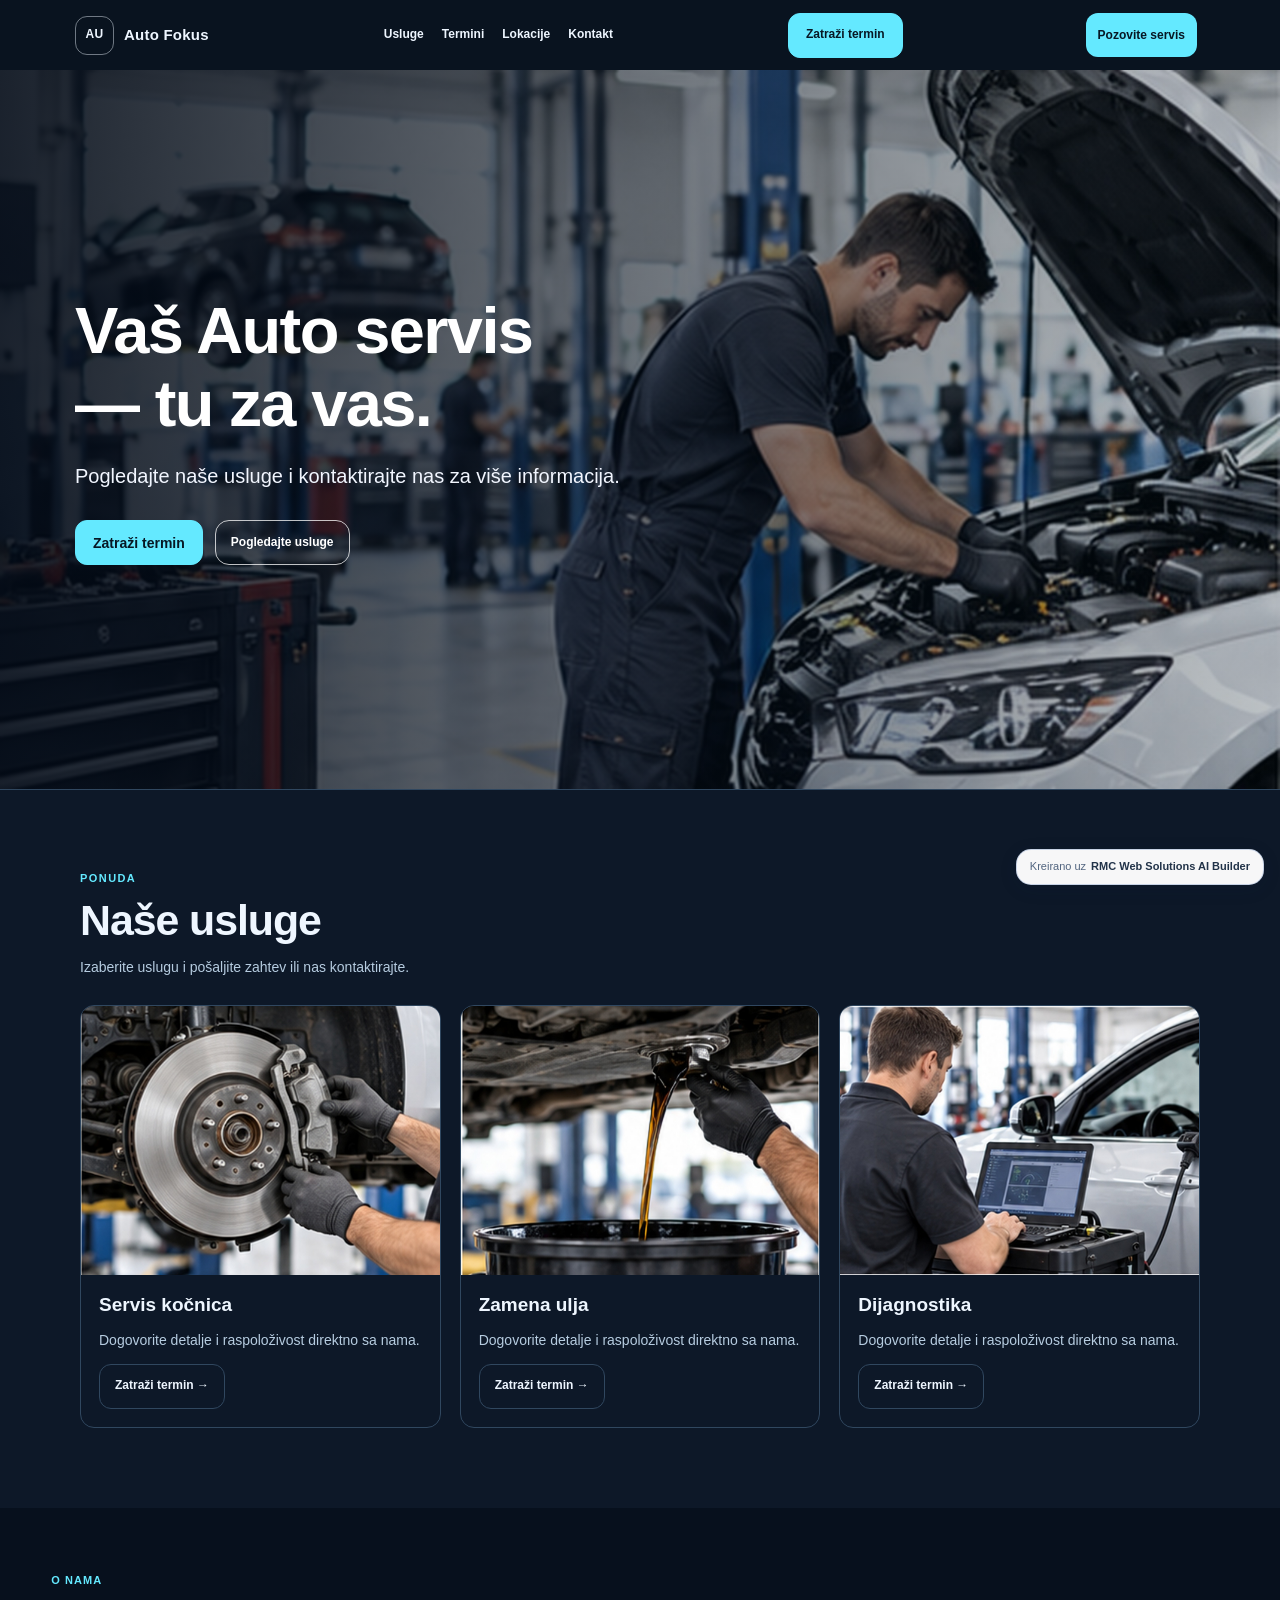
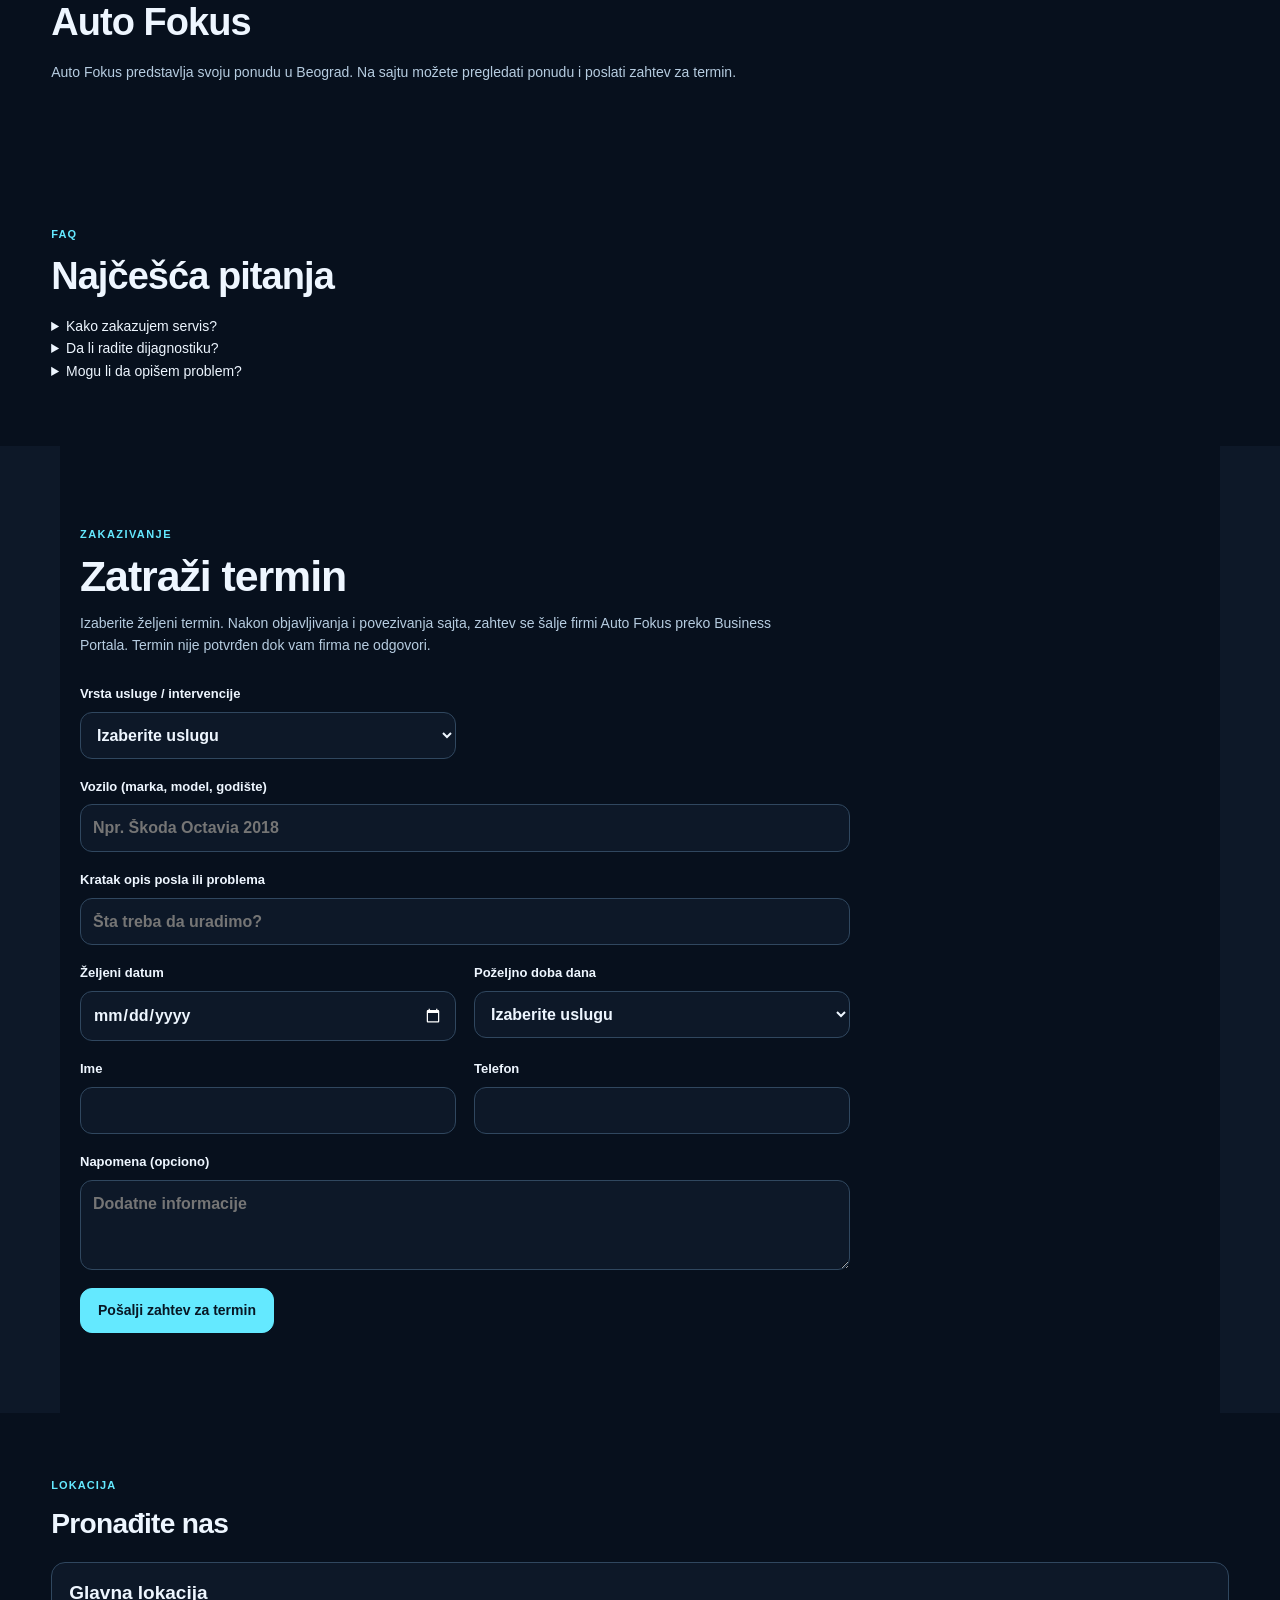
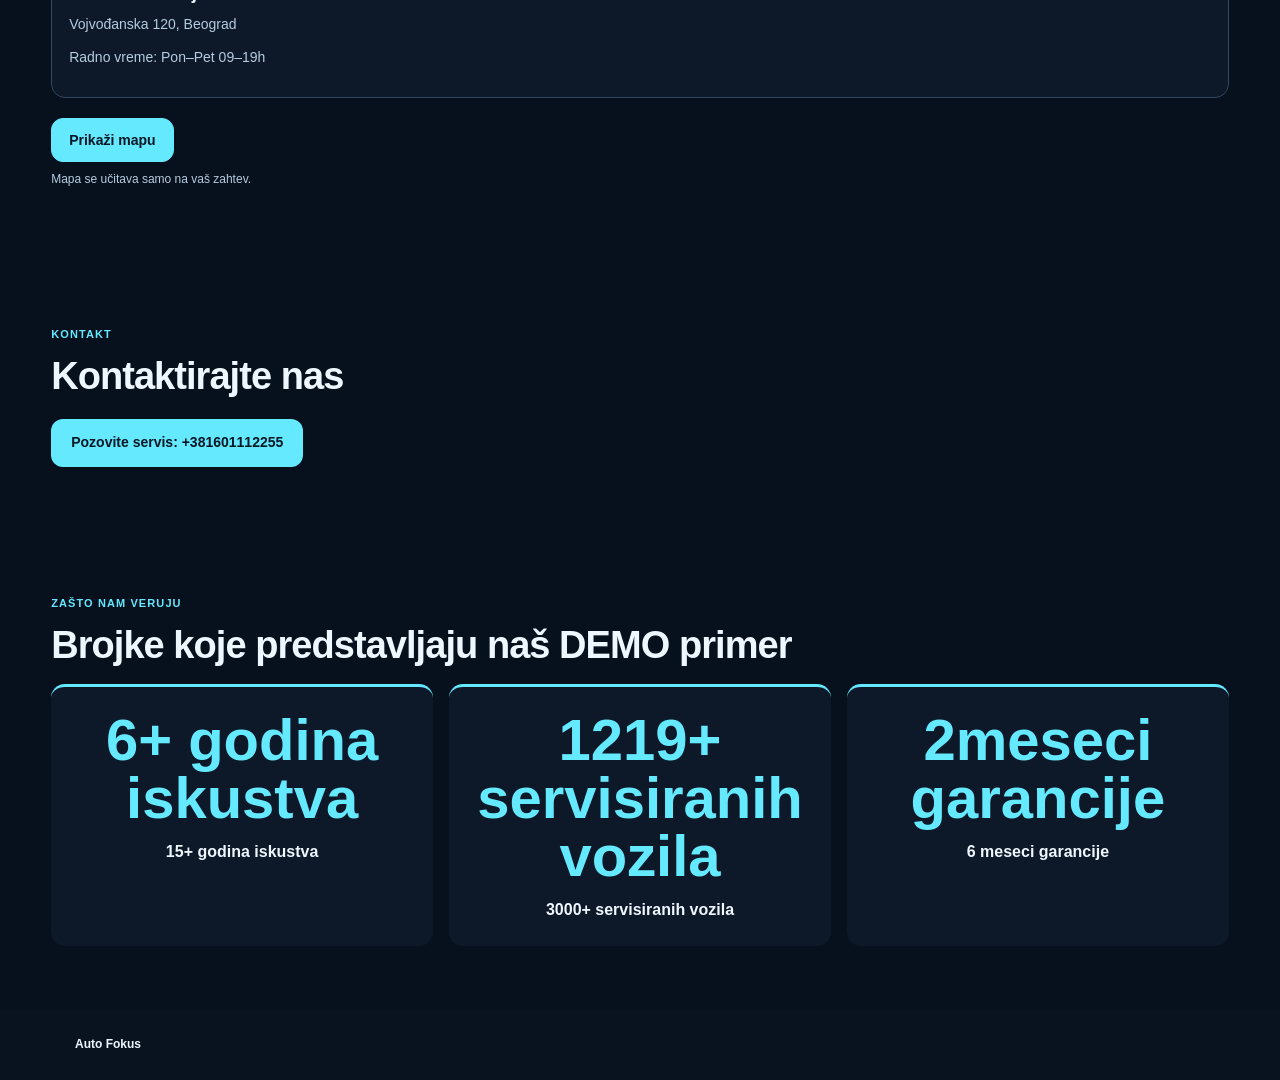
<file: demo-previews/auto-service/index.html>
<!doctype html><html lang="sr" data-style="tech"><head><meta charset="utf-8"><meta name="viewport" content="width=device-width, initial-scale=1"><meta name="theme-color" content="#16243a"><title>Auto Fokus</title><meta name="description" content="Pogledajte naše usluge i kontaktirajte nas za više informacija."><link rel="stylesheet" href="site.css"><link rel="stylesheet" href="booking.css"><link rel="stylesheet" href="visual-system.css"><link rel="stylesheet" href="global-modal.css"><style id="ws-v454-contact-css">
.ws-location-section,.ws-v454-contact{clear:both;scroll-margin-top:110px}
.ws-v454-contact{max-width:1280px;margin:0 auto;padding:clamp(30px,5vw,72px) clamp(20px,4vw,64px);background:var(--section-bg,#f8fafc);color:var(--ink,#17263c);font-family:var(--body-font,Arial,sans-serif)}
.ws-v454-contact h2{font:750 clamp(24px,3vw,38px)/1.25 var(--display-font,Arial,sans-serif);color:var(--ink,#17263c);margin:10px 0 18px}.ws-structured-grid{display:grid;grid-template-columns:repeat(auto-fit,minmax(180px,1fr));gap:16px}.ws-structured-grid article{padding:18px;border:1px solid #dbe5e3;border-radius:12px;background:#fff}.ws-counter{display:block;font-size:clamp(34px,5vw,58px);line-height:1;color:var(--accent,#1e5bca);font-weight:800;margin:0 0 12px}.ws-trust-counter-strip{display:grid;grid-template-columns:repeat(3,minmax(0,1fr));gap:16px}.ws-trust-counter-strip article{text-align:center;padding:24px 14px;border-top:3px solid var(--accent,#1e5bca);background:#fff}.ws-trust-counter-strip h3{margin:0;font-size:16px}.ws-reference-slider{display:flex;gap:16px;overflow-x:auto;padding:4px 2px 14px;scroll-snap-type:x mandatory}.ws-reference-slider article{flex:0 0 min(290px,78vw);scroll-snap-align:start;border:1px solid #dbe5e3;border-radius:12px;overflow:hidden;background:#fff}.ws-reference-slider img,.ws-reference-logo-empty{width:100%;height:154px;object-fit:contain;background:#f3f6f7;padding:18px}.ws-reference-logo-empty{display:grid;place-items:center;color:#627187;font-weight:700}.ws-reference-slider article>div:last-child{padding:16px}.ws-reference-slider h3{margin:6px 0}.ws-reference-slider p{margin:0 0 10px}@media(max-width:640px){.ws-trust-counter-strip{grid-template-columns:1fr;gap:10px}.ws-trust-counter-strip article{padding:18px}}
.ws-v454-contact-row{display:flex;gap:12px;align-items:center;flex-wrap:wrap}
.ws-v454-contact .ws-v454-phone{display:inline-flex;align-items:center;justify-content:center;gap:8px;min-height:48px;padding:12px 20px;border-radius:var(--button-radius,11px);background:var(--accent,#1e5bca);color:var(--on-accent,#fff)!important;border:0;text-decoration:none;font-weight:800;white-space:normal;overflow-wrap:anywhere}
.ws-v454-contact .ws-v454-phone:focus-visible{outline:3px solid #6fa6ff;outline-offset:3px}
.ws-v454-contact .ws-v454-extra{display:inline-flex;align-items:center;color:var(--accent,#264e88);overflow-wrap:anywhere;min-height:44px}
.ws-v454-contact .service-contact-form{width:100%;margin-top:22px}
.ws-v454-map-title{font-size:clamp(20px,2.2vw,30px)!important}
.ws-editor-section{clear:both;max-width:1280px;margin:0 auto;padding:clamp(30px,5vw,72px) clamp(20px,4vw,64px);background:var(--section-bg,#f8fafc);color:var(--ink,#17263c);font-family:var(--body-font,Arial,sans-serif)}.ws-editor-section h2{font:750 clamp(24px,3vw,38px)/1.25 var(--display-font,Arial,sans-serif);margin:10px 0 14px}.ws-editor-section p{max-width:760px;line-height:1.65}.ws-editor-section .primary{display:inline-flex;margin-top:10px}
.ws-editor-form{display:grid;grid-template-columns:repeat(2,minmax(0,1fr));gap:14px;max-width:760px;margin-top:24px}.ws-editor-form label{display:grid;gap:7px;font-weight:700}.ws-editor-form input,.ws-editor-form textarea,.ws-editor-form select{padding:12px;border:1px solid #cad5e2;border-radius:8px;font:inherit;background:#fff}.ws-editor-form .wide{grid-column:1/-1}.ws-editor-form .check{display:flex;align-items:center;gap:8px}.ws-editor-form .form-status{grid-column:1/-1;margin:0;color:#27645d;font-weight:700}
@media(max-width:690px){.ws-v454-contact{padding:32px 17px}.ws-v454-contact .ws-v454-phone{width:100%;text-align:center}}
.ws-document-gallery{display:grid;grid-template-columns:repeat(3,minmax(0,1fr));gap:16px}.ws-document-thumb{padding:0;border:1px solid #dbe5e3;background:#fff;border-radius:12px;overflow:hidden;cursor:zoom-in}.ws-document-thumb img{display:block;width:100%;aspect-ratio:4/3;object-fit:contain;background:#fff}.ws-partner-strip{display:flex;justify-content:center;align-items:center;gap:clamp(24px,5vw,72px);flex-wrap:wrap;padding:18px 0}.ws-partner-strip a,.ws-partner-strip span{display:grid;place-items:center;min-width:120px;max-width:180px}.ws-partner-strip img{display:block;max-width:100%;max-height:82px;object-fit:contain;filter:grayscale(1);opacity:.8;transition:filter .2s,opacity .2s}.ws-partner-strip a:hover img,.ws-partner-strip a:focus-visible img,.ws-partner-strip span:hover img{filter:none;opacity:1}.ws-document-lightbox{position:fixed;inset:0;z-index:99999;display:grid;place-items:center;padding:24px;background:rgba(10,20,35,.82)}.ws-document-lightbox__panel{max-width:min(1100px,96vw);max-height:92vh;position:relative}.ws-document-lightbox img{display:block;max-width:100%;max-height:88vh;object-fit:contain;background:#fff}.ws-document-lightbox button{position:absolute;right:8px;top:8px;border:0;border-radius:50%;width:38px;height:38px;background:#fff;color:#111;font-size:24px;cursor:pointer}.ws-document-lightbox a{display:inline-block;margin-top:12px;color:#fff;font-weight:800}@media(max-width:640px){.ws-document-gallery{grid-template-columns:1fr;gap:12px}.ws-partner-strip{gap:28px}.ws-partner-strip a,.ws-partner-strip span{min-width:96px;max-width:130px}}.ws-about-copy{max-width:760px}.ws-team-grid{display:grid;grid-template-columns:repeat(auto-fit,minmax(220px,320px));justify-content:start;gap:16px;margin-top:28px}.ws-team-card{width:100%;max-width:320px;overflow:hidden;border:1px solid #dbe5e3;border-radius:12px;background:#fff}.ws-team-card img{display:block;width:100%;height:auto;aspect-ratio:4/3;object-fit:cover}.ws-team-card div{padding:18px}.ws-team-card h3{margin:0}.ws-team-role{margin:6px 0 0;color:var(--accent,#1e5bca);font-weight:750}.ws-team-card p:last-child{margin-bottom:0}.ws-review-stars{color:#e5a000;letter-spacing:2px;font-size:22px;line-height:1}@media(max-width:720px){.ws-team-grid{grid-template-columns:1fr}}.ws-portfolio-gallery{display:grid;grid-template-columns:repeat(3,minmax(0,1fr));gap:16px}.ws-portfolio-gallery a,.ws-portfolio-gallery button{display:block;padding:0;border:0;border-radius:12px;overflow:hidden;background:#fff;cursor:pointer}.ws-portfolio-gallery img{display:block;width:100%;aspect-ratio:4/3;object-fit:cover;transition:transform .25s}.ws-portfolio-gallery a:hover img,.ws-portfolio-gallery a:focus-visible img,.ws-portfolio-gallery button:hover img,.ws-portfolio-gallery button:focus-visible img{transform:scale(1.035)}@media(max-width:640px){.ws-portfolio-gallery{grid-template-columns:1fr;gap:12px}}</style><link rel="stylesheet" href="site-system.css"><meta name="robots" content="index,follow"><meta property="og:title" content="Auto Fokus"><meta property="og:description" content="Pogledajte naše usluge i kontaktirajte nas za više informacija."></head><body>
<header class="site-header"><div class="brandmark"><span class="monogram">AU</span><span>Auto Fokus</span></div><nav aria-label="Glavna navigacija"><a href="#usluge">Usluge</a><a href="#zakazivanje">Termini</a><a href="#lokacije">Lokacije</a><a href="#kontakt">Kontakt</a></nav><a class="header-cta" href="#zakazivanje">Zatraži termin</a><a class="ws-header-call" href="tel:+381601112255">Pozovite servis</a></header><a class="ws-demo-badge" data-system="demoBadge" href="https://retailmediacenter.com/web-solutions/?source=demo-site&amp;business=auto-service" target="_blank" rel="noopener noreferrer" aria-label="Kreirano uz RMC Web Solutions AI Builder"><span class="ws-badge-intro">Kreirano uz</span><span class="ws-demo-label">RMC Web Solutions AI Builder</span></a>
<main><section class="hero service-hero" style="--hero-image:url('assets/images/curated/services/auto-service/hero/auto_service_hero_01.jpg')"><div class="hero-content"><h1>Vaš Auto servis — tu za vas.</h1><p>Pogledajte naše usluge i kontaktirajte nas za više informacija.</p><div class="hero-actions"><a href="#zakazivanje" class="primary">Zatraži termin</a><a href="#usluge" class="outline-light">Pogledajte usluge</a></div></div></section>
<section class="site-section services-section" id="usluge"><div class="section-heading"><div><div class="kicker">PONUDA</div><h2>Naše usluge</h2><p>Izaberite uslugu i pošaljite zahtev ili nas kontaktirajte.</p></div></div><div class="service-grid"><article class="service-card"><img src="assets/images/curated/services/auto-service/services/auto_service_service_03_brake_service.jpg" loading="lazy" alt="Servis kočnica"><div class="service-card-body"><h3>Servis kočnica</h3><p>Dogovorite detalje i raspoloživost direktno sa nama.</p><a href="#zakazivanje" class="secondary" data-service="Servis kočnica">Zatraži termin →</a></div></article><article class="service-card"><img src="assets/images/curated/services/auto-service/services/auto_service_service_02_oil_change.jpg" loading="lazy" alt="Zamena ulja"><div class="service-card-body"><h3>Zamena ulja</h3><p>Dogovorite detalje i raspoloživost direktno sa nama.</p><a href="#zakazivanje" class="secondary" data-service="Zamena ulja">Zatraži termin →</a></div></article><article class="service-card"><img src="assets/images/curated/services/auto-service/services/auto_service_service_04_vehicle_diagnostics.jpg" loading="lazy" alt="Dijagnostika"><div class="service-card-body"><h3>Dijagnostika</h3><p>Dogovorite detalje i raspoloživost direktno sa nama.</p><a href="#zakazivanje" class="secondary" data-service="Dijagnostika">Zatraži termin →</a></div></article></div></section>

<section class="site-section ws-editor-section ws-about" id="o-nama"><div class="kicker">O NAMA</div><h2>Auto Fokus</h2><p class="ws-about-copy">Auto Fokus predstavlja svoju ponudu u Beograd. Na sajtu možete pregledati ponudu i poslati zahtev za termin.</p></section><section class="site-section ws-editor-section ws-structured faq" id="faq"><div class="kicker">FAQ</div><h2>Najčešća pitanja</h2><details><summary>Kako zakazujem servis?</summary><p>Izaberite uslugu, datum i željeni deo dana. Servis zatim potvrđuje termin.</p></details><details><summary>Da li radite dijagnostiku?</summary><p>Da. Dijagnostika je dostupna kao posebna servisna usluga.</p></details><details><summary>Mogu li da opišem problem?</summary><p>Da. U napomeni navedite simptome koje ste primetili na vozilu.</p></details></section><section class="site-section booking-service" id="zakazivanje"><div class="section-heading"><div class="kicker">ZAKAZIVANJE</div><h2>Zatraži termin</h2><p>Izaberite željeni termin. Nakon objavljivanja i povezivanja sajta, zahtev se šalje firmi Auto Fokus preko Business Portala. Termin nije potvrđen dok vam firma ne odgovori.</p></div><form class="service-request-form" id="requestForm" data-mode="request-slot">
    <label class="">Vrsta usluge / intervencije<select name="service" required><option value="" disabled selected>Izaberite uslugu</option><option value="Mali servis">Mali servis</option><option value="Dijagnostika">Dijagnostika</option><option value="Kočioni sistem">Kočioni sistem</option></select></label><label class="wide">Vozilo (marka, model, godište)<input name="vehicle" type="text" required maxlength="100" placeholder="Npr. Škoda Octavia 2018"></label><label class="wide">Kratak opis posla ili problema<input name="issue" type="text" required maxlength="180" placeholder="Šta treba da uradimo?"></label><label class="">Željeni datum<input name="date" type="date" required></label><label class="">Poželjno doba dana<select name="daypart" required><option value="" disabled selected>Izaberite uslugu</option><option value="Prepodne">Prepodne</option><option value="Popodne">Popodne</option><option value="Bilo kada">Bilo kada</option></select></label><label class="">Ime<input name="name" type="text" autocomplete="name" required maxlength="90"></label><label class="">Telefon<input name="phone" type="tel" autocomplete="tel" required maxlength="35"></label><label class="wide">Napomena (opciono)<textarea name="note" rows="2" maxlength="350" placeholder="Dodatne informacije"></textarea></label><button type="submit" class="primary wide">Pošalji zahtev za termin</button>
  </form></section><section class="site-section ws-location-section" id="lokacije" aria-labelledby="ws-locations-title">
 <div class="kicker">LOKACIJA</div><h2 class="ws-v454-map-title" id="ws-locations-title">Pronađite nas</h2>
 <div class="ws-place-grid"><article class="ws-place"><h3>Glavna lokacija</h3><p class="ws-place-address">Vojvođanska 120, Beograd</p>
 <p class="ws-place-hours">Radno vreme: Pon–Pet 09–19h</p></article></div><div class="ws-map-wrap"><button type="button" class="ws-map-load" data-ws-map="Vojvođanska 120, Beograd">Prikaži mapu</button><p class="ws-map-hint">Mapa se učitava samo na vaš zahtev.</p><div class="ws-map-host" aria-live="polite"></div></div></section><section class="site-section ws-v454-contact" id="kontakt" aria-labelledby="ws-v454-contact-heading">
 <div class="kicker">KONTAKT</div><h2 id="ws-v454-contact-heading">Kontaktirajte nas</h2>
 <div class="ws-v454-contact-row"><a class="ws-v454-phone" href="tel:+381601112255">Pozovite servis: +381601112255</a></div></section><section class="site-section ws-editor-section ws-trust-counters" id="trust"><div class="kicker">ZAŠTO NAM VERUJU</div><h2>Brojke koje predstavljaju naš DEMO primer</h2><div class="ws-trust-counter-strip"><article><strong class="ws-counter" data-counter="15" data-suffix="+ godina iskustva">0+ godina iskustva</strong><h3>15+ godina iskustva</h3></article><article><strong class="ws-counter" data-counter="3000" data-suffix="+ servisiranih vozila">0+ servisiranih vozila</strong><h3>3000+ servisiranih vozila</h3></article><article><strong class="ws-counter" data-counter="6" data-suffix="meseci garancije">0meseci garancije</strong><h3>6 meseci garancije</h3></article></div></section></main>
<footer class="site-footer"><strong>Auto Fokus</strong></footer>
<a class="service-mobile-cta" href="#zakazivanje">Zatraži termin ↑</a>
<dialog id="requestDialog" class="site-dialog service-dialog booking-submit-dialog" aria-label="Status zahteva"><div class="dialog-pad booking-submit-state"><section id="bookingSubmitPreview" hidden aria-live="polite"><div class="kicker">DEMONSTRACIONI PREGLED</div><h2>Ovako radi slanje rezervacije</h2><p>Zahtev nije poslat. Preuzmite sajt i povežite ga sa Business Portalom da biste aktivirali prijem rezervacija.</p><button type="button" class="primary" data-close>Zatvori</button></section><section id="bookingSubmitSending" aria-live="polite"><div class="kicker">SLANJE ZAHTEVA</div><h2>Šaljemo zahtev…</h2><p>Sačekajte potvrdu sistema.</p></section><section id="bookingSubmitSuccess" hidden aria-live="polite"><div class="kicker">ZAHTEV JE POSLAT</div><h2>Zahtev je uspešno poslat!</h2><p class="booking-code-label">Vaš rezervacioni kod:</p><strong id="bookingReservationCode" class="booking-confirmation-code"></strong><p>Termin još nije potvrđen. Auto Fokus će vas kontaktirati radi potvrde.</p><button type="button" class="primary" data-close>Zatvori</button></section><section id="bookingSubmitError" hidden aria-live="polite"><div class="kicker">SLANJE NIJE USPELO</div><h2>Zahtev nije poslat</h2><p id="bookingSubmitErrorText"></p><div class="dialog-actions"><button type="button" class="secondary" data-close>Zatvori</button><button type="button" class="primary" data-booking-retry>Pokušajte ponovo</button></div></section></div></dialog>
<script id="bookingData" type="application/json">{"business":{"name":"Auto Fokus","id":"auto-service"},"contact":{"phone":"+381601112255"},"formTransport":"portal","booking":{"enabled":true,"mode":"request-slot","timingMode":"DAY_PART","offerings":["Mali servis","Dijagnostika","Kočioni sistem"],"services":[{"id":"auto-service-booking-1","name":"Mali servis"},{"id":"autoservice-3","name":"Dijagnostika"},{"id":"auto-service-booking-3","name":"Kočioni sistem"}],"form":{"fields":[],"successMessage":""}},"bookingTransport":null}</script><script src="booking-runtime.js" defer></script><script src="global-modal.js" defer></script><script src="site-system.js" defer></script><script>document.addEventListener("DOMContentLoaded",function(){const counters=document.querySelectorAll("[data-counter]");const start=function(node){const target=Number(node.dataset.counter)||0,startTime=performance.now(),duration=900;const tick=function(now){const value=Math.round(target*Math.min(1,(now-startTime)/duration));node.textContent=value+(node.dataset.suffix||"");if(value<target)requestAnimationFrame(tick);};requestAnimationFrame(tick);};if("IntersectionObserver" in window){const observer=new IntersectionObserver(entries=>entries.forEach(entry=>{if(entry.isIntersecting){start(entry.target);observer.unobserve(entry.target);}}),{threshold:.35});counters.forEach(node=>observer.observe(node));}else{counters.forEach(start);}});document.addEventListener("click",function(event){const trigger=event.target.closest("[data-lightbox-image]");if(!trigger)return;event.preventDefault();const overlay=document.createElement("div"),panel=document.createElement("div"),image=document.createElement("img"),close=document.createElement("button");overlay.className="ws-document-lightbox";panel.className="ws-document-lightbox__panel";image.src=trigger.dataset.lightboxImage;image.alt="Uvećani dokument";close.type="button";close.setAttribute("aria-label","Zatvori");close.textContent="×";panel.append(image,close);if(trigger.dataset.documentLink){const link=document.createElement("a");link.href=trigger.dataset.documentLink;link.target="_blank";link.rel="noopener noreferrer";link.textContent="Otvori izvor ↗";panel.append(link);}overlay.append(panel);document.body.append(overlay);const dismiss=()=>overlay.remove();close.addEventListener("click",dismiss);overlay.addEventListener("click",e=>{if(e.target===overlay)dismiss();});});document.addEventListener("submit",function(e){const f=e.target.closest("[data-rmc-creator-form]");if(!f)return;e.preventDefault();if(!f.reportValidity())return;const lines=[f.dataset.title,"",...Array.from(new FormData(f).entries()).map(x=>x[0]+": "+x[1])];const status=f.querySelector(".form-status");status.textContent=f.dataset.success;location.href="mailto:"+encodeURIComponent(f.dataset.recipient)+"?subject="+encodeURIComponent(f.dataset.title)+"&body="+encodeURIComponent(lines.join("\n"));});</script></body></html>
</file>
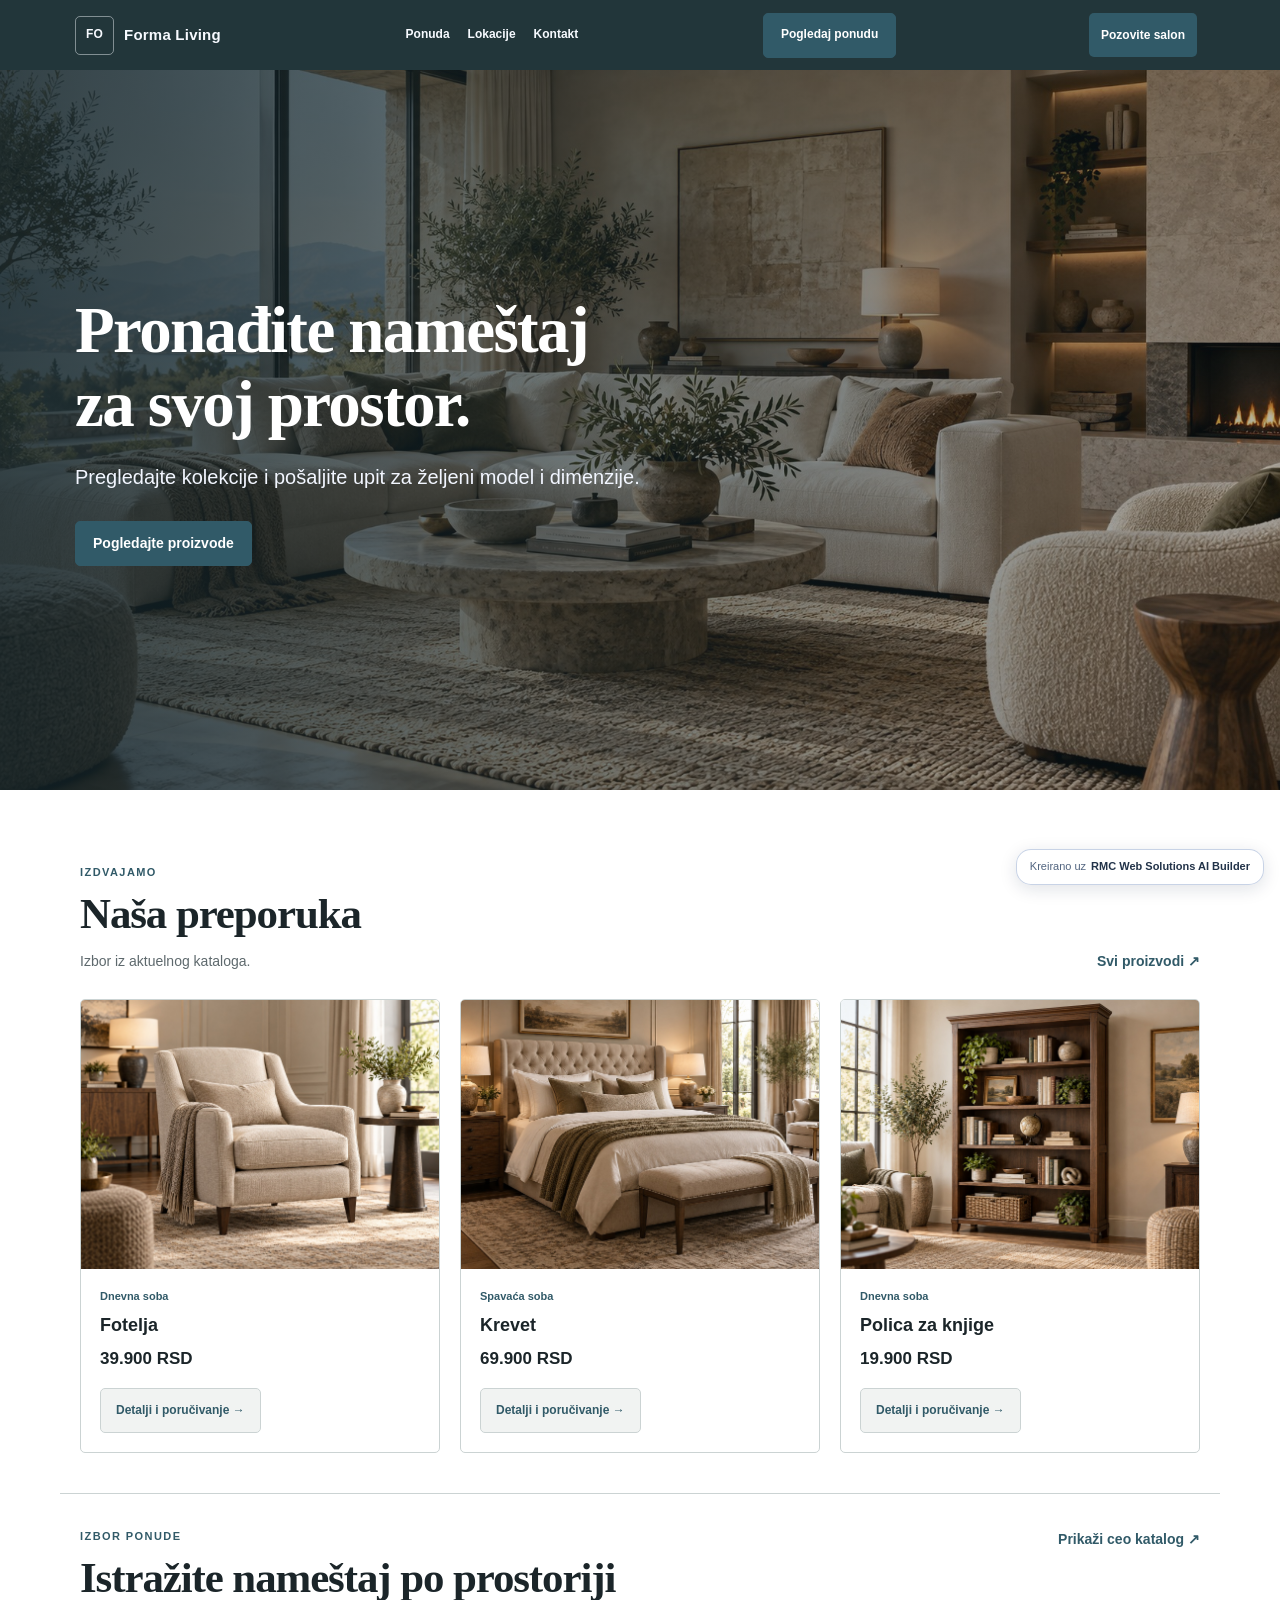
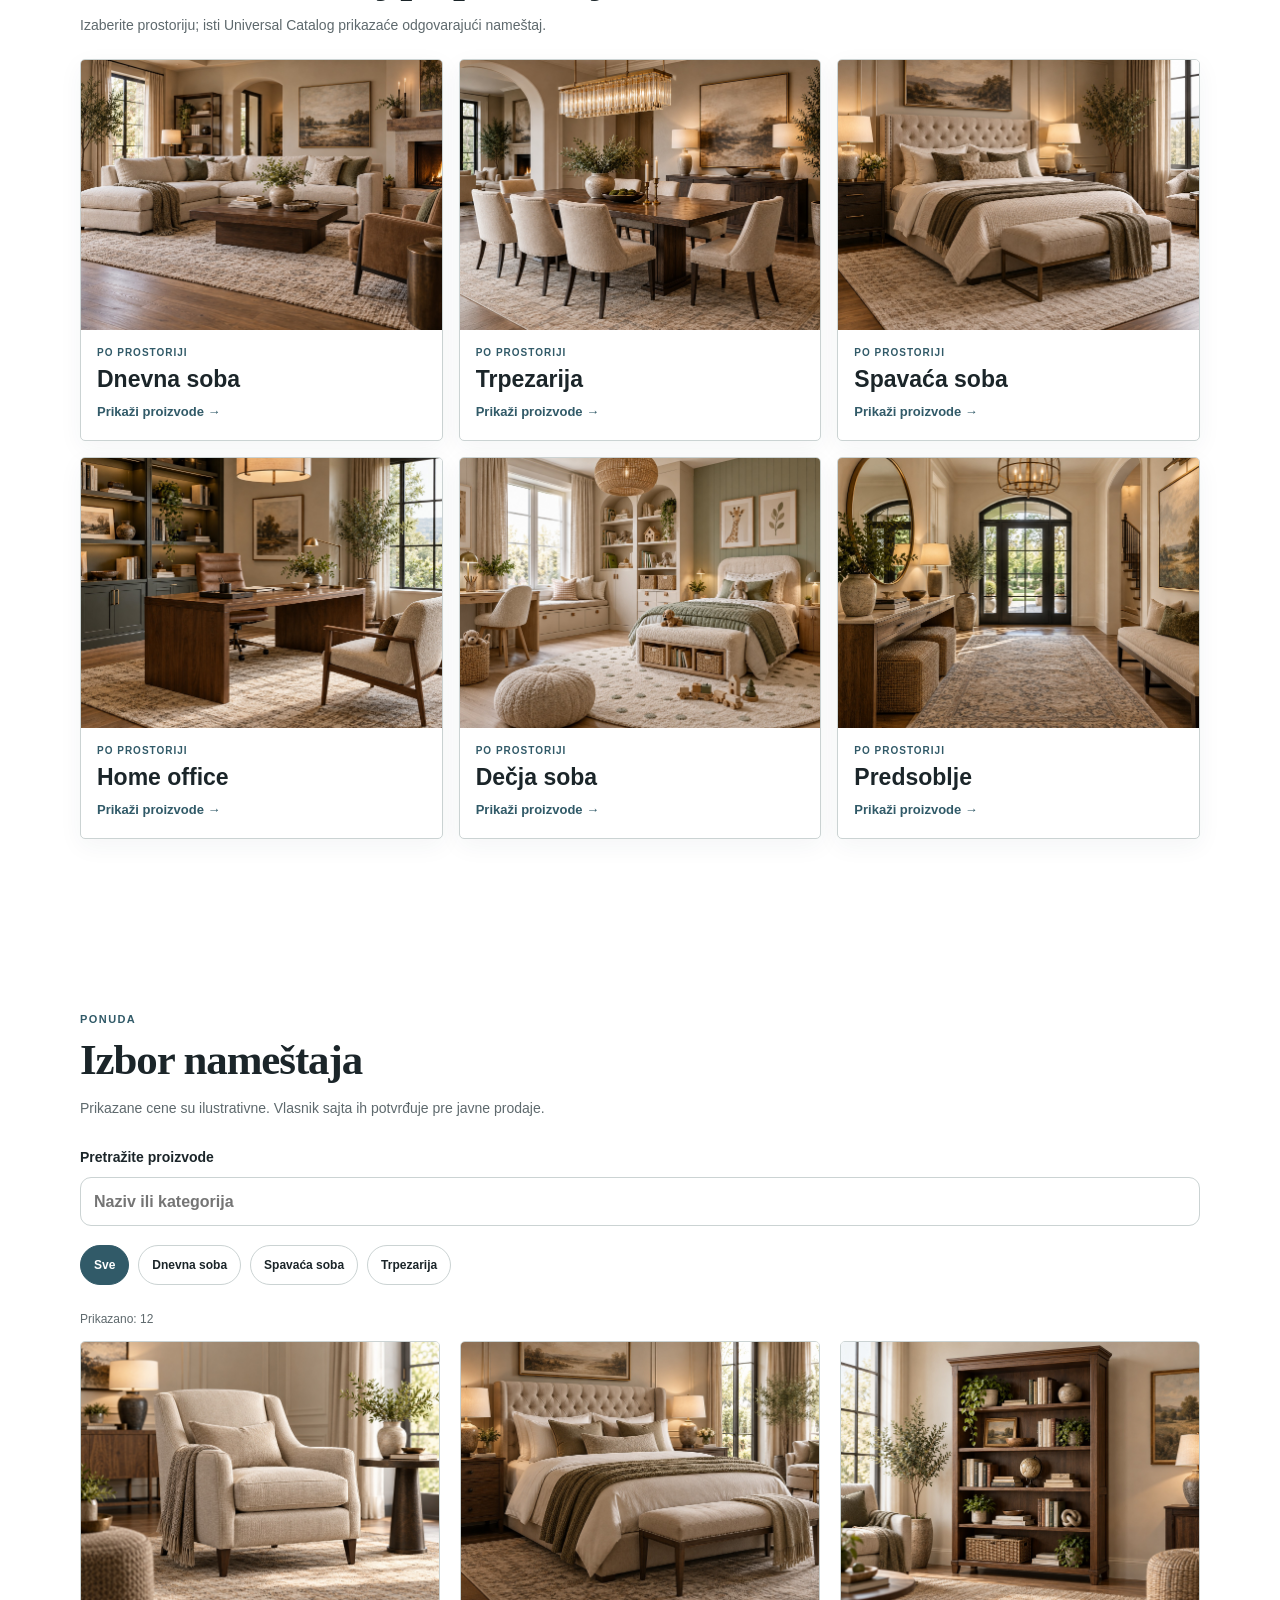
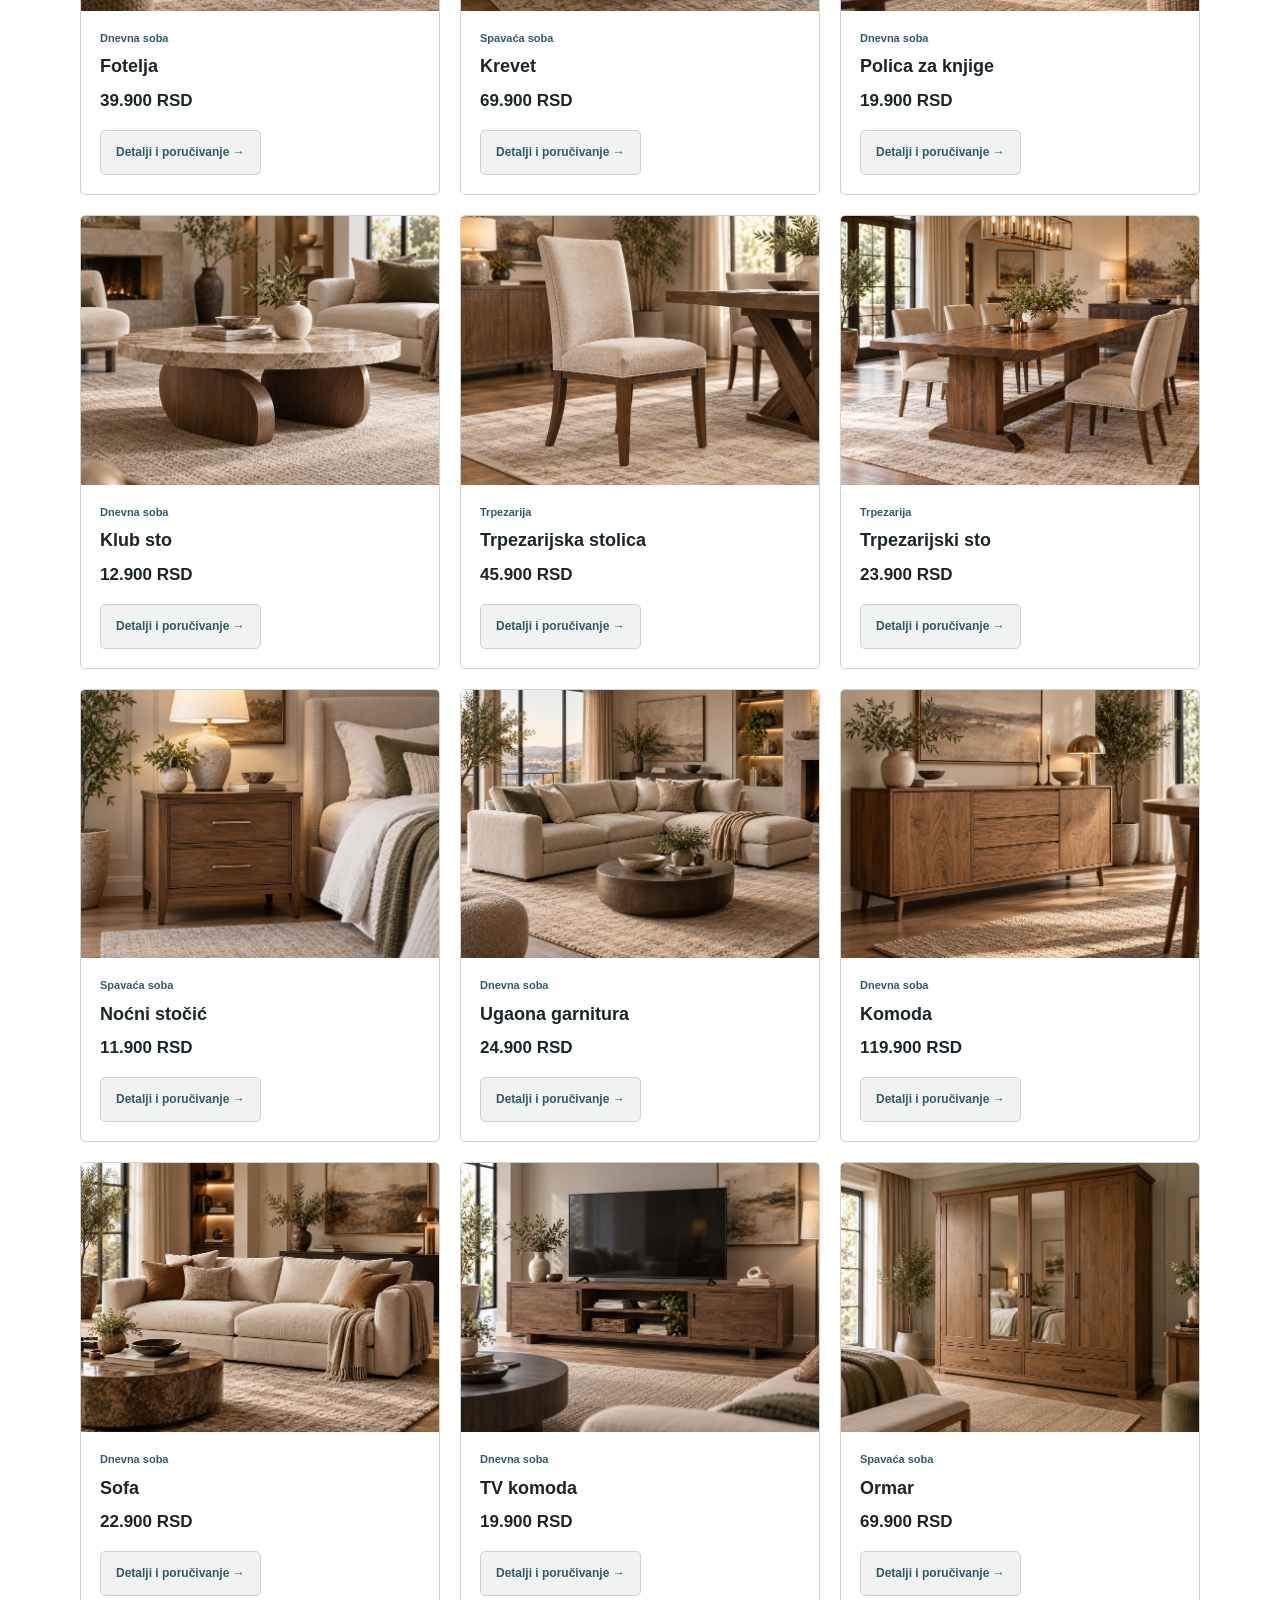
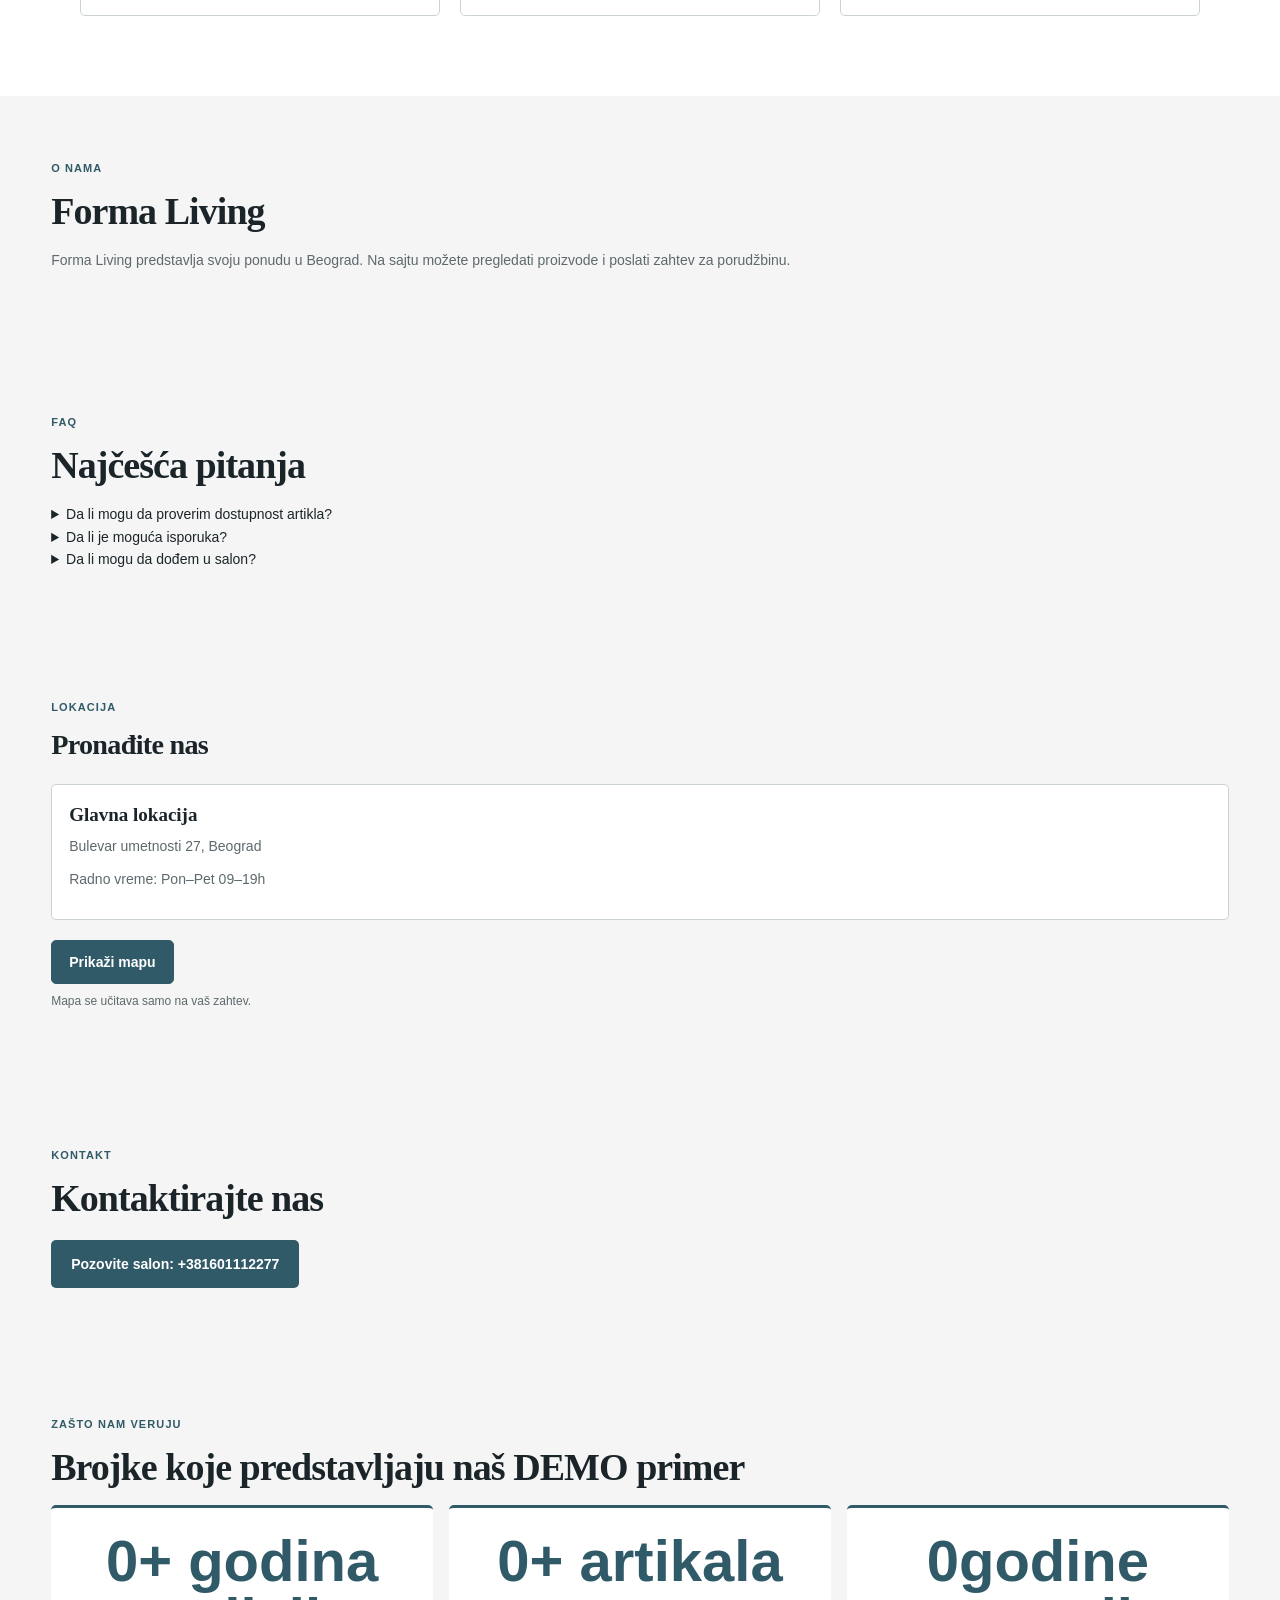
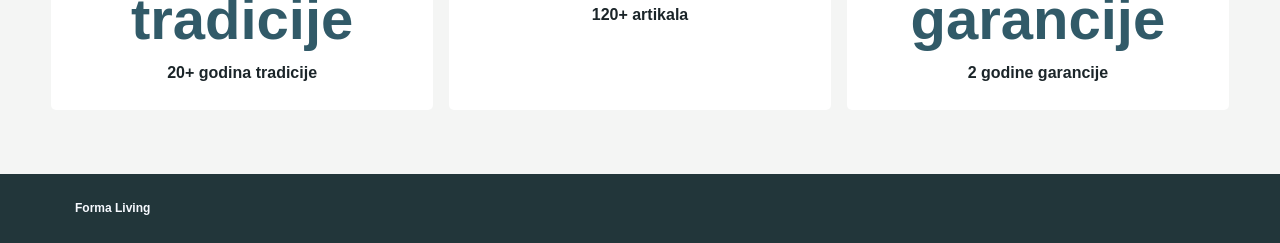
<file: demo-previews/namestaj/index.html>
<!doctype html><html lang="sr" data-style="traditional"><head><meta charset="utf-8"><meta name="viewport" content="width=device-width, initial-scale=1"><meta name="theme-color" content="#14253b"><title>Forma Living</title><meta name="description" content="Pregledajte kolekcije i pošaljite upit za željeni model i dimenzije."><link rel="stylesheet" href="site.css"><link rel="stylesheet" href="visual-system.css"><link rel="stylesheet" href="global-modal.css"><style id="ws-v454-contact-css">
.ws-location-section,.ws-v454-contact{clear:both;scroll-margin-top:110px}
.ws-v454-contact{max-width:1280px;margin:0 auto;padding:clamp(30px,5vw,72px) clamp(20px,4vw,64px);background:var(--section-bg,#f8fafc);color:var(--ink,#17263c);font-family:var(--body-font,Arial,sans-serif)}
.ws-v454-contact h2{font:750 clamp(24px,3vw,38px)/1.25 var(--display-font,Arial,sans-serif);color:var(--ink,#17263c);margin:10px 0 18px}.ws-structured-grid{display:grid;grid-template-columns:repeat(auto-fit,minmax(180px,1fr));gap:16px}.ws-structured-grid article{padding:18px;border:1px solid #dbe5e3;border-radius:12px;background:#fff}.ws-counter{display:block;font-size:clamp(34px,5vw,58px);line-height:1;color:var(--accent,#1e5bca);font-weight:800;margin:0 0 12px}.ws-trust-counter-strip{display:grid;grid-template-columns:repeat(3,minmax(0,1fr));gap:16px}.ws-trust-counter-strip article{text-align:center;padding:24px 14px;border-top:3px solid var(--accent,#1e5bca);background:#fff}.ws-trust-counter-strip h3{margin:0;font-size:16px}.ws-reference-slider{display:flex;gap:16px;overflow-x:auto;padding:4px 2px 14px;scroll-snap-type:x mandatory}.ws-reference-slider article{flex:0 0 min(290px,78vw);scroll-snap-align:start;border:1px solid #dbe5e3;border-radius:12px;overflow:hidden;background:#fff}.ws-reference-slider img,.ws-reference-logo-empty{width:100%;height:154px;object-fit:contain;background:#f3f6f7;padding:18px}.ws-reference-logo-empty{display:grid;place-items:center;color:#627187;font-weight:700}.ws-reference-slider article>div:last-child{padding:16px}.ws-reference-slider h3{margin:6px 0}.ws-reference-slider p{margin:0 0 10px}@media(max-width:640px){.ws-trust-counter-strip{grid-template-columns:1fr;gap:10px}.ws-trust-counter-strip article{padding:18px}}
.ws-v454-contact-row{display:flex;gap:12px;align-items:center;flex-wrap:wrap}
.ws-v454-contact .ws-v454-phone{display:inline-flex;align-items:center;justify-content:center;gap:8px;min-height:48px;padding:12px 20px;border-radius:var(--button-radius,11px);background:var(--accent,#1e5bca);color:var(--on-accent,#fff)!important;border:0;text-decoration:none;font-weight:800;white-space:normal;overflow-wrap:anywhere}
.ws-v454-contact .ws-v454-phone:focus-visible{outline:3px solid #6fa6ff;outline-offset:3px}
.ws-v454-contact .ws-v454-extra{display:inline-flex;align-items:center;color:var(--accent,#264e88);overflow-wrap:anywhere;min-height:44px}
.ws-v454-contact .service-contact-form{width:100%;margin-top:22px}
.ws-v454-map-title{font-size:clamp(20px,2.2vw,30px)!important}
.ws-editor-section{clear:both;max-width:1280px;margin:0 auto;padding:clamp(30px,5vw,72px) clamp(20px,4vw,64px);background:var(--section-bg,#f8fafc);color:var(--ink,#17263c);font-family:var(--body-font,Arial,sans-serif)}.ws-editor-section h2{font:750 clamp(24px,3vw,38px)/1.25 var(--display-font,Arial,sans-serif);margin:10px 0 14px}.ws-editor-section p{max-width:760px;line-height:1.65}.ws-editor-section .primary{display:inline-flex;margin-top:10px}
.ws-editor-form{display:grid;grid-template-columns:repeat(2,minmax(0,1fr));gap:14px;max-width:760px;margin-top:24px}.ws-editor-form label{display:grid;gap:7px;font-weight:700}.ws-editor-form input,.ws-editor-form textarea,.ws-editor-form select{padding:12px;border:1px solid #cad5e2;border-radius:8px;font:inherit;background:#fff}.ws-editor-form .wide{grid-column:1/-1}.ws-editor-form .check{display:flex;align-items:center;gap:8px}.ws-editor-form .form-status{grid-column:1/-1;margin:0;color:#27645d;font-weight:700}
@media(max-width:690px){.ws-v454-contact{padding:32px 17px}.ws-v454-contact .ws-v454-phone{width:100%;text-align:center}}
.ws-document-gallery{display:grid;grid-template-columns:repeat(3,minmax(0,1fr));gap:16px}.ws-document-thumb{padding:0;border:1px solid #dbe5e3;background:#fff;border-radius:12px;overflow:hidden;cursor:zoom-in}.ws-document-thumb img{display:block;width:100%;aspect-ratio:4/3;object-fit:contain;background:#fff}.ws-partner-strip{display:flex;justify-content:center;align-items:center;gap:clamp(24px,5vw,72px);flex-wrap:wrap;padding:18px 0}.ws-partner-strip a,.ws-partner-strip span{display:grid;place-items:center;min-width:120px;max-width:180px}.ws-partner-strip img{display:block;max-width:100%;max-height:82px;object-fit:contain;filter:grayscale(1);opacity:.8;transition:filter .2s,opacity .2s}.ws-partner-strip a:hover img,.ws-partner-strip a:focus-visible img,.ws-partner-strip span:hover img{filter:none;opacity:1}.ws-document-lightbox{position:fixed;inset:0;z-index:99999;display:grid;place-items:center;padding:24px;background:rgba(10,20,35,.82)}.ws-document-lightbox__panel{max-width:min(1100px,96vw);max-height:92vh;position:relative}.ws-document-lightbox img{display:block;max-width:100%;max-height:88vh;object-fit:contain;background:#fff}.ws-document-lightbox button{position:absolute;right:8px;top:8px;border:0;border-radius:50%;width:38px;height:38px;background:#fff;color:#111;font-size:24px;cursor:pointer}.ws-document-lightbox a{display:inline-block;margin-top:12px;color:#fff;font-weight:800}@media(max-width:640px){.ws-document-gallery{grid-template-columns:1fr;gap:12px}.ws-partner-strip{gap:28px}.ws-partner-strip a,.ws-partner-strip span{min-width:96px;max-width:130px}}.ws-about-copy{max-width:760px}.ws-team-grid{display:grid;grid-template-columns:repeat(auto-fit,minmax(220px,320px));justify-content:start;gap:16px;margin-top:28px}.ws-team-card{width:100%;max-width:320px;overflow:hidden;border:1px solid #dbe5e3;border-radius:12px;background:#fff}.ws-team-card img{display:block;width:100%;height:auto;aspect-ratio:4/3;object-fit:cover}.ws-team-card div{padding:18px}.ws-team-card h3{margin:0}.ws-team-role{margin:6px 0 0;color:var(--accent,#1e5bca);font-weight:750}.ws-team-card p:last-child{margin-bottom:0}.ws-review-stars{color:#e5a000;letter-spacing:2px;font-size:22px;line-height:1}@media(max-width:720px){.ws-team-grid{grid-template-columns:1fr}}.ws-portfolio-gallery{display:grid;grid-template-columns:repeat(3,minmax(0,1fr));gap:16px}.ws-portfolio-gallery a,.ws-portfolio-gallery button{display:block;padding:0;border:0;border-radius:12px;overflow:hidden;background:#fff;cursor:pointer}.ws-portfolio-gallery img{display:block;width:100%;aspect-ratio:4/3;object-fit:cover;transition:transform .25s}.ws-portfolio-gallery a:hover img,.ws-portfolio-gallery a:focus-visible img,.ws-portfolio-gallery button:hover img,.ws-portfolio-gallery button:focus-visible img{transform:scale(1.035)}@media(max-width:640px){.ws-portfolio-gallery{grid-template-columns:1fr;gap:12px}}</style><link rel="stylesheet" href="site-system.css"><meta name="robots" content="index,follow"><meta property="og:title" content="Forma Living"><meta property="og:description" content="Pregledajte kolekcije i pošaljite upit za željeni model i dimenzije."></head><body>
  <header class="site-header"><div class="brandmark" aria-label="Forma Living"><span class="monogram">FO</span><span>Forma Living</span></div><nav aria-label="Glavna navigacija"><a href="#ponuda">Ponuda</a><a href="#lokacije">Lokacije</a><a href="#kontakt">Kontakt</a></nav><a class="header-cta" href="#ponuda">Pogledaj ponudu</a><a class="ws-header-call" href="tel:+381601112277">Pozovite salon</a></header><a class="ws-demo-badge" data-system="demoBadge" href="https://retailmediacenter.com/web-solutions/?source=demo-site&amp;business=furniture-store" target="_blank" rel="noopener noreferrer" aria-label="Kreirano uz RMC Web Solutions AI Builder"><span class="ws-badge-intro">Kreirano uz</span><span class="ws-demo-label">RMC Web Solutions AI Builder</span></a>
  <main><section class="hero" style="--hero-image:url('assets/images/curated/retail/furniture-store/hero/furniture_store_hero_living_room_01.jpg')"><div class="hero-content"><h1>Pronađite nameštaj za svoj prostor.</h1><p>Pregledajte kolekcije i pošaljite upit za željeni model i dimenzije.</p><div class="hero-actions"><a class="primary" href="#ponuda">Pogledajte proizvode</a></div></div></section>
  <section class="site-section featured" id="izdvajamo"><div class="section-heading"><div><div class="kicker">IZDVAJAMO</div><h2>Naša preporuka</h2><p>Izbor iz aktuelnog kataloga.</p></div><a class="text-link" href="#ponuda">Svi proizvodi ↗</a></div><div class="card-grid"><article class="shop-card" data-card data-category="Dnevna soba" data-search="fotelja dnevna soba">
    <button class="product-image" type="button" data-product="furniture-store-1" aria-label="Detalji: Fotelja"><img src="assets/images/curated/retail/furniture-store/products/furniture_store_product_armchair_01.jpg" loading="lazy" alt="Fotelja"></button>
    <div class="shop-card-body"><small>Dnevna soba</small><h3>Fotelja</h3><strong>39.900 RSD</strong><button type="button" data-product="furniture-store-1" class="secondary">Detalji i poručivanje →</button></div>
  </article><article class="shop-card" data-card data-category="Spavaća soba" data-search="krevet spavaća soba">
    <button class="product-image" type="button" data-product="furniture-store-2" aria-label="Detalji: Krevet"><img src="assets/images/curated/retail/furniture-store/products/furniture_store_product_bed_01.jpg" loading="lazy" alt="Krevet"></button>
    <div class="shop-card-body"><small>Spavaća soba</small><h3>Krevet</h3><strong>69.900 RSD</strong><button type="button" data-product="furniture-store-2" class="secondary">Detalji i poručivanje →</button></div>
  </article><article class="shop-card" data-card data-category="Dnevna soba" data-search="polica za knjige dnevna soba">
    <button class="product-image" type="button" data-product="furniture-store-3" aria-label="Detalji: Polica za knjige"><img src="assets/images/curated/retail/furniture-store/products/furniture_store_product_bookshelf_01.jpg" loading="lazy" alt="Polica za knjige"></button>
    <div class="shop-card-body"><small>Dnevna soba</small><h3>Polica za knjige</h3><strong>19.900 RSD</strong><button type="button" data-product="furniture-store-3" class="secondary">Detalji i poručivanje →</button></div>
  </article></div></section>
  <style>.commerce-controller{padding-top:34px;padding-bottom:58px;border-top:1px solid var(--line)}.commerce-controller .section-heading{align-items:start;margin-bottom:22px}.commerce-controller .section-heading>div{max-width:680px}.commerce-controller-grid{display:grid;grid-template-columns:repeat(3,minmax(0,1fr));gap:16px}.commerce-controller-card{width:100%;padding:0;overflow:hidden;text-align:left;border:1px solid var(--line);border-radius:var(--radius);background:var(--surface);color:var(--ink);font:inherit;cursor:pointer;box-shadow:0 7px 24px #253b540d;transition:transform .2s ease,box-shadow .2s ease,border-color .2s ease}.commerce-controller-card:hover,.commerce-controller-card.is-active{transform:translateY(-2px);border-color:var(--accent);box-shadow:0 14px 34px #235fe322}.commerce-controller-card img,.commerce-controller-image-empty{display:block;width:100%;aspect-ratio:4/3;object-fit:cover;background:var(--surface2)}.commerce-controller-copy{display:block;padding:15px 16px 17px}.commerce-controller-copy small{display:block;margin-bottom:6px;color:var(--accent);font-size:10px;font-weight:900;letter-spacing:.1em;text-transform:uppercase}.commerce-controller-copy strong{display:block;font-size:clamp(18px,2vw,23px);line-height:1.12}.commerce-controller-copy em{display:block;margin-top:9px;color:var(--accent);font-size:13px;font-style:normal;font-weight:850}.commerce-controller-status{min-height:1.4em;margin:16px 0 0;color:var(--muted);font-size:13px;font-weight:700}.commerce-controller-card:focus-visible{outline:3px solid var(--accent);outline-offset:3px}@media(max-width:760px){.commerce-controller-grid{grid-template-columns:repeat(2,minmax(0,1fr));gap:12px}.commerce-controller-copy{padding:12px}.commerce-controller-copy strong{font-size:17px}}@media(max-width:390px){.commerce-controller{padding-inline:15px}.commerce-controller-copy em{font-size:11px}}</style><section class="site-section commerce-controller" id="izbor"><div class="section-heading"><div><div class="kicker">IZBOR PONUDE</div><h2>Istražite nameštaj po prostoriji</h2><p>Izaberite prostoriju; isti Universal Catalog prikazaće odgovarajući nameštaj.</p></div><a class="text-link" href="#ponuda" data-controller-reset>Prikaži ceo katalog ↗</a></div><div class="commerce-controller-grid"><button type="button" class="commerce-controller-card" data-controller-select data-controller-category="Dnevna soba" data-categories="" data-titles="" data-fields="Dnevna soba"><img src="assets/images/curated/retail/furniture-store/controller/rooms/furniture_store_room_living_room_01.jpg" loading="lazy" alt="Dnevna soba"><span class="commerce-controller-copy"><small>Po prostoriji</small><strong>Dnevna soba</strong><em>Prikaži proizvode →</em></span></button><button type="button" class="commerce-controller-card" data-controller-select data-controller-category="Trpezarija" data-categories="" data-titles="" data-fields="Trpezarija"><img src="assets/images/curated/retail/furniture-store/controller/rooms/furniture_store_room_dining_room_01.jpg" loading="lazy" alt="Trpezarija"><span class="commerce-controller-copy"><small>Po prostoriji</small><strong>Trpezarija</strong><em>Prikaži proizvode →</em></span></button><button type="button" class="commerce-controller-card" data-controller-select data-controller-category="Spavaća soba" data-categories="" data-titles="" data-fields="Spavaća soba"><img src="assets/images/curated/retail/furniture-store/controller/rooms/furniture_store_room_bedroom_01.jpg" loading="lazy" alt="Spavaća soba"><span class="commerce-controller-copy"><small>Po prostoriji</small><strong>Spavaća soba</strong><em>Prikaži proizvode →</em></span></button><button type="button" class="commerce-controller-card" data-controller-select data-controller-category="Home office" data-categories="" data-titles="" data-fields="Home office"><img src="assets/images/curated/retail/furniture-store/controller/rooms/furniture_store_room_home_office_01.jpg" loading="lazy" alt="Home office"><span class="commerce-controller-copy"><small>Po prostoriji</small><strong>Home office</strong><em>Prikaži proizvode →</em></span></button><button type="button" class="commerce-controller-card" data-controller-select data-controller-category="Dečja soba" data-categories="" data-titles="" data-fields="Dečja soba"><img src="assets/images/curated/retail/furniture-store/controller/rooms/furniture_store_room_kids_room_01.jpg" loading="lazy" alt="Dečja soba"><span class="commerce-controller-copy"><small>Po prostoriji</small><strong>Dečja soba</strong><em>Prikaži proizvode →</em></span></button><button type="button" class="commerce-controller-card" data-controller-select data-controller-category="Predsoblje" data-categories="" data-titles="" data-fields="Predsoblje"><img src="assets/images/curated/retail/furniture-store/controller/rooms/furniture_store_room_entryway_01.jpg" loading="lazy" alt="Predsoblje"><span class="commerce-controller-copy"><small>Po prostoriji</small><strong>Predsoblje</strong><em>Prikaži proizvode →</em></span></button></div><p class="commerce-controller-status" data-controller-status aria-live="polite"></p></section><script>document.addEventListener('click',function(e){const reset=e.target.closest('[data-controller-reset]');const root=e.target.closest('.commerce-controller')||document.querySelector('.commerce-controller');const clear=()=>{document.querySelectorAll('[data-card]').forEach(card=>card.hidden=false);document.querySelectorAll('[data-controller-select]').forEach(x=>x.classList.remove('is-active'));const search=document.querySelector('#catalogSearch');if(search)search.value='';document.querySelectorAll('[data-filter]').forEach((x,i)=>{const on=i===0;x.classList.toggle('is-active',on);x.setAttribute('aria-pressed',on?'true':'false')});const count=document.querySelector('#catalogCount');if(count)count.textContent='Prikazano: '+document.querySelectorAll('[data-card]').length;const status=root?.querySelector('[data-controller-status]');if(status)status.textContent='';};if(reset){e.preventDefault();clear();document.querySelector('#ponuda')?.scrollIntoView({behavior:'smooth',block:'start'});return}const b=e.target.closest('[data-controller-select]');if(!b)return;const exact=[...document.querySelectorAll('[data-filter]')].find(x=>(x.dataset.filter||'').toLocaleLowerCase()===String(b.dataset.controllerCategory||'').toLocaleLowerCase());if(exact){exact.click();document.querySelectorAll('[data-controller-select]').forEach(x=>x.classList.toggle('is-active',x===b));const status=root?.querySelector('[data-controller-status]');if(status)status.textContent=b.querySelector('strong')?.textContent+': kategorija je izabrana u katalogu.';document.querySelector('#ponuda')?.scrollIntoView({behavior:'smooth',block:'start'});return}const vals=k=>(b.dataset[k]||'').split('|').filter(Boolean).map(x=>x.toLocaleLowerCase());const cats=vals('categories').concat(vals('fields')),titles=vals('titles');let shown=0;document.querySelectorAll('[data-card]').forEach(card=>{const category=(card.dataset.category||'').toLocaleLowerCase(),text=(card.dataset.search||'').toLocaleLowerCase(),ok=!(cats.length||titles.length)||cats.includes(category)||titles.some(x=>text.includes(x));card.hidden=!ok;if(ok)shown++});document.querySelectorAll('[data-controller-select]').forEach(x=>x.classList.toggle('is-active',x===b));const count=document.querySelector('#catalogCount');if(count)count.textContent='Prikazano: '+shown;const status=root?.querySelector('[data-controller-status]');if(status)status.textContent=b.querySelector('strong')?.textContent+': '+shown+' proizvoda u katalogu.';document.querySelector('#ponuda')?.scrollIntoView({behavior:'smooth',block:'start'});});</script>
  <section class="site-section" id="ponuda"><div class="section-heading"><div><div class="kicker">PONUDA</div><h2>Izbor nameštaja</h2><p>Prikazane cene su ilustrativne. Vlasnik sajta ih potvrđuje pre javne prodaje.</p></div></div><div class="catalog-controls"><label class="search-label">Pretražite proizvode<input id="catalogSearch" type="search" placeholder="Naziv ili kategorija" aria-label="Pretražite proizvode"></label><div class="chips" role="group" aria-label="Kategorije"><button class="chip is-active" type="button" data-filter="Sve" aria-pressed="true">Sve</button><button class="chip" type="button" data-filter="Dnevna soba" aria-pressed="false">Dnevna soba</button><button class="chip" type="button" data-filter="Spavaća soba" aria-pressed="false">Spavaća soba</button><button class="chip" type="button" data-filter="Trpezarija" aria-pressed="false">Trpezarija</button></div></div><p class="count-note" id="catalogCount">Prikazano: 12</p><div class="card-grid" id="catalogGrid"><article class="shop-card" data-card data-category="Dnevna soba" data-search="fotelja dnevna soba">
    <button class="product-image" type="button" data-product="furniture-store-1" aria-label="Detalji: Fotelja"><img src="assets/images/curated/retail/furniture-store/products/furniture_store_product_armchair_01.jpg" loading="lazy" alt="Fotelja"></button>
    <div class="shop-card-body"><small>Dnevna soba</small><h3>Fotelja</h3><strong>39.900 RSD</strong><button type="button" data-product="furniture-store-1" class="secondary">Detalji i poručivanje →</button></div>
  </article><article class="shop-card" data-card data-category="Spavaća soba" data-search="krevet spavaća soba">
    <button class="product-image" type="button" data-product="furniture-store-2" aria-label="Detalji: Krevet"><img src="assets/images/curated/retail/furniture-store/products/furniture_store_product_bed_01.jpg" loading="lazy" alt="Krevet"></button>
    <div class="shop-card-body"><small>Spavaća soba</small><h3>Krevet</h3><strong>69.900 RSD</strong><button type="button" data-product="furniture-store-2" class="secondary">Detalji i poručivanje →</button></div>
  </article><article class="shop-card" data-card data-category="Dnevna soba" data-search="polica za knjige dnevna soba">
    <button class="product-image" type="button" data-product="furniture-store-3" aria-label="Detalji: Polica za knjige"><img src="assets/images/curated/retail/furniture-store/products/furniture_store_product_bookshelf_01.jpg" loading="lazy" alt="Polica za knjige"></button>
    <div class="shop-card-body"><small>Dnevna soba</small><h3>Polica za knjige</h3><strong>19.900 RSD</strong><button type="button" data-product="furniture-store-3" class="secondary">Detalji i poručivanje →</button></div>
  </article><article class="shop-card" data-card data-category="Dnevna soba" data-search="klub sto dnevna soba">
    <button class="product-image" type="button" data-product="furniture-store-4" aria-label="Detalji: Klub sto"><img src="assets/images/curated/retail/furniture-store/products/furniture_store_product_coffee_table_01.jpg" loading="lazy" alt="Klub sto"></button>
    <div class="shop-card-body"><small>Dnevna soba</small><h3>Klub sto</h3><strong>12.900 RSD</strong><button type="button" data-product="furniture-store-4" class="secondary">Detalji i poručivanje →</button></div>
  </article><article class="shop-card" data-card data-category="Trpezarija" data-search="trpezarijska stolica trpezarija">
    <button class="product-image" type="button" data-product="furniture-store-5" aria-label="Detalji: Trpezarijska stolica"><img src="assets/images/curated/retail/furniture-store/products/furniture_store_product_dining_chair_01.jpg" loading="lazy" alt="Trpezarijska stolica"></button>
    <div class="shop-card-body"><small>Trpezarija</small><h3>Trpezarijska stolica</h3><strong>45.900 RSD</strong><button type="button" data-product="furniture-store-5" class="secondary">Detalji i poručivanje →</button></div>
  </article><article class="shop-card" data-card data-category="Trpezarija" data-search="trpezarijski sto trpezarija">
    <button class="product-image" type="button" data-product="furniture-store-6" aria-label="Detalji: Trpezarijski sto"><img src="assets/images/curated/retail/furniture-store/products/furniture_store_product_dining_table_01.jpg" loading="lazy" alt="Trpezarijski sto"></button>
    <div class="shop-card-body"><small>Trpezarija</small><h3>Trpezarijski sto</h3><strong>23.900 RSD</strong><button type="button" data-product="furniture-store-6" class="secondary">Detalji i poručivanje →</button></div>
  </article><article class="shop-card" data-card data-category="Spavaća soba" data-search="noćni stočić spavaća soba">
    <button class="product-image" type="button" data-product="furniture-store-7" aria-label="Detalji: Noćni stočić"><img src="assets/images/curated/retail/furniture-store/products/furniture_store_product_nightstand_01.jpg" loading="lazy" alt="Noćni stočić"></button>
    <div class="shop-card-body"><small>Spavaća soba</small><h3>Noćni stočić</h3><strong>11.900 RSD</strong><button type="button" data-product="furniture-store-7" class="secondary">Detalji i poručivanje →</button></div>
  </article><article class="shop-card" data-card data-category="Dnevna soba" data-search="ugaona garnitura dnevna soba">
    <button class="product-image" type="button" data-product="furniture-store-8" aria-label="Detalji: Ugaona garnitura"><img src="assets/images/curated/retail/furniture-store/products/furniture_store_product_sectional_sofa_01.jpg" loading="lazy" alt="Ugaona garnitura"></button>
    <div class="shop-card-body"><small>Dnevna soba</small><h3>Ugaona garnitura</h3><strong>24.900 RSD</strong><button type="button" data-product="furniture-store-8" class="secondary">Detalji i poručivanje →</button></div>
  </article><article class="shop-card" data-card data-category="Dnevna soba" data-search="komoda dnevna soba">
    <button class="product-image" type="button" data-product="furniture-store-9" aria-label="Detalji: Komoda"><img src="assets/images/curated/retail/furniture-store/products/furniture_store_product_sideboard_01.jpg" loading="lazy" alt="Komoda"></button>
    <div class="shop-card-body"><small>Dnevna soba</small><h3>Komoda</h3><strong>119.900 RSD</strong><button type="button" data-product="furniture-store-9" class="secondary">Detalji i poručivanje →</button></div>
  </article><article class="shop-card" data-card data-category="Dnevna soba" data-search="sofa dnevna soba">
    <button class="product-image" type="button" data-product="furniture-store-10" aria-label="Detalji: Sofa"><img src="assets/images/curated/retail/furniture-store/products/furniture_store_product_sofa_01.jpg" loading="lazy" alt="Sofa"></button>
    <div class="shop-card-body"><small>Dnevna soba</small><h3>Sofa</h3><strong>22.900 RSD</strong><button type="button" data-product="furniture-store-10" class="secondary">Detalji i poručivanje →</button></div>
  </article><article class="shop-card" data-card data-category="Dnevna soba" data-search="tv komoda dnevna soba">
    <button class="product-image" type="button" data-product="furniture-store-11" aria-label="Detalji: TV komoda"><img src="assets/images/curated/retail/furniture-store/products/furniture_store_product_tv_console_01.jpg" loading="lazy" alt="TV komoda"></button>
    <div class="shop-card-body"><small>Dnevna soba</small><h3>TV komoda</h3><strong>19.900 RSD</strong><button type="button" data-product="furniture-store-11" class="secondary">Detalji i poručivanje →</button></div>
  </article><article class="shop-card" data-card data-category="Spavaća soba" data-search="ormar spavaća soba">
    <button class="product-image" type="button" data-product="furniture-store-12" aria-label="Detalji: Ormar"><img src="assets/images/curated/retail/furniture-store/products/furniture_store_product_wardrobe_01.jpg" loading="lazy" alt="Ormar"></button>
    <div class="shop-card-body"><small>Spavaća soba</small><h3>Ormar</h3><strong>69.900 RSD</strong><button type="button" data-product="furniture-store-12" class="secondary">Detalji i poručivanje →</button></div>
  </article></div></section>
  
  <section class="site-section ws-editor-section ws-about" id="o-nama"><div class="kicker">O NAMA</div><h2>Forma Living</h2><p class="ws-about-copy">Forma Living predstavlja svoju ponudu u Beograd. Na sajtu možete pregledati proizvode i poslati zahtev za porudžbinu.</p></section><section class="site-section ws-editor-section ws-structured faq" id="faq"><div class="kicker">FAQ</div><h2>Najčešća pitanja</h2><details><summary>Da li mogu da proverim dostupnost artikla?</summary><p>Da. Za svaki proizvod možete poslati zahtev za dostupnost.</p></details><details><summary>Da li je moguća isporuka?</summary><p>Uslovi isporuke dogovaraju se nakon potvrde porudžbine.</p></details><details><summary>Da li mogu da dođem u salon?</summary><p>Da. Na stranici se nalaze adresa i kontakt telefona salona.</p></details></section><section class="site-section ws-location-section" id="lokacije" aria-labelledby="ws-locations-title">
 <div class="kicker">LOKACIJA</div><h2 class="ws-v454-map-title" id="ws-locations-title">Pronađite nas</h2>
 <div class="ws-place-grid"><article class="ws-place"><h3>Glavna lokacija</h3><p class="ws-place-address">Bulevar umetnosti 27, Beograd</p>
 <p class="ws-place-hours">Radno vreme: Pon–Pet 09–19h</p></article></div><div class="ws-map-wrap"><button type="button" class="ws-map-load" data-ws-map="Bulevar umetnosti 27, Beograd">Prikaži mapu</button><p class="ws-map-hint">Mapa se učitava samo na vaš zahtev.</p><div class="ws-map-host" aria-live="polite"></div></div></section><section class="site-section ws-v454-contact" id="kontakt" aria-labelledby="ws-v454-contact-heading">
 <div class="kicker">KONTAKT</div><h2 id="ws-v454-contact-heading">Kontaktirajte nas</h2>
 <div class="ws-v454-contact-row"><a class="ws-v454-phone" href="tel:+381601112277">Pozovite salon: +381601112277</a></div></section><section class="site-section ws-editor-section ws-trust-counters" id="trust"><div class="kicker">ZAŠTO NAM VERUJU</div><h2>Brojke koje predstavljaju naš DEMO primer</h2><div class="ws-trust-counter-strip"><article><strong class="ws-counter" data-counter="20" data-suffix="+ godina tradicije">0+ godina tradicije</strong><h3>20+ godina tradicije</h3></article><article><strong class="ws-counter" data-counter="120" data-suffix="+ artikala">0+ artikala</strong><h3>120+ artikala</h3></article><article><strong class="ws-counter" data-counter="2" data-suffix="godine garancije">0godine garancije</strong><h3>2 godine garancije</h3></article></div></section></main>
  <footer class="site-footer"><strong>Forma Living</strong></footer>
  <button id="stickyCart" class="sticky-cart" type="button" hidden><span>🛒 <span id="stickyCount">0 artikala</span></span><strong id="stickyTotal">0 RSD</strong><span class="sticky-arrow">Pregledaj →</span></button>
  <dialog id="productDialog" class="site-dialog product-dialog" aria-label="Detalji proizvoda"><button type="button" class="dialog-close" data-close aria-label="Zatvori">×</button><div class="product-detail-grid"><img id="detailImage" alt=""><div class="detail-body"><div class="kicker" id="detailCategory"></div><h2 id="detailName"></h2><p class="detail-price" id="detailPrice"></p><details><summary>Više detalja</summary><p>Dostupnost i konačnu cenu potvrđuje prodavac.</p></details><label id="prepWrap" hidden>Način pripreme<select id="preparation"><option value="Sveže">Sirovo / sveže</option><option value="Grilovano">Grilovano</option></select></label><label id="variantWrap" hidden><span id="variantLabel">Varijanta / napomena</span><input id="variantInput" type="text" maxlength="110" placeholder="Unesite željenu varijantu"></label><label id="sizeWrap" hidden>Veličina<select id="shoeSize"><option value="36">36</option><option value="37">37</option><option value="38">38</option><option value="39">39</option><option value="40">40</option><option value="41">41</option><option value="42">42</option><option value="43">43</option><option value="44">44</option><option value="45">45</option></select></label><div class="detail-buy"><label>Količina<div class="stepper"><button type="button" id="qtyMinus" aria-label="Smanji količinu">−</button><input id="qtyInput" type="number" min="1" max="99" value="1" aria-label="Količina"><button type="button" id="qtyPlus" aria-label="Povećaj količinu">+</button></div></label><p id="detailSubtotal" class="detail-subtotal"></p></div><div class="detail-actions"><button class="primary" type="button" id="addToCart">Dodaj u korpu</button><button class="secondary" type="button" id="buyNow">Poruči sada</button></div></div></div></dialog>
  <dialog id="cartDialog" class="site-dialog cart-dialog" aria-label="Vaša korpa"><button type="button" class="dialog-close" data-close aria-label="Zatvori">×</button><div class="dialog-pad"><div class="kicker">KORPA</div><h2>Vaš izbor</h2><div id="cartLines"></div><div class="cart-total">Ukupno: <strong id="cartTotal">0 RSD</strong></div><div class="dialog-actions"><button class="primary" id="orderFromCart" type="button">Poruči korpu</button><button class="secondary" id="clearCart" type="button">Očisti</button></div></div></dialog>
  <dialog id="orderDialog" class="site-dialog order-dialog" aria-label="Zahtev za porudžbinu"><button type="button" class="dialog-close" data-close aria-label="Zatvori">×</button><div class="dialog-pad"><div class="kicker" id="orderKicker">PORUDŽBINA</div><h2 id="orderHeading">Proverite i pošaljite zahtev</h2><form id="orderForm"><label>Ime<input required name="name" maxlength="90" autocomplete="name"></label><label>Telefon<input required name="phone" type="tel" maxlength="35" autocomplete="tel"></label><label id="fulfillmentWrap">Način preuzimanja<select name="fulfillment"><option>Preuzimanje u radnji</option><option>Po dogovoru sa prodavnicom</option></select></label><label>Napomena<textarea name="note" rows="2" maxlength="400"></textarea></label><button class="primary" type="submit" id="orderSubmit">Pripremi poruku</button></form><div id="sharePanel" hidden><p>Poruka je spremna. Izaberite kako je želite poslati.</p><pre id="orderMessage"></pre><div class="dialog-actions"><button class="primary" type="button" id="copyMessage">Kopiraj poruku</button><a id="viberMessage" class="secondary" target="_blank" rel="noopener noreferrer">Viber</a><a id="waMessage" class="secondary" target="_blank" rel="noopener noreferrer">WhatsApp</a></div><p class="hint">Viber podržava do 200 znakova u deljenoj poruci. Za ceo zahtev upotrebite „Kopiraj poruku“ i nalepite ga u Viber ako je potrebno.</p><p id="copyStatus" role="status"></p></div><div id="orderLivePanel" hidden aria-live="polite"><p id="orderLiveMessage" role="status"></p><strong id="orderConfirmationCode"></strong><div class="dialog-actions"><button class="primary" type="button" id="orderLiveRetry" hidden>Pokušajte ponovo</button><button class="secondary" type="button" id="orderLiveClose" hidden>Zatvori</button></div></div><p class="hint">Nema automatske naplate ni potvrde dostupnosti.</p></div></dialog>
  
  <script id="siteData" type="application/json">{"siteConfig":{"business":{"id":"furniture-store","name":"Forma Living"},"capabilities":{"commerce":true,"butcherGrillService":false,"wineTastings":false,"variantNote":true,"variantLabel":"Model / dimenzije","requireVehicle":false},"contact":{"phone":"+381601112277"},"booking":{"enabled":false,"mode":"","timingMode":"EXACT_TIME","offerings":[],"services":[],"form":{"fields":[],"successMessage":""}},"bookingTransport":null,"commerceTransport":null},"catalog":{"label":"Salon nameštaja","category":"retail","hero":"assets/images/curated/retail/furniture-store/hero/furniture_store_hero_living_room_01.jpg","headline":"Pronađite nameštaj za svoj prostor.","subtitle":"Pregledajte kolekcije i pošaljite upit za željeni model i dimenzije.","offerTitle":"Izbor nameštaja","products":[{"id":"furniture-store-1","title":"Fotelja","category":"Dnevna soba","price":39900,"unit":"kom","step":1,"image":"assets/images/curated/retail/furniture-store/products/furniture_store_product_armchair_01.jpg"},{"id":"furniture-store-2","title":"Krevet","category":"Spavaća soba","price":69900,"unit":"kom","step":1,"image":"assets/images/curated/retail/furniture-store/products/furniture_store_product_bed_01.jpg"},{"id":"furniture-store-3","title":"Polica za knjige","category":"Dnevna soba","price":19900,"unit":"kom","step":1,"image":"assets/images/curated/retail/furniture-store/products/furniture_store_product_bookshelf_01.jpg"},{"id":"furniture-store-4","title":"Klub sto","category":"Dnevna soba","price":12900,"unit":"kom","step":1,"image":"assets/images/curated/retail/furniture-store/products/furniture_store_product_coffee_table_01.jpg"},{"id":"furniture-store-5","title":"Trpezarijska stolica","category":"Trpezarija","price":45900,"unit":"kom","step":1,"image":"assets/images/curated/retail/furniture-store/products/furniture_store_product_dining_chair_01.jpg"},{"id":"furniture-store-6","title":"Trpezarijski sto","category":"Trpezarija","price":23900,"unit":"kom","step":1,"image":"assets/images/curated/retail/furniture-store/products/furniture_store_product_dining_table_01.jpg"},{"id":"furniture-store-7","title":"Noćni stočić","category":"Spavaća soba","price":11900,"unit":"kom","step":1,"image":"assets/images/curated/retail/furniture-store/products/furniture_store_product_nightstand_01.jpg"},{"id":"furniture-store-8","title":"Ugaona garnitura","category":"Dnevna soba","price":24900,"unit":"kom","step":1,"image":"assets/images/curated/retail/furniture-store/products/furniture_store_product_sectional_sofa_01.jpg"},{"id":"furniture-store-9","title":"Komoda","category":"Dnevna soba","price":119900,"unit":"kom","step":1,"image":"assets/images/curated/retail/furniture-store/products/furniture_store_product_sideboard_01.jpg"},{"id":"furniture-store-10","title":"Sofa","category":"Dnevna soba","price":22900,"unit":"kom","step":1,"image":"assets/images/curated/retail/furniture-store/products/furniture_store_product_sofa_01.jpg"},{"id":"furniture-store-11","title":"TV komoda","category":"Dnevna soba","price":19900,"unit":"kom","step":1,"image":"assets/images/curated/retail/furniture-store/products/furniture_store_product_tv_console_01.jpg"},{"id":"furniture-store-12","title":"Ormar","category":"Spavaća soba","price":69900,"unit":"kom","step":1,"image":"assets/images/curated/retail/furniture-store/products/furniture_store_product_wardrobe_01.jpg"}]}}</script><script src="export-runtime.js" defer></script><script src="global-modal.js" defer></script><script src="site-system.js" defer></script><script>document.addEventListener("DOMContentLoaded",function(){const counters=document.querySelectorAll("[data-counter]");const start=function(node){const target=Number(node.dataset.counter)||0,startTime=performance.now(),duration=900;const tick=function(now){const value=Math.round(target*Math.min(1,(now-startTime)/duration));node.textContent=value+(node.dataset.suffix||"");if(value<target)requestAnimationFrame(tick);};requestAnimationFrame(tick);};if("IntersectionObserver" in window){const observer=new IntersectionObserver(entries=>entries.forEach(entry=>{if(entry.isIntersecting){start(entry.target);observer.unobserve(entry.target);}}),{threshold:.35});counters.forEach(node=>observer.observe(node));}else{counters.forEach(start);}});document.addEventListener("click",function(event){const trigger=event.target.closest("[data-lightbox-image]");if(!trigger)return;event.preventDefault();const overlay=document.createElement("div"),panel=document.createElement("div"),image=document.createElement("img"),close=document.createElement("button");overlay.className="ws-document-lightbox";panel.className="ws-document-lightbox__panel";image.src=trigger.dataset.lightboxImage;image.alt="Uvećani dokument";close.type="button";close.setAttribute("aria-label","Zatvori");close.textContent="×";panel.append(image,close);if(trigger.dataset.documentLink){const link=document.createElement("a");link.href=trigger.dataset.documentLink;link.target="_blank";link.rel="noopener noreferrer";link.textContent="Otvori izvor ↗";panel.append(link);}overlay.append(panel);document.body.append(overlay);const dismiss=()=>overlay.remove();close.addEventListener("click",dismiss);overlay.addEventListener("click",e=>{if(e.target===overlay)dismiss();});});document.addEventListener("submit",function(e){const f=e.target.closest("[data-rmc-creator-form]");if(!f)return;e.preventDefault();if(!f.reportValidity())return;const lines=[f.dataset.title,"",...Array.from(new FormData(f).entries()).map(x=>x[0]+": "+x[1])];const status=f.querySelector(".form-status");status.textContent=f.dataset.success;location.href="mailto:"+encodeURIComponent(f.dataset.recipient)+"?subject="+encodeURIComponent(f.dataset.title)+"&body="+encodeURIComponent(lines.join("\n"));});</script></body></html>
</file>
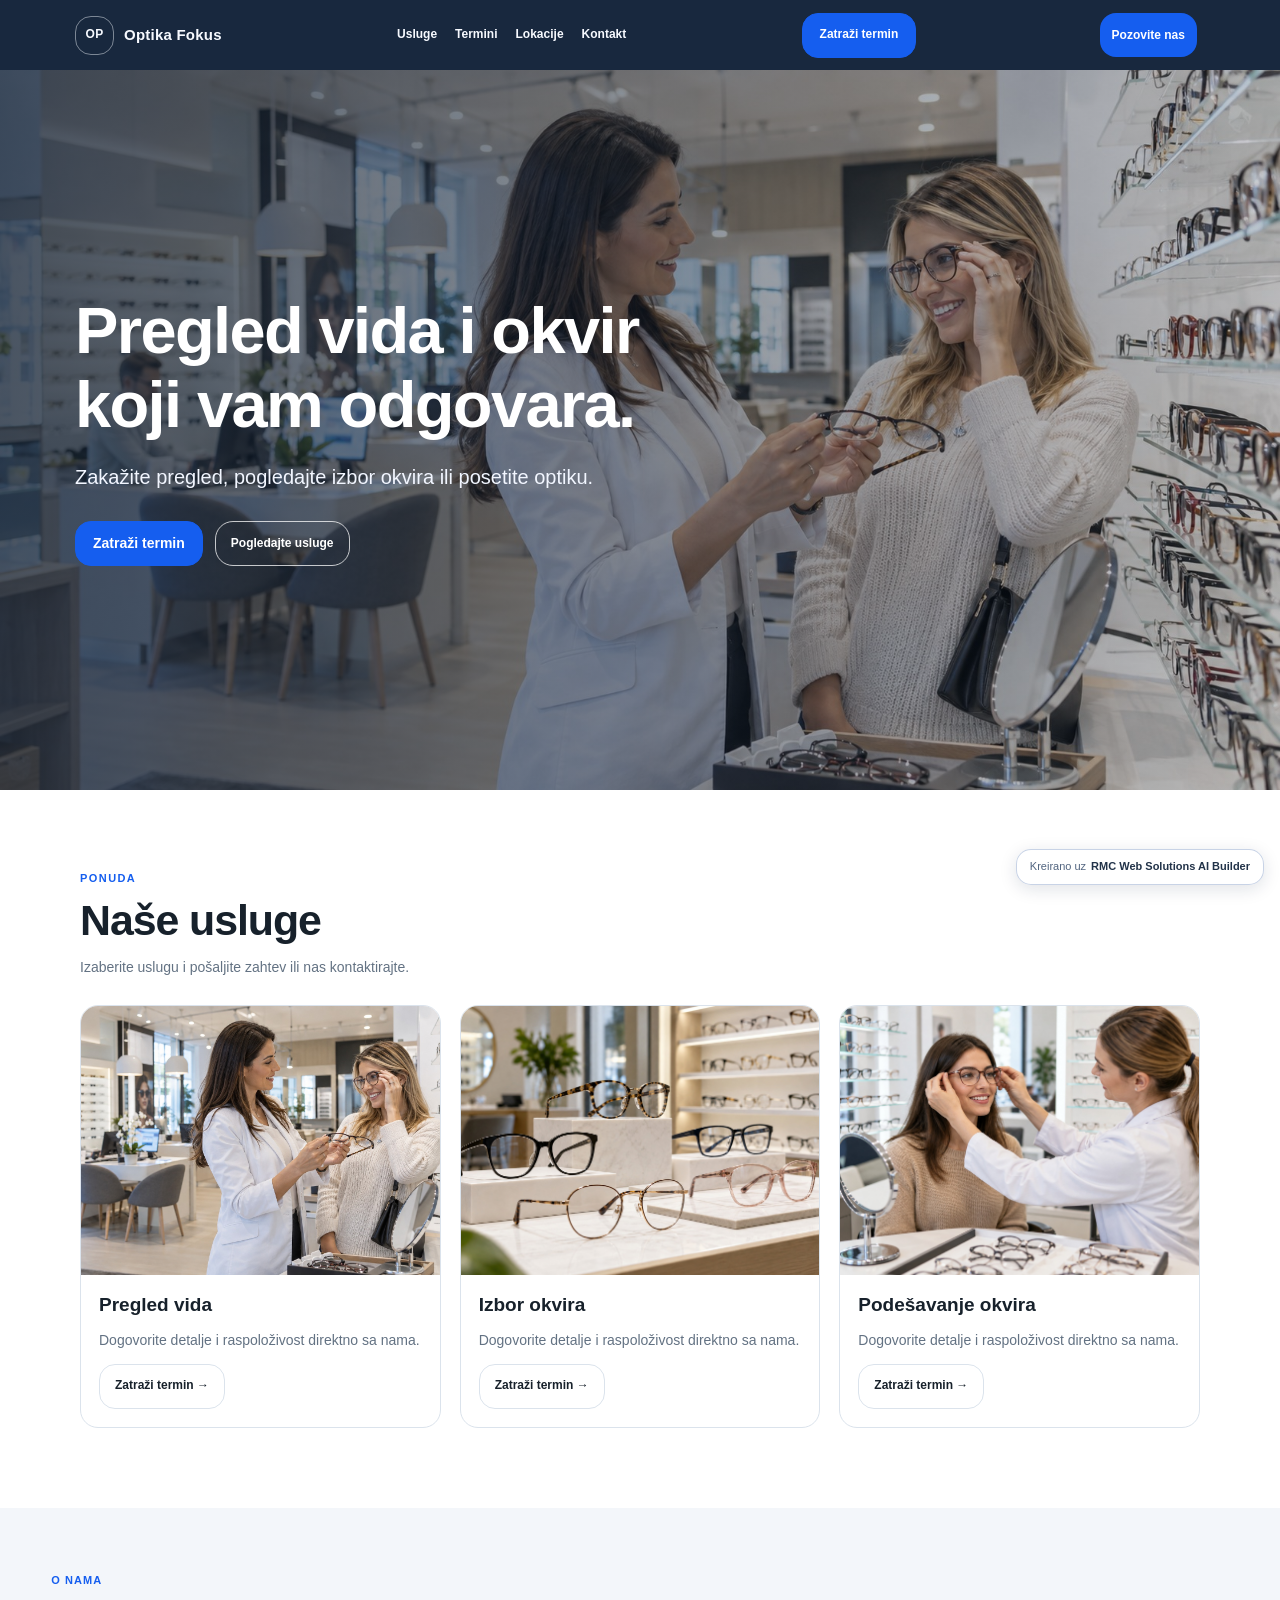
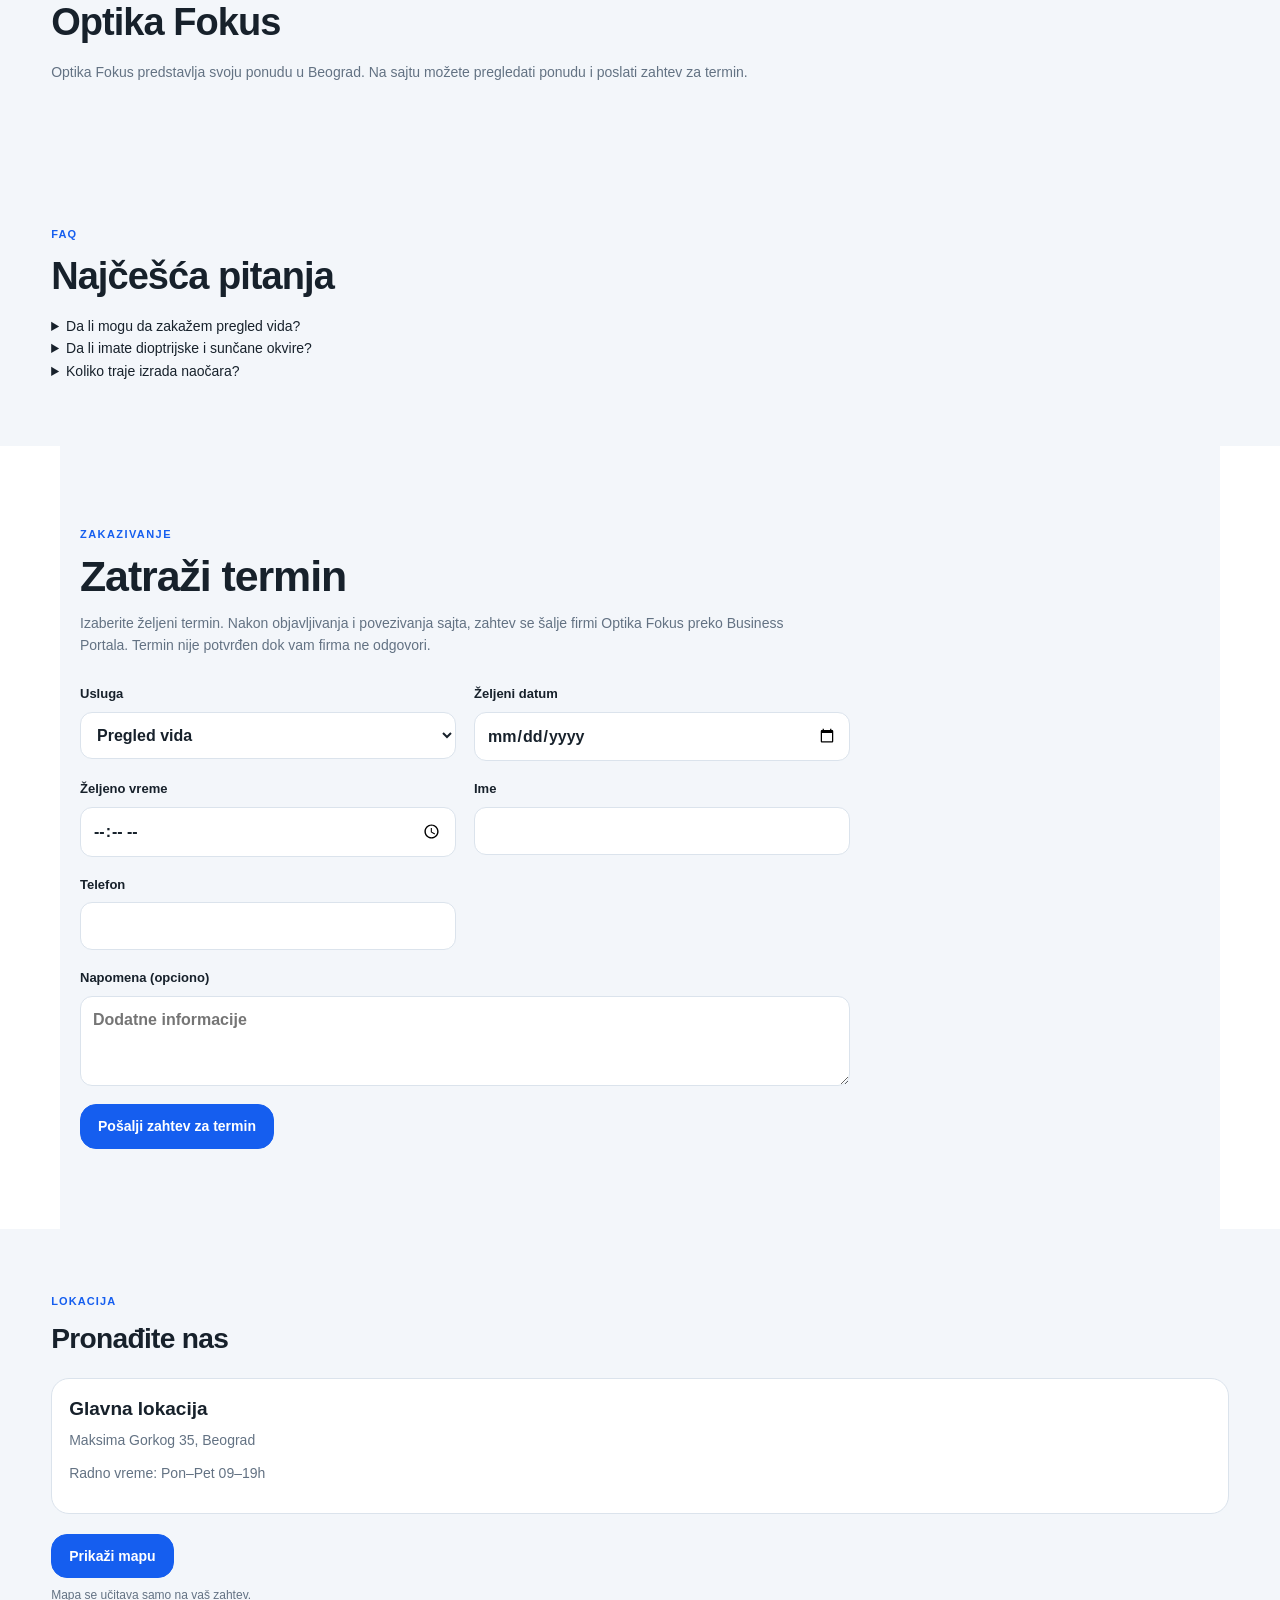
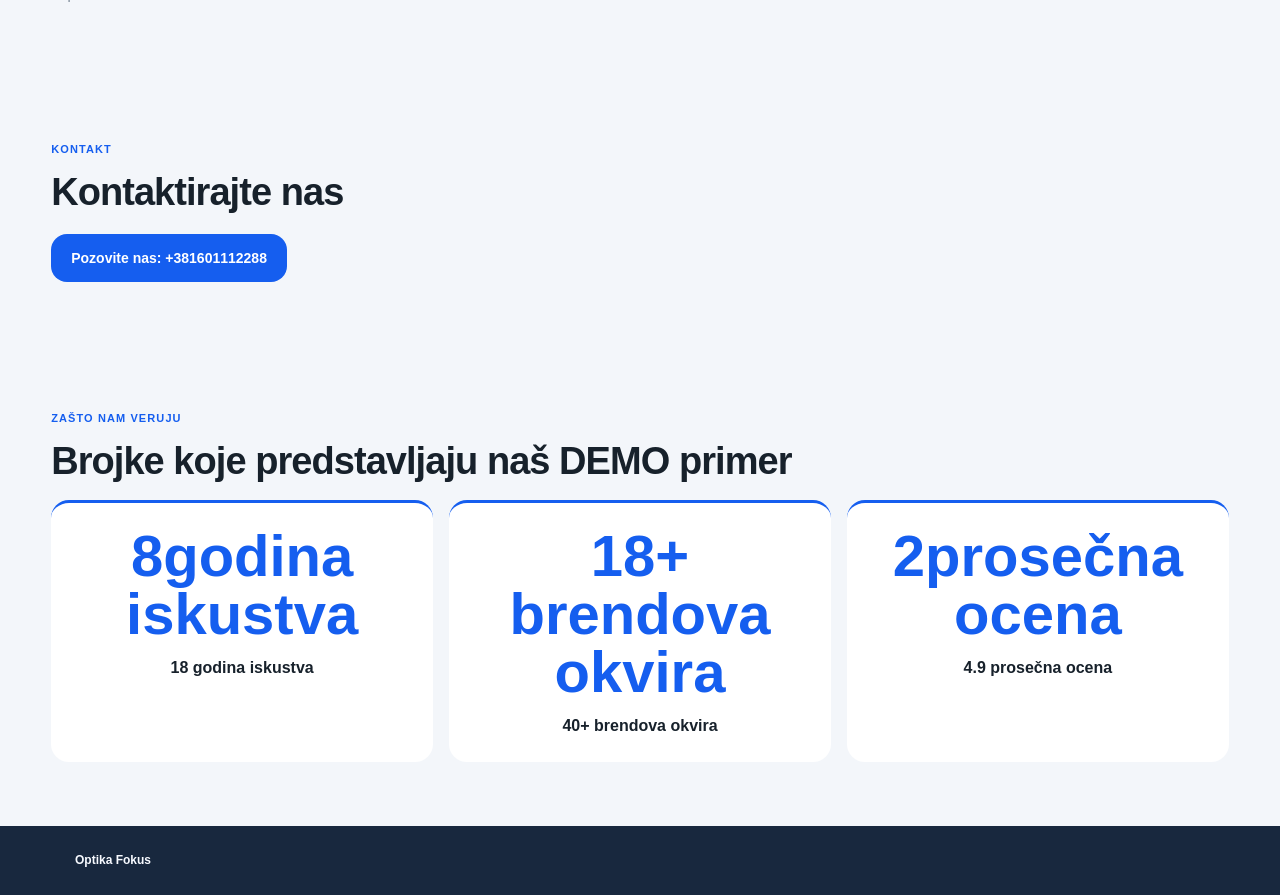
<file: demo-previews/optika/index.html>
<!doctype html><html lang="sr" data-style="modern"><head><meta charset="utf-8"><meta name="viewport" content="width=device-width, initial-scale=1"><meta name="theme-color" content="#16243a"><title>Optika Fokus</title><meta name="description" content="Zakažite pregled, pogledajte izbor okvira ili posetite optiku."><link rel="stylesheet" href="site.css"><link rel="stylesheet" href="booking.css"><link rel="stylesheet" href="visual-system.css"><link rel="stylesheet" href="global-modal.css"><style id="ws-v454-contact-css">
.ws-location-section,.ws-v454-contact{clear:both;scroll-margin-top:110px}
.ws-v454-contact{max-width:1280px;margin:0 auto;padding:clamp(30px,5vw,72px) clamp(20px,4vw,64px);background:var(--section-bg,#f8fafc);color:var(--ink,#17263c);font-family:var(--body-font,Arial,sans-serif)}
.ws-v454-contact h2{font:750 clamp(24px,3vw,38px)/1.25 var(--display-font,Arial,sans-serif);color:var(--ink,#17263c);margin:10px 0 18px}.ws-structured-grid{display:grid;grid-template-columns:repeat(auto-fit,minmax(180px,1fr));gap:16px}.ws-structured-grid article{padding:18px;border:1px solid #dbe5e3;border-radius:12px;background:#fff}.ws-counter{display:block;font-size:clamp(34px,5vw,58px);line-height:1;color:var(--accent,#1e5bca);font-weight:800;margin:0 0 12px}.ws-trust-counter-strip{display:grid;grid-template-columns:repeat(3,minmax(0,1fr));gap:16px}.ws-trust-counter-strip article{text-align:center;padding:24px 14px;border-top:3px solid var(--accent,#1e5bca);background:#fff}.ws-trust-counter-strip h3{margin:0;font-size:16px}.ws-reference-slider{display:flex;gap:16px;overflow-x:auto;padding:4px 2px 14px;scroll-snap-type:x mandatory}.ws-reference-slider article{flex:0 0 min(290px,78vw);scroll-snap-align:start;border:1px solid #dbe5e3;border-radius:12px;overflow:hidden;background:#fff}.ws-reference-slider img,.ws-reference-logo-empty{width:100%;height:154px;object-fit:contain;background:#f3f6f7;padding:18px}.ws-reference-logo-empty{display:grid;place-items:center;color:#627187;font-weight:700}.ws-reference-slider article>div:last-child{padding:16px}.ws-reference-slider h3{margin:6px 0}.ws-reference-slider p{margin:0 0 10px}@media(max-width:640px){.ws-trust-counter-strip{grid-template-columns:1fr;gap:10px}.ws-trust-counter-strip article{padding:18px}}
.ws-v454-contact-row{display:flex;gap:12px;align-items:center;flex-wrap:wrap}
.ws-v454-contact .ws-v454-phone{display:inline-flex;align-items:center;justify-content:center;gap:8px;min-height:48px;padding:12px 20px;border-radius:var(--button-radius,11px);background:var(--accent,#1e5bca);color:var(--on-accent,#fff)!important;border:0;text-decoration:none;font-weight:800;white-space:normal;overflow-wrap:anywhere}
.ws-v454-contact .ws-v454-phone:focus-visible{outline:3px solid #6fa6ff;outline-offset:3px}
.ws-v454-contact .ws-v454-extra{display:inline-flex;align-items:center;color:var(--accent,#264e88);overflow-wrap:anywhere;min-height:44px}
.ws-v454-contact .service-contact-form{width:100%;margin-top:22px}
.ws-v454-map-title{font-size:clamp(20px,2.2vw,30px)!important}
.ws-editor-section{clear:both;max-width:1280px;margin:0 auto;padding:clamp(30px,5vw,72px) clamp(20px,4vw,64px);background:var(--section-bg,#f8fafc);color:var(--ink,#17263c);font-family:var(--body-font,Arial,sans-serif)}.ws-editor-section h2{font:750 clamp(24px,3vw,38px)/1.25 var(--display-font,Arial,sans-serif);margin:10px 0 14px}.ws-editor-section p{max-width:760px;line-height:1.65}.ws-editor-section .primary{display:inline-flex;margin-top:10px}
.ws-editor-form{display:grid;grid-template-columns:repeat(2,minmax(0,1fr));gap:14px;max-width:760px;margin-top:24px}.ws-editor-form label{display:grid;gap:7px;font-weight:700}.ws-editor-form input,.ws-editor-form textarea,.ws-editor-form select{padding:12px;border:1px solid #cad5e2;border-radius:8px;font:inherit;background:#fff}.ws-editor-form .wide{grid-column:1/-1}.ws-editor-form .check{display:flex;align-items:center;gap:8px}.ws-editor-form .form-status{grid-column:1/-1;margin:0;color:#27645d;font-weight:700}
@media(max-width:690px){.ws-v454-contact{padding:32px 17px}.ws-v454-contact .ws-v454-phone{width:100%;text-align:center}}
.ws-document-gallery{display:grid;grid-template-columns:repeat(3,minmax(0,1fr));gap:16px}.ws-document-thumb{padding:0;border:1px solid #dbe5e3;background:#fff;border-radius:12px;overflow:hidden;cursor:zoom-in}.ws-document-thumb img{display:block;width:100%;aspect-ratio:4/3;object-fit:contain;background:#fff}.ws-partner-strip{display:flex;justify-content:center;align-items:center;gap:clamp(24px,5vw,72px);flex-wrap:wrap;padding:18px 0}.ws-partner-strip a,.ws-partner-strip span{display:grid;place-items:center;min-width:120px;max-width:180px}.ws-partner-strip img{display:block;max-width:100%;max-height:82px;object-fit:contain;filter:grayscale(1);opacity:.8;transition:filter .2s,opacity .2s}.ws-partner-strip a:hover img,.ws-partner-strip a:focus-visible img,.ws-partner-strip span:hover img{filter:none;opacity:1}.ws-document-lightbox{position:fixed;inset:0;z-index:99999;display:grid;place-items:center;padding:24px;background:rgba(10,20,35,.82)}.ws-document-lightbox__panel{max-width:min(1100px,96vw);max-height:92vh;position:relative}.ws-document-lightbox img{display:block;max-width:100%;max-height:88vh;object-fit:contain;background:#fff}.ws-document-lightbox button{position:absolute;right:8px;top:8px;border:0;border-radius:50%;width:38px;height:38px;background:#fff;color:#111;font-size:24px;cursor:pointer}.ws-document-lightbox a{display:inline-block;margin-top:12px;color:#fff;font-weight:800}@media(max-width:640px){.ws-document-gallery{grid-template-columns:1fr;gap:12px}.ws-partner-strip{gap:28px}.ws-partner-strip a,.ws-partner-strip span{min-width:96px;max-width:130px}}.ws-about-copy{max-width:760px}.ws-team-grid{display:grid;grid-template-columns:repeat(auto-fit,minmax(220px,320px));justify-content:start;gap:16px;margin-top:28px}.ws-team-card{width:100%;max-width:320px;overflow:hidden;border:1px solid #dbe5e3;border-radius:12px;background:#fff}.ws-team-card img{display:block;width:100%;height:auto;aspect-ratio:4/3;object-fit:cover}.ws-team-card div{padding:18px}.ws-team-card h3{margin:0}.ws-team-role{margin:6px 0 0;color:var(--accent,#1e5bca);font-weight:750}.ws-team-card p:last-child{margin-bottom:0}.ws-review-stars{color:#e5a000;letter-spacing:2px;font-size:22px;line-height:1}@media(max-width:720px){.ws-team-grid{grid-template-columns:1fr}}.ws-portfolio-gallery{display:grid;grid-template-columns:repeat(3,minmax(0,1fr));gap:16px}.ws-portfolio-gallery a,.ws-portfolio-gallery button{display:block;padding:0;border:0;border-radius:12px;overflow:hidden;background:#fff;cursor:pointer}.ws-portfolio-gallery img{display:block;width:100%;aspect-ratio:4/3;object-fit:cover;transition:transform .25s}.ws-portfolio-gallery a:hover img,.ws-portfolio-gallery a:focus-visible img,.ws-portfolio-gallery button:hover img,.ws-portfolio-gallery button:focus-visible img{transform:scale(1.035)}@media(max-width:640px){.ws-portfolio-gallery{grid-template-columns:1fr;gap:12px}}</style><link rel="stylesheet" href="site-system.css"><meta name="robots" content="index,follow"><meta property="og:title" content="Optika Fokus"><meta property="og:description" content="Zakažite pregled, pogledajte izbor okvira ili posetite optiku."></head><body>
<header class="site-header"><div class="brandmark"><span class="monogram">OP</span><span>Optika Fokus</span></div><nav aria-label="Glavna navigacija"><a href="#usluge">Usluge</a><a href="#zakazivanje">Termini</a><a href="#lokacije">Lokacije</a><a href="#kontakt">Kontakt</a></nav><a class="header-cta" href="#zakazivanje">Zatraži termin</a><a class="ws-header-call" href="tel:+381601112288">Pozovite nas</a></header><a class="ws-demo-badge" data-system="demoBadge" href="https://retailmediacenter.com/web-solutions/?source=demo-site&amp;business=optician" target="_blank" rel="noopener noreferrer" aria-label="Kreirano uz RMC Web Solutions AI Builder"><span class="ws-badge-intro">Kreirano uz</span><span class="ws-demo-label">RMC Web Solutions AI Builder</span></a>
<main><section class="hero service-hero" style="--hero-image:url('assets/images/curated/healthcare/optician/hero/optician_hero_work_01.jpg')"><div class="hero-content"><h1>Pregled vida i okvir koji vam odgovara.</h1><p>Zakažite pregled, pogledajte izbor okvira ili posetite optiku.</p><div class="hero-actions"><a href="#zakazivanje" class="primary">Zatraži termin</a><a href="#usluge" class="outline-light">Pogledajte usluge</a></div></div></section>
<section class="site-section services-section" id="usluge"><div class="section-heading"><div><div class="kicker">PONUDA</div><h2>Naše usluge</h2><p>Izaberite uslugu i pošaljite zahtev ili nas kontaktirajte.</p></div></div><div class="service-grid"><article class="service-card"><img src="assets/images/curated/healthcare/optician/hero/optician_hero_work_01.jpg" loading="lazy" alt="Pregled vida"><div class="service-card-body"><h3>Pregled vida</h3><p>Dogovorite detalje i raspoloživost direktno sa nama.</p><a href="#zakazivanje" class="secondary" data-service="Pregled vida">Zatraži termin →</a></div></article><article class="service-card"><img src="assets/images/curated/healthcare/optician/services/optician_service_optical_frames_01.jpg" loading="lazy" alt="Izbor okvira"><div class="service-card-body"><h3>Izbor okvira</h3><p>Dogovorite detalje i raspoloživost direktno sa nama.</p><a href="#zakazivanje" class="secondary" data-service="Izbor okvira">Zatraži termin →</a></div></article><article class="service-card"><img src="assets/images/curated/healthcare/optician/services/optician_service_frame_fitting_01.jpg" loading="lazy" alt="Podešavanje okvira"><div class="service-card-body"><h3>Podešavanje okvira</h3><p>Dogovorite detalje i raspoloživost direktno sa nama.</p><a href="#zakazivanje" class="secondary" data-service="Podešavanje okvira">Zatraži termin →</a></div></article></div></section>

<section class="site-section ws-editor-section ws-about" id="o-nama"><div class="kicker">O NAMA</div><h2>Optika Fokus</h2><p class="ws-about-copy">Optika Fokus predstavlja svoju ponudu u Beograd. Na sajtu možete pregledati ponudu i poslati zahtev za termin.</p></section><section class="site-section ws-editor-section ws-structured faq" id="faq"><div class="kicker">FAQ</div><h2>Najčešća pitanja</h2><details><summary>Da li mogu da zakažem pregled vida?</summary><p>Da. Izaberite uslugu i željeni termin kroz formular za zakazivanje.</p></details><details><summary>Da li imate dioptrijske i sunčane okvire?</summary><p>Da. Ponuda obuhvata više kategorija okvira i sočiva.</p></details><details><summary>Koliko traje izrada naočara?</summary><p>Rok zavisi od odabranih stakala i potvrđuje se nakon porudžbine.</p></details></section><section class="site-section booking-service" id="zakazivanje"><div class="section-heading"><div class="kicker">ZAKAZIVANJE</div><h2>Zatraži termin</h2><p>Izaberite željeni termin. Nakon objavljivanja i povezivanja sajta, zahtev se šalje firmi Optika Fokus preko Business Portala. Termin nije potvrđen dok vam firma ne odgovori.</p></div><form class="service-request-form" id="requestForm" data-mode="appointment">
    <label class="">Usluga<select name="service" required><option value="Pregled vida" selected>Pregled vida</option></select></label><label class="">Željeni datum<input name="date" type="date" required></label><label class="">Željeno vreme<input name="time" type="time" required></label><label class="">Ime<input name="name" type="text" autocomplete="name" required maxlength="90"></label><label class="">Telefon<input name="phone" type="tel" autocomplete="tel" required maxlength="35"></label><label class="wide">Napomena (opciono)<textarea name="note" rows="2" maxlength="350" placeholder="Dodatne informacije"></textarea></label><button type="submit" class="primary wide">Pošalji zahtev za termin</button>
  </form></section><section class="site-section ws-location-section" id="lokacije" aria-labelledby="ws-locations-title">
 <div class="kicker">LOKACIJA</div><h2 class="ws-v454-map-title" id="ws-locations-title">Pronađite nas</h2>
 <div class="ws-place-grid"><article class="ws-place"><h3>Glavna lokacija</h3><p class="ws-place-address">Maksima Gorkog 35, Beograd</p>
 <p class="ws-place-hours">Radno vreme: Pon–Pet 09–19h</p></article></div><div class="ws-map-wrap"><button type="button" class="ws-map-load" data-ws-map="Maksima Gorkog 35, Beograd">Prikaži mapu</button><p class="ws-map-hint">Mapa se učitava samo na vaš zahtev.</p><div class="ws-map-host" aria-live="polite"></div></div></section><section class="site-section ws-v454-contact" id="kontakt" aria-labelledby="ws-v454-contact-heading">
 <div class="kicker">KONTAKT</div><h2 id="ws-v454-contact-heading">Kontaktirajte nas</h2>
 <div class="ws-v454-contact-row"><a class="ws-v454-phone" href="tel:+381601112288">Pozovite nas: +381601112288</a></div></section><section class="site-section ws-editor-section ws-trust-counters" id="trust"><div class="kicker">ZAŠTO NAM VERUJU</div><h2>Brojke koje predstavljaju naš DEMO primer</h2><div class="ws-trust-counter-strip"><article><strong class="ws-counter" data-counter="18" data-suffix="godina iskustva">0godina iskustva</strong><h3>18 godina iskustva</h3></article><article><strong class="ws-counter" data-counter="40" data-suffix="+ brendova okvira">0+ brendova okvira</strong><h3>40+ brendova okvira</h3></article><article><strong class="ws-counter" data-counter="4.9" data-suffix="prosečna ocena">0prosečna ocena</strong><h3>4.9 prosečna ocena</h3></article></div></section></main>
<footer class="site-footer"><strong>Optika Fokus</strong></footer>
<a class="service-mobile-cta" href="#zakazivanje">Zatraži termin ↑</a>
<dialog id="requestDialog" class="site-dialog service-dialog booking-submit-dialog" aria-label="Status zahteva"><div class="dialog-pad booking-submit-state"><section id="bookingSubmitPreview" hidden aria-live="polite"><div class="kicker">DEMONSTRACIONI PREGLED</div><h2>Ovako radi slanje rezervacije</h2><p>Zahtev nije poslat. Preuzmite sajt i povežite ga sa Business Portalom da biste aktivirali prijem rezervacija.</p><button type="button" class="primary" data-close>Zatvori</button></section><section id="bookingSubmitSending" aria-live="polite"><div class="kicker">SLANJE ZAHTEVA</div><h2>Šaljemo zahtev…</h2><p>Sačekajte potvrdu sistema.</p></section><section id="bookingSubmitSuccess" hidden aria-live="polite"><div class="kicker">ZAHTEV JE POSLAT</div><h2>Zahtev je uspešno poslat!</h2><p class="booking-code-label">Vaš rezervacioni kod:</p><strong id="bookingReservationCode" class="booking-confirmation-code"></strong><p>Termin još nije potvrđen. Optika Fokus će vas kontaktirati radi potvrde.</p><button type="button" class="primary" data-close>Zatvori</button></section><section id="bookingSubmitError" hidden aria-live="polite"><div class="kicker">SLANJE NIJE USPELO</div><h2>Zahtev nije poslat</h2><p id="bookingSubmitErrorText"></p><div class="dialog-actions"><button type="button" class="secondary" data-close>Zatvori</button><button type="button" class="primary" data-booking-retry>Pokušajte ponovo</button></div></section></div></dialog>
<script id="bookingData" type="application/json">{"business":{"name":"Optika Fokus","id":"optician"},"contact":{"phone":"+381601112288"},"formTransport":"portal","booking":{"enabled":true,"mode":"appointment","timingMode":"EXACT_TIME","offerings":["Pregled vida"],"services":[{"id":"optician-1","name":"Pregled vida"}],"form":{"fields":[],"successMessage":""}},"bookingTransport":null}</script><script src="booking-runtime.js" defer></script><script src="global-modal.js" defer></script><script src="site-system.js" defer></script><script>document.addEventListener("DOMContentLoaded",function(){const counters=document.querySelectorAll("[data-counter]");const start=function(node){const target=Number(node.dataset.counter)||0,startTime=performance.now(),duration=900;const tick=function(now){const value=Math.round(target*Math.min(1,(now-startTime)/duration));node.textContent=value+(node.dataset.suffix||"");if(value<target)requestAnimationFrame(tick);};requestAnimationFrame(tick);};if("IntersectionObserver" in window){const observer=new IntersectionObserver(entries=>entries.forEach(entry=>{if(entry.isIntersecting){start(entry.target);observer.unobserve(entry.target);}}),{threshold:.35});counters.forEach(node=>observer.observe(node));}else{counters.forEach(start);}});document.addEventListener("click",function(event){const trigger=event.target.closest("[data-lightbox-image]");if(!trigger)return;event.preventDefault();const overlay=document.createElement("div"),panel=document.createElement("div"),image=document.createElement("img"),close=document.createElement("button");overlay.className="ws-document-lightbox";panel.className="ws-document-lightbox__panel";image.src=trigger.dataset.lightboxImage;image.alt="Uvećani dokument";close.type="button";close.setAttribute("aria-label","Zatvori");close.textContent="×";panel.append(image,close);if(trigger.dataset.documentLink){const link=document.createElement("a");link.href=trigger.dataset.documentLink;link.target="_blank";link.rel="noopener noreferrer";link.textContent="Otvori izvor ↗";panel.append(link);}overlay.append(panel);document.body.append(overlay);const dismiss=()=>overlay.remove();close.addEventListener("click",dismiss);overlay.addEventListener("click",e=>{if(e.target===overlay)dismiss();});});document.addEventListener("submit",function(e){const f=e.target.closest("[data-rmc-creator-form]");if(!f)return;e.preventDefault();if(!f.reportValidity())return;const lines=[f.dataset.title,"",...Array.from(new FormData(f).entries()).map(x=>x[0]+": "+x[1])];const status=f.querySelector(".form-status");status.textContent=f.dataset.success;location.href="mailto:"+encodeURIComponent(f.dataset.recipient)+"?subject="+encodeURIComponent(f.dataset.title)+"&body="+encodeURIComponent(lines.join("\n"));});</script></body></html>
</file>
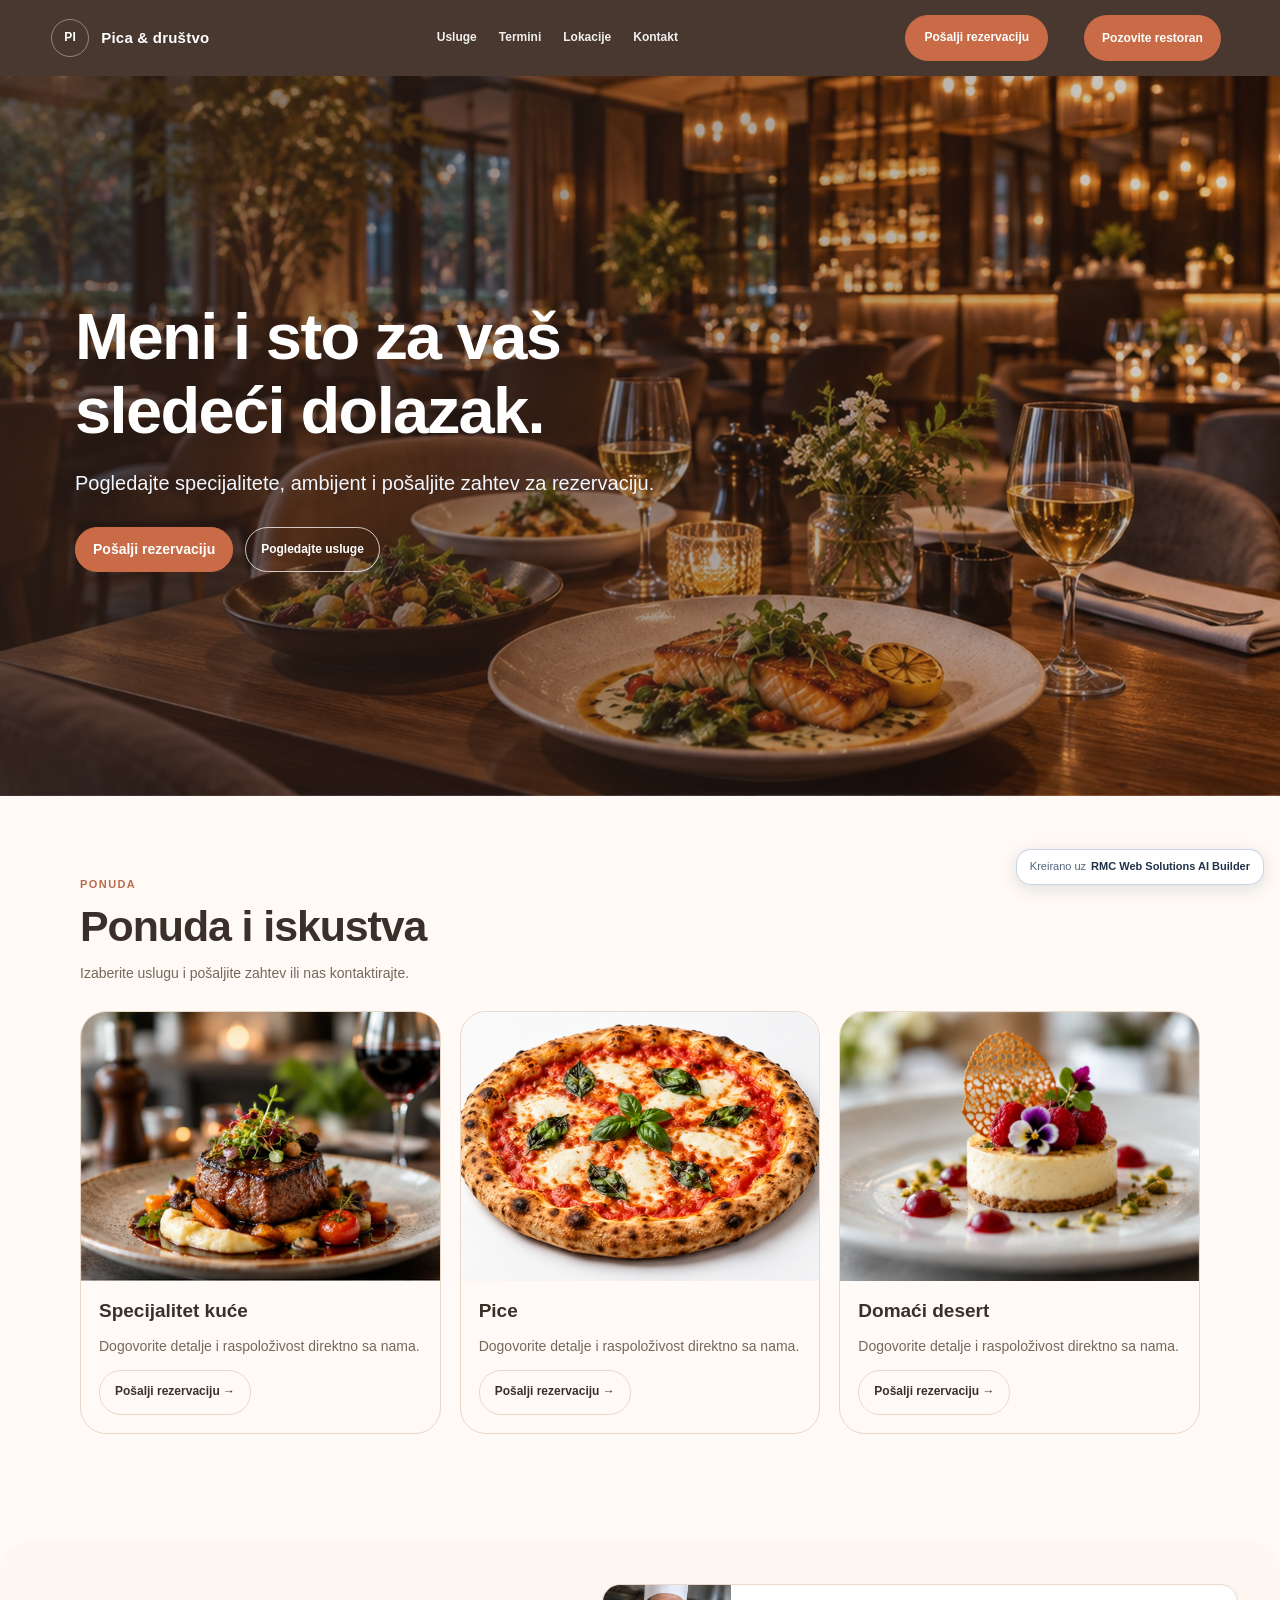
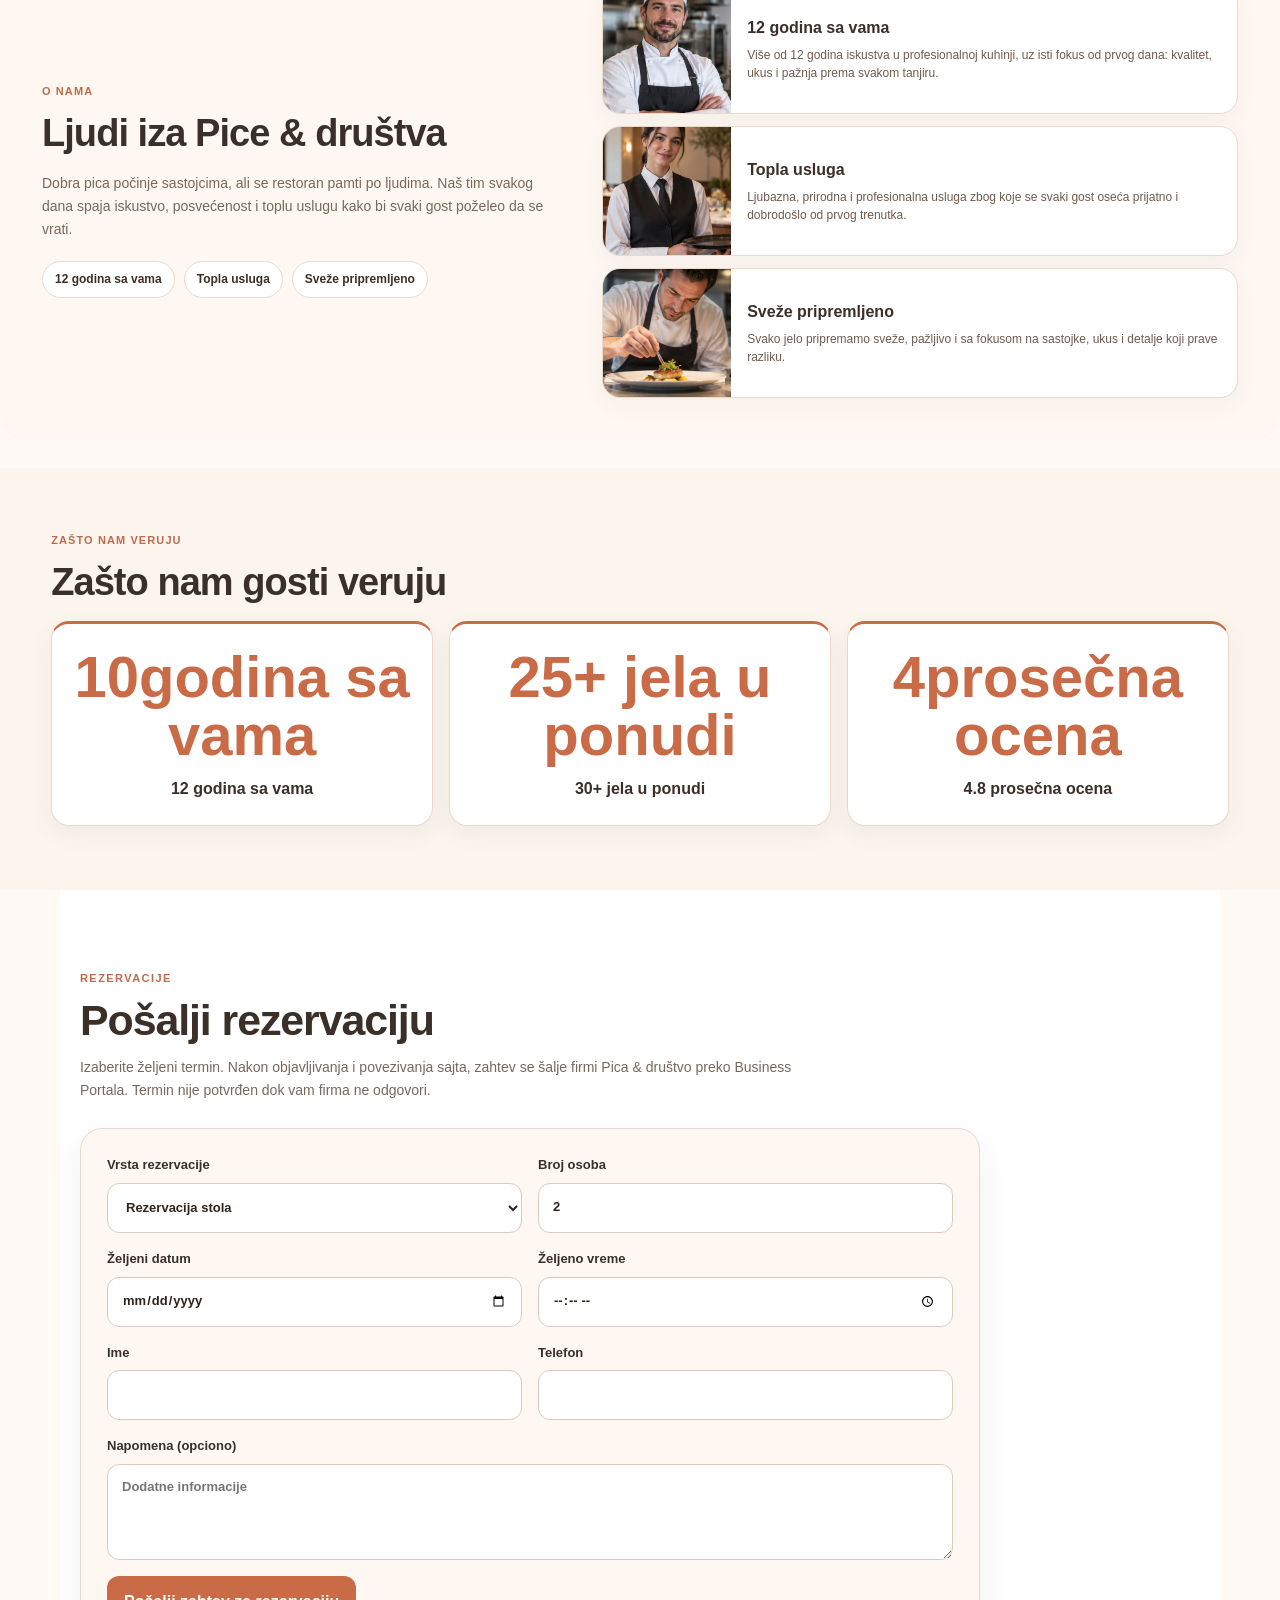
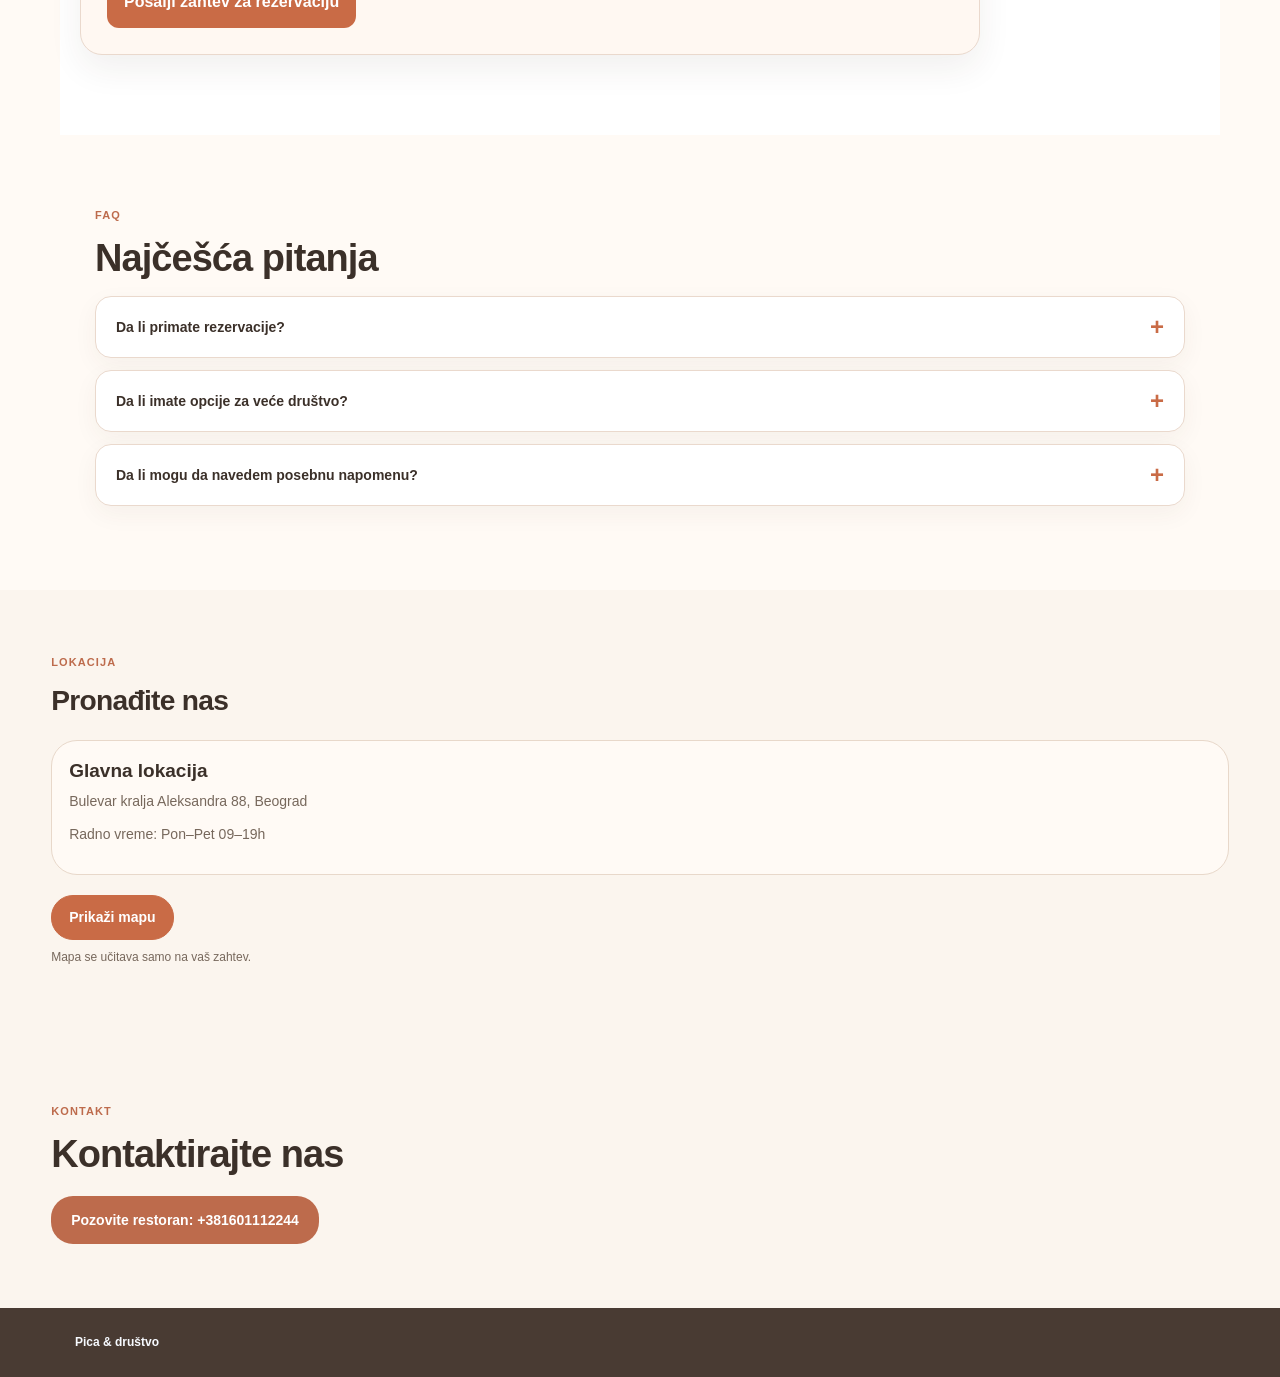
<file: demo-previews/pizzeria/index.html>
<!doctype html><html lang="sr" data-style="warm" data-showcase="pizzeria"><head><meta charset="utf-8"><meta name="viewport" content="width=device-width, initial-scale=1"><meta name="theme-color" content="#16243a"><title>Pica &amp; društvo</title><meta name="description" content="Pogledajte specijalitete, ambijent i pošaljite zahtev za rezervaciju."><link rel="stylesheet" href="site.css"><link rel="stylesheet" href="booking.css"><link rel="stylesheet" href="visual-system.css"><link rel="stylesheet" href="global-modal.css"><style id="ws-v454-contact-css">
.ws-location-section,.ws-v454-contact{clear:both;scroll-margin-top:110px}
.ws-v454-contact{max-width:1280px;margin:0 auto;padding:clamp(30px,5vw,72px) clamp(20px,4vw,64px);background:var(--section-bg,#f8fafc);color:var(--ink,#17263c);font-family:var(--body-font,Arial,sans-serif)}
.ws-v454-contact h2{font:750 clamp(24px,3vw,38px)/1.25 var(--display-font,Arial,sans-serif);color:var(--ink,#17263c);margin:10px 0 18px}.ws-structured-grid{display:grid;grid-template-columns:repeat(auto-fit,minmax(180px,1fr));gap:16px}.ws-structured-grid article{padding:18px;border:1px solid #dbe5e3;border-radius:12px;background:#fff}.ws-counter{display:block;font-size:clamp(34px,5vw,58px);line-height:1;color:var(--accent,#1e5bca);font-weight:800;margin:0 0 12px}.ws-trust-counter-strip{display:grid;grid-template-columns:repeat(3,minmax(0,1fr));gap:16px}.ws-trust-counter-strip article{text-align:center;padding:24px 14px;border-top:3px solid var(--accent,#1e5bca);background:#fff}.ws-trust-counter-strip h3{margin:0;font-size:16px}.ws-reference-slider{display:flex;gap:16px;overflow-x:auto;padding:4px 2px 14px;scroll-snap-type:x mandatory}.ws-reference-slider article{flex:0 0 min(290px,78vw);scroll-snap-align:start;border:1px solid #dbe5e3;border-radius:12px;overflow:hidden;background:#fff}.ws-reference-slider img,.ws-reference-logo-empty{width:100%;height:154px;object-fit:contain;background:#f3f6f7;padding:18px}.ws-reference-logo-empty{display:grid;place-items:center;color:#627187;font-weight:700}.ws-reference-slider article>div:last-child{padding:16px}.ws-reference-slider h3{margin:6px 0}.ws-reference-slider p{margin:0 0 10px}@media(max-width:640px){.ws-trust-counter-strip{grid-template-columns:1fr;gap:10px}.ws-trust-counter-strip article{padding:18px}}
.ws-v454-contact-row{display:flex;gap:12px;align-items:center;flex-wrap:wrap}
.ws-v454-contact .ws-v454-phone{display:inline-flex;align-items:center;justify-content:center;gap:8px;min-height:48px;padding:12px 20px;border-radius:var(--button-radius,11px);background:var(--accent,#1e5bca);color:var(--on-accent,#fff)!important;border:0;text-decoration:none;font-weight:800;white-space:normal;overflow-wrap:anywhere}
.ws-v454-contact .ws-v454-phone:focus-visible{outline:3px solid #6fa6ff;outline-offset:3px}
.ws-v454-contact .ws-v454-extra{display:inline-flex;align-items:center;color:var(--accent,#264e88);overflow-wrap:anywhere;min-height:44px}
.ws-v454-contact .service-contact-form{width:100%;margin-top:22px}
.ws-v454-map-title{font-size:clamp(20px,2.2vw,30px)!important}
.ws-editor-section{clear:both;max-width:1280px;margin:0 auto;padding:clamp(30px,5vw,72px) clamp(20px,4vw,64px);background:var(--section-bg,#f8fafc);color:var(--ink,#17263c);font-family:var(--body-font,Arial,sans-serif)}.ws-editor-section h2{font:750 clamp(24px,3vw,38px)/1.25 var(--display-font,Arial,sans-serif);margin:10px 0 14px}.ws-editor-section p{max-width:760px;line-height:1.65}.ws-editor-section .primary{display:inline-flex;margin-top:10px}
.ws-editor-form{display:grid;grid-template-columns:repeat(2,minmax(0,1fr));gap:14px;max-width:760px;margin-top:24px}.ws-editor-form label{display:grid;gap:7px;font-weight:700}.ws-editor-form input,.ws-editor-form textarea,.ws-editor-form select{padding:12px;border:1px solid #cad5e2;border-radius:8px;font:inherit;background:#fff}.ws-editor-form .wide{grid-column:1/-1}.ws-editor-form .check{display:flex;align-items:center;gap:8px}.ws-editor-form .form-status{grid-column:1/-1;margin:0;color:#27645d;font-weight:700}
@media(max-width:690px){.ws-v454-contact{padding:32px 17px}.ws-v454-contact .ws-v454-phone{width:100%;text-align:center}}
.ws-document-gallery{display:grid;grid-template-columns:repeat(3,minmax(0,1fr));gap:16px}.ws-document-thumb{padding:0;border:1px solid #dbe5e3;background:#fff;border-radius:12px;overflow:hidden;cursor:zoom-in}.ws-document-thumb img{display:block;width:100%;aspect-ratio:4/3;object-fit:contain;background:#fff}.ws-partner-strip{display:flex;justify-content:center;align-items:center;gap:clamp(24px,5vw,72px);flex-wrap:wrap;padding:18px 0}.ws-partner-strip a,.ws-partner-strip span{display:grid;place-items:center;min-width:120px;max-width:180px}.ws-partner-strip img{display:block;max-width:100%;max-height:82px;object-fit:contain;filter:grayscale(1);opacity:.8;transition:filter .2s,opacity .2s}.ws-partner-strip a:hover img,.ws-partner-strip a:focus-visible img,.ws-partner-strip span:hover img{filter:none;opacity:1}.ws-document-lightbox{position:fixed;inset:0;z-index:99999;display:grid;place-items:center;padding:24px;background:rgba(10,20,35,.82)}.ws-document-lightbox__panel{max-width:min(1100px,96vw);max-height:92vh;position:relative}.ws-document-lightbox img{display:block;max-width:100%;max-height:88vh;object-fit:contain;background:#fff}.ws-document-lightbox button{position:absolute;right:8px;top:8px;border:0;border-radius:50%;width:38px;height:38px;background:#fff;color:#111;font-size:24px;cursor:pointer}.ws-document-lightbox a{display:inline-block;margin-top:12px;color:#fff;font-weight:800}@media(max-width:640px){.ws-document-gallery{grid-template-columns:1fr;gap:12px}.ws-partner-strip{gap:28px}.ws-partner-strip a,.ws-partner-strip span{min-width:96px;max-width:130px}}.ws-about-copy{max-width:760px}.ws-team-grid{display:grid;grid-template-columns:repeat(auto-fit,minmax(220px,320px));justify-content:start;gap:16px;margin-top:28px}.ws-team-card{width:100%;max-width:320px;overflow:hidden;border:1px solid #dbe5e3;border-radius:12px;background:#fff}.ws-team-card img{display:block;width:100%;height:auto;aspect-ratio:4/3;object-fit:cover}.ws-team-card div{padding:18px}.ws-team-card h3{margin:0}.ws-team-role{margin:6px 0 0;color:var(--accent,#1e5bca);font-weight:750}.ws-team-card p:last-child{margin-bottom:0}.ws-review-stars{color:#e5a000;letter-spacing:2px;font-size:22px;line-height:1}@media(max-width:720px){.ws-team-grid{grid-template-columns:1fr}}.ws-portfolio-gallery{display:grid;grid-template-columns:repeat(3,minmax(0,1fr));gap:16px}.ws-portfolio-gallery a,.ws-portfolio-gallery button{display:block;padding:0;border:0;border-radius:12px;overflow:hidden;background:#fff;cursor:pointer}.ws-portfolio-gallery img{display:block;width:100%;aspect-ratio:4/3;object-fit:cover;transition:transform .25s}.ws-portfolio-gallery a:hover img,.ws-portfolio-gallery a:focus-visible img,.ws-portfolio-gallery button:hover img,.ws-portfolio-gallery button:focus-visible img{transform:scale(1.035)}@media(max-width:640px){.ws-portfolio-gallery{grid-template-columns:1fr;gap:12px}}</style><link rel="stylesheet" href="site-system.css"><meta name="robots" content="index,follow"><meta property="og:title" content="Pica &amp; društvo"><meta property="og:description" content="Pogledajte specijalitete, ambijent i pošaljite zahtev za rezervaciju."><style id="showcase-pizzeria-polish-v4">
html[data-showcase="pizzeria"]{--pizza-ink:#30241f;--pizza-accent:#c96b46;--pizza-accent-dark:#a94f30;--pizza-cream:#fff8f2;--pizza-line:#ead9cd}
html[data-showcase="pizzeria"] .site-header{display:grid!important;grid-template-columns:auto minmax(280px,1fr) auto auto;align-items:center;gap:18px 28px;padding:14px clamp(20px,4vw,64px)!important;background:#49382f!important;color:#fff;min-height:76px}
html[data-showcase="pizzeria"] .brandmark{display:flex!important;align-items:center;gap:12px;font-weight:800;white-space:nowrap}
html[data-showcase="pizzeria"] .brandmark .monogram{display:grid;place-items:center;width:38px;height:38px;border:1px solid rgba(255,255,255,.38);border-radius:50%;font-size:12px}
html[data-showcase="pizzeria"] .site-header nav{display:flex!important;align-items:center;justify-content:center;gap:22px;flex-wrap:wrap}
html[data-showcase="pizzeria"] .site-header nav a{color:#fff!important;text-decoration:none!important;font-weight:700;opacity:.92}
html[data-showcase="pizzeria"] .header-cta,html[data-showcase="pizzeria"] .ws-header-call{display:inline-flex!important;align-items:center;justify-content:center;min-height:46px;padding:11px 18px!important;border-radius:999px!important;text-decoration:none!important;font-weight:800!important;white-space:nowrap}
html[data-showcase="pizzeria"] .header-cta,html[data-showcase="pizzeria"] .ws-header-call,html[data-showcase="pizzeria"] .hero .primary,html[data-showcase="pizzeria"] .booking-service .primary,html[data-showcase="pizzeria"] .ws-map-load{background:var(--pizza-accent)!important;color:#fff!important;border-color:var(--pizza-accent)!important}
html[data-showcase="pizzeria"] main>.hero{width:100%!important;max-width:none!important;margin:0!important;border-radius:0!important}
html[data-showcase="pizzeria"] .services-section .service-card img{width:100%;aspect-ratio:4/3;object-fit:cover}
html[data-showcase="pizzeria"] .pizzeria-about{display:grid!important;grid-template-columns:minmax(0,.9fr) minmax(0,1.1fr);gap:40px;align-items:center;background:var(--pizza-cream)!important;border-radius:26px;margin-top:28px;margin-bottom:28px;padding:42px!important}
html[data-showcase="pizzeria"] .pizzeria-about__copy{min-width:0}
html[data-showcase="pizzeria"] .pizzeria-about__points{display:flex;flex-wrap:wrap;gap:9px;margin-top:20px}
html[data-showcase="pizzeria"] .pizzeria-about__points span{padding:8px 12px;border:1px solid var(--pizza-line);border-radius:999px;background:#fff;font-size:12px;font-weight:800}
html[data-showcase="pizzeria"] .pizzeria-about__team{display:grid;gap:12px}
html[data-showcase="pizzeria"] .pizzeria-team-card{display:grid;grid-template-columns:128px 1fr;gap:16px;align-items:center;background:#fff;border:1px solid var(--pizza-line);border-radius:18px;overflow:hidden;box-shadow:0 8px 22px rgba(74,52,41,.05)}
html[data-showcase="pizzeria"] .pizzeria-team-card img{display:block;width:128px;height:128px;object-fit:cover}
html[data-showcase="pizzeria"] .pizzeria-team-card div{padding:12px 16px 12px 0}
html[data-showcase="pizzeria"] .pizzeria-team-card h3{margin:0 0 5px;font-size:16px}
html[data-showcase="pizzeria"] .pizzeria-team-card p{margin:0!important;font-size:12px;line-height:1.5;color:#6f5b50!important}
html[data-showcase="pizzeria"] .ws-trust-counter-strip{gap:16px}
html[data-showcase="pizzeria"] .ws-trust-counter-strip article{border:1px solid var(--pizza-line)!important;border-top:3px solid var(--pizza-accent)!important;border-radius:18px!important;background:#fff!important;box-shadow:0 8px 24px rgba(74,52,41,.06)}
html[data-showcase="pizzeria"] .ws-counter{color:var(--pizza-accent)!important}
html[data-showcase="pizzeria"] .booking-service{background:#fff!important}
html[data-showcase="pizzeria"] .service-request-form{display:grid!important;grid-template-columns:repeat(2,minmax(0,1fr))!important;gap:16px!important;max-width:900px!important;margin-top:26px!important;padding:26px!important;background:var(--pizza-cream)!important;border:1px solid var(--pizza-line)!important;border-radius:22px!important;box-shadow:0 14px 34px rgba(58,39,29,.07)}
html[data-showcase="pizzeria"] .service-request-form label{display:grid!important;gap:7px!important;font-weight:700!important}
html[data-showcase="pizzeria"] .service-request-form input,html[data-showcase="pizzeria"] .service-request-form select,html[data-showcase="pizzeria"] .service-request-form textarea{width:100%!important;min-height:50px;padding:12px 14px!important;border:1px solid #ddcabc!important;border-radius:12px!important;background:#fff!important;color:var(--pizza-ink)!important;font:inherit!important}
html[data-showcase="pizzeria"] .service-request-form textarea{min-height:96px}
html[data-showcase="pizzeria"] .service-request-form .wide{grid-column:1/-1!important}
html[data-showcase="pizzeria"] .service-request-form button.primary{min-height:52px!important;border:0!important;border-radius:12px!important;font-weight:850!important;font-size:16px!important;opacity:1!important}
html[data-showcase="pizzeria"] #faq{max-width:1130px!important;margin:0 auto!important;padding:72px 20px!important;background:transparent!important}
html[data-showcase="pizzeria"] #faq details{max-width:none!important;margin:12px 0!important;border:1px solid var(--pizza-line)!important;border-radius:16px!important;background:#fff!important;overflow:hidden;box-shadow:0 8px 24px rgba(74,52,41,.05)}
html[data-showcase="pizzeria"] #faq summary{cursor:pointer;padding:18px 20px!important;font-weight:800!important;list-style:none;display:flex;justify-content:space-between;align-items:center;gap:16px}
html[data-showcase="pizzeria"] #faq summary::-webkit-details-marker{display:none}
html[data-showcase="pizzeria"] #faq summary:after{content:'+';font-size:24px;color:var(--pizza-accent);line-height:1}
html[data-showcase="pizzeria"] #faq details[open] summary:after{content:'–'}
html[data-showcase="pizzeria"] #faq details p{margin:0!important;padding:0 20px 18px!important;color:#6f5b50!important}
@media(max-width:980px){html[data-showcase="pizzeria"] .site-header{grid-template-columns:1fr auto!important}html[data-showcase="pizzeria"] .site-header nav{grid-column:1/-1;grid-row:2;justify-content:flex-start}html[data-showcase="pizzeria"] .ws-header-call{display:none!important}html[data-showcase="pizzeria"] .pizzeria-about{grid-template-columns:1fr!important}}
@media(max-width:720px){html[data-showcase="pizzeria"] .pizzeria-about{padding:28px 18px!important;margin:18px 15px!important}html[data-showcase="pizzeria"] .pizzeria-team-card{grid-template-columns:96px 1fr}html[data-showcase="pizzeria"] .pizzeria-team-card img{width:96px;height:112px}html[data-showcase="pizzeria"] .service-request-form{grid-template-columns:1fr!important;padding:18px!important}html[data-showcase="pizzeria"] .service-request-form .wide{grid-column:auto!important}html[data-showcase="pizzeria"] .site-header{display:flex!important;flex-wrap:wrap!important}html[data-showcase="pizzeria"] .site-header nav{width:100%;order:3;overflow-x:auto;justify-content:flex-start;flex-wrap:nowrap;padding-bottom:4px}html[data-showcase="pizzeria"] .header-cta{margin-left:auto}}
</style></head><body>
<header class="site-header"><div class="brandmark"><span class="monogram">PI</span><span>Pica &amp; društvo</span></div><nav aria-label="Glavna navigacija"><a href="#usluge">Usluge</a><a href="#zakazivanje">Termini</a><a href="#lokacije">Lokacije</a><a href="#kontakt">Kontakt</a></nav><a class="header-cta" href="#zakazivanje">Pošalji rezervaciju</a><a class="ws-header-call" href="tel:+381601112244">Pozovite restoran</a></header><a class="ws-demo-badge" data-system="demoBadge" href="https://retailmediacenter.com/web-solutions/?source=demo-site&amp;business=restaurant" target="_blank" rel="noopener noreferrer" aria-label="Kreirano uz RMC Web Solutions AI Builder"><span class="ws-badge-intro">Kreirano uz</span><span class="ws-demo-label">RMC Web Solutions AI Builder</span></a>
<main><section class="hero service-hero" style="--hero-image:url('assets/images/curated/food/restaurant/hero/restaurant_hero_01.jpg')"><div class="hero-content"><h1>Meni i sto za vaš sledeći dolazak.</h1><p>Pogledajte specijalitete, ambijent i pošaljite zahtev za rezervaciju.</p><div class="hero-actions"><a href="#zakazivanje" class="primary">Pošalji rezervaciju</a><a href="#usluge" class="outline-light">Pogledajte usluge</a></div></div></section>
<section class="site-section services-section" id="usluge"><div class="section-heading"><div><div class="kicker">PONUDA</div><h2>Ponuda i iskustva</h2><p>Izaberite uslugu i pošaljite zahtev ili nas kontaktirajte.</p></div></div><div class="service-grid"><article class="service-card"><img src="assets/images/curated/food/restaurant/services/restaurant_product_specialitet_2026.jpg" loading="lazy" alt="Specijalitet kuće"><div class="service-card-body"><h3>Specijalitet kuće</h3><p>Dogovorite detalje i raspoloživost direktno sa nama.</p><a href="#zakazivanje" class="secondary" >Pošalji rezervaciju →</a></div></article><article class="service-card"><img src="assets/images/curated/food/restaurant/services/restaurant_product_pizza_margherita_01.jpg" loading="lazy" alt="Pice"><div class="service-card-body"><h3>Pice</h3><p>Dogovorite detalje i raspoloživost direktno sa nama.</p><a href="#zakazivanje" class="secondary" >Pošalji rezervaciju →</a></div></article><article class="service-card"><img src="assets/images/curated/food/restaurant/services/restaurant_product_desert_2026.jpg" loading="lazy" alt="Domaći desert"><div class="service-card-body"><h3>Domaći desert</h3><p>Dogovorite detalje i raspoloživost direktno sa nama.</p><a href="#zakazivanje" class="secondary" >Pošalji rezervaciju →</a></div></article></div></section>

<section class="site-section ws-editor-section ws-about pizzeria-about" id="o-nama">
    <div class="pizzeria-about__copy">
      <div class="kicker">O NAMA</div>
      <h2>Ljudi iza Pice &amp; društva</h2>
      <p class="ws-about-copy">Dobra pica počinje sastojcima, ali se restoran pamti po ljudima. Naš tim svakog dana spaja iskustvo, posvećenost i toplu uslugu kako bi svaki gost poželeo da se vrati.</p>
      <div class="pizzeria-about__points"><span>12 godina sa vama</span><span>Topla usluga</span><span>Sveže pripremljeno</span></div>
    </div>
    <div class="pizzeria-about__team">
      <article class="pizzeria-team-card"><img src="assets/images/curated/food/restaurant/services/restaurant_team_chef_01.jpg" loading="lazy" alt="Šef kuhinje"><div><h3>12 godina sa vama</h3><p>Više od 12 godina iskustva u profesionalnoj kuhinji, uz isti fokus od prvog dana: kvalitet, ukus i pažnja prema svakom tanjiru.</p></div></article>
      <article class="pizzeria-team-card"><img src="assets/images/curated/food/restaurant/services/restaurant_team_waitress_01.jpg" loading="lazy" alt="Usluga gostiju"><div><h3>Topla usluga</h3><p>Ljubazna, prirodna i profesionalna usluga zbog koje se svaki gost oseća prijatno i dobrodošlo od prvog trenutka.</p></div></article>
      <article class="pizzeria-team-card"><img src="assets/images/curated/food/restaurant/services/restaurant_team_chef_work_01.jpg" loading="lazy" alt="Priprema jela"><div><h3>Sveže pripremljeno</h3><p>Svako jelo pripremamo sveže, pažljivo i sa fokusom na sastojke, ukus i detalje koji prave razliku.</p></div></article>
    </div>
  </section><section class="site-section ws-editor-section ws-trust-counters" id="trust"><div class="kicker">ZAŠTO NAM VERUJU</div><h2>Zašto nam gosti veruju</h2><div class="ws-trust-counter-strip"><article><strong class="ws-counter" data-counter="12" data-suffix="godina sa vama">0godina sa vama</strong><h3>12 godina sa vama</h3></article><article><strong class="ws-counter" data-counter="30" data-suffix="+ jela u ponudi">0+ jela u ponudi</strong><h3>30+ jela u ponudi</h3></article><article><strong class="ws-counter" data-counter="4.8" data-suffix="prosečna ocena">0prosečna ocena</strong><h3>4.8 prosečna ocena</h3></article></div></section><section class="site-section booking-service" id="zakazivanje"><div class="section-heading"><div class="kicker">REZERVACIJE</div><h2>Pošalji rezervaciju</h2><p>Izaberite željeni termin. Nakon objavljivanja i povezivanja sajta, zahtev se šalje firmi Pica &amp; društvo preko Business Portala. Termin nije potvrđen dok vam firma ne odgovori.</p></div><form class="service-request-form" id="requestForm" data-mode="reservation">
    <label class="">Vrsta rezervacije<select name="service" required><option value="Rezervacija stola" selected>Rezervacija stola</option></select></label><label class="">Broj osoba<input name="partySize" type="number" min="1" max="250" value="2" required></label><label class="">Željeni datum<input name="date" type="date" required></label><label class="">Željeno vreme<input name="time" type="time" required></label><label class="">Ime<input name="name" type="text" autocomplete="name" required maxlength="90"></label><label class="">Telefon<input name="phone" type="tel" autocomplete="tel" required maxlength="35"></label><label class="wide">Napomena (opciono)<textarea name="note" rows="2" maxlength="350" placeholder="Dodatne informacije"></textarea></label><button type="submit" class="primary wide">Pošalji zahtev za rezervaciju</button>
  </form></section><section class="site-section ws-editor-section ws-structured faq" id="faq"><div class="kicker">FAQ</div><h2>Najčešća pitanja</h2><details><summary>Da li primate rezervacije?</summary><p>Da. Pošaljite željeni datum i vreme, a mi potvrđujemo raspoloživost.</p></details><details><summary>Da li imate opcije za veće društvo?</summary><p>Da. Za veće grupe preporučujemo raniju rezervaciju.</p></details><details><summary>Da li mogu da navedem posebnu napomenu?</summary><p>Da. Napomenu možete dodati uz zahtev za rezervaciju.</p></details></section><section class="site-section ws-location-section" id="lokacije" aria-labelledby="ws-locations-title">
 <div class="kicker">LOKACIJA</div><h2 class="ws-v454-map-title" id="ws-locations-title">Pronađite nas</h2>
 <div class="ws-place-grid"><article class="ws-place"><h3>Glavna lokacija</h3><p class="ws-place-address">Bulevar kralja Aleksandra 88, Beograd</p>
 <p class="ws-place-hours">Radno vreme: Pon–Pet 09–19h</p></article></div><div class="ws-map-wrap"><button type="button" class="ws-map-load" data-ws-map="Bulevar kralja Aleksandra 88, Beograd">Prikaži mapu</button><p class="ws-map-hint">Mapa se učitava samo na vaš zahtev.</p><div class="ws-map-host" aria-live="polite"></div></div></section><section class="site-section ws-v454-contact" id="kontakt" aria-labelledby="ws-v454-contact-heading">
 <div class="kicker">KONTAKT</div><h2 id="ws-v454-contact-heading">Kontaktirajte nas</h2>
 <div class="ws-v454-contact-row"><a class="ws-v454-phone" href="tel:+381601112244">Pozovite restoran: +381601112244</a></div></section></main>
<footer class="site-footer"><strong>Pica &amp; društvo</strong></footer>
<a class="service-mobile-cta" href="#zakazivanje">Pošalji rezervaciju ↑</a>
<dialog id="requestDialog" class="site-dialog service-dialog booking-submit-dialog" aria-label="Status zahteva"><div class="dialog-pad booking-submit-state"><section id="bookingSubmitPreview" hidden aria-live="polite"><div class="kicker">DEMONSTRACIONI PREGLED</div><h2>Ovako radi slanje rezervacije</h2><p>Zahtev nije poslat. Preuzmite sajt i povežite ga sa Business Portalom da biste aktivirali prijem rezervacija.</p><button type="button" class="primary" data-close>Zatvori</button></section><section id="bookingSubmitSending" aria-live="polite"><div class="kicker">SLANJE ZAHTEVA</div><h2>Šaljemo zahtev…</h2><p>Sačekajte potvrdu sistema.</p></section><section id="bookingSubmitSuccess" hidden aria-live="polite"><div class="kicker">ZAHTEV JE POSLAT</div><h2>Zahtev je uspešno poslat!</h2><p class="booking-code-label">Vaš rezervacioni kod:</p><strong id="bookingReservationCode" class="booking-confirmation-code"></strong><p>Termin još nije potvrđen. Pica &amp; društvo će vas kontaktirati radi potvrde.</p><button type="button" class="primary" data-close>Zatvori</button></section><section id="bookingSubmitError" hidden aria-live="polite"><div class="kicker">SLANJE NIJE USPELO</div><h2>Zahtev nije poslat</h2><p id="bookingSubmitErrorText"></p><div class="dialog-actions"><button type="button" class="secondary" data-close>Zatvori</button><button type="button" class="primary" data-booking-retry>Pokušajte ponovo</button></div></section></div></dialog>
<script id="bookingData" type="application/json">{"business":{"name":"Pica \u0026 društvo","id":"restaurant"},"contact":{"phone":"+381601112244"},"formTransport":"portal","booking":{"enabled":true,"mode":"reservation","timingMode":"EXACT_TIME","offerings":["Rezervacija stola"],"services":[{"id":"restaurant-booking-1","name":"Rezervacija stola"}],"form":{"fields":[],"successMessage":""}},"bookingTransport":null}</script><script src="booking-runtime.js" defer></script><script src="global-modal.js" defer></script><script src="site-system.js" defer></script><script>document.addEventListener("DOMContentLoaded",function(){const counters=document.querySelectorAll("[data-counter]");const start=function(node){const target=Number(node.dataset.counter)||0,startTime=performance.now(),duration=900;const tick=function(now){const value=Math.round(target*Math.min(1,(now-startTime)/duration));node.textContent=value+(node.dataset.suffix||"");if(value<target)requestAnimationFrame(tick);};requestAnimationFrame(tick);};if("IntersectionObserver" in window){const observer=new IntersectionObserver(entries=>entries.forEach(entry=>{if(entry.isIntersecting){start(entry.target);observer.unobserve(entry.target);}}),{threshold:.35});counters.forEach(node=>observer.observe(node));}else{counters.forEach(start);}});document.addEventListener("click",function(event){const trigger=event.target.closest("[data-lightbox-image]");if(!trigger)return;event.preventDefault();const overlay=document.createElement("div"),panel=document.createElement("div"),image=document.createElement("img"),close=document.createElement("button");overlay.className="ws-document-lightbox";panel.className="ws-document-lightbox__panel";image.src=trigger.dataset.lightboxImage;image.alt="Uvećani dokument";close.type="button";close.setAttribute("aria-label","Zatvori");close.textContent="×";panel.append(image,close);if(trigger.dataset.documentLink){const link=document.createElement("a");link.href=trigger.dataset.documentLink;link.target="_blank";link.rel="noopener noreferrer";link.textContent="Otvori izvor ↗";panel.append(link);}overlay.append(panel);document.body.append(overlay);const dismiss=()=>overlay.remove();close.addEventListener("click",dismiss);overlay.addEventListener("click",e=>{if(e.target===overlay)dismiss();});});document.addEventListener("submit",function(e){const f=e.target.closest("[data-rmc-creator-form]");if(!f)return;e.preventDefault();if(!f.reportValidity())return;const lines=[f.dataset.title,"",...Array.from(new FormData(f).entries()).map(x=>x[0]+": "+x[1])];const status=f.querySelector(".form-status");status.textContent=f.dataset.success;location.href="mailto:"+encodeURIComponent(f.dataset.recipient)+"?subject="+encodeURIComponent(f.dataset.title)+"&body="+encodeURIComponent(lines.join("\n"));});</script></body></html>
</file>
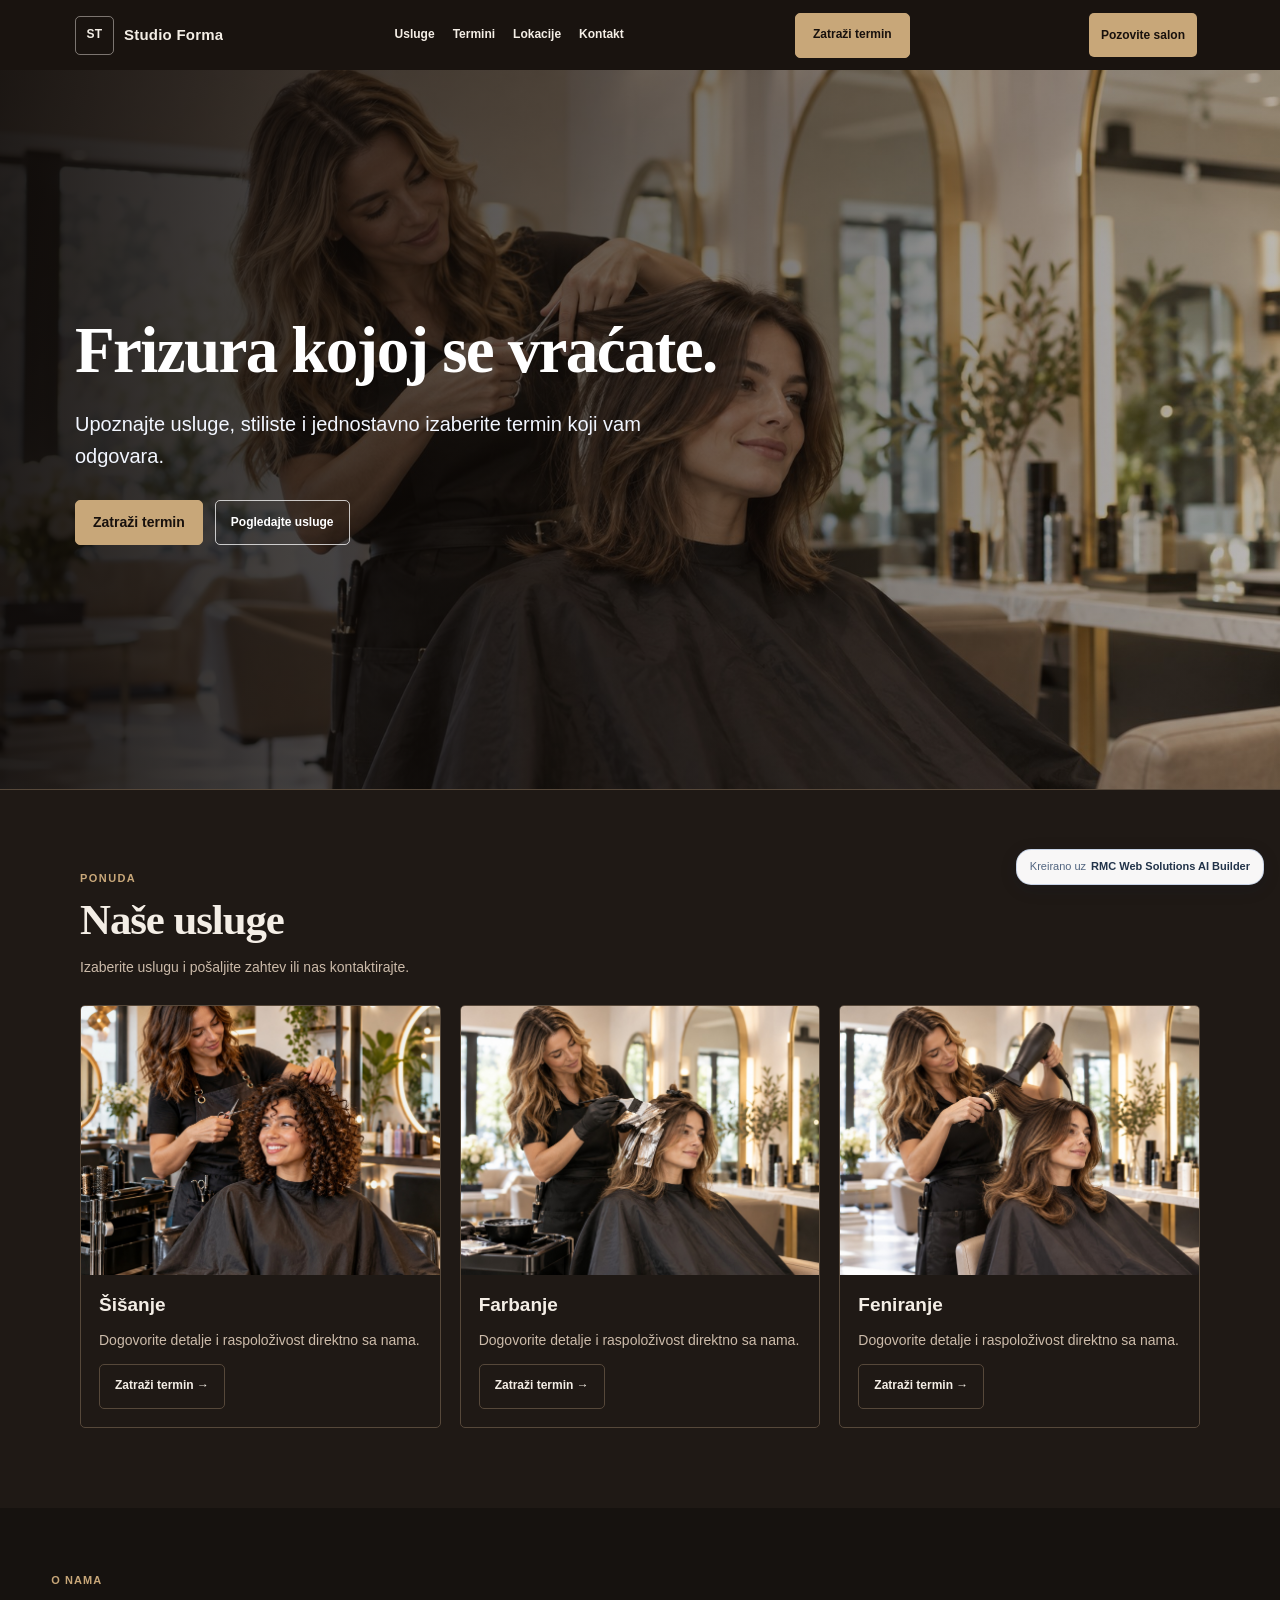
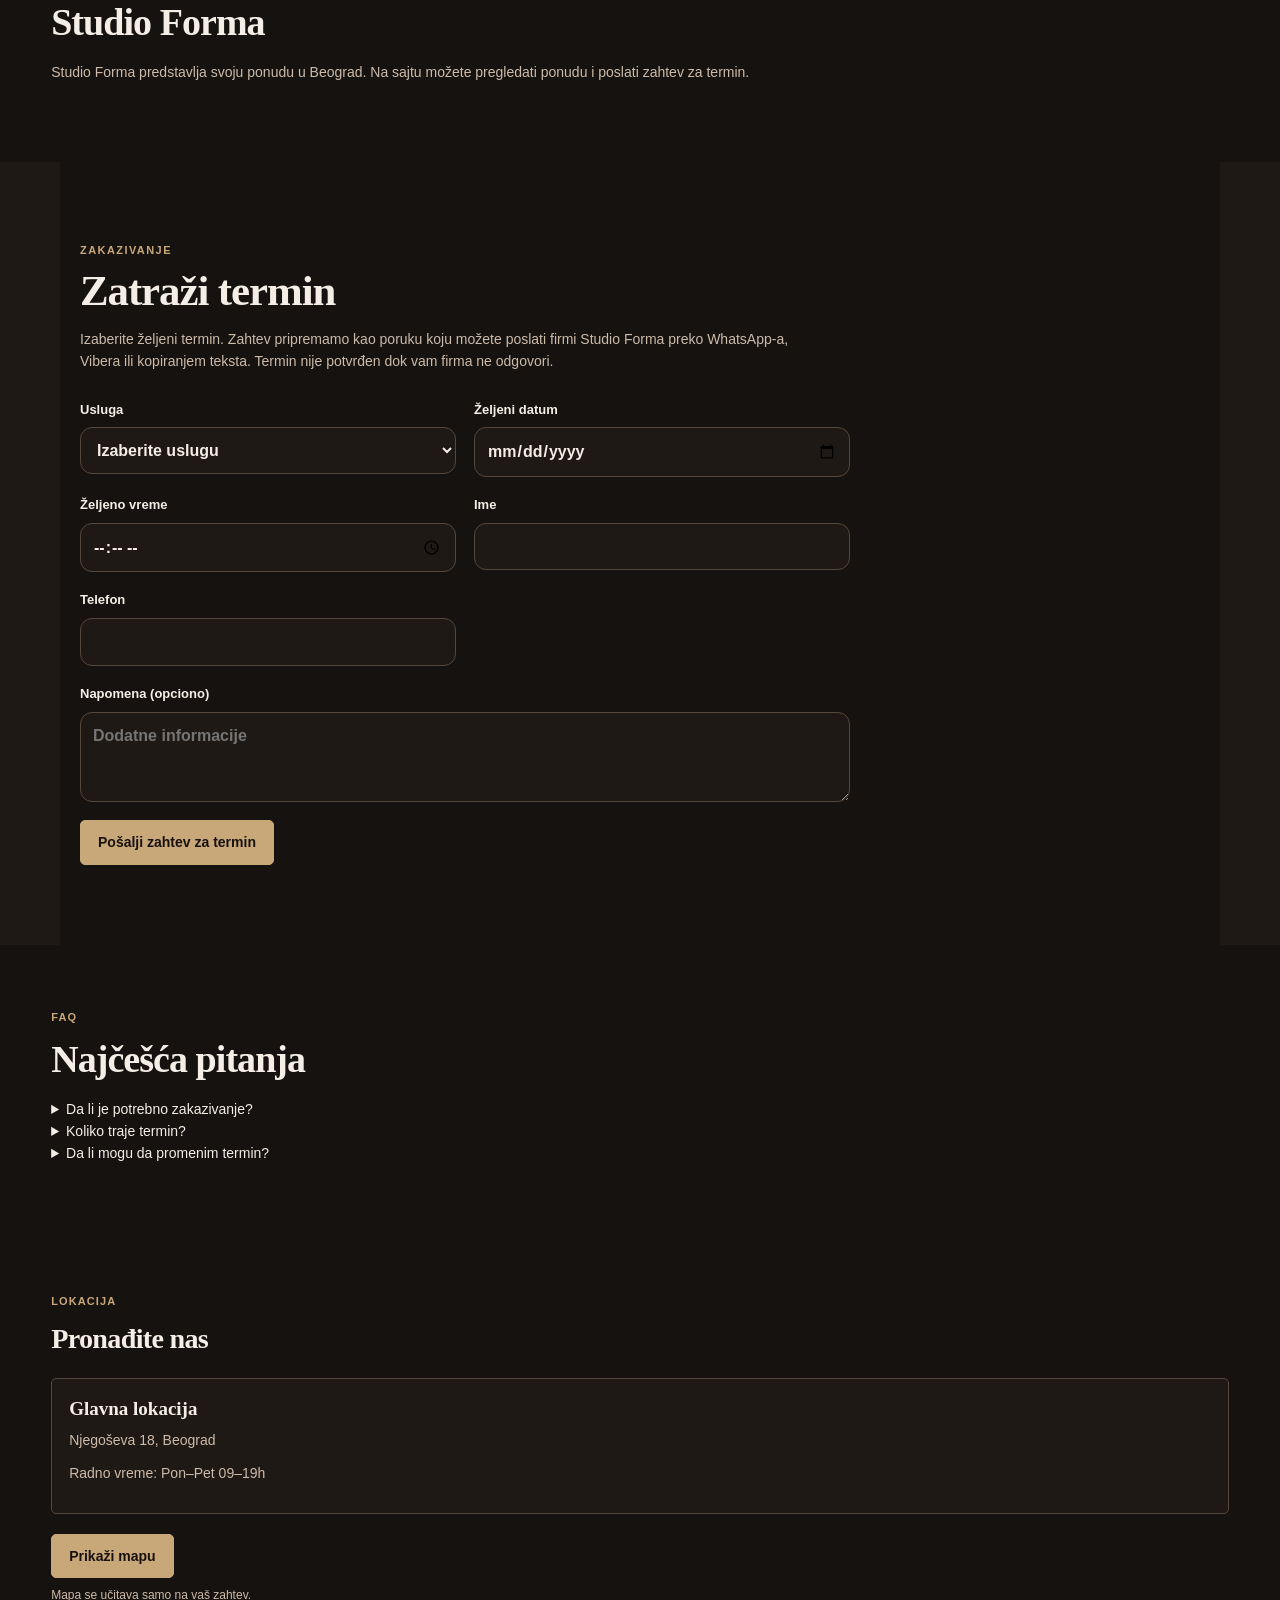
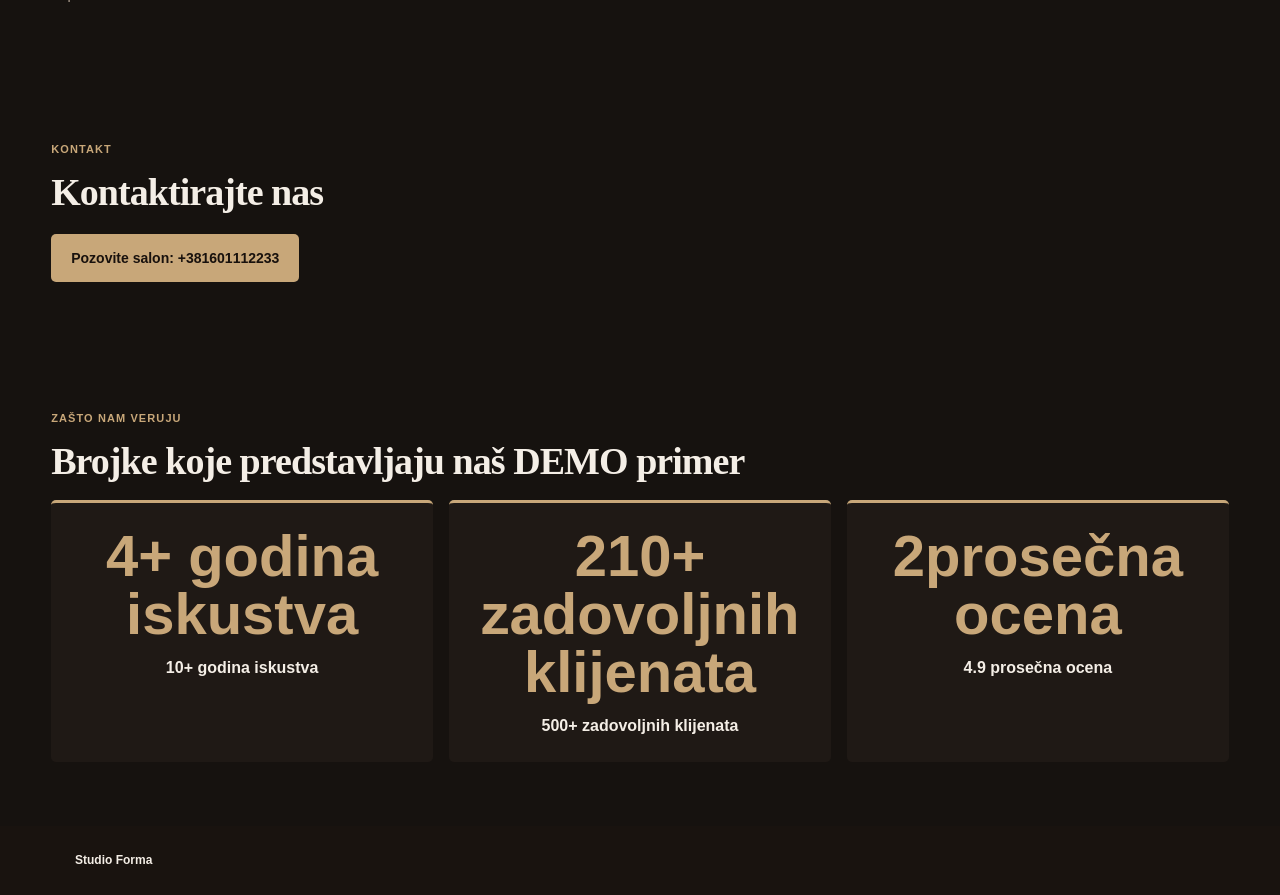
<file: demo-previews/salon/index.html>
<!doctype html><html lang="sr" data-style="premium"><head><meta charset="utf-8"><meta name="viewport" content="width=device-width, initial-scale=1"><meta name="theme-color" content="#16243a"><title>Studio Forma</title><meta name="description" content="Upoznajte usluge, stiliste i jednostavno izaberite termin koji vam odgovara."><link rel="stylesheet" href="site.css"><link rel="stylesheet" href="booking.css"><link rel="stylesheet" href="visual-system.css"><link rel="stylesheet" href="global-modal.css"><style id="ws-v454-contact-css">
.ws-location-section,.ws-v454-contact{clear:both;scroll-margin-top:110px}
.ws-v454-contact{max-width:1280px;margin:0 auto;padding:clamp(30px,5vw,72px) clamp(20px,4vw,64px);background:var(--section-bg,#f8fafc);color:var(--ink,#17263c);font-family:var(--body-font,Arial,sans-serif)}
.ws-v454-contact h2{font:750 clamp(24px,3vw,38px)/1.25 var(--display-font,Arial,sans-serif);color:var(--ink,#17263c);margin:10px 0 18px}.ws-structured-grid{display:grid;grid-template-columns:repeat(auto-fit,minmax(180px,1fr));gap:16px}.ws-structured-grid article{padding:18px;border:1px solid #dbe5e3;border-radius:12px;background:#fff}.ws-counter{display:block;font-size:clamp(34px,5vw,58px);line-height:1;color:var(--accent,#1e5bca);font-weight:800;margin:0 0 12px}.ws-trust-counter-strip{display:grid;grid-template-columns:repeat(3,minmax(0,1fr));gap:16px}.ws-trust-counter-strip article{text-align:center;padding:24px 14px;border-top:3px solid var(--accent,#1e5bca);background:#fff}.ws-trust-counter-strip h3{margin:0;font-size:16px}.ws-reference-slider{display:flex;gap:16px;overflow-x:auto;padding:4px 2px 14px;scroll-snap-type:x mandatory}.ws-reference-slider article{flex:0 0 min(290px,78vw);scroll-snap-align:start;border:1px solid #dbe5e3;border-radius:12px;overflow:hidden;background:#fff}.ws-reference-slider img,.ws-reference-logo-empty{width:100%;height:154px;object-fit:contain;background:#f3f6f7;padding:18px}.ws-reference-logo-empty{display:grid;place-items:center;color:#627187;font-weight:700}.ws-reference-slider article>div:last-child{padding:16px}.ws-reference-slider h3{margin:6px 0}.ws-reference-slider p{margin:0 0 10px}@media(max-width:640px){.ws-trust-counter-strip{grid-template-columns:1fr;gap:10px}.ws-trust-counter-strip article{padding:18px}}
.ws-v454-contact-row{display:flex;gap:12px;align-items:center;flex-wrap:wrap}
.ws-v454-contact .ws-v454-phone{display:inline-flex;align-items:center;justify-content:center;gap:8px;min-height:48px;padding:12px 20px;border-radius:var(--button-radius,11px);background:var(--accent,#1e5bca);color:var(--on-accent,#fff)!important;border:0;text-decoration:none;font-weight:800;white-space:normal;overflow-wrap:anywhere}
.ws-v454-contact .ws-v454-phone:focus-visible{outline:3px solid #6fa6ff;outline-offset:3px}
.ws-v454-contact .ws-v454-extra{display:inline-flex;align-items:center;color:var(--accent,#264e88);overflow-wrap:anywhere;min-height:44px}
.ws-v454-contact .service-contact-form{width:100%;margin-top:22px}
.ws-v454-map-title{font-size:clamp(20px,2.2vw,30px)!important}
.ws-editor-section{clear:both;max-width:1280px;margin:0 auto;padding:clamp(30px,5vw,72px) clamp(20px,4vw,64px);background:var(--section-bg,#f8fafc);color:var(--ink,#17263c);font-family:var(--body-font,Arial,sans-serif)}.ws-editor-section h2{font:750 clamp(24px,3vw,38px)/1.25 var(--display-font,Arial,sans-serif);margin:10px 0 14px}.ws-editor-section p{max-width:760px;line-height:1.65}.ws-editor-section .primary{display:inline-flex;margin-top:10px}
.ws-editor-form{display:grid;grid-template-columns:repeat(2,minmax(0,1fr));gap:14px;max-width:760px;margin-top:24px}.ws-editor-form label{display:grid;gap:7px;font-weight:700}.ws-editor-form input,.ws-editor-form textarea,.ws-editor-form select{padding:12px;border:1px solid #cad5e2;border-radius:8px;font:inherit;background:#fff}.ws-editor-form .wide{grid-column:1/-1}.ws-editor-form .check{display:flex;align-items:center;gap:8px}.ws-editor-form .form-status{grid-column:1/-1;margin:0;color:#27645d;font-weight:700}
@media(max-width:690px){.ws-v454-contact{padding:32px 17px}.ws-v454-contact .ws-v454-phone{width:100%;text-align:center}}
.ws-document-gallery{display:grid;grid-template-columns:repeat(3,minmax(0,1fr));gap:16px}.ws-document-thumb{padding:0;border:1px solid #dbe5e3;background:#fff;border-radius:12px;overflow:hidden;cursor:zoom-in}.ws-document-thumb img{display:block;width:100%;aspect-ratio:4/3;object-fit:contain;background:#fff}.ws-partner-strip{display:flex;justify-content:center;align-items:center;gap:clamp(24px,5vw,72px);flex-wrap:wrap;padding:18px 0}.ws-partner-strip a,.ws-partner-strip span{display:grid;place-items:center;min-width:120px;max-width:180px}.ws-partner-strip img{display:block;max-width:100%;max-height:82px;object-fit:contain;filter:grayscale(1);opacity:.8;transition:filter .2s,opacity .2s}.ws-partner-strip a:hover img,.ws-partner-strip a:focus-visible img,.ws-partner-strip span:hover img{filter:none;opacity:1}.ws-document-lightbox{position:fixed;inset:0;z-index:99999;display:grid;place-items:center;padding:24px;background:rgba(10,20,35,.82)}.ws-document-lightbox__panel{max-width:min(1100px,96vw);max-height:92vh;position:relative}.ws-document-lightbox img{display:block;max-width:100%;max-height:88vh;object-fit:contain;background:#fff}.ws-document-lightbox button{position:absolute;right:8px;top:8px;border:0;border-radius:50%;width:38px;height:38px;background:#fff;color:#111;font-size:24px;cursor:pointer}.ws-document-lightbox a{display:inline-block;margin-top:12px;color:#fff;font-weight:800}@media(max-width:640px){.ws-document-gallery{grid-template-columns:1fr;gap:12px}.ws-partner-strip{gap:28px}.ws-partner-strip a,.ws-partner-strip span{min-width:96px;max-width:130px}}.ws-about-copy{max-width:760px}.ws-team-grid{display:grid;grid-template-columns:repeat(auto-fit,minmax(220px,320px));justify-content:start;gap:16px;margin-top:28px}.ws-team-card{width:100%;max-width:320px;overflow:hidden;border:1px solid #dbe5e3;border-radius:12px;background:#fff}.ws-team-card img{display:block;width:100%;height:auto;aspect-ratio:4/3;object-fit:cover}.ws-team-card div{padding:18px}.ws-team-card h3{margin:0}.ws-team-role{margin:6px 0 0;color:var(--accent,#1e5bca);font-weight:750}.ws-team-card p:last-child{margin-bottom:0}.ws-review-stars{color:#e5a000;letter-spacing:2px;font-size:22px;line-height:1}@media(max-width:720px){.ws-team-grid{grid-template-columns:1fr}}.ws-portfolio-gallery{display:grid;grid-template-columns:repeat(3,minmax(0,1fr));gap:16px}.ws-portfolio-gallery a,.ws-portfolio-gallery button{display:block;padding:0;border:0;border-radius:12px;overflow:hidden;background:#fff;cursor:pointer}.ws-portfolio-gallery img{display:block;width:100%;aspect-ratio:4/3;object-fit:cover;transition:transform .25s}.ws-portfolio-gallery a:hover img,.ws-portfolio-gallery a:focus-visible img,.ws-portfolio-gallery button:hover img,.ws-portfolio-gallery button:focus-visible img{transform:scale(1.035)}@media(max-width:640px){.ws-portfolio-gallery{grid-template-columns:1fr;gap:12px}}</style><link rel="stylesheet" href="site-system.css"><meta name="robots" content="index,follow"><meta property="og:title" content="Studio Forma"><meta property="og:description" content="Upoznajte usluge, stiliste i jednostavno izaberite termin koji vam odgovara."></head><body>
<header class="site-header"><div class="brandmark"><span class="monogram">ST</span><span>Studio Forma</span></div><nav aria-label="Glavna navigacija"><a href="#usluge">Usluge</a><a href="#zakazivanje">Termini</a><a href="#lokacije">Lokacije</a><a href="#kontakt">Kontakt</a></nav><a class="header-cta" href="#zakazivanje">Zatraži termin</a><a class="ws-header-call" href="tel:+381601112233">Pozovite salon</a></header><a class="ws-demo-badge" data-system="demoBadge" href="https://retailmediacenter.com/web-solutions/?source=demo-site&amp;business=hair-salon" target="_blank" rel="noopener noreferrer" aria-label="Kreirano uz RMC Web Solutions AI Builder"><span class="ws-badge-intro">Kreirano uz</span><span class="ws-demo-label">RMC Web Solutions AI Builder</span></a>
<main><section class="hero service-hero" style="--hero-image:url('assets/images/curated/beauty/hair-salon/hero/hair_hero_01.jpg')"><div class="hero-content"><h1>Frizura kojoj se vraćate.</h1><p>Upoznajte usluge, stiliste i jednostavno izaberite termin koji vam odgovara.</p><div class="hero-actions"><a href="#zakazivanje" class="primary">Zatraži termin</a><a href="#usluge" class="outline-light">Pogledajte usluge</a></div></div></section>
<section class="site-section services-section" id="usluge"><div class="section-heading"><div><div class="kicker">PONUDA</div><h2>Naše usluge</h2><p>Izaberite uslugu i pošaljite zahtev ili nas kontaktirajte.</p></div></div><div class="service-grid"><article class="service-card"><img src="assets/images/curated/beauty/hair-salon/services/hair_salon_curly_cut_01.jpg" loading="lazy" alt="Šišanje"><div class="service-card-body"><h3>Šišanje</h3><p>Dogovorite detalje i raspoloživost direktno sa nama.</p><a href="#zakazivanje" class="secondary" data-service="Šišanje">Zatraži termin →</a></div></article><article class="service-card"><img src="assets/images/curated/beauty/hair-salon/services/hair_service_color_01.jpg" loading="lazy" alt="Farbanje"><div class="service-card-body"><h3>Farbanje</h3><p>Dogovorite detalje i raspoloživost direktno sa nama.</p><a href="#zakazivanje" class="secondary" data-service="Farbanje">Zatraži termin →</a></div></article><article class="service-card"><img src="assets/images/curated/beauty/hair-salon/services/hair_service_blowdry_01.jpg" loading="lazy" alt="Feniranje"><div class="service-card-body"><h3>Feniranje</h3><p>Dogovorite detalje i raspoloživost direktno sa nama.</p><a href="#zakazivanje" class="secondary" data-service="Feniranje">Zatraži termin →</a></div></article></div></section>

<section class="site-section ws-editor-section ws-about" id="o-nama"><div class="kicker">O NAMA</div><h2>Studio Forma</h2><p class="ws-about-copy">Studio Forma predstavlja svoju ponudu u Beograd. Na sajtu možete pregledati ponudu i poslati zahtev za termin.</p></section><section class="site-section booking-service" id="zakazivanje"><div class="section-heading"><div class="kicker">ZAKAZIVANJE</div><h2>Zatraži termin</h2><p>Izaberite željeni termin. Zahtev pripremamo kao poruku koju možete poslati firmi Studio Forma preko WhatsApp-a, Vibera ili kopiranjem teksta. Termin nije potvrđen dok vam firma ne odgovori.</p></div><form class="service-request-form" id="requestForm" data-mode="appointment">
    <label class="">Usluga<select name="service" required><option value="" disabled selected>Izaberite uslugu</option><option value="Šišanje">Šišanje</option><option value="Farbanje">Farbanje</option><option value="Feniranje">Feniranje</option><option value="Nega kose">Nega kose</option></select></label><label class="">Željeni datum<input name="date" type="date" required></label><label class="">Željeno vreme<input name="time" type="time" required></label><label class="">Ime<input name="name" type="text" autocomplete="name" required maxlength="90"></label><label class="">Telefon<input name="phone" type="tel" autocomplete="tel" required maxlength="35"></label><label class="wide">Napomena (opciono)<textarea name="note" rows="2" maxlength="350" placeholder="Dodatne informacije"></textarea></label><button type="submit" class="primary wide">Pošalji zahtev za termin</button>
  </form></section><section class="site-section ws-editor-section ws-structured faq" id="faq"><div class="kicker">FAQ</div><h2>Najčešća pitanja</h2><details><summary>Da li je potrebno zakazivanje?</summary><p>Preporučujemo zakazivanje termina kako bismo vam sačuvali željeno vreme.</p></details><details><summary>Koliko traje termin?</summary><p>Trajanje zavisi od usluge i dogovara se prilikom rezervacije.</p></details><details><summary>Da li mogu da promenim termin?</summary><p>Da. Javite nam se telefonom i pronaći ćemo novi termin.</p></details></section><section class="site-section ws-location-section" id="lokacije" aria-labelledby="ws-locations-title">
 <div class="kicker">LOKACIJA</div><h2 class="ws-v454-map-title" id="ws-locations-title">Pronađite nas</h2>
 <div class="ws-place-grid"><article class="ws-place"><h3>Glavna lokacija</h3><p class="ws-place-address">Njegoševa 18, Beograd</p>
 <p class="ws-place-hours">Radno vreme: Pon–Pet 09–19h</p></article></div><div class="ws-map-wrap"><button type="button" class="ws-map-load" data-ws-map="Njegoševa 18, Beograd">Prikaži mapu</button><p class="ws-map-hint">Mapa se učitava samo na vaš zahtev.</p><div class="ws-map-host" aria-live="polite"></div></div></section><section class="site-section ws-v454-contact" id="kontakt" aria-labelledby="ws-v454-contact-heading">
 <div class="kicker">KONTAKT</div><h2 id="ws-v454-contact-heading">Kontaktirajte nas</h2>
 <div class="ws-v454-contact-row"><a class="ws-v454-phone" href="tel:+381601112233">Pozovite salon: +381601112233</a></div></section><section class="site-section ws-editor-section ws-trust-counters" id="trust"><div class="kicker">ZAŠTO NAM VERUJU</div><h2>Brojke koje predstavljaju naš DEMO primer</h2><div class="ws-trust-counter-strip"><article><strong class="ws-counter" data-counter="10" data-suffix="+ godina iskustva">0+ godina iskustva</strong><h3>10+ godina iskustva</h3></article><article><strong class="ws-counter" data-counter="500" data-suffix="+ zadovoljnih klijenata">0+ zadovoljnih klijenata</strong><h3>500+ zadovoljnih klijenata</h3></article><article><strong class="ws-counter" data-counter="4.9" data-suffix="prosečna ocena">0prosečna ocena</strong><h3>4.9 prosečna ocena</h3></article></div></section></main>
<footer class="site-footer"><strong>Studio Forma</strong></footer>
<a class="service-mobile-cta" href="#zakazivanje">Zatraži termin ↑</a>
<dialog id="requestDialog" class="site-dialog service-dialog" aria-label="Pripremljen zahtev"><button class="dialog-close" type="button" data-close aria-label="Zatvori">×</button><div class="dialog-pad"><div class="kicker">ZAHTEV ZA TERMIN</div><h2>Poruka je spremna</h2><p>Zahtev još nije poslat. Izaberite kanal komunikacije.</p><pre id="requestMessage"></pre><div class="dialog-actions"><button id="copyRequest" class="primary" type="button">Kopiraj zahtev</button><a id="viberRequest" class="secondary" rel="noopener noreferrer" target="_blank">Viber</a><a id="waRequest" class="secondary" rel="noopener noreferrer" target="_blank">WhatsApp</a></div><p class="hint">Viber može skratiti dugu poruku. Potpun zahtev je dostupan preko dugmeta Kopiraj. Termin nije automatski potvrđen.</p><p id="copyRequestStatus" role="status"></p></div></dialog>
<script id="bookingData" type="application/json">{"business":{"name":"Studio Forma","id":"hair-salon"},"contact":{"phone":"+381601112233"},"formTransport":"manual","booking":{"enabled":true,"mode":"appointment","timingMode":"EXACT_TIME","offerings":["Šišanje","Farbanje","Feniranje","Nega kose"],"services":[{"id":"hairsalon-1","name":"Šišanje"},{"id":"hairsalon-2","name":"Farbanje"},{"id":"hairsalon-3","name":"Feniranje"},{"id":"hair-salon-booking-4","name":"Nega kose"}],"form":{"fields":[],"successMessage":""}},"bookingTransport":null}</script><script src="booking-runtime.js" defer></script><script src="global-modal.js" defer></script><script src="site-system.js" defer></script><script>document.addEventListener("DOMContentLoaded",function(){const counters=document.querySelectorAll("[data-counter]");const start=function(node){const target=Number(node.dataset.counter)||0,startTime=performance.now(),duration=900;const tick=function(now){const value=Math.round(target*Math.min(1,(now-startTime)/duration));node.textContent=value+(node.dataset.suffix||"");if(value<target)requestAnimationFrame(tick);};requestAnimationFrame(tick);};if("IntersectionObserver" in window){const observer=new IntersectionObserver(entries=>entries.forEach(entry=>{if(entry.isIntersecting){start(entry.target);observer.unobserve(entry.target);}}),{threshold:.35});counters.forEach(node=>observer.observe(node));}else{counters.forEach(start);}});document.addEventListener("click",function(event){const trigger=event.target.closest("[data-lightbox-image]");if(!trigger)return;event.preventDefault();const overlay=document.createElement("div"),panel=document.createElement("div"),image=document.createElement("img"),close=document.createElement("button");overlay.className="ws-document-lightbox";panel.className="ws-document-lightbox__panel";image.src=trigger.dataset.lightboxImage;image.alt="Uvećani dokument";close.type="button";close.setAttribute("aria-label","Zatvori");close.textContent="×";panel.append(image,close);if(trigger.dataset.documentLink){const link=document.createElement("a");link.href=trigger.dataset.documentLink;link.target="_blank";link.rel="noopener noreferrer";link.textContent="Otvori izvor ↗";panel.append(link);}overlay.append(panel);document.body.append(overlay);const dismiss=()=>overlay.remove();close.addEventListener("click",dismiss);overlay.addEventListener("click",e=>{if(e.target===overlay)dismiss();});});document.addEventListener("submit",function(e){const f=e.target.closest("[data-rmc-creator-form]");if(!f)return;e.preventDefault();if(!f.reportValidity())return;const lines=[f.dataset.title,"",...Array.from(new FormData(f).entries()).map(x=>x[0]+": "+x[1])];const status=f.querySelector(".form-status");status.textContent=f.dataset.success;location.href="mailto:"+encodeURIComponent(f.dataset.recipient)+"?subject="+encodeURIComponent(f.dataset.title)+"&body="+encodeURIComponent(lines.join("\n"));});</script></body></html>
</file>
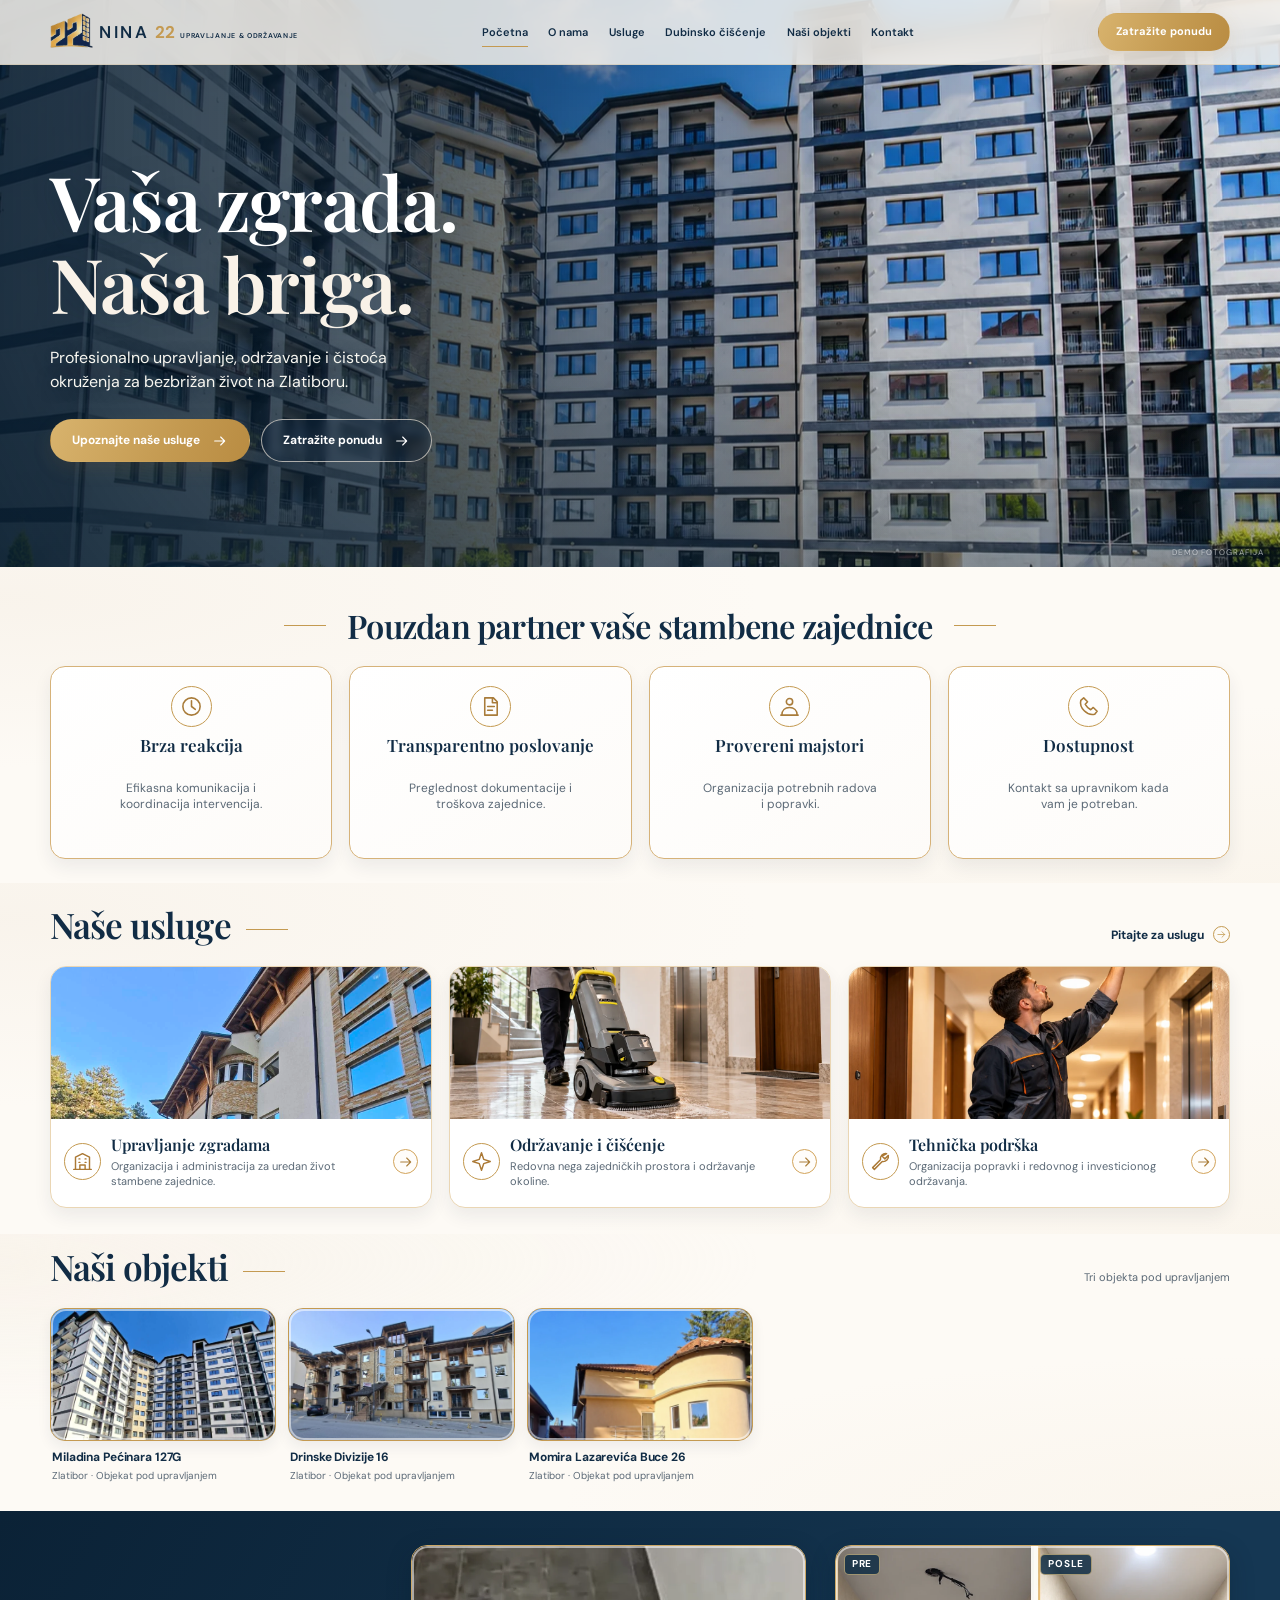
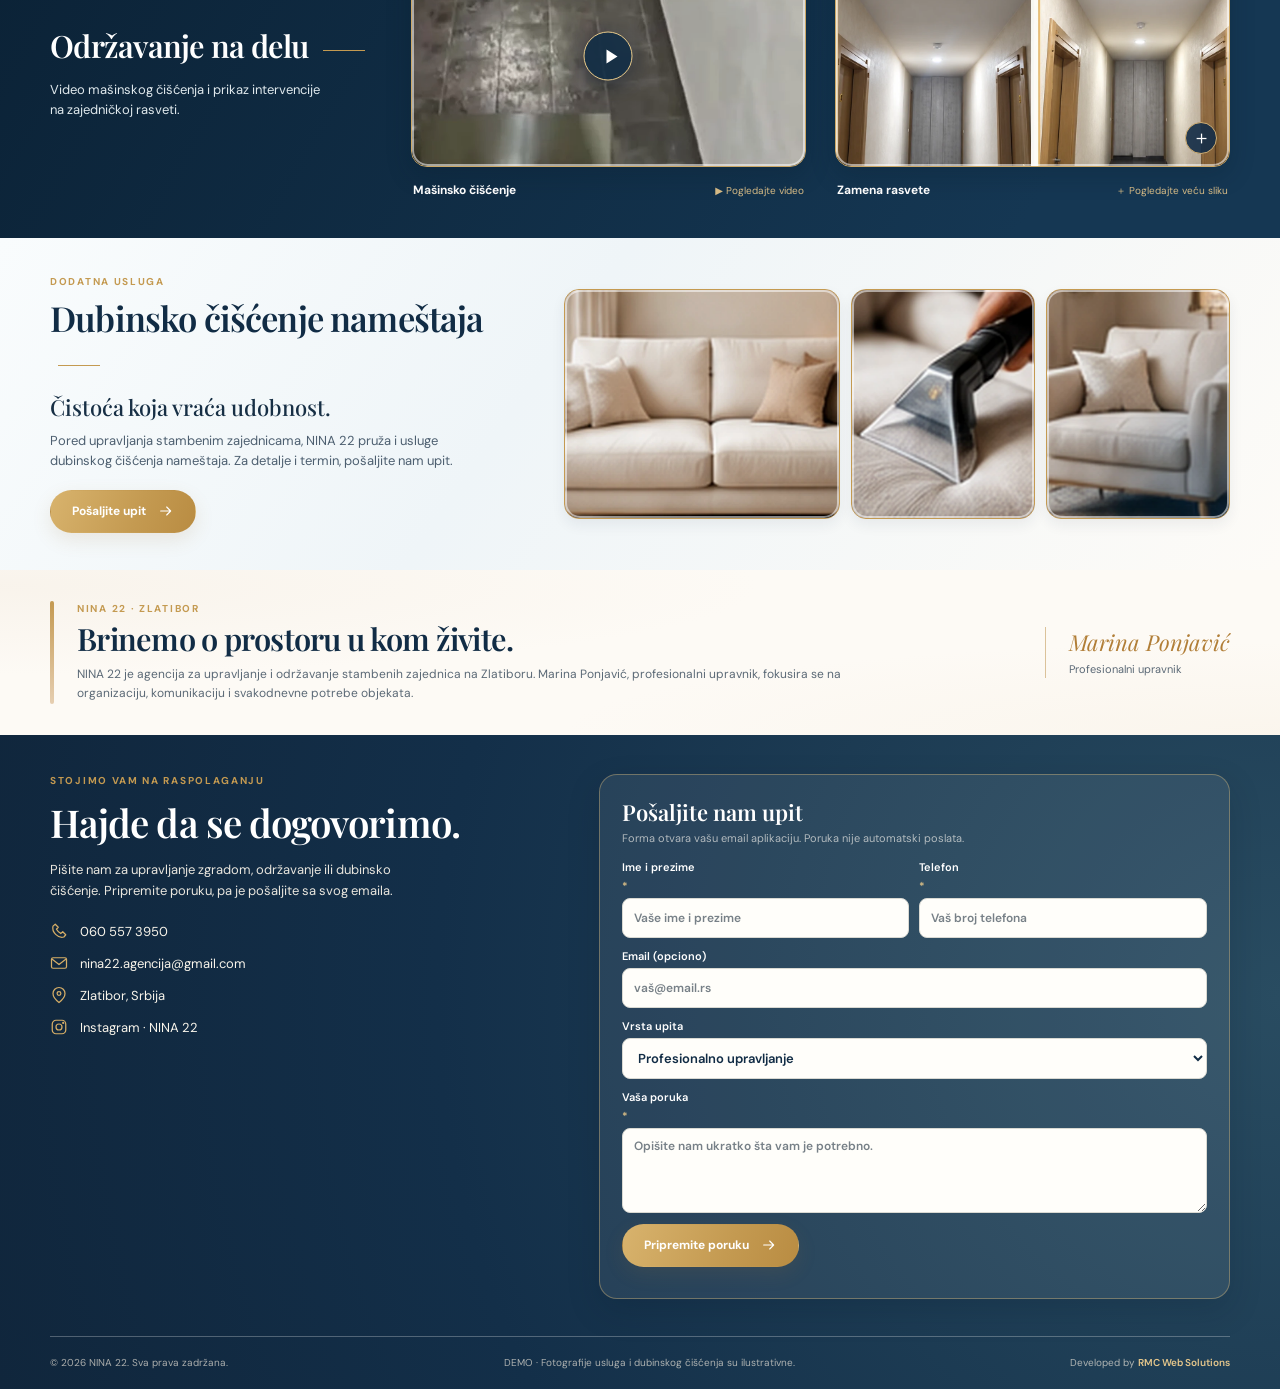
<file: showcase/clients/nina22/index.html>
<!doctype html>
<html lang="sr">
<head>
  <meta charset="utf-8">
  <meta name="viewport" content="width=device-width, initial-scale=1, viewport-fit=cover">
  <meta name="theme-color" content="#f5f1e9">
  <meta name="description" content="NINA 22 pruža profesionalno upravljanje stambenim zajednicama na Zlatiboru, organizaciju održavanja, čišćenje zajedničkih prostora i dubinsko čišćenje nameštaja.">
  <meta name="robots" content="noindex, follow">
  <meta name="color-scheme" content="light">
  <meta property="og:type" content="website">
  <meta property="og:locale" content="sr_RS">
  <meta property="og:site_name" content="NINA 22">
  <meta property="og:title" content="Upravljanje i održavanje zgrada Zlatibor | NINA 22">
  <meta property="og:description" content="NINA 22 pruža profesionalno upravljanje stambenim zajednicama na Zlatiboru, organizaciju održavanja, čišćenje zajedničkih prostora i dubinsko čišćenje nameštaja.">
  <meta name="twitter:card" content="summary_large_image">
  <meta name="twitter:title" content="Upravljanje i održavanje zgrada Zlatibor | NINA 22">
  <meta name="twitter:description" content="NINA 22 pruža profesionalno upravljanje stambenim zajednicama na Zlatiboru, organizaciju održavanja, čišćenje zajedničkih prostora i dubinsko čišćenje nameštaja.">
  <!-- DEMO: canonical and absolute social image are enabled with the verified client domain. -->
  <title>Upravljanje i održavanje zgrada Zlatibor | NINA 22</title>
  <link rel="icon" type="image/png" href="assets/images/brand/nina22_original_mark.png">
  <link rel="preload" as="image" href="assets/images/hero/nina22_hero_01.webp" fetchpriority="high">
  <link rel="preconnect" href="https://fonts.googleapis.com">
  <link rel="preconnect" href="https://fonts.gstatic.com" crossorigin>
  <link href="https://fonts.googleapis.com/css2?family=DM+Sans:wght@400;500;600;700&family=Playfair+Display:wght@500;600;700&display=swap" rel="stylesheet">
  <link rel="stylesheet" href="assets/css/theme.css">
  <link rel="stylesheet" href="assets/css/site.css">
  <script src="assets/js/site.js" defer></script>
  <!-- JSON-LD enabled only for approved production content. -->
</head>
<body>
  <a class="skip-link" href="#main">Preskočite navigaciju</a>
  <svg xmlns="http://www.w3.org/2000/svg" class="svg-defs" aria-hidden="true" focusable="false">
    <symbol id="i-arrow" viewBox="0 0 24 24"><path d="M4 12h15M13 6l6 6-6 6"/></symbol>
    <symbol id="i-clock" viewBox="0 0 24 24"><circle cx="12" cy="12" r="9"/><path d="M12 6v6l4 3"/></symbol>
    <symbol id="i-document" viewBox="0 0 24 24"><path d="M6 3h9l4 4v14H6zM14 3v5h5M9 12h7M9 16h5"/></symbol>
    <symbol id="i-person" viewBox="0 0 24 24"><circle cx="12" cy="7" r="3.3"/><path d="M4 21c0-5.1 3.5-8 8-8s8 2.9 8 8M3 21h18"/></symbol>
    <symbol id="i-phone" viewBox="0 0 24 24"><path d="M7 3l4 4-2.4 2.7a16 16 0 0 0 5.7 5.7L17 13l4 4-2.5 3C10.6 22 2 13.4 4 5.5z"/></symbol>
    <symbol id="i-building" viewBox="0 0 24 24"><path d="M4 21V7l8-4 8 4v14M9 21v-5h6v5M8 9h1M15 9h1M8 13h1M15 13h1M2 21h20"/></symbol>
    <symbol id="i-sparkle" viewBox="0 0 24 24"><path d="M12 2l2.5 7.5L22 12l-7.5 2.5L12 22l-2.5-7.5L2 12l7.5-2.5z"/></symbol>
    <symbol id="i-tool" viewBox="0 0 24 24"><path d="M19 3a6 6 0 0 0-7 7L3 19l2 2 9-9a6 6 0 0 0 7-7l-4 4-3-3z"/></symbol>
    <symbol id="i-play" viewBox="0 0 24 24"><path d="M9 5l11 7-11 7z" fill="currentColor" stroke="none"/></symbol>
    <symbol id="i-close" viewBox="0 0 24 24"><path d="M5 5l14 14M19 5L5 19"/></symbol>
    <symbol id="i-menu" viewBox="0 0 24 24"><path d="M3 7h18M3 12h18M3 17h18"/></symbol>
    <symbol id="i-instagram" viewBox="0 0 24 24"><rect x="3" y="3" width="18" height="18" rx="5"/><circle cx="12" cy="12" r="4"/><path d="M17.6 6.5h.01" stroke-width="3" stroke-linecap="round"/></symbol>
    <symbol id="i-location" viewBox="0 0 24 24"><path d="M12 22s8-6.3 8-12a8 8 0 1 0-16 0c0 5.7 8 12 8 12z"/><circle cx="12" cy="10" r="2.5"/></symbol>
    <symbol id="i-mail" viewBox="0 0 24 24"><rect x="2" y="5" width="20" height="14" rx="2"/><path d="M3 7l9 7 9-7"/></symbol>
    <symbol id="i-check" viewBox="0 0 24 24"><path d="M4 12l5 5L20 6"/></symbol>
  </svg>

  <header class="site-header" id="top">
    <div class="header-inner wrap">
      <a href="#top" class="brand" aria-label="NINA 22 — početna strana">
        <img src="assets/images/brand/nina22_original_mark.png" alt="" class="brand-mark" width="46" height="46">
        <span class="brand-name">NINA <strong>22</strong><small>Upravljanje &amp; održavanje</small></span>
      </a>
      <nav class="desktop-nav" aria-label="Glavna navigacija">
        <a href="#top" class="nav-active">Početna</a>
        <a href="#o-nama">O nama</a>
        <a href="#usluge">Usluge</a>
        <a href="#dubinsko">Dubinsko čišćenje</a>
        <a href="#objekti">Naši objekti</a>
        <a href="#kontakt">Kontakt</a>
      </nav>
      <div class="header-actions">
        <a href="#kontakt" class="button button-gold header-cta" aria-label="Zatražite ponudu"><span class="cta-long">Zatražite ponudu</span><span class="cta-short">Kontakt</span></a>
        <button type="button" class="menu-toggle" aria-label="Otvori meni" aria-expanded="false" aria-controls="mobile-menu"><svg><use href="#i-menu"/></svg></button>
      </div>
    </div>
    <nav id="mobile-menu" class="mobile-menu" aria-label="Mobilna navigacija" hidden>
      <a href="#top">Početna</a>
      <a href="#o-nama">O nama</a>
      <a href="#usluge">Usluge</a>
      <a href="#dubinsko">Dubinsko čišćenje</a>
      <a href="#objekti">Naši objekti</a>
      <a href="#kontakt">Kontakt</a>
    </nav>
  </header>

  <main id="main">
    <section class="hero" aria-labelledby="hero-title">
      <img class="hero-photo" src="assets/images/hero/nina22_hero_01.webp" alt="Ilustrativna fotografija moderne stambene zgrade u večernjem svetlu" width="1600" height="900" fetchpriority="high" decoding="async">
      <div class="hero-gradient"></div>
      <div class="hero-inner wrap">
        <div class="hero-copy">
          <h1 id="hero-title" data-editor-key="hero.title">Vaša zgrada.<br><span>Naša briga.</span></h1>
          <p data-editor-key="hero.text">Profesionalno upravljanje, održavanje i čistoća okruženja za bezbrižan život na Zlatiboru.</p>
          <div class="hero-buttons">
            <a class="button button-gold" href="#usluge">Upoznajte naše usluge <svg><use href="#i-arrow"/></svg></a>
            <a class="button button-outline" href="#kontakt">Zatražite ponudu <svg><use href="#i-arrow"/></svg></a>
          </div>
        </div>
      </div>
      <span class="hero-photo-tag">DEMO FOTOGRAFIJA</span>
    </section>

    <section class="features cotton-section" id="izdvajamo" aria-labelledby="features-title">
      <div class="wrap">
        <h2 class="section-title center" id="features-title"><span class="title-rule"></span>Pouzdan partner vaše stambene zajednice<span class="title-rule"></span></h2>
        <div class="features-grid"><article class="feature-card shine-card"><span class="feature-icon"><svg aria-hidden="true"><use href="#i-clock"/></svg></span><h3>Brza reakcija</h3><p>Efikasna komunikacija i koordinacija intervencija.</p></article><article class="feature-card shine-card"><span class="feature-icon"><svg aria-hidden="true"><use href="#i-document"/></svg></span><h3>Transparentno poslovanje</h3><p>Preglednost dokumentacije i troškova zajednice.</p></article><article class="feature-card shine-card"><span class="feature-icon"><svg aria-hidden="true"><use href="#i-person"/></svg></span><h3>Provereni majstori</h3><p>Organizacija potrebnih radova i popravki.</p></article><article class="feature-card shine-card"><span class="feature-icon"><svg aria-hidden="true"><use href="#i-phone"/></svg></span><h3>Dostupnost</h3><p>Kontakt sa upravnikom kada vam je potreban.</p></article></div>
      </div>
    </section>

    <section class="services cotton-section" id="usluge" aria-labelledby="services-title">
      <div class="wrap">
        <div class="section-heading"><h2 class="section-title" id="services-title">Naše usluge <span class="title-rule"></span></h2><a class="inline-link" href="#kontakt">Pitajte za uslugu <svg><use href="#i-arrow"/></svg></a></div>
        <div class="services-grid"><button type="button" class="service-card shine-card" data-service-id="upravljanje" aria-label="Detalji o usluzi i slanje upita: Upravljanje zgradama"><span class="service-photo"><img loading="lazy" decoding="async" src="assets/images/services/nina22_service_upravljanje_01.webp" alt="Ilustrativna fotografija stambene zgrade, usluga upravljanja"></span><span class="service-body"><span class="service-icon"><svg aria-hidden="true"><use href="#i-building"/></svg></span><span class="service-text"><strong>Upravljanje zgradama</strong><small>Organizacija i administracija za uredan život stambene zajednice.</small></span><span class="round-arrow"><svg aria-hidden="true"><use href="#i-arrow"/></svg></span></span></button><button type="button" class="service-card shine-card" data-service-id="ciscenje" aria-label="Detalji o usluzi i slanje upita: Održavanje i čišćenje"><span class="service-photo"><img loading="lazy" decoding="async" src="assets/images/services/nina22_service_ciscenje_01.webp" alt="Ilustracija mašinskog čišćenja zajedničkih prostorija"></span><span class="service-body"><span class="service-icon"><svg aria-hidden="true"><use href="#i-sparkle"/></svg></span><span class="service-text"><strong>Održavanje i čišćenje</strong><small>Redovna nega zajedničkih prostora i održavanje okoline.</small></span><span class="round-arrow"><svg aria-hidden="true"><use href="#i-arrow"/></svg></span></span></button><button type="button" class="service-card shine-card" data-service-id="podrska" aria-label="Detalji o usluzi i slanje upita: Tehnička podrška"><span class="service-photo"><img loading="lazy" decoding="async" src="assets/images/services/nina22_service_odrzavanje_01.webp" alt="Ilustrativna fotografija pribora za tehničko održavanje zgrada"></span><span class="service-body"><span class="service-icon"><svg aria-hidden="true"><use href="#i-tool"/></svg></span><span class="service-text"><strong>Tehnička podrška</strong><small>Organizacija popravki i redovnog i investicionog održavanja.</small></span><span class="round-arrow"><svg aria-hidden="true"><use href="#i-arrow"/></svg></span></span></button></div>
      </div>
    </section>

    <section class="buildings cotton-section" id="objekti" aria-labelledby="gallery-title">
      <div class="wrap">
        <div class="section-heading"><h2 class="section-title" id="gallery-title">Naši objekti <span class="title-rule"></span></h2><p class="gallery-label">Tri objekta pod upravljanjem</p></div>
        <div class="gallery-strip" aria-label="Galerija objekata pod upravljanjem"><div class="gallery-entry gallery-entry--actual">
    <button type="button" class="gallery-item image-frame" data-photo="assets/images/buildings/nina22_building_01_full.webp" data-caption="Miladina Pećinara 127G, Zlatibor" data-actual="true" aria-label="Pogledajte stvarnu fotografiju objekta Miladina Pećinara 127G, Zlatibor">
      <img src="assets/images/buildings/nina22_building_01.webp" alt="Stvarni stambeni kompleks u ulici Miladina Pećinara 127G na Zlatiboru" loading="lazy" decoding="async"><span class="gallery-zoom">+</span>
    </button>
    <div class="gallery-caption"><strong>Miladina Pećinara 127G</strong><small>Zlatibor · Objekat pod upravljanjem</small></div>
  </div><div class="gallery-entry gallery-entry--actual">
    <button type="button" class="gallery-item image-frame" data-photo="assets/images/buildings/nina22_building_02_full.webp" data-caption="Drinske Divizije 16, Zlatibor" data-actual="true" aria-label="Pogledajte stvarnu fotografiju objekta Drinske Divizije 16, Zlatibor">
      <img src="assets/images/buildings/nina22_building_02.webp" alt="Stvarna fotografija stambenog objekta u ulici Drinske Divizije 16 na Zlatiboru" loading="lazy" decoding="async"><span class="gallery-zoom">+</span>
    </button>
    <div class="gallery-caption"><strong>Drinske Divizije 16</strong><small>Zlatibor · Objekat pod upravljanjem</small></div>
  </div><div class="gallery-entry gallery-entry--actual">
    <button type="button" class="gallery-item image-frame" data-photo="assets/images/buildings/nina22_building_03_full.webp" data-caption="Momira Lazarevića Buce 26, Zlatibor" data-actual="true" aria-label="Pogledajte stvarnu fotografiju objekta Momira Lazarevića Buce 26, Zlatibor">
      <img src="assets/images/buildings/nina22_building_03.webp" alt="Stvarna fotografija stambenog objekta u ulici Momira Lazarevića Buce 26 na Zlatiboru" loading="lazy" decoding="async"><span class="gallery-zoom">+</span>
    </button>
    <div class="gallery-caption"><strong>Momira Lazarevića Buce 26</strong><small>Zlatibor · Objekat pod upravljanjem</small></div>
  </div></div>
      </div>
    </section>

    <section class="work" id="nas-rad" aria-labelledby="work-title">
      <div class="work-inner wrap">
        <div class="work-copy">
          <h2 class="section-title section-title-light" id="work-title">Održavanje na delu <span class="title-rule"></span></h2>
          <p>Video mašinskog čišćenja i prikaz intervencije na zajedničkoj rasveti.</p>
        </div>
        <div class="work-tile">
          <button type="button" class="work-preview work-media-card image-frame" data-open-video="maintenance" aria-label="Pokreni video mašinskog čišćenja hodnika">
            <img loading="lazy" decoding="async" src="assets/images/video-posters/nina22_video_odrzavanje_01.webp" alt="Kadar iz stvarnog videa mašinskog čišćenja zajedničkih prostorija">
            <span class="play-circle" aria-hidden="true"><svg><use href="#i-play"/></svg></span>
          </button>
          <div class="work-tile-caption"><strong>Mašinsko čišćenje</strong><span>▶ Pogledajte video</span></div>
        </div>
        <div class="work-tile">
          <button type="button" class="work-lighting work-media-card image-frame" data-photo="assets/images/maintenance/nina22_rasveta_pre_posle_full.webp" data-caption="Zamena neispravne rasvete u zajedničkim prostorijama stambene zgrade." data-caption-mode="custom" data-actual="false" aria-label="Uvećaj stilizovani prikaz zamene rasvete pre i posle">
            <img loading="lazy" decoding="async" src="assets/images/maintenance/nina22_rasveta_pre_posle_thumb.webp" alt="Stilizovani prikaz zamene rasvete, pre i posle">
            <span class="work-compare-chip work-compare-chip--pre" aria-hidden="true">PRE</span>
            <span class="work-compare-chip work-compare-chip--post" aria-hidden="true">POSLE</span>
            <span class="image-preview-icon" aria-hidden="true">＋</span>
          </button>
          <div class="work-tile-caption"><strong>Zamena rasvete</strong><span>＋ Pogledajte veću sliku</span></div>
        </div>
      </div>
    </section>

    <section class="deep-cleaning" id="dubinsko" aria-labelledby="deep-title">
      <div class="wrap deep-layout">
        <div class="deep-copy"><p class="kicker">DODATNA USLUGA</p><h2 class="section-title" id="deep-title">Dubinsko čišćenje nameštaja <span class="title-rule"></span></h2><h3>Čistoća koja vraća udobnost.</h3><p>Pored upravljanja stambenim zajednicama, NINA 22 pruža i usluge dubinskog čišćenja nameštaja. Za detalje i termin, pošaljite nam upit.</p><a href="#kontakt" class="button button-gold" data-subject="Dubinsko čišćenje nameštaja">Pošaljite upit <svg><use href="#i-arrow"/></svg></a></div>
        <div class="deep-gallery" aria-label="Ilustrativne fotografije čišćenja nameštaja"><div class="deep-pic image-frame deep-pic-1"><img src="assets/images/cleaning/nina22_cleaning_sofa_01.webp" alt="Ilustrativna fotografija svetle sofe u dnevnoj sobi" loading="lazy" decoding="async"></div><div class="deep-pic image-frame deep-pic-2"><img src="assets/images/cleaning/nina22_cleaning_action_02.webp" alt="Ilustracija mašinskog dubinskog čišćenja tapaciranog nameštaja" loading="lazy" decoding="async"></div><div class="deep-pic image-frame deep-pic-3"><img src="assets/images/cleaning/nina22_cleaning_detail_03.webp" alt="Ilustrativna fotografija uredne fotelje" loading="lazy" decoding="async"></div></div>
      </div>
      
    </section>

    <section class="about cotton-section" id="o-nama" aria-labelledby="about-title"><div class="wrap about-inner"><span class="about-line"></span><div><p class="kicker">NINA 22 · ZLATIBOR</p><h2 class="section-title" id="about-title">Brinemo o prostoru u kom živite.</h2><p>NINA 22 je agencija za upravljanje i održavanje stambenih zajednica na Zlatiboru. Marina Ponjavić, profesionalni upravnik, fokusira se na organizaciju, komunikaciju i svakodnevne potrebe objekata.</p></div><div class="about-signature"><span>Marina Ponjavić</span><small>Profesionalni upravnik</small></div></div></section>

    <section class="contact" id="kontakt" aria-labelledby="contact-title">
      <div class="wrap contact-layout">
        <div class="contact-copy"><p class="kicker">STOJIMO VAM NA RASPOLAGANJU</p><h2 id="contact-title">Hajde da se dogovorimo.</h2><p>Pišite nam za upravljanje zgradom, održavanje ili dubinsko čišćenje. Pripremite poruku, pa je pošaljite sa svog emaila.</p>
          <div class="contact-list">
            <a href="tel:+381605573950"><svg><use href="#i-phone"/></svg><span>060 557 3950</span></a>
            <a href="mailto:nina22.agencija@gmail.com"><svg><use href="#i-mail"/></svg><span>nina22.agencija@gmail.com</span></a>
            <span><svg><use href="#i-location"/></svg><span>Zlatibor, Srbija</span></span>
            <a href="https://www.instagram.com/upravnik_zgrada_zlatibor/" target="_blank" rel="noopener noreferrer"><svg><use href="#i-instagram"/></svg><span>Instagram · NINA 22</span></a>
          </div>
        </div>
        <form class="contact-form" id="contact-form" autocomplete="on">
          <h3>Pošaljite nam upit</h3>
          <p class="form-note">Forma otvara vašu email aplikaciju. Poruka nije automatski poslata.</p>
          <div class="form-row"><label>Ime i prezime <span aria-hidden="true">*</span><input name="name" type="text" autocomplete="name" required minlength="2" placeholder="Vaše ime i prezime"></label><label>Telefon <span aria-hidden="true">*</span><input name="phone" type="tel" autocomplete="tel" inputmode="tel" required minlength="6" placeholder="Vaš broj telefona"></label></div>
          <label>Email (opciono)<input name="email" type="email" autocomplete="email" placeholder="vaš@email.rs"></label>
          <label>Vrsta upita<select name="subject" required><option value="Profesionalno upravljanje">Profesionalno upravljanje</option><option value="Održavanje i čišćenje">Održavanje i čišćenje</option><option value="Tehnička podrška">Tehnička podrška</option><option value="Dubinsko čišćenje nameštaja">Dubinsko čišćenje nameštaja</option><option value="Ostalo">Ostalo</option></select></label>
          <label>Vaša poruka <span aria-hidden="true">*</span><textarea name="message" rows="4" required minlength="5" placeholder="Opišite nam ukratko šta vam je potrebno."></textarea></label>
          <div class="form-footer"><button type="submit" class="button button-gold">Pripremite poruku <svg><use href="#i-arrow"/></svg></button><button type="button" id="copy-message" class="text-button" hidden>Kopiraj poruku</button></div>
          <p id="form-status" role="status" aria-live="polite" class="form-status"></p>
        </form>
      </div>
      <footer class="site-footer wrap"><span>© <span id="year">2026</span> NINA 22. Sva prava zadržana.</span><span>DEMO · Fotografije usluga i dubinskog čišćenja su ilustrativne.</span><span>Developed by <strong>RMC Web Solutions</strong></span></footer>
    </section>
  </main>

  <div class="modal" id="modal" hidden aria-hidden="true"><div class="modal-backdrop" data-close-modal></div><section class="modal-panel" role="dialog" aria-modal="true" aria-labelledby="modal-title"><button type="button" class="modal-close" data-close-modal aria-label="Zatvori prozor"><svg><use href="#i-close"/></svg></button><div id="modal-content"></div></section></div>
  <script type="application/json" id="runtime-data">{"videos":{"maintenance":"assets/video/odrzavanje-hodnika.mp4"},"services":[{"id":"upravljanje","title":"Upravljanje zgradama","text":"Organizacija i administracija za uredan život stambene zajednice.","details":"Profesionalno upravljanje, komunikacija sa stanarima, dokumentacija, E-upravnik i obračun troškova prema dogovorenom obimu usluge.","highlights":["Komunikacija sa stanarima i organizacija tekućih obaveza","Vođenje dokumentacije i obračun troškova","E-upravnik prema dogovorenom obimu"],"subject":"Profesionalno upravljanje","image":"assets/images/services/nina22_service_upravljanje_01.webp","imageAlt":"Ilustrativna fotografija stambene zgrade, usluga upravljanja"},{"id":"ciscenje","title":"Održavanje i čišćenje","text":"Redovna nega zajedničkih prostora i održavanje okoline.","details":"Čišćenje ulaza i hodnika, mašinsko čišćenje zajedničkih površina, zimsko održavanje i održavanje okoline prema dogovoru.","highlights":["Čišćenje ulaza i zajedničkih prostorija","Mašinsko čišćenje površina prema potrebi","Održavanje okoline i čišćenje snega prema dogovoru"],"subject":"Održavanje i čišćenje","image":"assets/images/services/nina22_service_ciscenje_01.webp","imageAlt":"Ilustracija mašinskog čišćenja zajedničkih prostorija"},{"id":"podrska","title":"Tehnička podrška","text":"Organizacija popravki i redovnog i investicionog održavanja.","details":"Koordinacija popravki, saradnja sa majstorima i organizacija dogovorenih radova na stambenoj zgradi.","highlights":["Organizacija potrebnih popravki i intervencija","Saradnja i koordinacija sa majstorima","Podrška pri dogovorenom redovnom i investicionom održavanju"],"subject":"Tehnička podrška","image":"assets/images/services/nina22_service_odrzavanje_01.webp","imageAlt":"Ilustrativna fotografija pribora za tehničko održavanje zgrada"}],"email":"nina22.agencija@gmail.com","isDemo":true}</script>
</body>
</html>
</file>
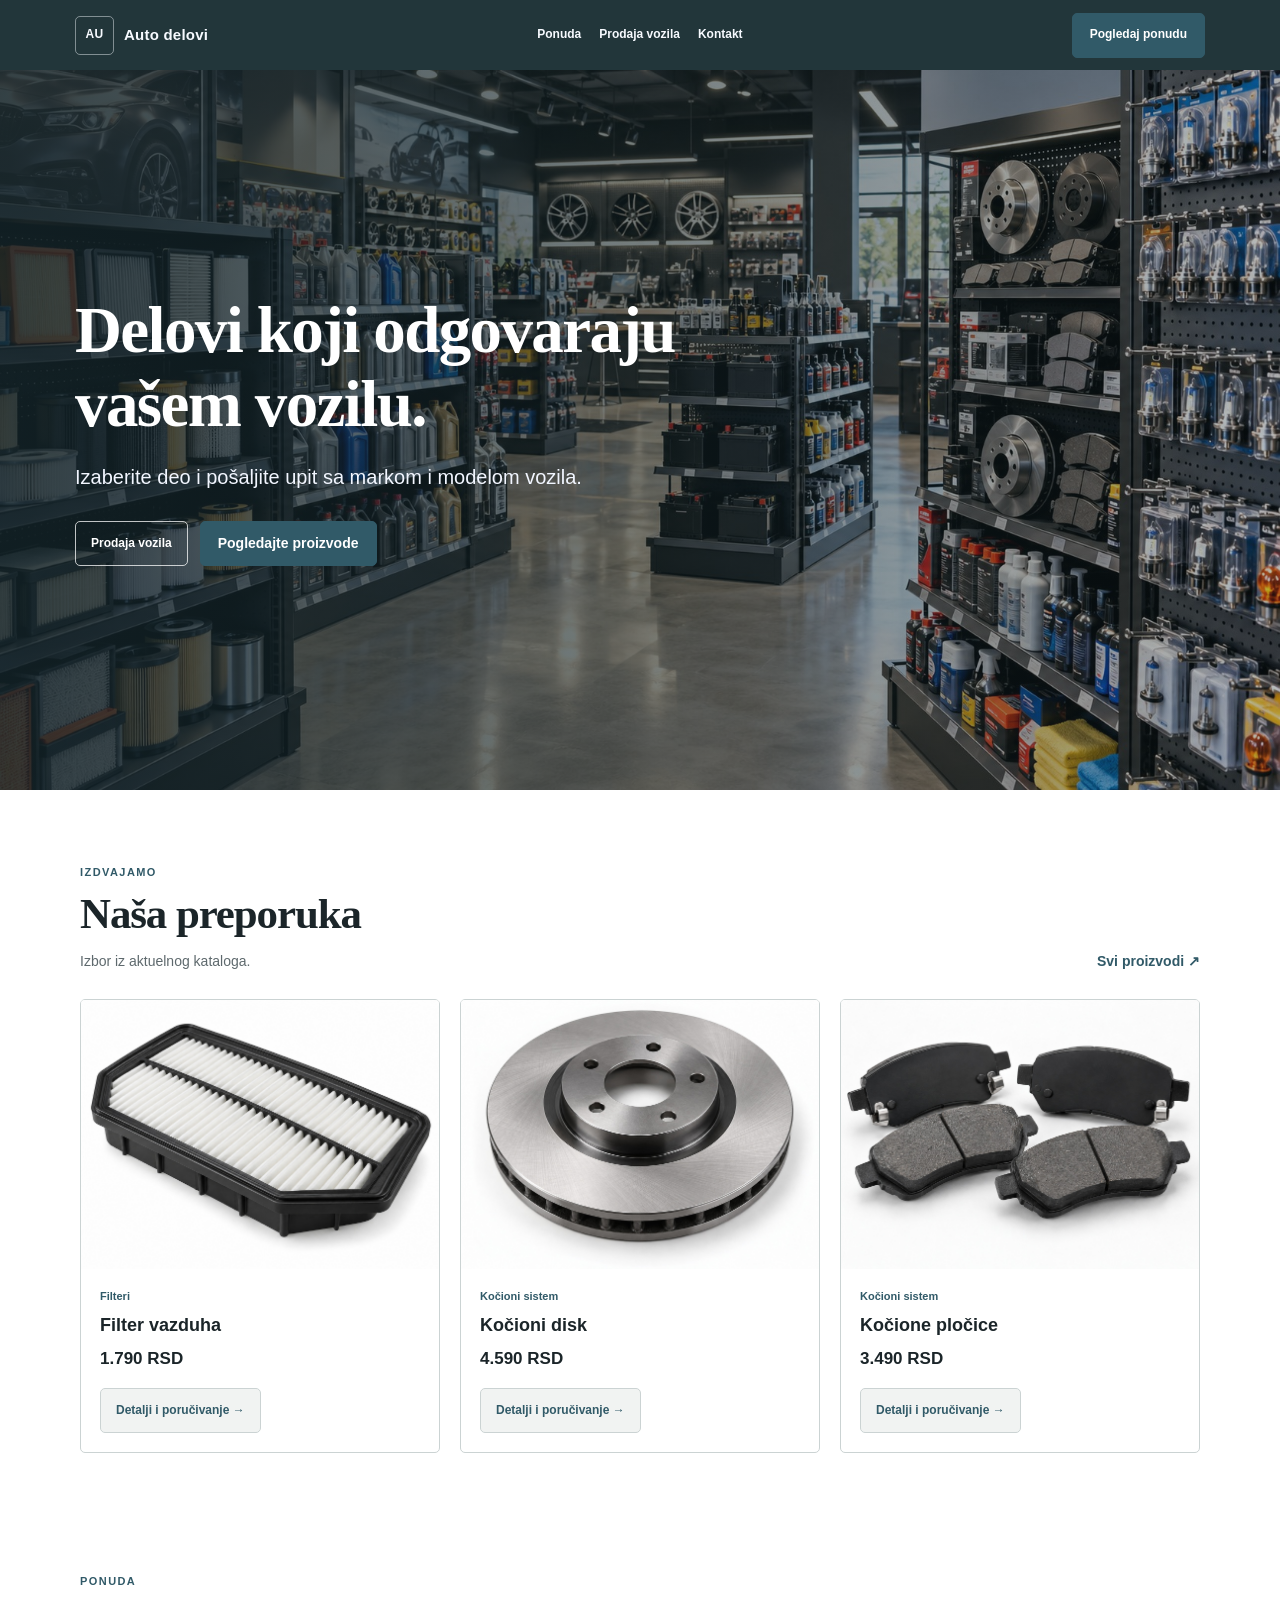
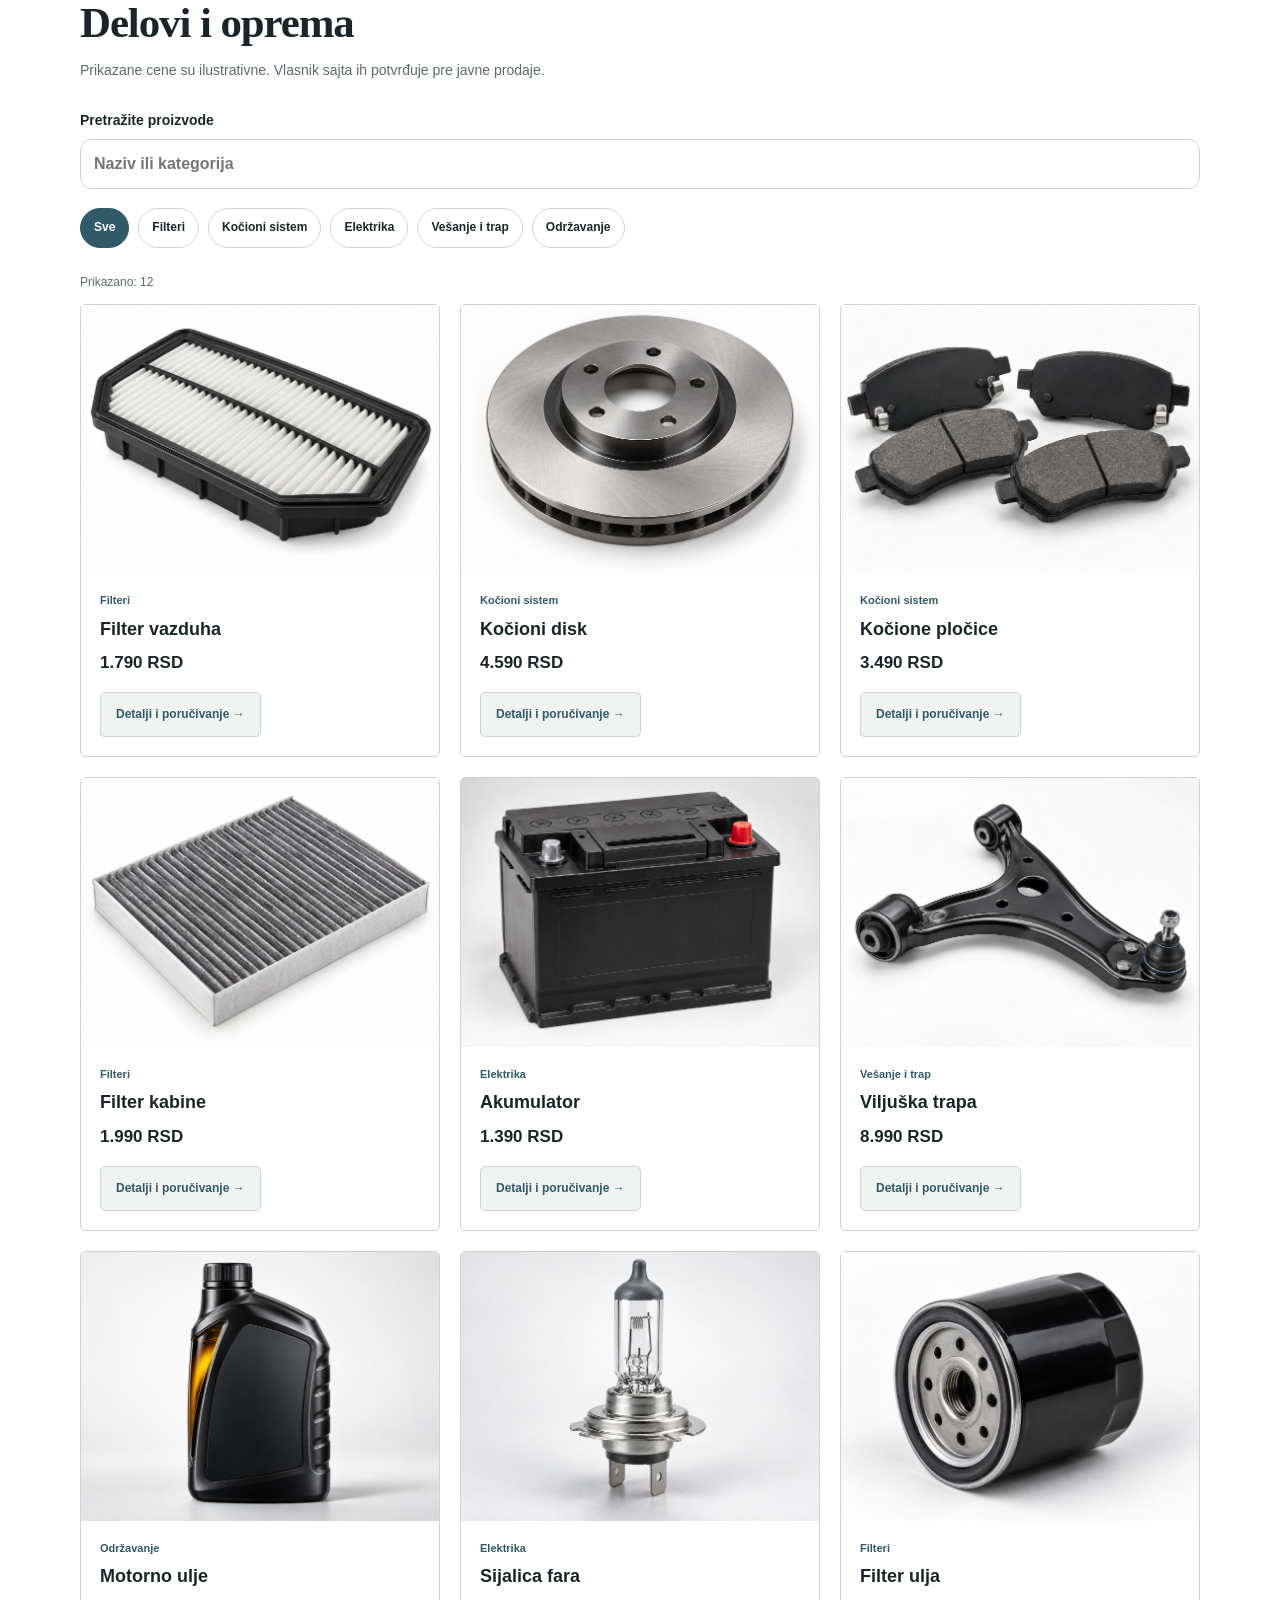
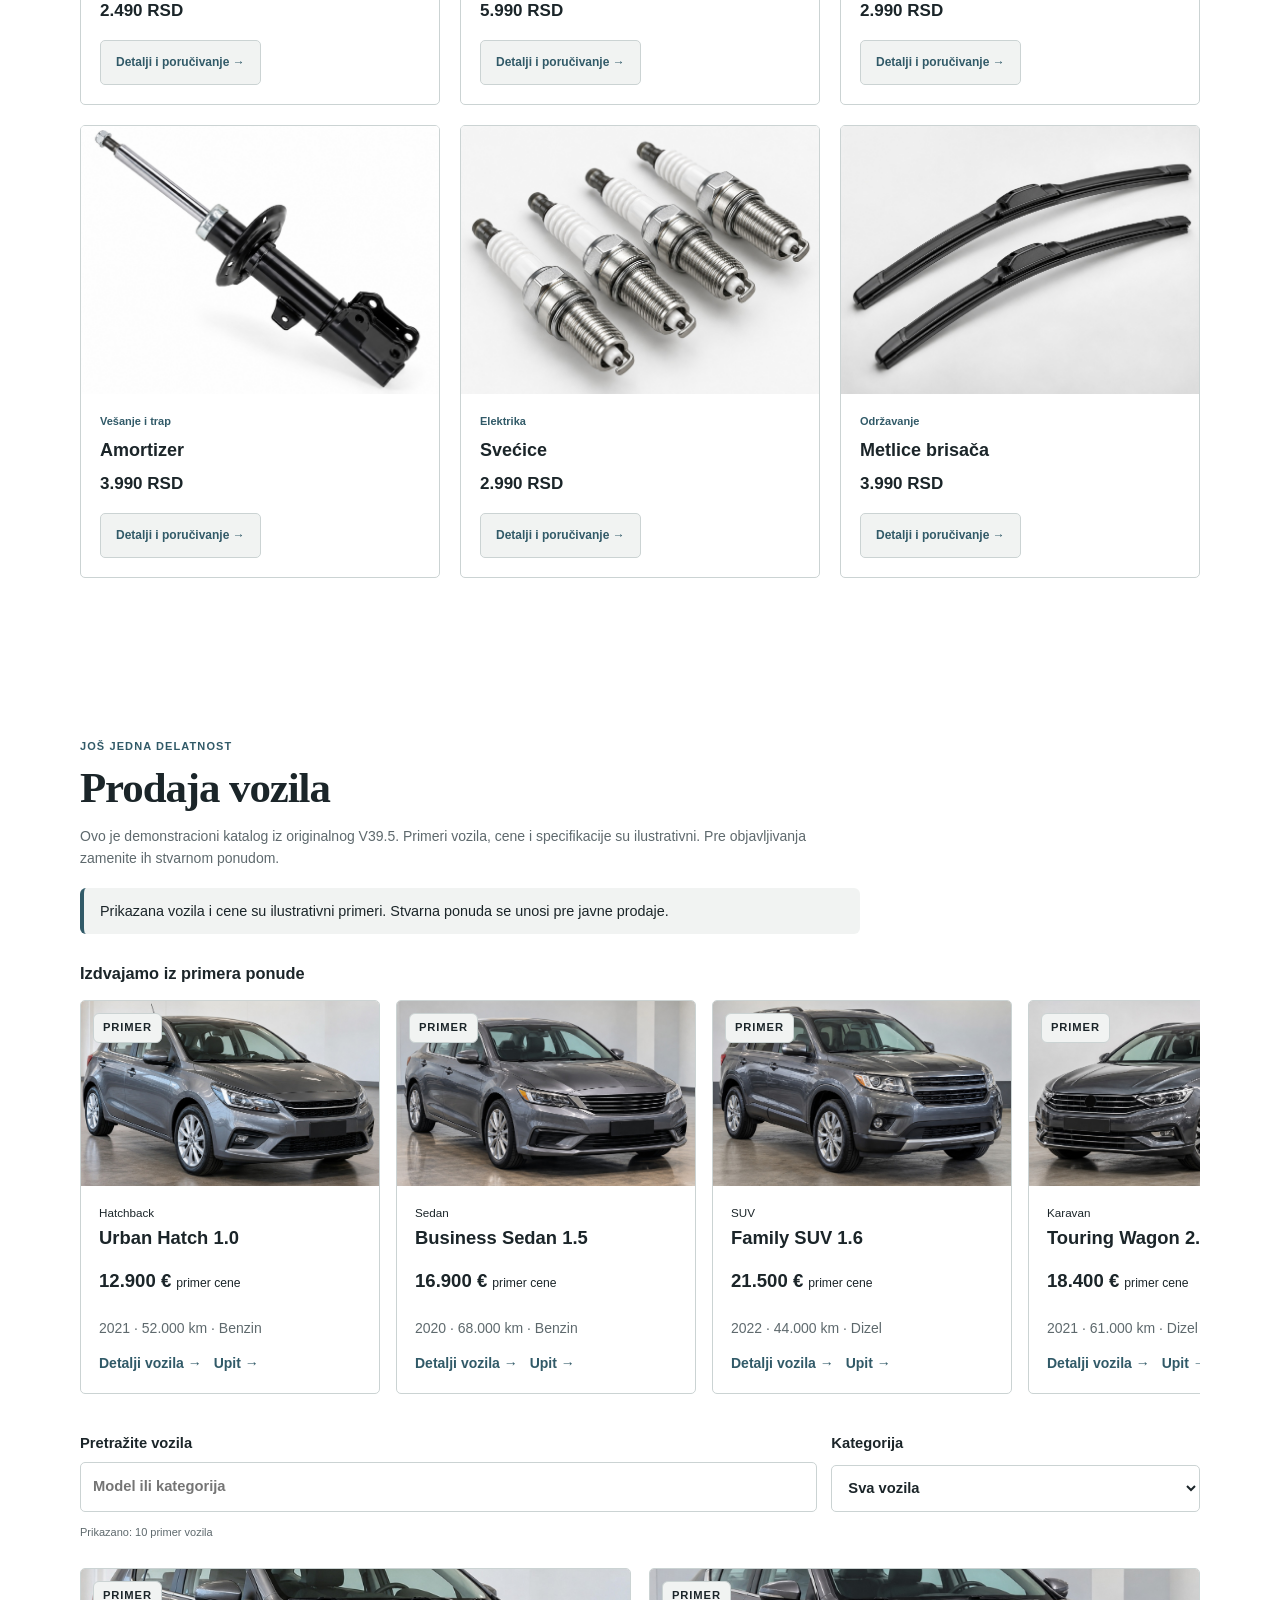
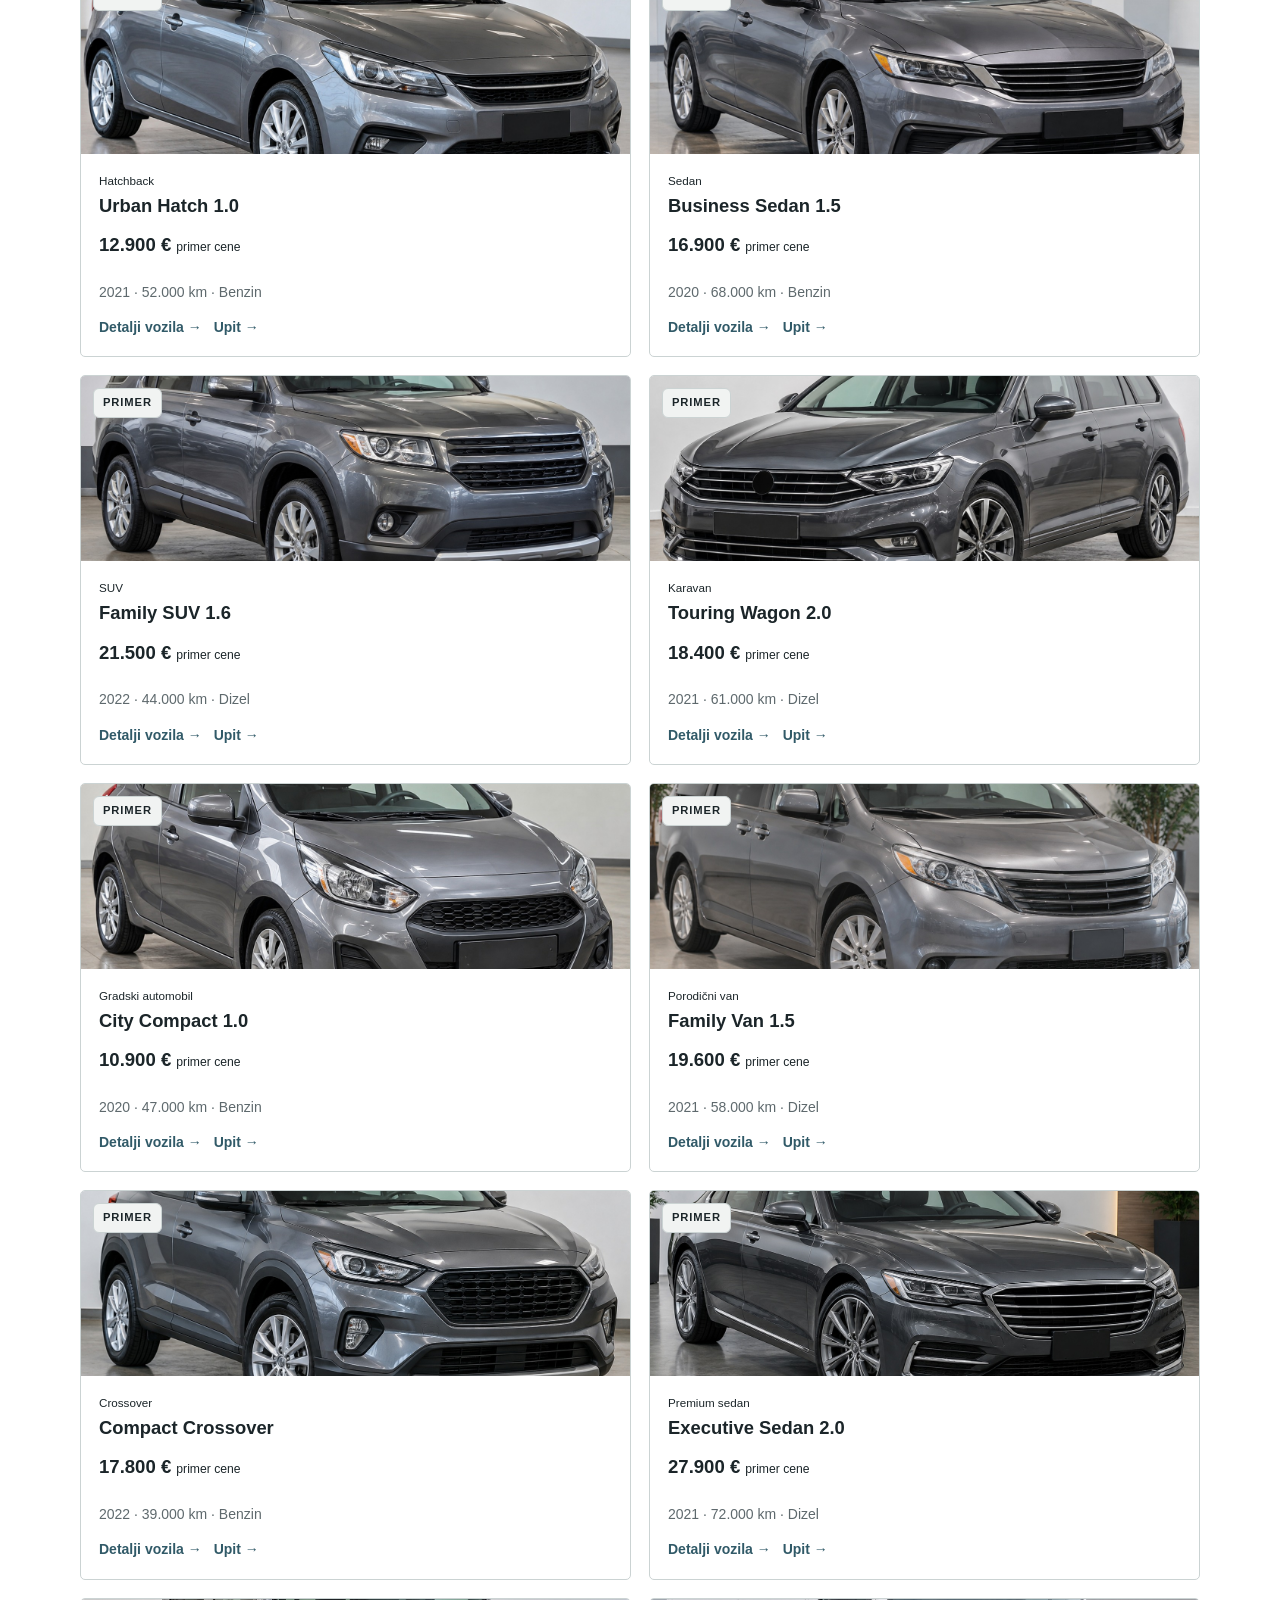
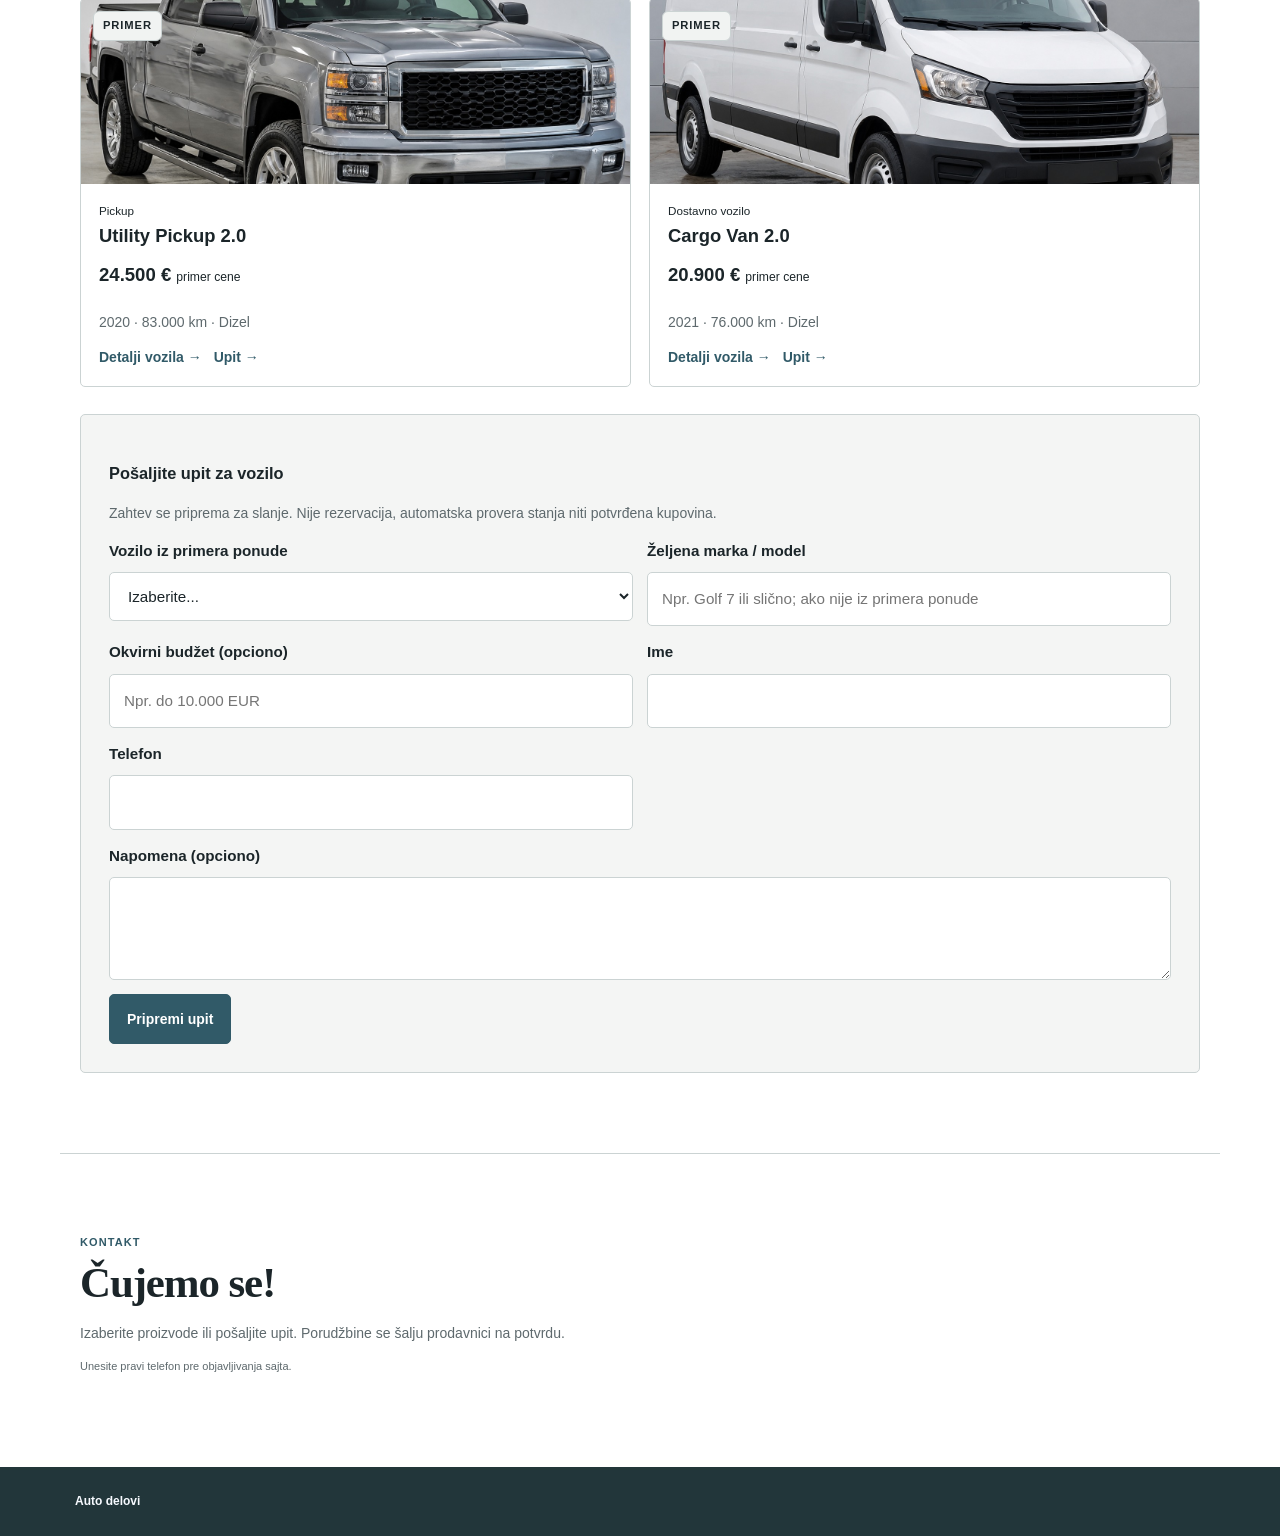
<file: hybrid.html>
<!doctype html><html lang="sr" data-style="traditional"><head><meta charset="utf-8"><meta name="viewport" content="width=device-width, initial-scale=1"><meta name="theme-color" content="#14253b"><title>Auto delovi | Ponuda</title><meta name="description" content="Izaberite deo i pošaljite upit sa markom i modelom vozila."><link rel="stylesheet" href="site.css"><link rel="stylesheet" href="hybrid.css"><link rel="stylesheet" href="visual-system.css"><link rel="stylesheet" href="global-modal.css"></head><body>
  <header class="site-header"><div class="brandmark" aria-label="Auto delovi"><span class="monogram">AU</span><span>Auto delovi</span></div><nav aria-label="Glavna navigacija"><a href="#ponuda">Ponuda</a><a href="#dodatna-delatnost">Prodaja vozila</a><a href="#kontakt">Kontakt</a></nav><a class="header-cta" href="#ponuda">Pogledaj ponudu</a></header>
  <main><section class="hero" style="--hero-image:url('assets/images/curated/retail/auto-parts/hero/auto_parts_hero_interior_01.jpg')"><div class="hero-content"><h1>Delovi koji odgovaraju vašem vozilu.</h1><p>Izaberite deo i pošaljite upit sa markom i modelom vozila.</p><div class="hero-actions"><a class="outline-light" href="#dodatna-delatnost">Prodaja vozila</a><a class="primary" href="#ponuda">Pogledajte proizvode</a></div></div></section>
  <section class="site-section featured" id="izdvajamo"><div class="section-heading"><div><div class="kicker">IZDVAJAMO</div><h2>Naša preporuka</h2><p>Izbor iz aktuelnog kataloga.</p></div><a class="text-link" href="#ponuda">Svi proizvodi ↗</a></div><div class="card-grid"><article class="shop-card" data-card data-category="Filteri" data-search="filter vazduha filteri">
    <button class="product-image" type="button" data-product="auto-parts-1" aria-label="Detalji: Filter vazduha"><img src="assets/images/curated/retail/auto-parts/products/auto_parts_product_air_filter_01.jpg" loading="lazy" alt="Filter vazduha"></button>
    <div class="shop-card-body"><small>Filteri</small><h3>Filter vazduha</h3><strong>1.790 RSD</strong><button type="button" data-product="auto-parts-1" class="secondary">Detalji i poručivanje →</button></div>
  </article><article class="shop-card" data-card data-category="Kočioni sistem" data-search="kočioni disk kočioni sistem">
    <button class="product-image" type="button" data-product="auto-parts-2" aria-label="Detalji: Kočioni disk"><img src="assets/images/curated/retail/auto-parts/products/auto_parts_product_brake_disc_01.jpg" loading="lazy" alt="Kočioni disk"></button>
    <div class="shop-card-body"><small>Kočioni sistem</small><h3>Kočioni disk</h3><strong>4.590 RSD</strong><button type="button" data-product="auto-parts-2" class="secondary">Detalji i poručivanje →</button></div>
  </article><article class="shop-card" data-card data-category="Kočioni sistem" data-search="kočione pločice kočioni sistem">
    <button class="product-image" type="button" data-product="auto-parts-3" aria-label="Detalji: Kočione pločice"><img src="assets/images/curated/retail/auto-parts/products/auto_parts_product_brake_pads_01.jpg" loading="lazy" alt="Kočione pločice"></button>
    <div class="shop-card-body"><small>Kočioni sistem</small><h3>Kočione pločice</h3><strong>3.490 RSD</strong><button type="button" data-product="auto-parts-3" class="secondary">Detalji i poručivanje →</button></div>
  </article></div></section>
  <section class="site-section" id="ponuda"><div class="section-heading"><div><div class="kicker">PONUDA</div><h2>Delovi i oprema</h2><p>Prikazane cene su ilustrativne. Vlasnik sajta ih potvrđuje pre javne prodaje.</p></div></div><div class="catalog-controls"><label class="search-label">Pretražite proizvode<input id="catalogSearch" type="search" placeholder="Naziv ili kategorija" aria-label="Pretražite proizvode"></label><div class="chips" role="group" aria-label="Kategorije"><button class="chip is-active" type="button" data-filter="Sve" aria-pressed="true">Sve</button><button class="chip" type="button" data-filter="Filteri" aria-pressed="false">Filteri</button><button class="chip" type="button" data-filter="Kočioni sistem" aria-pressed="false">Kočioni sistem</button><button class="chip" type="button" data-filter="Elektrika" aria-pressed="false">Elektrika</button><button class="chip" type="button" data-filter="Vešanje i trap" aria-pressed="false">Vešanje i trap</button><button class="chip" type="button" data-filter="Održavanje" aria-pressed="false">Održavanje</button></div></div><p class="count-note" id="catalogCount">Prikazano: 12</p><div class="card-grid" id="catalogGrid"><article class="shop-card" data-card data-category="Filteri" data-search="filter vazduha filteri">
    <button class="product-image" type="button" data-product="auto-parts-1" aria-label="Detalji: Filter vazduha"><img src="assets/images/curated/retail/auto-parts/products/auto_parts_product_air_filter_01.jpg" loading="lazy" alt="Filter vazduha"></button>
    <div class="shop-card-body"><small>Filteri</small><h3>Filter vazduha</h3><strong>1.790 RSD</strong><button type="button" data-product="auto-parts-1" class="secondary">Detalji i poručivanje →</button></div>
  </article><article class="shop-card" data-card data-category="Kočioni sistem" data-search="kočioni disk kočioni sistem">
    <button class="product-image" type="button" data-product="auto-parts-2" aria-label="Detalji: Kočioni disk"><img src="assets/images/curated/retail/auto-parts/products/auto_parts_product_brake_disc_01.jpg" loading="lazy" alt="Kočioni disk"></button>
    <div class="shop-card-body"><small>Kočioni sistem</small><h3>Kočioni disk</h3><strong>4.590 RSD</strong><button type="button" data-product="auto-parts-2" class="secondary">Detalji i poručivanje →</button></div>
  </article><article class="shop-card" data-card data-category="Kočioni sistem" data-search="kočione pločice kočioni sistem">
    <button class="product-image" type="button" data-product="auto-parts-3" aria-label="Detalji: Kočione pločice"><img src="assets/images/curated/retail/auto-parts/products/auto_parts_product_brake_pads_01.jpg" loading="lazy" alt="Kočione pločice"></button>
    <div class="shop-card-body"><small>Kočioni sistem</small><h3>Kočione pločice</h3><strong>3.490 RSD</strong><button type="button" data-product="auto-parts-3" class="secondary">Detalji i poručivanje →</button></div>
  </article><article class="shop-card" data-card data-category="Filteri" data-search="filter kabine filteri">
    <button class="product-image" type="button" data-product="auto-parts-4" aria-label="Detalji: Filter kabine"><img src="assets/images/curated/retail/auto-parts/products/auto_parts_product_cabin_filter_01.jpg" loading="lazy" alt="Filter kabine"></button>
    <div class="shop-card-body"><small>Filteri</small><h3>Filter kabine</h3><strong>1.990 RSD</strong><button type="button" data-product="auto-parts-4" class="secondary">Detalji i poručivanje →</button></div>
  </article><article class="shop-card" data-card data-category="Elektrika" data-search="akumulator elektrika">
    <button class="product-image" type="button" data-product="auto-parts-5" aria-label="Detalji: Akumulator"><img src="assets/images/curated/retail/auto-parts/products/auto_parts_product_car_battery_01.jpg" loading="lazy" alt="Akumulator"></button>
    <div class="shop-card-body"><small>Elektrika</small><h3>Akumulator</h3><strong>1.390 RSD</strong><button type="button" data-product="auto-parts-5" class="secondary">Detalji i poručivanje →</button></div>
  </article><article class="shop-card" data-card data-category="Vešanje i trap" data-search="viljuška trapa vešanje i trap">
    <button class="product-image" type="button" data-product="auto-parts-6" aria-label="Detalji: Viljuška trapa"><img src="assets/images/curated/retail/auto-parts/products/auto_parts_product_control_arm_01.jpg" loading="lazy" alt="Viljuška trapa"></button>
    <div class="shop-card-body"><small>Vešanje i trap</small><h3>Viljuška trapa</h3><strong>8.990 RSD</strong><button type="button" data-product="auto-parts-6" class="secondary">Detalji i poručivanje →</button></div>
  </article><article class="shop-card" data-card data-category="Održavanje" data-search="motorno ulje održavanje">
    <button class="product-image" type="button" data-product="auto-parts-7" aria-label="Detalji: Motorno ulje"><img src="assets/images/curated/retail/auto-parts/products/auto_parts_product_engine_oil_01.jpg" loading="lazy" alt="Motorno ulje"></button>
    <div class="shop-card-body"><small>Održavanje</small><h3>Motorno ulje</h3><strong>2.490 RSD</strong><button type="button" data-product="auto-parts-7" class="secondary">Detalji i poručivanje →</button></div>
  </article><article class="shop-card" data-card data-category="Elektrika" data-search="sijalica fara elektrika">
    <button class="product-image" type="button" data-product="auto-parts-8" aria-label="Detalji: Sijalica fara"><img src="assets/images/curated/retail/auto-parts/products/auto_parts_product_headlight_bulb_01.jpg" loading="lazy" alt="Sijalica fara"></button>
    <div class="shop-card-body"><small>Elektrika</small><h3>Sijalica fara</h3><strong>5.990 RSD</strong><button type="button" data-product="auto-parts-8" class="secondary">Detalji i poručivanje →</button></div>
  </article><article class="shop-card" data-card data-category="Filteri" data-search="filter ulja filteri">
    <button class="product-image" type="button" data-product="auto-parts-9" aria-label="Detalji: Filter ulja"><img src="assets/images/curated/retail/auto-parts/products/auto_parts_product_oil_filter_01.jpg" loading="lazy" alt="Filter ulja"></button>
    <div class="shop-card-body"><small>Filteri</small><h3>Filter ulja</h3><strong>2.990 RSD</strong><button type="button" data-product="auto-parts-9" class="secondary">Detalji i poručivanje →</button></div>
  </article><article class="shop-card" data-card data-category="Vešanje i trap" data-search="amortizer vešanje i trap">
    <button class="product-image" type="button" data-product="auto-parts-10" aria-label="Detalji: Amortizer"><img src="assets/images/curated/retail/auto-parts/products/auto_parts_product_shock_absorber_01.jpg" loading="lazy" alt="Amortizer"></button>
    <div class="shop-card-body"><small>Vešanje i trap</small><h3>Amortizer</h3><strong>3.990 RSD</strong><button type="button" data-product="auto-parts-10" class="secondary">Detalji i poručivanje →</button></div>
  </article><article class="shop-card" data-card data-category="Elektrika" data-search="svećice elektrika">
    <button class="product-image" type="button" data-product="auto-parts-11" aria-label="Detalji: Svećice"><img src="assets/images/curated/retail/auto-parts/products/auto_parts_product_spark_plugs_01.jpg" loading="lazy" alt="Svećice"></button>
    <div class="shop-card-body"><small>Elektrika</small><h3>Svećice</h3><strong>2.990 RSD</strong><button type="button" data-product="auto-parts-11" class="secondary">Detalji i poručivanje →</button></div>
  </article><article class="shop-card" data-card data-category="Održavanje" data-search="metlice brisača održavanje">
    <button class="product-image" type="button" data-product="auto-parts-12" aria-label="Detalji: Metlice brisača"><img src="assets/images/curated/retail/auto-parts/products/auto_parts_product_wiper_blades_01.jpg" loading="lazy" alt="Metlice brisača"></button>
    <div class="shop-card-body"><small>Održavanje</small><h3>Metlice brisača</h3><strong>3.990 RSD</strong><button type="button" data-product="auto-parts-12" class="secondary">Detalji i poručivanje →</button></div>
  </article></div></section>

  <section class="site-section hybrid-section" id="dodatna-delatnost" data-secondary="vehicle-sales"><div class="kicker">JOŠ JEDNA DELATNOST</div><h2>Prodaja vozila</h2><p>Ovo je demonstracioni katalog iz originalnog V39.5. Primeri vozila, cene i specifikacije su ilustrativni. Pre objavljivanja zamenite ih stvarnom ponudom.</p>
 <p class="vehicle-disclaimer">Prikazana vozila i cene su ilustrativni primeri. Stvarna ponuda se unosi pre javne prodaje.</p>
 <div class="vehicle-featured"><h3>Izdvajamo iz primera ponude</h3><div class="vehicle-featured-rail"><article class="hybrid-card vehicle-card vehicle-card--featured" data-vehicle-category="Hatchback">
  <button type="button" class="vehicle-photo" data-vehicle-detail="vehicle-1" aria-label="Detalji: Urban Hatch 1.0"><img src="assets/images/curated/services/auto-service/products/auto_service_product_used_hatchback_01.jpg" alt="Urban Hatch 1.0" loading="lazy"><span>PRIMER</span></button>
  <div><small>Hatchback</small><h3>Urban Hatch 1.0</h3><strong class="vehicle-price">12.900 € <small>primer cene</small></strong>
  <p>2021 · 52.000 km · Benzin</p>
  <div class="vehicle-card-actions"><button type="button" class="hybrid-action" data-vehicle-detail="vehicle-1">Detalji vozila →</button><a class="hybrid-action" href="#hybrid-upit" data-hybrid-item="Urban Hatch 1.0">Upit →</a></div></div></article><article class="hybrid-card vehicle-card vehicle-card--featured" data-vehicle-category="Sedan">
  <button type="button" class="vehicle-photo" data-vehicle-detail="vehicle-2" aria-label="Detalji: Business Sedan 1.5"><img src="assets/images/curated/services/auto-service/products/auto_service_product_used_sedan_01.jpg" alt="Business Sedan 1.5" loading="lazy"><span>PRIMER</span></button>
  <div><small>Sedan</small><h3>Business Sedan 1.5</h3><strong class="vehicle-price">16.900 € <small>primer cene</small></strong>
  <p>2020 · 68.000 km · Benzin</p>
  <div class="vehicle-card-actions"><button type="button" class="hybrid-action" data-vehicle-detail="vehicle-2">Detalji vozila →</button><a class="hybrid-action" href="#hybrid-upit" data-hybrid-item="Business Sedan 1.5">Upit →</a></div></div></article><article class="hybrid-card vehicle-card vehicle-card--featured" data-vehicle-category="SUV">
  <button type="button" class="vehicle-photo" data-vehicle-detail="vehicle-3" aria-label="Detalji: Family SUV 1.6"><img src="assets/images/curated/services/auto-service/products/auto_service_product_used_suv_01.jpg" alt="Family SUV 1.6" loading="lazy"><span>PRIMER</span></button>
  <div><small>SUV</small><h3>Family SUV 1.6</h3><strong class="vehicle-price">21.500 € <small>primer cene</small></strong>
  <p>2022 · 44.000 km · Dizel</p>
  <div class="vehicle-card-actions"><button type="button" class="hybrid-action" data-vehicle-detail="vehicle-3">Detalji vozila →</button><a class="hybrid-action" href="#hybrid-upit" data-hybrid-item="Family SUV 1.6">Upit →</a></div></div></article><article class="hybrid-card vehicle-card vehicle-card--featured" data-vehicle-category="Karavan">
  <button type="button" class="vehicle-photo" data-vehicle-detail="vehicle-4" aria-label="Detalji: Touring Wagon 2.0"><img src="assets/images/curated/services/auto-service/products/auto_service_product_used_wagon_01.jpg" alt="Touring Wagon 2.0" loading="lazy"><span>PRIMER</span></button>
  <div><small>Karavan</small><h3>Touring Wagon 2.0</h3><strong class="vehicle-price">18.400 € <small>primer cene</small></strong>
  <p>2021 · 61.000 km · Dizel</p>
  <div class="vehicle-card-actions"><button type="button" class="hybrid-action" data-vehicle-detail="vehicle-4">Detalji vozila →</button><a class="hybrid-action" href="#hybrid-upit" data-hybrid-item="Touring Wagon 2.0">Upit →</a></div></div></article></div></div>
  <div class="vehicle-toolbar"><label>Pretražite vozila<input id="vehicleSearch" type="search" placeholder="Model ili kategorija"></label><label>Kategorija<select id="vehicleCategory"><option value="">Sva vozila</option><option value="Hatchback">Hatchback</option><option value="Sedan">Sedan</option><option value="SUV">SUV</option><option value="Karavan">Karavan</option><option value="Gradski automobil">Gradski automobil</option><option value="Porodični van">Porodični van</option><option value="Crossover">Crossover</option><option value="Premium sedan">Premium sedan</option><option value="Pickup">Pickup</option><option value="Dostavno vozilo">Dostavno vozilo</option></select></label></div><p id="vehicleCount" class="hint">Prikazano: 10 primer vozila</p>
 <div class="hybrid-grid vehicle-inventory-grid" id="vehicleInventory"><article class="hybrid-card vehicle-card" data-vehicle-category="Hatchback">
  <button type="button" class="vehicle-photo" data-vehicle-detail="vehicle-1" aria-label="Detalji: Urban Hatch 1.0"><img src="assets/images/curated/services/auto-service/products/auto_service_product_used_hatchback_01.jpg" alt="Urban Hatch 1.0" loading="lazy"><span>PRIMER</span></button>
  <div><small>Hatchback</small><h3>Urban Hatch 1.0</h3><strong class="vehicle-price">12.900 € <small>primer cene</small></strong>
  <p>2021 · 52.000 km · Benzin</p>
  <div class="vehicle-card-actions"><button type="button" class="hybrid-action" data-vehicle-detail="vehicle-1">Detalji vozila →</button><a class="hybrid-action" href="#hybrid-upit" data-hybrid-item="Urban Hatch 1.0">Upit →</a></div></div></article><article class="hybrid-card vehicle-card" data-vehicle-category="Sedan">
  <button type="button" class="vehicle-photo" data-vehicle-detail="vehicle-2" aria-label="Detalji: Business Sedan 1.5"><img src="assets/images/curated/services/auto-service/products/auto_service_product_used_sedan_01.jpg" alt="Business Sedan 1.5" loading="lazy"><span>PRIMER</span></button>
  <div><small>Sedan</small><h3>Business Sedan 1.5</h3><strong class="vehicle-price">16.900 € <small>primer cene</small></strong>
  <p>2020 · 68.000 km · Benzin</p>
  <div class="vehicle-card-actions"><button type="button" class="hybrid-action" data-vehicle-detail="vehicle-2">Detalji vozila →</button><a class="hybrid-action" href="#hybrid-upit" data-hybrid-item="Business Sedan 1.5">Upit →</a></div></div></article><article class="hybrid-card vehicle-card" data-vehicle-category="SUV">
  <button type="button" class="vehicle-photo" data-vehicle-detail="vehicle-3" aria-label="Detalji: Family SUV 1.6"><img src="assets/images/curated/services/auto-service/products/auto_service_product_used_suv_01.jpg" alt="Family SUV 1.6" loading="lazy"><span>PRIMER</span></button>
  <div><small>SUV</small><h3>Family SUV 1.6</h3><strong class="vehicle-price">21.500 € <small>primer cene</small></strong>
  <p>2022 · 44.000 km · Dizel</p>
  <div class="vehicle-card-actions"><button type="button" class="hybrid-action" data-vehicle-detail="vehicle-3">Detalji vozila →</button><a class="hybrid-action" href="#hybrid-upit" data-hybrid-item="Family SUV 1.6">Upit →</a></div></div></article><article class="hybrid-card vehicle-card" data-vehicle-category="Karavan">
  <button type="button" class="vehicle-photo" data-vehicle-detail="vehicle-4" aria-label="Detalji: Touring Wagon 2.0"><img src="assets/images/curated/services/auto-service/products/auto_service_product_used_wagon_01.jpg" alt="Touring Wagon 2.0" loading="lazy"><span>PRIMER</span></button>
  <div><small>Karavan</small><h3>Touring Wagon 2.0</h3><strong class="vehicle-price">18.400 € <small>primer cene</small></strong>
  <p>2021 · 61.000 km · Dizel</p>
  <div class="vehicle-card-actions"><button type="button" class="hybrid-action" data-vehicle-detail="vehicle-4">Detalji vozila →</button><a class="hybrid-action" href="#hybrid-upit" data-hybrid-item="Touring Wagon 2.0">Upit →</a></div></div></article><article class="hybrid-card vehicle-card" data-vehicle-category="Gradski automobil">
  <button type="button" class="vehicle-photo" data-vehicle-detail="vehicle-5" aria-label="Detalji: City Compact 1.0"><img src="assets/images/curated/services/auto-service/products/auto_service_product_used_city_car_01.jpg" alt="City Compact 1.0" loading="lazy"><span>PRIMER</span></button>
  <div><small>Gradski automobil</small><h3>City Compact 1.0</h3><strong class="vehicle-price">10.900 € <small>primer cene</small></strong>
  <p>2020 · 47.000 km · Benzin</p>
  <div class="vehicle-card-actions"><button type="button" class="hybrid-action" data-vehicle-detail="vehicle-5">Detalji vozila →</button><a class="hybrid-action" href="#hybrid-upit" data-hybrid-item="City Compact 1.0">Upit →</a></div></div></article><article class="hybrid-card vehicle-card" data-vehicle-category="Porodični van">
  <button type="button" class="vehicle-photo" data-vehicle-detail="vehicle-6" aria-label="Detalji: Family Van 1.5"><img src="assets/images/curated/services/auto-service/products/auto_service_product_used_family_van_01.jpg" alt="Family Van 1.5" loading="lazy"><span>PRIMER</span></button>
  <div><small>Porodični van</small><h3>Family Van 1.5</h3><strong class="vehicle-price">19.600 € <small>primer cene</small></strong>
  <p>2021 · 58.000 km · Dizel</p>
  <div class="vehicle-card-actions"><button type="button" class="hybrid-action" data-vehicle-detail="vehicle-6">Detalji vozila →</button><a class="hybrid-action" href="#hybrid-upit" data-hybrid-item="Family Van 1.5">Upit →</a></div></div></article><article class="hybrid-card vehicle-card" data-vehicle-category="Crossover">
  <button type="button" class="vehicle-photo" data-vehicle-detail="vehicle-7" aria-label="Detalji: Compact Crossover"><img src="assets/images/curated/services/auto-service/products/auto_service_product_used_compact_crossover_01.jpg" alt="Compact Crossover" loading="lazy"><span>PRIMER</span></button>
  <div><small>Crossover</small><h3>Compact Crossover</h3><strong class="vehicle-price">17.800 € <small>primer cene</small></strong>
  <p>2022 · 39.000 km · Benzin</p>
  <div class="vehicle-card-actions"><button type="button" class="hybrid-action" data-vehicle-detail="vehicle-7">Detalji vozila →</button><a class="hybrid-action" href="#hybrid-upit" data-hybrid-item="Compact Crossover">Upit →</a></div></div></article><article class="hybrid-card vehicle-card" data-vehicle-category="Premium sedan">
  <button type="button" class="vehicle-photo" data-vehicle-detail="vehicle-8" aria-label="Detalji: Executive Sedan 2.0"><img src="assets/images/curated/services/auto-service/products/auto_service_product_used_premium_sedan_01.jpg" alt="Executive Sedan 2.0" loading="lazy"><span>PRIMER</span></button>
  <div><small>Premium sedan</small><h3>Executive Sedan 2.0</h3><strong class="vehicle-price">27.900 € <small>primer cene</small></strong>
  <p>2021 · 72.000 km · Dizel</p>
  <div class="vehicle-card-actions"><button type="button" class="hybrid-action" data-vehicle-detail="vehicle-8">Detalji vozila →</button><a class="hybrid-action" href="#hybrid-upit" data-hybrid-item="Executive Sedan 2.0">Upit →</a></div></div></article><article class="hybrid-card vehicle-card" data-vehicle-category="Pickup">
  <button type="button" class="vehicle-photo" data-vehicle-detail="vehicle-9" aria-label="Detalji: Utility Pickup 2.0"><img src="assets/images/curated/services/auto-service/products/auto_service_product_used_pickup_01.jpg" alt="Utility Pickup 2.0" loading="lazy"><span>PRIMER</span></button>
  <div><small>Pickup</small><h3>Utility Pickup 2.0</h3><strong class="vehicle-price">24.500 € <small>primer cene</small></strong>
  <p>2020 · 83.000 km · Dizel</p>
  <div class="vehicle-card-actions"><button type="button" class="hybrid-action" data-vehicle-detail="vehicle-9">Detalji vozila →</button><a class="hybrid-action" href="#hybrid-upit" data-hybrid-item="Utility Pickup 2.0">Upit →</a></div></div></article><article class="hybrid-card vehicle-card" data-vehicle-category="Dostavno vozilo">
  <button type="button" class="vehicle-photo" data-vehicle-detail="vehicle-10" aria-label="Detalji: Cargo Van 2.0"><img src="assets/images/curated/services/auto-service/products/auto_service_product_used_delivery_van_01.jpg" alt="Cargo Van 2.0" loading="lazy"><span>PRIMER</span></button>
  <div><small>Dostavno vozilo</small><h3>Cargo Van 2.0</h3><strong class="vehicle-price">20.900 € <small>primer cene</small></strong>
  <p>2021 · 76.000 km · Dizel</p>
  <div class="vehicle-card-actions"><button type="button" class="hybrid-action" data-vehicle-detail="vehicle-10">Detalji vozila →</button><a class="hybrid-action" href="#hybrid-upit" data-hybrid-item="Cargo Van 2.0">Upit →</a></div></div></article></div>
 <div class="hybrid-request" id="hybrid-upit"><h3>Pošaljite upit za vozilo</h3>
 <p>Zahtev se priprema za slanje. Nije rezervacija, automatska provera stanja niti potvrđena kupovina.</p>
 <form id="hybridForm" class="hybrid-form" data-hybrid-mode="vehicles"><label>Vozilo iz primera ponude<select name="item" required><option value="" disabled selected>Izaberite...</option><option value="Urban Hatch 1.0">Urban Hatch 1.0</option><option value="Business Sedan 1.5">Business Sedan 1.5</option><option value="Family SUV 1.6">Family SUV 1.6</option><option value="Touring Wagon 2.0">Touring Wagon 2.0</option><option value="City Compact 1.0">City Compact 1.0</option><option value="Family Van 1.5">Family Van 1.5</option><option value="Compact Crossover">Compact Crossover</option><option value="Executive Sedan 2.0">Executive Sedan 2.0</option><option value="Utility Pickup 2.0">Utility Pickup 2.0</option><option value="Cargo Van 2.0">Cargo Van 2.0</option><option value="Drugo / konkretan model po dogovoru">Drugo / konkretan model po dogovoru</option></select></label>
  <label>Željena marka / model<input name="vehicle" maxlength="120" placeholder="Npr. Golf 7 ili slično; ako nije iz primera ponude"></label>
  <label>Okvirni budžet (opciono)<input name="budget" maxlength="65" placeholder="Npr. do 10.000 EUR"></label>
  <label>Ime<input name="name" autocomplete="name" maxlength="90" required></label>
  <label>Telefon<input name="phone" autocomplete="tel" type="tel" maxlength="35" required></label>
  <label class="hybrid-wide">Napomena (opciono)<textarea name="note" maxlength="500" rows="3"></textarea></label><button class="primary hybrid-wide" type="submit">Pripremi upit</button></form></div>
 </section><dialog id="vehicleDetailDialog" class="site-dialog vehicle-detail-dialog" aria-label="Detalji primer vozila"><button type="button" class="dialog-close" id="vehicleDetailClose" aria-label="Zatvori">×</button>
  <div class="vehicle-detail-layout"><img id="vehicleDetailPhoto" alt=""><div class="vehicle-detail-content"><span class="kicker">PRIMER VOZILA</span><h2 id="vehicleDetailName"></h2><strong class="vehicle-price" id="vehicleDetailPrice"></strong>
  <p id="vehicleDetailDescription"></p><dl id="vehicleDetailSpecs" class="vehicle-specs"></dl><p class="vehicle-disclaimer">Ilustrativni podaci i cene iz V39.5. Zameniti stvarnom ponudom pre objave.</p><button type="button" class="primary" id="vehicleRequest">Zatraži pregled vozila</button></div></div></dialog><dialog id="hybridDialog" class="site-dialog hybrid-dialog" aria-label="Pripremljen dodatni zahtev"><button type="button" class="dialog-close" id="hybridClose" aria-label="Zatvori">×</button>
 <div class="hybrid-dialog-inner"><div class="kicker">DODATNA DELATNOST</div><h2>Zahtev je spreman</h2><p>Izaberite način slanja. Zahtev još nije poslat.</p>
 <pre id="hybridMessage"></pre><div class="hybrid-actions"><button id="hybridCopy" class="primary" type="button">Kopiraj poruku</button><a id="hybridViber" class="secondary" rel="noopener noreferrer" target="_blank">Viber</a><a id="hybridWhatsapp" class="secondary" rel="noopener noreferrer" target="_blank">WhatsApp</a></div><p id="hybridNotice" class="hint" role="status">Viber može skratiti duge poruke. Kopirajte celu poruku po potrebi.</p></div></dialog>
<section class="site-section contact" id="kontakt"><div class="kicker">KONTAKT</div><h2>Čujemo se!</h2><p>Izaberite proizvode ili pošaljite upit. Porudžbine se šalju prodavnici na potvrdu.</p><p class="hint">Unesite pravi telefon pre objavljivanja sajta.</p></section></main>
  <footer class="site-footer"><strong>Auto delovi</strong></footer>
  <button id="stickyCart" class="sticky-cart" type="button" hidden><span>🛒 <span id="stickyCount">0 artikala</span></span><strong id="stickyTotal">0 RSD</strong><span class="sticky-arrow">Pregledaj →</span></button>
  <dialog id="productDialog" class="site-dialog product-dialog" aria-label="Detalji proizvoda"><button type="button" class="dialog-close" data-close aria-label="Zatvori">×</button><div class="product-detail-grid"><img id="detailImage" alt=""><div class="detail-body"><div class="kicker" id="detailCategory"></div><h2 id="detailName"></h2><p class="detail-price" id="detailPrice"></p><details><summary>Više detalja</summary><p>Ponuda je demonstraciona. Dostupnost i cena potvrđuju se prilikom naručivanja.</p></details><label id="prepWrap" hidden>Način pripreme<select id="preparation"><option value="Sveže">Sirovo / sveže</option><option value="Grilovano">Grilovano</option></select></label><label id="variantWrap" hidden><span id="variantLabel">Varijanta / napomena</span><input id="variantInput" type="text" maxlength="110" placeholder="Unesite željenu varijantu"></label><label id="sizeWrap" hidden>Veličina<select id="shoeSize"><option value="36">36</option><option value="37">37</option><option value="38">38</option><option value="39">39</option><option value="40">40</option><option value="41">41</option><option value="42">42</option><option value="43">43</option><option value="44">44</option><option value="45">45</option></select></label><div class="detail-buy"><label>Količina<div class="stepper"><button type="button" id="qtyMinus" aria-label="Smanji količinu">−</button><input id="qtyInput" type="number" min="1" max="99" value="1" aria-label="Količina"><button type="button" id="qtyPlus" aria-label="Povećaj količinu">+</button></div></label><p id="detailSubtotal" class="detail-subtotal"></p></div><div class="detail-actions"><button class="primary" type="button" id="addToCart">Dodaj u korpu</button><button class="secondary" type="button" id="buyNow">Poruči sada</button><button class="secondary" type="button" id="availabilityInquiry">Zatraži potvrdu dostupnosti</button></div></div></div></dialog>
  <dialog id="cartDialog" class="site-dialog cart-dialog" aria-label="Vaša korpa"><button type="button" class="dialog-close" data-close aria-label="Zatvori">×</button><div class="dialog-pad"><div class="kicker">KORPA</div><h2>Vaš izbor</h2><div id="cartLines"></div><div class="cart-total">Ukupno: <strong id="cartTotal">0 RSD</strong></div><div class="dialog-actions"><button class="primary" id="orderFromCart" type="button">Poruči korpu</button><button class="secondary" id="clearCart" type="button">Očisti</button></div></div></dialog>
  <dialog id="orderDialog" class="site-dialog order-dialog" aria-label="Zahtev za porudžbinu"><button type="button" class="dialog-close" data-close aria-label="Zatvori">×</button><div class="dialog-pad"><div class="kicker" id="orderKicker">PORUDŽBINA</div><h2 id="orderHeading">Proverite i pošaljite zahtev</h2><form id="orderForm"><label>Ime<input required name="name" maxlength="90" autocomplete="name"></label><label>Telefon<input required name="phone" type="tel" maxlength="35" autocomplete="tel"></label><label id="fulfillmentWrap">Način preuzimanja<select name="fulfillment"><option>Preuzimanje u radnji</option><option>Po dogovoru sa prodavnicom</option></select></label><label>Napomena<textarea name="note" rows="2" maxlength="400"></textarea></label><button class="primary" type="submit" id="orderSubmit">Pripremi poruku</button></form><div id="sharePanel" hidden><p>Poruka je spremna. Izaberite kako je želite poslati.</p><pre id="orderMessage"></pre><div class="dialog-actions"><button class="primary" type="button" id="copyMessage">Kopiraj poruku</button><a id="viberMessage" class="secondary" target="_blank" rel="noopener noreferrer">Viber</a><a id="waMessage" class="secondary" target="_blank" rel="noopener noreferrer">WhatsApp</a></div><p class="hint">Viber podržava do 200 znakova u deljenoj poruci. Za ceo zahtev upotrebite „Kopiraj poruku“ i nalepite ga u Viber ako je potrebno.</p><p id="copyStatus" role="status"></p></div><p class="hint">Nema automatske naplate ni potvrde dostupnosti.</p></div></dialog>
  <dialog id="bookingDialog" class="site-dialog booking-dialog" aria-label="Zahtev za degustaciju"><button type="button" class="dialog-close" data-close aria-label="Zatvori">×</button><div class="dialog-pad"><div class="kicker">DEGUSTACIJA</div><h2>Zahtev je spreman</h2><pre id="bookingMessage"></pre><div class="dialog-actions"><button class="primary" type="button" id="copyBooking">Kopiraj zahtev</button><a class="secondary" id="viberBooking" target="_blank" rel="noopener noreferrer">Viber</a><a class="secondary" id="waBooking" target="_blank" rel="noopener noreferrer">WhatsApp</a></div><p class="hint">Viber podržava do 200 znakova; za kompletnu poruku koristite kopiranje. Termin se potvrđuje tek nakon odgovora.</p></div></dialog>
  <script id="siteData" type="application/json">{"siteConfig":{"business":{"id":"auto-parts","name":"Auto delovi"},"capabilities":{"commerce":true,"butcherGrillService":false,"wineTastings":false,"variantNote":true,"variantLabel":"Marka / model / godište vozila","requireVehicle":true},"contact":{"phone":""}},"catalog":{"label":"Auto delovi","category":"retail","hero":"assets/images/curated/retail/auto-parts/hero/auto_parts_hero_interior_01.jpg","headline":"Delovi koji odgovaraju vašem vozilu.","subtitle":"Izaberite deo i pošaljite upit sa markom i modelom vozila.","offerTitle":"Delovi i oprema","products":[{"id":"auto-parts-1","title":"Filter vazduha","category":"Filteri","price":1790,"unit":"kom","step":1,"image":"assets/images/curated/retail/auto-parts/products/auto_parts_product_air_filter_01.jpg"},{"id":"auto-parts-2","title":"Kočioni disk","category":"Kočioni sistem","price":4590,"unit":"kom","step":1,"image":"assets/images/curated/retail/auto-parts/products/auto_parts_product_brake_disc_01.jpg"},{"id":"auto-parts-3","title":"Kočione pločice","category":"Kočioni sistem","price":3490,"unit":"kom","step":1,"image":"assets/images/curated/retail/auto-parts/products/auto_parts_product_brake_pads_01.jpg"},{"id":"auto-parts-4","title":"Filter kabine","category":"Filteri","price":1990,"unit":"kom","step":1,"image":"assets/images/curated/retail/auto-parts/products/auto_parts_product_cabin_filter_01.jpg"},{"id":"auto-parts-5","title":"Akumulator","category":"Elektrika","price":1390,"unit":"kom","step":1,"image":"assets/images/curated/retail/auto-parts/products/auto_parts_product_car_battery_01.jpg"},{"id":"auto-parts-6","title":"Viljuška trapa","category":"Vešanje i trap","price":8990,"unit":"kom","step":1,"image":"assets/images/curated/retail/auto-parts/products/auto_parts_product_control_arm_01.jpg"},{"id":"auto-parts-7","title":"Motorno ulje","category":"Održavanje","price":2490,"unit":"kom","step":1,"image":"assets/images/curated/retail/auto-parts/products/auto_parts_product_engine_oil_01.jpg"},{"id":"auto-parts-8","title":"Sijalica fara","category":"Elektrika","price":5990,"unit":"kom","step":1,"image":"assets/images/curated/retail/auto-parts/products/auto_parts_product_headlight_bulb_01.jpg"},{"id":"auto-parts-9","title":"Filter ulja","category":"Filteri","price":2990,"unit":"kom","step":1,"image":"assets/images/curated/retail/auto-parts/products/auto_parts_product_oil_filter_01.jpg"},{"id":"auto-parts-10","title":"Amortizer","category":"Vešanje i trap","price":3990,"unit":"kom","step":1,"image":"assets/images/curated/retail/auto-parts/products/auto_parts_product_shock_absorber_01.jpg"},{"id":"auto-parts-11","title":"Svećice","category":"Elektrika","price":2990,"unit":"kom","step":1,"image":"assets/images/curated/retail/auto-parts/products/auto_parts_product_spark_plugs_01.jpg"},{"id":"auto-parts-12","title":"Metlice brisača","category":"Održavanje","price":3990,"unit":"kom","step":1,"image":"assets/images/curated/retail/auto-parts/products/auto_parts_product_wiper_blades_01.jpg"}]}}</script><script src="export-runtime.js" defer></script><script type="application/json" id="hybridData">{"business":{"name":"Auto delovi"},"label":"Prodaja vozila","secondary":"vehicle-sales","kind":"vehicles","contact":{"phone":""},"vehicles":[{"id":"vehicle-1","title":"Urban Hatch 1.0","category":"Hatchback","priceLabel":"12.900 €","image":"assets/images/curated/services/auto-service/products/auto_service_product_used_hatchback_01.jpg","description":"Kompaktan polovan automobil za gradsku vožnju, spreman za pregled.","fields":{"year":"2021","mileage":"52.000 km","fuel":"Benzin","gearbox":"Manuelni","power":"81 kW"}},{"id":"vehicle-2","title":"Business Sedan 1.5","category":"Sedan","priceLabel":"16.900 €","image":"assets/images/curated/services/auto-service/products/auto_service_product_used_sedan_01.jpg","description":"Uredan sedan sa preglednim tehničkim podacima i mogućnošću zakazivanja pregleda.","fields":{"year":"2020","mileage":"68.000 km","fuel":"Benzin","gearbox":"Automatski","power":"110 kW"}},{"id":"vehicle-3","title":"Family SUV 1.6","category":"SUV","priceLabel":"21.500 €","image":"assets/images/curated/services/auto-service/products/auto_service_product_used_suv_01.jpg","description":"Prostran SUV za porodičnu upotrebu; dostupnost se potvrđuje kroz upit.","fields":{"year":"2022","mileage":"44.000 km","fuel":"Dizel","gearbox":"Automatski","power":"120 kW"}},{"id":"vehicle-4","title":"Touring Wagon 2.0","category":"Karavan","priceLabel":"18.400 €","image":"assets/images/curated/services/auto-service/products/auto_service_product_used_wagon_01.jpg","description":"Praktičan karavan za duža putovanja i svakodnevnu upotrebu.","fields":{"year":"2021","mileage":"61.000 km","fuel":"Dizel","gearbox":"Automatski","power":"110 kW"}},{"id":"vehicle-5","title":"City Compact 1.0","category":"Gradski automobil","priceLabel":"10.900 €","image":"assets/images/curated/services/auto-service/products/auto_service_product_used_city_car_01.jpg","description":"Mali gradski automobil sa jednostavnom i ekonomičnom svakodnevnom upotrebom.","fields":{"year":"2020","mileage":"47.000 km","fuel":"Benzin","gearbox":"Manuelni","power":"70 kW"}},{"id":"vehicle-6","title":"Family Van 1.5","category":"Porodični van","priceLabel":"19.600 €","image":"assets/images/curated/services/auto-service/products/auto_service_product_used_family_van_01.jpg","description":"Više prostora za putnike i prtljag, uz mogućnost pregleda pre kupovine.","fields":{"year":"2021","mileage":"58.000 km","fuel":"Dizel","gearbox":"Manuelni","power":"96 kW"}},{"id":"vehicle-7","title":"Compact Crossover","category":"Crossover","priceLabel":"17.800 €","image":"assets/images/curated/services/auto-service/products/auto_service_product_used_compact_crossover_01.jpg","description":"Kompaktan crossover za grad i otvoreni put.","fields":{"year":"2022","mileage":"39.000 km","fuel":"Benzin","gearbox":"Automatski","power":"103 kW"}},{"id":"vehicle-8","title":"Executive Sedan 2.0","category":"Premium sedan","priceLabel":"27.900 €","image":"assets/images/curated/services/auto-service/products/auto_service_product_used_premium_sedan_01.jpg","description":"Premium polovan sedan sa detaljnim prikazom opreme i stanja.","fields":{"year":"2021","mileage":"72.000 km","fuel":"Dizel","gearbox":"Automatski","power":"140 kW"}},{"id":"vehicle-9","title":"Utility Pickup 2.0","category":"Pickup","priceLabel":"24.500 €","image":"assets/images/curated/services/auto-service/products/auto_service_product_used_pickup_01.jpg","description":"Praktično vozilo za posao i terensku upotrebu.","fields":{"year":"2020","mileage":"83.000 km","fuel":"Dizel","gearbox":"Manuelni","power":"125 kW"}},{"id":"vehicle-10","title":"Cargo Van 2.0","category":"Dostavno vozilo","priceLabel":"20.900 €","image":"assets/images/curated/services/auto-service/products/auto_service_product_used_delivery_van_01.jpg","description":"Dostavno vozilo za poslovnu upotrebu sa prostorom za robu i opremu.","fields":{"year":"2021","mileage":"76.000 km","fuel":"Dizel","gearbox":"Manuelni","power":"105 kW"}}]}</script><script defer src="hybrid-runtime.js"></script><script src="global-modal.js" defer></script></body></html>
</file>
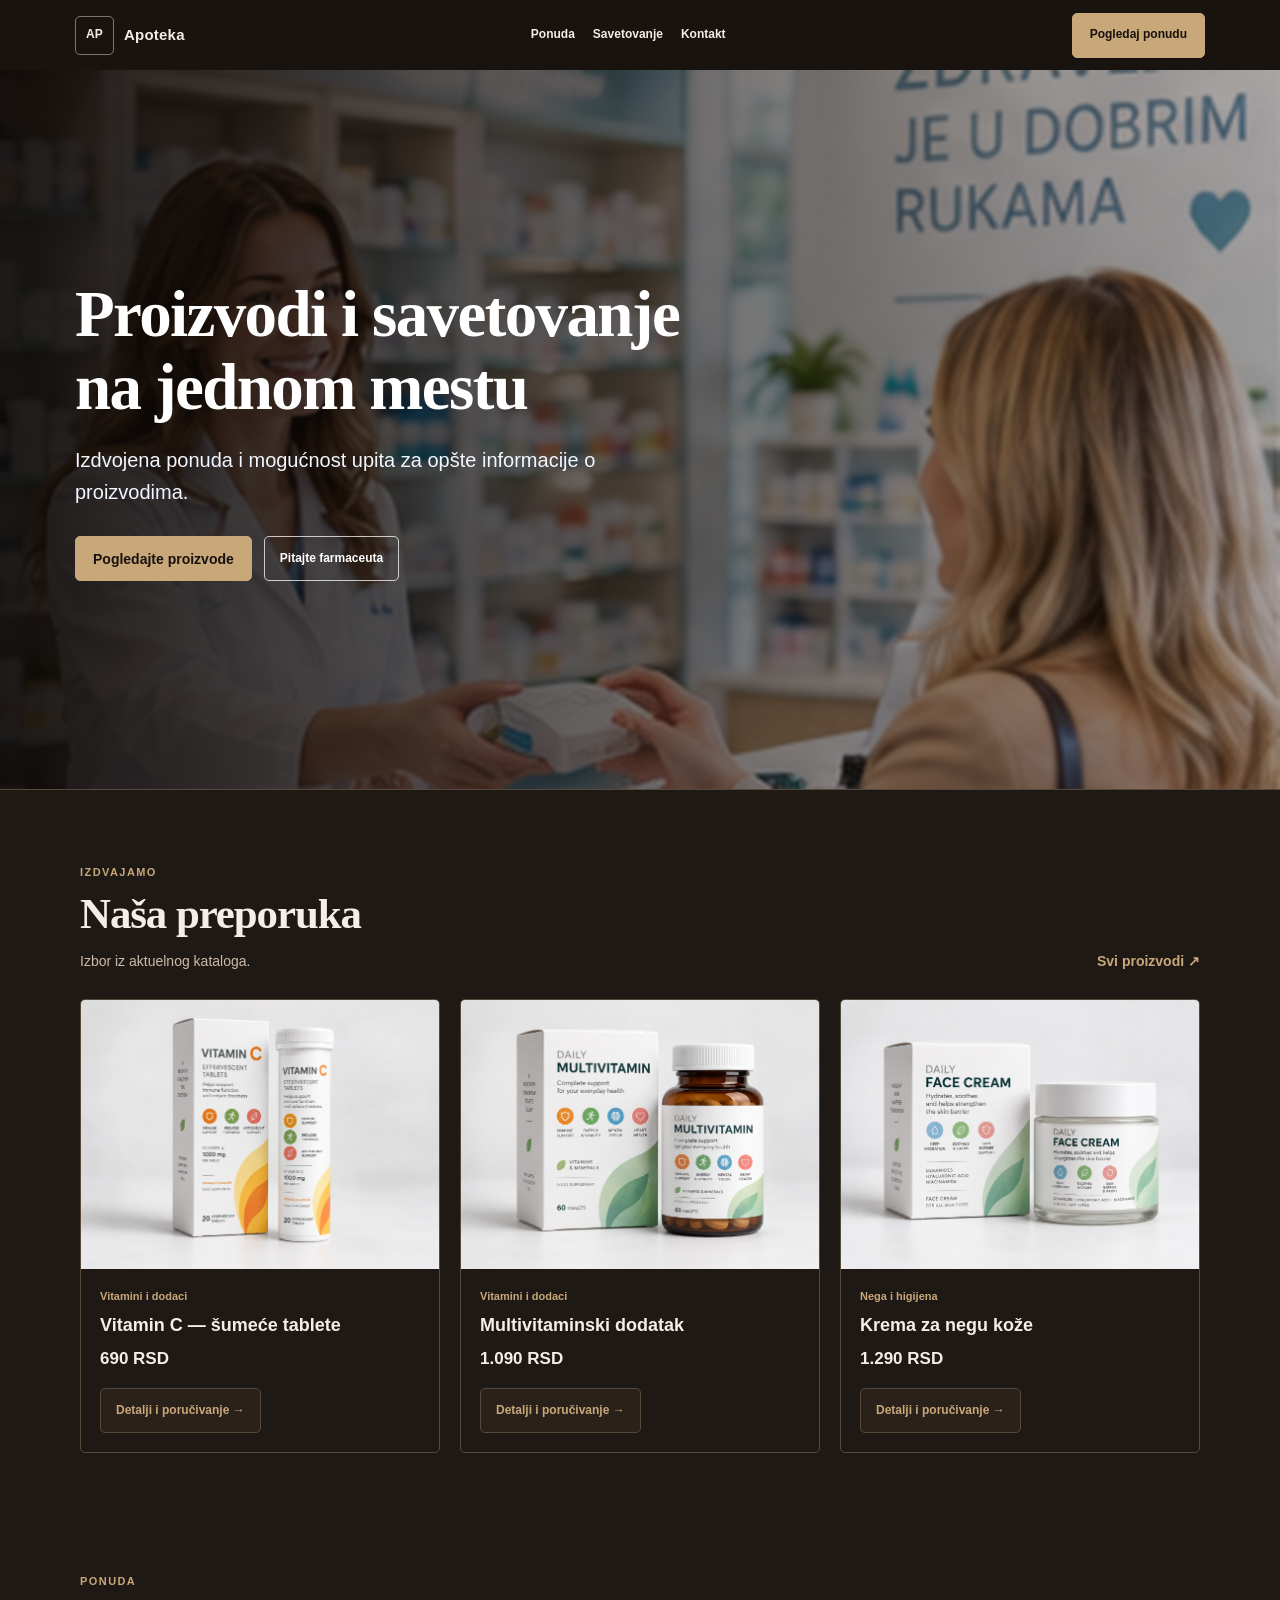
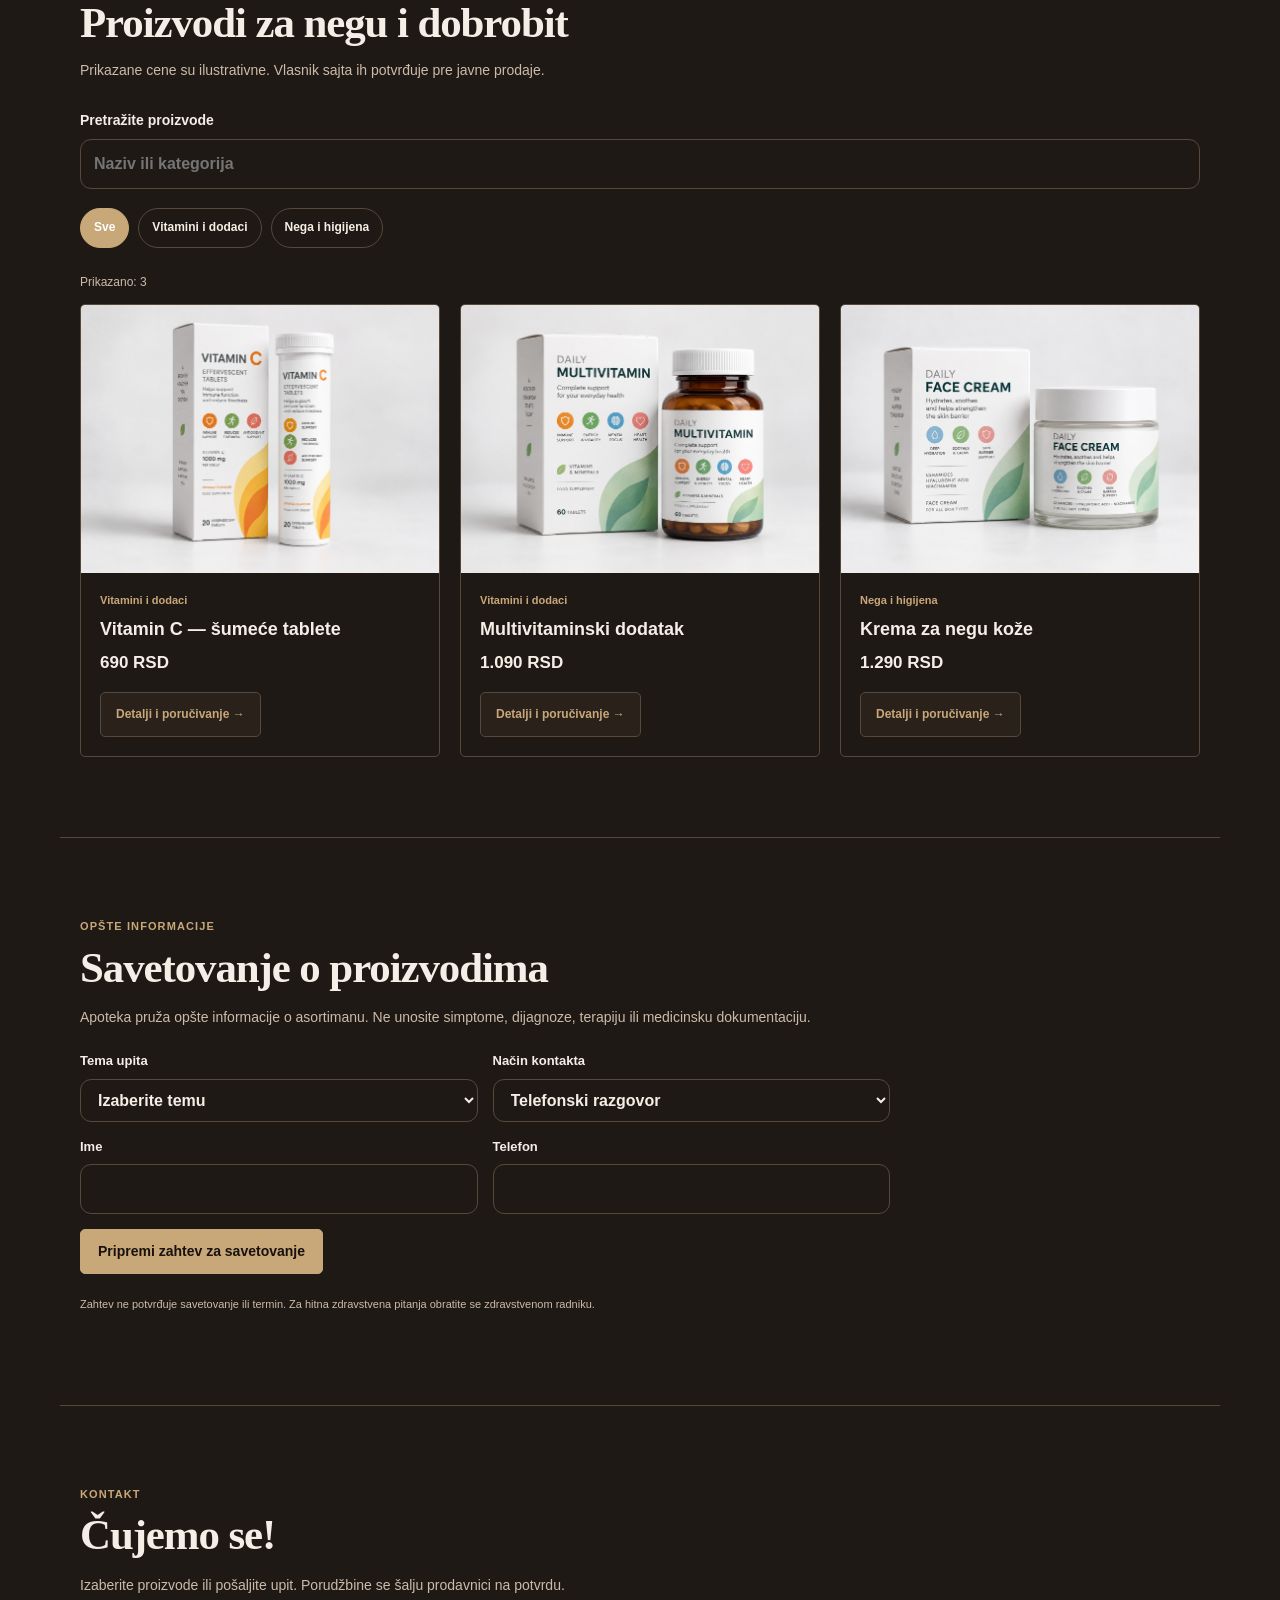
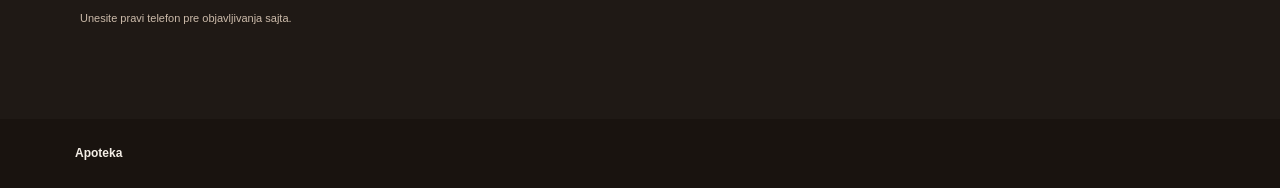
<file: pharmacy.html>
<!doctype html><html lang="sr" data-style="premium"><head><meta charset="utf-8"><meta name="viewport" content="width=device-width, initial-scale=1"><meta name="theme-color" content="#14253b"><title>Apoteka | Ponuda</title><meta name="description" content="Izdvojena ponuda i mogućnost upita za opšte informacije o proizvodima."><link rel="stylesheet" href="site.css"><link rel="stylesheet" href="pharmacy-consult.css"><link rel="stylesheet" href="visual-system.css"><link rel="stylesheet" href="global-modal.css"></head><body>
  <header class="site-header"><div class="brandmark" aria-label="Apoteka"><span class="monogram">AP</span><span>Apoteka</span></div><nav aria-label="Glavna navigacija"><a href="#ponuda">Ponuda</a><a href="#savetovanje">Savetovanje</a><a href="#kontakt">Kontakt</a></nav><a class="header-cta" href="#ponuda">Pogledaj ponudu</a></header>
  <main><section class="hero" style="--hero-image:url('assets/images/curated/healthcare/pharmacy/hero/pharmacy_hero_01.jpg')"><div class="hero-content"><h1>Proizvodi i savetovanje na jednom mestu</h1><p>Izdvojena ponuda i mogućnost upita za opšte informacije o proizvodima.</p><div class="hero-actions"><a class="primary" href="#ponuda">Pogledajte proizvode</a><a class="outline-light" href="#savetovanje">Pitajte farmaceuta</a></div></div></section>
  <section class="site-section featured" id="izdvajamo"><div class="section-heading"><div><div class="kicker">IZDVAJAMO</div><h2>Naša preporuka</h2><p>Izbor iz aktuelnog kataloga.</p></div><a class="text-link" href="#ponuda">Svi proizvodi ↗</a></div><div class="card-grid"><article class="shop-card" data-card data-category="Vitamini i dodaci" data-search="vitamin c — šumeće tablete vitamini i dodaci">
    <button class="product-image" type="button" data-product="pharmacy-vitamin-c" aria-label="Detalji: Vitamin C — šumeće tablete"><img src="assets/images/curated/healthcare/pharmacy/products/pharmacy_product_vitamin_c_effervescent_01.jpg" loading="lazy" alt="Vitamin C — šumeće tablete"></button>
    <div class="shop-card-body"><small>Vitamini i dodaci</small><h3>Vitamin C — šumeće tablete</h3><strong>690 RSD</strong><button type="button" data-product="pharmacy-vitamin-c" class="secondary">Detalji i poručivanje →</button></div>
  </article><article class="shop-card" data-card data-category="Vitamini i dodaci" data-search="multivitaminski dodatak vitamini i dodaci">
    <button class="product-image" type="button" data-product="pharmacy-multivitamins" aria-label="Detalji: Multivitaminski dodatak"><img src="assets/images/curated/healthcare/pharmacy/products/pharmacy_product_daily_multivitamin_01.jpg" loading="lazy" alt="Multivitaminski dodatak"></button>
    <div class="shop-card-body"><small>Vitamini i dodaci</small><h3>Multivitaminski dodatak</h3><strong>1.090 RSD</strong><button type="button" data-product="pharmacy-multivitamins" class="secondary">Detalji i poručivanje →</button></div>
  </article><article class="shop-card" data-card data-category="Nega i higijena" data-search="krema za negu kože nega i higijena">
    <button class="product-image" type="button" data-product="pharmacy-skin-care" aria-label="Detalji: Krema za negu kože"><img src="assets/images/curated/healthcare/pharmacy/products/pharmacy_product_face_cream_01.jpg" loading="lazy" alt="Krema za negu kože"></button>
    <div class="shop-card-body"><small>Nega i higijena</small><h3>Krema za negu kože</h3><strong>1.290 RSD</strong><button type="button" data-product="pharmacy-skin-care" class="secondary">Detalji i poručivanje →</button></div>
  </article></div></section>
  <section class="site-section" id="ponuda"><div class="section-heading"><div><div class="kicker">PONUDA</div><h2>Proizvodi za negu i dobrobit</h2><p>Prikazane cene su ilustrativne. Vlasnik sajta ih potvrđuje pre javne prodaje.</p></div></div><div class="catalog-controls"><label class="search-label">Pretražite proizvode<input id="catalogSearch" type="search" placeholder="Naziv ili kategorija" aria-label="Pretražite proizvode"></label><div class="chips" role="group" aria-label="Kategorije"><button class="chip is-active" type="button" data-filter="Sve" aria-pressed="true">Sve</button><button class="chip" type="button" data-filter="Vitamini i dodaci" aria-pressed="false">Vitamini i dodaci</button><button class="chip" type="button" data-filter="Nega i higijena" aria-pressed="false">Nega i higijena</button></div></div><p class="count-note" id="catalogCount">Prikazano: 3</p><div class="card-grid" id="catalogGrid"><article class="shop-card" data-card data-category="Vitamini i dodaci" data-search="vitamin c — šumeće tablete vitamini i dodaci">
    <button class="product-image" type="button" data-product="pharmacy-vitamin-c" aria-label="Detalji: Vitamin C — šumeće tablete"><img src="assets/images/curated/healthcare/pharmacy/products/pharmacy_product_vitamin_c_effervescent_01.jpg" loading="lazy" alt="Vitamin C — šumeće tablete"></button>
    <div class="shop-card-body"><small>Vitamini i dodaci</small><h3>Vitamin C — šumeće tablete</h3><strong>690 RSD</strong><button type="button" data-product="pharmacy-vitamin-c" class="secondary">Detalji i poručivanje →</button></div>
  </article><article class="shop-card" data-card data-category="Vitamini i dodaci" data-search="multivitaminski dodatak vitamini i dodaci">
    <button class="product-image" type="button" data-product="pharmacy-multivitamins" aria-label="Detalji: Multivitaminski dodatak"><img src="assets/images/curated/healthcare/pharmacy/products/pharmacy_product_daily_multivitamin_01.jpg" loading="lazy" alt="Multivitaminski dodatak"></button>
    <div class="shop-card-body"><small>Vitamini i dodaci</small><h3>Multivitaminski dodatak</h3><strong>1.090 RSD</strong><button type="button" data-product="pharmacy-multivitamins" class="secondary">Detalji i poručivanje →</button></div>
  </article><article class="shop-card" data-card data-category="Nega i higijena" data-search="krema za negu kože nega i higijena">
    <button class="product-image" type="button" data-product="pharmacy-skin-care" aria-label="Detalji: Krema za negu kože"><img src="assets/images/curated/healthcare/pharmacy/products/pharmacy_product_face_cream_01.jpg" loading="lazy" alt="Krema za negu kože"></button>
    <div class="shop-card-body"><small>Nega i higijena</small><h3>Krema za negu kože</h3><strong>1.290 RSD</strong><button type="button" data-product="pharmacy-skin-care" class="secondary">Detalji i poručivanje →</button></div>
  </article></div></section>

  <section class="site-section pharmacy-consult" id="savetovanje">
  <div class="kicker">OPŠTE INFORMACIJE</div><h2>Savetovanje o proizvodima</h2>
  <p>Apoteka pruža opšte informacije o asortimanu. Ne unosite simptome, dijagnoze, terapiju ili medicinsku dokumentaciju.</p>
  <form id="pharmacyConsultForm" class="pharmacy-consult-form">
   <label>Tema upita<select name="topic" required><option value="" selected disabled>Izaberite temu</option>
    <option>Informacije o proizvodima za negu</option><option>Informacije o dodacima ishrani</option><option>Informacije o asortimanu i dostupnosti</option><option>Dogovor za razgovor sa farmaceutom</option></select></label>
   <label>Način kontakta<select name="method" required><option>Telefonski razgovor</option><option>Poseta apoteci</option></select></label>
   <label>Ime<input name="name" autocomplete="name" maxlength="90" required></label>
   <label>Telefon<input type="tel" name="phone" autocomplete="tel" maxlength="35" required></label>
   <button type="submit" class="primary pharmacy-wide">Pripremi zahtev za savetovanje</button>
  </form><p class="hint">Zahtev ne potvrđuje savetovanje ili termin. Za hitna zdravstvena pitanja obratite se zdravstvenom radniku.</p>
 </section><section class="site-section contact" id="kontakt"><div class="kicker">KONTAKT</div><h2>Čujemo se!</h2><p>Izaberite proizvode ili pošaljite upit. Porudžbine se šalju prodavnici na potvrdu.</p><p class="hint">Unesite pravi telefon pre objavljivanja sajta.</p></section></main>
  <dialog id="pharmacyConsultDialog" class="site-dialog pharmacy-consult-dialog" aria-label="Pripremljen zahtev za savetovanje">
 <button type="button" class="dialog-close" id="pharmacyConsultClose" aria-label="Zatvori">×</button>
 <div class="dialog-pad"><div class="kicker">SAVETOVANJE</div><h2>Zahtev je pripremljen</h2>
 <p>Nije automatski poslat. Izaberite način slanja.</p><pre id="pharmacyConsultMessage"></pre>
 <div class="dialog-actions"><button class="primary" type="button" id="pharmacyConsultCopy">Kopiraj zahtev</button>
 <a class="secondary" id="pharmacyConsultViber" target="_blank" rel="noopener noreferrer">Viber</a>
 <a class="secondary" id="pharmacyConsultWA" target="_blank" rel="noopener noreferrer">WhatsApp</a></div>
 <p class="hint" id="pharmacyConsultNotice" role="status">Za slanje celog zahteva po potrebi koristite kopiranje.</p></div></dialog><footer class="site-footer"><strong>Apoteka</strong></footer>
  <button id="stickyCart" class="sticky-cart" type="button" hidden><span>🛒 <span id="stickyCount">0 artikala</span></span><strong id="stickyTotal">0 RSD</strong><span class="sticky-arrow">Pregledaj →</span></button>
  <dialog id="productDialog" class="site-dialog product-dialog" aria-label="Detalji proizvoda"><button type="button" class="dialog-close" data-close aria-label="Zatvori">×</button><div class="product-detail-grid"><img id="detailImage" alt=""><div class="detail-body"><div class="kicker" id="detailCategory"></div><h2 id="detailName"></h2><p class="detail-price" id="detailPrice"></p><details><summary>Više detalja</summary><p>Ponuda je demonstraciona. Dostupnost i cena potvrđuju se prilikom naručivanja.</p></details><label id="prepWrap" hidden>Način pripreme<select id="preparation"><option value="Sveže">Sirovo / sveže</option><option value="Grilovano">Grilovano</option></select></label><label id="variantWrap" hidden><span id="variantLabel">Varijanta / napomena</span><input id="variantInput" type="text" maxlength="110" placeholder="Unesite željenu varijantu"></label><label id="sizeWrap" hidden>Veličina<select id="shoeSize"><option value="36">36</option><option value="37">37</option><option value="38">38</option><option value="39">39</option><option value="40">40</option><option value="41">41</option><option value="42">42</option><option value="43">43</option><option value="44">44</option><option value="45">45</option></select></label><div class="detail-buy"><label>Količina<div class="stepper"><button type="button" id="qtyMinus" aria-label="Smanji količinu">−</button><input id="qtyInput" type="number" min="1" max="99" value="1" aria-label="Količina"><button type="button" id="qtyPlus" aria-label="Povećaj količinu">+</button></div></label><p id="detailSubtotal" class="detail-subtotal"></p></div><div class="detail-actions"><button class="primary" type="button" id="addToCart">Dodaj u korpu</button><button class="secondary" type="button" id="buyNow">Poruči sada</button><button class="secondary" type="button" id="availabilityInquiry">Upit za dostupnost</button></div></div></div></dialog>
  <dialog id="cartDialog" class="site-dialog cart-dialog" aria-label="Vaša korpa"><button type="button" class="dialog-close" data-close aria-label="Zatvori">×</button><div class="dialog-pad"><div class="kicker">KORPA</div><h2>Vaš izbor</h2><div id="cartLines"></div><div class="cart-total">Ukupno: <strong id="cartTotal">0 RSD</strong></div><div class="dialog-actions"><button class="primary" id="orderFromCart" type="button">Poruči korpu</button><button class="secondary" id="clearCart" type="button">Očisti</button></div></div></dialog>
  <dialog id="orderDialog" class="site-dialog order-dialog" aria-label="Zahtev za porudžbinu"><button type="button" class="dialog-close" data-close aria-label="Zatvori">×</button><div class="dialog-pad"><div class="kicker" id="orderKicker">PORUDŽBINA</div><h2 id="orderHeading">Proverite i pošaljite zahtev</h2><form id="orderForm"><label>Ime<input required name="name" maxlength="90" autocomplete="name"></label><label>Telefon<input required name="phone" type="tel" maxlength="35" autocomplete="tel"></label><label id="fulfillmentWrap">Način preuzimanja<select name="fulfillment"><option>Preuzimanje u radnji</option><option>Po dogovoru sa prodavnicom</option></select></label><label>Napomena<textarea name="note" rows="2" maxlength="400"></textarea></label><button class="primary" type="submit" id="orderSubmit">Pripremi poruku</button></form><div id="sharePanel" hidden><p>Poruka je spremna. Izaberite kako je želite poslati.</p><pre id="orderMessage"></pre><div class="dialog-actions"><button class="primary" type="button" id="copyMessage">Kopiraj poruku</button><a id="viberMessage" class="secondary" target="_blank" rel="noopener noreferrer">Viber</a><a id="waMessage" class="secondary" target="_blank" rel="noopener noreferrer">WhatsApp</a></div><p class="hint">Viber podržava do 200 znakova u deljenoj poruci. Za ceo zahtev upotrebite „Kopiraj poruku“ i nalepite ga u Viber ako je potrebno.</p><p id="copyStatus" role="status"></p></div><p class="hint">Nema automatske naplate ni potvrde dostupnosti.</p></div></dialog>
  <dialog id="bookingDialog" class="site-dialog booking-dialog" aria-label="Zahtev za degustaciju"><button type="button" class="dialog-close" data-close aria-label="Zatvori">×</button><div class="dialog-pad"><div class="kicker">DEGUSTACIJA</div><h2>Zahtev je spreman</h2><pre id="bookingMessage"></pre><div class="dialog-actions"><button class="primary" type="button" id="copyBooking">Kopiraj zahtev</button><a class="secondary" id="viberBooking" target="_blank" rel="noopener noreferrer">Viber</a><a class="secondary" id="waBooking" target="_blank" rel="noopener noreferrer">WhatsApp</a></div><p class="hint">Viber podržava do 200 znakova; za kompletnu poruku koristite kopiranje. Termin se potvrđuje tek nakon odgovora.</p></div></dialog>
  <script id="siteData" type="application/json">{"siteConfig":{"business":{"id":"pharmacy","name":"Apoteka"},"capabilities":{"commerce":true,"butcherGrillService":false,"wineTastings":false,"variantNote":false,"variantLabel":"Pakovanje / varijanta","requireVehicle":false},"contact":{"phone":""}},"catalog":{"id":"pharmacy","label":"Apoteka","category":"retail","hero":"assets/images/curated/healthcare/pharmacy/hero/pharmacy_hero_01.jpg","headline":"Proizvodi i savetovanje na jednom mestu","subtitle":"Izdvojena ponuda i mogućnost upita za opšte informacije o proizvodima.","offerTitle":"Proizvodi za negu i dobrobit","products":[{"id":"pharmacy-vitamin-c","title":"Vitamin C — šumeće tablete","category":"Vitamini i dodaci","price":690,"unit":"kom","step":1,"image":"assets/images/curated/healthcare/pharmacy/products/pharmacy_product_vitamin_c_effervescent_01.jpg"},{"id":"pharmacy-multivitamins","title":"Multivitaminski dodatak","category":"Vitamini i dodaci","price":1090,"unit":"kom","step":1,"image":"assets/images/curated/healthcare/pharmacy/products/pharmacy_product_daily_multivitamin_01.jpg"},{"id":"pharmacy-skin-care","title":"Krema za negu kože","category":"Nega i higijena","price":1290,"unit":"kom","step":1,"image":"assets/images/curated/healthcare/pharmacy/products/pharmacy_product_face_cream_01.jpg"}]}}</script><script src="export-runtime.js" defer></script><script type="application/json" id="pharmacyConsultData">{"businessName":"Apoteka","phone":""}</script><script defer src="pharmacy-consult-runtime.js"></script><script src="global-modal.js" defer></script></body></html>
</file>
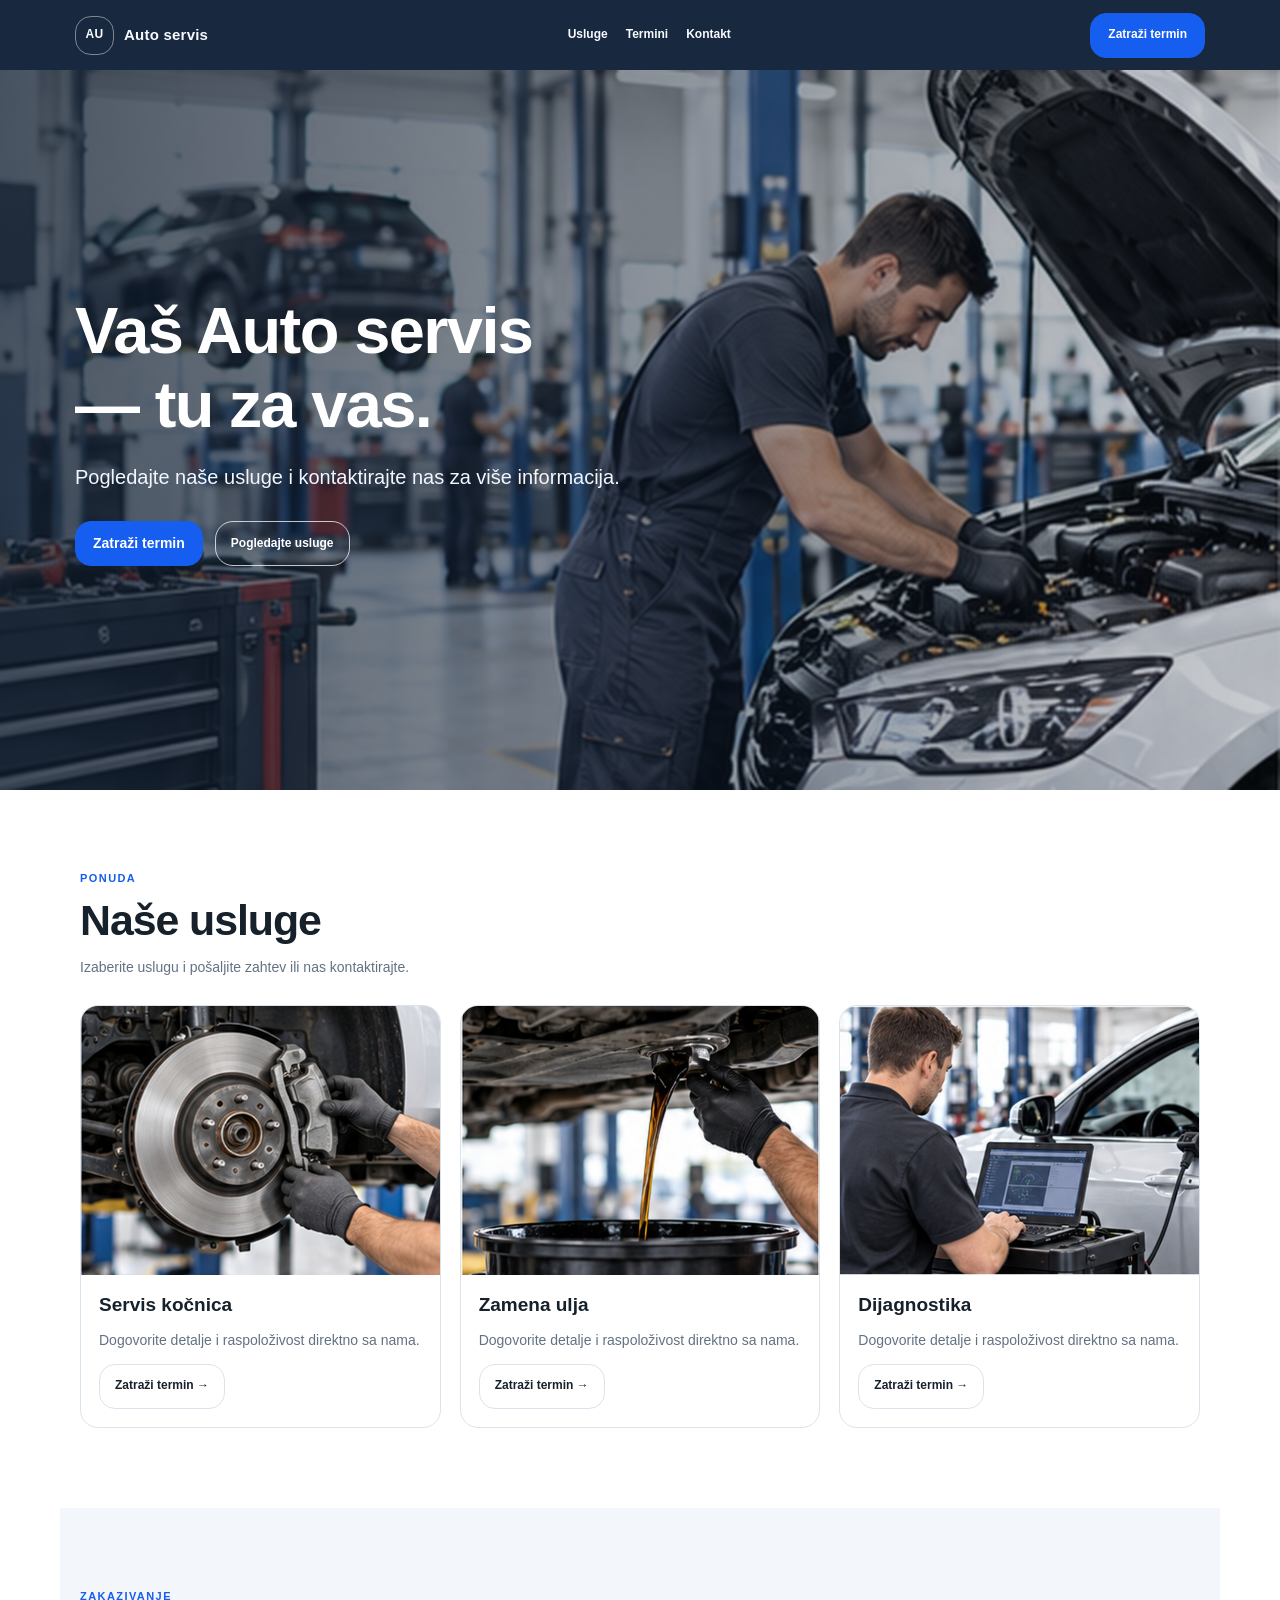
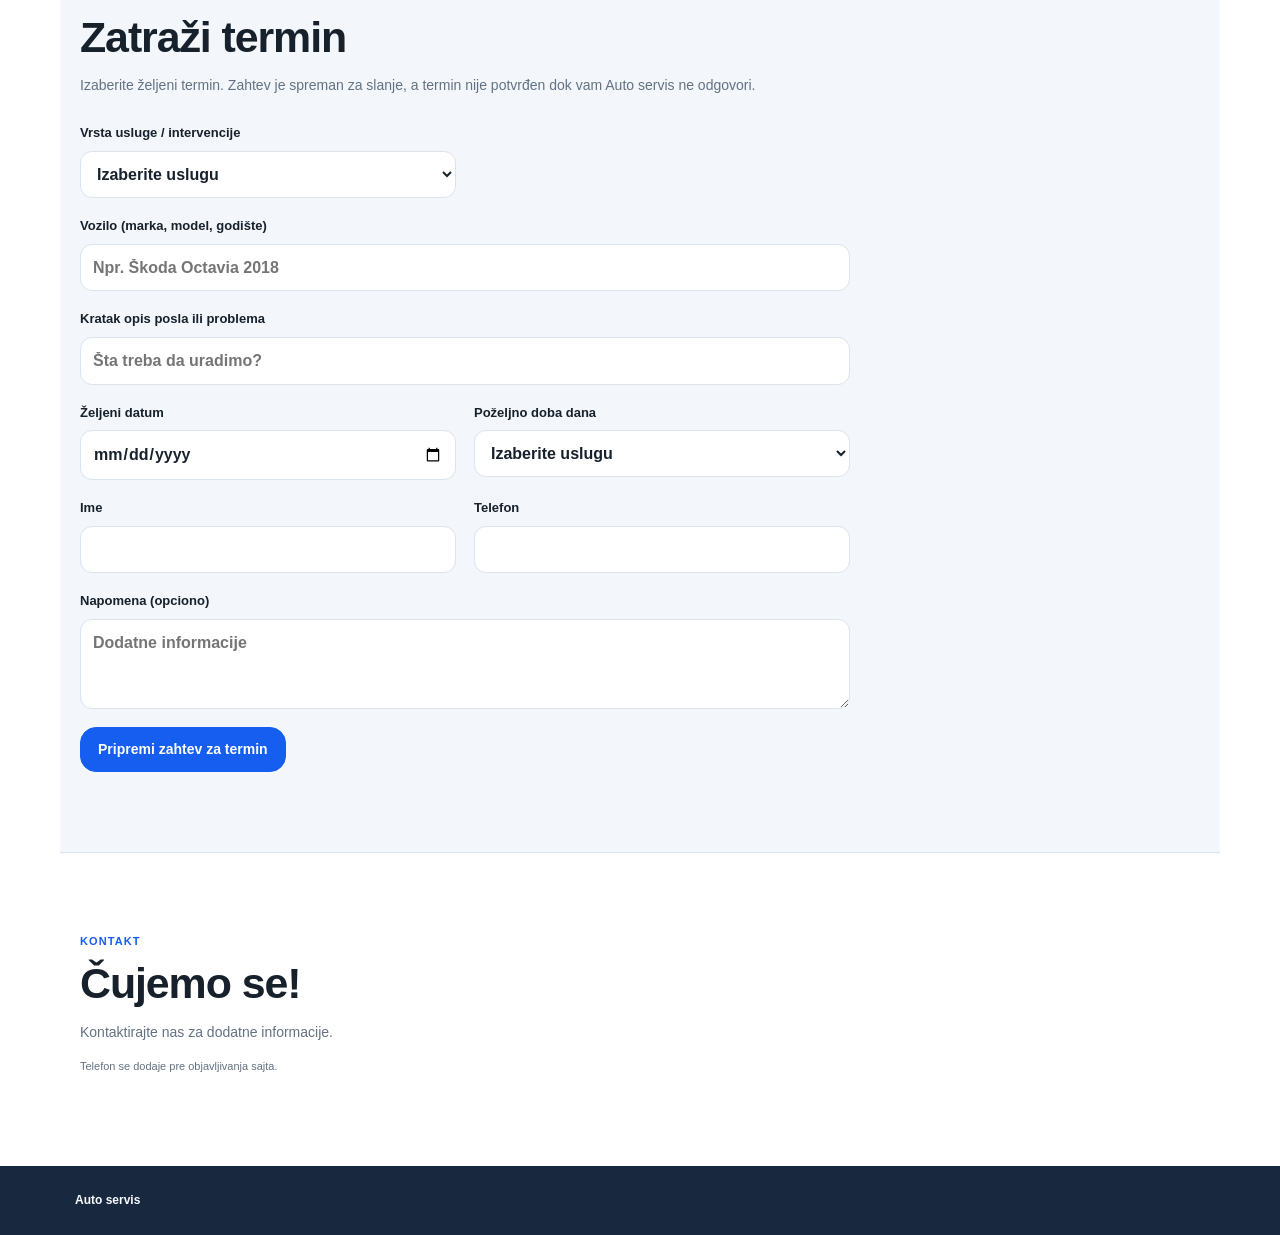
<file: service-auto.html>
<!doctype html><html lang="sr" data-style="modern"><head><meta charset="utf-8"><meta name="viewport" content="width=device-width, initial-scale=1"><meta name="theme-color" content="#16243a"><title>Auto servis | Usluge</title><meta name="description" content="Pogledajte naše usluge i kontaktirajte nas za više informacija."><link rel="stylesheet" href="site.css"><link rel="stylesheet" href="booking.css"><link rel="stylesheet" href="visual-system.css"><link rel="stylesheet" href="global-modal.css"></head><body>
<header class="site-header"><div class="brandmark"><span class="monogram">AU</span><span>Auto servis</span></div><nav aria-label="Glavna navigacija"><a href="#usluge">Usluge</a><a href="#zakazivanje">Termini</a><a href="#kontakt">Kontakt</a></nav><a class="header-cta" href="#zakazivanje">Zatraži termin</a></header>
<main><section class="hero service-hero" style="--hero-image:url('assets/images/curated/services/auto-service/hero/auto_service_hero_01.jpg')"><div class="hero-content"><h1>Vaš Auto servis — tu za vas.</h1><p>Pogledajte naše usluge i kontaktirajte nas za više informacija.</p><div class="hero-actions"><a href="#zakazivanje" class="primary">Zatraži termin</a><a href="#usluge" class="outline-light">Pogledajte usluge</a></div></div></section>
<section class="site-section services-section" id="usluge"><div class="section-heading"><div><div class="kicker">PONUDA</div><h2>Naše usluge</h2><p>Izaberite uslugu i pošaljite zahtev ili nas kontaktirajte.</p></div></div><div class="service-grid"><article class="service-card"><img src="assets/images/curated/services/auto-service/services/auto_service_service_03_brake_service.jpg" loading="lazy" alt="Servis kočnica"><div class="service-card-body"><h3>Servis kočnica</h3><p>Dogovorite detalje i raspoloživost direktno sa nama.</p><a href="#zakazivanje" class="secondary" data-service="Servis kočnica">Zatraži termin →</a></div></article><article class="service-card"><img src="assets/images/curated/services/auto-service/services/auto_service_service_02_oil_change.jpg" loading="lazy" alt="Zamena ulja"><div class="service-card-body"><h3>Zamena ulja</h3><p>Dogovorite detalje i raspoloživost direktno sa nama.</p><a href="#zakazivanje" class="secondary" data-service="Zamena ulja">Zatraži termin →</a></div></article><article class="service-card"><img src="assets/images/curated/services/auto-service/services/auto_service_service_04_vehicle_diagnostics.jpg" loading="lazy" alt="Dijagnostika"><div class="service-card-body"><h3>Dijagnostika</h3><p>Dogovorite detalje i raspoloživost direktno sa nama.</p><a href="#zakazivanje" class="secondary" data-service="Dijagnostika">Zatraži termin →</a></div></article></div></section>
<section class="site-section booking-service" id="zakazivanje"><div class="section-heading"><div class="kicker">ZAKAZIVANJE</div><h2>Zatraži termin</h2><p>Izaberite željeni termin. Zahtev je spreman za slanje, a termin nije potvrđen dok vam Auto servis ne odgovori.</p></div><form class="service-request-form" id="requestForm" data-mode="request-slot">
    <label class="">Vrsta usluge / intervencije<select name="service" required><option value="" disabled selected>Izaberite uslugu</option><option value="Mali servis">Mali servis</option><option value="Dijagnostika">Dijagnostika</option><option value="Kočioni sistem">Kočioni sistem</option></select></label><label class="wide">Vozilo (marka, model, godište)<input name="vehicle" type="text" required maxlength="100" placeholder="Npr. Škoda Octavia 2018"></label><label class="wide">Kratak opis posla ili problema<input name="issue" type="text" required maxlength="180" placeholder="Šta treba da uradimo?"></label><label class="">Željeni datum<input name="date" type="date" required></label><label class="">Poželjno doba dana<select name="daypart" required><option value="" disabled selected>Izaberite uslugu</option><option value="Prepodne">Prepodne</option><option value="Popodne">Popodne</option><option value="Bilo kada">Bilo kada</option></select></label><label class="">Ime<input name="name" type="text" autocomplete="name" required maxlength="90"></label><label class="">Telefon<input name="phone" type="tel" autocomplete="tel" required maxlength="35"></label><label class="wide">Napomena (opciono)<textarea name="note" rows="2" maxlength="350" placeholder="Dodatne informacije"></textarea></label><button type="submit" class="primary wide">Pripremi zahtev za termin</button>
  </form></section>
<section class="site-section contact service-contact" id="kontakt"><div class="kicker">KONTAKT</div><h2>Čujemo se!</h2><p>Kontaktirajte nas za dodatne informacije.</p><p class="hint">Telefon se dodaje pre objavljivanja sajta.</p></section></main>
<footer class="site-footer"><strong>Auto servis</strong></footer>
<a class="service-mobile-cta" href="#zakazivanje">Zatraži termin ↑</a>
<dialog id="requestDialog" class="site-dialog service-dialog" aria-label="Pripremljen zahtev"><button class="dialog-close" type="button" data-close aria-label="Zatvori">×</button><div class="dialog-pad"><div class="kicker">ZAHTEV ZA TERMIN</div><h2>Poruka je spremna</h2><p>Zahtev još nije poslat. Izaberite kanal komunikacije.</p><pre id="requestMessage"></pre><div class="dialog-actions"><button id="copyRequest" class="primary" type="button">Kopiraj zahtev</button><a id="viberRequest" class="secondary" rel="noopener noreferrer" target="_blank">Viber</a><a id="waRequest" class="secondary" rel="noopener noreferrer" target="_blank">WhatsApp</a></div><p class="hint">Viber može skratiti dugu poruku. Potpun zahtev je dostupan preko dugmeta Kopiraj. Termin nije automatski potvrđen.</p><p id="copyRequestStatus" role="status"></p></div></dialog>
<script id="bookingData" type="application/json">{"business":{"name":"Auto servis","id":"auto-service"},"contact":{"phone":""},"booking":{"enabled":true,"mode":"request-slot","offerings":["Mali servis","Dijagnostika","Kočioni sistem"]}}</script><script src="booking-runtime.js" defer></script><script src="global-modal.js" defer></script></body></html>
</file>
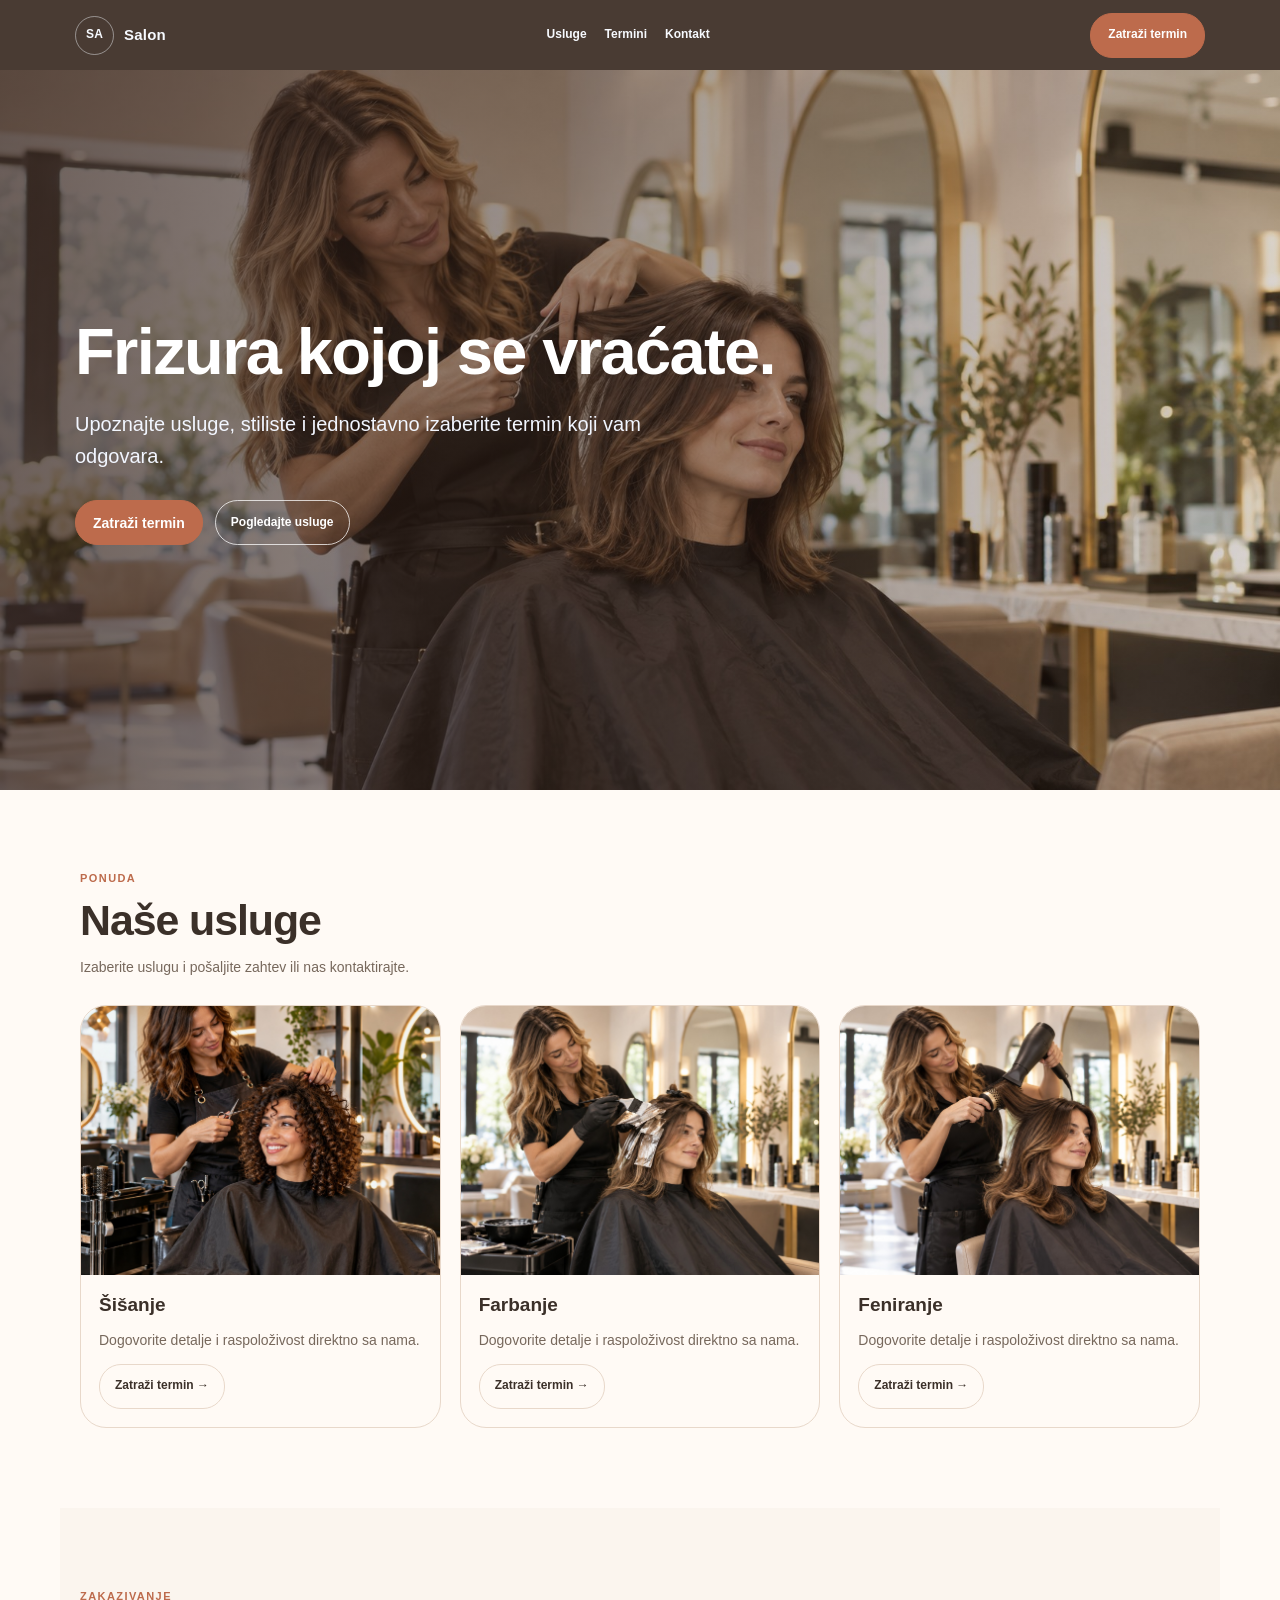
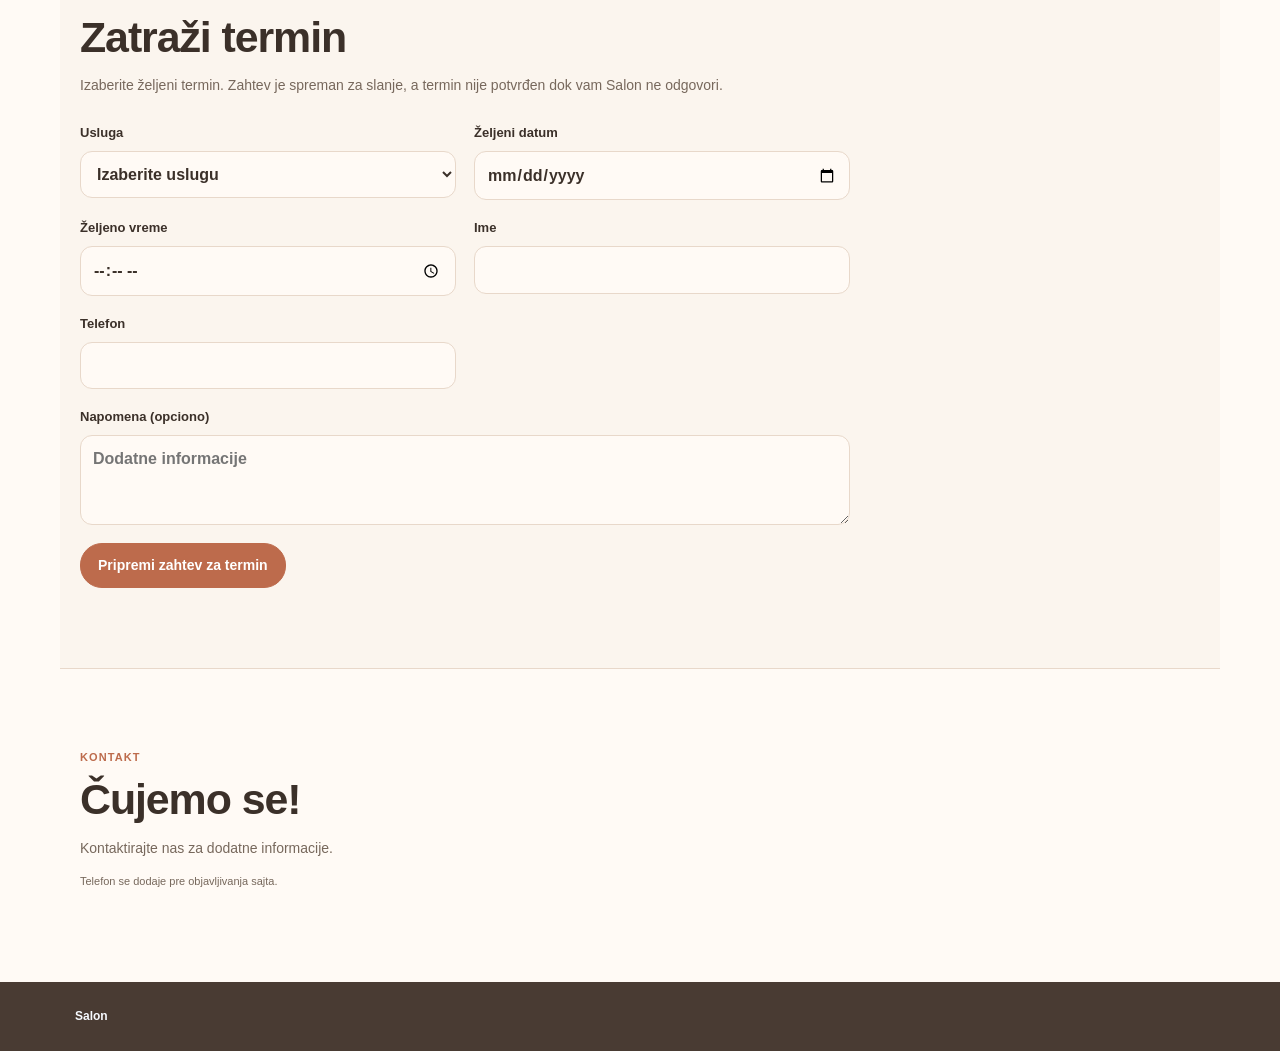
<file: service.html>
<!doctype html><html lang="sr" data-style="warm"><head><meta charset="utf-8"><meta name="viewport" content="width=device-width, initial-scale=1"><meta name="theme-color" content="#16243a"><title>Salon | Usluge</title><meta name="description" content="Upoznajte usluge, stiliste i jednostavno izaberite termin koji vam odgovara."><link rel="stylesheet" href="site.css"><link rel="stylesheet" href="booking.css"><link rel="stylesheet" href="visual-system.css"><link rel="stylesheet" href="global-modal.css"></head><body>
<header class="site-header"><div class="brandmark"><span class="monogram">SA</span><span>Salon</span></div><nav aria-label="Glavna navigacija"><a href="#usluge">Usluge</a><a href="#zakazivanje">Termini</a><a href="#kontakt">Kontakt</a></nav><a class="header-cta" href="#zakazivanje">Zatraži termin</a></header>
<main><section class="hero service-hero" style="--hero-image:url('assets/images/curated/beauty/hair-salon/hero/hair_hero_01.jpg')"><div class="hero-content"><h1>Frizura kojoj se vraćate.</h1><p>Upoznajte usluge, stiliste i jednostavno izaberite termin koji vam odgovara.</p><div class="hero-actions"><a href="#zakazivanje" class="primary">Zatraži termin</a><a href="#usluge" class="outline-light">Pogledajte usluge</a></div></div></section>
<section class="site-section services-section" id="usluge"><div class="section-heading"><div><div class="kicker">PONUDA</div><h2>Naše usluge</h2><p>Izaberite uslugu i pošaljite zahtev ili nas kontaktirajte.</p></div></div><div class="service-grid"><article class="service-card"><img src="assets/images/curated/beauty/hair-salon/services/hair_salon_curly_cut_01.jpg" loading="lazy" alt="Šišanje"><div class="service-card-body"><h3>Šišanje</h3><p>Dogovorite detalje i raspoloživost direktno sa nama.</p><a href="#zakazivanje" class="secondary" data-service="Šišanje">Zatraži termin →</a></div></article><article class="service-card"><img src="assets/images/curated/beauty/hair-salon/services/hair_service_color_01.jpg" loading="lazy" alt="Farbanje"><div class="service-card-body"><h3>Farbanje</h3><p>Dogovorite detalje i raspoloživost direktno sa nama.</p><a href="#zakazivanje" class="secondary" data-service="Farbanje">Zatraži termin →</a></div></article><article class="service-card"><img src="assets/images/curated/beauty/hair-salon/services/hair_service_blowdry_01.jpg" loading="lazy" alt="Feniranje"><div class="service-card-body"><h3>Feniranje</h3><p>Dogovorite detalje i raspoloživost direktno sa nama.</p><a href="#zakazivanje" class="secondary" data-service="Feniranje">Zatraži termin →</a></div></article></div></section>
<section class="site-section booking-service" id="zakazivanje"><div class="section-heading"><div class="kicker">ZAKAZIVANJE</div><h2>Zatraži termin</h2><p>Izaberite željeni termin. Zahtev je spreman za slanje, a termin nije potvrđen dok vam Salon ne odgovori.</p></div><form class="service-request-form" id="requestForm" data-mode="appointment">
    <label class="">Usluga<select name="service" required><option value="" disabled selected>Izaberite uslugu</option><option value="Šišanje">Šišanje</option><option value="Farbanje">Farbanje</option><option value="Feniranje">Feniranje</option><option value="Nega kose">Nega kose</option></select></label><label class="">Željeni datum<input name="date" type="date" required></label><label class="">Željeno vreme<input name="time" type="time" required></label><label class="">Ime<input name="name" type="text" autocomplete="name" required maxlength="90"></label><label class="">Telefon<input name="phone" type="tel" autocomplete="tel" required maxlength="35"></label><label class="wide">Napomena (opciono)<textarea name="note" rows="2" maxlength="350" placeholder="Dodatne informacije"></textarea></label><button type="submit" class="primary wide">Pripremi zahtev za termin</button>
  </form></section>
<section class="site-section contact service-contact" id="kontakt"><div class="kicker">KONTAKT</div><h2>Čujemo se!</h2><p>Kontaktirajte nas za dodatne informacije.</p><p class="hint">Telefon se dodaje pre objavljivanja sajta.</p></section></main>
<footer class="site-footer"><strong>Salon</strong></footer>
<a class="service-mobile-cta" href="#zakazivanje">Zatraži termin ↑</a>
<dialog id="requestDialog" class="site-dialog service-dialog" aria-label="Pripremljen zahtev"><button class="dialog-close" type="button" data-close aria-label="Zatvori">×</button><div class="dialog-pad"><div class="kicker">ZAHTEV ZA TERMIN</div><h2>Poruka je spremna</h2><p>Zahtev još nije poslat. Izaberite kanal komunikacije.</p><pre id="requestMessage"></pre><div class="dialog-actions"><button id="copyRequest" class="primary" type="button">Kopiraj zahtev</button><a id="viberRequest" class="secondary" rel="noopener noreferrer" target="_blank">Viber</a><a id="waRequest" class="secondary" rel="noopener noreferrer" target="_blank">WhatsApp</a></div><p class="hint">Viber može skratiti dugu poruku. Potpun zahtev je dostupan preko dugmeta Kopiraj. Termin nije automatski potvrđen.</p><p id="copyRequestStatus" role="status"></p></div></dialog>
<script id="bookingData" type="application/json">{"business":{"name":"Salon","id":"hair-salon"},"contact":{"phone":""},"booking":{"enabled":true,"mode":"appointment","offerings":["Šišanje","Farbanje","Feniranje","Nega kose"]}}</script><script src="booking-runtime.js" defer></script><script src="global-modal.js" defer></script></body></html>
</file>
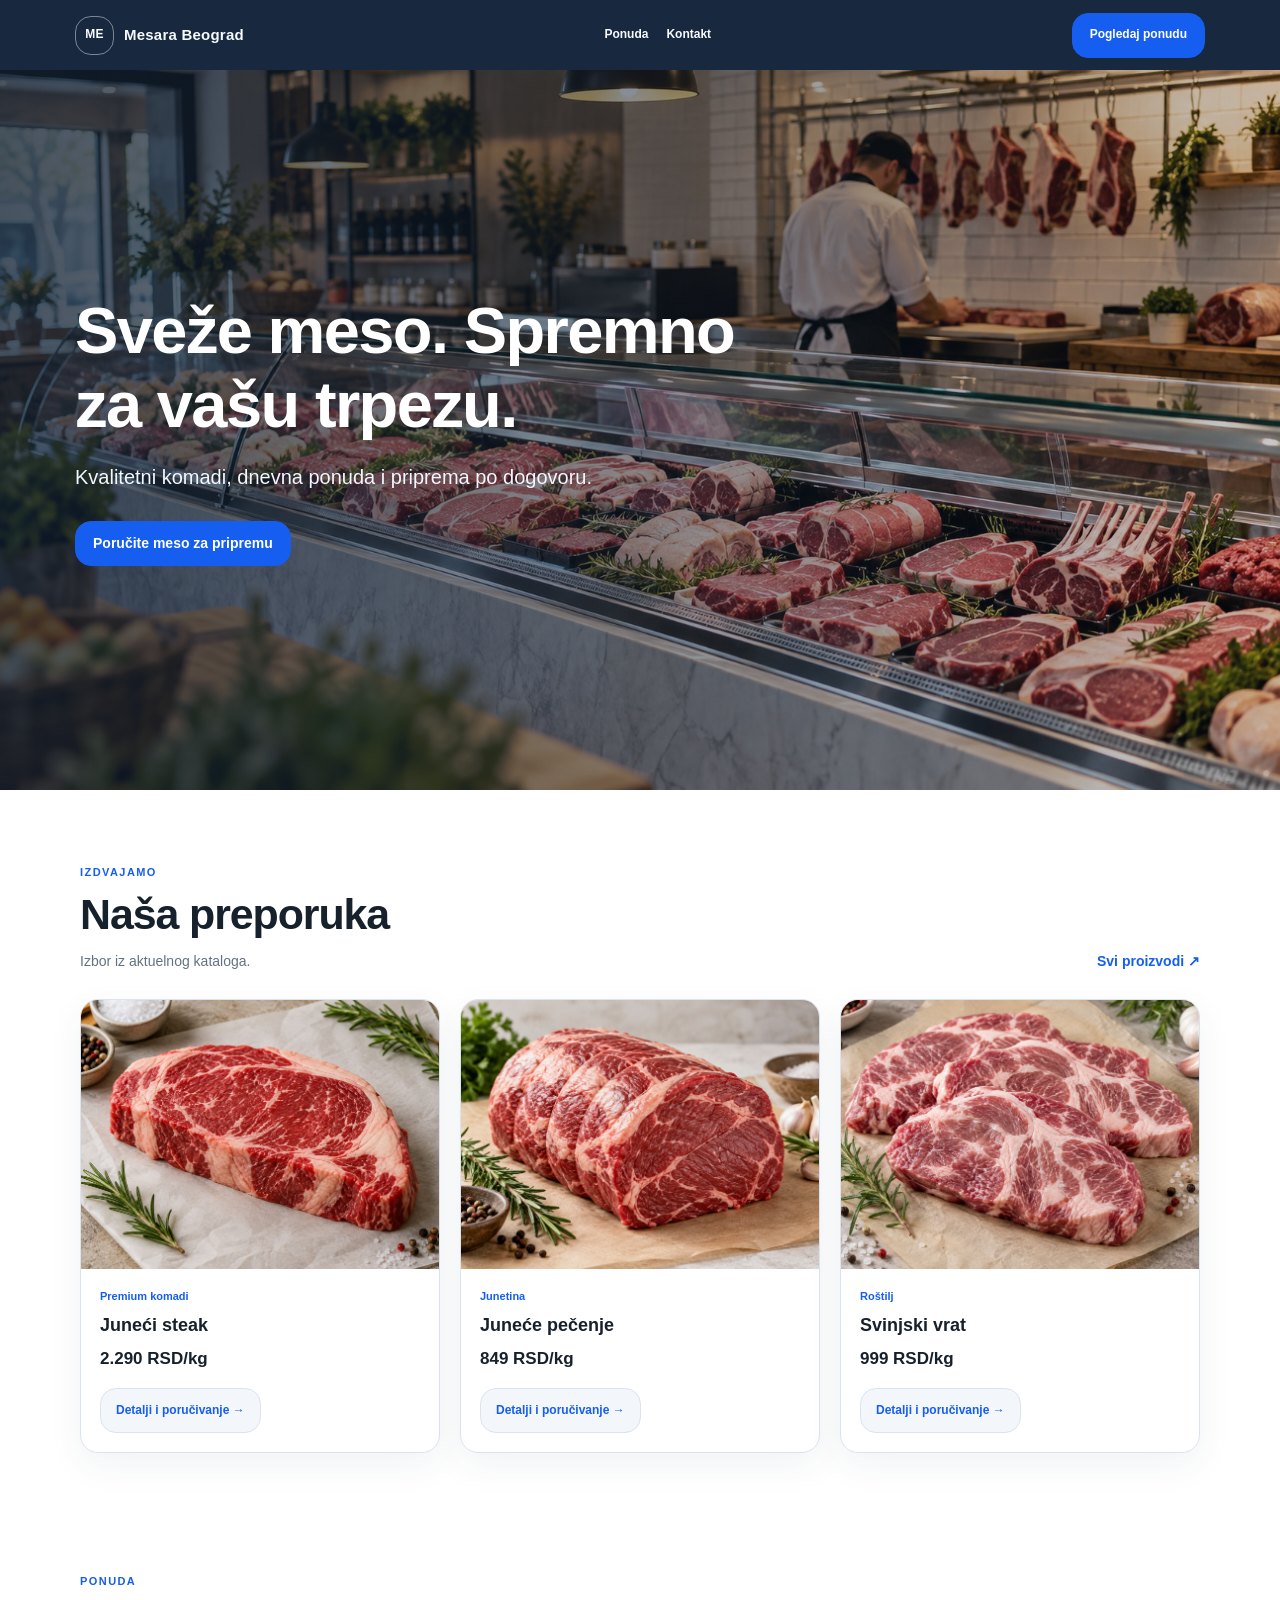
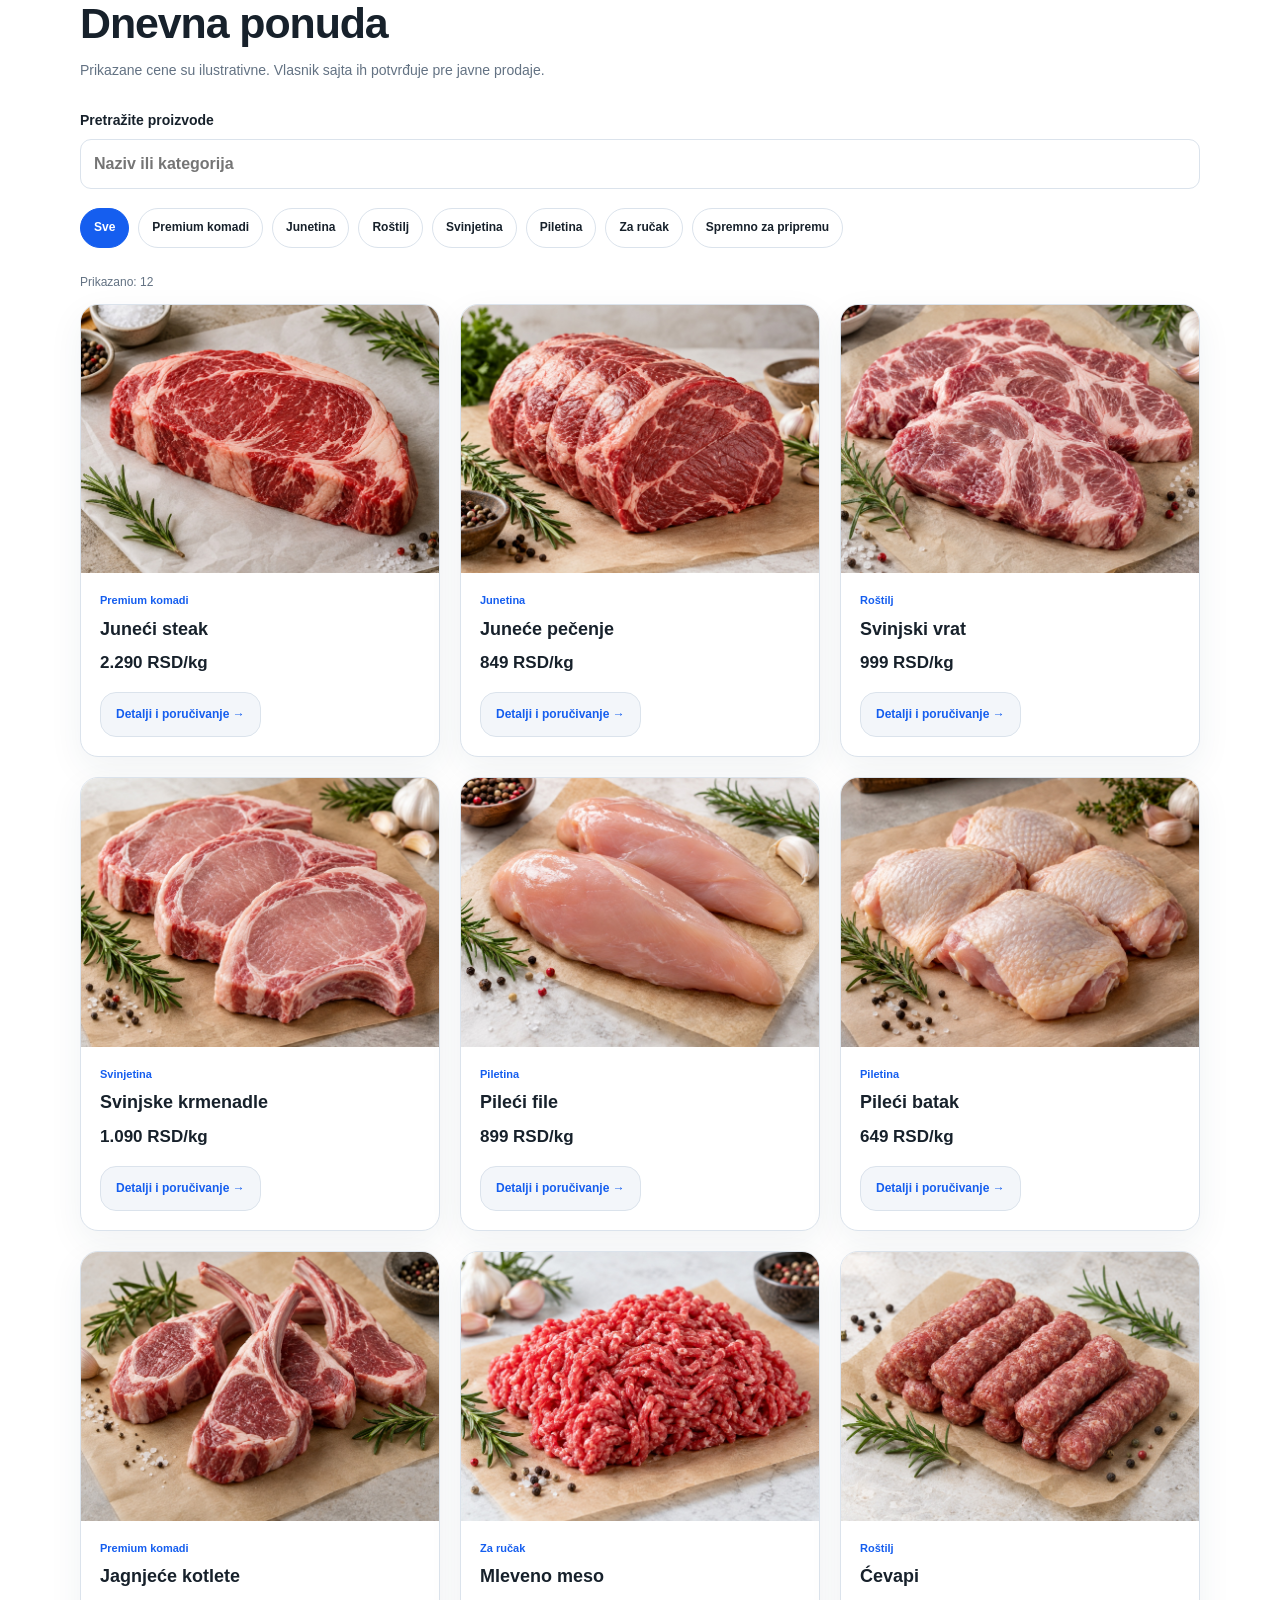
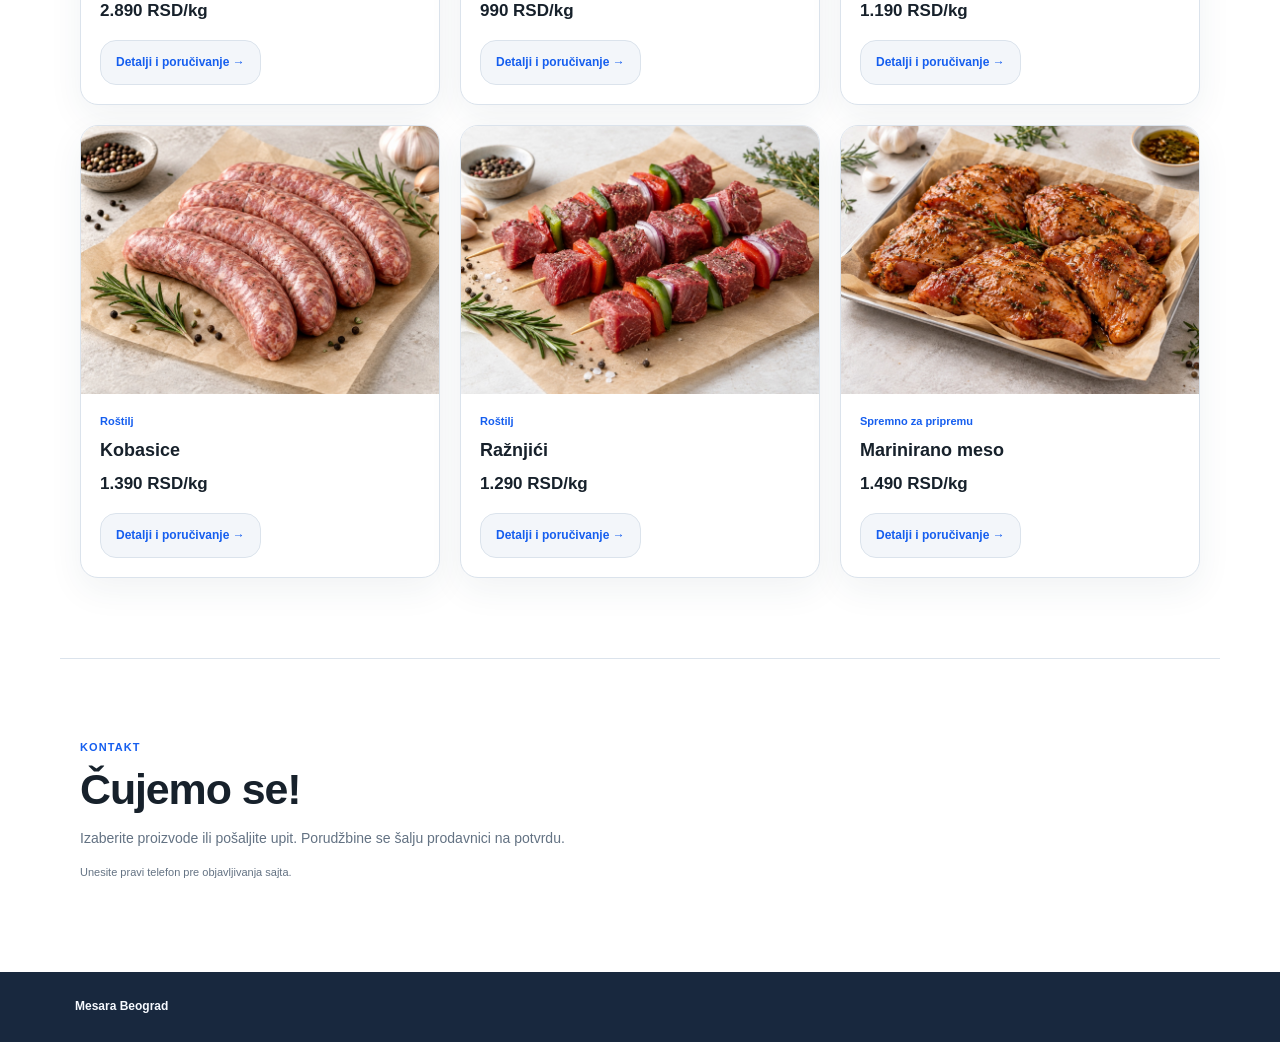
<file: shop-modern.html>
<!doctype html><html lang="sr" data-style="modern"><head><meta charset="utf-8"><meta name="viewport" content="width=device-width, initial-scale=1"><meta name="theme-color" content="#14253b"><title>Mesara Beograd | Ponuda</title><meta name="description" content="Kvalitetni komadi, dnevna ponuda i priprema po dogovoru."><link rel="stylesheet" href="site.css"><link rel="stylesheet" href="visual-system.css"><link rel="stylesheet" href="global-modal.css"></head><body>
  <header class="site-header"><div class="brandmark" aria-label="Mesara Beograd"><span class="monogram">ME</span><span>Mesara Beograd</span></div><nav aria-label="Glavna navigacija"><a href="#ponuda">Ponuda</a><a href="#kontakt">Kontakt</a></nav><a class="header-cta" href="#ponuda">Pogledaj ponudu</a></header>
  <main><section class="hero" style="--hero-image:url('assets/images/curated/retail/butcher-shop/hero/butcher_shop_hero_counter_01.jpg')"><div class="hero-content"><h1>Sveže meso. Spremno za vašu trpezu.</h1><p>Kvalitetni komadi, dnevna ponuda i priprema po dogovoru.</p><div class="hero-actions"><a class="primary" href="#ponuda">Poručite meso za pripremu</a></div></div></section>
  <section class="site-section featured" id="izdvajamo"><div class="section-heading"><div><div class="kicker">IZDVAJAMO</div><h2>Naša preporuka</h2><p>Izbor iz aktuelnog kataloga.</p></div><a class="text-link" href="#ponuda">Svi proizvodi ↗</a></div><div class="card-grid"><article class="shop-card" data-card data-category="Premium komadi" data-search="juneći steak premium komadi">
    <button class="product-image" type="button" data-product="butcher-1" aria-label="Detalji: Juneći steak"><img src="assets/images/curated/retail/butcher-shop/products/butcher_shop_product_beef_steak_01.jpg" loading="lazy" alt="Juneći steak"></button>
    <div class="shop-card-body"><small>Premium komadi</small><h3>Juneći steak</h3><strong>2.290 RSD/kg</strong><button type="button" data-product="butcher-1" class="secondary">Detalji i poručivanje →</button></div>
  </article><article class="shop-card" data-card data-category="Junetina" data-search="juneće pečenje junetina">
    <button class="product-image" type="button" data-product="butcher-2" aria-label="Detalji: Juneće pečenje"><img src="assets/images/curated/retail/butcher-shop/products/butcher_shop_product_beef_roast_01.jpg" loading="lazy" alt="Juneće pečenje"></button>
    <div class="shop-card-body"><small>Junetina</small><h3>Juneće pečenje</h3><strong>849 RSD/kg</strong><button type="button" data-product="butcher-2" class="secondary">Detalji i poručivanje →</button></div>
  </article><article class="shop-card" data-card data-category="Roštilj" data-search="svinjski vrat roštilj">
    <button class="product-image" type="button" data-product="butcher-3" aria-label="Detalji: Svinjski vrat"><img src="assets/images/curated/retail/butcher-shop/products/butcher_shop_product_pork_neck_01.jpg" loading="lazy" alt="Svinjski vrat"></button>
    <div class="shop-card-body"><small>Roštilj</small><h3>Svinjski vrat</h3><strong>999 RSD/kg</strong><button type="button" data-product="butcher-3" class="secondary">Detalji i poručivanje →</button></div>
  </article></div></section>
  <section class="site-section" id="ponuda"><div class="section-heading"><div><div class="kicker">PONUDA</div><h2>Dnevna ponuda</h2><p>Prikazane cene su ilustrativne. Vlasnik sajta ih potvrđuje pre javne prodaje.</p></div></div><div class="catalog-controls"><label class="search-label">Pretražite proizvode<input id="catalogSearch" type="search" placeholder="Naziv ili kategorija" aria-label="Pretražite proizvode"></label><div class="chips" role="group" aria-label="Kategorije"><button class="chip is-active" type="button" data-filter="Sve" aria-pressed="true">Sve</button><button class="chip" type="button" data-filter="Premium komadi" aria-pressed="false">Premium komadi</button><button class="chip" type="button" data-filter="Junetina" aria-pressed="false">Junetina</button><button class="chip" type="button" data-filter="Roštilj" aria-pressed="false">Roštilj</button><button class="chip" type="button" data-filter="Svinjetina" aria-pressed="false">Svinjetina</button><button class="chip" type="button" data-filter="Piletina" aria-pressed="false">Piletina</button><button class="chip" type="button" data-filter="Za ručak" aria-pressed="false">Za ručak</button><button class="chip" type="button" data-filter="Spremno za pripremu" aria-pressed="false">Spremno za pripremu</button></div></div><p class="count-note" id="catalogCount">Prikazano: 12</p><div class="card-grid" id="catalogGrid"><article class="shop-card" data-card data-category="Premium komadi" data-search="juneći steak premium komadi">
    <button class="product-image" type="button" data-product="butcher-1" aria-label="Detalji: Juneći steak"><img src="assets/images/curated/retail/butcher-shop/products/butcher_shop_product_beef_steak_01.jpg" loading="lazy" alt="Juneći steak"></button>
    <div class="shop-card-body"><small>Premium komadi</small><h3>Juneći steak</h3><strong>2.290 RSD/kg</strong><button type="button" data-product="butcher-1" class="secondary">Detalji i poručivanje →</button></div>
  </article><article class="shop-card" data-card data-category="Junetina" data-search="juneće pečenje junetina">
    <button class="product-image" type="button" data-product="butcher-2" aria-label="Detalji: Juneće pečenje"><img src="assets/images/curated/retail/butcher-shop/products/butcher_shop_product_beef_roast_01.jpg" loading="lazy" alt="Juneće pečenje"></button>
    <div class="shop-card-body"><small>Junetina</small><h3>Juneće pečenje</h3><strong>849 RSD/kg</strong><button type="button" data-product="butcher-2" class="secondary">Detalji i poručivanje →</button></div>
  </article><article class="shop-card" data-card data-category="Roštilj" data-search="svinjski vrat roštilj">
    <button class="product-image" type="button" data-product="butcher-3" aria-label="Detalji: Svinjski vrat"><img src="assets/images/curated/retail/butcher-shop/products/butcher_shop_product_pork_neck_01.jpg" loading="lazy" alt="Svinjski vrat"></button>
    <div class="shop-card-body"><small>Roštilj</small><h3>Svinjski vrat</h3><strong>999 RSD/kg</strong><button type="button" data-product="butcher-3" class="secondary">Detalji i poručivanje →</button></div>
  </article><article class="shop-card" data-card data-category="Svinjetina" data-search="svinjske krmenadle svinjetina">
    <button class="product-image" type="button" data-product="butcher-4" aria-label="Detalji: Svinjske krmenadle"><img src="assets/images/curated/retail/butcher-shop/products/butcher_shop_product_pork_chops_01.jpg" loading="lazy" alt="Svinjske krmenadle"></button>
    <div class="shop-card-body"><small>Svinjetina</small><h3>Svinjske krmenadle</h3><strong>1.090 RSD/kg</strong><button type="button" data-product="butcher-4" class="secondary">Detalji i poručivanje →</button></div>
  </article><article class="shop-card" data-card data-category="Piletina" data-search="pileći file piletina">
    <button class="product-image" type="button" data-product="butcher-5" aria-label="Detalji: Pileći file"><img src="assets/images/curated/retail/butcher-shop/products/butcher_shop_product_chicken_breast_01.jpg" loading="lazy" alt="Pileći file"></button>
    <div class="shop-card-body"><small>Piletina</small><h3>Pileći file</h3><strong>899 RSD/kg</strong><button type="button" data-product="butcher-5" class="secondary">Detalji i poručivanje →</button></div>
  </article><article class="shop-card" data-card data-category="Piletina" data-search="pileći batak piletina">
    <button class="product-image" type="button" data-product="butcher-6" aria-label="Detalji: Pileći batak"><img src="assets/images/curated/retail/butcher-shop/products/butcher_shop_product_chicken_thighs_01.jpg" loading="lazy" alt="Pileći batak"></button>
    <div class="shop-card-body"><small>Piletina</small><h3>Pileći batak</h3><strong>649 RSD/kg</strong><button type="button" data-product="butcher-6" class="secondary">Detalji i poručivanje →</button></div>
  </article><article class="shop-card" data-card data-category="Premium komadi" data-search="jagnjeće kotlete premium komadi">
    <button class="product-image" type="button" data-product="butcher-7" aria-label="Detalji: Jagnjeće kotlete"><img src="assets/images/curated/retail/butcher-shop/products/butcher_shop_product_lamb_chops_01.jpg" loading="lazy" alt="Jagnjeće kotlete"></button>
    <div class="shop-card-body"><small>Premium komadi</small><h3>Jagnjeće kotlete</h3><strong>2.890 RSD/kg</strong><button type="button" data-product="butcher-7" class="secondary">Detalji i poručivanje →</button></div>
  </article><article class="shop-card" data-card data-category="Za ručak" data-search="mleveno meso za ručak">
    <button class="product-image" type="button" data-product="butcher-8" aria-label="Detalji: Mleveno meso"><img src="assets/images/curated/retail/butcher-shop/products/butcher_shop_product_minced_meat_01.jpg" loading="lazy" alt="Mleveno meso"></button>
    <div class="shop-card-body"><small>Za ručak</small><h3>Mleveno meso</h3><strong>990 RSD/kg</strong><button type="button" data-product="butcher-8" class="secondary">Detalji i poručivanje →</button></div>
  </article><article class="shop-card" data-card data-category="Roštilj" data-search="ćevapi roštilj">
    <button class="product-image" type="button" data-product="butcher-9" aria-label="Detalji: Ćevapi"><img src="assets/images/curated/retail/butcher-shop/products/butcher_shop_product_cevapi_01.jpg" loading="lazy" alt="Ćevapi"></button>
    <div class="shop-card-body"><small>Roštilj</small><h3>Ćevapi</h3><strong>1.190 RSD/kg</strong><button type="button" data-product="butcher-9" class="secondary">Detalji i poručivanje →</button></div>
  </article><article class="shop-card" data-card data-category="Roštilj" data-search="kobasice roštilj">
    <button class="product-image" type="button" data-product="butcher-10" aria-label="Detalji: Kobasice"><img src="assets/images/curated/retail/butcher-shop/products/butcher_shop_product_sausages_01.jpg" loading="lazy" alt="Kobasice"></button>
    <div class="shop-card-body"><small>Roštilj</small><h3>Kobasice</h3><strong>1.390 RSD/kg</strong><button type="button" data-product="butcher-10" class="secondary">Detalji i poručivanje →</button></div>
  </article><article class="shop-card" data-card data-category="Roštilj" data-search="ražnjići roštilj">
    <button class="product-image" type="button" data-product="butcher-11" aria-label="Detalji: Ražnjići"><img src="assets/images/curated/retail/butcher-shop/products/butcher_shop_product_skewers_01.jpg" loading="lazy" alt="Ražnjići"></button>
    <div class="shop-card-body"><small>Roštilj</small><h3>Ražnjići</h3><strong>1.290 RSD/kg</strong><button type="button" data-product="butcher-11" class="secondary">Detalji i poručivanje →</button></div>
  </article><article class="shop-card" data-card data-category="Spremno za pripremu" data-search="marinirano meso spremno za pripremu">
    <button class="product-image" type="button" data-product="butcher-12" aria-label="Detalji: Marinirano meso"><img src="assets/images/curated/retail/butcher-shop/products/butcher_shop_product_marinated_meat_01.jpg" loading="lazy" alt="Marinirano meso"></button>
    <div class="shop-card-body"><small>Spremno za pripremu</small><h3>Marinirano meso</h3><strong>1.490 RSD/kg</strong><button type="button" data-product="butcher-12" class="secondary">Detalji i poručivanje →</button></div>
  </article></div></section>

  <section class="site-section contact" id="kontakt"><div class="kicker">KONTAKT</div><h2>Čujemo se!</h2><p>Izaberite proizvode ili pošaljite upit. Porudžbine se šalju prodavnici na potvrdu.</p><p class="hint">Unesite pravi telefon pre objavljivanja sajta.</p></section></main>
  <footer class="site-footer"><strong>Mesara Beograd</strong></footer>
  <button id="stickyCart" class="sticky-cart" type="button" hidden><span>🛒 <span id="stickyCount">0 artikala</span></span><strong id="stickyTotal">0 RSD</strong><span class="sticky-arrow">Pregledaj →</span></button>
  <dialog id="productDialog" class="site-dialog product-dialog" aria-label="Detalji proizvoda"><button type="button" class="dialog-close" data-close aria-label="Zatvori">×</button><div class="product-detail-grid"><img id="detailImage" alt=""><div class="detail-body"><div class="kicker" id="detailCategory"></div><h2 id="detailName"></h2><p class="detail-price" id="detailPrice"></p><details><summary>Više detalja</summary><p>Ponuda je demonstraciona. Dostupnost i cena potvrđuju se prilikom naručivanja.</p></details><label id="prepWrap" hidden>Način pripreme<select id="preparation"><option value="Sveže">Sirovo / sveže</option><option value="Grilovano">Grilovano</option></select></label><label id="variantWrap" hidden><span id="variantLabel">Varijanta / napomena</span><input id="variantInput" type="text" maxlength="110" placeholder="Unesite željenu varijantu"></label><label id="sizeWrap" hidden>Veličina<select id="shoeSize"><option value="36">36</option><option value="37">37</option><option value="38">38</option><option value="39">39</option><option value="40">40</option><option value="41">41</option><option value="42">42</option><option value="43">43</option><option value="44">44</option><option value="45">45</option></select></label><div class="detail-buy"><label>Količina<div class="stepper"><button type="button" id="qtyMinus" aria-label="Smanji količinu">−</button><input id="qtyInput" type="number" min="1" max="99" value="1" aria-label="Količina"><button type="button" id="qtyPlus" aria-label="Povećaj količinu">+</button></div></label><p id="detailSubtotal" class="detail-subtotal"></p></div><div class="detail-actions"><button class="primary" type="button" id="addToCart">Dodaj u korpu</button><button class="secondary" type="button" id="buyNow">Poruči sada</button></div></div></div></dialog>
  <dialog id="cartDialog" class="site-dialog cart-dialog" aria-label="Vaša korpa"><button type="button" class="dialog-close" data-close aria-label="Zatvori">×</button><div class="dialog-pad"><div class="kicker">KORPA</div><h2>Vaš izbor</h2><div id="cartLines"></div><div class="cart-total">Ukupno: <strong id="cartTotal">0 RSD</strong></div><div class="dialog-actions"><button class="primary" id="orderFromCart" type="button">Poruči korpu</button><button class="secondary" id="clearCart" type="button">Očisti</button></div></div></dialog>
  <dialog id="orderDialog" class="site-dialog order-dialog" aria-label="Zahtev za porudžbinu"><button type="button" class="dialog-close" data-close aria-label="Zatvori">×</button><div class="dialog-pad"><div class="kicker" id="orderKicker">PORUDŽBINA</div><h2 id="orderHeading">Proverite i pošaljite zahtev</h2><form id="orderForm"><label>Ime<input required name="name" maxlength="90" autocomplete="name"></label><label>Telefon<input required name="phone" type="tel" maxlength="35" autocomplete="tel"></label><label id="fulfillmentWrap">Način preuzimanja<select name="fulfillment"><option>Preuzimanje u radnji</option><option>Po dogovoru sa prodavnicom</option></select></label><label>Napomena<textarea name="note" rows="2" maxlength="400"></textarea></label><button class="primary" type="submit" id="orderSubmit">Pripremi poruku</button></form><div id="sharePanel" hidden><p>Poruka je spremna. Izaberite kako je želite poslati.</p><pre id="orderMessage"></pre><div class="dialog-actions"><button class="primary" type="button" id="copyMessage">Kopiraj poruku</button><a id="viberMessage" class="secondary" target="_blank" rel="noopener noreferrer">Viber</a><a id="waMessage" class="secondary" target="_blank" rel="noopener noreferrer">WhatsApp</a></div><p class="hint">Viber podržava do 200 znakova u deljenoj poruci. Za ceo zahtev upotrebite „Kopiraj poruku“ i nalepite ga u Viber ako je potrebno.</p><p id="copyStatus" role="status"></p></div><p class="hint">Nema automatske naplate ni potvrde dostupnosti.</p></div></dialog>
  <dialog id="bookingDialog" class="site-dialog booking-dialog" aria-label="Zahtev za degustaciju"><button type="button" class="dialog-close" data-close aria-label="Zatvori">×</button><div class="dialog-pad"><div class="kicker">DEGUSTACIJA</div><h2>Zahtev je spreman</h2><pre id="bookingMessage"></pre><div class="dialog-actions"><button class="primary" type="button" id="copyBooking">Kopiraj zahtev</button><a class="secondary" id="viberBooking" target="_blank" rel="noopener noreferrer">Viber</a><a class="secondary" id="waBooking" target="_blank" rel="noopener noreferrer">WhatsApp</a></div><p class="hint">Viber podržava do 200 znakova; za kompletnu poruku koristite kopiranje. Termin se potvrđuje tek nakon odgovora.</p></div></dialog>
  <script id="siteData" type="application/json">{"siteConfig":{"business":{"id":"butcher-shop","name":"Mesara Beograd"},"capabilities":{"commerce":true,"butcherGrillService":true,"wineTastings":false,"variantNote":false,"variantLabel":"Varijanta / napomena","requireVehicle":false},"contact":{"phone":""}},"catalog":{"label":"Mesara","category":"retail","hero":"assets/images/curated/retail/butcher-shop/hero/butcher_shop_hero_counter_01.jpg","headline":"Sveže meso. Spremno za vašu trpezu.","subtitle":"Kvalitetni komadi, dnevna ponuda i priprema po dogovoru.","products":[{"id":"butcher-1","title":"Juneći steak","category":"Premium komadi","price":2290,"unit":"kg","step":0.5,"image":"assets/images/curated/retail/butcher-shop/products/butcher_shop_product_beef_steak_01.jpg","grillable":true},{"id":"butcher-2","title":"Juneće pečenje","category":"Junetina","price":849,"unit":"kg","step":0.5,"image":"assets/images/curated/retail/butcher-shop/products/butcher_shop_product_beef_roast_01.jpg","grillable":true},{"id":"butcher-3","title":"Svinjski vrat","category":"Roštilj","price":999,"unit":"kg","step":0.5,"image":"assets/images/curated/retail/butcher-shop/products/butcher_shop_product_pork_neck_01.jpg","grillable":true},{"id":"butcher-4","title":"Svinjske krmenadle","category":"Svinjetina","price":1090,"unit":"kg","step":0.5,"image":"assets/images/curated/retail/butcher-shop/products/butcher_shop_product_pork_chops_01.jpg","grillable":true},{"id":"butcher-5","title":"Pileći file","category":"Piletina","price":899,"unit":"kg","step":0.5,"image":"assets/images/curated/retail/butcher-shop/products/butcher_shop_product_chicken_breast_01.jpg","grillable":true},{"id":"butcher-6","title":"Pileći batak","category":"Piletina","price":649,"unit":"kg","step":0.5,"image":"assets/images/curated/retail/butcher-shop/products/butcher_shop_product_chicken_thighs_01.jpg","grillable":true},{"id":"butcher-7","title":"Jagnjeće kotlete","category":"Premium komadi","price":2890,"unit":"kg","step":0.5,"image":"assets/images/curated/retail/butcher-shop/products/butcher_shop_product_lamb_chops_01.jpg","grillable":true},{"id":"butcher-8","title":"Mleveno meso","category":"Za ručak","price":990,"unit":"kg","step":0.5,"image":"assets/images/curated/retail/butcher-shop/products/butcher_shop_product_minced_meat_01.jpg","grillable":false},{"id":"butcher-9","title":"Ćevapi","category":"Roštilj","price":1190,"unit":"kg","step":0.5,"image":"assets/images/curated/retail/butcher-shop/products/butcher_shop_product_cevapi_01.jpg","grillable":true},{"id":"butcher-10","title":"Kobasice","category":"Roštilj","price":1390,"unit":"kg","step":0.5,"image":"assets/images/curated/retail/butcher-shop/products/butcher_shop_product_sausages_01.jpg","grillable":true},{"id":"butcher-11","title":"Ražnjići","category":"Roštilj","price":1290,"unit":"kg","step":0.5,"image":"assets/images/curated/retail/butcher-shop/products/butcher_shop_product_skewers_01.jpg","grillable":true},{"id":"butcher-12","title":"Marinirano meso","category":"Spremno za pripremu","price":1490,"unit":"kg","step":0.5,"image":"assets/images/curated/retail/butcher-shop/products/butcher_shop_product_marinated_meat_01.jpg","grillable":true}]}}</script><script src="export-runtime.js" defer></script><script src="global-modal.js" defer></script></body></html>
</file>
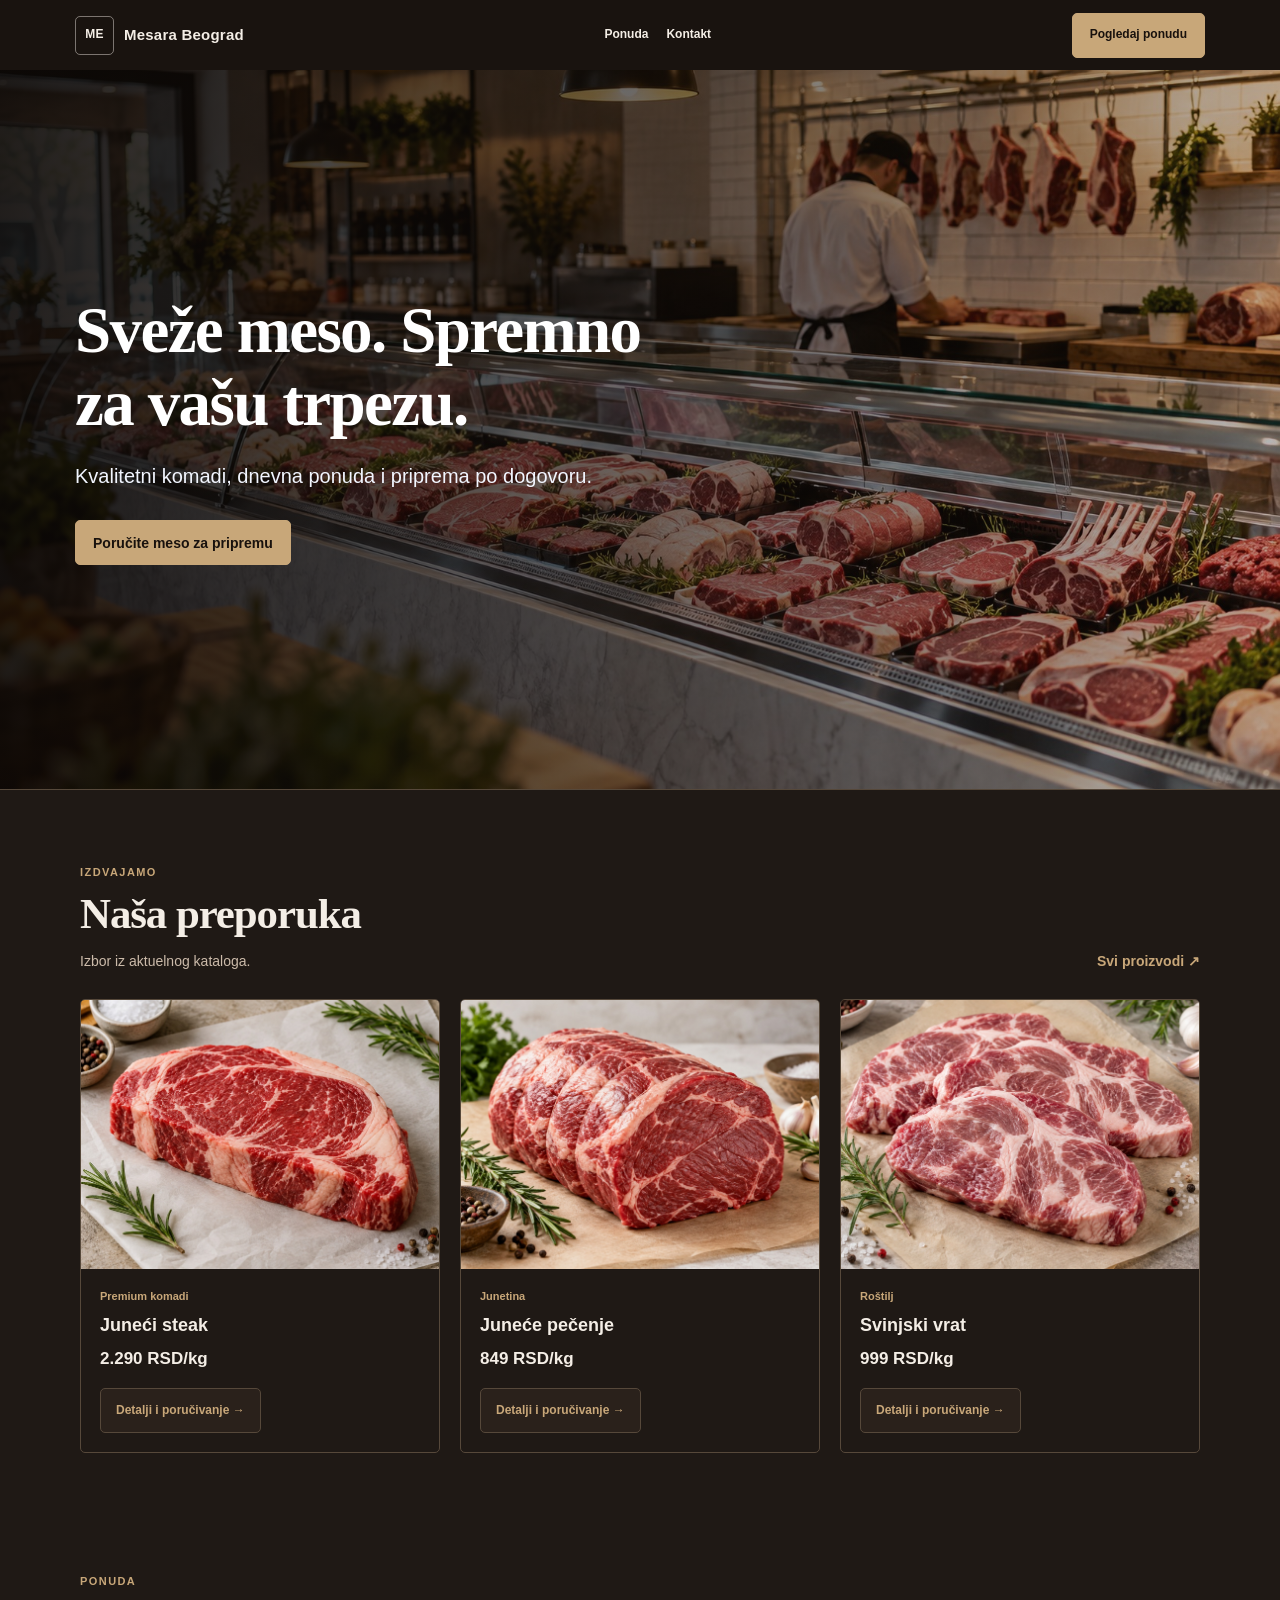
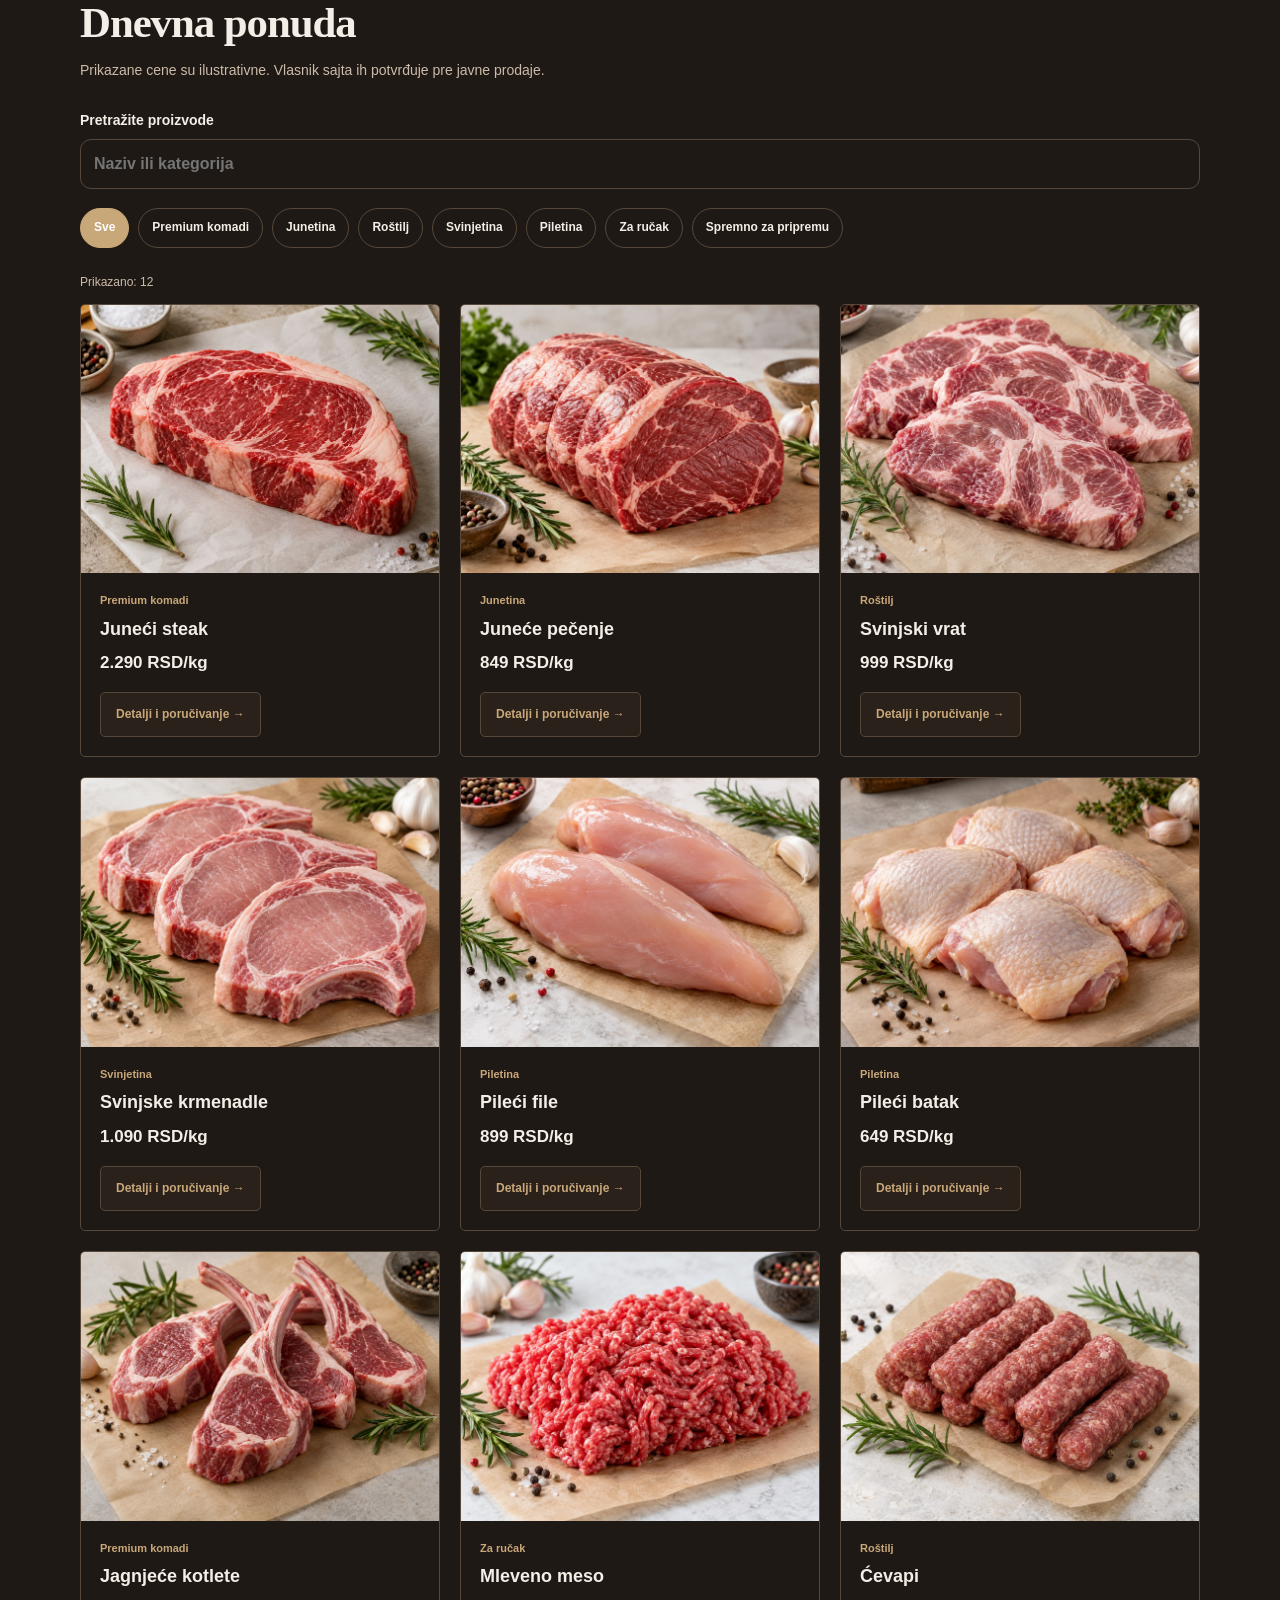
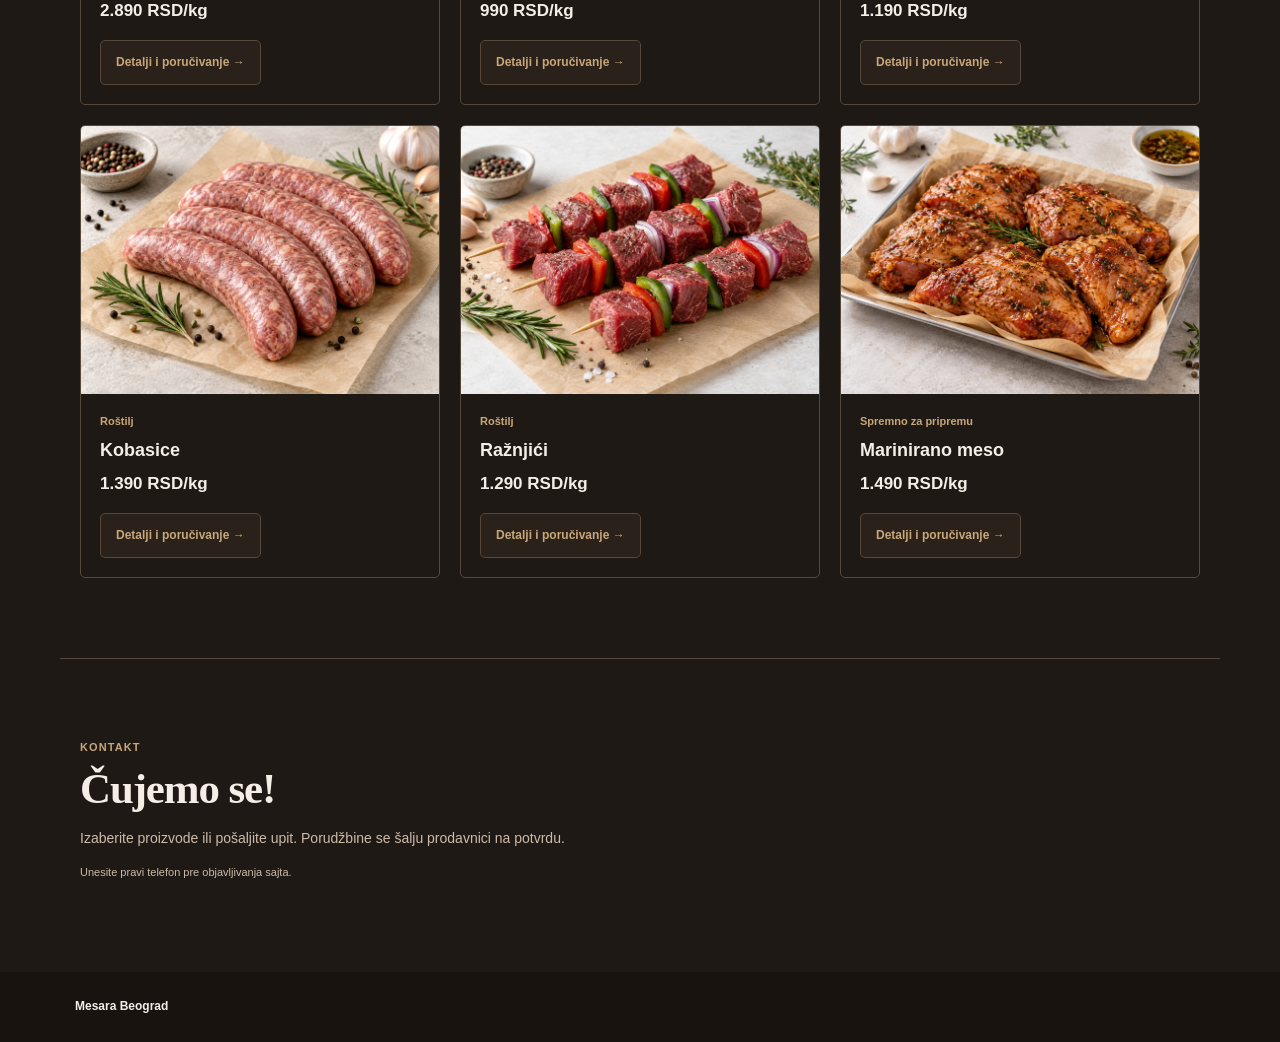
<file: shop-premium.html>
<!doctype html><html lang="sr" data-style="premium"><head><meta charset="utf-8"><meta name="viewport" content="width=device-width, initial-scale=1"><meta name="theme-color" content="#14253b"><title>Mesara Beograd | Ponuda</title><meta name="description" content="Kvalitetni komadi, dnevna ponuda i priprema po dogovoru."><link rel="stylesheet" href="site.css"><link rel="stylesheet" href="visual-system.css"><link rel="stylesheet" href="global-modal.css"></head><body>
  <header class="site-header"><div class="brandmark" aria-label="Mesara Beograd"><span class="monogram">ME</span><span>Mesara Beograd</span></div><nav aria-label="Glavna navigacija"><a href="#ponuda">Ponuda</a><a href="#kontakt">Kontakt</a></nav><a class="header-cta" href="#ponuda">Pogledaj ponudu</a></header>
  <main><section class="hero" style="--hero-image:url('assets/images/curated/retail/butcher-shop/hero/butcher_shop_hero_counter_01.jpg')"><div class="hero-content"><h1>Sveže meso. Spremno za vašu trpezu.</h1><p>Kvalitetni komadi, dnevna ponuda i priprema po dogovoru.</p><div class="hero-actions"><a class="primary" href="#ponuda">Poručite meso za pripremu</a></div></div></section>
  <section class="site-section featured" id="izdvajamo"><div class="section-heading"><div><div class="kicker">IZDVAJAMO</div><h2>Naša preporuka</h2><p>Izbor iz aktuelnog kataloga.</p></div><a class="text-link" href="#ponuda">Svi proizvodi ↗</a></div><div class="card-grid"><article class="shop-card" data-card data-category="Premium komadi" data-search="juneći steak premium komadi">
    <button class="product-image" type="button" data-product="butcher-1" aria-label="Detalji: Juneći steak"><img src="assets/images/curated/retail/butcher-shop/products/butcher_shop_product_beef_steak_01.jpg" loading="lazy" alt="Juneći steak"></button>
    <div class="shop-card-body"><small>Premium komadi</small><h3>Juneći steak</h3><strong>2.290 RSD/kg</strong><button type="button" data-product="butcher-1" class="secondary">Detalji i poručivanje →</button></div>
  </article><article class="shop-card" data-card data-category="Junetina" data-search="juneće pečenje junetina">
    <button class="product-image" type="button" data-product="butcher-2" aria-label="Detalji: Juneće pečenje"><img src="assets/images/curated/retail/butcher-shop/products/butcher_shop_product_beef_roast_01.jpg" loading="lazy" alt="Juneće pečenje"></button>
    <div class="shop-card-body"><small>Junetina</small><h3>Juneće pečenje</h3><strong>849 RSD/kg</strong><button type="button" data-product="butcher-2" class="secondary">Detalji i poručivanje →</button></div>
  </article><article class="shop-card" data-card data-category="Roštilj" data-search="svinjski vrat roštilj">
    <button class="product-image" type="button" data-product="butcher-3" aria-label="Detalji: Svinjski vrat"><img src="assets/images/curated/retail/butcher-shop/products/butcher_shop_product_pork_neck_01.jpg" loading="lazy" alt="Svinjski vrat"></button>
    <div class="shop-card-body"><small>Roštilj</small><h3>Svinjski vrat</h3><strong>999 RSD/kg</strong><button type="button" data-product="butcher-3" class="secondary">Detalji i poručivanje →</button></div>
  </article></div></section>
  <section class="site-section" id="ponuda"><div class="section-heading"><div><div class="kicker">PONUDA</div><h2>Dnevna ponuda</h2><p>Prikazane cene su ilustrativne. Vlasnik sajta ih potvrđuje pre javne prodaje.</p></div></div><div class="catalog-controls"><label class="search-label">Pretražite proizvode<input id="catalogSearch" type="search" placeholder="Naziv ili kategorija" aria-label="Pretražite proizvode"></label><div class="chips" role="group" aria-label="Kategorije"><button class="chip is-active" type="button" data-filter="Sve" aria-pressed="true">Sve</button><button class="chip" type="button" data-filter="Premium komadi" aria-pressed="false">Premium komadi</button><button class="chip" type="button" data-filter="Junetina" aria-pressed="false">Junetina</button><button class="chip" type="button" data-filter="Roštilj" aria-pressed="false">Roštilj</button><button class="chip" type="button" data-filter="Svinjetina" aria-pressed="false">Svinjetina</button><button class="chip" type="button" data-filter="Piletina" aria-pressed="false">Piletina</button><button class="chip" type="button" data-filter="Za ručak" aria-pressed="false">Za ručak</button><button class="chip" type="button" data-filter="Spremno za pripremu" aria-pressed="false">Spremno za pripremu</button></div></div><p class="count-note" id="catalogCount">Prikazano: 12</p><div class="card-grid" id="catalogGrid"><article class="shop-card" data-card data-category="Premium komadi" data-search="juneći steak premium komadi">
    <button class="product-image" type="button" data-product="butcher-1" aria-label="Detalji: Juneći steak"><img src="assets/images/curated/retail/butcher-shop/products/butcher_shop_product_beef_steak_01.jpg" loading="lazy" alt="Juneći steak"></button>
    <div class="shop-card-body"><small>Premium komadi</small><h3>Juneći steak</h3><strong>2.290 RSD/kg</strong><button type="button" data-product="butcher-1" class="secondary">Detalji i poručivanje →</button></div>
  </article><article class="shop-card" data-card data-category="Junetina" data-search="juneće pečenje junetina">
    <button class="product-image" type="button" data-product="butcher-2" aria-label="Detalji: Juneće pečenje"><img src="assets/images/curated/retail/butcher-shop/products/butcher_shop_product_beef_roast_01.jpg" loading="lazy" alt="Juneće pečenje"></button>
    <div class="shop-card-body"><small>Junetina</small><h3>Juneće pečenje</h3><strong>849 RSD/kg</strong><button type="button" data-product="butcher-2" class="secondary">Detalji i poručivanje →</button></div>
  </article><article class="shop-card" data-card data-category="Roštilj" data-search="svinjski vrat roštilj">
    <button class="product-image" type="button" data-product="butcher-3" aria-label="Detalji: Svinjski vrat"><img src="assets/images/curated/retail/butcher-shop/products/butcher_shop_product_pork_neck_01.jpg" loading="lazy" alt="Svinjski vrat"></button>
    <div class="shop-card-body"><small>Roštilj</small><h3>Svinjski vrat</h3><strong>999 RSD/kg</strong><button type="button" data-product="butcher-3" class="secondary">Detalji i poručivanje →</button></div>
  </article><article class="shop-card" data-card data-category="Svinjetina" data-search="svinjske krmenadle svinjetina">
    <button class="product-image" type="button" data-product="butcher-4" aria-label="Detalji: Svinjske krmenadle"><img src="assets/images/curated/retail/butcher-shop/products/butcher_shop_product_pork_chops_01.jpg" loading="lazy" alt="Svinjske krmenadle"></button>
    <div class="shop-card-body"><small>Svinjetina</small><h3>Svinjske krmenadle</h3><strong>1.090 RSD/kg</strong><button type="button" data-product="butcher-4" class="secondary">Detalji i poručivanje →</button></div>
  </article><article class="shop-card" data-card data-category="Piletina" data-search="pileći file piletina">
    <button class="product-image" type="button" data-product="butcher-5" aria-label="Detalji: Pileći file"><img src="assets/images/curated/retail/butcher-shop/products/butcher_shop_product_chicken_breast_01.jpg" loading="lazy" alt="Pileći file"></button>
    <div class="shop-card-body"><small>Piletina</small><h3>Pileći file</h3><strong>899 RSD/kg</strong><button type="button" data-product="butcher-5" class="secondary">Detalji i poručivanje →</button></div>
  </article><article class="shop-card" data-card data-category="Piletina" data-search="pileći batak piletina">
    <button class="product-image" type="button" data-product="butcher-6" aria-label="Detalji: Pileći batak"><img src="assets/images/curated/retail/butcher-shop/products/butcher_shop_product_chicken_thighs_01.jpg" loading="lazy" alt="Pileći batak"></button>
    <div class="shop-card-body"><small>Piletina</small><h3>Pileći batak</h3><strong>649 RSD/kg</strong><button type="button" data-product="butcher-6" class="secondary">Detalji i poručivanje →</button></div>
  </article><article class="shop-card" data-card data-category="Premium komadi" data-search="jagnjeće kotlete premium komadi">
    <button class="product-image" type="button" data-product="butcher-7" aria-label="Detalji: Jagnjeće kotlete"><img src="assets/images/curated/retail/butcher-shop/products/butcher_shop_product_lamb_chops_01.jpg" loading="lazy" alt="Jagnjeće kotlete"></button>
    <div class="shop-card-body"><small>Premium komadi</small><h3>Jagnjeće kotlete</h3><strong>2.890 RSD/kg</strong><button type="button" data-product="butcher-7" class="secondary">Detalji i poručivanje →</button></div>
  </article><article class="shop-card" data-card data-category="Za ručak" data-search="mleveno meso za ručak">
    <button class="product-image" type="button" data-product="butcher-8" aria-label="Detalji: Mleveno meso"><img src="assets/images/curated/retail/butcher-shop/products/butcher_shop_product_minced_meat_01.jpg" loading="lazy" alt="Mleveno meso"></button>
    <div class="shop-card-body"><small>Za ručak</small><h3>Mleveno meso</h3><strong>990 RSD/kg</strong><button type="button" data-product="butcher-8" class="secondary">Detalji i poručivanje →</button></div>
  </article><article class="shop-card" data-card data-category="Roštilj" data-search="ćevapi roštilj">
    <button class="product-image" type="button" data-product="butcher-9" aria-label="Detalji: Ćevapi"><img src="assets/images/curated/retail/butcher-shop/products/butcher_shop_product_cevapi_01.jpg" loading="lazy" alt="Ćevapi"></button>
    <div class="shop-card-body"><small>Roštilj</small><h3>Ćevapi</h3><strong>1.190 RSD/kg</strong><button type="button" data-product="butcher-9" class="secondary">Detalji i poručivanje →</button></div>
  </article><article class="shop-card" data-card data-category="Roštilj" data-search="kobasice roštilj">
    <button class="product-image" type="button" data-product="butcher-10" aria-label="Detalji: Kobasice"><img src="assets/images/curated/retail/butcher-shop/products/butcher_shop_product_sausages_01.jpg" loading="lazy" alt="Kobasice"></button>
    <div class="shop-card-body"><small>Roštilj</small><h3>Kobasice</h3><strong>1.390 RSD/kg</strong><button type="button" data-product="butcher-10" class="secondary">Detalji i poručivanje →</button></div>
  </article><article class="shop-card" data-card data-category="Roštilj" data-search="ražnjići roštilj">
    <button class="product-image" type="button" data-product="butcher-11" aria-label="Detalji: Ražnjići"><img src="assets/images/curated/retail/butcher-shop/products/butcher_shop_product_skewers_01.jpg" loading="lazy" alt="Ražnjići"></button>
    <div class="shop-card-body"><small>Roštilj</small><h3>Ražnjići</h3><strong>1.290 RSD/kg</strong><button type="button" data-product="butcher-11" class="secondary">Detalji i poručivanje →</button></div>
  </article><article class="shop-card" data-card data-category="Spremno za pripremu" data-search="marinirano meso spremno za pripremu">
    <button class="product-image" type="button" data-product="butcher-12" aria-label="Detalji: Marinirano meso"><img src="assets/images/curated/retail/butcher-shop/products/butcher_shop_product_marinated_meat_01.jpg" loading="lazy" alt="Marinirano meso"></button>
    <div class="shop-card-body"><small>Spremno za pripremu</small><h3>Marinirano meso</h3><strong>1.490 RSD/kg</strong><button type="button" data-product="butcher-12" class="secondary">Detalji i poručivanje →</button></div>
  </article></div></section>

  <section class="site-section contact" id="kontakt"><div class="kicker">KONTAKT</div><h2>Čujemo se!</h2><p>Izaberite proizvode ili pošaljite upit. Porudžbine se šalju prodavnici na potvrdu.</p><p class="hint">Unesite pravi telefon pre objavljivanja sajta.</p></section></main>
  <footer class="site-footer"><strong>Mesara Beograd</strong></footer>
  <button id="stickyCart" class="sticky-cart" type="button" hidden><span>🛒 <span id="stickyCount">0 artikala</span></span><strong id="stickyTotal">0 RSD</strong><span class="sticky-arrow">Pregledaj →</span></button>
  <dialog id="productDialog" class="site-dialog product-dialog" aria-label="Detalji proizvoda"><button type="button" class="dialog-close" data-close aria-label="Zatvori">×</button><div class="product-detail-grid"><img id="detailImage" alt=""><div class="detail-body"><div class="kicker" id="detailCategory"></div><h2 id="detailName"></h2><p class="detail-price" id="detailPrice"></p><details><summary>Više detalja</summary><p>Ponuda je demonstraciona. Dostupnost i cena potvrđuju se prilikom naručivanja.</p></details><label id="prepWrap" hidden>Način pripreme<select id="preparation"><option value="Sveže">Sirovo / sveže</option><option value="Grilovano">Grilovano</option></select></label><label id="variantWrap" hidden><span id="variantLabel">Varijanta / napomena</span><input id="variantInput" type="text" maxlength="110" placeholder="Unesite željenu varijantu"></label><label id="sizeWrap" hidden>Veličina<select id="shoeSize"><option value="36">36</option><option value="37">37</option><option value="38">38</option><option value="39">39</option><option value="40">40</option><option value="41">41</option><option value="42">42</option><option value="43">43</option><option value="44">44</option><option value="45">45</option></select></label><div class="detail-buy"><label>Količina<div class="stepper"><button type="button" id="qtyMinus" aria-label="Smanji količinu">−</button><input id="qtyInput" type="number" min="1" max="99" value="1" aria-label="Količina"><button type="button" id="qtyPlus" aria-label="Povećaj količinu">+</button></div></label><p id="detailSubtotal" class="detail-subtotal"></p></div><div class="detail-actions"><button class="primary" type="button" id="addToCart">Dodaj u korpu</button><button class="secondary" type="button" id="buyNow">Poruči sada</button></div></div></div></dialog>
  <dialog id="cartDialog" class="site-dialog cart-dialog" aria-label="Vaša korpa"><button type="button" class="dialog-close" data-close aria-label="Zatvori">×</button><div class="dialog-pad"><div class="kicker">KORPA</div><h2>Vaš izbor</h2><div id="cartLines"></div><div class="cart-total">Ukupno: <strong id="cartTotal">0 RSD</strong></div><div class="dialog-actions"><button class="primary" id="orderFromCart" type="button">Poruči korpu</button><button class="secondary" id="clearCart" type="button">Očisti</button></div></div></dialog>
  <dialog id="orderDialog" class="site-dialog order-dialog" aria-label="Zahtev za porudžbinu"><button type="button" class="dialog-close" data-close aria-label="Zatvori">×</button><div class="dialog-pad"><div class="kicker" id="orderKicker">PORUDŽBINA</div><h2 id="orderHeading">Proverite i pošaljite zahtev</h2><form id="orderForm"><label>Ime<input required name="name" maxlength="90" autocomplete="name"></label><label>Telefon<input required name="phone" type="tel" maxlength="35" autocomplete="tel"></label><label id="fulfillmentWrap">Način preuzimanja<select name="fulfillment"><option>Preuzimanje u radnji</option><option>Po dogovoru sa prodavnicom</option></select></label><label>Napomena<textarea name="note" rows="2" maxlength="400"></textarea></label><button class="primary" type="submit" id="orderSubmit">Pripremi poruku</button></form><div id="sharePanel" hidden><p>Poruka je spremna. Izaberite kako je želite poslati.</p><pre id="orderMessage"></pre><div class="dialog-actions"><button class="primary" type="button" id="copyMessage">Kopiraj poruku</button><a id="viberMessage" class="secondary" target="_blank" rel="noopener noreferrer">Viber</a><a id="waMessage" class="secondary" target="_blank" rel="noopener noreferrer">WhatsApp</a></div><p class="hint">Viber podržava do 200 znakova u deljenoj poruci. Za ceo zahtev upotrebite „Kopiraj poruku“ i nalepite ga u Viber ako je potrebno.</p><p id="copyStatus" role="status"></p></div><p class="hint">Nema automatske naplate ni potvrde dostupnosti.</p></div></dialog>
  <dialog id="bookingDialog" class="site-dialog booking-dialog" aria-label="Zahtev za degustaciju"><button type="button" class="dialog-close" data-close aria-label="Zatvori">×</button><div class="dialog-pad"><div class="kicker">DEGUSTACIJA</div><h2>Zahtev je spreman</h2><pre id="bookingMessage"></pre><div class="dialog-actions"><button class="primary" type="button" id="copyBooking">Kopiraj zahtev</button><a class="secondary" id="viberBooking" target="_blank" rel="noopener noreferrer">Viber</a><a class="secondary" id="waBooking" target="_blank" rel="noopener noreferrer">WhatsApp</a></div><p class="hint">Viber podržava do 200 znakova; za kompletnu poruku koristite kopiranje. Termin se potvrđuje tek nakon odgovora.</p></div></dialog>
  <script id="siteData" type="application/json">{"siteConfig":{"business":{"id":"butcher-shop","name":"Mesara Beograd"},"capabilities":{"commerce":true,"butcherGrillService":true,"wineTastings":false,"variantNote":false,"variantLabel":"Varijanta / napomena","requireVehicle":false},"contact":{"phone":""}},"catalog":{"label":"Mesara","category":"retail","hero":"assets/images/curated/retail/butcher-shop/hero/butcher_shop_hero_counter_01.jpg","headline":"Sveže meso. Spremno za vašu trpezu.","subtitle":"Kvalitetni komadi, dnevna ponuda i priprema po dogovoru.","products":[{"id":"butcher-1","title":"Juneći steak","category":"Premium komadi","price":2290,"unit":"kg","step":0.5,"image":"assets/images/curated/retail/butcher-shop/products/butcher_shop_product_beef_steak_01.jpg","grillable":true},{"id":"butcher-2","title":"Juneće pečenje","category":"Junetina","price":849,"unit":"kg","step":0.5,"image":"assets/images/curated/retail/butcher-shop/products/butcher_shop_product_beef_roast_01.jpg","grillable":true},{"id":"butcher-3","title":"Svinjski vrat","category":"Roštilj","price":999,"unit":"kg","step":0.5,"image":"assets/images/curated/retail/butcher-shop/products/butcher_shop_product_pork_neck_01.jpg","grillable":true},{"id":"butcher-4","title":"Svinjske krmenadle","category":"Svinjetina","price":1090,"unit":"kg","step":0.5,"image":"assets/images/curated/retail/butcher-shop/products/butcher_shop_product_pork_chops_01.jpg","grillable":true},{"id":"butcher-5","title":"Pileći file","category":"Piletina","price":899,"unit":"kg","step":0.5,"image":"assets/images/curated/retail/butcher-shop/products/butcher_shop_product_chicken_breast_01.jpg","grillable":true},{"id":"butcher-6","title":"Pileći batak","category":"Piletina","price":649,"unit":"kg","step":0.5,"image":"assets/images/curated/retail/butcher-shop/products/butcher_shop_product_chicken_thighs_01.jpg","grillable":true},{"id":"butcher-7","title":"Jagnjeće kotlete","category":"Premium komadi","price":2890,"unit":"kg","step":0.5,"image":"assets/images/curated/retail/butcher-shop/products/butcher_shop_product_lamb_chops_01.jpg","grillable":true},{"id":"butcher-8","title":"Mleveno meso","category":"Za ručak","price":990,"unit":"kg","step":0.5,"image":"assets/images/curated/retail/butcher-shop/products/butcher_shop_product_minced_meat_01.jpg","grillable":false},{"id":"butcher-9","title":"Ćevapi","category":"Roštilj","price":1190,"unit":"kg","step":0.5,"image":"assets/images/curated/retail/butcher-shop/products/butcher_shop_product_cevapi_01.jpg","grillable":true},{"id":"butcher-10","title":"Kobasice","category":"Roštilj","price":1390,"unit":"kg","step":0.5,"image":"assets/images/curated/retail/butcher-shop/products/butcher_shop_product_sausages_01.jpg","grillable":true},{"id":"butcher-11","title":"Ražnjići","category":"Roštilj","price":1290,"unit":"kg","step":0.5,"image":"assets/images/curated/retail/butcher-shop/products/butcher_shop_product_skewers_01.jpg","grillable":true},{"id":"butcher-12","title":"Marinirano meso","category":"Spremno za pripremu","price":1490,"unit":"kg","step":0.5,"image":"assets/images/curated/retail/butcher-shop/products/butcher_shop_product_marinated_meat_01.jpg","grillable":true}]}}</script><script src="export-runtime.js" defer></script><script src="global-modal.js" defer></script></body></html>
</file>
<file: demo-previews/auto-service/site.css>
/* V41.2 self-contained shared CSS: preview and ZIP; system Montserrat fallback */
:root{--ink:#19273b;--muted:#64748b;--surface:#fff;--surface2:#f4f7fb;--accent:#2463eb;--line:#e0e7f1;--radius:17px;--max-width:1130px;color-scheme:light;font-family:Montserrat,Arial,Helvetica,sans-serif}
html[data-style="traditional"]{--ink:#40392f;--accent:#9a5733;--surface2:#faf7f2;--radius:7px}
html[data-style="warm"]{--ink:#40352e;--accent:#b36a42;--surface2:#fff5ed;--radius:24px}
html[data-style="tech"]{--ink:#d4eaff;--muted:#a0b5cb;--accent:#4ea6ff;--surface:#152439;--surface2:#0d192c;--line:#29425e;--radius:9px;color-scheme:dark}
html[data-style="premium"]{--ink:#262220;--accent:#926b3e;--surface2:#faf9f6;--radius:3px}
*{box-sizing:border-box}html{scroll-behavior:smooth;scroll-padding-top:94px}body{margin:0;color:var(--ink);background:var(--surface);font-size:14px;line-height:1.6}button,input,select,textarea{font:inherit}button,a{touch-action:manipulation}a{color:inherit}button{cursor:pointer}button:focus-visible,a:focus-visible,input:focus-visible,select:focus-visible{outline:3px solid var(--accent);outline-offset:2px}.site-header{background:#16243a;color:white;position:sticky;top:0;z-index:30;display:flex;align-items:center;justify-content:space-between;gap:17px;padding:12px max(20px,calc((100% - var(--max-width))/2));min-height:70px}.brandmark{display:flex;align-items:center;gap:10px;font-size:15px;font-weight:900;letter-spacing:.015em;min-width:0}.brandmark>span:last-child{overflow:hidden;text-overflow:ellipsis;white-space:nowrap}.monogram{display:grid;place-items:center;border-radius:10px;border:1px solid #66798c;width:39px;height:39px;flex-shrink:0;font-size:12px;text-transform:uppercase}.site-header nav{display:flex;gap:18px;flex-wrap:wrap}.site-header nav a{text-decoration:none;font-size:12px;font-weight:700;color:#edf3ff}.header-cta,.primary{display:inline-flex;align-items:center;justify-content:center;background:var(--accent);color:white;border:1px solid var(--accent);text-decoration:none;font-weight:800;min-height:45px;border-radius:var(--radius);padding:10px 17px;text-align:center}.header-cta{white-space:nowrap;font-size:12px;border-radius:12px;background:#3476fa;border-color:#3476fa}.secondary,.outline-light{display:inline-flex;align-items:center;justify-content:center;min-height:45px;border-radius:var(--radius);padding:10px 15px;border:1px solid var(--line);background:var(--surface);color:var(--ink);font-size:12px;font-weight:800;text-decoration:none}.outline-light{background:transparent;color:white;border-color:#ffffffbd}.hero{min-height:560px;isolation:isolate;display:flex;align-items:center;background-image:linear-gradient(90deg,rgba(11,20,32,.79) 10%,rgba(12,19,29,.3) 85%),var(--hero-image);background-position:center;background-size:cover;color:white}.hero-content{width:min(var(--max-width),calc(100% - 40px));margin:auto}.hero h1{font-size:clamp(35px,5.8vw,68px);line-height:1.08;letter-spacing:-.045em;max-width:740px;margin:0 0 20px}.hero p{max-width:600px;font-size:clamp(14px,2vw,20px);line-height:1.6;color:#f2f6ff}.hero-actions{display:flex;gap:12px;flex-wrap:wrap;margin-top:28px}.site-section{max-width:var(--max-width);margin:0 auto;padding:80px 20px}.site-section h2{font-size:clamp(28px,3vw,43px);line-height:1.12;letter-spacing:-.035em;margin:8px 0 12px}.site-section p{color:var(--muted)}.site-section.featured{padding-top:74px;padding-bottom:40px}.kicker{font-size:11px;font-weight:900;letter-spacing:.1em;text-transform:uppercase;color:var(--accent)}.section-heading{display:flex;align-items:end;justify-content:space-between;gap:15px;margin-bottom:27px}.section-heading p{margin:0}.text-link{color:var(--accent);font-weight:800;text-decoration:none;white-space:nowrap}.card-grid{display:grid;grid-template-columns:repeat(3,minmax(0,1fr));gap:20px}.shop-card{min-width:0;background:var(--surface);border:1px solid var(--line);border-radius:var(--radius);overflow:hidden;display:flex;flex-direction:column;box-shadow:0 12px 35px #253b5410}.product-image{border:0;background:var(--surface2);display:block;width:100%;padding:0;aspect-ratio:4/3;overflow:hidden}.product-image img{width:100%;height:100%;object-fit:contain;display:block;transition:transform .22s ease}.product-image:hover img{transform:scale(1.035)}.shop-card-body{padding:19px;display:flex;flex-direction:column;flex:1;align-items:start;gap:8px}.shop-card-body small{color:var(--accent);font-size:11px;font-weight:800}.shop-card h3{font-size:18px;line-height:1.3;margin:0;flex:1}.shop-card-body strong{font-size:17px}.shop-card-body button{margin-top:8px;color:var(--accent);border:1px solid var(--line);background:var(--surface2);border-radius:10px;max-width:100%}.featured-experience{display:flex;justify-content:space-between;gap:10px;background:var(--surface2);border:1px solid var(--line);color:var(--ink);border-radius:var(--radius);text-decoration:none;font-weight:800;padding:19px 23px;margin-top:23px}.featured-experience span{color:var(--accent)}.catalog-controls{display:grid;gap:17px;margin-top:20px}.search-label{display:grid;gap:8px;font-weight:800;color:var(--ink)}.search-label input{max-width:490px}.catalog-controls input,input:not([type=radio]),select,textarea{width:100%;max-width:100%;min-height:43px;padding:11px 13px;background:var(--surface);color:var(--ink);border-radius:11px;border:1px solid var(--line);font-size:16px}.chips{display:flex;gap:9px;overflow-x:auto;padding:2px 0 13px;scrollbar-width:thin}.chip{flex:0 0 auto;border:1px solid var(--line);border-radius:99px;padding:9px 13px;color:var(--ink);background:var(--surface);font-size:12px;font-weight:800;min-height:40px}.chip.is-active{background:var(--accent);border-color:var(--accent);color:white}.count-note{font-size:12px}.tasting{max-width:none;display:grid;grid-template-columns:minmax(0,1fr) minmax(0,1fr);padding:0;min-height:500px;background:var(--surface2)}.tasting-photo{min-height:500px}.tasting-photo img{width:100%;height:100%;object-fit:cover}.tasting-copy{max-width:650px;padding:65px clamp(25px,5vw,75px)}.booking-form{display:grid;grid-template-columns:repeat(2,minmax(0,1fr));gap:14px;margin-top:24px}.booking-form label,#orderForm label{display:grid;align-content:start;gap:7px;font-size:12px;font-weight:800}.booking-form .wide{grid-column:1/-1}.hint{font-size:11px;color:var(--muted)}.contact{border-top:1px solid var(--line)}.site-footer{padding:25px max(20px,calc((100% - var(--max-width))/2));display:flex;justify-content:space-between;gap:20px;flex-wrap:wrap;background:#16243a;color:#eaf1ff;font-size:12px}.site-footer span{color:#aab9d4}.sticky-cart{position:fixed;bottom:max(12px,env(safe-area-inset-bottom));left:50%;transform:translateX(-50%);width:min(720px,calc(100% - 26px));z-index:31;min-height:60px;display:flex;justify-content:space-between;gap:12px;align-items:center;text-align:left;padding:12px 18px;background:white;color:#182942;border:1px solid #d5e1f6;box-shadow:0 9px 45px #15233d4a;border-radius:14px;font-size:13px;font-weight:800}.sticky-cart[hidden]{display:none!important}.sticky-total{font-size:14px}.sticky-arrow{color:#185feb;font-size:12px}.site-dialog{color:var(--ink);background:var(--surface);padding:0;border:1px solid var(--line);border-radius:var(--radius);box-shadow:0 26px 80px #07112f6b;width:min(740px,calc(100% - 26px));max-height:calc(100dvh - 38px);overflow:auto;overscroll-behavior:contain}.site-dialog::backdrop{background:rgba(5,12,24,.6);backdrop-filter:blur(4px)}.dialog-close{position:sticky;top:12px;float:right;margin:12px 12px -55px 0;border-radius:50%;border:1px solid var(--line);background:var(--surface);color:var(--ink);width:38px;height:38px;z-index:3;font-size:22px}.product-detail-grid{display:grid;grid-template-columns:45% 55%;min-width:0}.product-detail-grid>img{width:100%;height:100%;object-fit:contain;min-height:380px;background:var(--surface2);padding:15px}.detail-body{min-width:0;overflow-wrap:anywhere;padding:42px 26px 21px;display:grid;gap:12px;align-content:start}.detail-body h2{font-size:clamp(24px,3vw,30px);line-height:1.2;margin:0}.detail-price{font-size:19px;font-weight:900;margin:0}.detail-body details{border-top:1px solid var(--line);border-bottom:1px solid var(--line);padding:10px 0}.detail-body summary{font-weight:800;cursor:pointer}.detail-body p{margin:4px 0}.detail-body>label{display:grid;gap:7px;font-size:12px;font-weight:800}.detail-body>label[hidden]{display:none}.detail-buy{display:flex;flex-wrap:wrap;align-items:end;gap:10px}.detail-buy>label{min-width:150px;max-width:100%;font-size:11px;font-weight:800}.stepper{display:grid;grid-template-columns:42px minmax(46px,1fr) 42px;align-items:stretch;border:1px solid var(--line);border-radius:10px;overflow:hidden;min-height:44px;min-width:150px}.stepper button{border:0;background:var(--surface2);font-size:23px;color:var(--ink);padding:0}.stepper input{width:100%;min-width:0;text-align:center;border:0;border-left:1px solid var(--line);border-right:1px solid var(--line);border-radius:0;font-size:15px;padding:0 1px;appearance:textfield}.stepper input::-webkit-inner-spin-button,.stepper input::-webkit-outer-spin-button{-webkit-appearance:none;margin:0}.detail-subtotal{font-size:13px;font-weight:900;align-self:center}.detail-actions,.dialog-actions{display:flex;gap:10px;flex-wrap:wrap}.dialog-actions{margin:15px 0 0}.dialog-pad{padding:31px 24px}.dialog-pad h2{margin:6px 0 17px;font-size:clamp(23px,3vw,32px)}.cart-line{display:grid;grid-template-columns:60px minmax(0,1fr) auto;gap:10px;align-items:center;border:1px solid var(--line);padding:10px;border-radius:12px;margin:10px 0}.cart-line img{width:60px;aspect-ratio:4/3;object-fit:contain}.cart-copy strong{display:block;line-height:1.3}.cart-copy small{color:var(--muted);font-size:11px;display:block}.cart-copy .line-price{font-size:12px;color:var(--ink);font-weight:800}.cart-remove{background:transparent;border:0;color:var(--accent);font-size:12px;font-weight:800}.cart-total{border:1px solid var(--line);background:var(--surface2);border-radius:10px;padding:14px;margin-top:15px;display:flex;justify-content:space-between;gap:12px}.cart-dialog{width:min(550px,calc(100% - 26px))}.order-dialog,.booking-dialog{width:min(580px,calc(100% - 26px))}#orderForm{display:grid;gap:12px}pre{white-space:pre-wrap;overflow-wrap:anywhere;background:var(--surface2);color:var(--ink);padding:15px;border:1px solid var(--line);border-radius:11px;font:12px/1.65 Arial,sans-serif;max-height:33vh;overflow:auto}#sharePanel[hidden]{display:none!important}.dialog-pad p{color:var(--muted)}
@media(max-width:760px){.site-header{padding:9px 12px;min-height:65px}.site-header nav{display:none}.brandmark{font-size:13px;max-width:calc(100% - 125px)}.header-cta{padding:9px 11px;white-space:normal;max-width:123px;font-size:10px}.hero{min-height:460px;background-image:linear-gradient(0deg,rgba(11,20,32,.85),rgba(12,19,29,.24)),var(--hero-image);background-position:center}.hero-content{width:calc(100% - 34px);align-self:end;margin-bottom:50px}.site-section{padding:48px 15px}.card-grid{grid-template-columns:repeat(2,minmax(0,1fr));gap:12px}.shop-card-body{padding:12px}.shop-card h3{font-size:14px}.shop-card-body strong{font-size:13px}.shop-card-body button{padding:9px 10px;min-height:42px;font-size:11px}.section-heading{align-items:start;flex-wrap:wrap}.tasting{grid-template-columns:1fr}.tasting-photo{height:230px;min-height:0}.tasting-copy{padding:35px 19px}.product-detail-grid{grid-template-columns:1fr}.product-detail-grid>img{height:210px;min-height:0;padding:8px}.detail-body{padding:18px 15px 13px;gap:10px}.detail-actions{position:sticky;bottom:-13px;z-index:2;background:var(--surface);padding:10px 0 13px;border-top:1px solid var(--line)}.detail-actions button{flex:1}.dialog-pad{padding:24px 14px}.cart-line{grid-template-columns:45px minmax(0,1fr) auto}.cart-line img{width:45px}.sticky-cart{font-size:12px;gap:7px;padding:11px}.sticky-arrow{display:none}.site-footer{padding:22px 16px}}@media(max-width:390px){.hero h1{font-size:33px}.product-image{aspect-ratio:4/3}.shop-card-body button{font-size:10px}.booking-form{grid-template-columns:1fr}.booking-form .wide{grid-column:auto}.featured-experience{flex-direction:column}}@media(prefers-reduced-motion:reduce){html{scroll-behavior:auto}*{transition:none!important}}
.shop-card[hidden]{display:none!important}.cart-quantity{display:flex;gap:6px;margin-top:7px}.cart-quantity button{width:29px;height:27px;border:1px solid var(--line);border-radius:7px;background:var(--surface2);color:var(--ink);font-size:17px;font-weight:800}button:disabled{opacity:.45;cursor:not-allowed}

.detail-buy[hidden],.detail-actions[hidden]{display:none!important}

/* Optional fulfillment is hidden for availability inquiries. */
#orderForm #fulfillmentWrap[hidden]{display:none!important}
/* V41.3: optional specification field in the shared product modal. */
#variantWrap input{min-width:0}
</file>
<file: demo-previews/auto-service/booking.css>
/* V41.5 service wave only — existing Commerce styles left unchanged. */
.service-grid{display:grid;grid-template-columns:repeat(3,minmax(0,1fr));gap:19px}
.service-card{border:1px solid var(--line);border-radius:var(--radius);overflow:hidden;background:var(--surface);min-width:0}
.service-card>img{width:100%;aspect-ratio:4/3;object-fit:cover;display:block}
.service-card-body{padding:18px;display:grid;gap:12px}
.service-card-body h3{font-size:19px;margin:0;line-height:1.25}
.service-card-body p{color:var(--muted);margin:0}
.service-card-body .secondary{justify-self:start;text-decoration:none}
.booking-service{background:var(--surface2);scroll-margin-top:95px}
.booking-service>.section-heading{max-width:730px;display:block}
.service-request-form{display:grid;grid-template-columns:repeat(2,minmax(0,1fr));max-width:770px;gap:18px;padding:0;margin:25px 0 0}
.service-request-form>label{display:flex;min-width:0;flex-direction:column;gap:7px;font-size:13px;font-weight:800}
.service-request-form label.wide,.service-request-form button.wide{grid-column:1/-1}
.service-request-form input,.service-request-form select,.service-request-form textarea{min-height:47px;border:1px solid var(--line);border-radius:12px;max-width:100%;width:100%;padding:10px 12px;background:var(--surface);color:var(--ink)}
.service-request-form textarea{min-height:90px;resize:vertical}
.service-request-form>.primary{justify-self:start}
.service-contact-form{padding:22px 0 0;max-width:770px}
.service-contact-form h3{margin:0 0 5px}
.service-contact-form .service-request-form{margin-top:12px}
.service-mobile-cta{display:none}
.service-dialog{width:min(94vw,620px);max-height:min(84vh,680px);overflow-y:auto}
.service-dialog .dialog-pad{padding:27px 26px 23px}
.service-dialog h2{margin:.25em 0}
.service-dialog pre{white-space:pre-wrap;overflow-wrap:anywhere;border-radius:12px;border:1px solid var(--line);background:var(--surface2);padding:16px;line-height:1.6;max-height:270px;overflow-y:auto;font-family:inherit;font-size:13px}
.service-dialog .dialog-actions{display:flex;gap:9px;flex-wrap:wrap}
.service-dialog .hint{font-size:12px}
@media(max-width:760px){
 .service-grid{grid-template-columns:repeat(2,minmax(0,1fr));gap:12px}
 .service-card-body{padding:13px}.service-card-body h3{font-size:15px}
 .site-footer{padding-bottom:85px}
 .service-mobile-cta{display:flex;align-items:center;justify-content:center;position:fixed;bottom:env(safe-area-inset-bottom,0px);left:10px;right:10px;min-height:48px;z-index:40;border-radius:12px;background:var(--accent);color:white;font-weight:800;text-decoration:none;box-shadow:0 5px 25px rgba(15,23,42,.25)}
 .booking-service,.service-contact{scroll-margin-top:100px}
 .service-dialog .dialog-pad{padding:24px 15px}
}
@media(max-width:490px){.service-grid{grid-template-columns:1fr}.service-request-form{grid-template-columns:1fr}.service-request-form label.wide,.service-request-form button.wide{grid-column:auto}.service-request-form>.primary{justify-self:stretch}}

/* V43.3 D5: API/Redis booking confirmation is compact and independent of legacy message channels. */
.booking-submit-dialog{overflow:hidden}
.booking-submit-state{min-height:250px;display:grid;align-content:center;gap:14px;text-align:center}
.booking-submit-state section{display:grid;justify-items:center;gap:11px}
.booking-submit-state section[hidden]{display:none}
.booking-submit-state h2{font-size:clamp(1.45rem,5vw,2rem)}
.booking-submit-state p{margin:0;max-width:430px;line-height:1.55}
.booking-code-label{font-size:13px;font-weight:800;color:var(--muted)}
.booking-confirmation-code{display:inline-block;letter-spacing:.16em;font:800 clamp(1.6rem,8vw,2.4rem)/1 ui-monospace,SFMono-Regular,Consolas,monospace;color:var(--ink);background:var(--surface2);border:1px solid var(--line);border-radius:12px;padding:13px 16px}
.booking-submit-state .dialog-actions{justify-content:center}
@media(max-width:490px){.booking-submit-dialog{width:min(94vw,420px);max-height:78dvh}.booking-submit-state{min-height:0;padding:20px 4px}.booking-confirmation-code{font-size:1.55rem;padding:12px}.booking-submit-state .primary,.booking-submit-state .secondary{width:100%;justify-content:center;min-height:48px}}
</file>
<file: demo-previews/auto-service/visual-system.css>
/* V41.9: approved five-style visual layer. Loaded AFTER existing modules for preview/ZIP parity.
   Style tokens affect website sections only. Modal uses independent --modal-* tokens. */
:root{--display-font:Inter,'Segoe UI',Arial,sans-serif;--body-font:Inter,'Segoe UI',Arial,sans-serif;--button-radius:16px;--on-accent:#fff;--section-bg:#fff;--hero-tint:linear-gradient(90deg,rgba(17,31,49,.76),rgba(18,30,45,.22));--header-bg:#19293f;--header-text:#f7faff;--design-gap:22px;--motion-distance:22px;--motion-speed:540ms}
html[data-style="traditional"]{--ink:#1b2529;--muted:#5e696d;--accent:#315a68;--surface:#fff;--surface2:#f1f3f2;--section-bg:#f4f5f4;--line:#cbd3d3;--radius:5px;--button-radius:5px;--display-font:Georgia,'Times New Roman',serif;--body-font:Arial,'Segoe UI',sans-serif;--header-bg:#22363a;--hero-tint:linear-gradient(90deg,rgba(19,35,40,.86),rgba(19,35,40,.3));--motion-distance:0px;--motion-speed:0ms}
html[data-style="modern"]{--ink:#17212b;--muted:#637283;--accent:#155eef;--surface:#fff;--surface2:#f3f6fa;--section-bg:#f3f6fa;--line:#dbe3ec;--radius:18px;--button-radius:16px;--display-font:Inter,'Segoe UI',Arial,sans-serif;--body-font:Inter,'Segoe UI',Arial,sans-serif;--header-bg:#18283e}
html[data-style="warm"]{--ink:#3b3029;--muted:#77685c;--accent:#bd6b4c;--surface:#fffaf5;--surface2:#fbf5ee;--section-bg:#fbf5ee;--line:#e8d8ca;--radius:26px;--button-radius:22px;--display-font:'Trebuchet MS','Segoe UI',Arial,sans-serif;--body-font:'Trebuchet MS','Segoe UI',Arial,sans-serif;--header-bg:#493b33;--hero-tint:linear-gradient(90deg,rgba(52,34,27,.72),rgba(73,44,30,.20))}
html[data-style="tech"]{--ink:#eef6ff;--muted:#b6cce0;--accent:#64e9ff;--on-accent:#071724;--surface:#0d1828;--surface2:#12243a;--section-bg:#07101d;--line:#30475f;--radius:14px;--button-radius:12px;--display-font:Inter,'Segoe UI',Arial,sans-serif;--body-font:Inter,'Segoe UI',Arial,sans-serif;--header-bg:#09131f;--header-text:#eef6ff;--hero-tint:linear-gradient(90deg,rgba(3,11,23,.90),rgba(5,24,37,.26))}
html[data-style="premium"]{--ink:#f4eee6;--muted:#ccbbaa;--accent:#c8a779;--on-accent:#18110d;--surface:#1f1915;--surface2:#2a211b;--section-bg:#16120f;--line:#56483a;--radius:5px;--button-radius:5px;--display-font:Georgia,'Times New Roman',serif;--body-font:'Segoe UI',Arial,sans-serif;--header-bg:#19130f;--header-text:#f4eee6;--hero-tint:linear-gradient(90deg,rgba(12,8,6,.91),rgba(31,21,15,.30))}
html,body{overflow-x:clip}html{font-family:var(--body-font);scroll-padding-top:82px}body{font-family:var(--body-font);color:var(--ink);background:var(--surface)}
:where(.site-section,.tasting-copy,.service-card-body,.vertical-card-copy,.hybrid-card>div) {min-width:0}
:where(.site-section,.service-card,.vertical-card,.hybrid-card,.shop-card) h2,
:where(.site-section,.service-card,.vertical-card,.hybrid-card,.shop-card) h3{overflow-wrap:break-word;word-break:normal;hyphens:auto}
.site-section h2,.hero h1,.vertical-inquiry h2,.booking-service h2{font-family:var(--display-font);letter-spacing:-.025em;max-width:100%;overflow-wrap:break-word;text-wrap:balance;line-height:1.13}
.site-section h2{font-size:clamp(26px,3.35vw,43px)}.site-section p,.hero p{overflow-wrap:break-word}
/* Original V41.8 vertical header placed kicker/title/description into one flex row. Reflow it as a real heading block. */
.vertical-inquiry .section-heading{display:block;max-width:840px}.vertical-inquiry .section-heading>*{min-width:0;max-width:100%}.vertical-inquiry .section-heading h2{max-width:820px;margin:10px 0 14px}.vertical-inquiry .section-heading p{max-width:810px;line-height:1.65}
.section-heading{min-width:0}.section-heading>div{min-width:0}.section-heading .kicker{letter-spacing:.13em}
.site-header{background:var(--header-bg);color:var(--header-text);min-width:0;gap:clamp(8px,1.5vw,20px)}.site-header nav a{color:var(--header-text)}.site-header .brandmark{min-width:0}.site-header .header-cta{background:var(--accent);color:var(--on-accent);border-color:var(--accent);border-radius:var(--button-radius);overflow-wrap:break-word}
.site-header .monogram{border-color:color-mix(in srgb,var(--header-text) 45%,transparent);border-radius:var(--button-radius)}
.hero{aspect-ratio:16/9;min-height:430px;max-height:830px;background-image:var(--hero-tint),var(--hero-image);background-position:center center;background-size:cover}
.hero h1{font-size:clamp(35px,5.4vw,65px);max-width:785px}.hero p{max-width:600px}
.hero-actions .primary,.site-section .primary,.site-section .secondary,.shop-card-body button,.site-header .header-cta{border-radius:var(--button-radius)}
.site-section{max-width:1160px}.site-section:not(.tasting):not(.vertical-inquiry):not(.booking-service):not(.hybrid-request){overflow-wrap:break-word}
.site-section .kicker{color:var(--accent)}
.featured{background:var(--surface)}.tasting,.booking-service,.vertical-inquiry{background:var(--section-bg)}
.shop-card,.service-card,.vertical-card,.hybrid-card{border-radius:var(--radius);background:var(--surface);border-color:var(--line);transition:transform .23s ease,box-shadow .23s ease}
.shop-card:focus-within,.service-card:focus-within,.vertical-card:focus-within{box-shadow:0 18px 40px #061d2c23}
html:not([data-style="traditional"]) .shop-card:hover,html:not([data-style="traditional"]) .service-card:hover{transform:translateY(-3px)}
.card-grid,.service-grid,.vertical-grid,.hybrid-grid{align-items:stretch}.card-grid>*{min-width:0}
.primary{color:var(--on-accent)}.secondary{color:var(--ink);background:var(--surface)}
:where(.booking-form,.service-request-form,.vertical-form,.hybrid-form) label{min-width:0;overflow-wrap:break-word}
:where(.booking-form,.service-request-form,.vertical-form,.hybrid-form) input,
:where(.booking-form,.service-request-form,.vertical-form,.hybrid-form) select,
:where(.booking-form,.service-request-form,.vertical-form,.hybrid-form) textarea{min-width:0;max-width:100%;box-sizing:border-box}
:where(.booking-form,.service-request-form,.vertical-form,.hybrid-form) select{overflow:hidden;text-overflow:ellipsis}
.site-footer{background:var(--header-bg);color:var(--header-text)}.site-footer span{color:var(--header-text);opacity:.75}
/* Compatible with content-only services and mixed templates. */
.vertical-hero.no-photo{background-image:var(--hero-tint),linear-gradient(130deg,#142339,#3a5b76)!important}
html[data-style="tech"] .hero,html[data-style="premium"] .hero{border-bottom:1px solid var(--line)}
html[data-style="premium"] .shop-card,html[data-style="premium"] .vertical-card{box-shadow:none}
html[data-style="traditional"] .shop-card,html[data-style="traditional"] .service-card{box-shadow:none}
/* Reduced-motion-safe entry animation; opt in through shared lightweight runtime. */
html.js-motion .site-section[data-reveal]:not(.is-visible){opacity:0;transform:translateY(var(--motion-distance))}
html.js-motion .site-section[data-reveal]{transition:opacity var(--motion-speed) ease,transform var(--motion-speed) ease}
html.js-motion .site-section[data-reveal].is-visible{opacity:1;transform:translateY(0)}
html[data-style="traditional"] .site-section[data-reveal]{opacity:1!important;transform:none!important;transition:none!important}
/* Prevent layout breaks seen in property / language school / rental requests. */
.vertical-tools{flex-wrap:wrap}.vertical-tools input{width:100%}
@media(max-width:760px){
 .site-header{min-height:65px;gap:10px;padding:10px 13px}.site-header nav{display:none}
 .site-section{padding:45px 17px}.site-section h2,.vertical-inquiry .section-heading h2,.booking-service h2{font-size:clamp(26px,7vw,36px);line-height:1.2}
 .hero{aspect-ratio:auto;min-height:440px;max-height:none;background-image:linear-gradient(0deg,rgba(9,18,29,.85),rgba(10,21,34,.26)),var(--hero-image)}
 .hero-content{width:calc(100% - 34px);margin-bottom:38px}.hero h1{font-size:clamp(31px,9vw,46px);line-height:1.12}
 .featured-experience{flex-wrap:wrap}.tasting-copy{padding:35px 17px}.site-header .header-cta{white-space:normal;min-height:44px}
 .vertical-form,.service-request-form,.booking-form,.hybrid-form{max-width:100%}
 .section-heading{align-items:flex-start;gap:11px}.section-heading h2{margin:8px 0 12px}
}
@media(max-width:490px){
 .vertical-form,.service-request-form,.booking-form,.hybrid-form{grid-template-columns:minmax(0,1fr)}
 .vertical-field.wide,.vertical-form>.wide,.service-request-form .wide,.booking-form .wide,.hybrid-wide{grid-column:1/-1}
 .site-section h2{font-size:clamp(26px,8vw,33px)}
 .shop-card h3,.vertical-card-copy h3{font-size:clamp(14px,4.4vw,19px)}
 .site-header .brandmark{max-width:calc(100% - 140px)}
}
@media(prefers-reduced-motion:reduce){*,*::before,*::after{scroll-behavior:auto!important;transition-duration:.01ms!important;animation-duration:.01ms!important}}

/* V48.7.1 structured-module style parity */
/* Legacy structured/system modules used fixed light surfaces. These higher-specificity rules keep all site-facing UI on the five-style token system while leaving dialogs/demo badge as system UI. */
html[data-style] .ws-location-section{background:var(--section-bg);color:var(--ink)}
html[data-style] .ws-location-section h2,html[data-style] .ws-place h3{color:var(--ink);font-family:var(--display-font)}
html[data-style] .ws-place{background:var(--surface);border-color:var(--line);border-radius:var(--radius);color:var(--ink)}
html[data-style] .ws-place p,html[data-style] .ws-map-hint{color:var(--muted)}
html[data-style] .ws-map-load{background:var(--accent);border-color:var(--accent);color:var(--on-accent);border-radius:var(--button-radius);font-family:var(--body-font)}
html[data-style] .ws-map-load:hover{filter:brightness(.96)}
html[data-style] .ws-map-load:focus-visible{outline:3px solid color-mix(in srgb,var(--accent) 48%,transparent);outline-offset:3px}
html[data-style] .ws-contact-link,html[data-style] .ws-directions{background:var(--surface);border-color:var(--line);color:var(--ink);border-radius:var(--button-radius)}
html[data-style] .ws-header-call{background:var(--accent);color:var(--on-accent);border-radius:var(--button-radius)}
html[data-style] .ws-structured-grid article,html[data-style] .ws-trust-counter-strip article,html[data-style] .ws-reference-slider article,html[data-style] .ws-team-card{background:var(--surface);border-color:var(--line);color:var(--ink);border-radius:var(--radius)}
html[data-style] .ws-trust-counter-strip article{border-top-color:var(--accent)}
html[data-style] .ws-trust-counter-strip h3,html[data-style] .ws-reference-slider h3,html[data-style] .ws-team-card h3{color:var(--ink)}
html[data-style] .ws-reference-slider img,html[data-style] .ws-reference-logo-empty{background:var(--surface2);color:var(--muted)}
html[data-style] .ws-document-thumb,html[data-style] .ws-document-thumb img{background:var(--surface);border-color:var(--line);border-radius:var(--radius)}
html[data-style] .ws-portfolio-gallery a,html[data-style] .ws-portfolio-gallery button{background:var(--surface);border-radius:var(--radius)}
html[data-style] .ws-editor-form input,html[data-style] .ws-editor-form textarea,html[data-style] .ws-editor-form select{background:var(--surface);color:var(--ink);border-color:var(--line);border-radius:var(--button-radius)}
html[data-style] .ws-editor-form input::placeholder,html[data-style] .ws-editor-form textarea::placeholder{color:var(--muted)}
html[data-style] .hybrid-section{background:var(--surface);color:var(--ink)}
html[data-style] .hybrid-request{background:var(--section-bg);border-color:var(--line);color:var(--ink);border-radius:var(--radius)}
html[data-style] .hybrid-form input,html[data-style] .hybrid-form select,html[data-style] .hybrid-form textarea,html[data-style] .vehicle-toolbar input,html[data-style] .vehicle-toolbar select{background:var(--surface);color:var(--ink);border-color:var(--line);border-radius:var(--button-radius)}
html[data-style] .vehicle-disclaimer{background:var(--surface2);color:var(--ink);border-left-color:var(--accent)}
html[data-style] .vehicle-card .vehicle-photo span{background:var(--surface2);color:var(--ink);border:1px solid var(--line)}
html[data-style] .service-mobile-cta{color:var(--on-accent)}
html[data-style="tech"] .ws-place,html[data-style="premium"] .ws-place,html[data-style="tech"] .ws-trust-counter-strip article,html[data-style="premium"] .ws-trust-counter-strip article{box-shadow:none}
</file>
<file: demo-previews/auto-service/global-modal.css>
/* V41.9 – one fixed system surface for EVERY modal type, regardless of website style.
   Runtime converts existing native dialogs into header/body/footer while preserving event targets. */
:root{--modal-text:#19263b;--modal-muted:#62728a;--modal-accent:#2563eb;--modal-line:#dae3ef;--modal-bg:rgba(255,255,255,.97);--modal-radius:24px;--modal-font:Montserrat,'Segoe UI',Arial,sans-serif}
html body dialog.site-dialog[data-modal-system="v419"]{
 all:revert;box-sizing:border-box;position:fixed;inset:0;margin:auto;padding:0;border:1px solid #e1e8f2;outline:none;
 width:min(640px,calc(100vw - 36px));height:min(88dvh,760px);max-width:calc(100vw - 36px);max-height:88dvh;
 overflow:hidden;border-radius:var(--modal-radius);background:var(--modal-bg);color:var(--modal-text);
 box-shadow:0 28px 90px rgba(9,22,40,.38);font-family:var(--modal-font);font-size:15px;line-height:1.5;
 flex-direction:column;isolation:isolate;color-scheme:light;
}
html body dialog.site-dialog[data-modal-system="v419"]:not([open]){display:none}
html body dialog.site-dialog[data-modal-system="v419"][open]{display:flex}
html body dialog.site-dialog[data-modal-system="v419"]::backdrop{background:rgba(6,17,32,.61);backdrop-filter:blur(3px)}
html body dialog.site-dialog[data-modal-system="v419"] *,html body dialog.site-dialog[data-modal-system="v419"] *::before,html body dialog.site-dialog[data-modal-system="v419"] *::after{box-sizing:border-box}
.site-dialog[data-modal-system="v419"] .modal-header{flex:0 0 auto;position:relative;min-height:65px;display:flex;flex-direction:column;justify-content:center;padding:17px 65px 13px 26px;background:rgba(255,255,255,.98);border-bottom:1px solid var(--modal-line);max-width:100%}
.site-dialog[data-modal-system="v419"] .modal-header .kicker{color:var(--modal-accent);font:800 11px/1.35 var(--modal-font);letter-spacing:.11em;margin:0 0 5px;text-transform:uppercase}
.site-dialog[data-modal-system="v419"] .modal-header h2{font:800 clamp(22px,2.8vw,26px)/1.2 var(--modal-font);letter-spacing:-.025em;margin:0;color:var(--modal-text);overflow-wrap:break-word}
.site-dialog[data-modal-system="v419"] .modal-header .dialog-close{position:absolute;right:14px;top:13px;float:none;margin:0;width:42px;height:42px;border-radius:50%;border:1px solid var(--modal-line);background:#fff;color:var(--modal-text);font:normal 24px var(--modal-font);display:grid;place-items:center;cursor:pointer;z-index:3}
.site-dialog[data-modal-system="v419"] .modal-body{flex:1 1 auto;min-height:0;min-width:0;overflow-x:hidden;overflow-y:auto;overscroll-behavior:contain;padding:21px 25px;scrollbar-gutter:stable;overflow-wrap:break-word}
.site-dialog[data-modal-system="v419"] .modal-footer{flex:0 0 auto;max-height:30dvh;min-height:0;padding:14px 23px calc(16px + env(safe-area-inset-bottom,0px));border-top:1px solid var(--modal-line);background:rgba(255,255,255,.99);display:flex;gap:9px;align-items:center;flex-wrap:wrap;z-index:2}
.site-dialog[data-modal-system="v419"] .modal-footer:empty{display:none}
.site-dialog[data-modal-system="v419"] .modal-footer [hidden],.site-dialog[data-modal-system="v419"] [hidden]{display:none!important}
.site-dialog[data-modal-system="v419"] .modal-footer .dialog-actions,.site-dialog[data-modal-system="v419"] .modal-footer .hybrid-actions,.site-dialog[data-modal-system="v419"] .modal-footer .detail-actions{position:static;display:flex;gap:9px;flex-wrap:wrap;align-items:center;background:transparent;border:0;padding:0;margin:0;width:100%}
.site-dialog[data-modal-system="v419"] :where(button.primary,a.primary,button.secondary,a.secondary){box-sizing:border-box;min-height:44px;border-radius:12px;font:800 14px/1.35 var(--modal-font);padding:10px 14px;text-align:center;text-decoration:none;max-width:100%;white-space:normal;cursor:pointer}
.site-dialog[data-modal-system="v419"] :where(button.primary,a.primary){color:#fff;background:var(--modal-accent);border:1px solid var(--modal-accent)}
.site-dialog[data-modal-system="v419"] :where(button.secondary,a.secondary){color:var(--modal-text);background:#fff;border:1px solid var(--modal-line)}
.site-dialog[data-modal-system="v419"] :where(button,a,input,textarea,select,summary):focus-visible{outline:3px solid #84aaff;outline-offset:2px}
.site-dialog[data-modal-system="v419"] .modal-body :where(input,select,textarea){width:100%;min-width:0;max-width:100%;border:1px solid var(--modal-line);border-radius:11px;background:#fff;color:var(--modal-text);min-height:45px;padding:10px 12px;font:500 16px/1.4 var(--modal-font)}
.site-dialog[data-modal-system="v419"] .modal-body label{color:var(--modal-text);overflow-wrap:break-word;min-width:0;font:800 13px/1.5 var(--modal-font)}
.site-dialog[data-modal-system="v419"] .modal-body :where(p,small,.hint){color:var(--modal-muted)}
.site-dialog[data-modal-system="v419"] .modal-body pre{font:500 13px/1.55 var(--modal-font);max-width:100%;max-height:none;white-space:pre-wrap;overflow-wrap:anywhere;overflow:visible;background:#f5f8fd;color:var(--modal-text);border:1px solid var(--modal-line);border-radius:12px;padding:14px}
.site-dialog[data-modal-system="v419"] .modal-body .product-detail-grid{display:block;min-width:0}
/* V41.9.2 PHOTO PATCH: image occupies the full media panel; contain keeps isolated products uncut. */
.site-dialog[data-modal-system="v419"] .modal-body .product-detail-grid>img{display:block;margin:0 0 14px;width:100%;max-height:310px;height:clamp(230px,35dvh,310px);min-height:0;object-fit:contain;object-position:center;background:#f7f9fc;border-radius:12px;padding:0}
/* Curated butcher images are edge-to-edge food photographs, unlike white-background items. */
.site-dialog[data-modal-system="v419"] .modal-body .product-detail-grid>img[src*="/retail/butcher-shop/"]{object-fit:cover}
.site-dialog[data-modal-system="v419"] .modal-body .detail-body{padding:0;display:grid;gap:11px;color:var(--modal-text);overflow:visible}
.site-dialog[data-modal-system="v419"] .modal-body .detail-body>h2{font:800 24px/1.25 var(--modal-font);margin:0}
.site-dialog[data-modal-system="v419"] .modal-body .detail-body .kicker{color:var(--modal-accent)}
.site-dialog[data-modal-system="v419"] .modal-body .detail-price{color:var(--modal-text);font-weight:800}
.site-dialog[data-modal-system="v419"] .modal-body .detail-body details{border-color:var(--modal-line);color:var(--modal-text)}
.site-dialog[data-modal-system="v419"] .modal-body .detail-buy{flex-wrap:wrap;min-width:0}
.site-dialog[data-modal-system="v419"] .stepper{min-width:150px;max-width:235px;border-color:var(--modal-line)}
.site-dialog[data-modal-system="v419"] .stepper button{background:#f4f7fd;color:var(--modal-text);min-width:42px}
.site-dialog[data-modal-system="v419"] .modal-body .stepper input{width:100%;min-width:0;border-radius:0;border:0;box-shadow:none;background:#fff;color:var(--modal-text);text-align:center;padding:0}
.site-dialog[data-modal-system="v419"] .modal-body .cart-line{grid-template-columns:60px minmax(0,1fr) auto;border-color:var(--modal-line);border-radius:12px}
.site-dialog[data-modal-system="v419"] .modal-body .cart-copy{overflow-wrap:anywhere}.site-dialog[data-modal-system="v419"] .cart-total{border-color:var(--modal-line);background:#f5f8fd;color:var(--modal-text)}
.site-dialog[data-modal-system="v419"] .modal-body :where(.dialog-pad,.hybrid-dialog-inner,.vehicle-detail-layout){padding:0;min-width:0}
.site-dialog[data-modal-system="v419"] .modal-body .vehicle-detail-layout{display:block}
.site-dialog[data-modal-system="v419"] .modal-body .vehicle-detail-layout>img{display:block;width:100%;height:clamp(160px,29dvh,270px);max-height:270px;object-fit:contain;background:#f7f9fc;border-radius:12px;margin-bottom:16px}
.site-dialog[data-modal-system="v419"] .vehicle-detail-content{color:var(--modal-text)}
.site-dialog[data-modal-system="v419"] .vehicle-disclaimer{background:#fff7ed;border-left:3px solid #9e6a32;color:#5a4331}
.site-dialog[data-modal-system="v419"] .modal-body .dialog-actions{display:none} /* real actions are moved to fixed footer */
.site-dialog[data-modal-system="v419"] .modal-body #orderForm{display:grid;gap:11px}
.site-dialog[data-modal-system="v419"] .modal-body #orderForm[hidden]{display:none}
.site-dialog[data-modal-system="v419"] .modal-footer .modal-footer-group[hidden]{display:none!important}
.site-dialog[data-modal-system="v419"] .modal-body :where(.detail-subtotal,.line-price){color:var(--modal-text)}
@media(max-width:680px){
 html body dialog.site-dialog[data-modal-system="v419"]{width:94vw;max-width:94vw;height:94dvh;max-height:94dvh;border-radius:20px}
 .site-dialog[data-modal-system="v419"] .modal-header{padding:16px 55px 12px 16px;min-height:63px}
 .site-dialog[data-modal-system="v419"] .modal-header h2{font-size:22px}
 .site-dialog[data-modal-system="v419"] .modal-header .dialog-close{right:11px;top:11px}
 .site-dialog[data-modal-system="v419"] .modal-body{padding:15px 14px;scrollbar-gutter:auto}
 .site-dialog[data-modal-system="v419"] .modal-footer{padding:10px 13px calc(12px + env(safe-area-inset-bottom,0px));max-height:30dvh}
 .site-dialog[data-modal-system="v419"] .modal-body .product-detail-grid>img{max-height:258px;height:clamp(195px,42dvh,258px)}
 .site-dialog[data-modal-system="v419"] .modal-footer :where(button.primary,a.primary,button.secondary,a.secondary){flex:1 1 auto;min-width:125px;min-height:44px;font-size:13px}
 .site-dialog[data-modal-system="v419"] .modal-body :where(.booking-form,.service-request-form,.vertical-form){grid-template-columns:minmax(0,1fr)}
 .site-dialog[data-modal-system="v419"] .cart-line{grid-template-columns:42px minmax(0,1fr) auto}
}
@media(max-height:520px) and (orientation:landscape){html body dialog.site-dialog[data-modal-system="v419"]{height:96dvh;max-height:96dvh}}
@media(prefers-reduced-motion:reduce){.site-dialog[data-modal-system="v419"]{transition:none!important;animation:none!important}}

/* V33 Welcome: a promotional card, not a miniature product catalogue. */
.site-dialog[data-modal-system="v419"].welcome-dialog{width:min(92vw,720px);max-height:min(88dvh,760px);border:1px solid rgba(255,255,255,.76);border-radius:22px;background:linear-gradient(135deg,rgba(255,255,255,.82),rgba(241,246,255,.70));box-shadow:0 28px 80px rgba(12,23,44,.48),0 0 28px rgba(198,40,53,.16),inset 0 1px 0 rgba(255,255,255,.72)}
.site-dialog[data-modal-system="v419"].welcome-dialog::backdrop{background:rgba(7,18,34,.68);backdrop-filter:blur(8px)}
@supports(backdrop-filter:blur(1px)){.site-dialog[data-modal-system="v419"].welcome-dialog{backdrop-filter:blur(22px) saturate(1.18)}.site-dialog[data-modal-system="v419"].welcome-dialog :is(.modal-header,.modal-body,.modal-footer){background-color:transparent}}
@media(prefers-reduced-motion:no-preference){.site-dialog[data-modal-system="v419"].welcome-dialog{animation:welcome-glow 4.2s ease-in-out infinite}@keyframes welcome-glow{0%,100%{box-shadow:0 28px 80px rgba(12,23,44,.48),0 0 28px rgba(198,40,53,.16),inset 0 1px 0 rgba(255,255,255,.72)}50%{box-shadow:0 30px 90px rgba(12,23,44,.54),0 0 48px rgba(215,53,66,.38),inset 0 1px 0 rgba(255,255,255,.86)}}}
.site-dialog[data-modal-system="v419"].welcome-dialog .modal-body{overflow-x:hidden;overflow-y:auto}
.site-dialog[data-modal-system="v419"] .welcome-featured{display:grid;gap:14px}
.site-dialog[data-modal-system="v419"] .welcome-featured>.kicker{color:#c62835;font-size:14px;font-weight:950;letter-spacing:.14em}
.site-dialog[data-modal-system="v419"] .welcome-stage{position:relative;display:grid;place-items:center;height:clamp(245px,37dvh,340px);padding:14px 68px;border-radius:16px;background:linear-gradient(145deg,rgba(255,255,255,.64),rgba(225,231,240,.56));box-shadow:inset 0 1px rgba(255,255,255,.7)}
.site-dialog[data-modal-system="v419"] .welcome-photo{display:block;max-width:100%;max-height:100%;width:auto;height:auto;object-fit:contain;object-position:center;border-radius:11px}
.site-dialog[data-modal-system="v419"] .welcome-featured>p{margin:0;color:var(--modal-muted);font-size:16px;line-height:1.5}
.site-dialog[data-modal-system="v419"] .welcome-arrow{position:absolute;top:50%;z-index:1;transform:translateY(-50%);width:46px;height:46px;border:1px solid rgba(255,255,255,.86);border-radius:50%;background:rgba(255,255,255,.84);backdrop-filter:blur(8px);color:#263449;font-size:24px;font-weight:800;cursor:pointer;box-shadow:0 5px 17px rgba(32,54,73,.15)}
.site-dialog[data-modal-system="v419"] .welcome-arrow-prev{left:14px}.site-dialog[data-modal-system="v419"] .welcome-arrow-next{right:14px}
.site-dialog[data-modal-system="v419"] .welcome-arrow:hover,.site-dialog[data-modal-system="v419"] .welcome-arrow:focus-visible{border-color:#c62835;color:#c62835;outline:none}
.site-dialog[data-modal-system="v419"] .welcome-dots{display:flex;justify-content:center;gap:8px;min-height:12px}
.site-dialog[data-modal-system="v419"] .welcome-dot{width:9px;height:9px;padding:0;border:0;border-radius:50%;background:#cbd2db;cursor:pointer;transition:transform .2s ease,background .2s ease}
.site-dialog[data-modal-system="v419"] .welcome-dot.is-active{background:#c62835;transform:scale(1.25)}
.site-dialog[data-modal-system="v419"] .welcome-dot:focus-visible{outline:3px solid #f0a0a8;outline-offset:3px}
@media(max-width:520px){
 html body dialog.site-dialog[data-modal-system="v419"].welcome-dialog{width:calc(100vw - 8px);max-width:calc(100vw - 8px);height:92dvh;max-height:92dvh;border-radius:18px}
 .site-dialog[data-modal-system="v419"].welcome-dialog .modal-body{display:block;overflow-x:hidden;overflow-y:auto;padding:12px 10px}
 .site-dialog[data-modal-system="v419"] .welcome-featured{width:100%;gap:10px}
 .site-dialog[data-modal-system="v419"] .welcome-featured>.kicker{font-size:12px}
 .site-dialog[data-modal-system="v419"] .welcome-stage{height:auto;min-height:0;padding:8px 32px;border-radius:12px}
 .site-dialog[data-modal-system="v419"] .welcome-photo{display:block;width:auto;height:auto;max-width:100%;max-height:46dvh;margin:0 auto;object-fit:contain;object-position:center;border-radius:9px}
 .site-dialog[data-modal-system="v419"] .welcome-featured>p{font-size:13px}
 .site-dialog[data-modal-system="v419"] .welcome-arrow{width:36px;height:36px;font-size:18px}
 .site-dialog[data-modal-system="v419"] .welcome-arrow-prev{left:5px}.site-dialog[data-modal-system="v419"] .welcome-arrow-next{right:5px}
 .site-dialog[data-modal-system="v419"] .welcome-dot{width:8px;height:8px}
}

/* Native <dialog> provides focus isolation; lock scrolling behind it as well. */
html.has-site-modal,html.has-site-modal body{overflow:hidden!important;overscroll-behavior:none}


/* V41.9.3 CART THUMBNAIL: larger, readable photos in the same universal modal.
   CSS-only presentation change; no cart logic, site theme or modal actions change. */
.site-dialog[data-modal-system="v419"] .modal-body .cart-line{
  grid-template-columns:88px minmax(0,1fr) auto;
  gap:12px;
  min-width:0;
  align-items:center;
}
.site-dialog[data-modal-system="v419"] .modal-body .cart-line>img{
  display:block;
  width:88px;
  height:78px;
  aspect-ratio:auto;
  object-fit:contain;
  object-position:center;
  background:#f7f9fc;
  border-radius:10px;
  flex:none;
}
.site-dialog[data-modal-system="v419"] .modal-body .cart-line>img[src*="/retail/butcher-shop/"]{
  object-fit:cover;
}
@media(max-width:680px){
  .site-dialog[data-modal-system="v419"] .modal-body .cart-line{
    grid-template-columns:68px minmax(0,1fr) auto;
    gap:8px;
  }
  .site-dialog[data-modal-system="v419"] .modal-body .cart-line>img{
    width:68px;
    height:68px;
  }
}
@media(max-width:359px){
  .site-dialog[data-modal-system="v419"] .modal-body .cart-line{
    grid-template-columns:60px minmax(0,1fr) auto;
    gap:7px;
    padding:8px;
  }
  .site-dialog[data-modal-system="v419"] .modal-body .cart-line>img{
    width:60px;
    height:60px;
  }
}

/* V44 B1: compact, state-aware Booking status. Only Booking dialogs are affected. */
html body dialog.site-dialog[data-modal-system="v419"][data-booking-status="true"]{
  height:fit-content;max-height:min(88dvh,640px);
}
.site-dialog[data-modal-system="v419"][data-booking-status="true"] .modal-body{
  flex:0 1 auto;
}
.site-dialog[data-modal-system="v419"][data-booking-status="true"] .booking-submit-state{
  min-height:0;
}
/* The active state's title is mirrored in the header; never show it twice. */
.site-dialog[data-modal-system="v419"][data-booking-status="true"] .booking-submit-state > section > :is(.kicker,h2){
  display:none!important;
}
/* Error buttons stay INSIDE their own hidden state, not the shared footer. */
.site-dialog[data-modal-system="v419"][data-booking-status="true"] .modal-body .booking-submit-state > section:not([hidden]) .dialog-actions{
  display:flex;justify-content:center;
}

/* V46.3.3: compact Commerce result, same responsive envelope as Booking D5.
   Scoped to live order status: cart, product and order ENTRY stay unchanged. */
html body dialog.site-dialog[data-modal-system="v419"][data-commerce-status="true"]{height:fit-content;max-height:min(88dvh,640px)}
.site-dialog[data-modal-system="v419"][data-commerce-status="true"] .modal-body{flex:0 1 auto;padding-block:20px}
.site-dialog[data-modal-system="v419"][data-commerce-status="true"] #orderLivePanel{display:grid;justify-items:center;text-align:center;gap:14px}
.site-dialog[data-modal-system="v419"][data-commerce-status="true"] #orderLiveMessage{margin:0;max-width:430px;line-height:1.55}
.site-dialog[data-modal-system="v419"][data-commerce-status="true"] #orderConfirmationCode:not(:empty){display:inline-block;letter-spacing:.15em;font:800 clamp(1.6rem,8vw,2.4rem)/1 ui-monospace,SFMono-Regular,Consolas,monospace;background:#f5f8fd;color:#19263b;border:1px solid #dae3ef;border-radius:12px;padding:13px 16px}
.site-dialog[data-modal-system="v419"][data-commerce-status="true"] .modal-footer-live{width:100%}
.site-dialog[data-modal-system="v419"][data-commerce-status="true"] .modal-footer-live .dialog-actions{display:flex;justify-content:center;width:100%}
.site-dialog[data-modal-system="v419"][data-commerce-status="true"] .modal-footer-live button{min-width:150px}
@media(max-width:490px){
 html body dialog.site-dialog[data-modal-system="v419"][data-commerce-status="true"]{width:min(94vw,420px);max-height:78dvh}
 .site-dialog[data-modal-system="v419"][data-commerce-status="true"] #orderConfirmationCode:not(:empty){font-size:1.55rem;padding:12px}
 .site-dialog[data-modal-system="v419"][data-commerce-status="true"] .modal-footer-live button{min-height:48px;width:100%;min-width:0}
}

.site-dialog[data-modal-system="v419"][data-commerce-result="true"] .modal-body > .dialog-pad > .hint{display:none}
</file>
<file: demo-previews/auto-service/site-system.css>
/* V42 neutral system UI: not affected by traditional/modern/warm/tech/premium. */
.ws-location-section{clear:both;display:block;scroll-margin-top:108px;max-width:1280px;margin:auto;padding:clamp(28px,5vw,72px) clamp(20px,4vw,64px);background:#f8fafc;color:#17263c}
.ws-location-section h2{max-width:100%;overflow-wrap:anywhere;color:#17263c;font-size:clamp(25px,3vw,38px);line-height:1.2;margin:12px 0 22px}
.ws-contact-grid,.ws-place-grid{display:grid;grid-template-columns:repeat(auto-fit,minmax(min(100%,275px),1fr));gap:16px}
.ws-contacts{display:flex;flex-wrap:wrap;gap:10px;align-content:start}.ws-contact-link,.ws-directions{display:inline-flex;align-items:center;max-width:100%;overflow-wrap:anywhere;border:1px solid #ccd8e7;border-radius:12px;background:white;color:#1e426e;padding:13px 16px;font-size:14px;min-height:44px;font-weight:700;text-decoration:none}
.ws-place{min-width:0;padding:17px;border:1px solid #dbe5f1;background:white;border-radius:16px}.ws-place h3{font:700 19px/1.35 Montserrat,Arial,sans-serif;color:#17263c;margin:0 0 8px;overflow-wrap:anywhere}.ws-place p{font:400 14px/1.5 Montserrat,Arial,sans-serif;color:#415875;margin:0 0 12px;overflow-wrap:anywhere}
.ws-map-wrap{margin-top:20px}.ws-map-load{min-height:44px;border:1px solid #9baec9;background:white;border-radius:12px;color:#1e426e;font-weight:700;padding:10px 17px;cursor:pointer}.ws-map-hint{font-size:12px;color:#4d5e75;margin:8px 0}.ws-map-frame{display:block;border:1px solid #dbe5f1;width:100%;height:320px;max-height:45vh;border-radius:14px}
.ws-header-call{display:inline-flex;align-items:center;justify-content:center;min-height:44px;white-space:normal;text-align:center;font:700 12px/1.35 Montserrat,Arial,sans-serif;color:#14243a;background:#fff;border-radius:12px;padding:8px 12px;margin-inline:8px;text-decoration:none}
.ws-demo-badge{position:fixed;z-index:500;right:16px;bottom:calc(15px + env(safe-area-inset-bottom,0px));left:auto;
 display:inline-flex;align-items:center;justify-content:center;gap:5px;max-width:min(370px,calc(100vw - 32px));
 min-height:36px;box-sizing:border-box;padding:9px 13px;background:rgba(255,255,255,.97);
 backdrop-filter:blur(5px);-webkit-backdrop-filter:blur(5px);border:1px solid rgba(194,207,228,.9);
 box-shadow:0 4px 17px rgba(19,34,63,.13);border-radius:15px;color:#223349;text-decoration:none;
 font:600 11px/1.45 Montserrat,Arial,sans-serif;overflow-wrap:normal;word-break:normal;white-space:normal;transition:box-shadow .15s ease}
.ws-demo-badge:focus-visible,.ws-header-call:focus-visible{outline:3px solid #2563eb;outline-offset:3px}
.ws-demo-badge:hover{box-shadow:0 6px 22px rgba(19,34,63,.2)}
.ws-badge-intro{font-weight:500;white-space:nowrap;color:#51647f}
.ws-demo-label{min-width:0;font-weight:800;overflow-wrap:normal;word-break:normal}
@media(max-width:720px){
 .ws-location-section{padding:32px 17px}.ws-header-call{max-width:140px;font-size:11px;margin-inline:4px}
 .ws-demo-badge{position:sticky;top:72px;bottom:auto;right:auto;left:0;
  width:calc(100% - 24px);max-width:none;min-height:38px;margin:7px 12px 0;padding:7px 12px;
  display:flex;flex-wrap:wrap;gap:3px 5px;justify-content:center;text-align:center;font-size:clamp(10px,2.95vw,12px);
  border-radius:13px;white-space:normal}
 html{scroll-padding-top:126px}.ws-place-grid{grid-template-columns:1fr}.ws-map-frame{height:245px}
}
@media(prefers-reduced-motion:reduce){.ws-demo-badge{transition:none}}
</file>
<file: demo-previews/namestaj/site.css>
/* V41.2 self-contained shared CSS: preview and ZIP; system Montserrat fallback */
:root{--ink:#19273b;--muted:#64748b;--surface:#fff;--surface2:#f4f7fb;--accent:#2463eb;--line:#e0e7f1;--radius:17px;--max-width:1130px;color-scheme:light;font-family:Montserrat,Arial,Helvetica,sans-serif}
html[data-style="traditional"]{--ink:#40392f;--accent:#9a5733;--surface2:#faf7f2;--radius:7px}
html[data-style="warm"]{--ink:#40352e;--accent:#b36a42;--surface2:#fff5ed;--radius:24px}
html[data-style="tech"]{--ink:#d4eaff;--muted:#a0b5cb;--accent:#4ea6ff;--surface:#152439;--surface2:#0d192c;--line:#29425e;--radius:9px;color-scheme:dark}
html[data-style="premium"]{--ink:#262220;--accent:#926b3e;--surface2:#faf9f6;--radius:3px}
*{box-sizing:border-box}html{scroll-behavior:smooth;scroll-padding-top:94px}body{margin:0;color:var(--ink);background:var(--surface);font-size:14px;line-height:1.6}button,input,select,textarea{font:inherit}button,a{touch-action:manipulation}a{color:inherit}button{cursor:pointer}button:focus-visible,a:focus-visible,input:focus-visible,select:focus-visible{outline:3px solid var(--accent);outline-offset:2px}.site-header{background:#16243a;color:white;position:sticky;top:0;z-index:30;display:flex;align-items:center;justify-content:space-between;gap:17px;padding:12px max(20px,calc((100% - var(--max-width))/2));min-height:70px}.brandmark{display:flex;align-items:center;gap:10px;font-size:15px;font-weight:900;letter-spacing:.015em;min-width:0}.brandmark>span:last-child{overflow:hidden;text-overflow:ellipsis;white-space:nowrap}.monogram{display:grid;place-items:center;border-radius:10px;border:1px solid #66798c;width:39px;height:39px;flex-shrink:0;font-size:12px;text-transform:uppercase}.site-header nav{display:flex;gap:18px;flex-wrap:wrap}.site-header nav a{text-decoration:none;font-size:12px;font-weight:700;color:#edf3ff}.header-cta,.primary{display:inline-flex;align-items:center;justify-content:center;background:var(--accent);color:white;border:1px solid var(--accent);text-decoration:none;font-weight:800;min-height:45px;border-radius:var(--radius);padding:10px 17px;text-align:center}.header-cta{white-space:nowrap;font-size:12px;border-radius:12px;background:#3476fa;border-color:#3476fa}.secondary,.outline-light{display:inline-flex;align-items:center;justify-content:center;min-height:45px;border-radius:var(--radius);padding:10px 15px;border:1px solid var(--line);background:var(--surface);color:var(--ink);font-size:12px;font-weight:800;text-decoration:none}.outline-light{background:transparent;color:white;border-color:#ffffffbd}.hero{min-height:560px;isolation:isolate;display:flex;align-items:center;background-image:linear-gradient(90deg,rgba(11,20,32,.79) 10%,rgba(12,19,29,.3) 85%),var(--hero-image);background-position:center;background-size:cover;color:white}.hero-content{width:min(var(--max-width),calc(100% - 40px));margin:auto}.hero h1{font-size:clamp(35px,5.8vw,68px);line-height:1.08;letter-spacing:-.045em;max-width:740px;margin:0 0 20px}.hero p{max-width:600px;font-size:clamp(14px,2vw,20px);line-height:1.6;color:#f2f6ff}.hero-actions{display:flex;gap:12px;flex-wrap:wrap;margin-top:28px}.site-section{max-width:var(--max-width);margin:0 auto;padding:80px 20px}.site-section h2{font-size:clamp(28px,3vw,43px);line-height:1.12;letter-spacing:-.035em;margin:8px 0 12px}.site-section p{color:var(--muted)}.site-section.featured{padding-top:74px;padding-bottom:40px}.kicker{font-size:11px;font-weight:900;letter-spacing:.1em;text-transform:uppercase;color:var(--accent)}.section-heading{display:flex;align-items:end;justify-content:space-between;gap:15px;margin-bottom:27px}.section-heading p{margin:0}.text-link{color:var(--accent);font-weight:800;text-decoration:none;white-space:nowrap}.card-grid{display:grid;grid-template-columns:repeat(3,minmax(0,1fr));gap:20px}.shop-card{min-width:0;background:var(--surface);border:1px solid var(--line);border-radius:var(--radius);overflow:hidden;display:flex;flex-direction:column;box-shadow:0 12px 35px #253b5410}.product-image{border:0;background:var(--surface2);display:block;width:100%;padding:0;aspect-ratio:4/3;overflow:hidden}.product-image img{width:100%;height:100%;object-fit:contain;display:block;transition:transform .22s ease}.product-image:hover img{transform:scale(1.035)}.shop-card-body{padding:19px;display:flex;flex-direction:column;flex:1;align-items:start;gap:8px}.shop-card-body small{color:var(--accent);font-size:11px;font-weight:800}.shop-card h3{font-size:18px;line-height:1.3;margin:0;flex:1}.shop-card-body strong{font-size:17px}.shop-card-body button{margin-top:8px;color:var(--accent);border:1px solid var(--line);background:var(--surface2);border-radius:10px;max-width:100%}.featured-experience{display:flex;justify-content:space-between;gap:10px;background:var(--surface2);border:1px solid var(--line);color:var(--ink);border-radius:var(--radius);text-decoration:none;font-weight:800;padding:19px 23px;margin-top:23px}.featured-experience span{color:var(--accent)}.catalog-controls{display:grid;gap:17px;margin-top:20px}.search-label{display:grid;gap:8px;font-weight:800;color:var(--ink)}.search-label input{max-width:490px}.catalog-controls input,input:not([type=radio]),select,textarea{width:100%;max-width:100%;min-height:43px;padding:11px 13px;background:var(--surface);color:var(--ink);border-radius:11px;border:1px solid var(--line);font-size:16px}.chips{display:flex;gap:9px;overflow-x:auto;padding:2px 0 13px;scrollbar-width:thin}.chip{flex:0 0 auto;border:1px solid var(--line);border-radius:99px;padding:9px 13px;color:var(--ink);background:var(--surface);font-size:12px;font-weight:800;min-height:40px}.chip.is-active{background:var(--accent);border-color:var(--accent);color:white}.count-note{font-size:12px}.tasting{max-width:none;display:grid;grid-template-columns:minmax(0,1fr) minmax(0,1fr);padding:0;min-height:500px;background:var(--surface2)}.tasting-photo{min-height:500px}.tasting-photo img{width:100%;height:100%;object-fit:cover}.tasting-copy{max-width:650px;padding:65px clamp(25px,5vw,75px)}.booking-form{display:grid;grid-template-columns:repeat(2,minmax(0,1fr));gap:14px;margin-top:24px}.booking-form label,#orderForm label{display:grid;align-content:start;gap:7px;font-size:12px;font-weight:800}.booking-form .wide{grid-column:1/-1}.hint{font-size:11px;color:var(--muted)}.contact{border-top:1px solid var(--line)}.site-footer{padding:25px max(20px,calc((100% - var(--max-width))/2));display:flex;justify-content:space-between;gap:20px;flex-wrap:wrap;background:#16243a;color:#eaf1ff;font-size:12px}.site-footer span{color:#aab9d4}.sticky-cart{position:fixed;bottom:max(12px,env(safe-area-inset-bottom));left:50%;transform:translateX(-50%);width:min(720px,calc(100% - 26px));z-index:31;min-height:60px;display:flex;justify-content:space-between;gap:12px;align-items:center;text-align:left;padding:12px 18px;background:white;color:#182942;border:1px solid #d5e1f6;box-shadow:0 9px 45px #15233d4a;border-radius:14px;font-size:13px;font-weight:800}.sticky-cart[hidden]{display:none!important}.sticky-total{font-size:14px}.sticky-arrow{color:#185feb;font-size:12px}.site-dialog{color:var(--ink);background:var(--surface);padding:0;border:1px solid var(--line);border-radius:var(--radius);box-shadow:0 26px 80px #07112f6b;width:min(740px,calc(100% - 26px));max-height:calc(100dvh - 38px);overflow:auto;overscroll-behavior:contain}.site-dialog::backdrop{background:rgba(5,12,24,.6);backdrop-filter:blur(4px)}.dialog-close{position:sticky;top:12px;float:right;margin:12px 12px -55px 0;border-radius:50%;border:1px solid var(--line);background:var(--surface);color:var(--ink);width:38px;height:38px;z-index:3;font-size:22px}.product-detail-grid{display:grid;grid-template-columns:45% 55%;min-width:0}.product-detail-grid>img{width:100%;height:100%;object-fit:contain;min-height:380px;background:var(--surface2);padding:15px}.detail-body{min-width:0;overflow-wrap:anywhere;padding:42px 26px 21px;display:grid;gap:12px;align-content:start}.detail-body h2{font-size:clamp(24px,3vw,30px);line-height:1.2;margin:0}.detail-price{font-size:19px;font-weight:900;margin:0}.detail-body details{border-top:1px solid var(--line);border-bottom:1px solid var(--line);padding:10px 0}.detail-body summary{font-weight:800;cursor:pointer}.detail-body p{margin:4px 0}.detail-body>label{display:grid;gap:7px;font-size:12px;font-weight:800}.detail-body>label[hidden]{display:none}.detail-buy{display:flex;flex-wrap:wrap;align-items:end;gap:10px}.detail-buy>label{min-width:150px;max-width:100%;font-size:11px;font-weight:800}.stepper{display:grid;grid-template-columns:42px minmax(46px,1fr) 42px;align-items:stretch;border:1px solid var(--line);border-radius:10px;overflow:hidden;min-height:44px;min-width:150px}.stepper button{border:0;background:var(--surface2);font-size:23px;color:var(--ink);padding:0}.stepper input{width:100%;min-width:0;text-align:center;border:0;border-left:1px solid var(--line);border-right:1px solid var(--line);border-radius:0;font-size:15px;padding:0 1px;appearance:textfield}.stepper input::-webkit-inner-spin-button,.stepper input::-webkit-outer-spin-button{-webkit-appearance:none;margin:0}.detail-subtotal{font-size:13px;font-weight:900;align-self:center}.detail-actions,.dialog-actions{display:flex;gap:10px;flex-wrap:wrap}.dialog-actions{margin:15px 0 0}.dialog-pad{padding:31px 24px}.dialog-pad h2{margin:6px 0 17px;font-size:clamp(23px,3vw,32px)}.cart-line{display:grid;grid-template-columns:60px minmax(0,1fr) auto;gap:10px;align-items:center;border:1px solid var(--line);padding:10px;border-radius:12px;margin:10px 0}.cart-line img{width:60px;aspect-ratio:4/3;object-fit:contain}.cart-copy strong{display:block;line-height:1.3}.cart-copy small{color:var(--muted);font-size:11px;display:block}.cart-copy .line-price{font-size:12px;color:var(--ink);font-weight:800}.cart-remove{background:transparent;border:0;color:var(--accent);font-size:12px;font-weight:800}.cart-total{border:1px solid var(--line);background:var(--surface2);border-radius:10px;padding:14px;margin-top:15px;display:flex;justify-content:space-between;gap:12px}.cart-dialog{width:min(550px,calc(100% - 26px))}.order-dialog,.booking-dialog{width:min(580px,calc(100% - 26px))}#orderForm{display:grid;gap:12px}pre{white-space:pre-wrap;overflow-wrap:anywhere;background:var(--surface2);color:var(--ink);padding:15px;border:1px solid var(--line);border-radius:11px;font:12px/1.65 Arial,sans-serif;max-height:33vh;overflow:auto}#sharePanel[hidden]{display:none!important}.dialog-pad p{color:var(--muted)}
@media(max-width:760px){.site-header{padding:9px 12px;min-height:65px}.site-header nav{display:none}.brandmark{font-size:13px;max-width:calc(100% - 125px)}.header-cta{padding:9px 11px;white-space:normal;max-width:123px;font-size:10px}.hero{min-height:460px;background-image:linear-gradient(0deg,rgba(11,20,32,.85),rgba(12,19,29,.24)),var(--hero-image);background-position:center}.hero-content{width:calc(100% - 34px);align-self:end;margin-bottom:50px}.site-section{padding:48px 15px}.card-grid{grid-template-columns:repeat(2,minmax(0,1fr));gap:12px}.shop-card-body{padding:12px}.shop-card h3{font-size:14px}.shop-card-body strong{font-size:13px}.shop-card-body button{padding:9px 10px;min-height:42px;font-size:11px}.section-heading{align-items:start;flex-wrap:wrap}.tasting{grid-template-columns:1fr}.tasting-photo{height:230px;min-height:0}.tasting-copy{padding:35px 19px}.product-detail-grid{grid-template-columns:1fr}.product-detail-grid>img{height:210px;min-height:0;padding:8px}.detail-body{padding:18px 15px 13px;gap:10px}.detail-actions{position:sticky;bottom:-13px;z-index:2;background:var(--surface);padding:10px 0 13px;border-top:1px solid var(--line)}.detail-actions button{flex:1}.dialog-pad{padding:24px 14px}.cart-line{grid-template-columns:45px minmax(0,1fr) auto}.cart-line img{width:45px}.sticky-cart{font-size:12px;gap:7px;padding:11px}.sticky-arrow{display:none}.site-footer{padding:22px 16px}}@media(max-width:390px){.hero h1{font-size:33px}.product-image{aspect-ratio:4/3}.shop-card-body button{font-size:10px}.booking-form{grid-template-columns:1fr}.booking-form .wide{grid-column:auto}.featured-experience{flex-direction:column}}@media(prefers-reduced-motion:reduce){html{scroll-behavior:auto}*{transition:none!important}}
.shop-card[hidden]{display:none!important}.cart-quantity{display:flex;gap:6px;margin-top:7px}.cart-quantity button{width:29px;height:27px;border:1px solid var(--line);border-radius:7px;background:var(--surface2);color:var(--ink);font-size:17px;font-weight:800}button:disabled{opacity:.45;cursor:not-allowed}

.detail-buy[hidden],.detail-actions[hidden]{display:none!important}

/* Optional fulfillment is hidden for availability inquiries. */
#orderForm #fulfillmentWrap[hidden]{display:none!important}
/* V41.3: optional specification field in the shared product modal. */
#variantWrap input{min-width:0}
</file>
<file: demo-previews/namestaj/visual-system.css>
/* V41.9: approved five-style visual layer. Loaded AFTER existing modules for preview/ZIP parity.
   Style tokens affect website sections only. Modal uses independent --modal-* tokens. */
:root{--display-font:Inter,'Segoe UI',Arial,sans-serif;--body-font:Inter,'Segoe UI',Arial,sans-serif;--button-radius:16px;--on-accent:#fff;--section-bg:#fff;--hero-tint:linear-gradient(90deg,rgba(17,31,49,.76),rgba(18,30,45,.22));--header-bg:#19293f;--header-text:#f7faff;--design-gap:22px;--motion-distance:22px;--motion-speed:540ms}
html[data-style="traditional"]{--ink:#1b2529;--muted:#5e696d;--accent:#315a68;--surface:#fff;--surface2:#f1f3f2;--section-bg:#f4f5f4;--line:#cbd3d3;--radius:5px;--button-radius:5px;--display-font:Georgia,'Times New Roman',serif;--body-font:Arial,'Segoe UI',sans-serif;--header-bg:#22363a;--hero-tint:linear-gradient(90deg,rgba(19,35,40,.86),rgba(19,35,40,.3));--motion-distance:0px;--motion-speed:0ms}
html[data-style="modern"]{--ink:#17212b;--muted:#637283;--accent:#155eef;--surface:#fff;--surface2:#f3f6fa;--section-bg:#f3f6fa;--line:#dbe3ec;--radius:18px;--button-radius:16px;--display-font:Inter,'Segoe UI',Arial,sans-serif;--body-font:Inter,'Segoe UI',Arial,sans-serif;--header-bg:#18283e}
html[data-style="warm"]{--ink:#3b3029;--muted:#77685c;--accent:#bd6b4c;--surface:#fffaf5;--surface2:#fbf5ee;--section-bg:#fbf5ee;--line:#e8d8ca;--radius:26px;--button-radius:22px;--display-font:'Trebuchet MS','Segoe UI',Arial,sans-serif;--body-font:'Trebuchet MS','Segoe UI',Arial,sans-serif;--header-bg:#493b33;--hero-tint:linear-gradient(90deg,rgba(52,34,27,.72),rgba(73,44,30,.20))}
html[data-style="tech"]{--ink:#eef6ff;--muted:#b6cce0;--accent:#64e9ff;--on-accent:#071724;--surface:#0d1828;--surface2:#12243a;--section-bg:#07101d;--line:#30475f;--radius:14px;--button-radius:12px;--display-font:Inter,'Segoe UI',Arial,sans-serif;--body-font:Inter,'Segoe UI',Arial,sans-serif;--header-bg:#09131f;--header-text:#eef6ff;--hero-tint:linear-gradient(90deg,rgba(3,11,23,.90),rgba(5,24,37,.26))}
html[data-style="premium"]{--ink:#f4eee6;--muted:#ccbbaa;--accent:#c8a779;--on-accent:#18110d;--surface:#1f1915;--surface2:#2a211b;--section-bg:#16120f;--line:#56483a;--radius:5px;--button-radius:5px;--display-font:Georgia,'Times New Roman',serif;--body-font:'Segoe UI',Arial,sans-serif;--header-bg:#19130f;--header-text:#f4eee6;--hero-tint:linear-gradient(90deg,rgba(12,8,6,.91),rgba(31,21,15,.30))}
html,body{overflow-x:clip}html{font-family:var(--body-font);scroll-padding-top:82px}body{font-family:var(--body-font);color:var(--ink);background:var(--surface)}
:where(.site-section,.tasting-copy,.service-card-body,.vertical-card-copy,.hybrid-card>div) {min-width:0}
:where(.site-section,.service-card,.vertical-card,.hybrid-card,.shop-card) h2,
:where(.site-section,.service-card,.vertical-card,.hybrid-card,.shop-card) h3{overflow-wrap:break-word;word-break:normal;hyphens:auto}
.site-section h2,.hero h1,.vertical-inquiry h2,.booking-service h2{font-family:var(--display-font);letter-spacing:-.025em;max-width:100%;overflow-wrap:break-word;text-wrap:balance;line-height:1.13}
.site-section h2{font-size:clamp(26px,3.35vw,43px)}.site-section p,.hero p{overflow-wrap:break-word}
/* Original V41.8 vertical header placed kicker/title/description into one flex row. Reflow it as a real heading block. */
.vertical-inquiry .section-heading{display:block;max-width:840px}.vertical-inquiry .section-heading>*{min-width:0;max-width:100%}.vertical-inquiry .section-heading h2{max-width:820px;margin:10px 0 14px}.vertical-inquiry .section-heading p{max-width:810px;line-height:1.65}
.section-heading{min-width:0}.section-heading>div{min-width:0}.section-heading .kicker{letter-spacing:.13em}
.site-header{background:var(--header-bg);color:var(--header-text);min-width:0;gap:clamp(8px,1.5vw,20px)}.site-header nav a{color:var(--header-text)}.site-header .brandmark{min-width:0}.site-header .header-cta{background:var(--accent);color:var(--on-accent);border-color:var(--accent);border-radius:var(--button-radius);overflow-wrap:break-word}
.site-header .monogram{border-color:color-mix(in srgb,var(--header-text) 45%,transparent);border-radius:var(--button-radius)}
.hero{aspect-ratio:16/9;min-height:430px;max-height:830px;background-image:var(--hero-tint),var(--hero-image);background-position:center center;background-size:cover}
.hero h1{font-size:clamp(35px,5.4vw,65px);max-width:785px}.hero p{max-width:600px}
.hero-actions .primary,.site-section .primary,.site-section .secondary,.shop-card-body button,.site-header .header-cta{border-radius:var(--button-radius)}
.site-section{max-width:1160px}.site-section:not(.tasting):not(.vertical-inquiry):not(.booking-service):not(.hybrid-request){overflow-wrap:break-word}
.site-section .kicker{color:var(--accent)}
.featured{background:var(--surface)}.tasting,.booking-service,.vertical-inquiry{background:var(--section-bg)}
.shop-card,.service-card,.vertical-card,.hybrid-card{border-radius:var(--radius);background:var(--surface);border-color:var(--line);transition:transform .23s ease,box-shadow .23s ease}
.shop-card:focus-within,.service-card:focus-within,.vertical-card:focus-within{box-shadow:0 18px 40px #061d2c23}
html:not([data-style="traditional"]) .shop-card:hover,html:not([data-style="traditional"]) .service-card:hover{transform:translateY(-3px)}
.card-grid,.service-grid,.vertical-grid,.hybrid-grid{align-items:stretch}.card-grid>*{min-width:0}
.primary{color:var(--on-accent)}.secondary{color:var(--ink);background:var(--surface)}
:where(.booking-form,.service-request-form,.vertical-form,.hybrid-form) label{min-width:0;overflow-wrap:break-word}
:where(.booking-form,.service-request-form,.vertical-form,.hybrid-form) input,
:where(.booking-form,.service-request-form,.vertical-form,.hybrid-form) select,
:where(.booking-form,.service-request-form,.vertical-form,.hybrid-form) textarea{min-width:0;max-width:100%;box-sizing:border-box}
:where(.booking-form,.service-request-form,.vertical-form,.hybrid-form) select{overflow:hidden;text-overflow:ellipsis}
.site-footer{background:var(--header-bg);color:var(--header-text)}.site-footer span{color:var(--header-text);opacity:.75}
/* Compatible with content-only services and mixed templates. */
.vertical-hero.no-photo{background-image:var(--hero-tint),linear-gradient(130deg,#142339,#3a5b76)!important}
html[data-style="tech"] .hero,html[data-style="premium"] .hero{border-bottom:1px solid var(--line)}
html[data-style="premium"] .shop-card,html[data-style="premium"] .vertical-card{box-shadow:none}
html[data-style="traditional"] .shop-card,html[data-style="traditional"] .service-card{box-shadow:none}
/* Reduced-motion-safe entry animation; opt in through shared lightweight runtime. */
html.js-motion .site-section[data-reveal]:not(.is-visible){opacity:0;transform:translateY(var(--motion-distance))}
html.js-motion .site-section[data-reveal]{transition:opacity var(--motion-speed) ease,transform var(--motion-speed) ease}
html.js-motion .site-section[data-reveal].is-visible{opacity:1;transform:translateY(0)}
html[data-style="traditional"] .site-section[data-reveal]{opacity:1!important;transform:none!important;transition:none!important}
/* Prevent layout breaks seen in property / language school / rental requests. */
.vertical-tools{flex-wrap:wrap}.vertical-tools input{width:100%}
@media(max-width:760px){
 .site-header{min-height:65px;gap:10px;padding:10px 13px}.site-header nav{display:none}
 .site-section{padding:45px 17px}.site-section h2,.vertical-inquiry .section-heading h2,.booking-service h2{font-size:clamp(26px,7vw,36px);line-height:1.2}
 .hero{aspect-ratio:auto;min-height:440px;max-height:none;background-image:linear-gradient(0deg,rgba(9,18,29,.85),rgba(10,21,34,.26)),var(--hero-image)}
 .hero-content{width:calc(100% - 34px);margin-bottom:38px}.hero h1{font-size:clamp(31px,9vw,46px);line-height:1.12}
 .featured-experience{flex-wrap:wrap}.tasting-copy{padding:35px 17px}.site-header .header-cta{white-space:normal;min-height:44px}
 .vertical-form,.service-request-form,.booking-form,.hybrid-form{max-width:100%}
 .section-heading{align-items:flex-start;gap:11px}.section-heading h2{margin:8px 0 12px}
}
@media(max-width:490px){
 .vertical-form,.service-request-form,.booking-form,.hybrid-form{grid-template-columns:minmax(0,1fr)}
 .vertical-field.wide,.vertical-form>.wide,.service-request-form .wide,.booking-form .wide,.hybrid-wide{grid-column:1/-1}
 .site-section h2{font-size:clamp(26px,8vw,33px)}
 .shop-card h3,.vertical-card-copy h3{font-size:clamp(14px,4.4vw,19px)}
 .site-header .brandmark{max-width:calc(100% - 140px)}
}
@media(prefers-reduced-motion:reduce){*,*::before,*::after{scroll-behavior:auto!important;transition-duration:.01ms!important;animation-duration:.01ms!important}}

/* V48.7.1 structured-module style parity */
/* Legacy structured/system modules used fixed light surfaces. These higher-specificity rules keep all site-facing UI on the five-style token system while leaving dialogs/demo badge as system UI. */
html[data-style] .ws-location-section{background:var(--section-bg);color:var(--ink)}
html[data-style] .ws-location-section h2,html[data-style] .ws-place h3{color:var(--ink);font-family:var(--display-font)}
html[data-style] .ws-place{background:var(--surface);border-color:var(--line);border-radius:var(--radius);color:var(--ink)}
html[data-style] .ws-place p,html[data-style] .ws-map-hint{color:var(--muted)}
html[data-style] .ws-map-load{background:var(--accent);border-color:var(--accent);color:var(--on-accent);border-radius:var(--button-radius);font-family:var(--body-font)}
html[data-style] .ws-map-load:hover{filter:brightness(.96)}
html[data-style] .ws-map-load:focus-visible{outline:3px solid color-mix(in srgb,var(--accent) 48%,transparent);outline-offset:3px}
html[data-style] .ws-contact-link,html[data-style] .ws-directions{background:var(--surface);border-color:var(--line);color:var(--ink);border-radius:var(--button-radius)}
html[data-style] .ws-header-call{background:var(--accent);color:var(--on-accent);border-radius:var(--button-radius)}
html[data-style] .ws-structured-grid article,html[data-style] .ws-trust-counter-strip article,html[data-style] .ws-reference-slider article,html[data-style] .ws-team-card{background:var(--surface);border-color:var(--line);color:var(--ink);border-radius:var(--radius)}
html[data-style] .ws-trust-counter-strip article{border-top-color:var(--accent)}
html[data-style] .ws-trust-counter-strip h3,html[data-style] .ws-reference-slider h3,html[data-style] .ws-team-card h3{color:var(--ink)}
html[data-style] .ws-reference-slider img,html[data-style] .ws-reference-logo-empty{background:var(--surface2);color:var(--muted)}
html[data-style] .ws-document-thumb,html[data-style] .ws-document-thumb img{background:var(--surface);border-color:var(--line);border-radius:var(--radius)}
html[data-style] .ws-portfolio-gallery a,html[data-style] .ws-portfolio-gallery button{background:var(--surface);border-radius:var(--radius)}
html[data-style] .ws-editor-form input,html[data-style] .ws-editor-form textarea,html[data-style] .ws-editor-form select{background:var(--surface);color:var(--ink);border-color:var(--line);border-radius:var(--button-radius)}
html[data-style] .ws-editor-form input::placeholder,html[data-style] .ws-editor-form textarea::placeholder{color:var(--muted)}
html[data-style] .hybrid-section{background:var(--surface);color:var(--ink)}
html[data-style] .hybrid-request{background:var(--section-bg);border-color:var(--line);color:var(--ink);border-radius:var(--radius)}
html[data-style] .hybrid-form input,html[data-style] .hybrid-form select,html[data-style] .hybrid-form textarea,html[data-style] .vehicle-toolbar input,html[data-style] .vehicle-toolbar select{background:var(--surface);color:var(--ink);border-color:var(--line);border-radius:var(--button-radius)}
html[data-style] .vehicle-disclaimer{background:var(--surface2);color:var(--ink);border-left-color:var(--accent)}
html[data-style] .vehicle-card .vehicle-photo span{background:var(--surface2);color:var(--ink);border:1px solid var(--line)}
html[data-style] .service-mobile-cta{color:var(--on-accent)}
html[data-style="tech"] .ws-place,html[data-style="premium"] .ws-place,html[data-style="tech"] .ws-trust-counter-strip article,html[data-style="premium"] .ws-trust-counter-strip article{box-shadow:none}
</file>
<file: demo-previews/namestaj/global-modal.css>
/* V41.9 – one fixed system surface for EVERY modal type, regardless of website style.
   Runtime converts existing native dialogs into header/body/footer while preserving event targets. */
:root{--modal-text:#19263b;--modal-muted:#62728a;--modal-accent:#2563eb;--modal-line:#dae3ef;--modal-bg:rgba(255,255,255,.97);--modal-radius:24px;--modal-font:Montserrat,'Segoe UI',Arial,sans-serif}
html body dialog.site-dialog[data-modal-system="v419"]{
 all:revert;box-sizing:border-box;position:fixed;inset:0;margin:auto;padding:0;border:1px solid #e1e8f2;outline:none;
 width:min(640px,calc(100vw - 36px));height:min(88dvh,760px);max-width:calc(100vw - 36px);max-height:88dvh;
 overflow:hidden;border-radius:var(--modal-radius);background:var(--modal-bg);color:var(--modal-text);
 box-shadow:0 28px 90px rgba(9,22,40,.38);font-family:var(--modal-font);font-size:15px;line-height:1.5;
 flex-direction:column;isolation:isolate;color-scheme:light;
}
html body dialog.site-dialog[data-modal-system="v419"]:not([open]){display:none}
html body dialog.site-dialog[data-modal-system="v419"][open]{display:flex}
html body dialog.site-dialog[data-modal-system="v419"]::backdrop{background:rgba(6,17,32,.61);backdrop-filter:blur(3px)}
html body dialog.site-dialog[data-modal-system="v419"] *,html body dialog.site-dialog[data-modal-system="v419"] *::before,html body dialog.site-dialog[data-modal-system="v419"] *::after{box-sizing:border-box}
.site-dialog[data-modal-system="v419"] .modal-header{flex:0 0 auto;position:relative;min-height:65px;display:flex;flex-direction:column;justify-content:center;padding:17px 65px 13px 26px;background:rgba(255,255,255,.98);border-bottom:1px solid var(--modal-line);max-width:100%}
.site-dialog[data-modal-system="v419"] .modal-header .kicker{color:var(--modal-accent);font:800 11px/1.35 var(--modal-font);letter-spacing:.11em;margin:0 0 5px;text-transform:uppercase}
.site-dialog[data-modal-system="v419"] .modal-header h2{font:800 clamp(22px,2.8vw,26px)/1.2 var(--modal-font);letter-spacing:-.025em;margin:0;color:var(--modal-text);overflow-wrap:break-word}
.site-dialog[data-modal-system="v419"] .modal-header .dialog-close{position:absolute;right:14px;top:13px;float:none;margin:0;width:42px;height:42px;border-radius:50%;border:1px solid var(--modal-line);background:#fff;color:var(--modal-text);font:normal 24px var(--modal-font);display:grid;place-items:center;cursor:pointer;z-index:3}
.site-dialog[data-modal-system="v419"] .modal-body{flex:1 1 auto;min-height:0;min-width:0;overflow-x:hidden;overflow-y:auto;overscroll-behavior:contain;padding:21px 25px;scrollbar-gutter:stable;overflow-wrap:break-word}
.site-dialog[data-modal-system="v419"] .modal-footer{flex:0 0 auto;max-height:30dvh;min-height:0;padding:14px 23px calc(16px + env(safe-area-inset-bottom,0px));border-top:1px solid var(--modal-line);background:rgba(255,255,255,.99);display:flex;gap:9px;align-items:center;flex-wrap:wrap;z-index:2}
.site-dialog[data-modal-system="v419"] .modal-footer:empty{display:none}
.site-dialog[data-modal-system="v419"] .modal-footer [hidden],.site-dialog[data-modal-system="v419"] [hidden]{display:none!important}
.site-dialog[data-modal-system="v419"] .modal-footer .dialog-actions,.site-dialog[data-modal-system="v419"] .modal-footer .hybrid-actions,.site-dialog[data-modal-system="v419"] .modal-footer .detail-actions{position:static;display:flex;gap:9px;flex-wrap:wrap;align-items:center;background:transparent;border:0;padding:0;margin:0;width:100%}
.site-dialog[data-modal-system="v419"] :where(button.primary,a.primary,button.secondary,a.secondary){box-sizing:border-box;min-height:44px;border-radius:12px;font:800 14px/1.35 var(--modal-font);padding:10px 14px;text-align:center;text-decoration:none;max-width:100%;white-space:normal;cursor:pointer}
.site-dialog[data-modal-system="v419"] :where(button.primary,a.primary){color:#fff;background:var(--modal-accent);border:1px solid var(--modal-accent)}
.site-dialog[data-modal-system="v419"] :where(button.secondary,a.secondary){color:var(--modal-text);background:#fff;border:1px solid var(--modal-line)}
.site-dialog[data-modal-system="v419"] :where(button,a,input,textarea,select,summary):focus-visible{outline:3px solid #84aaff;outline-offset:2px}
.site-dialog[data-modal-system="v419"] .modal-body :where(input,select,textarea){width:100%;min-width:0;max-width:100%;border:1px solid var(--modal-line);border-radius:11px;background:#fff;color:var(--modal-text);min-height:45px;padding:10px 12px;font:500 16px/1.4 var(--modal-font)}
.site-dialog[data-modal-system="v419"] .modal-body label{color:var(--modal-text);overflow-wrap:break-word;min-width:0;font:800 13px/1.5 var(--modal-font)}
.site-dialog[data-modal-system="v419"] .modal-body :where(p,small,.hint){color:var(--modal-muted)}
.site-dialog[data-modal-system="v419"] .modal-body pre{font:500 13px/1.55 var(--modal-font);max-width:100%;max-height:none;white-space:pre-wrap;overflow-wrap:anywhere;overflow:visible;background:#f5f8fd;color:var(--modal-text);border:1px solid var(--modal-line);border-radius:12px;padding:14px}
.site-dialog[data-modal-system="v419"] .modal-body .product-detail-grid{display:block;min-width:0}
/* V41.9.2 PHOTO PATCH: image occupies the full media panel; contain keeps isolated products uncut. */
.site-dialog[data-modal-system="v419"] .modal-body .product-detail-grid>img{display:block;margin:0 0 14px;width:100%;max-height:310px;height:clamp(230px,35dvh,310px);min-height:0;object-fit:contain;object-position:center;background:#f7f9fc;border-radius:12px;padding:0}
/* Curated butcher images are edge-to-edge food photographs, unlike white-background items. */
.site-dialog[data-modal-system="v419"] .modal-body .product-detail-grid>img[src*="/retail/butcher-shop/"]{object-fit:cover}
.site-dialog[data-modal-system="v419"] .modal-body .detail-body{padding:0;display:grid;gap:11px;color:var(--modal-text);overflow:visible}
.site-dialog[data-modal-system="v419"] .modal-body .detail-body>h2{font:800 24px/1.25 var(--modal-font);margin:0}
.site-dialog[data-modal-system="v419"] .modal-body .detail-body .kicker{color:var(--modal-accent)}
.site-dialog[data-modal-system="v419"] .modal-body .detail-price{color:var(--modal-text);font-weight:800}
.site-dialog[data-modal-system="v419"] .modal-body .detail-body details{border-color:var(--modal-line);color:var(--modal-text)}
.site-dialog[data-modal-system="v419"] .modal-body .detail-buy{flex-wrap:wrap;min-width:0}
.site-dialog[data-modal-system="v419"] .stepper{min-width:150px;max-width:235px;border-color:var(--modal-line)}
.site-dialog[data-modal-system="v419"] .stepper button{background:#f4f7fd;color:var(--modal-text);min-width:42px}
.site-dialog[data-modal-system="v419"] .modal-body .stepper input{width:100%;min-width:0;border-radius:0;border:0;box-shadow:none;background:#fff;color:var(--modal-text);text-align:center;padding:0}
.site-dialog[data-modal-system="v419"] .modal-body .cart-line{grid-template-columns:60px minmax(0,1fr) auto;border-color:var(--modal-line);border-radius:12px}
.site-dialog[data-modal-system="v419"] .modal-body .cart-copy{overflow-wrap:anywhere}.site-dialog[data-modal-system="v419"] .cart-total{border-color:var(--modal-line);background:#f5f8fd;color:var(--modal-text)}
.site-dialog[data-modal-system="v419"] .modal-body :where(.dialog-pad,.hybrid-dialog-inner,.vehicle-detail-layout){padding:0;min-width:0}
.site-dialog[data-modal-system="v419"] .modal-body .vehicle-detail-layout{display:block}
.site-dialog[data-modal-system="v419"] .modal-body .vehicle-detail-layout>img{display:block;width:100%;height:clamp(160px,29dvh,270px);max-height:270px;object-fit:contain;background:#f7f9fc;border-radius:12px;margin-bottom:16px}
.site-dialog[data-modal-system="v419"] .vehicle-detail-content{color:var(--modal-text)}
.site-dialog[data-modal-system="v419"] .vehicle-disclaimer{background:#fff7ed;border-left:3px solid #9e6a32;color:#5a4331}
.site-dialog[data-modal-system="v419"] .modal-body .dialog-actions{display:none} /* real actions are moved to fixed footer */
.site-dialog[data-modal-system="v419"] .modal-body #orderForm{display:grid;gap:11px}
.site-dialog[data-modal-system="v419"] .modal-body #orderForm[hidden]{display:none}
.site-dialog[data-modal-system="v419"] .modal-footer .modal-footer-group[hidden]{display:none!important}
.site-dialog[data-modal-system="v419"] .modal-body :where(.detail-subtotal,.line-price){color:var(--modal-text)}
@media(max-width:680px){
 html body dialog.site-dialog[data-modal-system="v419"]{width:94vw;max-width:94vw;height:94dvh;max-height:94dvh;border-radius:20px}
 .site-dialog[data-modal-system="v419"] .modal-header{padding:16px 55px 12px 16px;min-height:63px}
 .site-dialog[data-modal-system="v419"] .modal-header h2{font-size:22px}
 .site-dialog[data-modal-system="v419"] .modal-header .dialog-close{right:11px;top:11px}
 .site-dialog[data-modal-system="v419"] .modal-body{padding:15px 14px;scrollbar-gutter:auto}
 .site-dialog[data-modal-system="v419"] .modal-footer{padding:10px 13px calc(12px + env(safe-area-inset-bottom,0px));max-height:30dvh}
 .site-dialog[data-modal-system="v419"] .modal-body .product-detail-grid>img{max-height:258px;height:clamp(195px,42dvh,258px)}
 .site-dialog[data-modal-system="v419"] .modal-footer :where(button.primary,a.primary,button.secondary,a.secondary){flex:1 1 auto;min-width:125px;min-height:44px;font-size:13px}
 .site-dialog[data-modal-system="v419"] .modal-body :where(.booking-form,.service-request-form,.vertical-form){grid-template-columns:minmax(0,1fr)}
 .site-dialog[data-modal-system="v419"] .cart-line{grid-template-columns:42px minmax(0,1fr) auto}
}
@media(max-height:520px) and (orientation:landscape){html body dialog.site-dialog[data-modal-system="v419"]{height:96dvh;max-height:96dvh}}
@media(prefers-reduced-motion:reduce){.site-dialog[data-modal-system="v419"]{transition:none!important;animation:none!important}}

/* V33 Welcome: a promotional card, not a miniature product catalogue. */
.site-dialog[data-modal-system="v419"].welcome-dialog{width:min(92vw,720px);max-height:min(88dvh,760px);border:1px solid rgba(255,255,255,.76);border-radius:22px;background:linear-gradient(135deg,rgba(255,255,255,.82),rgba(241,246,255,.70));box-shadow:0 28px 80px rgba(12,23,44,.48),0 0 28px rgba(198,40,53,.16),inset 0 1px 0 rgba(255,255,255,.72)}
.site-dialog[data-modal-system="v419"].welcome-dialog::backdrop{background:rgba(7,18,34,.68);backdrop-filter:blur(8px)}
@supports(backdrop-filter:blur(1px)){.site-dialog[data-modal-system="v419"].welcome-dialog{backdrop-filter:blur(22px) saturate(1.18)}.site-dialog[data-modal-system="v419"].welcome-dialog :is(.modal-header,.modal-body,.modal-footer){background-color:transparent}}
@media(prefers-reduced-motion:no-preference){.site-dialog[data-modal-system="v419"].welcome-dialog{animation:welcome-glow 4.2s ease-in-out infinite}@keyframes welcome-glow{0%,100%{box-shadow:0 28px 80px rgba(12,23,44,.48),0 0 28px rgba(198,40,53,.16),inset 0 1px 0 rgba(255,255,255,.72)}50%{box-shadow:0 30px 90px rgba(12,23,44,.54),0 0 48px rgba(215,53,66,.38),inset 0 1px 0 rgba(255,255,255,.86)}}}
.site-dialog[data-modal-system="v419"].welcome-dialog .modal-body{overflow-x:hidden;overflow-y:auto}
.site-dialog[data-modal-system="v419"] .welcome-featured{display:grid;gap:14px}
.site-dialog[data-modal-system="v419"] .welcome-featured>.kicker{color:#c62835;font-size:14px;font-weight:950;letter-spacing:.14em}
.site-dialog[data-modal-system="v419"] .welcome-stage{position:relative;display:grid;place-items:center;height:clamp(245px,37dvh,340px);padding:14px 68px;border-radius:16px;background:linear-gradient(145deg,rgba(255,255,255,.64),rgba(225,231,240,.56));box-shadow:inset 0 1px rgba(255,255,255,.7)}
.site-dialog[data-modal-system="v419"] .welcome-photo{display:block;max-width:100%;max-height:100%;width:auto;height:auto;object-fit:contain;object-position:center;border-radius:11px}
.site-dialog[data-modal-system="v419"] .welcome-featured>p{margin:0;color:var(--modal-muted);font-size:16px;line-height:1.5}
.site-dialog[data-modal-system="v419"] .welcome-arrow{position:absolute;top:50%;z-index:1;transform:translateY(-50%);width:46px;height:46px;border:1px solid rgba(255,255,255,.86);border-radius:50%;background:rgba(255,255,255,.84);backdrop-filter:blur(8px);color:#263449;font-size:24px;font-weight:800;cursor:pointer;box-shadow:0 5px 17px rgba(32,54,73,.15)}
.site-dialog[data-modal-system="v419"] .welcome-arrow-prev{left:14px}.site-dialog[data-modal-system="v419"] .welcome-arrow-next{right:14px}
.site-dialog[data-modal-system="v419"] .welcome-arrow:hover,.site-dialog[data-modal-system="v419"] .welcome-arrow:focus-visible{border-color:#c62835;color:#c62835;outline:none}
.site-dialog[data-modal-system="v419"] .welcome-dots{display:flex;justify-content:center;gap:8px;min-height:12px}
.site-dialog[data-modal-system="v419"] .welcome-dot{width:9px;height:9px;padding:0;border:0;border-radius:50%;background:#cbd2db;cursor:pointer;transition:transform .2s ease,background .2s ease}
.site-dialog[data-modal-system="v419"] .welcome-dot.is-active{background:#c62835;transform:scale(1.25)}
.site-dialog[data-modal-system="v419"] .welcome-dot:focus-visible{outline:3px solid #f0a0a8;outline-offset:3px}
@media(max-width:520px){
 html body dialog.site-dialog[data-modal-system="v419"].welcome-dialog{width:calc(100vw - 8px);max-width:calc(100vw - 8px);height:92dvh;max-height:92dvh;border-radius:18px}
 .site-dialog[data-modal-system="v419"].welcome-dialog .modal-body{display:block;overflow-x:hidden;overflow-y:auto;padding:12px 10px}
 .site-dialog[data-modal-system="v419"] .welcome-featured{width:100%;gap:10px}
 .site-dialog[data-modal-system="v419"] .welcome-featured>.kicker{font-size:12px}
 .site-dialog[data-modal-system="v419"] .welcome-stage{height:auto;min-height:0;padding:8px 32px;border-radius:12px}
 .site-dialog[data-modal-system="v419"] .welcome-photo{display:block;width:auto;height:auto;max-width:100%;max-height:46dvh;margin:0 auto;object-fit:contain;object-position:center;border-radius:9px}
 .site-dialog[data-modal-system="v419"] .welcome-featured>p{font-size:13px}
 .site-dialog[data-modal-system="v419"] .welcome-arrow{width:36px;height:36px;font-size:18px}
 .site-dialog[data-modal-system="v419"] .welcome-arrow-prev{left:5px}.site-dialog[data-modal-system="v419"] .welcome-arrow-next{right:5px}
 .site-dialog[data-modal-system="v419"] .welcome-dot{width:8px;height:8px}
}

/* Native <dialog> provides focus isolation; lock scrolling behind it as well. */
html.has-site-modal,html.has-site-modal body{overflow:hidden!important;overscroll-behavior:none}


/* V41.9.3 CART THUMBNAIL: larger, readable photos in the same universal modal.
   CSS-only presentation change; no cart logic, site theme or modal actions change. */
.site-dialog[data-modal-system="v419"] .modal-body .cart-line{
  grid-template-columns:88px minmax(0,1fr) auto;
  gap:12px;
  min-width:0;
  align-items:center;
}
.site-dialog[data-modal-system="v419"] .modal-body .cart-line>img{
  display:block;
  width:88px;
  height:78px;
  aspect-ratio:auto;
  object-fit:contain;
  object-position:center;
  background:#f7f9fc;
  border-radius:10px;
  flex:none;
}
.site-dialog[data-modal-system="v419"] .modal-body .cart-line>img[src*="/retail/butcher-shop/"]{
  object-fit:cover;
}
@media(max-width:680px){
  .site-dialog[data-modal-system="v419"] .modal-body .cart-line{
    grid-template-columns:68px minmax(0,1fr) auto;
    gap:8px;
  }
  .site-dialog[data-modal-system="v419"] .modal-body .cart-line>img{
    width:68px;
    height:68px;
  }
}
@media(max-width:359px){
  .site-dialog[data-modal-system="v419"] .modal-body .cart-line{
    grid-template-columns:60px minmax(0,1fr) auto;
    gap:7px;
    padding:8px;
  }
  .site-dialog[data-modal-system="v419"] .modal-body .cart-line>img{
    width:60px;
    height:60px;
  }
}

/* V44 B1: compact, state-aware Booking status. Only Booking dialogs are affected. */
html body dialog.site-dialog[data-modal-system="v419"][data-booking-status="true"]{
  height:fit-content;max-height:min(88dvh,640px);
}
.site-dialog[data-modal-system="v419"][data-booking-status="true"] .modal-body{
  flex:0 1 auto;
}
.site-dialog[data-modal-system="v419"][data-booking-status="true"] .booking-submit-state{
  min-height:0;
}
/* The active state's title is mirrored in the header; never show it twice. */
.site-dialog[data-modal-system="v419"][data-booking-status="true"] .booking-submit-state > section > :is(.kicker,h2){
  display:none!important;
}
/* Error buttons stay INSIDE their own hidden state, not the shared footer. */
.site-dialog[data-modal-system="v419"][data-booking-status="true"] .modal-body .booking-submit-state > section:not([hidden]) .dialog-actions{
  display:flex;justify-content:center;
}

/* V46.3.3: compact Commerce result, same responsive envelope as Booking D5.
   Scoped to live order status: cart, product and order ENTRY stay unchanged. */
html body dialog.site-dialog[data-modal-system="v419"][data-commerce-status="true"]{height:fit-content;max-height:min(88dvh,640px)}
.site-dialog[data-modal-system="v419"][data-commerce-status="true"] .modal-body{flex:0 1 auto;padding-block:20px}
.site-dialog[data-modal-system="v419"][data-commerce-status="true"] #orderLivePanel{display:grid;justify-items:center;text-align:center;gap:14px}
.site-dialog[data-modal-system="v419"][data-commerce-status="true"] #orderLiveMessage{margin:0;max-width:430px;line-height:1.55}
.site-dialog[data-modal-system="v419"][data-commerce-status="true"] #orderConfirmationCode:not(:empty){display:inline-block;letter-spacing:.15em;font:800 clamp(1.6rem,8vw,2.4rem)/1 ui-monospace,SFMono-Regular,Consolas,monospace;background:#f5f8fd;color:#19263b;border:1px solid #dae3ef;border-radius:12px;padding:13px 16px}
.site-dialog[data-modal-system="v419"][data-commerce-status="true"] .modal-footer-live{width:100%}
.site-dialog[data-modal-system="v419"][data-commerce-status="true"] .modal-footer-live .dialog-actions{display:flex;justify-content:center;width:100%}
.site-dialog[data-modal-system="v419"][data-commerce-status="true"] .modal-footer-live button{min-width:150px}
@media(max-width:490px){
 html body dialog.site-dialog[data-modal-system="v419"][data-commerce-status="true"]{width:min(94vw,420px);max-height:78dvh}
 .site-dialog[data-modal-system="v419"][data-commerce-status="true"] #orderConfirmationCode:not(:empty){font-size:1.55rem;padding:12px}
 .site-dialog[data-modal-system="v419"][data-commerce-status="true"] .modal-footer-live button{min-height:48px;width:100%;min-width:0}
}

.site-dialog[data-modal-system="v419"][data-commerce-result="true"] .modal-body > .dialog-pad > .hint{display:none}
</file>
<file: demo-previews/namestaj/site-system.css>
/* V42 neutral system UI: not affected by traditional/modern/warm/tech/premium. */
.ws-location-section{clear:both;display:block;scroll-margin-top:108px;max-width:1280px;margin:auto;padding:clamp(28px,5vw,72px) clamp(20px,4vw,64px);background:#f8fafc;color:#17263c}
.ws-location-section h2{max-width:100%;overflow-wrap:anywhere;color:#17263c;font-size:clamp(25px,3vw,38px);line-height:1.2;margin:12px 0 22px}
.ws-contact-grid,.ws-place-grid{display:grid;grid-template-columns:repeat(auto-fit,minmax(min(100%,275px),1fr));gap:16px}
.ws-contacts{display:flex;flex-wrap:wrap;gap:10px;align-content:start}.ws-contact-link,.ws-directions{display:inline-flex;align-items:center;max-width:100%;overflow-wrap:anywhere;border:1px solid #ccd8e7;border-radius:12px;background:white;color:#1e426e;padding:13px 16px;font-size:14px;min-height:44px;font-weight:700;text-decoration:none}
.ws-place{min-width:0;padding:17px;border:1px solid #dbe5f1;background:white;border-radius:16px}.ws-place h3{font:700 19px/1.35 Montserrat,Arial,sans-serif;color:#17263c;margin:0 0 8px;overflow-wrap:anywhere}.ws-place p{font:400 14px/1.5 Montserrat,Arial,sans-serif;color:#415875;margin:0 0 12px;overflow-wrap:anywhere}
.ws-map-wrap{margin-top:20px}.ws-map-load{min-height:44px;border:1px solid #9baec9;background:white;border-radius:12px;color:#1e426e;font-weight:700;padding:10px 17px;cursor:pointer}.ws-map-hint{font-size:12px;color:#4d5e75;margin:8px 0}.ws-map-frame{display:block;border:1px solid #dbe5f1;width:100%;height:320px;max-height:45vh;border-radius:14px}
.ws-header-call{display:inline-flex;align-items:center;justify-content:center;min-height:44px;white-space:normal;text-align:center;font:700 12px/1.35 Montserrat,Arial,sans-serif;color:#14243a;background:#fff;border-radius:12px;padding:8px 12px;margin-inline:8px;text-decoration:none}
.ws-demo-badge{position:fixed;z-index:500;right:16px;bottom:calc(15px + env(safe-area-inset-bottom,0px));left:auto;
 display:inline-flex;align-items:center;justify-content:center;gap:5px;max-width:min(370px,calc(100vw - 32px));
 min-height:36px;box-sizing:border-box;padding:9px 13px;background:rgba(255,255,255,.97);
 backdrop-filter:blur(5px);-webkit-backdrop-filter:blur(5px);border:1px solid rgba(194,207,228,.9);
 box-shadow:0 4px 17px rgba(19,34,63,.13);border-radius:15px;color:#223349;text-decoration:none;
 font:600 11px/1.45 Montserrat,Arial,sans-serif;overflow-wrap:normal;word-break:normal;white-space:normal;transition:box-shadow .15s ease}
.ws-demo-badge:focus-visible,.ws-header-call:focus-visible{outline:3px solid #2563eb;outline-offset:3px}
.ws-demo-badge:hover{box-shadow:0 6px 22px rgba(19,34,63,.2)}
.ws-badge-intro{font-weight:500;white-space:nowrap;color:#51647f}
.ws-demo-label{min-width:0;font-weight:800;overflow-wrap:normal;word-break:normal}
@media(max-width:720px){
 .ws-location-section{padding:32px 17px}.ws-header-call{max-width:140px;font-size:11px;margin-inline:4px}
 .ws-demo-badge{position:sticky;top:72px;bottom:auto;right:auto;left:0;
  width:calc(100% - 24px);max-width:none;min-height:38px;margin:7px 12px 0;padding:7px 12px;
  display:flex;flex-wrap:wrap;gap:3px 5px;justify-content:center;text-align:center;font-size:clamp(10px,2.95vw,12px);
  border-radius:13px;white-space:normal}
 html{scroll-padding-top:126px}.ws-place-grid{grid-template-columns:1fr}.ws-map-frame{height:245px}
}
@media(prefers-reduced-motion:reduce){.ws-demo-badge{transition:none}}
</file>
<file: demo-previews/optika/site.css>
/* V41.2 self-contained shared CSS: preview and ZIP; system Montserrat fallback */
:root{--ink:#19273b;--muted:#64748b;--surface:#fff;--surface2:#f4f7fb;--accent:#2463eb;--line:#e0e7f1;--radius:17px;--max-width:1130px;color-scheme:light;font-family:Montserrat,Arial,Helvetica,sans-serif}
html[data-style="traditional"]{--ink:#40392f;--accent:#9a5733;--surface2:#faf7f2;--radius:7px}
html[data-style="warm"]{--ink:#40352e;--accent:#b36a42;--surface2:#fff5ed;--radius:24px}
html[data-style="tech"]{--ink:#d4eaff;--muted:#a0b5cb;--accent:#4ea6ff;--surface:#152439;--surface2:#0d192c;--line:#29425e;--radius:9px;color-scheme:dark}
html[data-style="premium"]{--ink:#262220;--accent:#926b3e;--surface2:#faf9f6;--radius:3px}
*{box-sizing:border-box}html{scroll-behavior:smooth;scroll-padding-top:94px}body{margin:0;color:var(--ink);background:var(--surface);font-size:14px;line-height:1.6}button,input,select,textarea{font:inherit}button,a{touch-action:manipulation}a{color:inherit}button{cursor:pointer}button:focus-visible,a:focus-visible,input:focus-visible,select:focus-visible{outline:3px solid var(--accent);outline-offset:2px}.site-header{background:#16243a;color:white;position:sticky;top:0;z-index:30;display:flex;align-items:center;justify-content:space-between;gap:17px;padding:12px max(20px,calc((100% - var(--max-width))/2));min-height:70px}.brandmark{display:flex;align-items:center;gap:10px;font-size:15px;font-weight:900;letter-spacing:.015em;min-width:0}.brandmark>span:last-child{overflow:hidden;text-overflow:ellipsis;white-space:nowrap}.monogram{display:grid;place-items:center;border-radius:10px;border:1px solid #66798c;width:39px;height:39px;flex-shrink:0;font-size:12px;text-transform:uppercase}.site-header nav{display:flex;gap:18px;flex-wrap:wrap}.site-header nav a{text-decoration:none;font-size:12px;font-weight:700;color:#edf3ff}.header-cta,.primary{display:inline-flex;align-items:center;justify-content:center;background:var(--accent);color:white;border:1px solid var(--accent);text-decoration:none;font-weight:800;min-height:45px;border-radius:var(--radius);padding:10px 17px;text-align:center}.header-cta{white-space:nowrap;font-size:12px;border-radius:12px;background:#3476fa;border-color:#3476fa}.secondary,.outline-light{display:inline-flex;align-items:center;justify-content:center;min-height:45px;border-radius:var(--radius);padding:10px 15px;border:1px solid var(--line);background:var(--surface);color:var(--ink);font-size:12px;font-weight:800;text-decoration:none}.outline-light{background:transparent;color:white;border-color:#ffffffbd}.hero{min-height:560px;isolation:isolate;display:flex;align-items:center;background-image:linear-gradient(90deg,rgba(11,20,32,.79) 10%,rgba(12,19,29,.3) 85%),var(--hero-image);background-position:center;background-size:cover;color:white}.hero-content{width:min(var(--max-width),calc(100% - 40px));margin:auto}.hero h1{font-size:clamp(35px,5.8vw,68px);line-height:1.08;letter-spacing:-.045em;max-width:740px;margin:0 0 20px}.hero p{max-width:600px;font-size:clamp(14px,2vw,20px);line-height:1.6;color:#f2f6ff}.hero-actions{display:flex;gap:12px;flex-wrap:wrap;margin-top:28px}.site-section{max-width:var(--max-width);margin:0 auto;padding:80px 20px}.site-section h2{font-size:clamp(28px,3vw,43px);line-height:1.12;letter-spacing:-.035em;margin:8px 0 12px}.site-section p{color:var(--muted)}.site-section.featured{padding-top:74px;padding-bottom:40px}.kicker{font-size:11px;font-weight:900;letter-spacing:.1em;text-transform:uppercase;color:var(--accent)}.section-heading{display:flex;align-items:end;justify-content:space-between;gap:15px;margin-bottom:27px}.section-heading p{margin:0}.text-link{color:var(--accent);font-weight:800;text-decoration:none;white-space:nowrap}.card-grid{display:grid;grid-template-columns:repeat(3,minmax(0,1fr));gap:20px}.shop-card{min-width:0;background:var(--surface);border:1px solid var(--line);border-radius:var(--radius);overflow:hidden;display:flex;flex-direction:column;box-shadow:0 12px 35px #253b5410}.product-image{border:0;background:var(--surface2);display:block;width:100%;padding:0;aspect-ratio:4/3;overflow:hidden}.product-image img{width:100%;height:100%;object-fit:contain;display:block;transition:transform .22s ease}.product-image:hover img{transform:scale(1.035)}.shop-card-body{padding:19px;display:flex;flex-direction:column;flex:1;align-items:start;gap:8px}.shop-card-body small{color:var(--accent);font-size:11px;font-weight:800}.shop-card h3{font-size:18px;line-height:1.3;margin:0;flex:1}.shop-card-body strong{font-size:17px}.shop-card-body button{margin-top:8px;color:var(--accent);border:1px solid var(--line);background:var(--surface2);border-radius:10px;max-width:100%}.featured-experience{display:flex;justify-content:space-between;gap:10px;background:var(--surface2);border:1px solid var(--line);color:var(--ink);border-radius:var(--radius);text-decoration:none;font-weight:800;padding:19px 23px;margin-top:23px}.featured-experience span{color:var(--accent)}.catalog-controls{display:grid;gap:17px;margin-top:20px}.search-label{display:grid;gap:8px;font-weight:800;color:var(--ink)}.search-label input{max-width:490px}.catalog-controls input,input:not([type=radio]),select,textarea{width:100%;max-width:100%;min-height:43px;padding:11px 13px;background:var(--surface);color:var(--ink);border-radius:11px;border:1px solid var(--line);font-size:16px}.chips{display:flex;gap:9px;overflow-x:auto;padding:2px 0 13px;scrollbar-width:thin}.chip{flex:0 0 auto;border:1px solid var(--line);border-radius:99px;padding:9px 13px;color:var(--ink);background:var(--surface);font-size:12px;font-weight:800;min-height:40px}.chip.is-active{background:var(--accent);border-color:var(--accent);color:white}.count-note{font-size:12px}.tasting{max-width:none;display:grid;grid-template-columns:minmax(0,1fr) minmax(0,1fr);padding:0;min-height:500px;background:var(--surface2)}.tasting-photo{min-height:500px}.tasting-photo img{width:100%;height:100%;object-fit:cover}.tasting-copy{max-width:650px;padding:65px clamp(25px,5vw,75px)}.booking-form{display:grid;grid-template-columns:repeat(2,minmax(0,1fr));gap:14px;margin-top:24px}.booking-form label,#orderForm label{display:grid;align-content:start;gap:7px;font-size:12px;font-weight:800}.booking-form .wide{grid-column:1/-1}.hint{font-size:11px;color:var(--muted)}.contact{border-top:1px solid var(--line)}.site-footer{padding:25px max(20px,calc((100% - var(--max-width))/2));display:flex;justify-content:space-between;gap:20px;flex-wrap:wrap;background:#16243a;color:#eaf1ff;font-size:12px}.site-footer span{color:#aab9d4}.sticky-cart{position:fixed;bottom:max(12px,env(safe-area-inset-bottom));left:50%;transform:translateX(-50%);width:min(720px,calc(100% - 26px));z-index:31;min-height:60px;display:flex;justify-content:space-between;gap:12px;align-items:center;text-align:left;padding:12px 18px;background:white;color:#182942;border:1px solid #d5e1f6;box-shadow:0 9px 45px #15233d4a;border-radius:14px;font-size:13px;font-weight:800}.sticky-cart[hidden]{display:none!important}.sticky-total{font-size:14px}.sticky-arrow{color:#185feb;font-size:12px}.site-dialog{color:var(--ink);background:var(--surface);padding:0;border:1px solid var(--line);border-radius:var(--radius);box-shadow:0 26px 80px #07112f6b;width:min(740px,calc(100% - 26px));max-height:calc(100dvh - 38px);overflow:auto;overscroll-behavior:contain}.site-dialog::backdrop{background:rgba(5,12,24,.6);backdrop-filter:blur(4px)}.dialog-close{position:sticky;top:12px;float:right;margin:12px 12px -55px 0;border-radius:50%;border:1px solid var(--line);background:var(--surface);color:var(--ink);width:38px;height:38px;z-index:3;font-size:22px}.product-detail-grid{display:grid;grid-template-columns:45% 55%;min-width:0}.product-detail-grid>img{width:100%;height:100%;object-fit:contain;min-height:380px;background:var(--surface2);padding:15px}.detail-body{min-width:0;overflow-wrap:anywhere;padding:42px 26px 21px;display:grid;gap:12px;align-content:start}.detail-body h2{font-size:clamp(24px,3vw,30px);line-height:1.2;margin:0}.detail-price{font-size:19px;font-weight:900;margin:0}.detail-body details{border-top:1px solid var(--line);border-bottom:1px solid var(--line);padding:10px 0}.detail-body summary{font-weight:800;cursor:pointer}.detail-body p{margin:4px 0}.detail-body>label{display:grid;gap:7px;font-size:12px;font-weight:800}.detail-body>label[hidden]{display:none}.detail-buy{display:flex;flex-wrap:wrap;align-items:end;gap:10px}.detail-buy>label{min-width:150px;max-width:100%;font-size:11px;font-weight:800}.stepper{display:grid;grid-template-columns:42px minmax(46px,1fr) 42px;align-items:stretch;border:1px solid var(--line);border-radius:10px;overflow:hidden;min-height:44px;min-width:150px}.stepper button{border:0;background:var(--surface2);font-size:23px;color:var(--ink);padding:0}.stepper input{width:100%;min-width:0;text-align:center;border:0;border-left:1px solid var(--line);border-right:1px solid var(--line);border-radius:0;font-size:15px;padding:0 1px;appearance:textfield}.stepper input::-webkit-inner-spin-button,.stepper input::-webkit-outer-spin-button{-webkit-appearance:none;margin:0}.detail-subtotal{font-size:13px;font-weight:900;align-self:center}.detail-actions,.dialog-actions{display:flex;gap:10px;flex-wrap:wrap}.dialog-actions{margin:15px 0 0}.dialog-pad{padding:31px 24px}.dialog-pad h2{margin:6px 0 17px;font-size:clamp(23px,3vw,32px)}.cart-line{display:grid;grid-template-columns:60px minmax(0,1fr) auto;gap:10px;align-items:center;border:1px solid var(--line);padding:10px;border-radius:12px;margin:10px 0}.cart-line img{width:60px;aspect-ratio:4/3;object-fit:contain}.cart-copy strong{display:block;line-height:1.3}.cart-copy small{color:var(--muted);font-size:11px;display:block}.cart-copy .line-price{font-size:12px;color:var(--ink);font-weight:800}.cart-remove{background:transparent;border:0;color:var(--accent);font-size:12px;font-weight:800}.cart-total{border:1px solid var(--line);background:var(--surface2);border-radius:10px;padding:14px;margin-top:15px;display:flex;justify-content:space-between;gap:12px}.cart-dialog{width:min(550px,calc(100% - 26px))}.order-dialog,.booking-dialog{width:min(580px,calc(100% - 26px))}#orderForm{display:grid;gap:12px}pre{white-space:pre-wrap;overflow-wrap:anywhere;background:var(--surface2);color:var(--ink);padding:15px;border:1px solid var(--line);border-radius:11px;font:12px/1.65 Arial,sans-serif;max-height:33vh;overflow:auto}#sharePanel[hidden]{display:none!important}.dialog-pad p{color:var(--muted)}
@media(max-width:760px){.site-header{padding:9px 12px;min-height:65px}.site-header nav{display:none}.brandmark{font-size:13px;max-width:calc(100% - 125px)}.header-cta{padding:9px 11px;white-space:normal;max-width:123px;font-size:10px}.hero{min-height:460px;background-image:linear-gradient(0deg,rgba(11,20,32,.85),rgba(12,19,29,.24)),var(--hero-image);background-position:center}.hero-content{width:calc(100% - 34px);align-self:end;margin-bottom:50px}.site-section{padding:48px 15px}.card-grid{grid-template-columns:repeat(2,minmax(0,1fr));gap:12px}.shop-card-body{padding:12px}.shop-card h3{font-size:14px}.shop-card-body strong{font-size:13px}.shop-card-body button{padding:9px 10px;min-height:42px;font-size:11px}.section-heading{align-items:start;flex-wrap:wrap}.tasting{grid-template-columns:1fr}.tasting-photo{height:230px;min-height:0}.tasting-copy{padding:35px 19px}.product-detail-grid{grid-template-columns:1fr}.product-detail-grid>img{height:210px;min-height:0;padding:8px}.detail-body{padding:18px 15px 13px;gap:10px}.detail-actions{position:sticky;bottom:-13px;z-index:2;background:var(--surface);padding:10px 0 13px;border-top:1px solid var(--line)}.detail-actions button{flex:1}.dialog-pad{padding:24px 14px}.cart-line{grid-template-columns:45px minmax(0,1fr) auto}.cart-line img{width:45px}.sticky-cart{font-size:12px;gap:7px;padding:11px}.sticky-arrow{display:none}.site-footer{padding:22px 16px}}@media(max-width:390px){.hero h1{font-size:33px}.product-image{aspect-ratio:4/3}.shop-card-body button{font-size:10px}.booking-form{grid-template-columns:1fr}.booking-form .wide{grid-column:auto}.featured-experience{flex-direction:column}}@media(prefers-reduced-motion:reduce){html{scroll-behavior:auto}*{transition:none!important}}
.shop-card[hidden]{display:none!important}.cart-quantity{display:flex;gap:6px;margin-top:7px}.cart-quantity button{width:29px;height:27px;border:1px solid var(--line);border-radius:7px;background:var(--surface2);color:var(--ink);font-size:17px;font-weight:800}button:disabled{opacity:.45;cursor:not-allowed}

.detail-buy[hidden],.detail-actions[hidden]{display:none!important}

/* Optional fulfillment is hidden for availability inquiries. */
#orderForm #fulfillmentWrap[hidden]{display:none!important}
/* V41.3: optional specification field in the shared product modal. */
#variantWrap input{min-width:0}
</file>
<file: demo-previews/optika/booking.css>
/* V41.5 service wave only — existing Commerce styles left unchanged. */
.service-grid{display:grid;grid-template-columns:repeat(3,minmax(0,1fr));gap:19px}
.service-card{border:1px solid var(--line);border-radius:var(--radius);overflow:hidden;background:var(--surface);min-width:0}
.service-card>img{width:100%;aspect-ratio:4/3;object-fit:cover;display:block}
.service-card-body{padding:18px;display:grid;gap:12px}
.service-card-body h3{font-size:19px;margin:0;line-height:1.25}
.service-card-body p{color:var(--muted);margin:0}
.service-card-body .secondary{justify-self:start;text-decoration:none}
.booking-service{background:var(--surface2);scroll-margin-top:95px}
.booking-service>.section-heading{max-width:730px;display:block}
.service-request-form{display:grid;grid-template-columns:repeat(2,minmax(0,1fr));max-width:770px;gap:18px;padding:0;margin:25px 0 0}
.service-request-form>label{display:flex;min-width:0;flex-direction:column;gap:7px;font-size:13px;font-weight:800}
.service-request-form label.wide,.service-request-form button.wide{grid-column:1/-1}
.service-request-form input,.service-request-form select,.service-request-form textarea{min-height:47px;border:1px solid var(--line);border-radius:12px;max-width:100%;width:100%;padding:10px 12px;background:var(--surface);color:var(--ink)}
.service-request-form textarea{min-height:90px;resize:vertical}
.service-request-form>.primary{justify-self:start}
.service-contact-form{padding:22px 0 0;max-width:770px}
.service-contact-form h3{margin:0 0 5px}
.service-contact-form .service-request-form{margin-top:12px}
.service-mobile-cta{display:none}
.service-dialog{width:min(94vw,620px);max-height:min(84vh,680px);overflow-y:auto}
.service-dialog .dialog-pad{padding:27px 26px 23px}
.service-dialog h2{margin:.25em 0}
.service-dialog pre{white-space:pre-wrap;overflow-wrap:anywhere;border-radius:12px;border:1px solid var(--line);background:var(--surface2);padding:16px;line-height:1.6;max-height:270px;overflow-y:auto;font-family:inherit;font-size:13px}
.service-dialog .dialog-actions{display:flex;gap:9px;flex-wrap:wrap}
.service-dialog .hint{font-size:12px}
@media(max-width:760px){
 .service-grid{grid-template-columns:repeat(2,minmax(0,1fr));gap:12px}
 .service-card-body{padding:13px}.service-card-body h3{font-size:15px}
 .site-footer{padding-bottom:85px}
 .service-mobile-cta{display:flex;align-items:center;justify-content:center;position:fixed;bottom:env(safe-area-inset-bottom,0px);left:10px;right:10px;min-height:48px;z-index:40;border-radius:12px;background:var(--accent);color:white;font-weight:800;text-decoration:none;box-shadow:0 5px 25px rgba(15,23,42,.25)}
 .booking-service,.service-contact{scroll-margin-top:100px}
 .service-dialog .dialog-pad{padding:24px 15px}
}
@media(max-width:490px){.service-grid{grid-template-columns:1fr}.service-request-form{grid-template-columns:1fr}.service-request-form label.wide,.service-request-form button.wide{grid-column:auto}.service-request-form>.primary{justify-self:stretch}}

/* V43.3 D5: API/Redis booking confirmation is compact and independent of legacy message channels. */
.booking-submit-dialog{overflow:hidden}
.booking-submit-state{min-height:250px;display:grid;align-content:center;gap:14px;text-align:center}
.booking-submit-state section{display:grid;justify-items:center;gap:11px}
.booking-submit-state section[hidden]{display:none}
.booking-submit-state h2{font-size:clamp(1.45rem,5vw,2rem)}
.booking-submit-state p{margin:0;max-width:430px;line-height:1.55}
.booking-code-label{font-size:13px;font-weight:800;color:var(--muted)}
.booking-confirmation-code{display:inline-block;letter-spacing:.16em;font:800 clamp(1.6rem,8vw,2.4rem)/1 ui-monospace,SFMono-Regular,Consolas,monospace;color:var(--ink);background:var(--surface2);border:1px solid var(--line);border-radius:12px;padding:13px 16px}
.booking-submit-state .dialog-actions{justify-content:center}
@media(max-width:490px){.booking-submit-dialog{width:min(94vw,420px);max-height:78dvh}.booking-submit-state{min-height:0;padding:20px 4px}.booking-confirmation-code{font-size:1.55rem;padding:12px}.booking-submit-state .primary,.booking-submit-state .secondary{width:100%;justify-content:center;min-height:48px}}
</file>
<file: demo-previews/optika/visual-system.css>
/* V41.9: approved five-style visual layer. Loaded AFTER existing modules for preview/ZIP parity.
   Style tokens affect website sections only. Modal uses independent --modal-* tokens. */
:root{--display-font:Inter,'Segoe UI',Arial,sans-serif;--body-font:Inter,'Segoe UI',Arial,sans-serif;--button-radius:16px;--on-accent:#fff;--section-bg:#fff;--hero-tint:linear-gradient(90deg,rgba(17,31,49,.76),rgba(18,30,45,.22));--header-bg:#19293f;--header-text:#f7faff;--design-gap:22px;--motion-distance:22px;--motion-speed:540ms}
html[data-style="traditional"]{--ink:#1b2529;--muted:#5e696d;--accent:#315a68;--surface:#fff;--surface2:#f1f3f2;--section-bg:#f4f5f4;--line:#cbd3d3;--radius:5px;--button-radius:5px;--display-font:Georgia,'Times New Roman',serif;--body-font:Arial,'Segoe UI',sans-serif;--header-bg:#22363a;--hero-tint:linear-gradient(90deg,rgba(19,35,40,.86),rgba(19,35,40,.3));--motion-distance:0px;--motion-speed:0ms}
html[data-style="modern"]{--ink:#17212b;--muted:#637283;--accent:#155eef;--surface:#fff;--surface2:#f3f6fa;--section-bg:#f3f6fa;--line:#dbe3ec;--radius:18px;--button-radius:16px;--display-font:Inter,'Segoe UI',Arial,sans-serif;--body-font:Inter,'Segoe UI',Arial,sans-serif;--header-bg:#18283e}
html[data-style="warm"]{--ink:#3b3029;--muted:#77685c;--accent:#bd6b4c;--surface:#fffaf5;--surface2:#fbf5ee;--section-bg:#fbf5ee;--line:#e8d8ca;--radius:26px;--button-radius:22px;--display-font:'Trebuchet MS','Segoe UI',Arial,sans-serif;--body-font:'Trebuchet MS','Segoe UI',Arial,sans-serif;--header-bg:#493b33;--hero-tint:linear-gradient(90deg,rgba(52,34,27,.72),rgba(73,44,30,.20))}
html[data-style="tech"]{--ink:#eef6ff;--muted:#b6cce0;--accent:#64e9ff;--on-accent:#071724;--surface:#0d1828;--surface2:#12243a;--section-bg:#07101d;--line:#30475f;--radius:14px;--button-radius:12px;--display-font:Inter,'Segoe UI',Arial,sans-serif;--body-font:Inter,'Segoe UI',Arial,sans-serif;--header-bg:#09131f;--header-text:#eef6ff;--hero-tint:linear-gradient(90deg,rgba(3,11,23,.90),rgba(5,24,37,.26))}
html[data-style="premium"]{--ink:#f4eee6;--muted:#ccbbaa;--accent:#c8a779;--on-accent:#18110d;--surface:#1f1915;--surface2:#2a211b;--section-bg:#16120f;--line:#56483a;--radius:5px;--button-radius:5px;--display-font:Georgia,'Times New Roman',serif;--body-font:'Segoe UI',Arial,sans-serif;--header-bg:#19130f;--header-text:#f4eee6;--hero-tint:linear-gradient(90deg,rgba(12,8,6,.91),rgba(31,21,15,.30))}
html,body{overflow-x:clip}html{font-family:var(--body-font);scroll-padding-top:82px}body{font-family:var(--body-font);color:var(--ink);background:var(--surface)}
:where(.site-section,.tasting-copy,.service-card-body,.vertical-card-copy,.hybrid-card>div) {min-width:0}
:where(.site-section,.service-card,.vertical-card,.hybrid-card,.shop-card) h2,
:where(.site-section,.service-card,.vertical-card,.hybrid-card,.shop-card) h3{overflow-wrap:break-word;word-break:normal;hyphens:auto}
.site-section h2,.hero h1,.vertical-inquiry h2,.booking-service h2{font-family:var(--display-font);letter-spacing:-.025em;max-width:100%;overflow-wrap:break-word;text-wrap:balance;line-height:1.13}
.site-section h2{font-size:clamp(26px,3.35vw,43px)}.site-section p,.hero p{overflow-wrap:break-word}
/* Original V41.8 vertical header placed kicker/title/description into one flex row. Reflow it as a real heading block. */
.vertical-inquiry .section-heading{display:block;max-width:840px}.vertical-inquiry .section-heading>*{min-width:0;max-width:100%}.vertical-inquiry .section-heading h2{max-width:820px;margin:10px 0 14px}.vertical-inquiry .section-heading p{max-width:810px;line-height:1.65}
.section-heading{min-width:0}.section-heading>div{min-width:0}.section-heading .kicker{letter-spacing:.13em}
.site-header{background:var(--header-bg);color:var(--header-text);min-width:0;gap:clamp(8px,1.5vw,20px)}.site-header nav a{color:var(--header-text)}.site-header .brandmark{min-width:0}.site-header .header-cta{background:var(--accent);color:var(--on-accent);border-color:var(--accent);border-radius:var(--button-radius);overflow-wrap:break-word}
.site-header .monogram{border-color:color-mix(in srgb,var(--header-text) 45%,transparent);border-radius:var(--button-radius)}
.hero{aspect-ratio:16/9;min-height:430px;max-height:830px;background-image:var(--hero-tint),var(--hero-image);background-position:center center;background-size:cover}
.hero h1{font-size:clamp(35px,5.4vw,65px);max-width:785px}.hero p{max-width:600px}
.hero-actions .primary,.site-section .primary,.site-section .secondary,.shop-card-body button,.site-header .header-cta{border-radius:var(--button-radius)}
.site-section{max-width:1160px}.site-section:not(.tasting):not(.vertical-inquiry):not(.booking-service):not(.hybrid-request){overflow-wrap:break-word}
.site-section .kicker{color:var(--accent)}
.featured{background:var(--surface)}.tasting,.booking-service,.vertical-inquiry{background:var(--section-bg)}
.shop-card,.service-card,.vertical-card,.hybrid-card{border-radius:var(--radius);background:var(--surface);border-color:var(--line);transition:transform .23s ease,box-shadow .23s ease}
.shop-card:focus-within,.service-card:focus-within,.vertical-card:focus-within{box-shadow:0 18px 40px #061d2c23}
html:not([data-style="traditional"]) .shop-card:hover,html:not([data-style="traditional"]) .service-card:hover{transform:translateY(-3px)}
.card-grid,.service-grid,.vertical-grid,.hybrid-grid{align-items:stretch}.card-grid>*{min-width:0}
.primary{color:var(--on-accent)}.secondary{color:var(--ink);background:var(--surface)}
:where(.booking-form,.service-request-form,.vertical-form,.hybrid-form) label{min-width:0;overflow-wrap:break-word}
:where(.booking-form,.service-request-form,.vertical-form,.hybrid-form) input,
:where(.booking-form,.service-request-form,.vertical-form,.hybrid-form) select,
:where(.booking-form,.service-request-form,.vertical-form,.hybrid-form) textarea{min-width:0;max-width:100%;box-sizing:border-box}
:where(.booking-form,.service-request-form,.vertical-form,.hybrid-form) select{overflow:hidden;text-overflow:ellipsis}
.site-footer{background:var(--header-bg);color:var(--header-text)}.site-footer span{color:var(--header-text);opacity:.75}
/* Compatible with content-only services and mixed templates. */
.vertical-hero.no-photo{background-image:var(--hero-tint),linear-gradient(130deg,#142339,#3a5b76)!important}
html[data-style="tech"] .hero,html[data-style="premium"] .hero{border-bottom:1px solid var(--line)}
html[data-style="premium"] .shop-card,html[data-style="premium"] .vertical-card{box-shadow:none}
html[data-style="traditional"] .shop-card,html[data-style="traditional"] .service-card{box-shadow:none}
/* Reduced-motion-safe entry animation; opt in through shared lightweight runtime. */
html.js-motion .site-section[data-reveal]:not(.is-visible){opacity:0;transform:translateY(var(--motion-distance))}
html.js-motion .site-section[data-reveal]{transition:opacity var(--motion-speed) ease,transform var(--motion-speed) ease}
html.js-motion .site-section[data-reveal].is-visible{opacity:1;transform:translateY(0)}
html[data-style="traditional"] .site-section[data-reveal]{opacity:1!important;transform:none!important;transition:none!important}
/* Prevent layout breaks seen in property / language school / rental requests. */
.vertical-tools{flex-wrap:wrap}.vertical-tools input{width:100%}
@media(max-width:760px){
 .site-header{min-height:65px;gap:10px;padding:10px 13px}.site-header nav{display:none}
 .site-section{padding:45px 17px}.site-section h2,.vertical-inquiry .section-heading h2,.booking-service h2{font-size:clamp(26px,7vw,36px);line-height:1.2}
 .hero{aspect-ratio:auto;min-height:440px;max-height:none;background-image:linear-gradient(0deg,rgba(9,18,29,.85),rgba(10,21,34,.26)),var(--hero-image)}
 .hero-content{width:calc(100% - 34px);margin-bottom:38px}.hero h1{font-size:clamp(31px,9vw,46px);line-height:1.12}
 .featured-experience{flex-wrap:wrap}.tasting-copy{padding:35px 17px}.site-header .header-cta{white-space:normal;min-height:44px}
 .vertical-form,.service-request-form,.booking-form,.hybrid-form{max-width:100%}
 .section-heading{align-items:flex-start;gap:11px}.section-heading h2{margin:8px 0 12px}
}
@media(max-width:490px){
 .vertical-form,.service-request-form,.booking-form,.hybrid-form{grid-template-columns:minmax(0,1fr)}
 .vertical-field.wide,.vertical-form>.wide,.service-request-form .wide,.booking-form .wide,.hybrid-wide{grid-column:1/-1}
 .site-section h2{font-size:clamp(26px,8vw,33px)}
 .shop-card h3,.vertical-card-copy h3{font-size:clamp(14px,4.4vw,19px)}
 .site-header .brandmark{max-width:calc(100% - 140px)}
}
@media(prefers-reduced-motion:reduce){*,*::before,*::after{scroll-behavior:auto!important;transition-duration:.01ms!important;animation-duration:.01ms!important}}

/* V48.7.1 structured-module style parity */
/* Legacy structured/system modules used fixed light surfaces. These higher-specificity rules keep all site-facing UI on the five-style token system while leaving dialogs/demo badge as system UI. */
html[data-style] .ws-location-section{background:var(--section-bg);color:var(--ink)}
html[data-style] .ws-location-section h2,html[data-style] .ws-place h3{color:var(--ink);font-family:var(--display-font)}
html[data-style] .ws-place{background:var(--surface);border-color:var(--line);border-radius:var(--radius);color:var(--ink)}
html[data-style] .ws-place p,html[data-style] .ws-map-hint{color:var(--muted)}
html[data-style] .ws-map-load{background:var(--accent);border-color:var(--accent);color:var(--on-accent);border-radius:var(--button-radius);font-family:var(--body-font)}
html[data-style] .ws-map-load:hover{filter:brightness(.96)}
html[data-style] .ws-map-load:focus-visible{outline:3px solid color-mix(in srgb,var(--accent) 48%,transparent);outline-offset:3px}
html[data-style] .ws-contact-link,html[data-style] .ws-directions{background:var(--surface);border-color:var(--line);color:var(--ink);border-radius:var(--button-radius)}
html[data-style] .ws-header-call{background:var(--accent);color:var(--on-accent);border-radius:var(--button-radius)}
html[data-style] .ws-structured-grid article,html[data-style] .ws-trust-counter-strip article,html[data-style] .ws-reference-slider article,html[data-style] .ws-team-card{background:var(--surface);border-color:var(--line);color:var(--ink);border-radius:var(--radius)}
html[data-style] .ws-trust-counter-strip article{border-top-color:var(--accent)}
html[data-style] .ws-trust-counter-strip h3,html[data-style] .ws-reference-slider h3,html[data-style] .ws-team-card h3{color:var(--ink)}
html[data-style] .ws-reference-slider img,html[data-style] .ws-reference-logo-empty{background:var(--surface2);color:var(--muted)}
html[data-style] .ws-document-thumb,html[data-style] .ws-document-thumb img{background:var(--surface);border-color:var(--line);border-radius:var(--radius)}
html[data-style] .ws-portfolio-gallery a,html[data-style] .ws-portfolio-gallery button{background:var(--surface);border-radius:var(--radius)}
html[data-style] .ws-editor-form input,html[data-style] .ws-editor-form textarea,html[data-style] .ws-editor-form select{background:var(--surface);color:var(--ink);border-color:var(--line);border-radius:var(--button-radius)}
html[data-style] .ws-editor-form input::placeholder,html[data-style] .ws-editor-form textarea::placeholder{color:var(--muted)}
html[data-style] .hybrid-section{background:var(--surface);color:var(--ink)}
html[data-style] .hybrid-request{background:var(--section-bg);border-color:var(--line);color:var(--ink);border-radius:var(--radius)}
html[data-style] .hybrid-form input,html[data-style] .hybrid-form select,html[data-style] .hybrid-form textarea,html[data-style] .vehicle-toolbar input,html[data-style] .vehicle-toolbar select{background:var(--surface);color:var(--ink);border-color:var(--line);border-radius:var(--button-radius)}
html[data-style] .vehicle-disclaimer{background:var(--surface2);color:var(--ink);border-left-color:var(--accent)}
html[data-style] .vehicle-card .vehicle-photo span{background:var(--surface2);color:var(--ink);border:1px solid var(--line)}
html[data-style] .service-mobile-cta{color:var(--on-accent)}
html[data-style="tech"] .ws-place,html[data-style="premium"] .ws-place,html[data-style="tech"] .ws-trust-counter-strip article,html[data-style="premium"] .ws-trust-counter-strip article{box-shadow:none}
</file>
<file: demo-previews/optika/global-modal.css>
/* V41.9 – one fixed system surface for EVERY modal type, regardless of website style.
   Runtime converts existing native dialogs into header/body/footer while preserving event targets. */
:root{--modal-text:#19263b;--modal-muted:#62728a;--modal-accent:#2563eb;--modal-line:#dae3ef;--modal-bg:rgba(255,255,255,.97);--modal-radius:24px;--modal-font:Montserrat,'Segoe UI',Arial,sans-serif}
html body dialog.site-dialog[data-modal-system="v419"]{
 all:revert;box-sizing:border-box;position:fixed;inset:0;margin:auto;padding:0;border:1px solid #e1e8f2;outline:none;
 width:min(640px,calc(100vw - 36px));height:min(88dvh,760px);max-width:calc(100vw - 36px);max-height:88dvh;
 overflow:hidden;border-radius:var(--modal-radius);background:var(--modal-bg);color:var(--modal-text);
 box-shadow:0 28px 90px rgba(9,22,40,.38);font-family:var(--modal-font);font-size:15px;line-height:1.5;
 flex-direction:column;isolation:isolate;color-scheme:light;
}
html body dialog.site-dialog[data-modal-system="v419"]:not([open]){display:none}
html body dialog.site-dialog[data-modal-system="v419"][open]{display:flex}
html body dialog.site-dialog[data-modal-system="v419"]::backdrop{background:rgba(6,17,32,.61);backdrop-filter:blur(3px)}
html body dialog.site-dialog[data-modal-system="v419"] *,html body dialog.site-dialog[data-modal-system="v419"] *::before,html body dialog.site-dialog[data-modal-system="v419"] *::after{box-sizing:border-box}
.site-dialog[data-modal-system="v419"] .modal-header{flex:0 0 auto;position:relative;min-height:65px;display:flex;flex-direction:column;justify-content:center;padding:17px 65px 13px 26px;background:rgba(255,255,255,.98);border-bottom:1px solid var(--modal-line);max-width:100%}
.site-dialog[data-modal-system="v419"] .modal-header .kicker{color:var(--modal-accent);font:800 11px/1.35 var(--modal-font);letter-spacing:.11em;margin:0 0 5px;text-transform:uppercase}
.site-dialog[data-modal-system="v419"] .modal-header h2{font:800 clamp(22px,2.8vw,26px)/1.2 var(--modal-font);letter-spacing:-.025em;margin:0;color:var(--modal-text);overflow-wrap:break-word}
.site-dialog[data-modal-system="v419"] .modal-header .dialog-close{position:absolute;right:14px;top:13px;float:none;margin:0;width:42px;height:42px;border-radius:50%;border:1px solid var(--modal-line);background:#fff;color:var(--modal-text);font:normal 24px var(--modal-font);display:grid;place-items:center;cursor:pointer;z-index:3}
.site-dialog[data-modal-system="v419"] .modal-body{flex:1 1 auto;min-height:0;min-width:0;overflow-x:hidden;overflow-y:auto;overscroll-behavior:contain;padding:21px 25px;scrollbar-gutter:stable;overflow-wrap:break-word}
.site-dialog[data-modal-system="v419"] .modal-footer{flex:0 0 auto;max-height:30dvh;min-height:0;padding:14px 23px calc(16px + env(safe-area-inset-bottom,0px));border-top:1px solid var(--modal-line);background:rgba(255,255,255,.99);display:flex;gap:9px;align-items:center;flex-wrap:wrap;z-index:2}
.site-dialog[data-modal-system="v419"] .modal-footer:empty{display:none}
.site-dialog[data-modal-system="v419"] .modal-footer [hidden],.site-dialog[data-modal-system="v419"] [hidden]{display:none!important}
.site-dialog[data-modal-system="v419"] .modal-footer .dialog-actions,.site-dialog[data-modal-system="v419"] .modal-footer .hybrid-actions,.site-dialog[data-modal-system="v419"] .modal-footer .detail-actions{position:static;display:flex;gap:9px;flex-wrap:wrap;align-items:center;background:transparent;border:0;padding:0;margin:0;width:100%}
.site-dialog[data-modal-system="v419"] :where(button.primary,a.primary,button.secondary,a.secondary){box-sizing:border-box;min-height:44px;border-radius:12px;font:800 14px/1.35 var(--modal-font);padding:10px 14px;text-align:center;text-decoration:none;max-width:100%;white-space:normal;cursor:pointer}
.site-dialog[data-modal-system="v419"] :where(button.primary,a.primary){color:#fff;background:var(--modal-accent);border:1px solid var(--modal-accent)}
.site-dialog[data-modal-system="v419"] :where(button.secondary,a.secondary){color:var(--modal-text);background:#fff;border:1px solid var(--modal-line)}
.site-dialog[data-modal-system="v419"] :where(button,a,input,textarea,select,summary):focus-visible{outline:3px solid #84aaff;outline-offset:2px}
.site-dialog[data-modal-system="v419"] .modal-body :where(input,select,textarea){width:100%;min-width:0;max-width:100%;border:1px solid var(--modal-line);border-radius:11px;background:#fff;color:var(--modal-text);min-height:45px;padding:10px 12px;font:500 16px/1.4 var(--modal-font)}
.site-dialog[data-modal-system="v419"] .modal-body label{color:var(--modal-text);overflow-wrap:break-word;min-width:0;font:800 13px/1.5 var(--modal-font)}
.site-dialog[data-modal-system="v419"] .modal-body :where(p,small,.hint){color:var(--modal-muted)}
.site-dialog[data-modal-system="v419"] .modal-body pre{font:500 13px/1.55 var(--modal-font);max-width:100%;max-height:none;white-space:pre-wrap;overflow-wrap:anywhere;overflow:visible;background:#f5f8fd;color:var(--modal-text);border:1px solid var(--modal-line);border-radius:12px;padding:14px}
.site-dialog[data-modal-system="v419"] .modal-body .product-detail-grid{display:block;min-width:0}
/* V41.9.2 PHOTO PATCH: image occupies the full media panel; contain keeps isolated products uncut. */
.site-dialog[data-modal-system="v419"] .modal-body .product-detail-grid>img{display:block;margin:0 0 14px;width:100%;max-height:310px;height:clamp(230px,35dvh,310px);min-height:0;object-fit:contain;object-position:center;background:#f7f9fc;border-radius:12px;padding:0}
/* Curated butcher images are edge-to-edge food photographs, unlike white-background items. */
.site-dialog[data-modal-system="v419"] .modal-body .product-detail-grid>img[src*="/retail/butcher-shop/"]{object-fit:cover}
.site-dialog[data-modal-system="v419"] .modal-body .detail-body{padding:0;display:grid;gap:11px;color:var(--modal-text);overflow:visible}
.site-dialog[data-modal-system="v419"] .modal-body .detail-body>h2{font:800 24px/1.25 var(--modal-font);margin:0}
.site-dialog[data-modal-system="v419"] .modal-body .detail-body .kicker{color:var(--modal-accent)}
.site-dialog[data-modal-system="v419"] .modal-body .detail-price{color:var(--modal-text);font-weight:800}
.site-dialog[data-modal-system="v419"] .modal-body .detail-body details{border-color:var(--modal-line);color:var(--modal-text)}
.site-dialog[data-modal-system="v419"] .modal-body .detail-buy{flex-wrap:wrap;min-width:0}
.site-dialog[data-modal-system="v419"] .stepper{min-width:150px;max-width:235px;border-color:var(--modal-line)}
.site-dialog[data-modal-system="v419"] .stepper button{background:#f4f7fd;color:var(--modal-text);min-width:42px}
.site-dialog[data-modal-system="v419"] .modal-body .stepper input{width:100%;min-width:0;border-radius:0;border:0;box-shadow:none;background:#fff;color:var(--modal-text);text-align:center;padding:0}
.site-dialog[data-modal-system="v419"] .modal-body .cart-line{grid-template-columns:60px minmax(0,1fr) auto;border-color:var(--modal-line);border-radius:12px}
.site-dialog[data-modal-system="v419"] .modal-body .cart-copy{overflow-wrap:anywhere}.site-dialog[data-modal-system="v419"] .cart-total{border-color:var(--modal-line);background:#f5f8fd;color:var(--modal-text)}
.site-dialog[data-modal-system="v419"] .modal-body :where(.dialog-pad,.hybrid-dialog-inner,.vehicle-detail-layout){padding:0;min-width:0}
.site-dialog[data-modal-system="v419"] .modal-body .vehicle-detail-layout{display:block}
.site-dialog[data-modal-system="v419"] .modal-body .vehicle-detail-layout>img{display:block;width:100%;height:clamp(160px,29dvh,270px);max-height:270px;object-fit:contain;background:#f7f9fc;border-radius:12px;margin-bottom:16px}
.site-dialog[data-modal-system="v419"] .vehicle-detail-content{color:var(--modal-text)}
.site-dialog[data-modal-system="v419"] .vehicle-disclaimer{background:#fff7ed;border-left:3px solid #9e6a32;color:#5a4331}
.site-dialog[data-modal-system="v419"] .modal-body .dialog-actions{display:none} /* real actions are moved to fixed footer */
.site-dialog[data-modal-system="v419"] .modal-body #orderForm{display:grid;gap:11px}
.site-dialog[data-modal-system="v419"] .modal-body #orderForm[hidden]{display:none}
.site-dialog[data-modal-system="v419"] .modal-footer .modal-footer-group[hidden]{display:none!important}
.site-dialog[data-modal-system="v419"] .modal-body :where(.detail-subtotal,.line-price){color:var(--modal-text)}
@media(max-width:680px){
 html body dialog.site-dialog[data-modal-system="v419"]{width:94vw;max-width:94vw;height:94dvh;max-height:94dvh;border-radius:20px}
 .site-dialog[data-modal-system="v419"] .modal-header{padding:16px 55px 12px 16px;min-height:63px}
 .site-dialog[data-modal-system="v419"] .modal-header h2{font-size:22px}
 .site-dialog[data-modal-system="v419"] .modal-header .dialog-close{right:11px;top:11px}
 .site-dialog[data-modal-system="v419"] .modal-body{padding:15px 14px;scrollbar-gutter:auto}
 .site-dialog[data-modal-system="v419"] .modal-footer{padding:10px 13px calc(12px + env(safe-area-inset-bottom,0px));max-height:30dvh}
 .site-dialog[data-modal-system="v419"] .modal-body .product-detail-grid>img{max-height:258px;height:clamp(195px,42dvh,258px)}
 .site-dialog[data-modal-system="v419"] .modal-footer :where(button.primary,a.primary,button.secondary,a.secondary){flex:1 1 auto;min-width:125px;min-height:44px;font-size:13px}
 .site-dialog[data-modal-system="v419"] .modal-body :where(.booking-form,.service-request-form,.vertical-form){grid-template-columns:minmax(0,1fr)}
 .site-dialog[data-modal-system="v419"] .cart-line{grid-template-columns:42px minmax(0,1fr) auto}
}
@media(max-height:520px) and (orientation:landscape){html body dialog.site-dialog[data-modal-system="v419"]{height:96dvh;max-height:96dvh}}
@media(prefers-reduced-motion:reduce){.site-dialog[data-modal-system="v419"]{transition:none!important;animation:none!important}}

/* V33 Welcome: a promotional card, not a miniature product catalogue. */
.site-dialog[data-modal-system="v419"].welcome-dialog{width:min(92vw,720px);max-height:min(88dvh,760px);border:1px solid rgba(255,255,255,.76);border-radius:22px;background:linear-gradient(135deg,rgba(255,255,255,.82),rgba(241,246,255,.70));box-shadow:0 28px 80px rgba(12,23,44,.48),0 0 28px rgba(198,40,53,.16),inset 0 1px 0 rgba(255,255,255,.72)}
.site-dialog[data-modal-system="v419"].welcome-dialog::backdrop{background:rgba(7,18,34,.68);backdrop-filter:blur(8px)}
@supports(backdrop-filter:blur(1px)){.site-dialog[data-modal-system="v419"].welcome-dialog{backdrop-filter:blur(22px) saturate(1.18)}.site-dialog[data-modal-system="v419"].welcome-dialog :is(.modal-header,.modal-body,.modal-footer){background-color:transparent}}
@media(prefers-reduced-motion:no-preference){.site-dialog[data-modal-system="v419"].welcome-dialog{animation:welcome-glow 4.2s ease-in-out infinite}@keyframes welcome-glow{0%,100%{box-shadow:0 28px 80px rgba(12,23,44,.48),0 0 28px rgba(198,40,53,.16),inset 0 1px 0 rgba(255,255,255,.72)}50%{box-shadow:0 30px 90px rgba(12,23,44,.54),0 0 48px rgba(215,53,66,.38),inset 0 1px 0 rgba(255,255,255,.86)}}}
.site-dialog[data-modal-system="v419"].welcome-dialog .modal-body{overflow-x:hidden;overflow-y:auto}
.site-dialog[data-modal-system="v419"] .welcome-featured{display:grid;gap:14px}
.site-dialog[data-modal-system="v419"] .welcome-featured>.kicker{color:#c62835;font-size:14px;font-weight:950;letter-spacing:.14em}
.site-dialog[data-modal-system="v419"] .welcome-stage{position:relative;display:grid;place-items:center;height:clamp(245px,37dvh,340px);padding:14px 68px;border-radius:16px;background:linear-gradient(145deg,rgba(255,255,255,.64),rgba(225,231,240,.56));box-shadow:inset 0 1px rgba(255,255,255,.7)}
.site-dialog[data-modal-system="v419"] .welcome-photo{display:block;max-width:100%;max-height:100%;width:auto;height:auto;object-fit:contain;object-position:center;border-radius:11px}
.site-dialog[data-modal-system="v419"] .welcome-featured>p{margin:0;color:var(--modal-muted);font-size:16px;line-height:1.5}
.site-dialog[data-modal-system="v419"] .welcome-arrow{position:absolute;top:50%;z-index:1;transform:translateY(-50%);width:46px;height:46px;border:1px solid rgba(255,255,255,.86);border-radius:50%;background:rgba(255,255,255,.84);backdrop-filter:blur(8px);color:#263449;font-size:24px;font-weight:800;cursor:pointer;box-shadow:0 5px 17px rgba(32,54,73,.15)}
.site-dialog[data-modal-system="v419"] .welcome-arrow-prev{left:14px}.site-dialog[data-modal-system="v419"] .welcome-arrow-next{right:14px}
.site-dialog[data-modal-system="v419"] .welcome-arrow:hover,.site-dialog[data-modal-system="v419"] .welcome-arrow:focus-visible{border-color:#c62835;color:#c62835;outline:none}
.site-dialog[data-modal-system="v419"] .welcome-dots{display:flex;justify-content:center;gap:8px;min-height:12px}
.site-dialog[data-modal-system="v419"] .welcome-dot{width:9px;height:9px;padding:0;border:0;border-radius:50%;background:#cbd2db;cursor:pointer;transition:transform .2s ease,background .2s ease}
.site-dialog[data-modal-system="v419"] .welcome-dot.is-active{background:#c62835;transform:scale(1.25)}
.site-dialog[data-modal-system="v419"] .welcome-dot:focus-visible{outline:3px solid #f0a0a8;outline-offset:3px}
@media(max-width:520px){
 html body dialog.site-dialog[data-modal-system="v419"].welcome-dialog{width:calc(100vw - 8px);max-width:calc(100vw - 8px);height:92dvh;max-height:92dvh;border-radius:18px}
 .site-dialog[data-modal-system="v419"].welcome-dialog .modal-body{display:block;overflow-x:hidden;overflow-y:auto;padding:12px 10px}
 .site-dialog[data-modal-system="v419"] .welcome-featured{width:100%;gap:10px}
 .site-dialog[data-modal-system="v419"] .welcome-featured>.kicker{font-size:12px}
 .site-dialog[data-modal-system="v419"] .welcome-stage{height:auto;min-height:0;padding:8px 32px;border-radius:12px}
 .site-dialog[data-modal-system="v419"] .welcome-photo{display:block;width:auto;height:auto;max-width:100%;max-height:46dvh;margin:0 auto;object-fit:contain;object-position:center;border-radius:9px}
 .site-dialog[data-modal-system="v419"] .welcome-featured>p{font-size:13px}
 .site-dialog[data-modal-system="v419"] .welcome-arrow{width:36px;height:36px;font-size:18px}
 .site-dialog[data-modal-system="v419"] .welcome-arrow-prev{left:5px}.site-dialog[data-modal-system="v419"] .welcome-arrow-next{right:5px}
 .site-dialog[data-modal-system="v419"] .welcome-dot{width:8px;height:8px}
}

/* Native <dialog> provides focus isolation; lock scrolling behind it as well. */
html.has-site-modal,html.has-site-modal body{overflow:hidden!important;overscroll-behavior:none}


/* V41.9.3 CART THUMBNAIL: larger, readable photos in the same universal modal.
   CSS-only presentation change; no cart logic, site theme or modal actions change. */
.site-dialog[data-modal-system="v419"] .modal-body .cart-line{
  grid-template-columns:88px minmax(0,1fr) auto;
  gap:12px;
  min-width:0;
  align-items:center;
}
.site-dialog[data-modal-system="v419"] .modal-body .cart-line>img{
  display:block;
  width:88px;
  height:78px;
  aspect-ratio:auto;
  object-fit:contain;
  object-position:center;
  background:#f7f9fc;
  border-radius:10px;
  flex:none;
}
.site-dialog[data-modal-system="v419"] .modal-body .cart-line>img[src*="/retail/butcher-shop/"]{
  object-fit:cover;
}
@media(max-width:680px){
  .site-dialog[data-modal-system="v419"] .modal-body .cart-line{
    grid-template-columns:68px minmax(0,1fr) auto;
    gap:8px;
  }
  .site-dialog[data-modal-system="v419"] .modal-body .cart-line>img{
    width:68px;
    height:68px;
  }
}
@media(max-width:359px){
  .site-dialog[data-modal-system="v419"] .modal-body .cart-line{
    grid-template-columns:60px minmax(0,1fr) auto;
    gap:7px;
    padding:8px;
  }
  .site-dialog[data-modal-system="v419"] .modal-body .cart-line>img{
    width:60px;
    height:60px;
  }
}

/* V44 B1: compact, state-aware Booking status. Only Booking dialogs are affected. */
html body dialog.site-dialog[data-modal-system="v419"][data-booking-status="true"]{
  height:fit-content;max-height:min(88dvh,640px);
}
.site-dialog[data-modal-system="v419"][data-booking-status="true"] .modal-body{
  flex:0 1 auto;
}
.site-dialog[data-modal-system="v419"][data-booking-status="true"] .booking-submit-state{
  min-height:0;
}
/* The active state's title is mirrored in the header; never show it twice. */
.site-dialog[data-modal-system="v419"][data-booking-status="true"] .booking-submit-state > section > :is(.kicker,h2){
  display:none!important;
}
/* Error buttons stay INSIDE their own hidden state, not the shared footer. */
.site-dialog[data-modal-system="v419"][data-booking-status="true"] .modal-body .booking-submit-state > section:not([hidden]) .dialog-actions{
  display:flex;justify-content:center;
}

/* V46.3.3: compact Commerce result, same responsive envelope as Booking D5.
   Scoped to live order status: cart, product and order ENTRY stay unchanged. */
html body dialog.site-dialog[data-modal-system="v419"][data-commerce-status="true"]{height:fit-content;max-height:min(88dvh,640px)}
.site-dialog[data-modal-system="v419"][data-commerce-status="true"] .modal-body{flex:0 1 auto;padding-block:20px}
.site-dialog[data-modal-system="v419"][data-commerce-status="true"] #orderLivePanel{display:grid;justify-items:center;text-align:center;gap:14px}
.site-dialog[data-modal-system="v419"][data-commerce-status="true"] #orderLiveMessage{margin:0;max-width:430px;line-height:1.55}
.site-dialog[data-modal-system="v419"][data-commerce-status="true"] #orderConfirmationCode:not(:empty){display:inline-block;letter-spacing:.15em;font:800 clamp(1.6rem,8vw,2.4rem)/1 ui-monospace,SFMono-Regular,Consolas,monospace;background:#f5f8fd;color:#19263b;border:1px solid #dae3ef;border-radius:12px;padding:13px 16px}
.site-dialog[data-modal-system="v419"][data-commerce-status="true"] .modal-footer-live{width:100%}
.site-dialog[data-modal-system="v419"][data-commerce-status="true"] .modal-footer-live .dialog-actions{display:flex;justify-content:center;width:100%}
.site-dialog[data-modal-system="v419"][data-commerce-status="true"] .modal-footer-live button{min-width:150px}
@media(max-width:490px){
 html body dialog.site-dialog[data-modal-system="v419"][data-commerce-status="true"]{width:min(94vw,420px);max-height:78dvh}
 .site-dialog[data-modal-system="v419"][data-commerce-status="true"] #orderConfirmationCode:not(:empty){font-size:1.55rem;padding:12px}
 .site-dialog[data-modal-system="v419"][data-commerce-status="true"] .modal-footer-live button{min-height:48px;width:100%;min-width:0}
}

.site-dialog[data-modal-system="v419"][data-commerce-result="true"] .modal-body > .dialog-pad > .hint{display:none}
</file>
<file: demo-previews/optika/site-system.css>
/* V42 neutral system UI: not affected by traditional/modern/warm/tech/premium. */
.ws-location-section{clear:both;display:block;scroll-margin-top:108px;max-width:1280px;margin:auto;padding:clamp(28px,5vw,72px) clamp(20px,4vw,64px);background:#f8fafc;color:#17263c}
.ws-location-section h2{max-width:100%;overflow-wrap:anywhere;color:#17263c;font-size:clamp(25px,3vw,38px);line-height:1.2;margin:12px 0 22px}
.ws-contact-grid,.ws-place-grid{display:grid;grid-template-columns:repeat(auto-fit,minmax(min(100%,275px),1fr));gap:16px}
.ws-contacts{display:flex;flex-wrap:wrap;gap:10px;align-content:start}.ws-contact-link,.ws-directions{display:inline-flex;align-items:center;max-width:100%;overflow-wrap:anywhere;border:1px solid #ccd8e7;border-radius:12px;background:white;color:#1e426e;padding:13px 16px;font-size:14px;min-height:44px;font-weight:700;text-decoration:none}
.ws-place{min-width:0;padding:17px;border:1px solid #dbe5f1;background:white;border-radius:16px}.ws-place h3{font:700 19px/1.35 Montserrat,Arial,sans-serif;color:#17263c;margin:0 0 8px;overflow-wrap:anywhere}.ws-place p{font:400 14px/1.5 Montserrat,Arial,sans-serif;color:#415875;margin:0 0 12px;overflow-wrap:anywhere}
.ws-map-wrap{margin-top:20px}.ws-map-load{min-height:44px;border:1px solid #9baec9;background:white;border-radius:12px;color:#1e426e;font-weight:700;padding:10px 17px;cursor:pointer}.ws-map-hint{font-size:12px;color:#4d5e75;margin:8px 0}.ws-map-frame{display:block;border:1px solid #dbe5f1;width:100%;height:320px;max-height:45vh;border-radius:14px}
.ws-header-call{display:inline-flex;align-items:center;justify-content:center;min-height:44px;white-space:normal;text-align:center;font:700 12px/1.35 Montserrat,Arial,sans-serif;color:#14243a;background:#fff;border-radius:12px;padding:8px 12px;margin-inline:8px;text-decoration:none}
.ws-demo-badge{position:fixed;z-index:500;right:16px;bottom:calc(15px + env(safe-area-inset-bottom,0px));left:auto;
 display:inline-flex;align-items:center;justify-content:center;gap:5px;max-width:min(370px,calc(100vw - 32px));
 min-height:36px;box-sizing:border-box;padding:9px 13px;background:rgba(255,255,255,.97);
 backdrop-filter:blur(5px);-webkit-backdrop-filter:blur(5px);border:1px solid rgba(194,207,228,.9);
 box-shadow:0 4px 17px rgba(19,34,63,.13);border-radius:15px;color:#223349;text-decoration:none;
 font:600 11px/1.45 Montserrat,Arial,sans-serif;overflow-wrap:normal;word-break:normal;white-space:normal;transition:box-shadow .15s ease}
.ws-demo-badge:focus-visible,.ws-header-call:focus-visible{outline:3px solid #2563eb;outline-offset:3px}
.ws-demo-badge:hover{box-shadow:0 6px 22px rgba(19,34,63,.2)}
.ws-badge-intro{font-weight:500;white-space:nowrap;color:#51647f}
.ws-demo-label{min-width:0;font-weight:800;overflow-wrap:normal;word-break:normal}
@media(max-width:720px){
 .ws-location-section{padding:32px 17px}.ws-header-call{max-width:140px;font-size:11px;margin-inline:4px}
 .ws-demo-badge{position:sticky;top:72px;bottom:auto;right:auto;left:0;
  width:calc(100% - 24px);max-width:none;min-height:38px;margin:7px 12px 0;padding:7px 12px;
  display:flex;flex-wrap:wrap;gap:3px 5px;justify-content:center;text-align:center;font-size:clamp(10px,2.95vw,12px);
  border-radius:13px;white-space:normal}
 html{scroll-padding-top:126px}.ws-place-grid{grid-template-columns:1fr}.ws-map-frame{height:245px}
}
@media(prefers-reduced-motion:reduce){.ws-demo-badge{transition:none}}
</file>
<file: demo-previews/pizzeria/site.css>
/* V41.2 self-contained shared CSS: preview and ZIP; system Montserrat fallback */
:root{--ink:#19273b;--muted:#64748b;--surface:#fff;--surface2:#f4f7fb;--accent:#2463eb;--line:#e0e7f1;--radius:17px;--max-width:1130px;color-scheme:light;font-family:Montserrat,Arial,Helvetica,sans-serif}
html[data-style="traditional"]{--ink:#40392f;--accent:#9a5733;--surface2:#faf7f2;--radius:7px}
html[data-style="warm"]{--ink:#40352e;--accent:#b36a42;--surface2:#fff5ed;--radius:24px}
html[data-style="tech"]{--ink:#d4eaff;--muted:#a0b5cb;--accent:#4ea6ff;--surface:#152439;--surface2:#0d192c;--line:#29425e;--radius:9px;color-scheme:dark}
html[data-style="premium"]{--ink:#262220;--accent:#926b3e;--surface2:#faf9f6;--radius:3px}
*{box-sizing:border-box}html{scroll-behavior:smooth;scroll-padding-top:94px}body{margin:0;color:var(--ink);background:var(--surface);font-size:14px;line-height:1.6}button,input,select,textarea{font:inherit}button,a{touch-action:manipulation}a{color:inherit}button{cursor:pointer}button:focus-visible,a:focus-visible,input:focus-visible,select:focus-visible{outline:3px solid var(--accent);outline-offset:2px}.site-header{background:#16243a;color:white;position:sticky;top:0;z-index:30;display:flex;align-items:center;justify-content:space-between;gap:17px;padding:12px max(20px,calc((100% - var(--max-width))/2));min-height:70px}.brandmark{display:flex;align-items:center;gap:10px;font-size:15px;font-weight:900;letter-spacing:.015em;min-width:0}.brandmark>span:last-child{overflow:hidden;text-overflow:ellipsis;white-space:nowrap}.monogram{display:grid;place-items:center;border-radius:10px;border:1px solid #66798c;width:39px;height:39px;flex-shrink:0;font-size:12px;text-transform:uppercase}.site-header nav{display:flex;gap:18px;flex-wrap:wrap}.site-header nav a{text-decoration:none;font-size:12px;font-weight:700;color:#edf3ff}.header-cta,.primary{display:inline-flex;align-items:center;justify-content:center;background:var(--accent);color:white;border:1px solid var(--accent);text-decoration:none;font-weight:800;min-height:45px;border-radius:var(--radius);padding:10px 17px;text-align:center}.header-cta{white-space:nowrap;font-size:12px;border-radius:12px;background:#3476fa;border-color:#3476fa}.secondary,.outline-light{display:inline-flex;align-items:center;justify-content:center;min-height:45px;border-radius:var(--radius);padding:10px 15px;border:1px solid var(--line);background:var(--surface);color:var(--ink);font-size:12px;font-weight:800;text-decoration:none}.outline-light{background:transparent;color:white;border-color:#ffffffbd}.hero{min-height:560px;isolation:isolate;display:flex;align-items:center;background-image:linear-gradient(90deg,rgba(11,20,32,.79) 10%,rgba(12,19,29,.3) 85%),var(--hero-image);background-position:center;background-size:cover;color:white}.hero-content{width:min(var(--max-width),calc(100% - 40px));margin:auto}.hero h1{font-size:clamp(35px,5.8vw,68px);line-height:1.08;letter-spacing:-.045em;max-width:740px;margin:0 0 20px}.hero p{max-width:600px;font-size:clamp(14px,2vw,20px);line-height:1.6;color:#f2f6ff}.hero-actions{display:flex;gap:12px;flex-wrap:wrap;margin-top:28px}.site-section{max-width:var(--max-width);margin:0 auto;padding:80px 20px}.site-section h2{font-size:clamp(28px,3vw,43px);line-height:1.12;letter-spacing:-.035em;margin:8px 0 12px}.site-section p{color:var(--muted)}.site-section.featured{padding-top:74px;padding-bottom:40px}.kicker{font-size:11px;font-weight:900;letter-spacing:.1em;text-transform:uppercase;color:var(--accent)}.section-heading{display:flex;align-items:end;justify-content:space-between;gap:15px;margin-bottom:27px}.section-heading p{margin:0}.text-link{color:var(--accent);font-weight:800;text-decoration:none;white-space:nowrap}.card-grid{display:grid;grid-template-columns:repeat(3,minmax(0,1fr));gap:20px}.shop-card{min-width:0;background:var(--surface);border:1px solid var(--line);border-radius:var(--radius);overflow:hidden;display:flex;flex-direction:column;box-shadow:0 12px 35px #253b5410}.product-image{border:0;background:var(--surface2);display:block;width:100%;padding:0;aspect-ratio:4/3;overflow:hidden}.product-image img{width:100%;height:100%;object-fit:contain;display:block;transition:transform .22s ease}.product-image:hover img{transform:scale(1.035)}.shop-card-body{padding:19px;display:flex;flex-direction:column;flex:1;align-items:start;gap:8px}.shop-card-body small{color:var(--accent);font-size:11px;font-weight:800}.shop-card h3{font-size:18px;line-height:1.3;margin:0;flex:1}.shop-card-body strong{font-size:17px}.shop-card-body button{margin-top:8px;color:var(--accent);border:1px solid var(--line);background:var(--surface2);border-radius:10px;max-width:100%}.featured-experience{display:flex;justify-content:space-between;gap:10px;background:var(--surface2);border:1px solid var(--line);color:var(--ink);border-radius:var(--radius);text-decoration:none;font-weight:800;padding:19px 23px;margin-top:23px}.featured-experience span{color:var(--accent)}.catalog-controls{display:grid;gap:17px;margin-top:20px}.search-label{display:grid;gap:8px;font-weight:800;color:var(--ink)}.search-label input{max-width:490px}.catalog-controls input,input:not([type=radio]),select,textarea{width:100%;max-width:100%;min-height:43px;padding:11px 13px;background:var(--surface);color:var(--ink);border-radius:11px;border:1px solid var(--line);font-size:16px}.chips{display:flex;gap:9px;overflow-x:auto;padding:2px 0 13px;scrollbar-width:thin}.chip{flex:0 0 auto;border:1px solid var(--line);border-radius:99px;padding:9px 13px;color:var(--ink);background:var(--surface);font-size:12px;font-weight:800;min-height:40px}.chip.is-active{background:var(--accent);border-color:var(--accent);color:white}.count-note{font-size:12px}.tasting{max-width:none;display:grid;grid-template-columns:minmax(0,1fr) minmax(0,1fr);padding:0;min-height:500px;background:var(--surface2)}.tasting-photo{min-height:500px}.tasting-photo img{width:100%;height:100%;object-fit:cover}.tasting-copy{max-width:650px;padding:65px clamp(25px,5vw,75px)}.booking-form{display:grid;grid-template-columns:repeat(2,minmax(0,1fr));gap:14px;margin-top:24px}.booking-form label,#orderForm label{display:grid;align-content:start;gap:7px;font-size:12px;font-weight:800}.booking-form .wide{grid-column:1/-1}.hint{font-size:11px;color:var(--muted)}.contact{border-top:1px solid var(--line)}.site-footer{padding:25px max(20px,calc((100% - var(--max-width))/2));display:flex;justify-content:space-between;gap:20px;flex-wrap:wrap;background:#16243a;color:#eaf1ff;font-size:12px}.site-footer span{color:#aab9d4}.sticky-cart{position:fixed;bottom:max(12px,env(safe-area-inset-bottom));left:50%;transform:translateX(-50%);width:min(720px,calc(100% - 26px));z-index:31;min-height:60px;display:flex;justify-content:space-between;gap:12px;align-items:center;text-align:left;padding:12px 18px;background:white;color:#182942;border:1px solid #d5e1f6;box-shadow:0 9px 45px #15233d4a;border-radius:14px;font-size:13px;font-weight:800}.sticky-cart[hidden]{display:none!important}.sticky-total{font-size:14px}.sticky-arrow{color:#185feb;font-size:12px}.site-dialog{color:var(--ink);background:var(--surface);padding:0;border:1px solid var(--line);border-radius:var(--radius);box-shadow:0 26px 80px #07112f6b;width:min(740px,calc(100% - 26px));max-height:calc(100dvh - 38px);overflow:auto;overscroll-behavior:contain}.site-dialog::backdrop{background:rgba(5,12,24,.6);backdrop-filter:blur(4px)}.dialog-close{position:sticky;top:12px;float:right;margin:12px 12px -55px 0;border-radius:50%;border:1px solid var(--line);background:var(--surface);color:var(--ink);width:38px;height:38px;z-index:3;font-size:22px}.product-detail-grid{display:grid;grid-template-columns:45% 55%;min-width:0}.product-detail-grid>img{width:100%;height:100%;object-fit:contain;min-height:380px;background:var(--surface2);padding:15px}.detail-body{min-width:0;overflow-wrap:anywhere;padding:42px 26px 21px;display:grid;gap:12px;align-content:start}.detail-body h2{font-size:clamp(24px,3vw,30px);line-height:1.2;margin:0}.detail-price{font-size:19px;font-weight:900;margin:0}.detail-body details{border-top:1px solid var(--line);border-bottom:1px solid var(--line);padding:10px 0}.detail-body summary{font-weight:800;cursor:pointer}.detail-body p{margin:4px 0}.detail-body>label{display:grid;gap:7px;font-size:12px;font-weight:800}.detail-body>label[hidden]{display:none}.detail-buy{display:flex;flex-wrap:wrap;align-items:end;gap:10px}.detail-buy>label{min-width:150px;max-width:100%;font-size:11px;font-weight:800}.stepper{display:grid;grid-template-columns:42px minmax(46px,1fr) 42px;align-items:stretch;border:1px solid var(--line);border-radius:10px;overflow:hidden;min-height:44px;min-width:150px}.stepper button{border:0;background:var(--surface2);font-size:23px;color:var(--ink);padding:0}.stepper input{width:100%;min-width:0;text-align:center;border:0;border-left:1px solid var(--line);border-right:1px solid var(--line);border-radius:0;font-size:15px;padding:0 1px;appearance:textfield}.stepper input::-webkit-inner-spin-button,.stepper input::-webkit-outer-spin-button{-webkit-appearance:none;margin:0}.detail-subtotal{font-size:13px;font-weight:900;align-self:center}.detail-actions,.dialog-actions{display:flex;gap:10px;flex-wrap:wrap}.dialog-actions{margin:15px 0 0}.dialog-pad{padding:31px 24px}.dialog-pad h2{margin:6px 0 17px;font-size:clamp(23px,3vw,32px)}.cart-line{display:grid;grid-template-columns:60px minmax(0,1fr) auto;gap:10px;align-items:center;border:1px solid var(--line);padding:10px;border-radius:12px;margin:10px 0}.cart-line img{width:60px;aspect-ratio:4/3;object-fit:contain}.cart-copy strong{display:block;line-height:1.3}.cart-copy small{color:var(--muted);font-size:11px;display:block}.cart-copy .line-price{font-size:12px;color:var(--ink);font-weight:800}.cart-remove{background:transparent;border:0;color:var(--accent);font-size:12px;font-weight:800}.cart-total{border:1px solid var(--line);background:var(--surface2);border-radius:10px;padding:14px;margin-top:15px;display:flex;justify-content:space-between;gap:12px}.cart-dialog{width:min(550px,calc(100% - 26px))}.order-dialog,.booking-dialog{width:min(580px,calc(100% - 26px))}#orderForm{display:grid;gap:12px}pre{white-space:pre-wrap;overflow-wrap:anywhere;background:var(--surface2);color:var(--ink);padding:15px;border:1px solid var(--line);border-radius:11px;font:12px/1.65 Arial,sans-serif;max-height:33vh;overflow:auto}#sharePanel[hidden]{display:none!important}.dialog-pad p{color:var(--muted)}
@media(max-width:760px){.site-header{padding:9px 12px;min-height:65px}.site-header nav{display:none}.brandmark{font-size:13px;max-width:calc(100% - 125px)}.header-cta{padding:9px 11px;white-space:normal;max-width:123px;font-size:10px}.hero{min-height:460px;background-image:linear-gradient(0deg,rgba(11,20,32,.85),rgba(12,19,29,.24)),var(--hero-image);background-position:center}.hero-content{width:calc(100% - 34px);align-self:end;margin-bottom:50px}.site-section{padding:48px 15px}.card-grid{grid-template-columns:repeat(2,minmax(0,1fr));gap:12px}.shop-card-body{padding:12px}.shop-card h3{font-size:14px}.shop-card-body strong{font-size:13px}.shop-card-body button{padding:9px 10px;min-height:42px;font-size:11px}.section-heading{align-items:start;flex-wrap:wrap}.tasting{grid-template-columns:1fr}.tasting-photo{height:230px;min-height:0}.tasting-copy{padding:35px 19px}.product-detail-grid{grid-template-columns:1fr}.product-detail-grid>img{height:210px;min-height:0;padding:8px}.detail-body{padding:18px 15px 13px;gap:10px}.detail-actions{position:sticky;bottom:-13px;z-index:2;background:var(--surface);padding:10px 0 13px;border-top:1px solid var(--line)}.detail-actions button{flex:1}.dialog-pad{padding:24px 14px}.cart-line{grid-template-columns:45px minmax(0,1fr) auto}.cart-line img{width:45px}.sticky-cart{font-size:12px;gap:7px;padding:11px}.sticky-arrow{display:none}.site-footer{padding:22px 16px}}@media(max-width:390px){.hero h1{font-size:33px}.product-image{aspect-ratio:4/3}.shop-card-body button{font-size:10px}.booking-form{grid-template-columns:1fr}.booking-form .wide{grid-column:auto}.featured-experience{flex-direction:column}}@media(prefers-reduced-motion:reduce){html{scroll-behavior:auto}*{transition:none!important}}
.shop-card[hidden]{display:none!important}.cart-quantity{display:flex;gap:6px;margin-top:7px}.cart-quantity button{width:29px;height:27px;border:1px solid var(--line);border-radius:7px;background:var(--surface2);color:var(--ink);font-size:17px;font-weight:800}button:disabled{opacity:.45;cursor:not-allowed}

.detail-buy[hidden],.detail-actions[hidden]{display:none!important}

/* Optional fulfillment is hidden for availability inquiries. */
#orderForm #fulfillmentWrap[hidden]{display:none!important}
/* V41.3: optional specification field in the shared product modal. */
#variantWrap input{min-width:0}
</file>
<file: demo-previews/pizzeria/booking.css>
/* V41.5 service wave only — existing Commerce styles left unchanged. */
.service-grid{display:grid;grid-template-columns:repeat(3,minmax(0,1fr));gap:19px}
.service-card{border:1px solid var(--line);border-radius:var(--radius);overflow:hidden;background:var(--surface);min-width:0}
.service-card>img{width:100%;aspect-ratio:4/3;object-fit:cover;display:block}
.service-card-body{padding:18px;display:grid;gap:12px}
.service-card-body h3{font-size:19px;margin:0;line-height:1.25}
.service-card-body p{color:var(--muted);margin:0}
.service-card-body .secondary{justify-self:start;text-decoration:none}
.booking-service{background:var(--surface2);scroll-margin-top:95px}
.booking-service>.section-heading{max-width:730px;display:block}
.service-request-form{display:grid;grid-template-columns:repeat(2,minmax(0,1fr));max-width:770px;gap:18px;padding:0;margin:25px 0 0}
.service-request-form>label{display:flex;min-width:0;flex-direction:column;gap:7px;font-size:13px;font-weight:800}
.service-request-form label.wide,.service-request-form button.wide{grid-column:1/-1}
.service-request-form input,.service-request-form select,.service-request-form textarea{min-height:47px;border:1px solid var(--line);border-radius:12px;max-width:100%;width:100%;padding:10px 12px;background:var(--surface);color:var(--ink)}
.service-request-form textarea{min-height:90px;resize:vertical}
.service-request-form>.primary{justify-self:start}
.service-contact-form{padding:22px 0 0;max-width:770px}
.service-contact-form h3{margin:0 0 5px}
.service-contact-form .service-request-form{margin-top:12px}
.service-mobile-cta{display:none}
.service-dialog{width:min(94vw,620px);max-height:min(84vh,680px);overflow-y:auto}
.service-dialog .dialog-pad{padding:27px 26px 23px}
.service-dialog h2{margin:.25em 0}
.service-dialog pre{white-space:pre-wrap;overflow-wrap:anywhere;border-radius:12px;border:1px solid var(--line);background:var(--surface2);padding:16px;line-height:1.6;max-height:270px;overflow-y:auto;font-family:inherit;font-size:13px}
.service-dialog .dialog-actions{display:flex;gap:9px;flex-wrap:wrap}
.service-dialog .hint{font-size:12px}
@media(max-width:760px){
 .service-grid{grid-template-columns:repeat(2,minmax(0,1fr));gap:12px}
 .service-card-body{padding:13px}.service-card-body h3{font-size:15px}
 .site-footer{padding-bottom:85px}
 .service-mobile-cta{display:flex;align-items:center;justify-content:center;position:fixed;bottom:env(safe-area-inset-bottom,0px);left:10px;right:10px;min-height:48px;z-index:40;border-radius:12px;background:var(--accent);color:white;font-weight:800;text-decoration:none;box-shadow:0 5px 25px rgba(15,23,42,.25)}
 .booking-service,.service-contact{scroll-margin-top:100px}
 .service-dialog .dialog-pad{padding:24px 15px}
}
@media(max-width:490px){.service-grid{grid-template-columns:1fr}.service-request-form{grid-template-columns:1fr}.service-request-form label.wide,.service-request-form button.wide{grid-column:auto}.service-request-form>.primary{justify-self:stretch}}

/* V43.3 D5: API/Redis booking confirmation is compact and independent of legacy message channels. */
.booking-submit-dialog{overflow:hidden}
.booking-submit-state{min-height:250px;display:grid;align-content:center;gap:14px;text-align:center}
.booking-submit-state section{display:grid;justify-items:center;gap:11px}
.booking-submit-state section[hidden]{display:none}
.booking-submit-state h2{font-size:clamp(1.45rem,5vw,2rem)}
.booking-submit-state p{margin:0;max-width:430px;line-height:1.55}
.booking-code-label{font-size:13px;font-weight:800;color:var(--muted)}
.booking-confirmation-code{display:inline-block;letter-spacing:.16em;font:800 clamp(1.6rem,8vw,2.4rem)/1 ui-monospace,SFMono-Regular,Consolas,monospace;color:var(--ink);background:var(--surface2);border:1px solid var(--line);border-radius:12px;padding:13px 16px}
.booking-submit-state .dialog-actions{justify-content:center}
@media(max-width:490px){.booking-submit-dialog{width:min(94vw,420px);max-height:78dvh}.booking-submit-state{min-height:0;padding:20px 4px}.booking-confirmation-code{font-size:1.55rem;padding:12px}.booking-submit-state .primary,.booking-submit-state .secondary{width:100%;justify-content:center;min-height:48px}}
</file>
<file: demo-previews/pizzeria/visual-system.css>
/* V41.9: approved five-style visual layer. Loaded AFTER existing modules for preview/ZIP parity.
   Style tokens affect website sections only. Modal uses independent --modal-* tokens. */
:root{--display-font:Inter,'Segoe UI',Arial,sans-serif;--body-font:Inter,'Segoe UI',Arial,sans-serif;--button-radius:16px;--on-accent:#fff;--section-bg:#fff;--hero-tint:linear-gradient(90deg,rgba(17,31,49,.76),rgba(18,30,45,.22));--header-bg:#19293f;--header-text:#f7faff;--design-gap:22px;--motion-distance:22px;--motion-speed:540ms}
html[data-style="traditional"]{--ink:#1b2529;--muted:#5e696d;--accent:#315a68;--surface:#fff;--surface2:#f1f3f2;--section-bg:#f4f5f4;--line:#cbd3d3;--radius:5px;--button-radius:5px;--display-font:Georgia,'Times New Roman',serif;--body-font:Arial,'Segoe UI',sans-serif;--header-bg:#22363a;--hero-tint:linear-gradient(90deg,rgba(19,35,40,.86),rgba(19,35,40,.3));--motion-distance:0px;--motion-speed:0ms}
html[data-style="modern"]{--ink:#17212b;--muted:#637283;--accent:#155eef;--surface:#fff;--surface2:#f3f6fa;--section-bg:#f3f6fa;--line:#dbe3ec;--radius:18px;--button-radius:16px;--display-font:Inter,'Segoe UI',Arial,sans-serif;--body-font:Inter,'Segoe UI',Arial,sans-serif;--header-bg:#18283e}
html[data-style="warm"]{--ink:#3b3029;--muted:#77685c;--accent:#bd6b4c;--surface:#fffaf5;--surface2:#fbf5ee;--section-bg:#fbf5ee;--line:#e8d8ca;--radius:26px;--button-radius:22px;--display-font:'Trebuchet MS','Segoe UI',Arial,sans-serif;--body-font:'Trebuchet MS','Segoe UI',Arial,sans-serif;--header-bg:#493b33;--hero-tint:linear-gradient(90deg,rgba(52,34,27,.72),rgba(73,44,30,.20))}
html[data-style="tech"]{--ink:#eef6ff;--muted:#b6cce0;--accent:#64e9ff;--on-accent:#071724;--surface:#0d1828;--surface2:#12243a;--section-bg:#07101d;--line:#30475f;--radius:14px;--button-radius:12px;--display-font:Inter,'Segoe UI',Arial,sans-serif;--body-font:Inter,'Segoe UI',Arial,sans-serif;--header-bg:#09131f;--header-text:#eef6ff;--hero-tint:linear-gradient(90deg,rgba(3,11,23,.90),rgba(5,24,37,.26))}
html[data-style="premium"]{--ink:#f4eee6;--muted:#ccbbaa;--accent:#c8a779;--on-accent:#18110d;--surface:#1f1915;--surface2:#2a211b;--section-bg:#16120f;--line:#56483a;--radius:5px;--button-radius:5px;--display-font:Georgia,'Times New Roman',serif;--body-font:'Segoe UI',Arial,sans-serif;--header-bg:#19130f;--header-text:#f4eee6;--hero-tint:linear-gradient(90deg,rgba(12,8,6,.91),rgba(31,21,15,.30))}
html,body{overflow-x:clip}html{font-family:var(--body-font);scroll-padding-top:82px}body{font-family:var(--body-font);color:var(--ink);background:var(--surface)}
:where(.site-section,.tasting-copy,.service-card-body,.vertical-card-copy,.hybrid-card>div) {min-width:0}
:where(.site-section,.service-card,.vertical-card,.hybrid-card,.shop-card) h2,
:where(.site-section,.service-card,.vertical-card,.hybrid-card,.shop-card) h3{overflow-wrap:break-word;word-break:normal;hyphens:auto}
.site-section h2,.hero h1,.vertical-inquiry h2,.booking-service h2{font-family:var(--display-font);letter-spacing:-.025em;max-width:100%;overflow-wrap:break-word;text-wrap:balance;line-height:1.13}
.site-section h2{font-size:clamp(26px,3.35vw,43px)}.site-section p,.hero p{overflow-wrap:break-word}
/* Original V41.8 vertical header placed kicker/title/description into one flex row. Reflow it as a real heading block. */
.vertical-inquiry .section-heading{display:block;max-width:840px}.vertical-inquiry .section-heading>*{min-width:0;max-width:100%}.vertical-inquiry .section-heading h2{max-width:820px;margin:10px 0 14px}.vertical-inquiry .section-heading p{max-width:810px;line-height:1.65}
.section-heading{min-width:0}.section-heading>div{min-width:0}.section-heading .kicker{letter-spacing:.13em}
.site-header{background:var(--header-bg);color:var(--header-text);min-width:0;gap:clamp(8px,1.5vw,20px)}.site-header nav a{color:var(--header-text)}.site-header .brandmark{min-width:0}.site-header .header-cta{background:var(--accent);color:var(--on-accent);border-color:var(--accent);border-radius:var(--button-radius);overflow-wrap:break-word}
.site-header .monogram{border-color:color-mix(in srgb,var(--header-text) 45%,transparent);border-radius:var(--button-radius)}
.hero{aspect-ratio:16/9;min-height:430px;max-height:830px;background-image:var(--hero-tint),var(--hero-image);background-position:center center;background-size:cover}
.hero h1{font-size:clamp(35px,5.4vw,65px);max-width:785px}.hero p{max-width:600px}
.hero-actions .primary,.site-section .primary,.site-section .secondary,.shop-card-body button,.site-header .header-cta{border-radius:var(--button-radius)}
.site-section{max-width:1160px}.site-section:not(.tasting):not(.vertical-inquiry):not(.booking-service):not(.hybrid-request){overflow-wrap:break-word}
.site-section .kicker{color:var(--accent)}
.featured{background:var(--surface)}.tasting,.booking-service,.vertical-inquiry{background:var(--section-bg)}
.shop-card,.service-card,.vertical-card,.hybrid-card{border-radius:var(--radius);background:var(--surface);border-color:var(--line);transition:transform .23s ease,box-shadow .23s ease}
.shop-card:focus-within,.service-card:focus-within,.vertical-card:focus-within{box-shadow:0 18px 40px #061d2c23}
html:not([data-style="traditional"]) .shop-card:hover,html:not([data-style="traditional"]) .service-card:hover{transform:translateY(-3px)}
.card-grid,.service-grid,.vertical-grid,.hybrid-grid{align-items:stretch}.card-grid>*{min-width:0}
.primary{color:var(--on-accent)}.secondary{color:var(--ink);background:var(--surface)}
:where(.booking-form,.service-request-form,.vertical-form,.hybrid-form) label{min-width:0;overflow-wrap:break-word}
:where(.booking-form,.service-request-form,.vertical-form,.hybrid-form) input,
:where(.booking-form,.service-request-form,.vertical-form,.hybrid-form) select,
:where(.booking-form,.service-request-form,.vertical-form,.hybrid-form) textarea{min-width:0;max-width:100%;box-sizing:border-box}
:where(.booking-form,.service-request-form,.vertical-form,.hybrid-form) select{overflow:hidden;text-overflow:ellipsis}
.site-footer{background:var(--header-bg);color:var(--header-text)}.site-footer span{color:var(--header-text);opacity:.75}
/* Compatible with content-only services and mixed templates. */
.vertical-hero.no-photo{background-image:var(--hero-tint),linear-gradient(130deg,#142339,#3a5b76)!important}
html[data-style="tech"] .hero,html[data-style="premium"] .hero{border-bottom:1px solid var(--line)}
html[data-style="premium"] .shop-card,html[data-style="premium"] .vertical-card{box-shadow:none}
html[data-style="traditional"] .shop-card,html[data-style="traditional"] .service-card{box-shadow:none}
/* Reduced-motion-safe entry animation; opt in through shared lightweight runtime. */
html.js-motion .site-section[data-reveal]:not(.is-visible){opacity:0;transform:translateY(var(--motion-distance))}
html.js-motion .site-section[data-reveal]{transition:opacity var(--motion-speed) ease,transform var(--motion-speed) ease}
html.js-motion .site-section[data-reveal].is-visible{opacity:1;transform:translateY(0)}
html[data-style="traditional"] .site-section[data-reveal]{opacity:1!important;transform:none!important;transition:none!important}
/* Prevent layout breaks seen in property / language school / rental requests. */
.vertical-tools{flex-wrap:wrap}.vertical-tools input{width:100%}
@media(max-width:760px){
 .site-header{min-height:65px;gap:10px;padding:10px 13px}.site-header nav{display:none}
 .site-section{padding:45px 17px}.site-section h2,.vertical-inquiry .section-heading h2,.booking-service h2{font-size:clamp(26px,7vw,36px);line-height:1.2}
 .hero{aspect-ratio:auto;min-height:440px;max-height:none;background-image:linear-gradient(0deg,rgba(9,18,29,.85),rgba(10,21,34,.26)),var(--hero-image)}
 .hero-content{width:calc(100% - 34px);margin-bottom:38px}.hero h1{font-size:clamp(31px,9vw,46px);line-height:1.12}
 .featured-experience{flex-wrap:wrap}.tasting-copy{padding:35px 17px}.site-header .header-cta{white-space:normal;min-height:44px}
 .vertical-form,.service-request-form,.booking-form,.hybrid-form{max-width:100%}
 .section-heading{align-items:flex-start;gap:11px}.section-heading h2{margin:8px 0 12px}
}
@media(max-width:490px){
 .vertical-form,.service-request-form,.booking-form,.hybrid-form{grid-template-columns:minmax(0,1fr)}
 .vertical-field.wide,.vertical-form>.wide,.service-request-form .wide,.booking-form .wide,.hybrid-wide{grid-column:1/-1}
 .site-section h2{font-size:clamp(26px,8vw,33px)}
 .shop-card h3,.vertical-card-copy h3{font-size:clamp(14px,4.4vw,19px)}
 .site-header .brandmark{max-width:calc(100% - 140px)}
}
@media(prefers-reduced-motion:reduce){*,*::before,*::after{scroll-behavior:auto!important;transition-duration:.01ms!important;animation-duration:.01ms!important}}

/* V48.7.1 structured-module style parity */
/* Legacy structured/system modules used fixed light surfaces. These higher-specificity rules keep all site-facing UI on the five-style token system while leaving dialogs/demo badge as system UI. */
html[data-style] .ws-location-section{background:var(--section-bg);color:var(--ink)}
html[data-style] .ws-location-section h2,html[data-style] .ws-place h3{color:var(--ink);font-family:var(--display-font)}
html[data-style] .ws-place{background:var(--surface);border-color:var(--line);border-radius:var(--radius);color:var(--ink)}
html[data-style] .ws-place p,html[data-style] .ws-map-hint{color:var(--muted)}
html[data-style] .ws-map-load{background:var(--accent);border-color:var(--accent);color:var(--on-accent);border-radius:var(--button-radius);font-family:var(--body-font)}
html[data-style] .ws-map-load:hover{filter:brightness(.96)}
html[data-style] .ws-map-load:focus-visible{outline:3px solid color-mix(in srgb,var(--accent) 48%,transparent);outline-offset:3px}
html[data-style] .ws-contact-link,html[data-style] .ws-directions{background:var(--surface);border-color:var(--line);color:var(--ink);border-radius:var(--button-radius)}
html[data-style] .ws-header-call{background:var(--accent);color:var(--on-accent);border-radius:var(--button-radius)}
html[data-style] .ws-structured-grid article,html[data-style] .ws-trust-counter-strip article,html[data-style] .ws-reference-slider article,html[data-style] .ws-team-card{background:var(--surface);border-color:var(--line);color:var(--ink);border-radius:var(--radius)}
html[data-style] .ws-trust-counter-strip article{border-top-color:var(--accent)}
html[data-style] .ws-trust-counter-strip h3,html[data-style] .ws-reference-slider h3,html[data-style] .ws-team-card h3{color:var(--ink)}
html[data-style] .ws-reference-slider img,html[data-style] .ws-reference-logo-empty{background:var(--surface2);color:var(--muted)}
html[data-style] .ws-document-thumb,html[data-style] .ws-document-thumb img{background:var(--surface);border-color:var(--line);border-radius:var(--radius)}
html[data-style] .ws-portfolio-gallery a,html[data-style] .ws-portfolio-gallery button{background:var(--surface);border-radius:var(--radius)}
html[data-style] .ws-editor-form input,html[data-style] .ws-editor-form textarea,html[data-style] .ws-editor-form select{background:var(--surface);color:var(--ink);border-color:var(--line);border-radius:var(--button-radius)}
html[data-style] .ws-editor-form input::placeholder,html[data-style] .ws-editor-form textarea::placeholder{color:var(--muted)}
html[data-style] .hybrid-section{background:var(--surface);color:var(--ink)}
html[data-style] .hybrid-request{background:var(--section-bg);border-color:var(--line);color:var(--ink);border-radius:var(--radius)}
html[data-style] .hybrid-form input,html[data-style] .hybrid-form select,html[data-style] .hybrid-form textarea,html[data-style] .vehicle-toolbar input,html[data-style] .vehicle-toolbar select{background:var(--surface);color:var(--ink);border-color:var(--line);border-radius:var(--button-radius)}
html[data-style] .vehicle-disclaimer{background:var(--surface2);color:var(--ink);border-left-color:var(--accent)}
html[data-style] .vehicle-card .vehicle-photo span{background:var(--surface2);color:var(--ink);border:1px solid var(--line)}
html[data-style] .service-mobile-cta{color:var(--on-accent)}
html[data-style="tech"] .ws-place,html[data-style="premium"] .ws-place,html[data-style="tech"] .ws-trust-counter-strip article,html[data-style="premium"] .ws-trust-counter-strip article{box-shadow:none}
</file>
<file: demo-previews/pizzeria/global-modal.css>
/* V41.9 – one fixed system surface for EVERY modal type, regardless of website style.
   Runtime converts existing native dialogs into header/body/footer while preserving event targets. */
:root{--modal-text:#19263b;--modal-muted:#62728a;--modal-accent:#2563eb;--modal-line:#dae3ef;--modal-bg:rgba(255,255,255,.97);--modal-radius:24px;--modal-font:Montserrat,'Segoe UI',Arial,sans-serif}
html body dialog.site-dialog[data-modal-system="v419"]{
 all:revert;box-sizing:border-box;position:fixed;inset:0;margin:auto;padding:0;border:1px solid #e1e8f2;outline:none;
 width:min(640px,calc(100vw - 36px));height:min(88dvh,760px);max-width:calc(100vw - 36px);max-height:88dvh;
 overflow:hidden;border-radius:var(--modal-radius);background:var(--modal-bg);color:var(--modal-text);
 box-shadow:0 28px 90px rgba(9,22,40,.38);font-family:var(--modal-font);font-size:15px;line-height:1.5;
 flex-direction:column;isolation:isolate;color-scheme:light;
}
html body dialog.site-dialog[data-modal-system="v419"]:not([open]){display:none}
html body dialog.site-dialog[data-modal-system="v419"][open]{display:flex}
html body dialog.site-dialog[data-modal-system="v419"]::backdrop{background:rgba(6,17,32,.61);backdrop-filter:blur(3px)}
html body dialog.site-dialog[data-modal-system="v419"] *,html body dialog.site-dialog[data-modal-system="v419"] *::before,html body dialog.site-dialog[data-modal-system="v419"] *::after{box-sizing:border-box}
.site-dialog[data-modal-system="v419"] .modal-header{flex:0 0 auto;position:relative;min-height:65px;display:flex;flex-direction:column;justify-content:center;padding:17px 65px 13px 26px;background:rgba(255,255,255,.98);border-bottom:1px solid var(--modal-line);max-width:100%}
.site-dialog[data-modal-system="v419"] .modal-header .kicker{color:var(--modal-accent);font:800 11px/1.35 var(--modal-font);letter-spacing:.11em;margin:0 0 5px;text-transform:uppercase}
.site-dialog[data-modal-system="v419"] .modal-header h2{font:800 clamp(22px,2.8vw,26px)/1.2 var(--modal-font);letter-spacing:-.025em;margin:0;color:var(--modal-text);overflow-wrap:break-word}
.site-dialog[data-modal-system="v419"] .modal-header .dialog-close{position:absolute;right:14px;top:13px;float:none;margin:0;width:42px;height:42px;border-radius:50%;border:1px solid var(--modal-line);background:#fff;color:var(--modal-text);font:normal 24px var(--modal-font);display:grid;place-items:center;cursor:pointer;z-index:3}
.site-dialog[data-modal-system="v419"] .modal-body{flex:1 1 auto;min-height:0;min-width:0;overflow-x:hidden;overflow-y:auto;overscroll-behavior:contain;padding:21px 25px;scrollbar-gutter:stable;overflow-wrap:break-word}
.site-dialog[data-modal-system="v419"] .modal-footer{flex:0 0 auto;max-height:30dvh;min-height:0;padding:14px 23px calc(16px + env(safe-area-inset-bottom,0px));border-top:1px solid var(--modal-line);background:rgba(255,255,255,.99);display:flex;gap:9px;align-items:center;flex-wrap:wrap;z-index:2}
.site-dialog[data-modal-system="v419"] .modal-footer:empty{display:none}
.site-dialog[data-modal-system="v419"] .modal-footer [hidden],.site-dialog[data-modal-system="v419"] [hidden]{display:none!important}
.site-dialog[data-modal-system="v419"] .modal-footer .dialog-actions,.site-dialog[data-modal-system="v419"] .modal-footer .hybrid-actions,.site-dialog[data-modal-system="v419"] .modal-footer .detail-actions{position:static;display:flex;gap:9px;flex-wrap:wrap;align-items:center;background:transparent;border:0;padding:0;margin:0;width:100%}
.site-dialog[data-modal-system="v419"] :where(button.primary,a.primary,button.secondary,a.secondary){box-sizing:border-box;min-height:44px;border-radius:12px;font:800 14px/1.35 var(--modal-font);padding:10px 14px;text-align:center;text-decoration:none;max-width:100%;white-space:normal;cursor:pointer}
.site-dialog[data-modal-system="v419"] :where(button.primary,a.primary){color:#fff;background:var(--modal-accent);border:1px solid var(--modal-accent)}
.site-dialog[data-modal-system="v419"] :where(button.secondary,a.secondary){color:var(--modal-text);background:#fff;border:1px solid var(--modal-line)}
.site-dialog[data-modal-system="v419"] :where(button,a,input,textarea,select,summary):focus-visible{outline:3px solid #84aaff;outline-offset:2px}
.site-dialog[data-modal-system="v419"] .modal-body :where(input,select,textarea){width:100%;min-width:0;max-width:100%;border:1px solid var(--modal-line);border-radius:11px;background:#fff;color:var(--modal-text);min-height:45px;padding:10px 12px;font:500 16px/1.4 var(--modal-font)}
.site-dialog[data-modal-system="v419"] .modal-body label{color:var(--modal-text);overflow-wrap:break-word;min-width:0;font:800 13px/1.5 var(--modal-font)}
.site-dialog[data-modal-system="v419"] .modal-body :where(p,small,.hint){color:var(--modal-muted)}
.site-dialog[data-modal-system="v419"] .modal-body pre{font:500 13px/1.55 var(--modal-font);max-width:100%;max-height:none;white-space:pre-wrap;overflow-wrap:anywhere;overflow:visible;background:#f5f8fd;color:var(--modal-text);border:1px solid var(--modal-line);border-radius:12px;padding:14px}
.site-dialog[data-modal-system="v419"] .modal-body .product-detail-grid{display:block;min-width:0}
/* V41.9.2 PHOTO PATCH: image occupies the full media panel; contain keeps isolated products uncut. */
.site-dialog[data-modal-system="v419"] .modal-body .product-detail-grid>img{display:block;margin:0 0 14px;width:100%;max-height:310px;height:clamp(230px,35dvh,310px);min-height:0;object-fit:contain;object-position:center;background:#f7f9fc;border-radius:12px;padding:0}
/* Curated butcher images are edge-to-edge food photographs, unlike white-background items. */
.site-dialog[data-modal-system="v419"] .modal-body .product-detail-grid>img[src*="/retail/butcher-shop/"]{object-fit:cover}
.site-dialog[data-modal-system="v419"] .modal-body .detail-body{padding:0;display:grid;gap:11px;color:var(--modal-text);overflow:visible}
.site-dialog[data-modal-system="v419"] .modal-body .detail-body>h2{font:800 24px/1.25 var(--modal-font);margin:0}
.site-dialog[data-modal-system="v419"] .modal-body .detail-body .kicker{color:var(--modal-accent)}
.site-dialog[data-modal-system="v419"] .modal-body .detail-price{color:var(--modal-text);font-weight:800}
.site-dialog[data-modal-system="v419"] .modal-body .detail-body details{border-color:var(--modal-line);color:var(--modal-text)}
.site-dialog[data-modal-system="v419"] .modal-body .detail-buy{flex-wrap:wrap;min-width:0}
.site-dialog[data-modal-system="v419"] .stepper{min-width:150px;max-width:235px;border-color:var(--modal-line)}
.site-dialog[data-modal-system="v419"] .stepper button{background:#f4f7fd;color:var(--modal-text);min-width:42px}
.site-dialog[data-modal-system="v419"] .modal-body .stepper input{width:100%;min-width:0;border-radius:0;border:0;box-shadow:none;background:#fff;color:var(--modal-text);text-align:center;padding:0}
.site-dialog[data-modal-system="v419"] .modal-body .cart-line{grid-template-columns:60px minmax(0,1fr) auto;border-color:var(--modal-line);border-radius:12px}
.site-dialog[data-modal-system="v419"] .modal-body .cart-copy{overflow-wrap:anywhere}.site-dialog[data-modal-system="v419"] .cart-total{border-color:var(--modal-line);background:#f5f8fd;color:var(--modal-text)}
.site-dialog[data-modal-system="v419"] .modal-body :where(.dialog-pad,.hybrid-dialog-inner,.vehicle-detail-layout){padding:0;min-width:0}
.site-dialog[data-modal-system="v419"] .modal-body .vehicle-detail-layout{display:block}
.site-dialog[data-modal-system="v419"] .modal-body .vehicle-detail-layout>img{display:block;width:100%;height:clamp(160px,29dvh,270px);max-height:270px;object-fit:contain;background:#f7f9fc;border-radius:12px;margin-bottom:16px}
.site-dialog[data-modal-system="v419"] .vehicle-detail-content{color:var(--modal-text)}
.site-dialog[data-modal-system="v419"] .vehicle-disclaimer{background:#fff7ed;border-left:3px solid #9e6a32;color:#5a4331}
.site-dialog[data-modal-system="v419"] .modal-body .dialog-actions{display:none} /* real actions are moved to fixed footer */
.site-dialog[data-modal-system="v419"] .modal-body #orderForm{display:grid;gap:11px}
.site-dialog[data-modal-system="v419"] .modal-body #orderForm[hidden]{display:none}
.site-dialog[data-modal-system="v419"] .modal-footer .modal-footer-group[hidden]{display:none!important}
.site-dialog[data-modal-system="v419"] .modal-body :where(.detail-subtotal,.line-price){color:var(--modal-text)}
@media(max-width:680px){
 html body dialog.site-dialog[data-modal-system="v419"]{width:94vw;max-width:94vw;height:94dvh;max-height:94dvh;border-radius:20px}
 .site-dialog[data-modal-system="v419"] .modal-header{padding:16px 55px 12px 16px;min-height:63px}
 .site-dialog[data-modal-system="v419"] .modal-header h2{font-size:22px}
 .site-dialog[data-modal-system="v419"] .modal-header .dialog-close{right:11px;top:11px}
 .site-dialog[data-modal-system="v419"] .modal-body{padding:15px 14px;scrollbar-gutter:auto}
 .site-dialog[data-modal-system="v419"] .modal-footer{padding:10px 13px calc(12px + env(safe-area-inset-bottom,0px));max-height:30dvh}
 .site-dialog[data-modal-system="v419"] .modal-body .product-detail-grid>img{max-height:258px;height:clamp(195px,42dvh,258px)}
 .site-dialog[data-modal-system="v419"] .modal-footer :where(button.primary,a.primary,button.secondary,a.secondary){flex:1 1 auto;min-width:125px;min-height:44px;font-size:13px}
 .site-dialog[data-modal-system="v419"] .modal-body :where(.booking-form,.service-request-form,.vertical-form){grid-template-columns:minmax(0,1fr)}
 .site-dialog[data-modal-system="v419"] .cart-line{grid-template-columns:42px minmax(0,1fr) auto}
}
@media(max-height:520px) and (orientation:landscape){html body dialog.site-dialog[data-modal-system="v419"]{height:96dvh;max-height:96dvh}}
@media(prefers-reduced-motion:reduce){.site-dialog[data-modal-system="v419"]{transition:none!important;animation:none!important}}

/* V33 Welcome: a promotional card, not a miniature product catalogue. */
.site-dialog[data-modal-system="v419"].welcome-dialog{width:min(92vw,720px);max-height:min(88dvh,760px);border:1px solid rgba(255,255,255,.76);border-radius:22px;background:linear-gradient(135deg,rgba(255,255,255,.82),rgba(241,246,255,.70));box-shadow:0 28px 80px rgba(12,23,44,.48),0 0 28px rgba(198,40,53,.16),inset 0 1px 0 rgba(255,255,255,.72)}
.site-dialog[data-modal-system="v419"].welcome-dialog::backdrop{background:rgba(7,18,34,.68);backdrop-filter:blur(8px)}
@supports(backdrop-filter:blur(1px)){.site-dialog[data-modal-system="v419"].welcome-dialog{backdrop-filter:blur(22px) saturate(1.18)}.site-dialog[data-modal-system="v419"].welcome-dialog :is(.modal-header,.modal-body,.modal-footer){background-color:transparent}}
@media(prefers-reduced-motion:no-preference){.site-dialog[data-modal-system="v419"].welcome-dialog{animation:welcome-glow 4.2s ease-in-out infinite}@keyframes welcome-glow{0%,100%{box-shadow:0 28px 80px rgba(12,23,44,.48),0 0 28px rgba(198,40,53,.16),inset 0 1px 0 rgba(255,255,255,.72)}50%{box-shadow:0 30px 90px rgba(12,23,44,.54),0 0 48px rgba(215,53,66,.38),inset 0 1px 0 rgba(255,255,255,.86)}}}
.site-dialog[data-modal-system="v419"].welcome-dialog .modal-body{overflow-x:hidden;overflow-y:auto}
.site-dialog[data-modal-system="v419"] .welcome-featured{display:grid;gap:14px}
.site-dialog[data-modal-system="v419"] .welcome-featured>.kicker{color:#c62835;font-size:14px;font-weight:950;letter-spacing:.14em}
.site-dialog[data-modal-system="v419"] .welcome-stage{position:relative;display:grid;place-items:center;height:clamp(245px,37dvh,340px);padding:14px 68px;border-radius:16px;background:linear-gradient(145deg,rgba(255,255,255,.64),rgba(225,231,240,.56));box-shadow:inset 0 1px rgba(255,255,255,.7)}
.site-dialog[data-modal-system="v419"] .welcome-photo{display:block;max-width:100%;max-height:100%;width:auto;height:auto;object-fit:contain;object-position:center;border-radius:11px}
.site-dialog[data-modal-system="v419"] .welcome-featured>p{margin:0;color:var(--modal-muted);font-size:16px;line-height:1.5}
.site-dialog[data-modal-system="v419"] .welcome-arrow{position:absolute;top:50%;z-index:1;transform:translateY(-50%);width:46px;height:46px;border:1px solid rgba(255,255,255,.86);border-radius:50%;background:rgba(255,255,255,.84);backdrop-filter:blur(8px);color:#263449;font-size:24px;font-weight:800;cursor:pointer;box-shadow:0 5px 17px rgba(32,54,73,.15)}
.site-dialog[data-modal-system="v419"] .welcome-arrow-prev{left:14px}.site-dialog[data-modal-system="v419"] .welcome-arrow-next{right:14px}
.site-dialog[data-modal-system="v419"] .welcome-arrow:hover,.site-dialog[data-modal-system="v419"] .welcome-arrow:focus-visible{border-color:#c62835;color:#c62835;outline:none}
.site-dialog[data-modal-system="v419"] .welcome-dots{display:flex;justify-content:center;gap:8px;min-height:12px}
.site-dialog[data-modal-system="v419"] .welcome-dot{width:9px;height:9px;padding:0;border:0;border-radius:50%;background:#cbd2db;cursor:pointer;transition:transform .2s ease,background .2s ease}
.site-dialog[data-modal-system="v419"] .welcome-dot.is-active{background:#c62835;transform:scale(1.25)}
.site-dialog[data-modal-system="v419"] .welcome-dot:focus-visible{outline:3px solid #f0a0a8;outline-offset:3px}
@media(max-width:520px){
 html body dialog.site-dialog[data-modal-system="v419"].welcome-dialog{width:calc(100vw - 8px);max-width:calc(100vw - 8px);height:92dvh;max-height:92dvh;border-radius:18px}
 .site-dialog[data-modal-system="v419"].welcome-dialog .modal-body{display:block;overflow-x:hidden;overflow-y:auto;padding:12px 10px}
 .site-dialog[data-modal-system="v419"] .welcome-featured{width:100%;gap:10px}
 .site-dialog[data-modal-system="v419"] .welcome-featured>.kicker{font-size:12px}
 .site-dialog[data-modal-system="v419"] .welcome-stage{height:auto;min-height:0;padding:8px 32px;border-radius:12px}
 .site-dialog[data-modal-system="v419"] .welcome-photo{display:block;width:auto;height:auto;max-width:100%;max-height:46dvh;margin:0 auto;object-fit:contain;object-position:center;border-radius:9px}
 .site-dialog[data-modal-system="v419"] .welcome-featured>p{font-size:13px}
 .site-dialog[data-modal-system="v419"] .welcome-arrow{width:36px;height:36px;font-size:18px}
 .site-dialog[data-modal-system="v419"] .welcome-arrow-prev{left:5px}.site-dialog[data-modal-system="v419"] .welcome-arrow-next{right:5px}
 .site-dialog[data-modal-system="v419"] .welcome-dot{width:8px;height:8px}
}

/* Native <dialog> provides focus isolation; lock scrolling behind it as well. */
html.has-site-modal,html.has-site-modal body{overflow:hidden!important;overscroll-behavior:none}


/* V41.9.3 CART THUMBNAIL: larger, readable photos in the same universal modal.
   CSS-only presentation change; no cart logic, site theme or modal actions change. */
.site-dialog[data-modal-system="v419"] .modal-body .cart-line{
  grid-template-columns:88px minmax(0,1fr) auto;
  gap:12px;
  min-width:0;
  align-items:center;
}
.site-dialog[data-modal-system="v419"] .modal-body .cart-line>img{
  display:block;
  width:88px;
  height:78px;
  aspect-ratio:auto;
  object-fit:contain;
  object-position:center;
  background:#f7f9fc;
  border-radius:10px;
  flex:none;
}
.site-dialog[data-modal-system="v419"] .modal-body .cart-line>img[src*="/retail/butcher-shop/"]{
  object-fit:cover;
}
@media(max-width:680px){
  .site-dialog[data-modal-system="v419"] .modal-body .cart-line{
    grid-template-columns:68px minmax(0,1fr) auto;
    gap:8px;
  }
  .site-dialog[data-modal-system="v419"] .modal-body .cart-line>img{
    width:68px;
    height:68px;
  }
}
@media(max-width:359px){
  .site-dialog[data-modal-system="v419"] .modal-body .cart-line{
    grid-template-columns:60px minmax(0,1fr) auto;
    gap:7px;
    padding:8px;
  }
  .site-dialog[data-modal-system="v419"] .modal-body .cart-line>img{
    width:60px;
    height:60px;
  }
}

/* V44 B1: compact, state-aware Booking status. Only Booking dialogs are affected. */
html body dialog.site-dialog[data-modal-system="v419"][data-booking-status="true"]{
  height:fit-content;max-height:min(88dvh,640px);
}
.site-dialog[data-modal-system="v419"][data-booking-status="true"] .modal-body{
  flex:0 1 auto;
}
.site-dialog[data-modal-system="v419"][data-booking-status="true"] .booking-submit-state{
  min-height:0;
}
/* The active state's title is mirrored in the header; never show it twice. */
.site-dialog[data-modal-system="v419"][data-booking-status="true"] .booking-submit-state > section > :is(.kicker,h2){
  display:none!important;
}
/* Error buttons stay INSIDE their own hidden state, not the shared footer. */
.site-dialog[data-modal-system="v419"][data-booking-status="true"] .modal-body .booking-submit-state > section:not([hidden]) .dialog-actions{
  display:flex;justify-content:center;
}

/* V46.3.3: compact Commerce result, same responsive envelope as Booking D5.
   Scoped to live order status: cart, product and order ENTRY stay unchanged. */
html body dialog.site-dialog[data-modal-system="v419"][data-commerce-status="true"]{height:fit-content;max-height:min(88dvh,640px)}
.site-dialog[data-modal-system="v419"][data-commerce-status="true"] .modal-body{flex:0 1 auto;padding-block:20px}
.site-dialog[data-modal-system="v419"][data-commerce-status="true"] #orderLivePanel{display:grid;justify-items:center;text-align:center;gap:14px}
.site-dialog[data-modal-system="v419"][data-commerce-status="true"] #orderLiveMessage{margin:0;max-width:430px;line-height:1.55}
.site-dialog[data-modal-system="v419"][data-commerce-status="true"] #orderConfirmationCode:not(:empty){display:inline-block;letter-spacing:.15em;font:800 clamp(1.6rem,8vw,2.4rem)/1 ui-monospace,SFMono-Regular,Consolas,monospace;background:#f5f8fd;color:#19263b;border:1px solid #dae3ef;border-radius:12px;padding:13px 16px}
.site-dialog[data-modal-system="v419"][data-commerce-status="true"] .modal-footer-live{width:100%}
.site-dialog[data-modal-system="v419"][data-commerce-status="true"] .modal-footer-live .dialog-actions{display:flex;justify-content:center;width:100%}
.site-dialog[data-modal-system="v419"][data-commerce-status="true"] .modal-footer-live button{min-width:150px}
@media(max-width:490px){
 html body dialog.site-dialog[data-modal-system="v419"][data-commerce-status="true"]{width:min(94vw,420px);max-height:78dvh}
 .site-dialog[data-modal-system="v419"][data-commerce-status="true"] #orderConfirmationCode:not(:empty){font-size:1.55rem;padding:12px}
 .site-dialog[data-modal-system="v419"][data-commerce-status="true"] .modal-footer-live button{min-height:48px;width:100%;min-width:0}
}

.site-dialog[data-modal-system="v419"][data-commerce-result="true"] .modal-body > .dialog-pad > .hint{display:none}
</file>
<file: demo-previews/pizzeria/site-system.css>
/* V42 neutral system UI: not affected by traditional/modern/warm/tech/premium. */
.ws-location-section{clear:both;display:block;scroll-margin-top:108px;max-width:1280px;margin:auto;padding:clamp(28px,5vw,72px) clamp(20px,4vw,64px);background:#f8fafc;color:#17263c}
.ws-location-section h2{max-width:100%;overflow-wrap:anywhere;color:#17263c;font-size:clamp(25px,3vw,38px);line-height:1.2;margin:12px 0 22px}
.ws-contact-grid,.ws-place-grid{display:grid;grid-template-columns:repeat(auto-fit,minmax(min(100%,275px),1fr));gap:16px}
.ws-contacts{display:flex;flex-wrap:wrap;gap:10px;align-content:start}.ws-contact-link,.ws-directions{display:inline-flex;align-items:center;max-width:100%;overflow-wrap:anywhere;border:1px solid #ccd8e7;border-radius:12px;background:white;color:#1e426e;padding:13px 16px;font-size:14px;min-height:44px;font-weight:700;text-decoration:none}
.ws-place{min-width:0;padding:17px;border:1px solid #dbe5f1;background:white;border-radius:16px}.ws-place h3{font:700 19px/1.35 Montserrat,Arial,sans-serif;color:#17263c;margin:0 0 8px;overflow-wrap:anywhere}.ws-place p{font:400 14px/1.5 Montserrat,Arial,sans-serif;color:#415875;margin:0 0 12px;overflow-wrap:anywhere}
.ws-map-wrap{margin-top:20px}.ws-map-load{min-height:44px;border:1px solid #9baec9;background:white;border-radius:12px;color:#1e426e;font-weight:700;padding:10px 17px;cursor:pointer}.ws-map-hint{font-size:12px;color:#4d5e75;margin:8px 0}.ws-map-frame{display:block;border:1px solid #dbe5f1;width:100%;height:320px;max-height:45vh;border-radius:14px}
.ws-header-call{display:inline-flex;align-items:center;justify-content:center;min-height:44px;white-space:normal;text-align:center;font:700 12px/1.35 Montserrat,Arial,sans-serif;color:#14243a;background:#fff;border-radius:12px;padding:8px 12px;margin-inline:8px;text-decoration:none}
.ws-demo-badge{position:fixed;z-index:500;right:16px;bottom:calc(15px + env(safe-area-inset-bottom,0px));left:auto;
 display:inline-flex;align-items:center;justify-content:center;gap:5px;max-width:min(370px,calc(100vw - 32px));
 min-height:36px;box-sizing:border-box;padding:9px 13px;background:rgba(255,255,255,.97);
 backdrop-filter:blur(5px);-webkit-backdrop-filter:blur(5px);border:1px solid rgba(194,207,228,.9);
 box-shadow:0 4px 17px rgba(19,34,63,.13);border-radius:15px;color:#223349;text-decoration:none;
 font:600 11px/1.45 Montserrat,Arial,sans-serif;overflow-wrap:normal;word-break:normal;white-space:normal;transition:box-shadow .15s ease}
.ws-demo-badge:focus-visible,.ws-header-call:focus-visible{outline:3px solid #2563eb;outline-offset:3px}
.ws-demo-badge:hover{box-shadow:0 6px 22px rgba(19,34,63,.2)}
.ws-badge-intro{font-weight:500;white-space:nowrap;color:#51647f}
.ws-demo-label{min-width:0;font-weight:800;overflow-wrap:normal;word-break:normal}
@media(max-width:720px){
 .ws-location-section{padding:32px 17px}.ws-header-call{max-width:140px;font-size:11px;margin-inline:4px}
 .ws-demo-badge{position:sticky;top:72px;bottom:auto;right:auto;left:0;
  width:calc(100% - 24px);max-width:none;min-height:38px;margin:7px 12px 0;padding:7px 12px;
  display:flex;flex-wrap:wrap;gap:3px 5px;justify-content:center;text-align:center;font-size:clamp(10px,2.95vw,12px);
  border-radius:13px;white-space:normal}
 html{scroll-padding-top:126px}.ws-place-grid{grid-template-columns:1fr}.ws-map-frame{height:245px}
}
@media(prefers-reduced-motion:reduce){.ws-demo-badge{transition:none}}
</file>
<file: demo-previews/salon/site.css>
/* V41.2 self-contained shared CSS: preview and ZIP; system Montserrat fallback */
:root{--ink:#19273b;--muted:#64748b;--surface:#fff;--surface2:#f4f7fb;--accent:#2463eb;--line:#e0e7f1;--radius:17px;--max-width:1130px;color-scheme:light;font-family:Montserrat,Arial,Helvetica,sans-serif}
html[data-style="traditional"]{--ink:#40392f;--accent:#9a5733;--surface2:#faf7f2;--radius:7px}
html[data-style="warm"]{--ink:#40352e;--accent:#b36a42;--surface2:#fff5ed;--radius:24px}
html[data-style="tech"]{--ink:#d4eaff;--muted:#a0b5cb;--accent:#4ea6ff;--surface:#152439;--surface2:#0d192c;--line:#29425e;--radius:9px;color-scheme:dark}
html[data-style="premium"]{--ink:#262220;--accent:#926b3e;--surface2:#faf9f6;--radius:3px}
*{box-sizing:border-box}html{scroll-behavior:smooth;scroll-padding-top:94px}body{margin:0;color:var(--ink);background:var(--surface);font-size:14px;line-height:1.6}button,input,select,textarea{font:inherit}button,a{touch-action:manipulation}a{color:inherit}button{cursor:pointer}button:focus-visible,a:focus-visible,input:focus-visible,select:focus-visible{outline:3px solid var(--accent);outline-offset:2px}.site-header{background:#16243a;color:white;position:sticky;top:0;z-index:30;display:flex;align-items:center;justify-content:space-between;gap:17px;padding:12px max(20px,calc((100% - var(--max-width))/2));min-height:70px}.brandmark{display:flex;align-items:center;gap:10px;font-size:15px;font-weight:900;letter-spacing:.015em;min-width:0}.brandmark>span:last-child{overflow:hidden;text-overflow:ellipsis;white-space:nowrap}.monogram{display:grid;place-items:center;border-radius:10px;border:1px solid #66798c;width:39px;height:39px;flex-shrink:0;font-size:12px;text-transform:uppercase}.site-header nav{display:flex;gap:18px;flex-wrap:wrap}.site-header nav a{text-decoration:none;font-size:12px;font-weight:700;color:#edf3ff}.header-cta,.primary{display:inline-flex;align-items:center;justify-content:center;background:var(--accent);color:white;border:1px solid var(--accent);text-decoration:none;font-weight:800;min-height:45px;border-radius:var(--radius);padding:10px 17px;text-align:center}.header-cta{white-space:nowrap;font-size:12px;border-radius:12px;background:#3476fa;border-color:#3476fa}.secondary,.outline-light{display:inline-flex;align-items:center;justify-content:center;min-height:45px;border-radius:var(--radius);padding:10px 15px;border:1px solid var(--line);background:var(--surface);color:var(--ink);font-size:12px;font-weight:800;text-decoration:none}.outline-light{background:transparent;color:white;border-color:#ffffffbd}.hero{min-height:560px;isolation:isolate;display:flex;align-items:center;background-image:linear-gradient(90deg,rgba(11,20,32,.79) 10%,rgba(12,19,29,.3) 85%),var(--hero-image);background-position:center;background-size:cover;color:white}.hero-content{width:min(var(--max-width),calc(100% - 40px));margin:auto}.hero h1{font-size:clamp(35px,5.8vw,68px);line-height:1.08;letter-spacing:-.045em;max-width:740px;margin:0 0 20px}.hero p{max-width:600px;font-size:clamp(14px,2vw,20px);line-height:1.6;color:#f2f6ff}.hero-actions{display:flex;gap:12px;flex-wrap:wrap;margin-top:28px}.site-section{max-width:var(--max-width);margin:0 auto;padding:80px 20px}.site-section h2{font-size:clamp(28px,3vw,43px);line-height:1.12;letter-spacing:-.035em;margin:8px 0 12px}.site-section p{color:var(--muted)}.site-section.featured{padding-top:74px;padding-bottom:40px}.kicker{font-size:11px;font-weight:900;letter-spacing:.1em;text-transform:uppercase;color:var(--accent)}.section-heading{display:flex;align-items:end;justify-content:space-between;gap:15px;margin-bottom:27px}.section-heading p{margin:0}.text-link{color:var(--accent);font-weight:800;text-decoration:none;white-space:nowrap}.card-grid{display:grid;grid-template-columns:repeat(3,minmax(0,1fr));gap:20px}.shop-card{min-width:0;background:var(--surface);border:1px solid var(--line);border-radius:var(--radius);overflow:hidden;display:flex;flex-direction:column;box-shadow:0 12px 35px #253b5410}.product-image{border:0;background:var(--surface2);display:block;width:100%;padding:0;aspect-ratio:4/3;overflow:hidden}.product-image img{width:100%;height:100%;object-fit:contain;display:block;transition:transform .22s ease}.product-image:hover img{transform:scale(1.035)}.shop-card-body{padding:19px;display:flex;flex-direction:column;flex:1;align-items:start;gap:8px}.shop-card-body small{color:var(--accent);font-size:11px;font-weight:800}.shop-card h3{font-size:18px;line-height:1.3;margin:0;flex:1}.shop-card-body strong{font-size:17px}.shop-card-body button{margin-top:8px;color:var(--accent);border:1px solid var(--line);background:var(--surface2);border-radius:10px;max-width:100%}.featured-experience{display:flex;justify-content:space-between;gap:10px;background:var(--surface2);border:1px solid var(--line);color:var(--ink);border-radius:var(--radius);text-decoration:none;font-weight:800;padding:19px 23px;margin-top:23px}.featured-experience span{color:var(--accent)}.catalog-controls{display:grid;gap:17px;margin-top:20px}.search-label{display:grid;gap:8px;font-weight:800;color:var(--ink)}.search-label input{max-width:490px}.catalog-controls input,input:not([type=radio]),select,textarea{width:100%;max-width:100%;min-height:43px;padding:11px 13px;background:var(--surface);color:var(--ink);border-radius:11px;border:1px solid var(--line);font-size:16px}.chips{display:flex;gap:9px;overflow-x:auto;padding:2px 0 13px;scrollbar-width:thin}.chip{flex:0 0 auto;border:1px solid var(--line);border-radius:99px;padding:9px 13px;color:var(--ink);background:var(--surface);font-size:12px;font-weight:800;min-height:40px}.chip.is-active{background:var(--accent);border-color:var(--accent);color:white}.count-note{font-size:12px}.tasting{max-width:none;display:grid;grid-template-columns:minmax(0,1fr) minmax(0,1fr);padding:0;min-height:500px;background:var(--surface2)}.tasting-photo{min-height:500px}.tasting-photo img{width:100%;height:100%;object-fit:cover}.tasting-copy{max-width:650px;padding:65px clamp(25px,5vw,75px)}.booking-form{display:grid;grid-template-columns:repeat(2,minmax(0,1fr));gap:14px;margin-top:24px}.booking-form label,#orderForm label{display:grid;align-content:start;gap:7px;font-size:12px;font-weight:800}.booking-form .wide{grid-column:1/-1}.hint{font-size:11px;color:var(--muted)}.contact{border-top:1px solid var(--line)}.site-footer{padding:25px max(20px,calc((100% - var(--max-width))/2));display:flex;justify-content:space-between;gap:20px;flex-wrap:wrap;background:#16243a;color:#eaf1ff;font-size:12px}.site-footer span{color:#aab9d4}.sticky-cart{position:fixed;bottom:max(12px,env(safe-area-inset-bottom));left:50%;transform:translateX(-50%);width:min(720px,calc(100% - 26px));z-index:31;min-height:60px;display:flex;justify-content:space-between;gap:12px;align-items:center;text-align:left;padding:12px 18px;background:white;color:#182942;border:1px solid #d5e1f6;box-shadow:0 9px 45px #15233d4a;border-radius:14px;font-size:13px;font-weight:800}.sticky-cart[hidden]{display:none!important}.sticky-total{font-size:14px}.sticky-arrow{color:#185feb;font-size:12px}.site-dialog{color:var(--ink);background:var(--surface);padding:0;border:1px solid var(--line);border-radius:var(--radius);box-shadow:0 26px 80px #07112f6b;width:min(740px,calc(100% - 26px));max-height:calc(100dvh - 38px);overflow:auto;overscroll-behavior:contain}.site-dialog::backdrop{background:rgba(5,12,24,.6);backdrop-filter:blur(4px)}.dialog-close{position:sticky;top:12px;float:right;margin:12px 12px -55px 0;border-radius:50%;border:1px solid var(--line);background:var(--surface);color:var(--ink);width:38px;height:38px;z-index:3;font-size:22px}.product-detail-grid{display:grid;grid-template-columns:45% 55%;min-width:0}.product-detail-grid>img{width:100%;height:100%;object-fit:contain;min-height:380px;background:var(--surface2);padding:15px}.detail-body{min-width:0;overflow-wrap:anywhere;padding:42px 26px 21px;display:grid;gap:12px;align-content:start}.detail-body h2{font-size:clamp(24px,3vw,30px);line-height:1.2;margin:0}.detail-price{font-size:19px;font-weight:900;margin:0}.detail-body details{border-top:1px solid var(--line);border-bottom:1px solid var(--line);padding:10px 0}.detail-body summary{font-weight:800;cursor:pointer}.detail-body p{margin:4px 0}.detail-body>label{display:grid;gap:7px;font-size:12px;font-weight:800}.detail-body>label[hidden]{display:none}.detail-buy{display:flex;flex-wrap:wrap;align-items:end;gap:10px}.detail-buy>label{min-width:150px;max-width:100%;font-size:11px;font-weight:800}.stepper{display:grid;grid-template-columns:42px minmax(46px,1fr) 42px;align-items:stretch;border:1px solid var(--line);border-radius:10px;overflow:hidden;min-height:44px;min-width:150px}.stepper button{border:0;background:var(--surface2);font-size:23px;color:var(--ink);padding:0}.stepper input{width:100%;min-width:0;text-align:center;border:0;border-left:1px solid var(--line);border-right:1px solid var(--line);border-radius:0;font-size:15px;padding:0 1px;appearance:textfield}.stepper input::-webkit-inner-spin-button,.stepper input::-webkit-outer-spin-button{-webkit-appearance:none;margin:0}.detail-subtotal{font-size:13px;font-weight:900;align-self:center}.detail-actions,.dialog-actions{display:flex;gap:10px;flex-wrap:wrap}.dialog-actions{margin:15px 0 0}.dialog-pad{padding:31px 24px}.dialog-pad h2{margin:6px 0 17px;font-size:clamp(23px,3vw,32px)}.cart-line{display:grid;grid-template-columns:60px minmax(0,1fr) auto;gap:10px;align-items:center;border:1px solid var(--line);padding:10px;border-radius:12px;margin:10px 0}.cart-line img{width:60px;aspect-ratio:4/3;object-fit:contain}.cart-copy strong{display:block;line-height:1.3}.cart-copy small{color:var(--muted);font-size:11px;display:block}.cart-copy .line-price{font-size:12px;color:var(--ink);font-weight:800}.cart-remove{background:transparent;border:0;color:var(--accent);font-size:12px;font-weight:800}.cart-total{border:1px solid var(--line);background:var(--surface2);border-radius:10px;padding:14px;margin-top:15px;display:flex;justify-content:space-between;gap:12px}.cart-dialog{width:min(550px,calc(100% - 26px))}.order-dialog,.booking-dialog{width:min(580px,calc(100% - 26px))}#orderForm{display:grid;gap:12px}pre{white-space:pre-wrap;overflow-wrap:anywhere;background:var(--surface2);color:var(--ink);padding:15px;border:1px solid var(--line);border-radius:11px;font:12px/1.65 Arial,sans-serif;max-height:33vh;overflow:auto}#sharePanel[hidden]{display:none!important}.dialog-pad p{color:var(--muted)}
@media(max-width:760px){.site-header{padding:9px 12px;min-height:65px}.site-header nav{display:none}.brandmark{font-size:13px;max-width:calc(100% - 125px)}.header-cta{padding:9px 11px;white-space:normal;max-width:123px;font-size:10px}.hero{min-height:460px;background-image:linear-gradient(0deg,rgba(11,20,32,.85),rgba(12,19,29,.24)),var(--hero-image);background-position:center}.hero-content{width:calc(100% - 34px);align-self:end;margin-bottom:50px}.site-section{padding:48px 15px}.card-grid{grid-template-columns:repeat(2,minmax(0,1fr));gap:12px}.shop-card-body{padding:12px}.shop-card h3{font-size:14px}.shop-card-body strong{font-size:13px}.shop-card-body button{padding:9px 10px;min-height:42px;font-size:11px}.section-heading{align-items:start;flex-wrap:wrap}.tasting{grid-template-columns:1fr}.tasting-photo{height:230px;min-height:0}.tasting-copy{padding:35px 19px}.product-detail-grid{grid-template-columns:1fr}.product-detail-grid>img{height:210px;min-height:0;padding:8px}.detail-body{padding:18px 15px 13px;gap:10px}.detail-actions{position:sticky;bottom:-13px;z-index:2;background:var(--surface);padding:10px 0 13px;border-top:1px solid var(--line)}.detail-actions button{flex:1}.dialog-pad{padding:24px 14px}.cart-line{grid-template-columns:45px minmax(0,1fr) auto}.cart-line img{width:45px}.sticky-cart{font-size:12px;gap:7px;padding:11px}.sticky-arrow{display:none}.site-footer{padding:22px 16px}}@media(max-width:390px){.hero h1{font-size:33px}.product-image{aspect-ratio:4/3}.shop-card-body button{font-size:10px}.booking-form{grid-template-columns:1fr}.booking-form .wide{grid-column:auto}.featured-experience{flex-direction:column}}@media(prefers-reduced-motion:reduce){html{scroll-behavior:auto}*{transition:none!important}}
.shop-card[hidden]{display:none!important}.cart-quantity{display:flex;gap:6px;margin-top:7px}.cart-quantity button{width:29px;height:27px;border:1px solid var(--line);border-radius:7px;background:var(--surface2);color:var(--ink);font-size:17px;font-weight:800}button:disabled{opacity:.45;cursor:not-allowed}

.detail-buy[hidden],.detail-actions[hidden]{display:none!important}

/* Optional fulfillment is hidden for availability inquiries. */
#orderForm #fulfillmentWrap[hidden]{display:none!important}
/* V41.3: optional specification field in the shared product modal. */
#variantWrap input{min-width:0}
</file>
<file: demo-previews/salon/booking.css>
/* V41.5 service wave only — existing Commerce styles left unchanged. */
.service-grid{display:grid;grid-template-columns:repeat(3,minmax(0,1fr));gap:19px}
.service-card{border:1px solid var(--line);border-radius:var(--radius);overflow:hidden;background:var(--surface);min-width:0}
.service-card>img{width:100%;aspect-ratio:4/3;object-fit:cover;display:block}
.service-card-body{padding:18px;display:grid;gap:12px}
.service-card-body h3{font-size:19px;margin:0;line-height:1.25}
.service-card-body p{color:var(--muted);margin:0}
.service-card-body .secondary{justify-self:start;text-decoration:none}
.booking-service{background:var(--surface2);scroll-margin-top:95px}
.booking-service>.section-heading{max-width:730px;display:block}
.service-request-form{display:grid;grid-template-columns:repeat(2,minmax(0,1fr));max-width:770px;gap:18px;padding:0;margin:25px 0 0}
.service-request-form>label{display:flex;min-width:0;flex-direction:column;gap:7px;font-size:13px;font-weight:800}
.service-request-form label.wide,.service-request-form button.wide{grid-column:1/-1}
.service-request-form input,.service-request-form select,.service-request-form textarea{min-height:47px;border:1px solid var(--line);border-radius:12px;max-width:100%;width:100%;padding:10px 12px;background:var(--surface);color:var(--ink)}
.service-request-form textarea{min-height:90px;resize:vertical}
.service-request-form>.primary{justify-self:start}
.service-contact-form{padding:22px 0 0;max-width:770px}
.service-contact-form h3{margin:0 0 5px}
.service-contact-form .service-request-form{margin-top:12px}
.service-mobile-cta{display:none}
.service-dialog{width:min(94vw,620px);max-height:min(84vh,680px);overflow-y:auto}
.service-dialog .dialog-pad{padding:27px 26px 23px}
.service-dialog h2{margin:.25em 0}
.service-dialog pre{white-space:pre-wrap;overflow-wrap:anywhere;border-radius:12px;border:1px solid var(--line);background:var(--surface2);padding:16px;line-height:1.6;max-height:270px;overflow-y:auto;font-family:inherit;font-size:13px}
.service-dialog .dialog-actions{display:flex;gap:9px;flex-wrap:wrap}
.service-dialog .hint{font-size:12px}
@media(max-width:760px){
 .service-grid{grid-template-columns:repeat(2,minmax(0,1fr));gap:12px}
 .service-card-body{padding:13px}.service-card-body h3{font-size:15px}
 .site-footer{padding-bottom:85px}
 .service-mobile-cta{display:flex;align-items:center;justify-content:center;position:fixed;bottom:env(safe-area-inset-bottom,0px);left:10px;right:10px;min-height:48px;z-index:40;border-radius:12px;background:var(--accent);color:white;font-weight:800;text-decoration:none;box-shadow:0 5px 25px rgba(15,23,42,.25)}
 .booking-service,.service-contact{scroll-margin-top:100px}
 .service-dialog .dialog-pad{padding:24px 15px}
}
@media(max-width:490px){.service-grid{grid-template-columns:1fr}.service-request-form{grid-template-columns:1fr}.service-request-form label.wide,.service-request-form button.wide{grid-column:auto}.service-request-form>.primary{justify-self:stretch}}

/* V43.3 D5: API/Redis booking confirmation is compact and independent of legacy message channels. */
.booking-submit-dialog{overflow:hidden}
.booking-submit-state{min-height:250px;display:grid;align-content:center;gap:14px;text-align:center}
.booking-submit-state section{display:grid;justify-items:center;gap:11px}
.booking-submit-state section[hidden]{display:none}
.booking-submit-state h2{font-size:clamp(1.45rem,5vw,2rem)}
.booking-submit-state p{margin:0;max-width:430px;line-height:1.55}
.booking-code-label{font-size:13px;font-weight:800;color:var(--muted)}
.booking-confirmation-code{display:inline-block;letter-spacing:.16em;font:800 clamp(1.6rem,8vw,2.4rem)/1 ui-monospace,SFMono-Regular,Consolas,monospace;color:var(--ink);background:var(--surface2);border:1px solid var(--line);border-radius:12px;padding:13px 16px}
.booking-submit-state .dialog-actions{justify-content:center}
@media(max-width:490px){.booking-submit-dialog{width:min(94vw,420px);max-height:78dvh}.booking-submit-state{min-height:0;padding:20px 4px}.booking-confirmation-code{font-size:1.55rem;padding:12px}.booking-submit-state .primary,.booking-submit-state .secondary{width:100%;justify-content:center;min-height:48px}}
</file>
<file: demo-previews/salon/visual-system.css>
/* V41.9: approved five-style visual layer. Loaded AFTER existing modules for preview/ZIP parity.
   Style tokens affect website sections only. Modal uses independent --modal-* tokens. */
:root{--display-font:Inter,'Segoe UI',Arial,sans-serif;--body-font:Inter,'Segoe UI',Arial,sans-serif;--button-radius:16px;--on-accent:#fff;--section-bg:#fff;--hero-tint:linear-gradient(90deg,rgba(17,31,49,.76),rgba(18,30,45,.22));--header-bg:#19293f;--header-text:#f7faff;--design-gap:22px;--motion-distance:22px;--motion-speed:540ms}
html[data-style="traditional"]{--ink:#1b2529;--muted:#5e696d;--accent:#315a68;--surface:#fff;--surface2:#f1f3f2;--section-bg:#f4f5f4;--line:#cbd3d3;--radius:5px;--button-radius:5px;--display-font:Georgia,'Times New Roman',serif;--body-font:Arial,'Segoe UI',sans-serif;--header-bg:#22363a;--hero-tint:linear-gradient(90deg,rgba(19,35,40,.86),rgba(19,35,40,.3));--motion-distance:0px;--motion-speed:0ms}
html[data-style="modern"]{--ink:#17212b;--muted:#637283;--accent:#155eef;--surface:#fff;--surface2:#f3f6fa;--section-bg:#f3f6fa;--line:#dbe3ec;--radius:18px;--button-radius:16px;--display-font:Inter,'Segoe UI',Arial,sans-serif;--body-font:Inter,'Segoe UI',Arial,sans-serif;--header-bg:#18283e}
html[data-style="warm"]{--ink:#3b3029;--muted:#77685c;--accent:#bd6b4c;--surface:#fffaf5;--surface2:#fbf5ee;--section-bg:#fbf5ee;--line:#e8d8ca;--radius:26px;--button-radius:22px;--display-font:'Trebuchet MS','Segoe UI',Arial,sans-serif;--body-font:'Trebuchet MS','Segoe UI',Arial,sans-serif;--header-bg:#493b33;--hero-tint:linear-gradient(90deg,rgba(52,34,27,.72),rgba(73,44,30,.20))}
html[data-style="tech"]{--ink:#eef6ff;--muted:#b6cce0;--accent:#64e9ff;--on-accent:#071724;--surface:#0d1828;--surface2:#12243a;--section-bg:#07101d;--line:#30475f;--radius:14px;--button-radius:12px;--display-font:Inter,'Segoe UI',Arial,sans-serif;--body-font:Inter,'Segoe UI',Arial,sans-serif;--header-bg:#09131f;--header-text:#eef6ff;--hero-tint:linear-gradient(90deg,rgba(3,11,23,.90),rgba(5,24,37,.26))}
html[data-style="premium"]{--ink:#f4eee6;--muted:#ccbbaa;--accent:#c8a779;--on-accent:#18110d;--surface:#1f1915;--surface2:#2a211b;--section-bg:#16120f;--line:#56483a;--radius:5px;--button-radius:5px;--display-font:Georgia,'Times New Roman',serif;--body-font:'Segoe UI',Arial,sans-serif;--header-bg:#19130f;--header-text:#f4eee6;--hero-tint:linear-gradient(90deg,rgba(12,8,6,.91),rgba(31,21,15,.30))}
html,body{overflow-x:clip}html{font-family:var(--body-font);scroll-padding-top:82px}body{font-family:var(--body-font);color:var(--ink);background:var(--surface)}
:where(.site-section,.tasting-copy,.service-card-body,.vertical-card-copy,.hybrid-card>div) {min-width:0}
:where(.site-section,.service-card,.vertical-card,.hybrid-card,.shop-card) h2,
:where(.site-section,.service-card,.vertical-card,.hybrid-card,.shop-card) h3{overflow-wrap:break-word;word-break:normal;hyphens:auto}
.site-section h2,.hero h1,.vertical-inquiry h2,.booking-service h2{font-family:var(--display-font);letter-spacing:-.025em;max-width:100%;overflow-wrap:break-word;text-wrap:balance;line-height:1.13}
.site-section h2{font-size:clamp(26px,3.35vw,43px)}.site-section p,.hero p{overflow-wrap:break-word}
/* Original V41.8 vertical header placed kicker/title/description into one flex row. Reflow it as a real heading block. */
.vertical-inquiry .section-heading{display:block;max-width:840px}.vertical-inquiry .section-heading>*{min-width:0;max-width:100%}.vertical-inquiry .section-heading h2{max-width:820px;margin:10px 0 14px}.vertical-inquiry .section-heading p{max-width:810px;line-height:1.65}
.section-heading{min-width:0}.section-heading>div{min-width:0}.section-heading .kicker{letter-spacing:.13em}
.site-header{background:var(--header-bg);color:var(--header-text);min-width:0;gap:clamp(8px,1.5vw,20px)}.site-header nav a{color:var(--header-text)}.site-header .brandmark{min-width:0}.site-header .header-cta{background:var(--accent);color:var(--on-accent);border-color:var(--accent);border-radius:var(--button-radius);overflow-wrap:break-word}
.site-header .monogram{border-color:color-mix(in srgb,var(--header-text) 45%,transparent);border-radius:var(--button-radius)}
.hero{aspect-ratio:16/9;min-height:430px;max-height:830px;background-image:var(--hero-tint),var(--hero-image);background-position:center center;background-size:cover}
.hero h1{font-size:clamp(35px,5.4vw,65px);max-width:785px}.hero p{max-width:600px}
.hero-actions .primary,.site-section .primary,.site-section .secondary,.shop-card-body button,.site-header .header-cta{border-radius:var(--button-radius)}
.site-section{max-width:1160px}.site-section:not(.tasting):not(.vertical-inquiry):not(.booking-service):not(.hybrid-request){overflow-wrap:break-word}
.site-section .kicker{color:var(--accent)}
.featured{background:var(--surface)}.tasting,.booking-service,.vertical-inquiry{background:var(--section-bg)}
.shop-card,.service-card,.vertical-card,.hybrid-card{border-radius:var(--radius);background:var(--surface);border-color:var(--line);transition:transform .23s ease,box-shadow .23s ease}
.shop-card:focus-within,.service-card:focus-within,.vertical-card:focus-within{box-shadow:0 18px 40px #061d2c23}
html:not([data-style="traditional"]) .shop-card:hover,html:not([data-style="traditional"]) .service-card:hover{transform:translateY(-3px)}
.card-grid,.service-grid,.vertical-grid,.hybrid-grid{align-items:stretch}.card-grid>*{min-width:0}
.primary{color:var(--on-accent)}.secondary{color:var(--ink);background:var(--surface)}
:where(.booking-form,.service-request-form,.vertical-form,.hybrid-form) label{min-width:0;overflow-wrap:break-word}
:where(.booking-form,.service-request-form,.vertical-form,.hybrid-form) input,
:where(.booking-form,.service-request-form,.vertical-form,.hybrid-form) select,
:where(.booking-form,.service-request-form,.vertical-form,.hybrid-form) textarea{min-width:0;max-width:100%;box-sizing:border-box}
:where(.booking-form,.service-request-form,.vertical-form,.hybrid-form) select{overflow:hidden;text-overflow:ellipsis}
.site-footer{background:var(--header-bg);color:var(--header-text)}.site-footer span{color:var(--header-text);opacity:.75}
/* Compatible with content-only services and mixed templates. */
.vertical-hero.no-photo{background-image:var(--hero-tint),linear-gradient(130deg,#142339,#3a5b76)!important}
html[data-style="tech"] .hero,html[data-style="premium"] .hero{border-bottom:1px solid var(--line)}
html[data-style="premium"] .shop-card,html[data-style="premium"] .vertical-card{box-shadow:none}
html[data-style="traditional"] .shop-card,html[data-style="traditional"] .service-card{box-shadow:none}
/* Reduced-motion-safe entry animation; opt in through shared lightweight runtime. */
html.js-motion .site-section[data-reveal]:not(.is-visible){opacity:0;transform:translateY(var(--motion-distance))}
html.js-motion .site-section[data-reveal]{transition:opacity var(--motion-speed) ease,transform var(--motion-speed) ease}
html.js-motion .site-section[data-reveal].is-visible{opacity:1;transform:translateY(0)}
html[data-style="traditional"] .site-section[data-reveal]{opacity:1!important;transform:none!important;transition:none!important}
/* Prevent layout breaks seen in property / language school / rental requests. */
.vertical-tools{flex-wrap:wrap}.vertical-tools input{width:100%}
@media(max-width:760px){
 .site-header{min-height:65px;gap:10px;padding:10px 13px}.site-header nav{display:none}
 .site-section{padding:45px 17px}.site-section h2,.vertical-inquiry .section-heading h2,.booking-service h2{font-size:clamp(26px,7vw,36px);line-height:1.2}
 .hero{aspect-ratio:auto;min-height:440px;max-height:none;background-image:linear-gradient(0deg,rgba(9,18,29,.85),rgba(10,21,34,.26)),var(--hero-image)}
 .hero-content{width:calc(100% - 34px);margin-bottom:38px}.hero h1{font-size:clamp(31px,9vw,46px);line-height:1.12}
 .featured-experience{flex-wrap:wrap}.tasting-copy{padding:35px 17px}.site-header .header-cta{white-space:normal;min-height:44px}
 .vertical-form,.service-request-form,.booking-form,.hybrid-form{max-width:100%}
 .section-heading{align-items:flex-start;gap:11px}.section-heading h2{margin:8px 0 12px}
}
@media(max-width:490px){
 .vertical-form,.service-request-form,.booking-form,.hybrid-form{grid-template-columns:minmax(0,1fr)}
 .vertical-field.wide,.vertical-form>.wide,.service-request-form .wide,.booking-form .wide,.hybrid-wide{grid-column:1/-1}
 .site-section h2{font-size:clamp(26px,8vw,33px)}
 .shop-card h3,.vertical-card-copy h3{font-size:clamp(14px,4.4vw,19px)}
 .site-header .brandmark{max-width:calc(100% - 140px)}
}
@media(prefers-reduced-motion:reduce){*,*::before,*::after{scroll-behavior:auto!important;transition-duration:.01ms!important;animation-duration:.01ms!important}}

/* V48.7.1 structured-module style parity */
/* Legacy structured/system modules used fixed light surfaces. These higher-specificity rules keep all site-facing UI on the five-style token system while leaving dialogs/demo badge as system UI. */
html[data-style] .ws-location-section{background:var(--section-bg);color:var(--ink)}
html[data-style] .ws-location-section h2,html[data-style] .ws-place h3{color:var(--ink);font-family:var(--display-font)}
html[data-style] .ws-place{background:var(--surface);border-color:var(--line);border-radius:var(--radius);color:var(--ink)}
html[data-style] .ws-place p,html[data-style] .ws-map-hint{color:var(--muted)}
html[data-style] .ws-map-load{background:var(--accent);border-color:var(--accent);color:var(--on-accent);border-radius:var(--button-radius);font-family:var(--body-font)}
html[data-style] .ws-map-load:hover{filter:brightness(.96)}
html[data-style] .ws-map-load:focus-visible{outline:3px solid color-mix(in srgb,var(--accent) 48%,transparent);outline-offset:3px}
html[data-style] .ws-contact-link,html[data-style] .ws-directions{background:var(--surface);border-color:var(--line);color:var(--ink);border-radius:var(--button-radius)}
html[data-style] .ws-header-call{background:var(--accent);color:var(--on-accent);border-radius:var(--button-radius)}
html[data-style] .ws-structured-grid article,html[data-style] .ws-trust-counter-strip article,html[data-style] .ws-reference-slider article,html[data-style] .ws-team-card{background:var(--surface);border-color:var(--line);color:var(--ink);border-radius:var(--radius)}
html[data-style] .ws-trust-counter-strip article{border-top-color:var(--accent)}
html[data-style] .ws-trust-counter-strip h3,html[data-style] .ws-reference-slider h3,html[data-style] .ws-team-card h3{color:var(--ink)}
html[data-style] .ws-reference-slider img,html[data-style] .ws-reference-logo-empty{background:var(--surface2);color:var(--muted)}
html[data-style] .ws-document-thumb,html[data-style] .ws-document-thumb img{background:var(--surface);border-color:var(--line);border-radius:var(--radius)}
html[data-style] .ws-portfolio-gallery a,html[data-style] .ws-portfolio-gallery button{background:var(--surface);border-radius:var(--radius)}
html[data-style] .ws-editor-form input,html[data-style] .ws-editor-form textarea,html[data-style] .ws-editor-form select{background:var(--surface);color:var(--ink);border-color:var(--line);border-radius:var(--button-radius)}
html[data-style] .ws-editor-form input::placeholder,html[data-style] .ws-editor-form textarea::placeholder{color:var(--muted)}
html[data-style] .hybrid-section{background:var(--surface);color:var(--ink)}
html[data-style] .hybrid-request{background:var(--section-bg);border-color:var(--line);color:var(--ink);border-radius:var(--radius)}
html[data-style] .hybrid-form input,html[data-style] .hybrid-form select,html[data-style] .hybrid-form textarea,html[data-style] .vehicle-toolbar input,html[data-style] .vehicle-toolbar select{background:var(--surface);color:var(--ink);border-color:var(--line);border-radius:var(--button-radius)}
html[data-style] .vehicle-disclaimer{background:var(--surface2);color:var(--ink);border-left-color:var(--accent)}
html[data-style] .vehicle-card .vehicle-photo span{background:var(--surface2);color:var(--ink);border:1px solid var(--line)}
html[data-style] .service-mobile-cta{color:var(--on-accent)}
html[data-style="tech"] .ws-place,html[data-style="premium"] .ws-place,html[data-style="tech"] .ws-trust-counter-strip article,html[data-style="premium"] .ws-trust-counter-strip article{box-shadow:none}
</file>
<file: demo-previews/salon/global-modal.css>
/* V41.9 – one fixed system surface for EVERY modal type, regardless of website style.
   Runtime converts existing native dialogs into header/body/footer while preserving event targets. */
:root{--modal-text:#19263b;--modal-muted:#62728a;--modal-accent:#2563eb;--modal-line:#dae3ef;--modal-bg:rgba(255,255,255,.97);--modal-radius:24px;--modal-font:Montserrat,'Segoe UI',Arial,sans-serif}
html body dialog.site-dialog[data-modal-system="v419"]{
 all:revert;box-sizing:border-box;position:fixed;inset:0;margin:auto;padding:0;border:1px solid #e1e8f2;outline:none;
 width:min(640px,calc(100vw - 36px));height:min(88dvh,760px);max-width:calc(100vw - 36px);max-height:88dvh;
 overflow:hidden;border-radius:var(--modal-radius);background:var(--modal-bg);color:var(--modal-text);
 box-shadow:0 28px 90px rgba(9,22,40,.38);font-family:var(--modal-font);font-size:15px;line-height:1.5;
 flex-direction:column;isolation:isolate;color-scheme:light;
}
html body dialog.site-dialog[data-modal-system="v419"]:not([open]){display:none}
html body dialog.site-dialog[data-modal-system="v419"][open]{display:flex}
html body dialog.site-dialog[data-modal-system="v419"]::backdrop{background:rgba(6,17,32,.61);backdrop-filter:blur(3px)}
html body dialog.site-dialog[data-modal-system="v419"] *,html body dialog.site-dialog[data-modal-system="v419"] *::before,html body dialog.site-dialog[data-modal-system="v419"] *::after{box-sizing:border-box}
.site-dialog[data-modal-system="v419"] .modal-header{flex:0 0 auto;position:relative;min-height:65px;display:flex;flex-direction:column;justify-content:center;padding:17px 65px 13px 26px;background:rgba(255,255,255,.98);border-bottom:1px solid var(--modal-line);max-width:100%}
.site-dialog[data-modal-system="v419"] .modal-header .kicker{color:var(--modal-accent);font:800 11px/1.35 var(--modal-font);letter-spacing:.11em;margin:0 0 5px;text-transform:uppercase}
.site-dialog[data-modal-system="v419"] .modal-header h2{font:800 clamp(22px,2.8vw,26px)/1.2 var(--modal-font);letter-spacing:-.025em;margin:0;color:var(--modal-text);overflow-wrap:break-word}
.site-dialog[data-modal-system="v419"] .modal-header .dialog-close{position:absolute;right:14px;top:13px;float:none;margin:0;width:42px;height:42px;border-radius:50%;border:1px solid var(--modal-line);background:#fff;color:var(--modal-text);font:normal 24px var(--modal-font);display:grid;place-items:center;cursor:pointer;z-index:3}
.site-dialog[data-modal-system="v419"] .modal-body{flex:1 1 auto;min-height:0;min-width:0;overflow-x:hidden;overflow-y:auto;overscroll-behavior:contain;padding:21px 25px;scrollbar-gutter:stable;overflow-wrap:break-word}
.site-dialog[data-modal-system="v419"] .modal-footer{flex:0 0 auto;max-height:30dvh;min-height:0;padding:14px 23px calc(16px + env(safe-area-inset-bottom,0px));border-top:1px solid var(--modal-line);background:rgba(255,255,255,.99);display:flex;gap:9px;align-items:center;flex-wrap:wrap;z-index:2}
.site-dialog[data-modal-system="v419"] .modal-footer:empty{display:none}
.site-dialog[data-modal-system="v419"] .modal-footer [hidden],.site-dialog[data-modal-system="v419"] [hidden]{display:none!important}
.site-dialog[data-modal-system="v419"] .modal-footer .dialog-actions,.site-dialog[data-modal-system="v419"] .modal-footer .hybrid-actions,.site-dialog[data-modal-system="v419"] .modal-footer .detail-actions{position:static;display:flex;gap:9px;flex-wrap:wrap;align-items:center;background:transparent;border:0;padding:0;margin:0;width:100%}
.site-dialog[data-modal-system="v419"] :where(button.primary,a.primary,button.secondary,a.secondary){box-sizing:border-box;min-height:44px;border-radius:12px;font:800 14px/1.35 var(--modal-font);padding:10px 14px;text-align:center;text-decoration:none;max-width:100%;white-space:normal;cursor:pointer}
.site-dialog[data-modal-system="v419"] :where(button.primary,a.primary){color:#fff;background:var(--modal-accent);border:1px solid var(--modal-accent)}
.site-dialog[data-modal-system="v419"] :where(button.secondary,a.secondary){color:var(--modal-text);background:#fff;border:1px solid var(--modal-line)}
.site-dialog[data-modal-system="v419"] :where(button,a,input,textarea,select,summary):focus-visible{outline:3px solid #84aaff;outline-offset:2px}
.site-dialog[data-modal-system="v419"] .modal-body :where(input,select,textarea){width:100%;min-width:0;max-width:100%;border:1px solid var(--modal-line);border-radius:11px;background:#fff;color:var(--modal-text);min-height:45px;padding:10px 12px;font:500 16px/1.4 var(--modal-font)}
.site-dialog[data-modal-system="v419"] .modal-body label{color:var(--modal-text);overflow-wrap:break-word;min-width:0;font:800 13px/1.5 var(--modal-font)}
.site-dialog[data-modal-system="v419"] .modal-body :where(p,small,.hint){color:var(--modal-muted)}
.site-dialog[data-modal-system="v419"] .modal-body pre{font:500 13px/1.55 var(--modal-font);max-width:100%;max-height:none;white-space:pre-wrap;overflow-wrap:anywhere;overflow:visible;background:#f5f8fd;color:var(--modal-text);border:1px solid var(--modal-line);border-radius:12px;padding:14px}
.site-dialog[data-modal-system="v419"] .modal-body .product-detail-grid{display:block;min-width:0}
/* V41.9.2 PHOTO PATCH: image occupies the full media panel; contain keeps isolated products uncut. */
.site-dialog[data-modal-system="v419"] .modal-body .product-detail-grid>img{display:block;margin:0 0 14px;width:100%;max-height:310px;height:clamp(230px,35dvh,310px);min-height:0;object-fit:contain;object-position:center;background:#f7f9fc;border-radius:12px;padding:0}
/* Curated butcher images are edge-to-edge food photographs, unlike white-background items. */
.site-dialog[data-modal-system="v419"] .modal-body .product-detail-grid>img[src*="/retail/butcher-shop/"]{object-fit:cover}
.site-dialog[data-modal-system="v419"] .modal-body .detail-body{padding:0;display:grid;gap:11px;color:var(--modal-text);overflow:visible}
.site-dialog[data-modal-system="v419"] .modal-body .detail-body>h2{font:800 24px/1.25 var(--modal-font);margin:0}
.site-dialog[data-modal-system="v419"] .modal-body .detail-body .kicker{color:var(--modal-accent)}
.site-dialog[data-modal-system="v419"] .modal-body .detail-price{color:var(--modal-text);font-weight:800}
.site-dialog[data-modal-system="v419"] .modal-body .detail-body details{border-color:var(--modal-line);color:var(--modal-text)}
.site-dialog[data-modal-system="v419"] .modal-body .detail-buy{flex-wrap:wrap;min-width:0}
.site-dialog[data-modal-system="v419"] .stepper{min-width:150px;max-width:235px;border-color:var(--modal-line)}
.site-dialog[data-modal-system="v419"] .stepper button{background:#f4f7fd;color:var(--modal-text);min-width:42px}
.site-dialog[data-modal-system="v419"] .modal-body .stepper input{width:100%;min-width:0;border-radius:0;border:0;box-shadow:none;background:#fff;color:var(--modal-text);text-align:center;padding:0}
.site-dialog[data-modal-system="v419"] .modal-body .cart-line{grid-template-columns:60px minmax(0,1fr) auto;border-color:var(--modal-line);border-radius:12px}
.site-dialog[data-modal-system="v419"] .modal-body .cart-copy{overflow-wrap:anywhere}.site-dialog[data-modal-system="v419"] .cart-total{border-color:var(--modal-line);background:#f5f8fd;color:var(--modal-text)}
.site-dialog[data-modal-system="v419"] .modal-body :where(.dialog-pad,.hybrid-dialog-inner,.vehicle-detail-layout){padding:0;min-width:0}
.site-dialog[data-modal-system="v419"] .modal-body .vehicle-detail-layout{display:block}
.site-dialog[data-modal-system="v419"] .modal-body .vehicle-detail-layout>img{display:block;width:100%;height:clamp(160px,29dvh,270px);max-height:270px;object-fit:contain;background:#f7f9fc;border-radius:12px;margin-bottom:16px}
.site-dialog[data-modal-system="v419"] .vehicle-detail-content{color:var(--modal-text)}
.site-dialog[data-modal-system="v419"] .vehicle-disclaimer{background:#fff7ed;border-left:3px solid #9e6a32;color:#5a4331}
.site-dialog[data-modal-system="v419"] .modal-body .dialog-actions{display:none} /* real actions are moved to fixed footer */
.site-dialog[data-modal-system="v419"] .modal-body #orderForm{display:grid;gap:11px}
.site-dialog[data-modal-system="v419"] .modal-body #orderForm[hidden]{display:none}
.site-dialog[data-modal-system="v419"] .modal-footer .modal-footer-group[hidden]{display:none!important}
.site-dialog[data-modal-system="v419"] .modal-body :where(.detail-subtotal,.line-price){color:var(--modal-text)}
@media(max-width:680px){
 html body dialog.site-dialog[data-modal-system="v419"]{width:94vw;max-width:94vw;height:94dvh;max-height:94dvh;border-radius:20px}
 .site-dialog[data-modal-system="v419"] .modal-header{padding:16px 55px 12px 16px;min-height:63px}
 .site-dialog[data-modal-system="v419"] .modal-header h2{font-size:22px}
 .site-dialog[data-modal-system="v419"] .modal-header .dialog-close{right:11px;top:11px}
 .site-dialog[data-modal-system="v419"] .modal-body{padding:15px 14px;scrollbar-gutter:auto}
 .site-dialog[data-modal-system="v419"] .modal-footer{padding:10px 13px calc(12px + env(safe-area-inset-bottom,0px));max-height:30dvh}
 .site-dialog[data-modal-system="v419"] .modal-body .product-detail-grid>img{max-height:258px;height:clamp(195px,42dvh,258px)}
 .site-dialog[data-modal-system="v419"] .modal-footer :where(button.primary,a.primary,button.secondary,a.secondary){flex:1 1 auto;min-width:125px;min-height:44px;font-size:13px}
 .site-dialog[data-modal-system="v419"] .modal-body :where(.booking-form,.service-request-form,.vertical-form){grid-template-columns:minmax(0,1fr)}
 .site-dialog[data-modal-system="v419"] .cart-line{grid-template-columns:42px minmax(0,1fr) auto}
}
@media(max-height:520px) and (orientation:landscape){html body dialog.site-dialog[data-modal-system="v419"]{height:96dvh;max-height:96dvh}}
@media(prefers-reduced-motion:reduce){.site-dialog[data-modal-system="v419"]{transition:none!important;animation:none!important}}

/* V33 Welcome: a promotional card, not a miniature product catalogue. */
.site-dialog[data-modal-system="v419"].welcome-dialog{width:min(92vw,720px);max-height:min(88dvh,760px);border:1px solid rgba(255,255,255,.76);border-radius:22px;background:linear-gradient(135deg,rgba(255,255,255,.82),rgba(241,246,255,.70));box-shadow:0 28px 80px rgba(12,23,44,.48),0 0 28px rgba(198,40,53,.16),inset 0 1px 0 rgba(255,255,255,.72)}
.site-dialog[data-modal-system="v419"].welcome-dialog::backdrop{background:rgba(7,18,34,.68);backdrop-filter:blur(8px)}
@supports(backdrop-filter:blur(1px)){.site-dialog[data-modal-system="v419"].welcome-dialog{backdrop-filter:blur(22px) saturate(1.18)}.site-dialog[data-modal-system="v419"].welcome-dialog :is(.modal-header,.modal-body,.modal-footer){background-color:transparent}}
@media(prefers-reduced-motion:no-preference){.site-dialog[data-modal-system="v419"].welcome-dialog{animation:welcome-glow 4.2s ease-in-out infinite}@keyframes welcome-glow{0%,100%{box-shadow:0 28px 80px rgba(12,23,44,.48),0 0 28px rgba(198,40,53,.16),inset 0 1px 0 rgba(255,255,255,.72)}50%{box-shadow:0 30px 90px rgba(12,23,44,.54),0 0 48px rgba(215,53,66,.38),inset 0 1px 0 rgba(255,255,255,.86)}}}
.site-dialog[data-modal-system="v419"].welcome-dialog .modal-body{overflow-x:hidden;overflow-y:auto}
.site-dialog[data-modal-system="v419"] .welcome-featured{display:grid;gap:14px}
.site-dialog[data-modal-system="v419"] .welcome-featured>.kicker{color:#c62835;font-size:14px;font-weight:950;letter-spacing:.14em}
.site-dialog[data-modal-system="v419"] .welcome-stage{position:relative;display:grid;place-items:center;height:clamp(245px,37dvh,340px);padding:14px 68px;border-radius:16px;background:linear-gradient(145deg,rgba(255,255,255,.64),rgba(225,231,240,.56));box-shadow:inset 0 1px rgba(255,255,255,.7)}
.site-dialog[data-modal-system="v419"] .welcome-photo{display:block;max-width:100%;max-height:100%;width:auto;height:auto;object-fit:contain;object-position:center;border-radius:11px}
.site-dialog[data-modal-system="v419"] .welcome-featured>p{margin:0;color:var(--modal-muted);font-size:16px;line-height:1.5}
.site-dialog[data-modal-system="v419"] .welcome-arrow{position:absolute;top:50%;z-index:1;transform:translateY(-50%);width:46px;height:46px;border:1px solid rgba(255,255,255,.86);border-radius:50%;background:rgba(255,255,255,.84);backdrop-filter:blur(8px);color:#263449;font-size:24px;font-weight:800;cursor:pointer;box-shadow:0 5px 17px rgba(32,54,73,.15)}
.site-dialog[data-modal-system="v419"] .welcome-arrow-prev{left:14px}.site-dialog[data-modal-system="v419"] .welcome-arrow-next{right:14px}
.site-dialog[data-modal-system="v419"] .welcome-arrow:hover,.site-dialog[data-modal-system="v419"] .welcome-arrow:focus-visible{border-color:#c62835;color:#c62835;outline:none}
.site-dialog[data-modal-system="v419"] .welcome-dots{display:flex;justify-content:center;gap:8px;min-height:12px}
.site-dialog[data-modal-system="v419"] .welcome-dot{width:9px;height:9px;padding:0;border:0;border-radius:50%;background:#cbd2db;cursor:pointer;transition:transform .2s ease,background .2s ease}
.site-dialog[data-modal-system="v419"] .welcome-dot.is-active{background:#c62835;transform:scale(1.25)}
.site-dialog[data-modal-system="v419"] .welcome-dot:focus-visible{outline:3px solid #f0a0a8;outline-offset:3px}
@media(max-width:520px){
 html body dialog.site-dialog[data-modal-system="v419"].welcome-dialog{width:calc(100vw - 8px);max-width:calc(100vw - 8px);height:92dvh;max-height:92dvh;border-radius:18px}
 .site-dialog[data-modal-system="v419"].welcome-dialog .modal-body{display:block;overflow-x:hidden;overflow-y:auto;padding:12px 10px}
 .site-dialog[data-modal-system="v419"] .welcome-featured{width:100%;gap:10px}
 .site-dialog[data-modal-system="v419"] .welcome-featured>.kicker{font-size:12px}
 .site-dialog[data-modal-system="v419"] .welcome-stage{height:auto;min-height:0;padding:8px 32px;border-radius:12px}
 .site-dialog[data-modal-system="v419"] .welcome-photo{display:block;width:auto;height:auto;max-width:100%;max-height:46dvh;margin:0 auto;object-fit:contain;object-position:center;border-radius:9px}
 .site-dialog[data-modal-system="v419"] .welcome-featured>p{font-size:13px}
 .site-dialog[data-modal-system="v419"] .welcome-arrow{width:36px;height:36px;font-size:18px}
 .site-dialog[data-modal-system="v419"] .welcome-arrow-prev{left:5px}.site-dialog[data-modal-system="v419"] .welcome-arrow-next{right:5px}
 .site-dialog[data-modal-system="v419"] .welcome-dot{width:8px;height:8px}
}

/* Native <dialog> provides focus isolation; lock scrolling behind it as well. */
html.has-site-modal,html.has-site-modal body{overflow:hidden!important;overscroll-behavior:none}


/* V41.9.3 CART THUMBNAIL: larger, readable photos in the same universal modal.
   CSS-only presentation change; no cart logic, site theme or modal actions change. */
.site-dialog[data-modal-system="v419"] .modal-body .cart-line{
  grid-template-columns:88px minmax(0,1fr) auto;
  gap:12px;
  min-width:0;
  align-items:center;
}
.site-dialog[data-modal-system="v419"] .modal-body .cart-line>img{
  display:block;
  width:88px;
  height:78px;
  aspect-ratio:auto;
  object-fit:contain;
  object-position:center;
  background:#f7f9fc;
  border-radius:10px;
  flex:none;
}
.site-dialog[data-modal-system="v419"] .modal-body .cart-line>img[src*="/retail/butcher-shop/"]{
  object-fit:cover;
}
@media(max-width:680px){
  .site-dialog[data-modal-system="v419"] .modal-body .cart-line{
    grid-template-columns:68px minmax(0,1fr) auto;
    gap:8px;
  }
  .site-dialog[data-modal-system="v419"] .modal-body .cart-line>img{
    width:68px;
    height:68px;
  }
}
@media(max-width:359px){
  .site-dialog[data-modal-system="v419"] .modal-body .cart-line{
    grid-template-columns:60px minmax(0,1fr) auto;
    gap:7px;
    padding:8px;
  }
  .site-dialog[data-modal-system="v419"] .modal-body .cart-line>img{
    width:60px;
    height:60px;
  }
}

/* V44 B1: compact, state-aware Booking status. Only Booking dialogs are affected. */
html body dialog.site-dialog[data-modal-system="v419"][data-booking-status="true"]{
  height:fit-content;max-height:min(88dvh,640px);
}
.site-dialog[data-modal-system="v419"][data-booking-status="true"] .modal-body{
  flex:0 1 auto;
}
.site-dialog[data-modal-system="v419"][data-booking-status="true"] .booking-submit-state{
  min-height:0;
}
/* The active state's title is mirrored in the header; never show it twice. */
.site-dialog[data-modal-system="v419"][data-booking-status="true"] .booking-submit-state > section > :is(.kicker,h2){
  display:none!important;
}
/* Error buttons stay INSIDE their own hidden state, not the shared footer. */
.site-dialog[data-modal-system="v419"][data-booking-status="true"] .modal-body .booking-submit-state > section:not([hidden]) .dialog-actions{
  display:flex;justify-content:center;
}

/* V46.3.3: compact Commerce result, same responsive envelope as Booking D5.
   Scoped to live order status: cart, product and order ENTRY stay unchanged. */
html body dialog.site-dialog[data-modal-system="v419"][data-commerce-status="true"]{height:fit-content;max-height:min(88dvh,640px)}
.site-dialog[data-modal-system="v419"][data-commerce-status="true"] .modal-body{flex:0 1 auto;padding-block:20px}
.site-dialog[data-modal-system="v419"][data-commerce-status="true"] #orderLivePanel{display:grid;justify-items:center;text-align:center;gap:14px}
.site-dialog[data-modal-system="v419"][data-commerce-status="true"] #orderLiveMessage{margin:0;max-width:430px;line-height:1.55}
.site-dialog[data-modal-system="v419"][data-commerce-status="true"] #orderConfirmationCode:not(:empty){display:inline-block;letter-spacing:.15em;font:800 clamp(1.6rem,8vw,2.4rem)/1 ui-monospace,SFMono-Regular,Consolas,monospace;background:#f5f8fd;color:#19263b;border:1px solid #dae3ef;border-radius:12px;padding:13px 16px}
.site-dialog[data-modal-system="v419"][data-commerce-status="true"] .modal-footer-live{width:100%}
.site-dialog[data-modal-system="v419"][data-commerce-status="true"] .modal-footer-live .dialog-actions{display:flex;justify-content:center;width:100%}
.site-dialog[data-modal-system="v419"][data-commerce-status="true"] .modal-footer-live button{min-width:150px}
@media(max-width:490px){
 html body dialog.site-dialog[data-modal-system="v419"][data-commerce-status="true"]{width:min(94vw,420px);max-height:78dvh}
 .site-dialog[data-modal-system="v419"][data-commerce-status="true"] #orderConfirmationCode:not(:empty){font-size:1.55rem;padding:12px}
 .site-dialog[data-modal-system="v419"][data-commerce-status="true"] .modal-footer-live button{min-height:48px;width:100%;min-width:0}
}

.site-dialog[data-modal-system="v419"][data-commerce-result="true"] .modal-body > .dialog-pad > .hint{display:none}
</file>
<file: demo-previews/salon/site-system.css>
/* V42 neutral system UI: not affected by traditional/modern/warm/tech/premium. */
.ws-location-section{clear:both;display:block;scroll-margin-top:108px;max-width:1280px;margin:auto;padding:clamp(28px,5vw,72px) clamp(20px,4vw,64px);background:#f8fafc;color:#17263c}
.ws-location-section h2{max-width:100%;overflow-wrap:anywhere;color:#17263c;font-size:clamp(25px,3vw,38px);line-height:1.2;margin:12px 0 22px}
.ws-contact-grid,.ws-place-grid{display:grid;grid-template-columns:repeat(auto-fit,minmax(min(100%,275px),1fr));gap:16px}
.ws-contacts{display:flex;flex-wrap:wrap;gap:10px;align-content:start}.ws-contact-link,.ws-directions{display:inline-flex;align-items:center;max-width:100%;overflow-wrap:anywhere;border:1px solid #ccd8e7;border-radius:12px;background:white;color:#1e426e;padding:13px 16px;font-size:14px;min-height:44px;font-weight:700;text-decoration:none}
.ws-place{min-width:0;padding:17px;border:1px solid #dbe5f1;background:white;border-radius:16px}.ws-place h3{font:700 19px/1.35 Montserrat,Arial,sans-serif;color:#17263c;margin:0 0 8px;overflow-wrap:anywhere}.ws-place p{font:400 14px/1.5 Montserrat,Arial,sans-serif;color:#415875;margin:0 0 12px;overflow-wrap:anywhere}
.ws-map-wrap{margin-top:20px}.ws-map-load{min-height:44px;border:1px solid #9baec9;background:white;border-radius:12px;color:#1e426e;font-weight:700;padding:10px 17px;cursor:pointer}.ws-map-hint{font-size:12px;color:#4d5e75;margin:8px 0}.ws-map-frame{display:block;border:1px solid #dbe5f1;width:100%;height:320px;max-height:45vh;border-radius:14px}
.ws-header-call{display:inline-flex;align-items:center;justify-content:center;min-height:44px;white-space:normal;text-align:center;font:700 12px/1.35 Montserrat,Arial,sans-serif;color:#14243a;background:#fff;border-radius:12px;padding:8px 12px;margin-inline:8px;text-decoration:none}
.ws-demo-badge{position:fixed;z-index:500;right:16px;bottom:calc(15px + env(safe-area-inset-bottom,0px));left:auto;
 display:inline-flex;align-items:center;justify-content:center;gap:5px;max-width:min(370px,calc(100vw - 32px));
 min-height:36px;box-sizing:border-box;padding:9px 13px;background:rgba(255,255,255,.97);
 backdrop-filter:blur(5px);-webkit-backdrop-filter:blur(5px);border:1px solid rgba(194,207,228,.9);
 box-shadow:0 4px 17px rgba(19,34,63,.13);border-radius:15px;color:#223349;text-decoration:none;
 font:600 11px/1.45 Montserrat,Arial,sans-serif;overflow-wrap:normal;word-break:normal;white-space:normal;transition:box-shadow .15s ease}
.ws-demo-badge:focus-visible,.ws-header-call:focus-visible{outline:3px solid #2563eb;outline-offset:3px}
.ws-demo-badge:hover{box-shadow:0 6px 22px rgba(19,34,63,.2)}
.ws-badge-intro{font-weight:500;white-space:nowrap;color:#51647f}
.ws-demo-label{min-width:0;font-weight:800;overflow-wrap:normal;word-break:normal}
@media(max-width:720px){
 .ws-location-section{padding:32px 17px}.ws-header-call{max-width:140px;font-size:11px;margin-inline:4px}
 .ws-demo-badge{position:sticky;top:72px;bottom:auto;right:auto;left:0;
  width:calc(100% - 24px);max-width:none;min-height:38px;margin:7px 12px 0;padding:7px 12px;
  display:flex;flex-wrap:wrap;gap:3px 5px;justify-content:center;text-align:center;font-size:clamp(10px,2.95vw,12px);
  border-radius:13px;white-space:normal}
 html{scroll-padding-top:126px}.ws-place-grid{grid-template-columns:1fr}.ws-map-frame{height:245px}
}
@media(prefers-reduced-motion:reduce){.ws-demo-badge{transition:none}}
</file>
<file: showcase/clients/nina22/assets/css/theme.css>
:root{
  --navy:#112c45;
  --navyDark:#0b2236;
  --navySoft:#234057;
  --gold:#c49a51;
  --goldLight:#e3c88a;
  --ivory:#f5f1e9;
  --cotton:#fdfaf5;
  --white:#ffffff;
  --ink:#172f45;
  --muted:#5b6976;
}
</file>
<file: showcase/clients/nina22/assets/css/site.css>
/* NINA 22 / Web Solutions showcase V3. Mobile-first where spacing matters.
   All custom colours are in data/theme.json -> assets/css/theme.css (npm run build).
   No copy of the Web Solutions renderer is included. */
:root{font-family:"DM Sans",Lato,system-ui,-apple-system,sans-serif;color:var(--ink);background:var(--ivory);font-synthesis:none;-webkit-font-smoothing:antialiased}
*,*::before,*::after{box-sizing:border-box}
html{scroll-behavior:smooth;scroll-padding-top:75px}
body{margin:0;min-width:280px;overflow-x:clip;background:var(--cotton)}
body.modal-open,body.menu-open{overflow:hidden}
a{color:inherit}button,input,select,textarea{font:inherit}button{cursor:pointer}img,video,svg{max-width:100%}img{display:block}button:focus-visible,a:focus-visible,input:focus-visible,textarea:focus-visible,select:focus-visible{outline:3px solid var(--gold);outline-offset:3px}
.svg-defs{position:absolute;width:0;height:0;overflow:hidden;pointer-events:none}
svg{width:20px;height:20px;fill:none;stroke:currentColor;stroke-width:1.65;stroke-linecap:round;stroke-linejoin:round;flex:none}
.wrap{width:min(1180px,calc(100% - 68px));margin-inline:auto}
.skip-link{position:fixed;left:10px;top:-99px;z-index:9999;background:var(--navy);color:white;padding:10px}.skip-link:focus{top:10px}
.section-title,h1,.contact h2,.about h2{font-family:"Playfair Display", "Noto Serif",Georgia,serif;font-weight:600;letter-spacing:-.024em}
.section-title{font-size:clamp(28px,2.75vw,39px);line-height:1.22;margin:0;color:var(--navy)}
.section-title.center{text-align:center;display:flex;align-items:center;justify-content:center;gap:13px}
.title-rule{display:inline-block;vertical-align:middle;width:42px;height:1px;background:var(--gold);margin-inline:8px;flex:none}
.section-heading{display:flex;align-items:baseline;justify-content:space-between;gap:16px;margin-bottom:19px}
.inline-link{display:inline-flex;align-items:center;gap:9px;white-space:nowrap;text-decoration:none;color:var(--navy);font-size:12px;font-weight:700}
.inline-link svg{width:17px;height:17px;color:var(--gold);border:1px solid var(--gold);border-radius:100%;padding:2px}
.cotton-section{background-color:var(--cotton);background-image:radial-gradient(ellipse at 0 10%,#f1e8db5c,transparent 42%),radial-gradient(ellipse at 100% 100%,#ebd9bb24,transparent 40%)}
.button{appearance:none;display:inline-flex;align-items:center;justify-content:center;gap:12px;min-height:43px;padding:12px 21px;text-decoration:none;border-radius:999px;border:1px solid transparent;font-size:12px;font-weight:700;line-height:1.2;white-space:nowrap;transition:background .22s,transform .22s,box-shadow .22s;touch-action:manipulation}
.button svg{width:16px;height:16px;transition:transform .18s}
.button:hover svg{transform:translateX(3px)}
.button:active{transform:scale(.97)}
.button-gold{color:#fff;background:linear-gradient(112deg,#d8b36d 0%,var(--gold) 60%,#b98c42 100%);box-shadow:0 7px 19px #9f723522}
.button-gold:hover{background:linear-gradient(105deg,#e2c381,#bd8c3f);box-shadow:0 9px 25px #ad834348}
.button-outline{border-color:#f8eee1a8;color:white;background:#102a4142;backdrop-filter:blur(4px)}
.button-outline:hover{background:#fff2}
/* Header: compact transparent glass, always visible (CTA excluded from hamburger). */
.site-header{position:fixed;top:0;left:0;right:0;z-index:100;min-height:64px;background:rgba(250,247,241,.83);border-bottom:1px solid rgba(190,157,96,.23);-webkit-backdrop-filter:blur(17px);backdrop-filter:blur(17px);transition:background .2s,box-shadow .2s}
.site-header.is-scrolled{background:rgba(252,250,246,.96);box-shadow:0 8px 22px #0c23351b}
.header-inner{display:flex;align-items:center;justify-content:space-between;gap:17px;min-height:64px}
.brand{display:flex;align-items:center;text-decoration:none;gap:6px;flex:none;min-width:0}
.brand-mark{width:43px;height:43px;object-fit:contain;flex:none}
.brand-name{display:flex;flex-wrap:nowrap;align-items:baseline;column-gap:5px;line-height:1;font-size:17px;font-weight:600;letter-spacing:.16em;color:var(--navy);white-space:nowrap}
.brand-name strong{font-weight:700;color:var(--gold);letter-spacing:.01em}
.brand-name small{display:block;width:100%;font-size:7px;letter-spacing:.1em;font-weight:600;margin-top:5px;text-transform:uppercase}
.desktop-nav{display:flex;gap:clamp(13px,1.6vw,29px);align-items:center;justify-content:center;min-width:0}
.desktop-nav a{text-decoration:none;position:relative;color:var(--navy);font-weight:600;font-size:11px;white-space:nowrap;padding:18px 0}
.desktop-nav a::after{content:'';position:absolute;bottom:10px;left:0;width:0;height:1px;background:var(--gold);transition:width .2s}
.desktop-nav a:hover::after,.desktop-nav a.nav-active::after{width:100%}
.cta-short{display:none}.header-actions{display:flex;align-items:center;gap:8px;flex:none}.header-cta{padding:11px 17px;min-height:37px;font-size:11px}
.menu-toggle{display:none;background:transparent;border:1px solid #bd9a6070;width:37px;height:37px;align-items:center;justify-content:center;border-radius:100%;color:var(--navy)}
.menu-toggle svg{width:20px;height:20px}
.mobile-menu[hidden]{display:none!important}.mobile-menu{background:rgba(250,248,243,.98);-webkit-backdrop-filter:blur(18px);backdrop-filter:blur(18px);box-shadow:0 15px 22px #09213720;border-top:1px solid #e0c8a5;padding:7px max(18px,calc((100% - 1180px)/2)) 17px;display:grid}
.mobile-menu a{display:block;text-decoration:none;border-bottom:1px solid #e9dac4;padding:13px 8px;font-size:14px;font-weight:600}
/* HERO: real IMG instead of CSS fixed background; safe under file://, GitHub Pages and mobile. Desktop receives a lightweight optional parallax shift. */
.hero{position:relative;isolation:isolate;overflow:hidden;min-height:clamp(510px,63svh,680px);display:flex;align-items:center;padding:calc(64px + 45px) 0 50px;background:var(--navyDark);--hero-shift:0px}
.hero-photo,.hero-gradient{position:absolute;inset:0;z-index:0;pointer-events:none}
.hero-photo{width:100%;height:100%;object-fit:cover;object-position:70% 48%;transform:translate3d(0,var(--hero-shift),0) scale(1.12);will-change:transform}
.hero-gradient{background:linear-gradient(90deg,rgba(6,28,47,.88) 0%,rgba(9,31,51,.68) 34%,rgba(10,32,52,.20) 69%,rgba(9,30,47,.07) 100%),linear-gradient(0deg,#0a243657,transparent 40%)}
.hero-inner{position:relative;z-index:1}
.hero-copy{max-width:620px;padding-bottom:4px}
.hero h1{color:#fff;font-size:clamp(48px,5.9vw,83px);line-height:1.09;margin:0 0 21px;font-weight:600;text-wrap:balance;text-shadow:0 3px 21px #09223745}
.hero h1 span{color:#f9f2e8}
.hero p{max-width:405px;color:#f8f7f1;line-height:1.55;font-size:16px;margin:0 0 24px;text-shadow:0 1px 15px #051929a6}
.hero-buttons{display:flex;align-items:center;gap:11px;flex-wrap:wrap}
.hero-photo-tag{position:absolute;right:16px;bottom:10px;color:#fff9;font-size:8px;letter-spacing:.12em;z-index:1;text-shadow:0 1px 3px #14273d}
/* Gold shine is triggered once on hover/focus, not constantly. */
.shine-card{position:relative;isolation:isolate;overflow:hidden;border:1px solid #d6b279;box-shadow:0 8px 18px #172b4113;transition:transform .25s,box-shadow .25s,border-color .25s}
.shine-card::after{content:'';position:absolute;pointer-events:none;z-index:4;inset:-170% -80%;background:linear-gradient(106deg,transparent 43%,#fff0 47%,#fff9 50%,#f7e4ad80 52%,transparent 56%);transform:translateX(-100%) rotate(7deg);opacity:0}
.shine-card:hover,.shine-card:focus-visible{transform:translateY(-4px);box-shadow:0 13px 30px #80623d30;border-color:#bc8a3e}
.shine-card:hover::after,.shine-card:focus-visible::after{opacity:.86;animation:gold-shine .7s ease-out forwards}
@keyframes gold-shine{from{transform:translateX(-100%) rotate(7deg)}to{transform:translateX(110%) rotate(7deg)}}
/* First content visible within the first mobile screen. */
.features{padding:39px 0 24px}
.features .section-title{font-size:clamp(25px,2.55vw,34px);margin-bottom:20px}
.features-grid{display:grid;grid-template-columns:repeat(4,minmax(0,1fr));gap:17px}
.feature-card{display:flex;min-width:0;min-height:193px;align-items:center;flex-direction:column;text-align:center;justify-content:flex-start;border-radius:15px;background:linear-gradient(150deg,#fff,#fdfbf8);padding:19px 15px 12px;color:var(--navy)}
.feature-icon{display:flex;width:41px;height:41px;justify-content:center;align-items:center;border:1px solid var(--gold);border-radius:50%;color:#a97c3a;margin-bottom:9px}
.feature-icon svg{width:23px;height:23px}
.feature-card h3{font-family:"Playfair Display",Georgia,serif;font-size:17px;line-height:1.13;margin:0 0 8px;min-height:36px;font-weight:600}
.feature-card p{font-size:12px;line-height:1.34;margin:0;color:var(--muted);max-width:175px}
.round-arrow{display:grid;place-items:center;flex:none;width:27px;height:27px;color:#ac803e;border:1px solid #d2a45b;border-radius:50%;margin-top:auto;background:#fffdfa}
.round-arrow svg{height:16px;width:16px}
.feature-card .round-arrow{display:none}
/* services appear in 3 balanced cards desktop and compact image+copy rows on mobile */
.services{padding:21px 0 26px}
.services-grid{display:grid;grid-template-columns:repeat(3,minmax(0,1fr));gap:17px}
.service-card{display:block;padding:0;width:100%;border:1px solid #ead6b4;border-radius:16px;background:white;text-align:left;overflow:hidden;color:var(--navy)}
.service-photo{display:block;width:100%;aspect-ratio:16/6.4;overflow:hidden;background:#e9e5dc}
.service-photo img{width:100%;height:100%;object-fit:cover;transition:transform .4s}
.service-card:hover .service-photo img{transform:scale(1.035)}
.service-body{display:flex;align-items:center;gap:10px;padding:14px 13px 16px;min-height:88px}
.service-icon{display:grid;place-items:center;flex:none;width:37px;height:37px;border:1px solid var(--gold);border-radius:50%;color:#ab7935}
.service-icon svg{width:21px;height:21px}
.service-text{min-width:0;flex:1}.service-text strong{font-family:"Playfair Display",Georgia,serif;font-size:16px;line-height:1.2;display:block;margin-bottom:5px;font-weight:600}
.service-text small{font-size:11px;line-height:1.36;color:var(--muted);display:block}
.service-body .round-arrow{width:25px;height:25px;margin:auto 0}
/* gallery scroll-snap on touch rather than a huge 5-row mobile gallery */
.buildings{padding:12px 0 29px}
.gallery-label{font-size:11px;color:var(--muted);line-height:1.4;max-width:310px;text-align:right;margin:0}
.gallery-strip{display:grid;grid-template-columns:repeat(5,minmax(0,1fr));gap:12px}
.gallery-entry{min-width:0}
.gallery-caption{padding:9px 2px 0;display:grid;gap:4px;line-height:1.28}
.gallery-caption strong{color:var(--navy);font-size:12px;font-weight:700;letter-spacing:-.01em}
.gallery-caption small{color:var(--muted);font-size:10px;line-height:1.3}
.gallery-entry:not(.gallery-entry--actual) .gallery-caption strong{font-weight:600;color:#6b7481;font-size:11px}
.image-frame{position:relative;overflow:hidden;border-radius:15px;border:1px solid var(--gold);box-shadow:0 6px 14px #172f4512;display:block;padding:0;background:#d9d2c5;isolation:isolate}
.image-frame::after{content:'';position:absolute;inset:0;pointer-events:none;border-radius:inherit;box-shadow:inset 0 0 0 2px #fff8}
.image-frame img{width:100%;height:100%;object-fit:cover;display:block;transition:transform .5s}
.gallery-item:hover img,.work-preview:hover img{transform:scale(1.055)}
.gallery-item{height:133px;min-width:0;width:100%}
.gallery-zoom{position:absolute;bottom:8px;right:8px;display:grid;place-items:center;width:24px;height:24px;border-radius:50%;font-size:18px;background:rgba(255,251,242,.89);color:var(--navy);opacity:0;transition:opacity .2s}
.gallery-item:hover .gallery-zoom,.gallery-item:focus-visible .gallery-zoom{opacity:1}
/* Work video actual client asset; never show invented counters. */
.work{background:linear-gradient(120deg,var(--navyDark),#153753 82%);color:#fff;padding:30px 0 29px;overflow:hidden}
.work-inner{display:grid;grid-template-columns:1.08fr .92fr 1fr;align-items:center;gap:30px}
.work-copy .section-title{color:#fff;font-size:clamp(28px,2.5vw,34px);margin:0 0 12px}
.work-copy p{line-height:1.52;font-size:13px;color:#e9e9e6;max-width:335px;margin:0 0 19px}
.work-preview{aspect-ratio:16/9;min-width:0;width:100%;border-color:#d5b77c80}
.work-preview img{object-position:50% 53%;filter:brightness(.86)}
.play-circle{display:grid;place-items:center;position:absolute;top:50%;left:50%;transform:translate(-50%,-50%);width:49px;height:49px;background:#122d45e9;color:#fff;border:1px solid #e6c889;border-radius:50%;box-shadow:0 6px 22px #0a152c88}
.play-circle svg{width:24px;height:24px;margin-left:2px}
.work-proof{display:flex;justify-content:space-evenly;align-items:center;gap:11px;background:linear-gradient(130deg,#fffefb,#f5f0e9);color:var(--navy);border-radius:16px;min-height:129px;padding:16px 10px;box-shadow:0 9px 32px #05142224}
.work-proof>span{display:flex;align-items:center;flex-direction:column;gap:6px;text-align:center;font-size:11px;line-height:1.23;font-weight:700;max-width:85px}
.work-proof>span+span{border-left:1px solid #e0c7a1;padding-left:10px}
.work-proof svg{width:27px;height:27px;color:#ae7e37}
/* Secondary HYBRID business — distinct light blue/ivory treatment */
.deep-cleaning{padding:37px 0 37px;background:linear-gradient(125deg,#f9fcfd,#eff5f8 42%,#fdfbf7 100%)}
.deep-layout{display:grid;grid-template-columns:.92fr 1.28fr;gap:35px;align-items:center}
.kicker{font-size:10px;letter-spacing:.17em;color:var(--gold);font-weight:700;margin:0 0 9px}
.deep-copy .section-title{font-size:clamp(27px,2.7vw,39px);margin-bottom:10px}
.deep-copy h3{font-family:"Playfair Display",Georgia,serif;font-size:22px;font-weight:500;margin:0 0 9px}
.deep-copy>p:not(.kicker){color:#4d5f70;font-size:13px;line-height:1.55;max-width:425px;margin:0 0 19px}
.deep-gallery{display:grid;grid-template-columns:1.5fr 1fr 1fr;gap:11px;align-items:stretch;min-width:0;height:230px}
.deep-pic{height:100%;width:100%;border-radius:15px}.deep-pic img{object-position:center}
.deep-video-link{display:flex;border:0;background:transparent;color:var(--navy);padding:12px 0;gap:8px;align-items:center;font-size:12px;text-decoration:underline}
/* Before/after: mounted only with verified matching original images. */
.ba-wrap{margin-top:28px}
.ba-heading{display:flex;align-items:end;justify-content:space-between;gap:12px;margin-bottom:13px}
.ba-heading h3{font-family:"Playfair Display",Georgia,serif;font-size:clamp(24px,2.8vw,32px);margin:0;color:var(--navy)}
.ba-heading p:last-child{max-width:360px;font-size:12px;line-height:1.5;color:var(--muted)}
.before-after{position:relative;width:min(100%,780px);margin:0 auto;aspect-ratio:16/9;border-radius:17px;overflow:hidden;isolation:isolate;border:1px solid var(--gold);box-shadow:0 13px 34px #0c29352b;--comparison:50%}
.before-after .ba-base,.before-after .ba-overlay img{display:block;width:100%;height:100%;object-fit:cover;position:absolute;inset:0}
.ba-overlay{position:absolute;inset:0;clip-path:inset(0 calc(100% - var(--comparison)) 0 0);pointer-events:none}
.ba-tag{position:absolute;bottom:12px;padding:5px 11px;color:white;background:#0e293cb8;border-radius:20px;font-size:10px;font-weight:700;letter-spacing:.05em}
.ba-tag-before{left:12px}.ba-tag-after{right:12px}
.ba-divider{position:absolute;pointer-events:none;top:0;bottom:0;left:var(--comparison);width:2px;transform:translateX(-50%);background:white;box-shadow:0 0 10px #071e33c0}
.ba-divider::after{content:'◀  ▶';position:absolute;top:50%;left:50%;transform:translate(-50%,-50%);display:grid;place-items:center;width:61px;height:37px;border-radius:22px;background:var(--cotton);border:1px solid var(--gold);box-shadow:0 2px 9px #16293855;color:var(--navy);font:700 10px "DM Sans",sans-serif;white-space:pre}
.before-after:focus-within{outline:3px solid var(--gold);outline-offset:3px}
.ba-slider{position:absolute;inset:0;width:100%;height:100%;opacity:0;cursor:ew-resize;margin:0;touch-action:pan-y}
/* compact 'about' strip, not an empty standalone screen */
.about{padding:31px 0}.about-inner{display:grid;grid-template-columns:4px minmax(0,1fr) max-content;align-items:center;gap:23px}
.about-line{background:linear-gradient(var(--gold),#e6ceb1);height:100%;min-height:103px;border-radius:3px}
.about .kicker{margin:0 0 5px}.about h2{font-size:clamp(24px,2.4vw,34px);margin:0 0 8px;max-width:720px}
.about p:not(.kicker){font-size:12px;line-height:1.58;color:var(--muted);max-width:800px;margin:0}
.about-signature{border-left:1px solid #dbc29a;padding-left:23px;text-align:left;min-width:180px}
.about-signature span{font-family:"Playfair Display",Georgia,serif;font-style:italic;font-size:22px;display:block;color:#b17e37}
.about-signature small{color:var(--muted);font-size:11px}
/* Contact with real mailto behavior, transparent form disclosure. */
.contact{background:radial-gradient(circle at 100% 40%,#294c61,#132f49 63%,#10263c);color:#fff;padding:39px 0 0}
.contact-layout{display:grid;grid-template-columns:.85fr 1.15fr;gap:7%;align-items:start;padding-bottom:37px}
.contact-copy h2{font-family:"Playfair Display",Georgia,serif;font-size:clamp(32px,3vw,42px);margin:0 0 12px}
.contact-copy>p:not(.kicker){font-size:13px;line-height:1.6;color:#e9e6de;max-width:345px;margin:0 0 21px}
.contact-list{display:grid;gap:14px}.contact-list a,.contact-list>span{display:flex;align-items:center;gap:12px;color:#f9f5eb;font-size:13px;text-decoration:none;overflow-wrap:anywhere}
.contact-list svg{color:#d6ae67;width:18px;height:18px}.contact-list a:hover{text-decoration:underline;text-decoration-color:var(--gold)}
.contact-form{background:rgba(255,255,255,.075);border:1px solid #d7b87a6b;border-radius:18px;padding:22px;box-shadow:0 12px 32px #0816292b}
.contact-form h3{font-family:"Playfair Display",Georgia,serif;font-size:22px;font-weight:600;margin:0 0 4px;color:white}.form-note{font-size:11px;line-height:1.4;color:#efeee9b0;margin:0 0 14px}
.contact-form label{display:grid;gap:5px;color:#fff;font-size:11px;font-weight:600;margin-bottom:11px}.contact-form label span{color:#e1c388}
.form-row{display:grid;grid-template-columns:repeat(2,minmax(0,1fr));gap:10px}
.contact-form input,.contact-form select,.contact-form textarea{display:block;width:100%;min-width:0;background:#fffefa;color:var(--navy);border:1px solid #d9d9d2;border-radius:8px;padding:10px 11px;font-size:13px;line-height:1.2;min-height:40px}
.contact-form textarea{min-height:84px;resize:vertical}.contact-form input::placeholder,.contact-form textarea::placeholder{color:#778087;font-size:12px}
.form-footer{display:flex;align-items:center;flex-wrap:wrap;gap:10px}.form-footer .button{font-size:12px}.text-button{color:#fff;background:transparent;border:none;font-size:12px;text-decoration:underline}
.form-status{font-size:12px;color:#ffebc3;margin:9px 0 0;min-height:0;line-height:1.4}
.site-footer{border-top:1px solid #fff4;min-height:53px;display:flex;align-items:center;justify-content:space-between;gap:18px;flex-wrap:wrap;padding:13px 0 14px;color:#f2eaddaf;font-size:10px}
.site-footer strong{color:#e4c68b;font-weight:600}
/* accessible, keyboard-dismissible shared modal/lightbox */
.modal[hidden]{display:none!important}.modal{position:fixed;z-index:9999;inset:0;display:flex;align-items:center;justify-content:center;padding:24px}
.modal-backdrop{position:absolute;inset:0;background:#06192be0;-webkit-backdrop-filter:blur(5px);backdrop-filter:blur(5px)}
.modal-panel{position:relative;display:grid;place-items:center;width:min(100%,690px);max-height:min(88svh,840px);background:var(--cotton);color:var(--navy);border:1px solid var(--gold);border-radius:18px;padding:28px;overflow:auto;box-shadow:0 30px 90px #0007}
.modal-close{position:absolute;z-index:2;right:13px;top:12px;border:1px solid #c8a05b;border-radius:50%;background:#fffdfa;width:37px;height:37px;display:grid;place-items:center;color:var(--navy)}
.modal-close svg{width:19px;height:19px}.modal-panel #modal-content{min-width:0;width:100%;text-align:center;margin-top:6px}
.modal-panel h2{font-family:"Playfair Display",Georgia,serif;font-size:clamp(24px,4vw,32px);margin:8px 36px 14px;line-height:1.22}.modal-panel p{font-size:14px;line-height:1.65;max-width:535px;margin:0 auto 10px}
.modal-photo{max-height:66svh;width:auto;max-width:100%;margin:auto;object-fit:contain;border-radius:12px;border:1px solid #d5b476}
.modal-caption{margin-top:10px!important;font-size:11px!important;color:var(--muted)}
.modal-video{max-height:72svh;width:auto;max-width:100%;border-radius:10px;background:#111}
/* Service detail: real information, visual context, then one useful action. */
.service-detail{display:grid;grid-template-columns:40% 1fr;gap:24px;text-align:left;align-items:start}
.service-detail-photo{display:block;width:100%;aspect-ratio:4/5;object-fit:cover;border-radius:13px;border:1px solid var(--gold);align-self:stretch}
.modal-panel .service-detail h2{text-align:left;margin:2px 30px 12px 0;font-size:clamp(24px,2.8vw,30px)}
.modal-panel .service-detail p{text-align:left;margin:0 0 12px;font-size:13px;line-height:1.54}
.service-detail h3{font-family:"DM Sans",sans-serif;font-size:12px;font-weight:700;margin:16px 0 9px;letter-spacing:.03em}
.service-detail ul{list-style:none;margin:0 0 19px;padding:0;display:grid;gap:7px}
.service-detail li{position:relative;padding-left:18px;font-size:12px;line-height:1.42;color:#344c5b}
.service-detail li::before{content:'✓';position:absolute;left:0;color:var(--gold);font-weight:700}
.service-detail .button{font-size:12px}
/* medium desktop/tablets */
@media(max-width:1070px){.desktop-nav{gap:12px}.desktop-nav a{font-size:10px}.brand-name{font-size:15px}.wrap{width:calc(100% - 45px)}.work-inner{gap:18px}.work-proof{padding-inline:7px}.work-proof>span{font-size:10px}}
@media(max-width:850px){.desktop-nav{display:none}.menu-toggle{display:grid}.hero{min-height:520px}.features-grid{gap:12px}.feature-card{padding-inline:10px;min-height:180px}.feature-card h3{font-size:15px}.feature-card p{font-size:11px}.services-grid{gap:12px}.service-body{gap:7px;padding:10px}.service-icon{display:none}.gallery-item{height:115px}.work-inner{grid-template-columns:1fr 1.05fr;gap:22px}.work-proof{grid-column:1/-1;min-height:72px}.work-proof>span{flex-direction:row;max-width:none}.deep-layout{gap:22px}.about-inner{grid-template-columns:3px 1fr;gap:17px}.about-signature{grid-column:2;border-left:none;padding:0;min-width:0}.contact-layout{gap:4%}}
/* Phones: no big blank panels, horizontal services, swipe gallery and always-visible CTA. */
@media(max-width:600px){
 html{scroll-padding-top:63px}.wrap{width:calc(100% - 34px)}
 .site-header,.header-inner{min-height:58px}.header-inner{gap:6px}.brand-mark{width:39px;height:39px}.brand-name{font-size:13px;letter-spacing:.09em;column-gap:3px}.brand-name small{font-size:6px;margin-top:4px}.header-actions{gap:7px}.header-cta{padding:9px 11px;font-size:10px;min-height:35px}.menu-toggle{width:35px;height:35px}.mobile-menu{max-height:calc(100svh - 58px);overflow-y:auto}
 .hero{padding:92px 0 24px;min-height:clamp(405px,57svh,495px);align-items:center}
 .hero-photo{object-position:59% 48%;transform:none;will-change:auto}
 .hero-gradient{background:linear-gradient(90deg,#0a243fdf,#0a2946af 55%,#092d4763 100%),linear-gradient(0deg,#091f36a1,transparent 50%)}
 .hero-copy{max-width:450px}.hero h1{font-size:clamp(39px,9.8vw,53px);line-height:1.1;margin:0 0 14px}.hero p{font-size:13px;line-height:1.53;max-width:315px;margin-bottom:17px}
 .hero-buttons{gap:8px}.hero-buttons .button{font-size:10px;padding:11px 13px;min-height:39px;gap:6px}.hero-buttons svg{width:14px;height:14px}.hero-photo-tag{font-size:7px;right:9px;bottom:6px}
 .section-title{font-size:clamp(24px,6.25vw,28px)}.section-title.center{display:block;text-wrap:balance}.section-title.center>.title-rule{width:17px;margin:0 5px 6px}.title-rule{width:29px;margin-left:6px;margin-right:0}.section-heading{align-items:center;margin-bottom:14px}.inline-link{font-size:10px}
 .features{padding:28px 0 18px}.features .section-title{font-size:clamp(22px,6vw,28px);line-height:1.23;margin-bottom:15px}
 .features-grid{grid-template-columns:repeat(2,minmax(0,1fr));gap:10px}.feature-card{min-height:149px;padding:13px 9px 10px;border-radius:14px}
 .feature-icon{width:31px;height:31px;margin-bottom:6px}.feature-icon svg{width:19px;height:19px}.feature-card h3{font-size:15px;line-height:1.14;min-height:0;margin-bottom:5px}.feature-card p{font-size:10px;line-height:1.35}.feature-card .round-arrow{width:23px;height:23px;margin-top:7px}.feature-card .round-arrow svg{width:13px;height:13px}
 .services{padding:15px 0 22px}.services-grid{display:grid;grid-template-columns:1fr;gap:10px}.service-card{display:flex;min-height:112px;border-radius:14px}.service-photo{width:38%;flex:none;aspect-ratio:auto;min-height:112px}.service-body{flex:1;align-items:center;padding:10px 11px;min-height:112px;gap:7px}.service-body .service-icon{display:none}.service-text strong{font-size:16px;margin-bottom:6px}.service-text small{font-size:11px;line-height:1.27}.service-body .round-arrow{width:23px;height:23px}.service-body .round-arrow svg{width:14px;height:14px}
 .buildings{padding:8px 0 23px}.buildings .section-heading{flex-wrap:wrap;gap:6px}.gallery-label{font-size:10px;text-align:left;width:100%;max-width:none}
 .gallery-strip{display:flex;overflow-x:auto;overscroll-behavior-inline:contain;scroll-snap-type:x mandatory;gap:9px;padding:3px 2px 9px;scrollbar-width:thin;scrollbar-color:#d1b582 transparent}.gallery-entry{flex:0 0 min(66vw,280px);scroll-snap-align:start}.gallery-item{height:142px;border-radius:13px}.gallery-caption{padding:6px 2px 0}.gallery-caption strong{font-size:11px}.gallery-caption small{font-size:9px}.gallery-zoom{opacity:1}
 .work{padding:24px 0}.work-inner{display:grid;grid-template-columns:1fr;gap:15px}.work-copy{display:grid;grid-template-columns:1fr auto;align-items:end;gap:2px 10px}.work-copy .section-title{grid-column:1/-1;font-size:28px;margin-bottom:5px}.work-copy p{font-size:12px;margin:0;max-width:250px}.work-copy .button{font-size:10px;padding:10px 12px;min-height:36px}.work-preview{aspect-ratio:16/7.2;max-height:175px}.play-circle{width:42px;height:42px}.work-proof{grid-column:auto;min-height:65px;margin-top:1px;justify-content:space-between;border-radius:11px;gap:3px}.work-proof>span{max-width:none;font-size:10px;flex-direction:column;gap:4px;flex:1}.work-proof svg{width:19px;height:19px}.work-proof>span+span{padding-left:4px}
 .deep-cleaning{padding:27px 0 24px}.deep-layout{grid-template-columns:1fr;gap:16px}.deep-copy .section-title{font-size:clamp(27px,6.9vw,32px);margin-bottom:8px}.deep-copy h3{font-size:19px;margin-bottom:7px}.deep-copy>p:not(.kicker){font-size:12px;line-height:1.5;max-width:none;margin-bottom:12px}.deep-copy .button{min-height:38px;font-size:11px}.kicker{font-size:9px;letter-spacing:.14em}
 .deep-gallery{display:flex;overflow-x:auto;gap:9px;height:150px;scroll-snap-type:x mandatory;scrollbar-width:thin;scrollbar-color:#d1b582 transparent;padding-bottom:5px}.deep-pic{height:139px;flex:0 0 58%;scroll-snap-align:start;border-radius:13px}
 .about{padding:21px 0}.about-inner{grid-template-columns:3px 1fr;gap:12px}.about-line{min-height:100px}.about .section-title{font-size:25px}.about p:not(.kicker){font-size:11px;line-height:1.48}.about-signature{grid-column:2}.about-signature span{font-size:18px}.about-signature small{font-size:10px}
 .contact{padding-top:25px}.contact-layout{grid-template-columns:1fr;gap:22px;padding-bottom:21px}.contact-copy h2{font-size:33px;margin-bottom:8px}.contact-copy>p:not(.kicker){font-size:12px;margin-bottom:12px}.contact-list{grid-template-columns:1fr 1fr;gap:11px 8px}.contact-list a,.contact-list>span{font-size:11px;gap:6px}.contact-list svg{width:15px;height:15px}.contact-form{padding:17px 14px;border-radius:15px}.contact-form h3{font-size:21px}.form-row{gap:8px}.contact-form label{font-size:10px}.contact-form input,.contact-form select,.contact-form textarea{font-size:12px;min-height:38px;padding:9px}.form-footer .button{min-height:37px;font-size:11px}.site-footer{justify-content:flex-start;gap:7px 15px;font-size:9px;line-height:1.4}
 .service-detail{grid-template-columns:1fr;gap:11px}
 .service-detail-photo{aspect-ratio:16/7;max-height:128px;object-fit:cover}
 .modal-panel .service-detail h2{font-size:23px;margin:0 31px 8px 0}
 .modal-panel .service-detail p{font-size:12px;line-height:1.43;margin-bottom:8px}
 .service-detail h3{margin:10px 0 6px;font-size:11px}
 .service-detail ul{gap:4px;margin-bottom:12px}
 .service-detail li{font-size:11px}
 .service-detail .button{min-height:39px;font-size:11px}
 .ba-wrap{margin-top:18px}.ba-heading{display:block}.ba-heading p:last-child{font-size:11px;line-height:1.4;margin:7px 0 10px}.before-after{aspect-ratio:4/3;border-radius:12px}
 .modal{padding:13px}.modal-panel{padding:17px 12px 17px;border-radius:14px;max-height:90svh}.modal-panel h2{font-size:24px;margin:13px 27px 11px}.modal-panel p{font-size:13px}.modal-close{right:8px;top:8px;width:31px;height:31px}.modal-video{max-height:75svh}
}
@media(max-width:365px){.cta-long{display:none}.cta-short{display:inline}.brand-name small{display:none}.wrap{width:calc(100% - 26px)}.header-cta{padding:9px 8px;font-size:9px}.brand-name{font-size:12px}.brand-mark{width:34px;height:34px}.hero h1{font-size:39px}.hero-buttons{gap:7px}.hero-buttons .button{padding:10px 10px;font-size:9.5px}.feature-card{min-height:156px}.feature-card h3{font-size:13px}.service-text strong{font-size:14px}.service-text small{font-size:10px}.contact-list{grid-template-columns:1fr 1fr}}
@media(hover:none){.shine-card:hover{transform:none}.shine-card:hover::after{animation:none;opacity:0}}
@media(prefers-reduced-motion:reduce){html{scroll-behavior:auto}*,*::before,*::after{animation-duration:.001ms!important;transition-duration:.001ms!important;scroll-behavior:auto!important}.hero-photo{transform:none;will-change:auto}}
.visually-hidden{position:absolute!important;width:1px!important;height:1px!important;padding:0!important;margin:-1px!important;overflow:hidden!important;clip:rect(0,0,0,0)!important;white-space:nowrap!important;border:0!important}


/* V3.5 — Only the "Naši objekti" photo lightbox: image-first, translucent edge.
   Service-information and video modals deliberately remain unchanged. */
.modal-panel:has(.modal-photo){
  display:flex;
  flex-direction:column;
  align-items:center;
  width:fit-content;
  max-width:calc(100vw - 32px);
  max-height:calc(100svh - 24px);
  padding:8px;
  overflow:visible;
  background:rgba(12,29,47,.30);
  border:1px solid rgba(207,171,104,.65);
  border-radius:15px;
  -webkit-backdrop-filter:blur(14px);
  backdrop-filter:blur(14px);
  box-shadow:0 24px 80px rgba(0,0,0,.55);
}
.modal-panel:has(.modal-photo) #modal-content,
.modal-panel:has(.modal-photo) #modal-content>div{
  width:fit-content;
  max-width:100%;
  margin:0;
}
.modal-panel:has(.modal-photo) #modal-content>div{
  display:flex;
  flex-direction:column;
  align-items:center;
}
.modal-panel:has(.modal-photo) .modal-photo{
  display:block;
  width:auto;
  height:auto;
  max-width:min(1100px,calc(100vw - 54px));
  max-height:calc(100svh - 94px);
  object-fit:contain;
  margin:0;
  border-radius:10px;
  border:1px solid rgba(209,172,104,.72);
  box-shadow:0 8px 32px rgba(0,0,0,.35);
}
.modal-panel:has(.modal-photo) .modal-caption{
  max-width:calc(100vw - 65px);
  margin:7px 4px 1px!important;
  padding:4px 12px;
  color:#fff5e2;
  background:rgba(9,28,46,.75);
  border-radius:999px;
  font-size:11px!important;
  line-height:1.35;
  text-align:center;
}
.modal-panel:has(.modal-photo) .modal-close{
  right:-12px;
  top:-12px;
  box-shadow:0 2px 15px rgba(0,0,0,.38);
}
@media(max-width:600px){
  .modal:has(.modal-photo){padding:9px}
  .modal-panel:has(.modal-photo){max-width:calc(100vw - 18px);padding:5px;border-radius:12px}
  .modal-panel:has(.modal-photo) .modal-photo{max-width:calc(100vw - 32px);max-height:calc(100svh - 82px);border-radius:9px}
  .modal-panel:has(.modal-photo) .modal-caption{font-size:10px!important;margin-top:5px!important}
  .modal-panel:has(.modal-photo) .modal-close{right:-6px;top:-10px}
}

/* V3.7 — compact paired examples in Održavanje na delu. Gallery photo modal remains V3.5. */
.work{padding:34px 0 36px}
.work-inner{display:grid;grid-template-columns:minmax(195px,.84fr) minmax(0,1fr) minmax(0,1fr);align-items:start;gap:clamp(13px,2.3vw,29px)}
.work-copy{align-self:center}
.work-copy .section-title{font-size:clamp(26px,2.4vw,34px);margin:0 0 15px;line-height:1.22}
.work-copy p{font-size:13px;line-height:1.55;max-width:275px;margin:0;color:#e0e9ed}
.work-tile{min-width:0;display:flex;flex-direction:column;gap:0}
.work .work-media-card{width:100%;min-height:0;height:auto;aspect-ratio:16/9;display:block;position:relative;border:1px solid #cba765;border-radius:16px;overflow:hidden;background:#0d2436;padding:0;box-shadow:0 8px 23px #091b2b40;cursor:pointer}
.work .work-media-card img{width:100%;height:100%;display:block;object-fit:cover;transition:transform .28s ease}
.work .work-media-card:hover img{transform:scale(1.03)}
.work .play-circle{width:49px;height:49px;top:50%;left:50%;transform:translate(-50%,-50%);z-index:2}
.work .image-preview-icon{position:absolute;right:12px;bottom:12px;width:32px;height:32px;display:grid;place-items:center;border-radius:50%;background:#132d47e6;color:#fff;border:1px solid #d1ae71;z-index:2;font-size:19px}
.work-tile-caption{display:flex;gap:12px;align-items:center;justify-content:space-between;padding:11px 2px 0;min-height:35px;color:#fff;line-height:1.35}
.work-tile-caption strong{font-size:12px;font-weight:700}
.work-tile-caption span{font-size:10px;color:#d9bd87;white-space:nowrap}
.work-tile-note{font-size:9px;color:#b8c9d2;line-height:1.15;text-align:right;margin:3px 0 0}
.work .work-lighting img{object-position:center 32%}
@media(max-width:850px){
 .work{padding:23px 0 24px}
 .work-inner{grid-template-columns:repeat(2,minmax(0,1fr));gap:13px}
 .work-copy{grid-column:1/-1;display:block}
 .work-copy .section-title{font-size:clamp(24px,5.5vw,29px);margin:0 0 7px}
 .work-copy p{max-width:none;font-size:12px;margin:0}
 .work .work-media-card{aspect-ratio:4/3;border-radius:12px}
 .work-tile-caption{padding:8px 0 0;display:flex;flex-direction:column;align-items:flex-start;gap:2px}
 .work-tile-caption strong{font-size:11px}
 .work-tile-caption span{font-size:9px}
 .work-tile-note{margin-top:3px;text-align:left}
}
@media(max-width:390px){
 .work{padding:19px 0 22px}
 .work-inner{gap:10px}
 .work-copy .section-title{font-size:24px}
 .work-copy p{font-size:11px}
 .work .play-circle{width:39px;height:39px}
 .work .image-preview-icon{width:27px;height:27px;right:6px;bottom:6px}
}
@media(prefers-reduced-motion:reduce){.work .work-media-card img{transition:none}}

/* The 4:3 preview is a crop of the same selected PRE/POSLE illustration. */
.work .work-compare-chip{position:absolute;z-index:2;top:8px;padding:3px 7px;border:1px solid #e3c588a8;border-radius:5px;background:#102d45d9;color:#fff;font:700 10px/1.25 'DM Sans',Arial,sans-serif;letter-spacing:.07em}
.work-compare-chip--pre{left:8px}.work-compare-chip--post{left:calc(50% + 8px)}
@media(max-width:480px){.work .work-compare-chip{font-size:8px;top:5px;padding:2px 4px}.work-compare-chip--pre{left:5px}.work-compare-chip--post{left:calc(50% + 5px)}}


/* V3.8 — VIDEO lightbox follows the existing V3.5 image gallery language.
   CSS-only: service details and photo lightbox are unchanged. */
.modal:has(.modal-video){padding:16px}
.modal-panel:has(.modal-video){
  display:flex;
  flex-direction:column;
  align-items:center;
  width:fit-content;
  max-width:calc(100vw - 32px);
  max-height:calc(100svh - 24px);
  padding:7px;
  overflow:visible;
  background:rgba(12,29,47,.32);
  border:1px solid rgba(207,171,104,.65);
  border-radius:15px;
  -webkit-backdrop-filter:blur(14px);
  backdrop-filter:blur(14px);
  box-shadow:0 24px 80px rgba(0,0,0,.55);
}
.modal-panel:has(.modal-video) #modal-content,
.modal-panel:has(.modal-video) #modal-content>div{
  width:fit-content;
  max-width:100%;
  margin:0;
}
.modal-panel:has(.modal-video) #modal-content>div{
  display:flex;
  flex-direction:column;
  align-items:center;
}
.modal-panel:has(.modal-video) .modal-video{
  order:1;
  display:block;
  width:auto;
  height:auto;
  max-width:calc(100vw - 56px);
  max-height:calc(100svh - 100px);
  object-fit:contain;
  margin:0;
  border:1px solid rgba(209,172,104,.75);
  border-radius:10px;
  background:#050b12;
  box-shadow:0 8px 32px rgba(0,0,0,.35);
}
/* The video title doubles as a compact caption beneath the picture. */
.modal-panel:has(.modal-video) .modal-video-title{
  order:2;
  font:600 12px/1.4 'DM Sans',Arial,sans-serif;
  color:#fff5e2;
  margin:7px 4px 1px;
  padding:5px 13px;
  background:rgba(9,28,46,.78);
  border-radius:999px;
  text-align:center;
  max-width:calc(100vw - 58px);
}
/* Housekeeping text is no longer needed visually. Playback still stops on close. */
.modal-panel:has(.modal-video) .modal-caption{display:none}
.modal-panel:has(.modal-video) .modal-close{
  right:-12px;
  top:-12px;
  box-shadow:0 2px 15px rgba(0,0,0,.38);
}
@media(max-width:600px){
  .modal:has(.modal-video){padding:9px}
  .modal-panel:has(.modal-video){max-width:calc(100vw - 18px);padding:5px;border-radius:12px}
  .modal-panel:has(.modal-video) .modal-video{
    max-width:calc(100vw - 32px);
    max-height:calc(100svh - 82px);
    border-radius:9px;
  }
  .modal-panel:has(.modal-video) .modal-video-title{font-size:11px;margin-top:6px;padding:4px 10px}
  .modal-panel:has(.modal-video) .modal-close{right:-6px;top:-10px}
}
</file>
<file: site.css>
/* V41.2 self-contained shared CSS: preview and ZIP; system Montserrat fallback */
:root{--ink:#19273b;--muted:#64748b;--surface:#fff;--surface2:#f4f7fb;--accent:#2463eb;--line:#e0e7f1;--radius:17px;--max-width:1130px;color-scheme:light;font-family:Montserrat,Arial,Helvetica,sans-serif}
html[data-style="traditional"]{--ink:#40392f;--accent:#9a5733;--surface2:#faf7f2;--radius:7px}
html[data-style="warm"]{--ink:#40352e;--accent:#b36a42;--surface2:#fff5ed;--radius:24px}
html[data-style="tech"]{--ink:#d4eaff;--muted:#a0b5cb;--accent:#4ea6ff;--surface:#152439;--surface2:#0d192c;--line:#29425e;--radius:9px;color-scheme:dark}
html[data-style="premium"]{--ink:#262220;--accent:#926b3e;--surface2:#faf9f6;--radius:3px}
*{box-sizing:border-box}html{scroll-behavior:smooth;scroll-padding-top:94px}body{margin:0;color:var(--ink);background:var(--surface);font-size:14px;line-height:1.6}button,input,select,textarea{font:inherit}button,a{touch-action:manipulation}a{color:inherit}button{cursor:pointer}button:focus-visible,a:focus-visible,input:focus-visible,select:focus-visible{outline:3px solid var(--accent);outline-offset:2px}.site-header{background:#16243a;color:white;position:sticky;top:0;z-index:30;display:flex;align-items:center;justify-content:space-between;gap:17px;padding:12px max(20px,calc((100% - var(--max-width))/2));min-height:70px}.brandmark{display:flex;align-items:center;gap:10px;font-size:15px;font-weight:900;letter-spacing:.015em;min-width:0}.brandmark>span:last-child{overflow:hidden;text-overflow:ellipsis;white-space:nowrap}.monogram{display:grid;place-items:center;border-radius:10px;border:1px solid #66798c;width:39px;height:39px;flex-shrink:0;font-size:12px;text-transform:uppercase}.site-header nav{display:flex;gap:18px;flex-wrap:wrap}.site-header nav a{text-decoration:none;font-size:12px;font-weight:700;color:#edf3ff}.header-cta,.primary{display:inline-flex;align-items:center;justify-content:center;background:var(--accent);color:white;border:1px solid var(--accent);text-decoration:none;font-weight:800;min-height:45px;border-radius:var(--radius);padding:10px 17px;text-align:center}.header-cta{white-space:nowrap;font-size:12px;border-radius:12px;background:#3476fa;border-color:#3476fa}.secondary,.outline-light{display:inline-flex;align-items:center;justify-content:center;min-height:45px;border-radius:var(--radius);padding:10px 15px;border:1px solid var(--line);background:var(--surface);color:var(--ink);font-size:12px;font-weight:800;text-decoration:none}.outline-light{background:transparent;color:white;border-color:#ffffffbd}.hero{min-height:560px;isolation:isolate;display:flex;align-items:center;background-image:linear-gradient(90deg,rgba(11,20,32,.79) 10%,rgba(12,19,29,.3) 85%),var(--hero-image);background-position:center;background-size:cover;color:white}.hero-content{width:min(var(--max-width),calc(100% - 40px));margin:auto}.hero h1{font-size:clamp(35px,5.8vw,68px);line-height:1.08;letter-spacing:-.045em;max-width:740px;margin:0 0 20px}.hero p{max-width:600px;font-size:clamp(14px,2vw,20px);line-height:1.6;color:#f2f6ff}.hero-actions{display:flex;gap:12px;flex-wrap:wrap;margin-top:28px}.site-section{max-width:var(--max-width);margin:0 auto;padding:80px 20px}.site-section h2{font-size:clamp(28px,3vw,43px);line-height:1.12;letter-spacing:-.035em;margin:8px 0 12px}.site-section p{color:var(--muted)}.site-section.featured{padding-top:74px;padding-bottom:40px}.kicker{font-size:11px;font-weight:900;letter-spacing:.1em;text-transform:uppercase;color:var(--accent)}.section-heading{display:flex;align-items:end;justify-content:space-between;gap:15px;margin-bottom:27px}.section-heading p{margin:0}.text-link{color:var(--accent);font-weight:800;text-decoration:none;white-space:nowrap}.card-grid{display:grid;grid-template-columns:repeat(3,minmax(0,1fr));gap:20px}.shop-card{min-width:0;background:var(--surface);border:1px solid var(--line);border-radius:var(--radius);overflow:hidden;display:flex;flex-direction:column;box-shadow:0 12px 35px #253b5410}.product-image{border:0;background:var(--surface2);display:block;width:100%;padding:0;aspect-ratio:4/3;overflow:hidden}.product-image img{width:100%;height:100%;object-fit:contain;display:block;transition:transform .22s ease}.product-image:hover img{transform:scale(1.035)}.shop-card-body{padding:19px;display:flex;flex-direction:column;flex:1;align-items:start;gap:8px}.shop-card-body small{color:var(--accent);font-size:11px;font-weight:800}.shop-card h3{font-size:18px;line-height:1.3;margin:0;flex:1}.shop-card-body strong{font-size:17px}.shop-card-body button{margin-top:8px;color:var(--accent);border:1px solid var(--line);background:var(--surface2);border-radius:10px;max-width:100%}.featured-experience{display:flex;justify-content:space-between;gap:10px;background:var(--surface2);border:1px solid var(--line);color:var(--ink);border-radius:var(--radius);text-decoration:none;font-weight:800;padding:19px 23px;margin-top:23px}.featured-experience span{color:var(--accent)}.catalog-controls{display:grid;gap:17px;margin-top:20px}.search-label{display:grid;gap:8px;font-weight:800;color:var(--ink)}.search-label input{max-width:490px}.catalog-controls input,input:not([type=radio]),select,textarea{width:100%;max-width:100%;min-height:43px;padding:11px 13px;background:var(--surface);color:var(--ink);border-radius:11px;border:1px solid var(--line);font-size:16px}.chips{display:flex;gap:9px;overflow-x:auto;padding:2px 0 13px;scrollbar-width:thin}.chip{flex:0 0 auto;border:1px solid var(--line);border-radius:99px;padding:9px 13px;color:var(--ink);background:var(--surface);font-size:12px;font-weight:800;min-height:40px}.chip.is-active{background:var(--accent);border-color:var(--accent);color:white}.count-note{font-size:12px}.tasting{max-width:none;display:grid;grid-template-columns:minmax(0,1fr) minmax(0,1fr);padding:0;min-height:500px;background:var(--surface2)}.tasting-photo{min-height:500px}.tasting-photo img{width:100%;height:100%;object-fit:cover}.tasting-copy{max-width:650px;padding:65px clamp(25px,5vw,75px)}.booking-form{display:grid;grid-template-columns:repeat(2,minmax(0,1fr));gap:14px;margin-top:24px}.booking-form label,#orderForm label{display:grid;align-content:start;gap:7px;font-size:12px;font-weight:800}.booking-form .wide{grid-column:1/-1}.hint{font-size:11px;color:var(--muted)}.contact{border-top:1px solid var(--line)}.site-footer{padding:25px max(20px,calc((100% - var(--max-width))/2));display:flex;justify-content:space-between;gap:20px;flex-wrap:wrap;background:#16243a;color:#eaf1ff;font-size:12px}.site-footer span{color:#aab9d4}.sticky-cart{position:fixed;bottom:max(12px,env(safe-area-inset-bottom));left:50%;transform:translateX(-50%);width:min(720px,calc(100% - 26px));z-index:31;min-height:60px;display:flex;justify-content:space-between;gap:12px;align-items:center;text-align:left;padding:12px 18px;background:white;color:#182942;border:1px solid #d5e1f6;box-shadow:0 9px 45px #15233d4a;border-radius:14px;font-size:13px;font-weight:800}.sticky-cart[hidden]{display:none!important}.sticky-total{font-size:14px}.sticky-arrow{color:#185feb;font-size:12px}.site-dialog{color:var(--ink);background:var(--surface);padding:0;border:1px solid var(--line);border-radius:var(--radius);box-shadow:0 26px 80px #07112f6b;width:min(740px,calc(100% - 26px));max-height:calc(100dvh - 38px);overflow:auto;overscroll-behavior:contain}.site-dialog::backdrop{background:rgba(5,12,24,.6);backdrop-filter:blur(4px)}.dialog-close{position:sticky;top:12px;float:right;margin:12px 12px -55px 0;border-radius:50%;border:1px solid var(--line);background:var(--surface);color:var(--ink);width:38px;height:38px;z-index:3;font-size:22px}.product-detail-grid{display:grid;grid-template-columns:45% 55%;min-width:0}.product-detail-grid>img{width:100%;height:100%;object-fit:contain;min-height:380px;background:var(--surface2);padding:15px}.detail-body{min-width:0;overflow-wrap:anywhere;padding:42px 26px 21px;display:grid;gap:12px;align-content:start}.detail-body h2{font-size:clamp(24px,3vw,30px);line-height:1.2;margin:0}.detail-price{font-size:19px;font-weight:900;margin:0}.detail-body details{border-top:1px solid var(--line);border-bottom:1px solid var(--line);padding:10px 0}.detail-body summary{font-weight:800;cursor:pointer}.detail-body p{margin:4px 0}.detail-body>label{display:grid;gap:7px;font-size:12px;font-weight:800}.detail-body>label[hidden]{display:none}.detail-buy{display:flex;flex-wrap:wrap;align-items:end;gap:10px}.detail-buy>label{min-width:150px;max-width:100%;font-size:11px;font-weight:800}.stepper{display:grid;grid-template-columns:42px minmax(46px,1fr) 42px;align-items:stretch;border:1px solid var(--line);border-radius:10px;overflow:hidden;min-height:44px;min-width:150px}.stepper button{border:0;background:var(--surface2);font-size:23px;color:var(--ink);padding:0}.stepper input{width:100%;min-width:0;text-align:center;border:0;border-left:1px solid var(--line);border-right:1px solid var(--line);border-radius:0;font-size:15px;padding:0 1px;appearance:textfield}.stepper input::-webkit-inner-spin-button,.stepper input::-webkit-outer-spin-button{-webkit-appearance:none;margin:0}.detail-subtotal{font-size:13px;font-weight:900;align-self:center}.detail-actions,.dialog-actions{display:flex;gap:10px;flex-wrap:wrap}.dialog-actions{margin:15px 0 0}.dialog-pad{padding:31px 24px}.dialog-pad h2{margin:6px 0 17px;font-size:clamp(23px,3vw,32px)}.cart-line{display:grid;grid-template-columns:60px minmax(0,1fr) auto;gap:10px;align-items:center;border:1px solid var(--line);padding:10px;border-radius:12px;margin:10px 0}.cart-line img{width:60px;aspect-ratio:4/3;object-fit:contain}.cart-copy strong{display:block;line-height:1.3}.cart-copy small{color:var(--muted);font-size:11px;display:block}.cart-copy .line-price{font-size:12px;color:var(--ink);font-weight:800}.cart-remove{background:transparent;border:0;color:var(--accent);font-size:12px;font-weight:800}.cart-total{border:1px solid var(--line);background:var(--surface2);border-radius:10px;padding:14px;margin-top:15px;display:flex;justify-content:space-between;gap:12px}.cart-dialog{width:min(550px,calc(100% - 26px))}.order-dialog,.booking-dialog{width:min(580px,calc(100% - 26px))}#orderForm{display:grid;gap:12px}pre{white-space:pre-wrap;overflow-wrap:anywhere;background:var(--surface2);color:var(--ink);padding:15px;border:1px solid var(--line);border-radius:11px;font:12px/1.65 Arial,sans-serif;max-height:33vh;overflow:auto}#sharePanel[hidden]{display:none!important}.dialog-pad p{color:var(--muted)}
@media(max-width:760px){.site-header{padding:9px 12px;min-height:65px}.site-header nav{display:none}.brandmark{font-size:13px;max-width:calc(100% - 125px)}.header-cta{padding:9px 11px;white-space:normal;max-width:123px;font-size:10px}.hero{min-height:460px;background-image:linear-gradient(0deg,rgba(11,20,32,.85),rgba(12,19,29,.24)),var(--hero-image);background-position:center}.hero-content{width:calc(100% - 34px);align-self:end;margin-bottom:50px}.site-section{padding:48px 15px}.card-grid{grid-template-columns:repeat(2,minmax(0,1fr));gap:12px}.shop-card-body{padding:12px}.shop-card h3{font-size:14px}.shop-card-body strong{font-size:13px}.shop-card-body button{padding:9px 10px;min-height:42px;font-size:11px}.section-heading{align-items:start;flex-wrap:wrap}.tasting{grid-template-columns:1fr}.tasting-photo{height:230px;min-height:0}.tasting-copy{padding:35px 19px}.product-detail-grid{grid-template-columns:1fr}.product-detail-grid>img{height:210px;min-height:0;padding:8px}.detail-body{padding:18px 15px 13px;gap:10px}.detail-actions{position:sticky;bottom:-13px;z-index:2;background:var(--surface);padding:10px 0 13px;border-top:1px solid var(--line)}.detail-actions button{flex:1}.dialog-pad{padding:24px 14px}.cart-line{grid-template-columns:45px minmax(0,1fr) auto}.cart-line img{width:45px}.sticky-cart{font-size:12px;gap:7px;padding:11px}.sticky-arrow{display:none}.site-footer{padding:22px 16px}}@media(max-width:390px){.hero h1{font-size:33px}.product-image{aspect-ratio:4/3}.shop-card-body button{font-size:10px}.booking-form{grid-template-columns:1fr}.booking-form .wide{grid-column:auto}.featured-experience{flex-direction:column}}@media(prefers-reduced-motion:reduce){html{scroll-behavior:auto}*{transition:none!important}}
.shop-card[hidden]{display:none!important}.cart-quantity{display:flex;gap:6px;margin-top:7px}.cart-quantity button{width:29px;height:27px;border:1px solid var(--line);border-radius:7px;background:var(--surface2);color:var(--ink);font-size:17px;font-weight:800}button:disabled{opacity:.45;cursor:not-allowed}

.detail-buy[hidden],.detail-actions[hidden]{display:none!important}

/* Optional fulfillment is hidden for availability inquiries. */
#orderForm #fulfillmentWrap[hidden]{display:none!important}
/* V41.3: optional specification field in the shared product modal. */
#variantWrap input{min-width:0}
</file>
<file: hybrid.css>
/* V41.7 secondary-business sections; never overrides primary Commerce/Booking. */
.hybrid-section{scroll-margin-top:100px;background:var(--surface,#fff)}
.hybrid-section>p{max-width:780px;color:var(--muted,#516178);line-height:1.55}
.hybrid-grid{display:grid;grid-template-columns:repeat(auto-fit,minmax(190px,1fr));gap:18px;margin:27px 0}
.hybrid-card{background:var(--surface,#fff);border:1px solid var(--line,#d8e2f0);border-radius:16px;overflow:hidden;display:flex;flex-direction:column;min-width:0}
.hybrid-card img{display:block;width:100%;height:160px;object-fit:cover}
.hybrid-card>div{padding:18px;display:flex;flex-direction:column;flex:1}.hybrid-card h3{font-size:1.15rem;margin:0 0 10px}.hybrid-card p{color:var(--muted,#516178);line-height:1.45}.hybrid-action{margin-top:auto;font-weight:750;text-decoration:none;color:var(--accent,#1d58df)}
.hybrid-request{scroll-margin-top:100px;padding:clamp(16px,3vw,28px);background:var(--bg,#f5f8fd);border-radius:18px;border:1px solid var(--line,#d8e2f0);margin-top:22px}
.hybrid-form{display:grid;grid-template-columns:repeat(2,minmax(0,1fr));gap:14px}
.hybrid-form label{min-width:0;font-weight:700;font-size:.95rem;display:flex;flex-direction:column;gap:9px}
.hybrid-form input,.hybrid-form select,.hybrid-form textarea{box-sizing:border-box;width:100%;min-width:0;border:1px solid #d5e0f0;background:white;color:#19273a;font:inherit;font-weight:500;padding:14px;border-radius:12px}
.hybrid-form select{overflow:hidden;text-overflow:ellipsis}
.hybrid-wide{grid-column:1/-1}.hybrid-form button{cursor:pointer;min-height:50px;justify-self:start}
.hybrid-dialog{max-width:min(600px,calc(100vw - 28px));width:100%;max-height:min(85dvh,800px);border:1px solid #d9e2f0;border-radius:20px;box-shadow:0 22px 80px #101b2e64;color:#19273a;padding:0;overflow:auto}
.hybrid-dialog::backdrop{background:#101c30a8;backdrop-filter:blur(3px)}.hybrid-dialog-inner{padding:clamp(20px,4vw,36px)}
.hybrid-dialog pre{white-space:pre-wrap;overflow:auto;max-height:38dvh;overflow-wrap:anywhere;background:#f5f8fd;border:1px solid #d5e0f0;border-radius:14px;padding:16px;font:inherit;line-height:1.5}
.hybrid-actions{display:flex;gap:10px;flex-wrap:wrap}.hybrid-actions a,.hybrid-actions button{min-height:44px}
@media(max-width:600px){.hybrid-form{grid-template-columns:1fr}.hybrid-grid{grid-template-columns:1fr}.hybrid-card img{height:180px}.hybrid-actions>*{flex:1 1 100%;text-align:center}}

/* V41.7.1 — reinstated original V39.5 10-photo demo vehicle inventory */
.vehicle-disclaimer{border-left:4px solid #b77735;padding:12px 16px;background:#fff4e8;border-radius:6px;color:#5c442d;font-size:.9rem;line-height:1.5;margin:18px 0}
.vehicle-featured{margin:26px 0}.vehicle-featured h3{margin:0 0 14px}
.vehicle-featured-rail{display:flex;gap:16px;overflow-x:auto;scroll-snap-type:x mandatory;padding-bottom:12px;scrollbar-width:thin}
.vehicle-featured-rail>.vehicle-card{min-width:clamp(205px,29%,300px);max-width:300px;scroll-snap-align:start}
.vehicle-toolbar{display:grid;grid-template-columns:2fr 1fr;gap:14px;margin:24px 0 12px}
.vehicle-toolbar label{display:grid;gap:7px;font-weight:700;font-size:.92rem}
.vehicle-toolbar input,.vehicle-toolbar select{box-sizing:border-box;width:100%;border:1px solid #d7e2f0;border-radius:12px;padding:12px;background:white;color:#15283e;font:inherit}
.vehicle-inventory-grid{grid-template-columns:repeat(2,minmax(0,1fr))}
.vehicle-card{min-width:0}.vehicle-card[hidden]{display:none!important}
.vehicle-card .vehicle-photo{border:0;background:transparent;padding:0;cursor:pointer;display:block;width:100%;position:relative;text-align:left}
.vehicle-card .vehicle-photo img{width:100%;height:185px;object-fit:cover;display:block}
.vehicle-card .vehicle-photo span{position:absolute;left:12px;top:12px;font-size:.7rem;font-weight:900;letter-spacing:.08em;padding:5px 9px;border-radius:6px;background:#fff4dc;color:#714813}
.vehicle-card .vehicle-price{font-size:1.16rem;margin:0 0 8px}.vehicle-price small{font-weight:500;font-size:.76rem}
.vehicle-card-actions{margin-top:auto;display:flex;flex-wrap:wrap;align-items:center;gap:12px}
.vehicle-card-actions .hybrid-action{font:inherit;font-weight:700;border:0;padding:0;color:var(--accent,#1d58df);background:transparent;cursor:pointer}
.vehicle-detail-dialog{max-width:min(850px,calc(100vw - 24px));width:100%;border:1px solid #d9e2f0;border-radius:18px;padding:0;overflow:auto;max-height:90dvh;box-shadow:0 25px 80px #101b2e64;color:#19273a}
.vehicle-detail-dialog::backdrop{background:#101c30a8;backdrop-filter:blur(3px)}
.vehicle-detail-layout{display:grid;grid-template-columns:1fr 1fr;gap:25px;padding:25px}
.vehicle-detail-layout>img{width:100%;height:290px;object-fit:cover;border-radius:14px}
.vehicle-detail-content h2{margin:7px 0}.vehicle-detail-content>p{line-height:1.5}
.vehicle-specs{display:grid;gap:5px;margin:20px 0}.vehicle-specs>div{display:flex;justify-content:space-between;gap:15px;border-bottom:1px solid #e0e6f0;padding:6px 0}.vehicle-specs dt{color:#566477}.vehicle-specs dd{font-weight:700;margin:0}
@media(max-width:760px){.vehicle-toolbar{grid-template-columns:1fr}.vehicle-inventory-grid{grid-template-columns:1fr 1fr}.vehicle-featured-rail>.vehicle-card{min-width:205px}.vehicle-detail-layout{grid-template-columns:1fr}.vehicle-detail-layout>img{height:200px}}
@media(max-width:530px){.vehicle-inventory-grid{grid-template-columns:1fr}.vehicle-detail-layout{padding:16px}}
</file>
<file: visual-system.css>
/* V41.9: approved five-style visual layer. Loaded AFTER existing modules for preview/ZIP parity.
   Style tokens affect website sections only. Modal uses independent --modal-* tokens. */
:root{--display-font:Inter,'Segoe UI',Arial,sans-serif;--body-font:Inter,'Segoe UI',Arial,sans-serif;--button-radius:16px;--on-accent:#fff;--section-bg:#fff;--hero-tint:linear-gradient(90deg,rgba(17,31,49,.76),rgba(18,30,45,.22));--header-bg:#19293f;--header-text:#f7faff;--design-gap:22px;--motion-distance:22px;--motion-speed:540ms}
html[data-style="traditional"]{--ink:#1b2529;--muted:#5e696d;--accent:#315a68;--surface:#fff;--surface2:#f1f3f2;--section-bg:#f4f5f4;--line:#cbd3d3;--radius:5px;--button-radius:5px;--display-font:Georgia,'Times New Roman',serif;--body-font:Arial,'Segoe UI',sans-serif;--header-bg:#22363a;--hero-tint:linear-gradient(90deg,rgba(19,35,40,.86),rgba(19,35,40,.3));--motion-distance:0px;--motion-speed:0ms}
html[data-style="modern"]{--ink:#17212b;--muted:#637283;--accent:#155eef;--surface:#fff;--surface2:#f3f6fa;--section-bg:#f3f6fa;--line:#dbe3ec;--radius:18px;--button-radius:16px;--display-font:Inter,'Segoe UI',Arial,sans-serif;--body-font:Inter,'Segoe UI',Arial,sans-serif;--header-bg:#18283e}
html[data-style="warm"]{--ink:#3b3029;--muted:#77685c;--accent:#bd6b4c;--surface:#fffaf5;--surface2:#fbf5ee;--section-bg:#fbf5ee;--line:#e8d8ca;--radius:26px;--button-radius:22px;--display-font:'Trebuchet MS','Segoe UI',Arial,sans-serif;--body-font:'Trebuchet MS','Segoe UI',Arial,sans-serif;--header-bg:#493b33;--hero-tint:linear-gradient(90deg,rgba(52,34,27,.72),rgba(73,44,30,.20))}
html[data-style="tech"]{--ink:#eef6ff;--muted:#b6cce0;--accent:#64e9ff;--on-accent:#071724;--surface:#0d1828;--surface2:#12243a;--section-bg:#07101d;--line:#30475f;--radius:14px;--button-radius:12px;--display-font:Inter,'Segoe UI',Arial,sans-serif;--body-font:Inter,'Segoe UI',Arial,sans-serif;--header-bg:#09131f;--header-text:#eef6ff;--hero-tint:linear-gradient(90deg,rgba(3,11,23,.90),rgba(5,24,37,.26))}
html[data-style="premium"]{--ink:#f4eee6;--muted:#ccbbaa;--accent:#c8a779;--on-accent:#18110d;--surface:#1f1915;--surface2:#2a211b;--section-bg:#16120f;--line:#56483a;--radius:5px;--button-radius:5px;--display-font:Georgia,'Times New Roman',serif;--body-font:'Segoe UI',Arial,sans-serif;--header-bg:#19130f;--header-text:#f4eee6;--hero-tint:linear-gradient(90deg,rgba(12,8,6,.91),rgba(31,21,15,.30))}
html,body{overflow-x:clip}html{font-family:var(--body-font);scroll-padding-top:82px}body{font-family:var(--body-font);color:var(--ink);background:var(--surface)}
:where(.site-section,.tasting-copy,.service-card-body,.vertical-card-copy,.hybrid-card>div) {min-width:0}
:where(.site-section,.service-card,.vertical-card,.hybrid-card,.shop-card) h2,
:where(.site-section,.service-card,.vertical-card,.hybrid-card,.shop-card) h3{overflow-wrap:break-word;word-break:normal;hyphens:auto}
.site-section h2,.hero h1,.vertical-inquiry h2,.booking-service h2{font-family:var(--display-font);letter-spacing:-.025em;max-width:100%;overflow-wrap:break-word;text-wrap:balance;line-height:1.13}
.site-section h2{font-size:clamp(26px,3.35vw,43px)}.site-section p,.hero p{overflow-wrap:break-word}
/* Original V41.8 vertical header placed kicker/title/description into one flex row. Reflow it as a real heading block. */
.vertical-inquiry .section-heading{display:block;max-width:840px}.vertical-inquiry .section-heading>*{min-width:0;max-width:100%}.vertical-inquiry .section-heading h2{max-width:820px;margin:10px 0 14px}.vertical-inquiry .section-heading p{max-width:810px;line-height:1.65}
.section-heading{min-width:0}.section-heading>div{min-width:0}.section-heading .kicker{letter-spacing:.13em}
.site-header{background:var(--header-bg);color:var(--header-text);min-width:0;gap:clamp(8px,1.5vw,20px)}.site-header nav a{color:var(--header-text)}.site-header .brandmark{min-width:0}.site-header .header-cta{background:var(--accent);color:var(--on-accent);border-color:var(--accent);border-radius:var(--button-radius);overflow-wrap:break-word}
.site-header .monogram{border-color:color-mix(in srgb,var(--header-text) 45%,transparent);border-radius:var(--button-radius)}
.hero{aspect-ratio:16/9;min-height:430px;max-height:830px;background-image:var(--hero-tint),var(--hero-image);background-position:center center;background-size:cover}
.hero h1{font-size:clamp(35px,5.4vw,65px);max-width:785px}.hero p{max-width:600px}
.hero-actions .primary,.site-section .primary,.site-section .secondary,.shop-card-body button,.site-header .header-cta{border-radius:var(--button-radius)}
.site-section{max-width:1160px}.site-section:not(.tasting):not(.vertical-inquiry):not(.booking-service):not(.hybrid-request){overflow-wrap:break-word}
.site-section .kicker{color:var(--accent)}
.featured{background:var(--surface)}.tasting,.booking-service,.vertical-inquiry{background:var(--section-bg)}
.shop-card,.service-card,.vertical-card,.hybrid-card{border-radius:var(--radius);background:var(--surface);border-color:var(--line);transition:transform .23s ease,box-shadow .23s ease}
.shop-card:focus-within,.service-card:focus-within,.vertical-card:focus-within{box-shadow:0 18px 40px #061d2c23}
html:not([data-style="traditional"]) .shop-card:hover,html:not([data-style="traditional"]) .service-card:hover{transform:translateY(-3px)}
.card-grid,.service-grid,.vertical-grid,.hybrid-grid{align-items:stretch}.card-grid>*{min-width:0}
.primary{color:var(--on-accent)}.secondary{color:var(--ink);background:var(--surface)}
:where(.booking-form,.service-request-form,.vertical-form,.hybrid-form) label{min-width:0;overflow-wrap:break-word}
:where(.booking-form,.service-request-form,.vertical-form,.hybrid-form) input,
:where(.booking-form,.service-request-form,.vertical-form,.hybrid-form) select,
:where(.booking-form,.service-request-form,.vertical-form,.hybrid-form) textarea{min-width:0;max-width:100%;box-sizing:border-box}
:where(.booking-form,.service-request-form,.vertical-form,.hybrid-form) select{overflow:hidden;text-overflow:ellipsis}
.site-footer{background:var(--header-bg);color:var(--header-text)}.site-footer span{color:var(--header-text);opacity:.75}
/* Compatible with content-only services and mixed templates. */
.vertical-hero.no-photo{background-image:var(--hero-tint),linear-gradient(130deg,#142339,#3a5b76)!important}
html[data-style="tech"] .hero,html[data-style="premium"] .hero{border-bottom:1px solid var(--line)}
html[data-style="premium"] .shop-card,html[data-style="premium"] .vertical-card{box-shadow:none}
html[data-style="traditional"] .shop-card,html[data-style="traditional"] .service-card{box-shadow:none}
/* Reduced-motion-safe entry animation; opt in through shared lightweight runtime. */
html.js-motion .site-section[data-reveal]:not(.is-visible){opacity:0;transform:translateY(var(--motion-distance))}
html.js-motion .site-section[data-reveal]{transition:opacity var(--motion-speed) ease,transform var(--motion-speed) ease}
html.js-motion .site-section[data-reveal].is-visible{opacity:1;transform:translateY(0)}
html[data-style="traditional"] .site-section[data-reveal]{opacity:1!important;transform:none!important;transition:none!important}
/* Prevent layout breaks seen in property / language school / rental requests. */
.vertical-tools{flex-wrap:wrap}.vertical-tools input{width:100%}
@media(max-width:760px){
 .site-header{min-height:65px;gap:10px;padding:10px 13px}.site-header nav{display:none}
 .site-section{padding:45px 17px}.site-section h2,.vertical-inquiry .section-heading h2,.booking-service h2{font-size:clamp(26px,7vw,36px);line-height:1.2}
 .hero{aspect-ratio:auto;min-height:440px;max-height:none;background-image:linear-gradient(0deg,rgba(9,18,29,.85),rgba(10,21,34,.26)),var(--hero-image)}
 .hero-content{width:calc(100% - 34px);margin-bottom:38px}.hero h1{font-size:clamp(31px,9vw,46px);line-height:1.12}
 .featured-experience{flex-wrap:wrap}.tasting-copy{padding:35px 17px}.site-header .header-cta{white-space:normal;min-height:44px}
 .vertical-form,.service-request-form,.booking-form,.hybrid-form{max-width:100%}
 .section-heading{align-items:flex-start;gap:11px}.section-heading h2{margin:8px 0 12px}
}
@media(max-width:490px){
 .vertical-form,.service-request-form,.booking-form,.hybrid-form{grid-template-columns:minmax(0,1fr)}
 .vertical-field.wide,.vertical-form>.wide,.service-request-form .wide,.booking-form .wide,.hybrid-wide{grid-column:1/-1}
 .site-section h2{font-size:clamp(26px,8vw,33px)}
 .shop-card h3,.vertical-card-copy h3{font-size:clamp(14px,4.4vw,19px)}
 .site-header .brandmark{max-width:calc(100% - 140px)}
}
@media(prefers-reduced-motion:reduce){*,*::before,*::after{scroll-behavior:auto!important;transition-duration:.01ms!important;animation-duration:.01ms!important}}

/* V48.7.1 structured-module style parity */
/* Legacy structured/system modules used fixed light surfaces. These higher-specificity rules keep all site-facing UI on the five-style token system while leaving dialogs/demo badge as system UI. */
html[data-style] .ws-location-section{background:var(--section-bg);color:var(--ink)}
html[data-style] .ws-location-section h2,html[data-style] .ws-place h3{color:var(--ink);font-family:var(--display-font)}
html[data-style] .ws-place{background:var(--surface);border-color:var(--line);border-radius:var(--radius);color:var(--ink)}
html[data-style] .ws-place p,html[data-style] .ws-map-hint{color:var(--muted)}
html[data-style] .ws-map-load{background:var(--accent);border-color:var(--accent);color:var(--on-accent);border-radius:var(--button-radius);font-family:var(--body-font)}
html[data-style] .ws-map-load:hover{filter:brightness(.96)}
html[data-style] .ws-map-load:focus-visible{outline:3px solid color-mix(in srgb,var(--accent) 48%,transparent);outline-offset:3px}
html[data-style] .ws-contact-link,html[data-style] .ws-directions{background:var(--surface);border-color:var(--line);color:var(--ink);border-radius:var(--button-radius)}
html[data-style] .ws-header-call{background:var(--accent);color:var(--on-accent);border-radius:var(--button-radius)}
html[data-style] .ws-structured-grid article,html[data-style] .ws-trust-counter-strip article,html[data-style] .ws-reference-slider article,html[data-style] .ws-team-card{background:var(--surface);border-color:var(--line);color:var(--ink);border-radius:var(--radius)}
html[data-style] .ws-trust-counter-strip article{border-top-color:var(--accent)}
html[data-style] .ws-trust-counter-strip h3,html[data-style] .ws-reference-slider h3,html[data-style] .ws-team-card h3{color:var(--ink)}
html[data-style] .ws-reference-slider img,html[data-style] .ws-reference-logo-empty{background:var(--surface2);color:var(--muted)}
html[data-style] .ws-document-thumb,html[data-style] .ws-document-thumb img{background:var(--surface);border-color:var(--line);border-radius:var(--radius)}
html[data-style] .ws-portfolio-gallery a,html[data-style] .ws-portfolio-gallery button{background:var(--surface);border-radius:var(--radius)}
html[data-style] .ws-editor-form input,html[data-style] .ws-editor-form textarea,html[data-style] .ws-editor-form select{background:var(--surface);color:var(--ink);border-color:var(--line);border-radius:var(--button-radius)}
html[data-style] .ws-editor-form input::placeholder,html[data-style] .ws-editor-form textarea::placeholder{color:var(--muted)}
html[data-style] .hybrid-section{background:var(--surface);color:var(--ink)}
html[data-style] .hybrid-request{background:var(--section-bg);border-color:var(--line);color:var(--ink);border-radius:var(--radius)}
html[data-style] .hybrid-form input,html[data-style] .hybrid-form select,html[data-style] .hybrid-form textarea,html[data-style] .vehicle-toolbar input,html[data-style] .vehicle-toolbar select{background:var(--surface);color:var(--ink);border-color:var(--line);border-radius:var(--button-radius)}
html[data-style] .vehicle-disclaimer{background:var(--surface2);color:var(--ink);border-left-color:var(--accent)}
html[data-style] .vehicle-card .vehicle-photo span{background:var(--surface2);color:var(--ink);border:1px solid var(--line)}
html[data-style] .service-mobile-cta{color:var(--on-accent)}
html[data-style="tech"] .ws-place,html[data-style="premium"] .ws-place,html[data-style="tech"] .ws-trust-counter-strip article,html[data-style="premium"] .ws-trust-counter-strip article{box-shadow:none}
</file>
<file: global-modal.css>
/* V41.9 – one fixed system surface for EVERY modal type, regardless of website style.
   Runtime converts existing native dialogs into header/body/footer while preserving event targets. */
:root{--modal-text:#19263b;--modal-muted:#62728a;--modal-accent:#2563eb;--modal-line:#dae3ef;--modal-bg:rgba(255,255,255,.97);--modal-radius:24px;--modal-font:Montserrat,'Segoe UI',Arial,sans-serif}
html body dialog.site-dialog[data-modal-system="v419"]{
 all:revert;box-sizing:border-box;position:fixed;inset:0;margin:auto;padding:0;border:1px solid #e1e8f2;outline:none;
 width:min(640px,calc(100vw - 36px));height:min(88dvh,760px);max-width:calc(100vw - 36px);max-height:88dvh;
 overflow:hidden;border-radius:var(--modal-radius);background:var(--modal-bg);color:var(--modal-text);
 box-shadow:0 28px 90px rgba(9,22,40,.38);font-family:var(--modal-font);font-size:15px;line-height:1.5;
 flex-direction:column;isolation:isolate;color-scheme:light;
}
html body dialog.site-dialog[data-modal-system="v419"]:not([open]){display:none}
html body dialog.site-dialog[data-modal-system="v419"][open]{display:flex}
html body dialog.site-dialog[data-modal-system="v419"]::backdrop{background:rgba(6,17,32,.61);backdrop-filter:blur(3px)}
html body dialog.site-dialog[data-modal-system="v419"] *,html body dialog.site-dialog[data-modal-system="v419"] *::before,html body dialog.site-dialog[data-modal-system="v419"] *::after{box-sizing:border-box}
.site-dialog[data-modal-system="v419"] .modal-header{flex:0 0 auto;position:relative;min-height:65px;display:flex;flex-direction:column;justify-content:center;padding:17px 65px 13px 26px;background:rgba(255,255,255,.98);border-bottom:1px solid var(--modal-line);max-width:100%}
.site-dialog[data-modal-system="v419"] .modal-header .kicker{color:var(--modal-accent);font:800 11px/1.35 var(--modal-font);letter-spacing:.11em;margin:0 0 5px;text-transform:uppercase}
.site-dialog[data-modal-system="v419"] .modal-header h2{font:800 clamp(22px,2.8vw,26px)/1.2 var(--modal-font);letter-spacing:-.025em;margin:0;color:var(--modal-text);overflow-wrap:break-word}
.site-dialog[data-modal-system="v419"] .modal-header .dialog-close{position:absolute;right:14px;top:13px;float:none;margin:0;width:42px;height:42px;border-radius:50%;border:1px solid var(--modal-line);background:#fff;color:var(--modal-text);font:normal 24px var(--modal-font);display:grid;place-items:center;cursor:pointer;z-index:3}
.site-dialog[data-modal-system="v419"] .modal-body{flex:1 1 auto;min-height:0;min-width:0;overflow-x:hidden;overflow-y:auto;overscroll-behavior:contain;padding:21px 25px;scrollbar-gutter:stable;overflow-wrap:break-word}
.site-dialog[data-modal-system="v419"] .modal-footer{flex:0 0 auto;max-height:30dvh;min-height:0;padding:14px 23px calc(16px + env(safe-area-inset-bottom,0px));border-top:1px solid var(--modal-line);background:rgba(255,255,255,.99);display:flex;gap:9px;align-items:center;flex-wrap:wrap;z-index:2}
.site-dialog[data-modal-system="v419"] .modal-footer:empty{display:none}
.site-dialog[data-modal-system="v419"] .modal-footer [hidden],.site-dialog[data-modal-system="v419"] [hidden]{display:none!important}
.site-dialog[data-modal-system="v419"] .modal-footer .dialog-actions,.site-dialog[data-modal-system="v419"] .modal-footer .hybrid-actions,.site-dialog[data-modal-system="v419"] .modal-footer .detail-actions{position:static;display:flex;gap:9px;flex-wrap:wrap;align-items:center;background:transparent;border:0;padding:0;margin:0;width:100%}
.site-dialog[data-modal-system="v419"] :where(button.primary,a.primary,button.secondary,a.secondary){box-sizing:border-box;min-height:44px;border-radius:12px;font:800 14px/1.35 var(--modal-font);padding:10px 14px;text-align:center;text-decoration:none;max-width:100%;white-space:normal;cursor:pointer}
.site-dialog[data-modal-system="v419"] :where(button.primary,a.primary){color:#fff;background:var(--modal-accent);border:1px solid var(--modal-accent)}
.site-dialog[data-modal-system="v419"] :where(button.secondary,a.secondary){color:var(--modal-text);background:#fff;border:1px solid var(--modal-line)}
.site-dialog[data-modal-system="v419"] :where(button,a,input,textarea,select,summary):focus-visible{outline:3px solid #84aaff;outline-offset:2px}
.site-dialog[data-modal-system="v419"] .modal-body :where(input,select,textarea){width:100%;min-width:0;max-width:100%;border:1px solid var(--modal-line);border-radius:11px;background:#fff;color:var(--modal-text);min-height:45px;padding:10px 12px;font:500 16px/1.4 var(--modal-font)}
.site-dialog[data-modal-system="v419"] .modal-body label{color:var(--modal-text);overflow-wrap:break-word;min-width:0;font:800 13px/1.5 var(--modal-font)}
.site-dialog[data-modal-system="v419"] .modal-body :where(p,small,.hint){color:var(--modal-muted)}
.site-dialog[data-modal-system="v419"] .modal-body pre{font:500 13px/1.55 var(--modal-font);max-width:100%;max-height:none;white-space:pre-wrap;overflow-wrap:anywhere;overflow:visible;background:#f5f8fd;color:var(--modal-text);border:1px solid var(--modal-line);border-radius:12px;padding:14px}
.site-dialog[data-modal-system="v419"] .modal-body .product-detail-grid{display:block;min-width:0}
/* V41.9.2 PHOTO PATCH: image occupies the full media panel; contain keeps isolated products uncut. */
.site-dialog[data-modal-system="v419"] .modal-body .product-detail-grid>img{display:block;margin:0 0 14px;width:100%;max-height:310px;height:clamp(230px,35dvh,310px);min-height:0;object-fit:contain;object-position:center;background:#f7f9fc;border-radius:12px;padding:0}
/* Curated butcher images are edge-to-edge food photographs, unlike white-background items. */
.site-dialog[data-modal-system="v419"] .modal-body .product-detail-grid>img[src*="/retail/butcher-shop/"]{object-fit:cover}
.site-dialog[data-modal-system="v419"] .modal-body .detail-body{padding:0;display:grid;gap:11px;color:var(--modal-text);overflow:visible}
.site-dialog[data-modal-system="v419"] .modal-body .detail-body>h2{font:800 24px/1.25 var(--modal-font);margin:0}
.site-dialog[data-modal-system="v419"] .modal-body .detail-body .kicker{color:var(--modal-accent)}
.site-dialog[data-modal-system="v419"] .modal-body .detail-price{color:var(--modal-text);font-weight:800}
.site-dialog[data-modal-system="v419"] .modal-body .detail-body details{border-color:var(--modal-line);color:var(--modal-text)}
.site-dialog[data-modal-system="v419"] .modal-body .detail-buy{flex-wrap:wrap;min-width:0}
.site-dialog[data-modal-system="v419"] .stepper{min-width:150px;max-width:235px;border-color:var(--modal-line)}
.site-dialog[data-modal-system="v419"] .stepper button{background:#f4f7fd;color:var(--modal-text);min-width:42px}
.site-dialog[data-modal-system="v419"] .modal-body .stepper input{width:100%;min-width:0;border-radius:0;border:0;box-shadow:none;background:#fff;color:var(--modal-text);text-align:center;padding:0}
.site-dialog[data-modal-system="v419"] .modal-body .cart-line{grid-template-columns:60px minmax(0,1fr) auto;border-color:var(--modal-line);border-radius:12px}
.site-dialog[data-modal-system="v419"] .modal-body .cart-copy{overflow-wrap:anywhere}.site-dialog[data-modal-system="v419"] .cart-total{border-color:var(--modal-line);background:#f5f8fd;color:var(--modal-text)}
.site-dialog[data-modal-system="v419"] .modal-body :where(.dialog-pad,.hybrid-dialog-inner,.vehicle-detail-layout){padding:0;min-width:0}
.site-dialog[data-modal-system="v419"] .modal-body .vehicle-detail-layout{display:block}
.site-dialog[data-modal-system="v419"] .modal-body .vehicle-detail-layout>img{display:block;width:100%;height:clamp(160px,29dvh,270px);max-height:270px;object-fit:contain;background:#f7f9fc;border-radius:12px;margin-bottom:16px}
.site-dialog[data-modal-system="v419"] .vehicle-detail-content{color:var(--modal-text)}
.site-dialog[data-modal-system="v419"] .vehicle-disclaimer{background:#fff7ed;border-left:3px solid #9e6a32;color:#5a4331}
.site-dialog[data-modal-system="v419"] .modal-body .dialog-actions{display:none} /* real actions are moved to fixed footer */
.site-dialog[data-modal-system="v419"] .modal-body #orderForm{display:grid;gap:11px}
.site-dialog[data-modal-system="v419"] .modal-body #orderForm[hidden]{display:none}
.site-dialog[data-modal-system="v419"] .modal-footer .modal-footer-group[hidden]{display:none!important}
.site-dialog[data-modal-system="v419"] .modal-body :where(.detail-subtotal,.line-price){color:var(--modal-text)}
@media(max-width:680px){
 html body dialog.site-dialog[data-modal-system="v419"]{width:94vw;max-width:94vw;height:94dvh;max-height:94dvh;border-radius:20px}
 .site-dialog[data-modal-system="v419"] .modal-header{padding:16px 55px 12px 16px;min-height:63px}
 .site-dialog[data-modal-system="v419"] .modal-header h2{font-size:22px}
 .site-dialog[data-modal-system="v419"] .modal-header .dialog-close{right:11px;top:11px}
 .site-dialog[data-modal-system="v419"] .modal-body{padding:15px 14px;scrollbar-gutter:auto}
 .site-dialog[data-modal-system="v419"] .modal-footer{padding:10px 13px calc(12px + env(safe-area-inset-bottom,0px));max-height:30dvh}
 .site-dialog[data-modal-system="v419"] .modal-body .product-detail-grid>img{max-height:258px;height:clamp(195px,42dvh,258px)}
 .site-dialog[data-modal-system="v419"] .modal-footer :where(button.primary,a.primary,button.secondary,a.secondary){flex:1 1 auto;min-width:125px;min-height:44px;font-size:13px}
 .site-dialog[data-modal-system="v419"] .modal-body :where(.booking-form,.service-request-form,.vertical-form){grid-template-columns:minmax(0,1fr)}
 .site-dialog[data-modal-system="v419"] .cart-line{grid-template-columns:42px minmax(0,1fr) auto}
}
@media(max-height:520px) and (orientation:landscape){html body dialog.site-dialog[data-modal-system="v419"]{height:96dvh;max-height:96dvh}}
@media(prefers-reduced-motion:reduce){.site-dialog[data-modal-system="v419"]{transition:none!important;animation:none!important}}

/* V33 Welcome: a promotional card, not a miniature product catalogue. */
.site-dialog[data-modal-system="v419"].welcome-dialog{width:min(92vw,720px);max-height:min(88dvh,760px);border:1px solid rgba(255,255,255,.76);border-radius:22px;background:linear-gradient(135deg,rgba(255,255,255,.82),rgba(241,246,255,.70));box-shadow:0 28px 80px rgba(12,23,44,.48),0 0 28px rgba(198,40,53,.16),inset 0 1px 0 rgba(255,255,255,.72)}
.site-dialog[data-modal-system="v419"].welcome-dialog::backdrop{background:rgba(7,18,34,.68);backdrop-filter:blur(8px)}
@supports(backdrop-filter:blur(1px)){.site-dialog[data-modal-system="v419"].welcome-dialog{backdrop-filter:blur(22px) saturate(1.18)}.site-dialog[data-modal-system="v419"].welcome-dialog :is(.modal-header,.modal-body,.modal-footer){background-color:transparent}}
@media(prefers-reduced-motion:no-preference){.site-dialog[data-modal-system="v419"].welcome-dialog{animation:welcome-glow 4.2s ease-in-out infinite}@keyframes welcome-glow{0%,100%{box-shadow:0 28px 80px rgba(12,23,44,.48),0 0 28px rgba(198,40,53,.16),inset 0 1px 0 rgba(255,255,255,.72)}50%{box-shadow:0 30px 90px rgba(12,23,44,.54),0 0 48px rgba(215,53,66,.38),inset 0 1px 0 rgba(255,255,255,.86)}}}
.site-dialog[data-modal-system="v419"].welcome-dialog .modal-body{overflow-x:hidden;overflow-y:auto}
.site-dialog[data-modal-system="v419"] .welcome-featured{display:grid;gap:14px}
.site-dialog[data-modal-system="v419"] .welcome-featured>.kicker{color:#c62835;font-size:14px;font-weight:950;letter-spacing:.14em}
.site-dialog[data-modal-system="v419"] .welcome-stage{position:relative;display:grid;place-items:center;height:clamp(245px,37dvh,340px);padding:14px 68px;border-radius:16px;background:linear-gradient(145deg,rgba(255,255,255,.64),rgba(225,231,240,.56));box-shadow:inset 0 1px rgba(255,255,255,.7)}
.site-dialog[data-modal-system="v419"] .welcome-photo{display:block;max-width:100%;max-height:100%;width:auto;height:auto;object-fit:contain;object-position:center;border-radius:11px}
.site-dialog[data-modal-system="v419"] .welcome-featured>p{margin:0;color:var(--modal-muted);font-size:16px;line-height:1.5}
.site-dialog[data-modal-system="v419"] .welcome-arrow{position:absolute;top:50%;z-index:1;transform:translateY(-50%);width:46px;height:46px;border:1px solid rgba(255,255,255,.86);border-radius:50%;background:rgba(255,255,255,.84);backdrop-filter:blur(8px);color:#263449;font-size:24px;font-weight:800;cursor:pointer;box-shadow:0 5px 17px rgba(32,54,73,.15)}
.site-dialog[data-modal-system="v419"] .welcome-arrow-prev{left:14px}.site-dialog[data-modal-system="v419"] .welcome-arrow-next{right:14px}
.site-dialog[data-modal-system="v419"] .welcome-arrow:hover,.site-dialog[data-modal-system="v419"] .welcome-arrow:focus-visible{border-color:#c62835;color:#c62835;outline:none}
.site-dialog[data-modal-system="v419"] .welcome-dots{display:flex;justify-content:center;gap:8px;min-height:12px}
.site-dialog[data-modal-system="v419"] .welcome-dot{width:9px;height:9px;padding:0;border:0;border-radius:50%;background:#cbd2db;cursor:pointer;transition:transform .2s ease,background .2s ease}
.site-dialog[data-modal-system="v419"] .welcome-dot.is-active{background:#c62835;transform:scale(1.25)}
.site-dialog[data-modal-system="v419"] .welcome-dot:focus-visible{outline:3px solid #f0a0a8;outline-offset:3px}
@media(max-width:520px){
 html body dialog.site-dialog[data-modal-system="v419"].welcome-dialog{width:calc(100vw - 8px);max-width:calc(100vw - 8px);height:92dvh;max-height:92dvh;border-radius:18px}
 .site-dialog[data-modal-system="v419"].welcome-dialog .modal-body{display:block;overflow-x:hidden;overflow-y:auto;padding:12px 10px}
 .site-dialog[data-modal-system="v419"] .welcome-featured{width:100%;gap:10px}
 .site-dialog[data-modal-system="v419"] .welcome-featured>.kicker{font-size:12px}
 .site-dialog[data-modal-system="v419"] .welcome-stage{height:auto;min-height:0;padding:8px 32px;border-radius:12px}
 .site-dialog[data-modal-system="v419"] .welcome-photo{display:block;width:auto;height:auto;max-width:100%;max-height:46dvh;margin:0 auto;object-fit:contain;object-position:center;border-radius:9px}
 .site-dialog[data-modal-system="v419"] .welcome-featured>p{font-size:13px}
 .site-dialog[data-modal-system="v419"] .welcome-arrow{width:36px;height:36px;font-size:18px}
 .site-dialog[data-modal-system="v419"] .welcome-arrow-prev{left:5px}.site-dialog[data-modal-system="v419"] .welcome-arrow-next{right:5px}
 .site-dialog[data-modal-system="v419"] .welcome-dot{width:8px;height:8px}
}

/* Native <dialog> provides focus isolation; lock scrolling behind it as well. */
html.has-site-modal,html.has-site-modal body{overflow:hidden!important;overscroll-behavior:none}


/* V41.9.3 CART THUMBNAIL: larger, readable photos in the same universal modal.
   CSS-only presentation change; no cart logic, site theme or modal actions change. */
.site-dialog[data-modal-system="v419"] .modal-body .cart-line{
  grid-template-columns:88px minmax(0,1fr) auto;
  gap:12px;
  min-width:0;
  align-items:center;
}
.site-dialog[data-modal-system="v419"] .modal-body .cart-line>img{
  display:block;
  width:88px;
  height:78px;
  aspect-ratio:auto;
  object-fit:contain;
  object-position:center;
  background:#f7f9fc;
  border-radius:10px;
  flex:none;
}
.site-dialog[data-modal-system="v419"] .modal-body .cart-line>img[src*="/retail/butcher-shop/"]{
  object-fit:cover;
}
@media(max-width:680px){
  .site-dialog[data-modal-system="v419"] .modal-body .cart-line{
    grid-template-columns:68px minmax(0,1fr) auto;
    gap:8px;
  }
  .site-dialog[data-modal-system="v419"] .modal-body .cart-line>img{
    width:68px;
    height:68px;
  }
}
@media(max-width:359px){
  .site-dialog[data-modal-system="v419"] .modal-body .cart-line{
    grid-template-columns:60px minmax(0,1fr) auto;
    gap:7px;
    padding:8px;
  }
  .site-dialog[data-modal-system="v419"] .modal-body .cart-line>img{
    width:60px;
    height:60px;
  }
}

/* V44 B1: compact, state-aware Booking status. Only Booking dialogs are affected. */
html body dialog.site-dialog[data-modal-system="v419"][data-booking-status="true"]{
  height:fit-content;max-height:min(88dvh,640px);
}
.site-dialog[data-modal-system="v419"][data-booking-status="true"] .modal-body{
  flex:0 1 auto;
}
.site-dialog[data-modal-system="v419"][data-booking-status="true"] .booking-submit-state{
  min-height:0;
}
/* The active state's title is mirrored in the header; never show it twice. */
.site-dialog[data-modal-system="v419"][data-booking-status="true"] .booking-submit-state > section > :is(.kicker,h2){
  display:none!important;
}
/* Error buttons stay INSIDE their own hidden state, not the shared footer. */
.site-dialog[data-modal-system="v419"][data-booking-status="true"] .modal-body .booking-submit-state > section:not([hidden]) .dialog-actions{
  display:flex;justify-content:center;
}

/* V46.3.3: compact Commerce result, same responsive envelope as Booking D5.
   Scoped to live order status: cart, product and order ENTRY stay unchanged. */
html body dialog.site-dialog[data-modal-system="v419"][data-commerce-status="true"]{height:fit-content;max-height:min(88dvh,640px)}
.site-dialog[data-modal-system="v419"][data-commerce-status="true"] .modal-body{flex:0 1 auto;padding-block:20px}
.site-dialog[data-modal-system="v419"][data-commerce-status="true"] #orderLivePanel{display:grid;justify-items:center;text-align:center;gap:14px}
.site-dialog[data-modal-system="v419"][data-commerce-status="true"] #orderLiveMessage{margin:0;max-width:430px;line-height:1.55}
.site-dialog[data-modal-system="v419"][data-commerce-status="true"] #orderConfirmationCode:not(:empty){display:inline-block;letter-spacing:.15em;font:800 clamp(1.6rem,8vw,2.4rem)/1 ui-monospace,SFMono-Regular,Consolas,monospace;background:#f5f8fd;color:#19263b;border:1px solid #dae3ef;border-radius:12px;padding:13px 16px}
.site-dialog[data-modal-system="v419"][data-commerce-status="true"] .modal-footer-live{width:100%}
.site-dialog[data-modal-system="v419"][data-commerce-status="true"] .modal-footer-live .dialog-actions{display:flex;justify-content:center;width:100%}
.site-dialog[data-modal-system="v419"][data-commerce-status="true"] .modal-footer-live button{min-width:150px}
@media(max-width:490px){
 html body dialog.site-dialog[data-modal-system="v419"][data-commerce-status="true"]{width:min(94vw,420px);max-height:78dvh}
 .site-dialog[data-modal-system="v419"][data-commerce-status="true"] #orderConfirmationCode:not(:empty){font-size:1.55rem;padding:12px}
 .site-dialog[data-modal-system="v419"][data-commerce-status="true"] .modal-footer-live button{min-height:48px;width:100%;min-width:0}
}

.site-dialog[data-modal-system="v419"][data-commerce-result="true"] .modal-body > .dialog-pad > .hint{display:none}
</file>
<file: pharmacy-consult.css>
/* V41.8.1 — pharmacy-specific, optional general product consultation. */
.pharmacy-consult{border-top:1px solid var(--line);scroll-margin-top:85px}
.pharmacy-consult>p{max-width:780px}
.pharmacy-consult-form{display:grid;grid-template-columns:repeat(2,minmax(0,1fr));gap:15px;max-width:810px;margin:22px 0}
.pharmacy-consult-form label{font-size:13px;font-weight:800;display:grid;gap:7px;min-width:0}
.pharmacy-consult-form .pharmacy-wide{grid-column:1/-1;justify-self:start}
.pharmacy-consult-dialog{width:min(590px,calc(100% - 24px))}
@media(max-width:580px){.pharmacy-consult-form{grid-template-columns:1fr}.pharmacy-consult-form .pharmacy-wide{grid-column:auto;justify-self:stretch}}
</file>
<file: booking.css>
/* V41.5 service wave only — existing Commerce styles left unchanged. */
.service-grid{display:grid;grid-template-columns:repeat(3,minmax(0,1fr));gap:19px}
.service-card{border:1px solid var(--line);border-radius:var(--radius);overflow:hidden;background:var(--surface);min-width:0}
.service-card>img{width:100%;aspect-ratio:4/3;object-fit:cover;display:block}
.service-card-body{padding:18px;display:grid;gap:12px}
.service-card-body h3{font-size:19px;margin:0;line-height:1.25}
.service-card-body p{color:var(--muted);margin:0}
.service-card-body .secondary{justify-self:start;text-decoration:none}
.booking-service{background:var(--surface2);scroll-margin-top:95px}
.booking-service>.section-heading{max-width:730px;display:block}
.service-request-form{display:grid;grid-template-columns:repeat(2,minmax(0,1fr));max-width:770px;gap:18px;padding:0;margin:25px 0 0}
.service-request-form>label{display:flex;min-width:0;flex-direction:column;gap:7px;font-size:13px;font-weight:800}
.service-request-form label.wide,.service-request-form button.wide{grid-column:1/-1}
.service-request-form input,.service-request-form select,.service-request-form textarea{min-height:47px;border:1px solid var(--line);border-radius:12px;max-width:100%;width:100%;padding:10px 12px;background:var(--surface);color:var(--ink)}
.service-request-form textarea{min-height:90px;resize:vertical}
.service-request-form>.primary{justify-self:start}
.service-contact-form{padding:22px 0 0;max-width:770px}
.service-contact-form h3{margin:0 0 5px}
.service-contact-form .service-request-form{margin-top:12px}
.service-mobile-cta{display:none}
.service-dialog{width:min(94vw,620px);max-height:min(84vh,680px);overflow-y:auto}
.service-dialog .dialog-pad{padding:27px 26px 23px}
.service-dialog h2{margin:.25em 0}
.service-dialog pre{white-space:pre-wrap;overflow-wrap:anywhere;border-radius:12px;border:1px solid var(--line);background:var(--surface2);padding:16px;line-height:1.6;max-height:270px;overflow-y:auto;font-family:inherit;font-size:13px}
.service-dialog .dialog-actions{display:flex;gap:9px;flex-wrap:wrap}
.service-dialog .hint{font-size:12px}
@media(max-width:760px){
 .service-grid{grid-template-columns:repeat(2,minmax(0,1fr));gap:12px}
 .service-card-body{padding:13px}.service-card-body h3{font-size:15px}
 .site-footer{padding-bottom:85px}
 .service-mobile-cta{display:flex;align-items:center;justify-content:center;position:fixed;bottom:env(safe-area-inset-bottom,0px);left:10px;right:10px;min-height:48px;z-index:40;border-radius:12px;background:var(--accent);color:white;font-weight:800;text-decoration:none;box-shadow:0 5px 25px rgba(15,23,42,.25)}
 .booking-service,.service-contact{scroll-margin-top:100px}
 .service-dialog .dialog-pad{padding:24px 15px}
}
@media(max-width:490px){.service-grid{grid-template-columns:1fr}.service-request-form{grid-template-columns:1fr}.service-request-form label.wide,.service-request-form button.wide{grid-column:auto}.service-request-form>.primary{justify-self:stretch}}

/* V43.3 D5: API/Redis booking confirmation is compact and independent of legacy message channels. */
.booking-submit-dialog{overflow:hidden}
.booking-submit-state{min-height:250px;display:grid;align-content:center;gap:14px;text-align:center}
.booking-submit-state section{display:grid;justify-items:center;gap:11px}
.booking-submit-state section[hidden]{display:none}
.booking-submit-state h2{font-size:clamp(1.45rem,5vw,2rem)}
.booking-submit-state p{margin:0;max-width:430px;line-height:1.55}
.booking-code-label{font-size:13px;font-weight:800;color:var(--muted)}
.booking-confirmation-code{display:inline-block;letter-spacing:.16em;font:800 clamp(1.6rem,8vw,2.4rem)/1 ui-monospace,SFMono-Regular,Consolas,monospace;color:var(--ink);background:var(--surface2);border:1px solid var(--line);border-radius:12px;padding:13px 16px}
.booking-submit-state .dialog-actions{justify-content:center}
@media(max-width:490px){.booking-submit-dialog{width:min(94vw,420px);max-height:78dvh}.booking-submit-state{min-height:0;padding:20px 4px}.booking-confirmation-code{font-size:1.55rem;padding:12px}.booking-submit-state .primary,.booking-submit-state .secondary{width:100%;justify-content:center;min-height:48px}}
</file>
